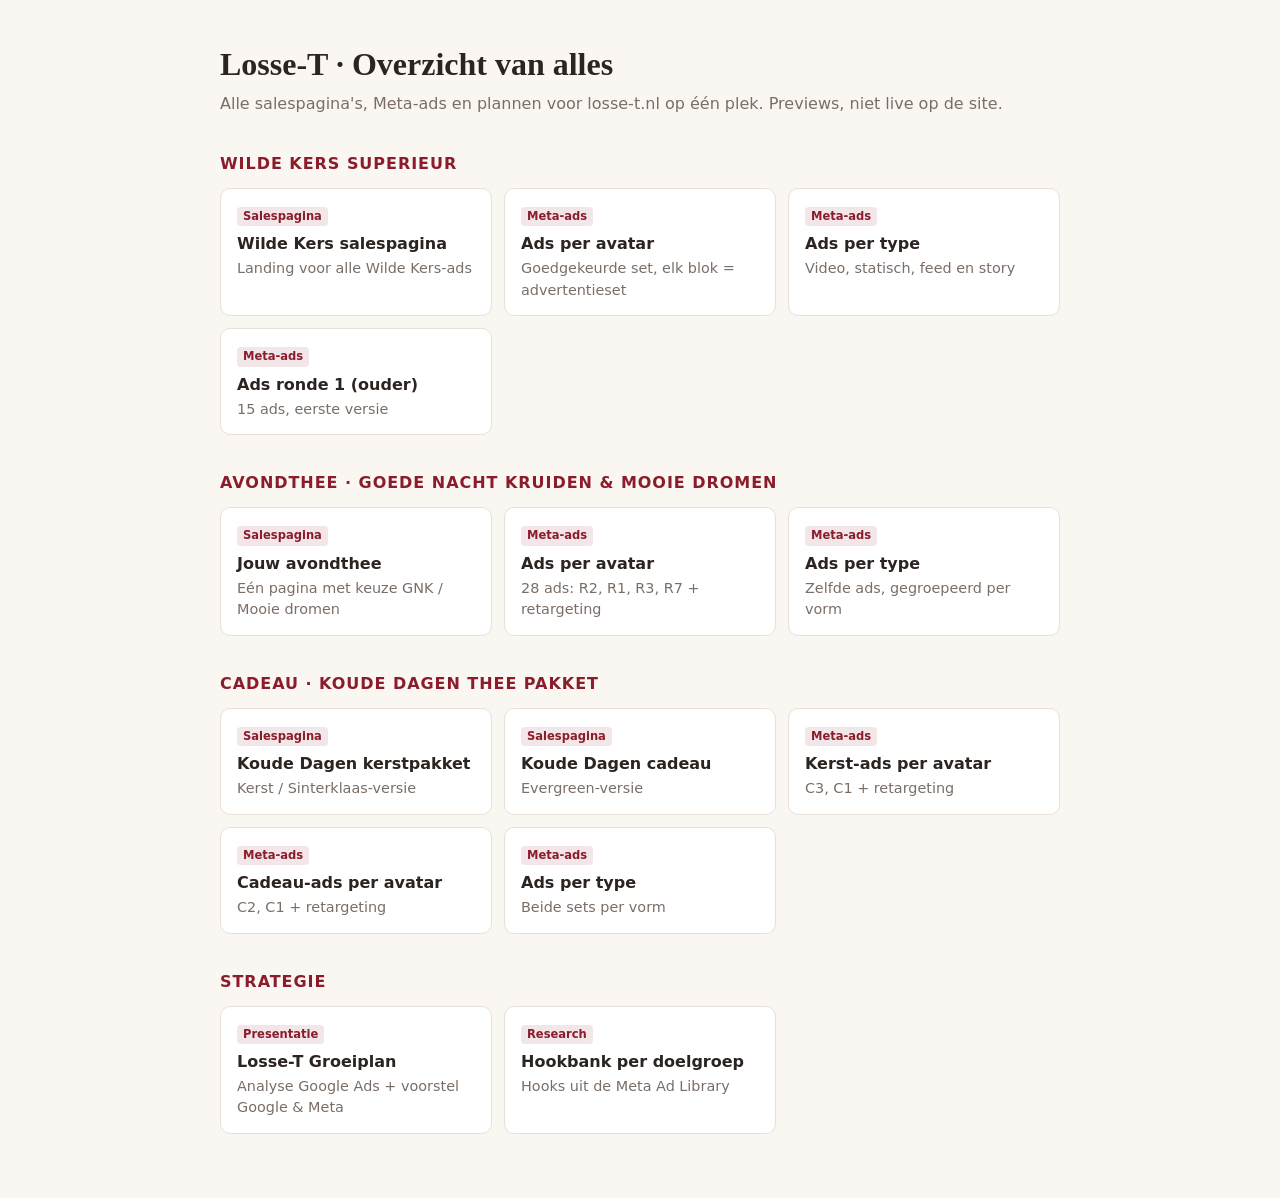
<file: index.html>
<!DOCTYPE html>
<meta name="robots" content="noindex,nofollow">
<html lang="nl">
<head>
<meta charset="utf-8">
<meta name="viewport" content="width=device-width, initial-scale=1">
<title>Losse-T · Overzicht van alles</title>
<style>
  :root{--ink:#2b2420;--muted:#7a6e66;--bg:#faf7f2;--card:#fff;--line:#e8e0d6;--accent:#8a1c2b}
  *{box-sizing:border-box}
  body{margin:0;font-family:system-ui,-apple-system,Segoe UI,Roboto,sans-serif;background:var(--bg);color:var(--ink);line-height:1.5}
  main{max-width:880px;margin:0 auto;padding:40px 20px 64px}
  h1{font-family:Georgia,serif;font-size:2rem;margin:0 0 4px}
  .sub{color:var(--muted);margin:0 0 32px}
  h2{font-size:1rem;text-transform:uppercase;letter-spacing:.06em;color:var(--accent);margin:36px 0 12px}
  .grid{display:grid;grid-template-columns:repeat(auto-fill,minmax(250px,1fr));gap:12px}
  a.card{display:block;background:var(--card);border:1px solid var(--line);border-radius:10px;padding:14px 16px;text-decoration:none;color:inherit;transition:border-color .15s,transform .15s}
  a.card:hover{border-color:var(--accent);transform:translateY(-1px)}
  .t{font-weight:600}
  .d{color:var(--muted);font-size:.9rem;margin-top:2px}
  .tag{display:inline-block;font-size:.72rem;font-weight:600;background:#f3e6e8;color:var(--accent);border-radius:4px;padding:1px 6px;margin-bottom:6px}
</style>
</head>
<body>
<main>
  <h1>Losse-T · Overzicht van alles</h1>
  <p class="sub">Alle salespagina's, Meta-ads en plannen voor losse-t.nl op één plek. Previews, niet live op de site.</p>

  <h2>Wilde Kers Superieur</h2>
  <div class="grid">
    <a class="card" href="/losse-t-preview/wilde-kers/"><span class="tag">Salespagina</span><div class="t">Wilde Kers salespagina</div><div class="d">Landing voor alle Wilde Kers-ads</div></a>
    <a class="card" href="/losse-t-preview/wilde-kers-ads/avatars.html"><span class="tag">Meta-ads</span><div class="t">Ads per avatar</div><div class="d">Goedgekeurde set, elk blok = advertentieset</div></a>
    <a class="card" href="/losse-t-preview/wilde-kers-ads/"><span class="tag">Meta-ads</span><div class="t">Ads per type</div><div class="d">Video, statisch, feed en story</div></a>
    <a class="card" href="https://claude.ai/artifact/VpKfRWcE4uWRPJuhxUkmTd"><span class="tag">Meta-ads</span><div class="t">Ads ronde 1 (ouder)</div><div class="d">15 ads, eerste versie</div></a>
  </div>

  <h2>Avondthee · Goede Nacht Kruiden &amp; Mooie dromen</h2>
  <div class="grid">
    <a class="card" href="/losse-t-preview/avondthee/"><span class="tag">Salespagina</span><div class="t">Jouw avondthee</div><div class="d">Eén pagina met keuze GNK / Mooie dromen</div></a>
    <a class="card" href="/losse-t-preview/avondthee-ads/avatars.html"><span class="tag">Meta-ads</span><div class="t">Ads per avatar</div><div class="d">28 ads: R2, R1, R3, R7 + retargeting</div></a>
    <a class="card" href="/losse-t-preview/avondthee-ads/"><span class="tag">Meta-ads</span><div class="t">Ads per type</div><div class="d">Zelfde ads, gegroepeerd per vorm</div></a>
  </div>

  <h2>Cadeau · Koude Dagen thee pakket</h2>
  <div class="grid">
    <a class="card" href="/losse-t-preview/koude-dagen/kerst.html"><span class="tag">Salespagina</span><div class="t">Koude Dagen kerstpakket</div><div class="d">Kerst / Sinterklaas-versie</div></a>
    <a class="card" href="/losse-t-preview/koude-dagen/"><span class="tag">Salespagina</span><div class="t">Koude Dagen cadeau</div><div class="d">Evergreen-versie</div></a>
    <a class="card" href="/losse-t-preview/koude-dagen-ads/kerst.html"><span class="tag">Meta-ads</span><div class="t">Kerst-ads per avatar</div><div class="d">C3, C1 + retargeting</div></a>
    <a class="card" href="/losse-t-preview/koude-dagen-ads/evergreen.html"><span class="tag">Meta-ads</span><div class="t">Cadeau-ads per avatar</div><div class="d">C2, C1 + retargeting</div></a>
    <a class="card" href="/losse-t-preview/koude-dagen-ads/"><span class="tag">Meta-ads</span><div class="t">Ads per type</div><div class="d">Beide sets per vorm</div></a>
  </div>

  <h2>Strategie</h2>
  <div class="grid">
    <a class="card" href="/losse-t-preview/groeiplan/"><span class="tag">Presentatie</span><div class="t">Losse-T Groeiplan</div><div class="d">Analyse Google Ads + voorstel Google &amp; Meta</div></a>
    <a class="card" href="/losse-t-preview/hookbank/"><span class="tag">Research</span><div class="t">Hookbank per doelgroep</div><div class="d">Hooks uit de Meta Ad Library</div></a>
  </div>
</main>
</body>
</html>
</file>
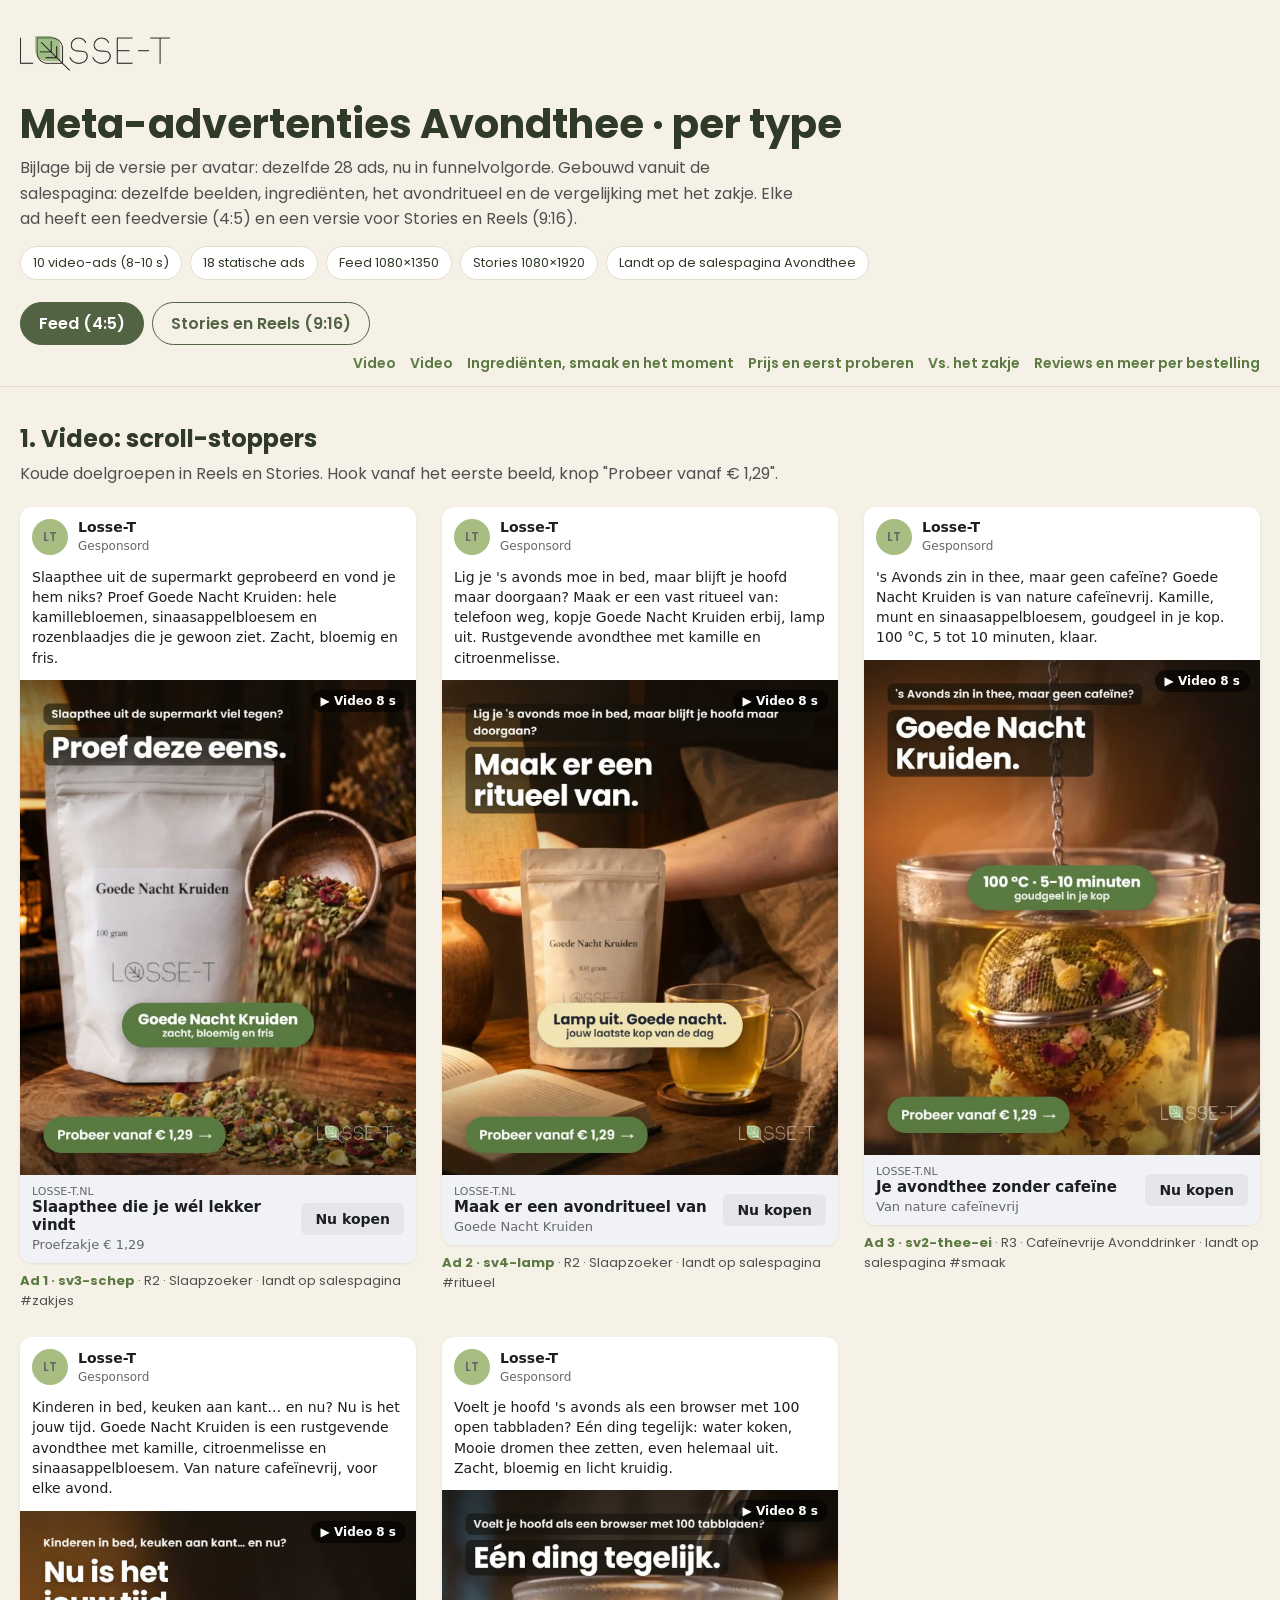
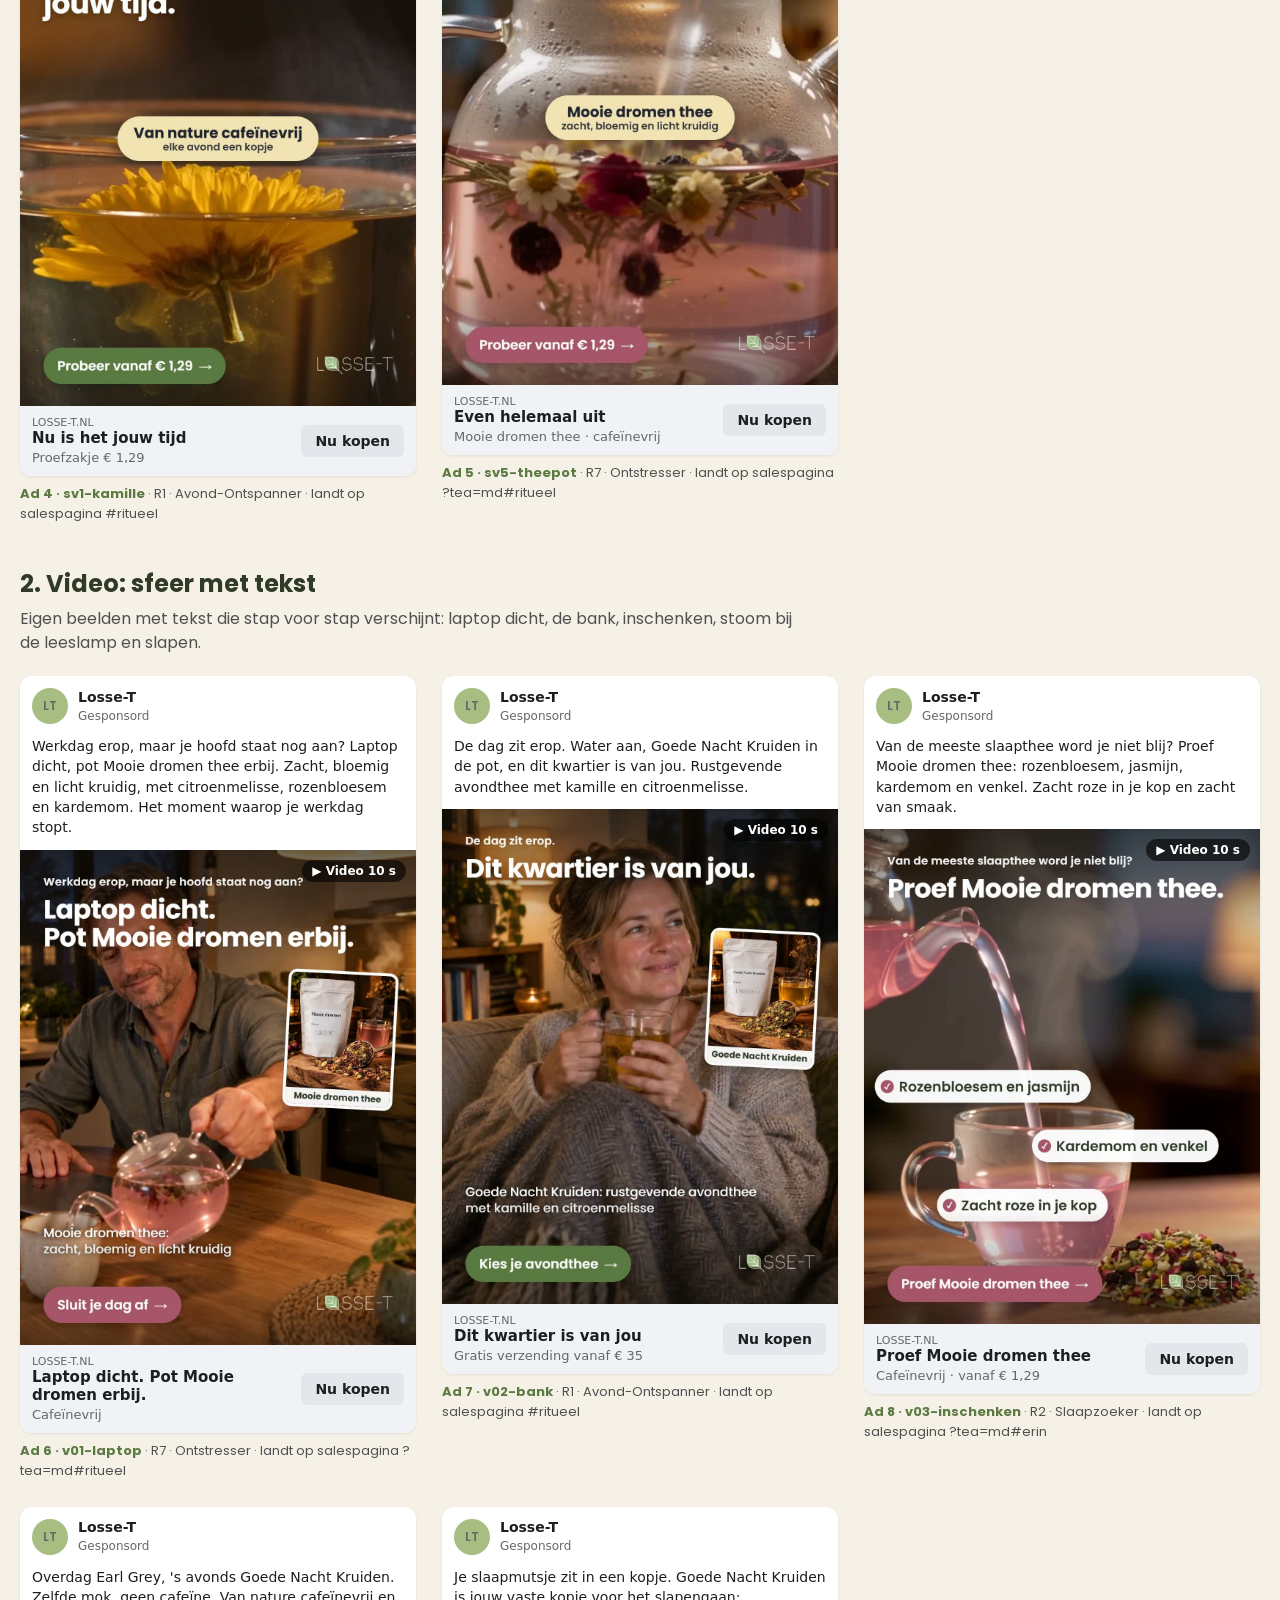
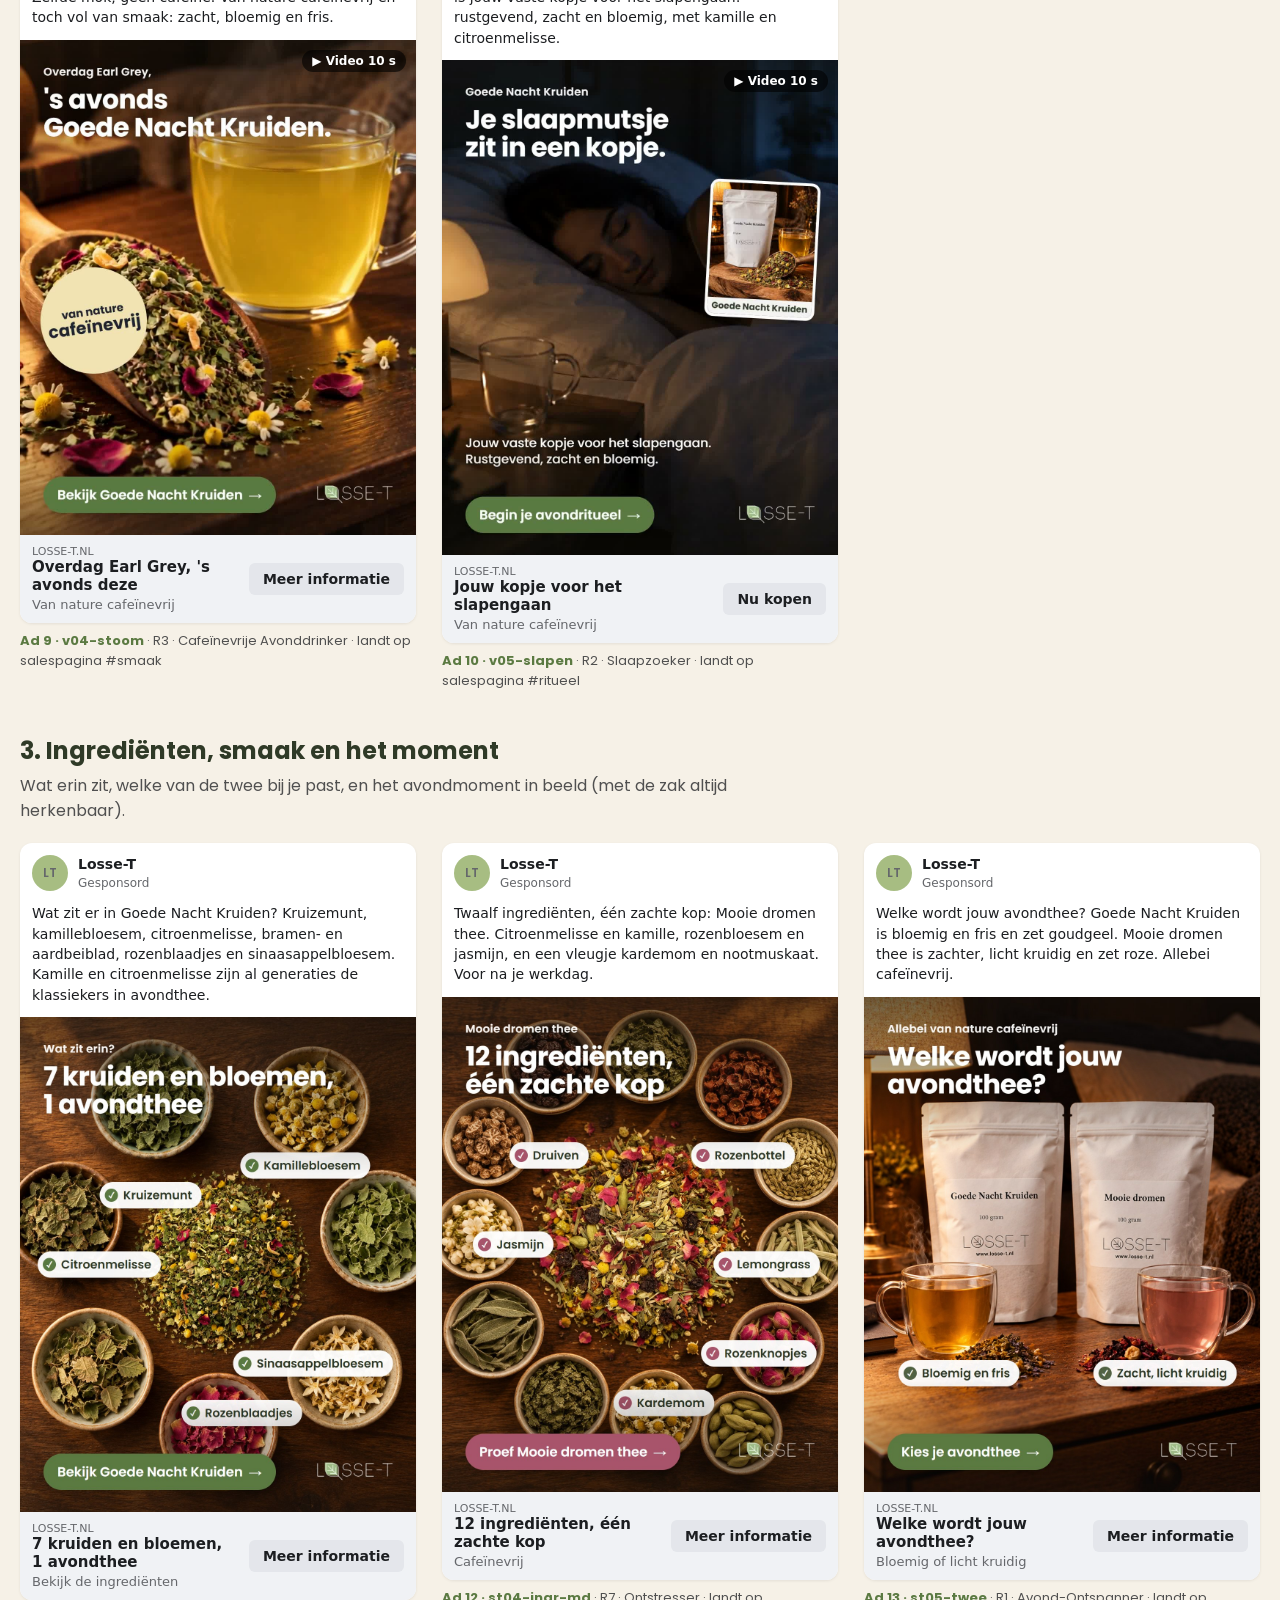
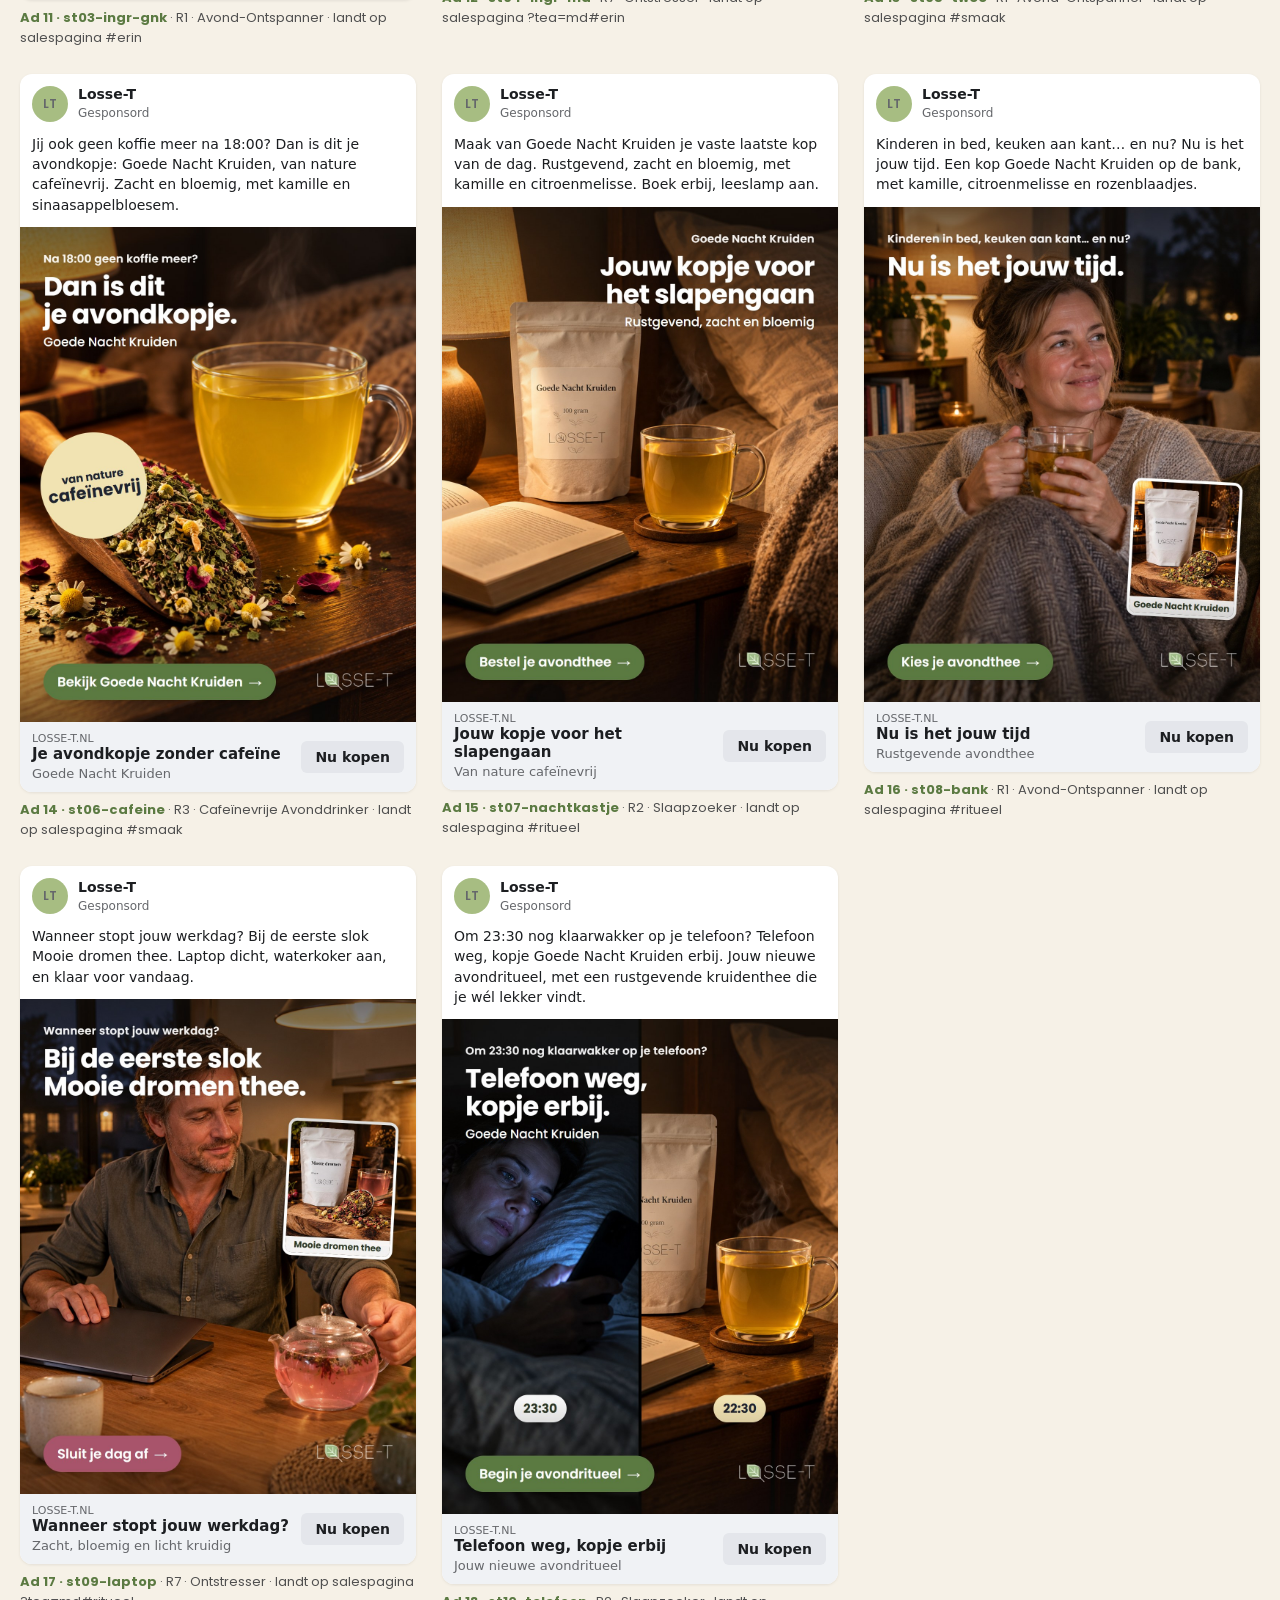
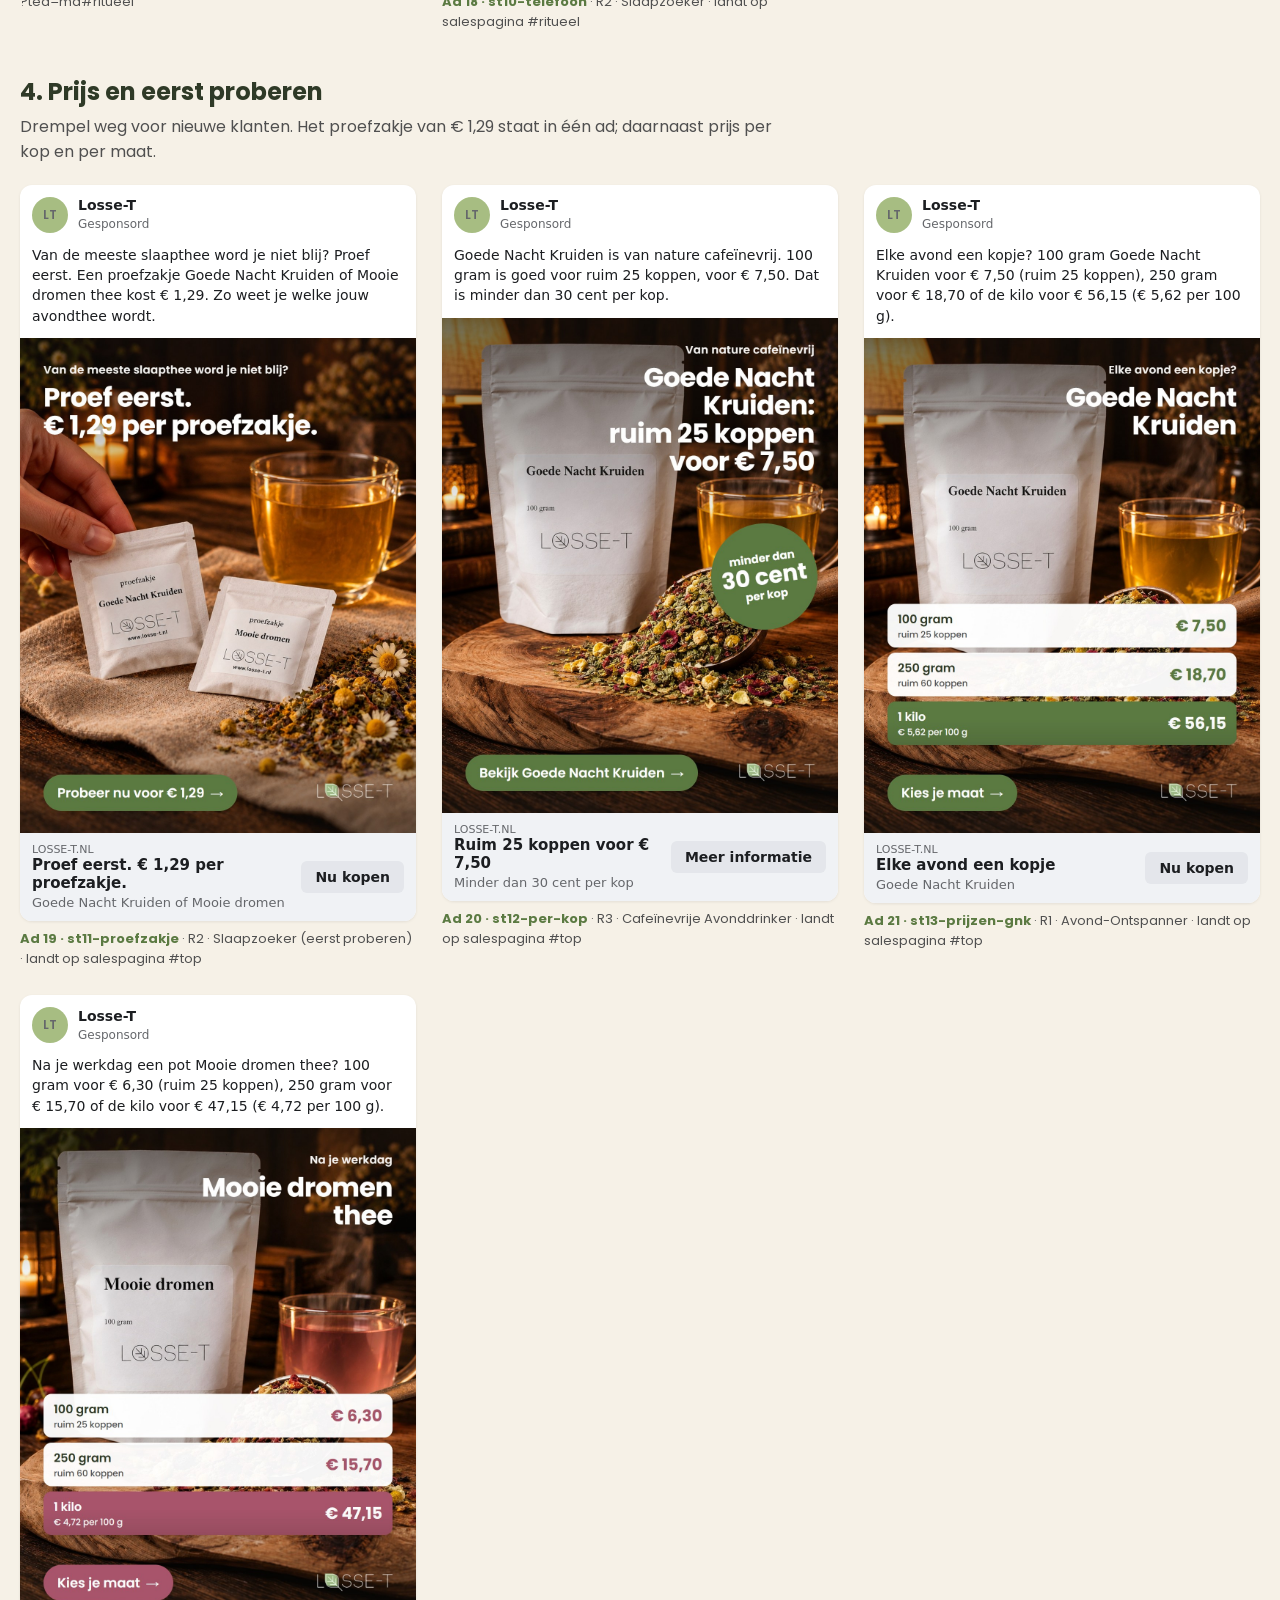
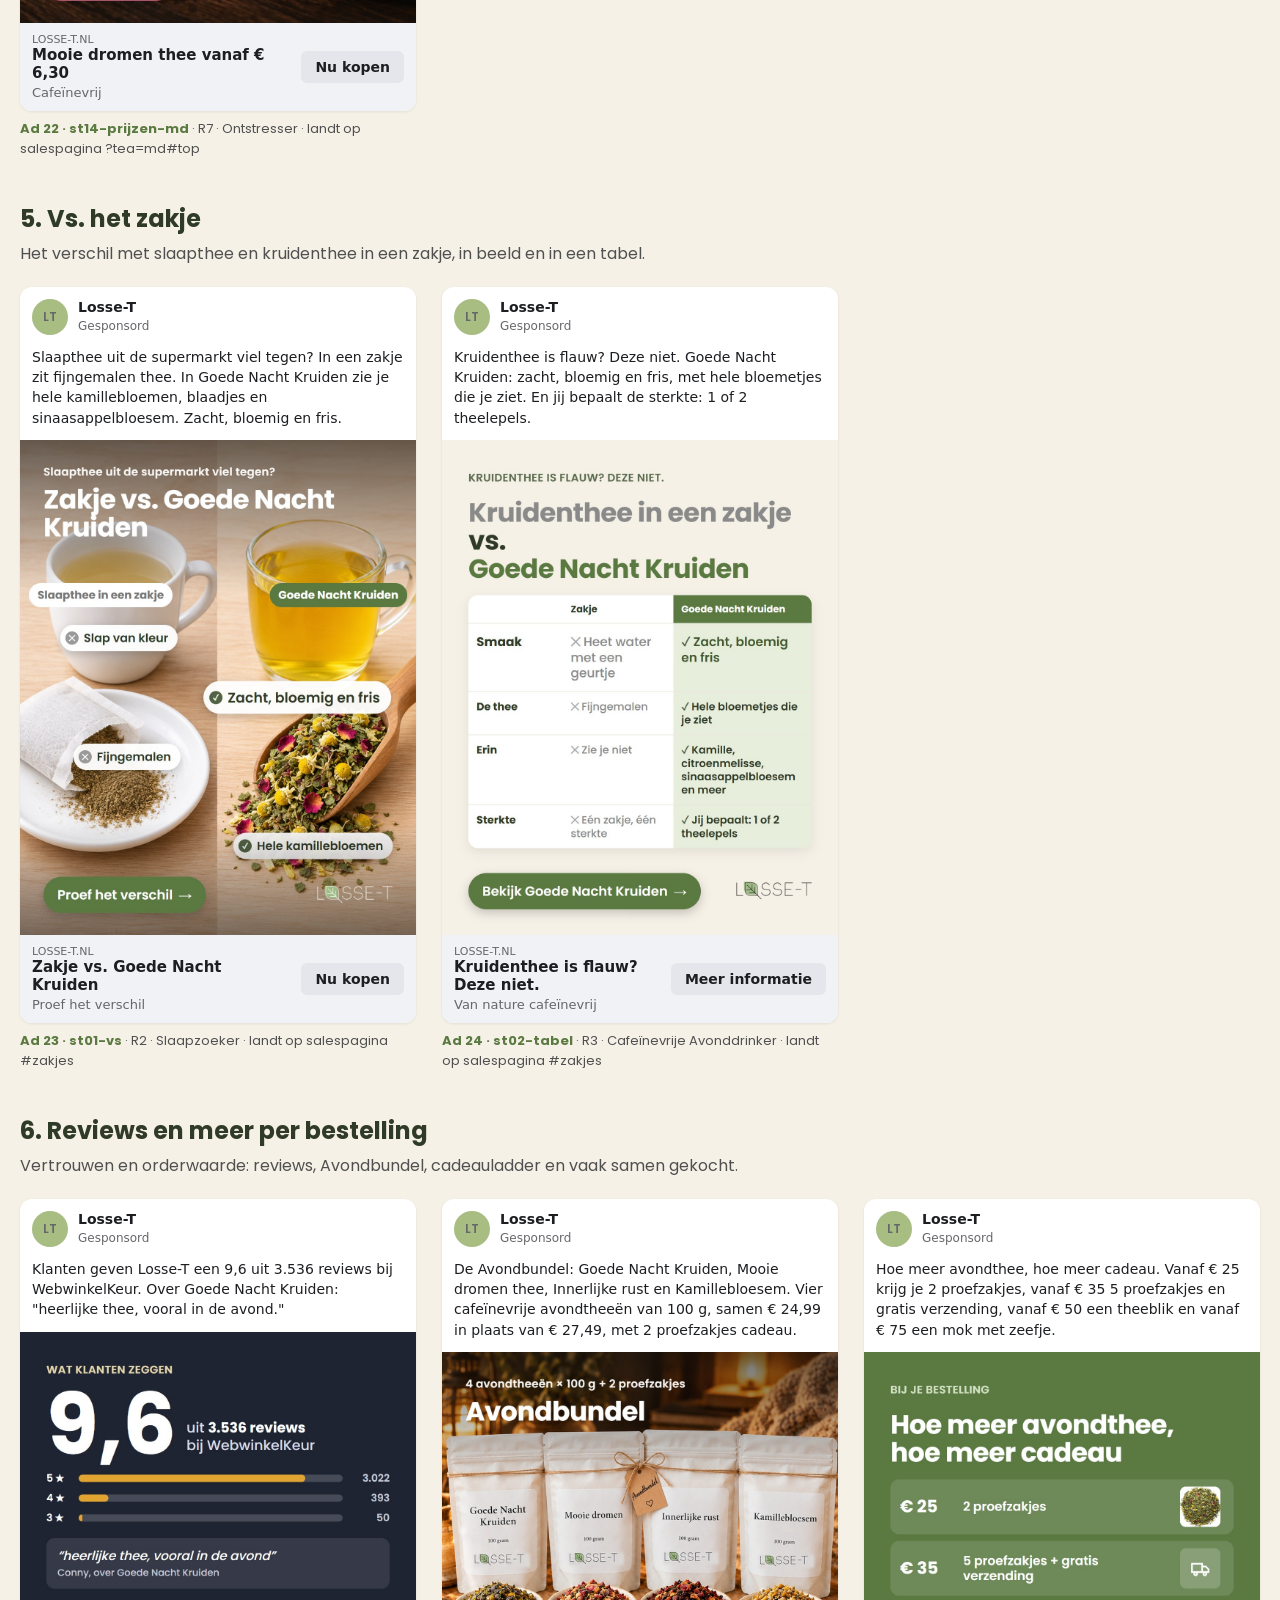
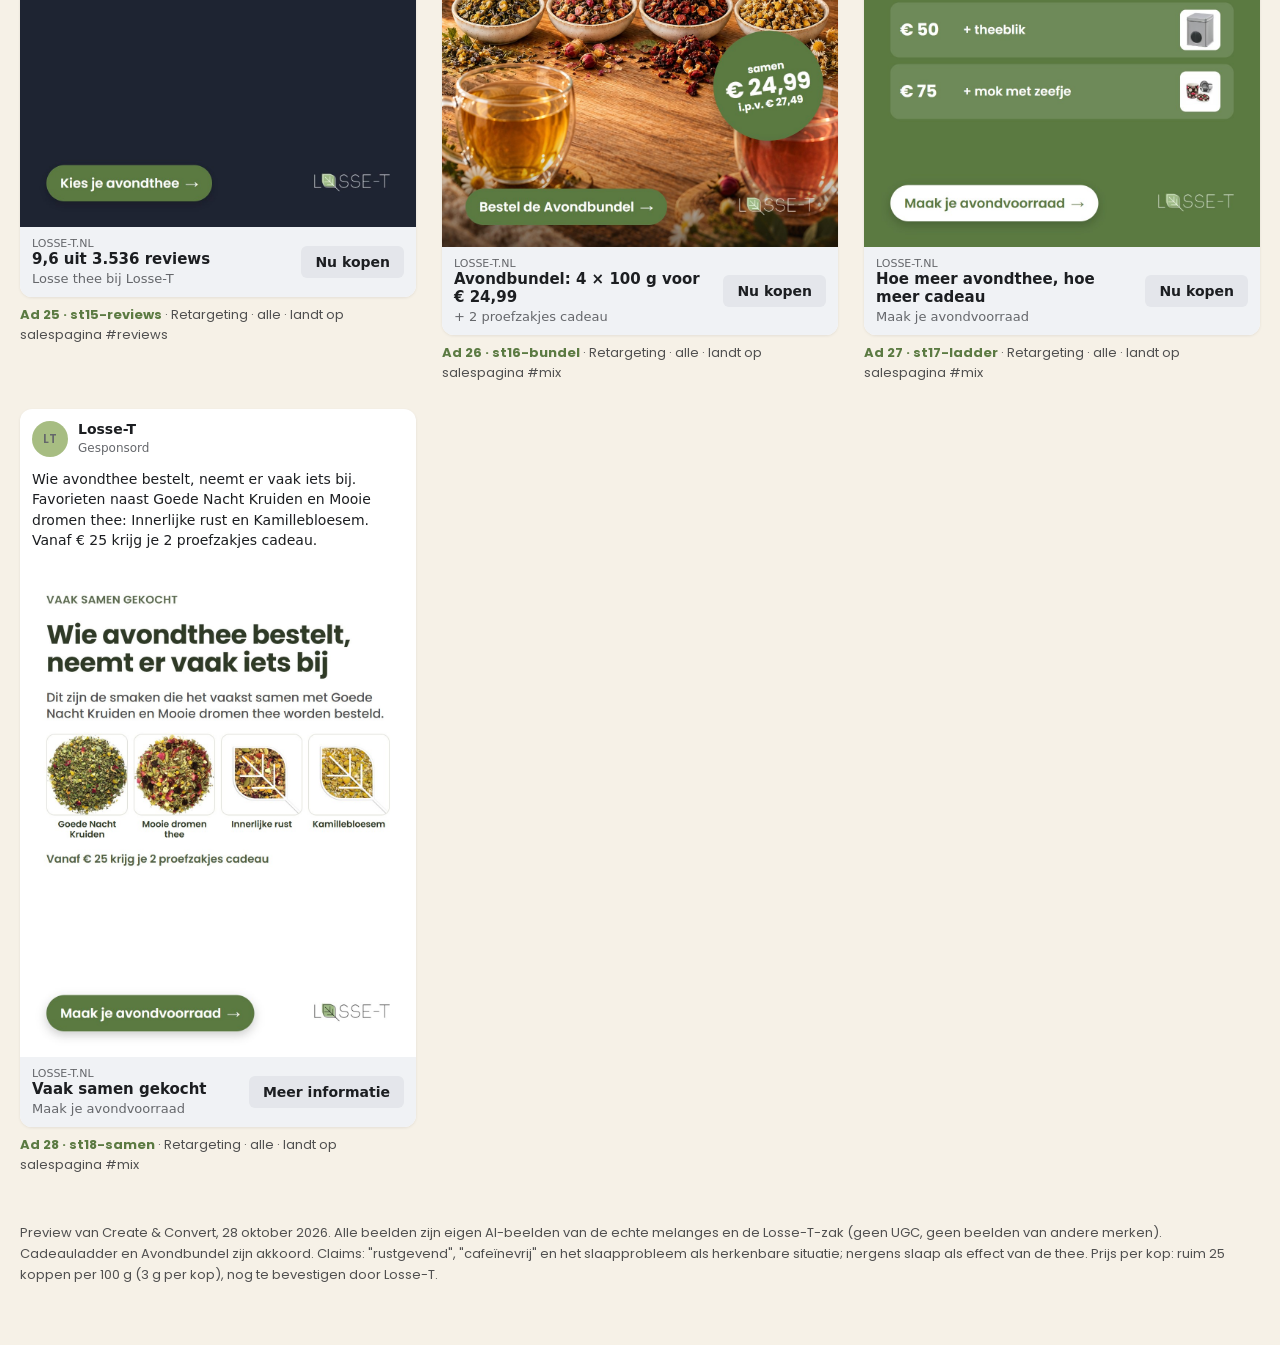
<file: avondthee-ads/index.html>
<!DOCTYPE html>
<meta name="robots" content="noindex,nofollow">
<meta name="viewport" content="width=device-width, initial-scale=1">
<meta charset="utf-8">
<title>Avondthee ads per type</title>
<meta name="claude:viewport-fit-sides" content="cover">
<link rel="stylesheet" href="https://fonts.googleapis.com/css2?family=Poppins:wght@400;500;600;700&display=swap">
<style>
:root{color-scheme:light;--room:#F6F1E7;--bos:#526344;--salie:#A7BD82;--antraciet:#505050;--kers:#5B7A42;--inkt:#2F3A27;--line:#e4dccd;--nacht:#1F2433}
*{box-sizing:border-box}
body{margin:0;font-family:Poppins,system-ui,sans-serif;background:var(--room);color:var(--antraciet);-webkit-font-smoothing:antialiased}
.gutter{padding-left:max(16px,env(safe-area-inset-left,0px));padding-right:max(16px,env(safe-area-inset-right,0px))}
.wrap{max-width:1240px;margin:0 auto}
header{padding-block:36px 10px}
header img{height:38px}
h1{font-size:clamp(26px,4vw,40px);font-weight:700;color:var(--inkt);margin:20px 0 8px;line-height:1.15;text-wrap:balance}
header p{max-width:780px;line-height:1.6;margin:0}
.wat{display:flex;flex-wrap:wrap;gap:8px;margin-top:14px}
.wat span{background:#fff;border:1px solid var(--line);border-radius:999px;padding:6px 12px;font-size:13px;color:var(--inkt)}
.schakel{position:sticky;top:env(safe-area-inset-top,0px);z-index:5;background:var(--room);border-bottom:1px solid var(--line);padding-block:12px}
body::before{content:"";position:fixed;inset:0 0 auto;height:env(safe-area-inset-top,0px);z-index:10;background:var(--room)}
.schakel .wrap{display:flex;gap:8px;flex-wrap:wrap;align-items:center}
.schakel button{font:inherit;font-weight:600;border:1.5px solid var(--bos);background:transparent;color:var(--bos);padding:8px 18px;border-radius:999px;cursor:pointer;min-height:42px}
.schakel button[aria-pressed=true]{background:var(--bos);color:#fff}
.schakel nav{margin-left:auto;display:flex;flex-wrap:wrap;gap:6px 14px;font-size:14px}
.schakel nav a{color:var(--kers);font-weight:600;text-decoration:none}
section{padding-block:34px 8px}
h2{font-size:24px;font-weight:700;color:var(--inkt);margin:0}
.uitleg{margin:6px 0 20px;max-width:780px;line-height:1.55}
.uitleg b{color:var(--inkt)}
.grid{display:grid;grid-template-columns:repeat(auto-fill,minmax(min(100%,300px),1fr));gap:26px}
.post{background:#fff;border-radius:12px;overflow:hidden;box-shadow:0 1px 3px rgba(0,0,0,.08);font-family:system-ui,-apple-system,"Segoe UI",sans-serif;color:#1c1e21}
.kp{display:flex;gap:10px;align-items:center;padding:12px}
.av{width:36px;height:36px;border-radius:50%;background:var(--salie);color:#fff;display:grid;place-items:center;font:600 13px Poppins,sans-serif}
.kp b{display:block;font-size:14px}.kp span{font-size:12px;color:#65676b}
.prim{font-size:14px;line-height:1.45;padding:0 12px 12px;margin:0}
.media{position:relative}
.media img,.media video{display:block;width:100%;height:auto;aspect-ratio:4/5;object-fit:cover;background:#eee}
body.story .media img,body.story .media video{aspect-ratio:9/16}
html{overflow-anchor:none}
.media .s{display:none}
body.story .media .f{display:none}body.story .media .s{display:block}
body.story .prim,body.story .cta{display:none}
.vtag{position:absolute;right:10px;top:10px;background:rgba(0,0,0,.6);color:#fff;font-size:12px;font-weight:600;padding:4px 10px;border-radius:999px}
.cta{display:flex;justify-content:space-between;align-items:center;gap:12px;padding:10px 12px;background:#f0f2f5}
.cta small{font-size:11px;color:#65676b;display:block}.cta b{font-size:15px;display:block}.cta span{font-size:13px;color:#65676b}
.cta a{flex:none;background:#e4e6eb;border-radius:6px;padding:8px 14px;font-weight:600;font-size:14px}
.meta{font-size:13px;margin:8px 0 0}.meta b{color:var(--kers)}
footer{padding-block:40px 60px;font-size:13px;line-height:1.6}
</style>
<header class="gutter"><div class="wrap">
<img src="logo.png" alt="Losse-T">
<h1>Meta-advertenties Avondthee · per type</h1>
<p>Bijlage bij de versie per avatar: dezelfde 28 ads, nu in funnelvolgorde. Gebouwd vanuit de salespagina: dezelfde beelden, ingrediënten, het avondritueel en de vergelijking met het zakje. Elke ad heeft een feedversie (4:5) en een versie voor Stories en Reels (9:16).</p>
<div class="wat"><span>10 video-ads (8-10 s)</span><span>18 statische ads</span><span>Feed 1080×1350</span><span>Stories 1080×1920</span><span>Landt op de salespagina Avondthee</span></div>
</div></header>
<div class="schakel gutter"><div class="wrap">
<button id="b-feed" aria-pressed="true">Feed (4:5)</button><button id="b-story" aria-pressed="false">Stories en Reels (9:16)</button>
<nav><a href="#stoppers">Video</a><a href="#video">Video</a><a href="#product">Ingrediënten, smaak en het moment</a><a href="#prijs">Prijs en eerst proberen</a><a href="#vs">Vs. het zakje</a><a href="#orderwaarde">Reviews en meer per bestelling</a></nav>
</div></div>
<section class="gutter" id="stoppers"><div class="wrap"><h2>1. Video: scroll-stoppers</h2><p class="uitleg">Koude doelgroepen in Reels en Stories. Hook vanaf het eerste beeld, knop "Probeer vanaf € 1,29".</p><div class="grid"><article class="ad"><div class="post">
 <div class="kp"><span class="av">LT</span><div><b>Losse-T</b><span>Gesponsord</span></div></div>
 <p class="prim">Slaapthee uit de supermarkt geprobeerd en vond je hem niks? Proef Goede Nacht Kruiden: hele kamillebloemen, sinaasappelbloesem en rozenblaadjes die je gewoon ziet. Zacht, bloemig en fris.</p>
 <div class="media"><video class="f" src="ads/sv3-schep-f.mp4" poster="ads/sv3-schep-f.jpg" muted loop playsinline preload="none"></video><video class="s" src="ads/sv3-schep-s.mp4" poster="ads/sv3-schep-s.jpg" muted loop playsinline preload="none"></video><span class="vtag">▶ Video 8 s</span></div>
 <div class="cta"><div><small>LOSSE-T.NL</small><b>Slaapthee die je wél lekker vindt</b><span>Proefzakje € 1,29</span></div><a>Nu kopen</a></div>
</div><p class="meta"><b>Ad 1 · sv3-schep</b> · R2 · Slaapzoeker · landt op salespagina #zakjes</p></article><article class="ad"><div class="post">
 <div class="kp"><span class="av">LT</span><div><b>Losse-T</b><span>Gesponsord</span></div></div>
 <p class="prim">Lig je 's avonds moe in bed, maar blijft je hoofd maar doorgaan? Maak er een vast ritueel van: telefoon weg, kopje Goede Nacht Kruiden erbij, lamp uit. Rustgevende avondthee met kamille en citroenmelisse.</p>
 <div class="media"><video class="f" src="ads/sv4-lamp-f.mp4" poster="ads/sv4-lamp-f.jpg" muted loop playsinline preload="none"></video><video class="s" src="ads/sv4-lamp-s.mp4" poster="ads/sv4-lamp-s.jpg" muted loop playsinline preload="none"></video><span class="vtag">▶ Video 8 s</span></div>
 <div class="cta"><div><small>LOSSE-T.NL</small><b>Maak er een avondritueel van</b><span>Goede Nacht Kruiden</span></div><a>Nu kopen</a></div>
</div><p class="meta"><b>Ad 2 · sv4-lamp</b> · R2 · Slaapzoeker · landt op salespagina #ritueel</p></article><article class="ad"><div class="post">
 <div class="kp"><span class="av">LT</span><div><b>Losse-T</b><span>Gesponsord</span></div></div>
 <p class="prim">'s Avonds zin in thee, maar geen cafeïne? Goede Nacht Kruiden is van nature cafeïnevrij. Kamille, munt en sinaasappelbloesem, goudgeel in je kop. 100 °C, 5 tot 10 minuten, klaar.</p>
 <div class="media"><video class="f" src="ads/sv2-thee-ei-f.mp4" poster="ads/sv2-thee-ei-f.jpg" muted loop playsinline preload="none"></video><video class="s" src="ads/sv2-thee-ei-s.mp4" poster="ads/sv2-thee-ei-s.jpg" muted loop playsinline preload="none"></video><span class="vtag">▶ Video 8 s</span></div>
 <div class="cta"><div><small>LOSSE-T.NL</small><b>Je avondthee zonder cafeïne</b><span>Van nature cafeïnevrij</span></div><a>Nu kopen</a></div>
</div><p class="meta"><b>Ad 3 · sv2-thee-ei</b> · R3 · Cafeïnevrije Avonddrinker · landt op salespagina #smaak</p></article><article class="ad"><div class="post">
 <div class="kp"><span class="av">LT</span><div><b>Losse-T</b><span>Gesponsord</span></div></div>
 <p class="prim">Kinderen in bed, keuken aan kant… en nu? Nu is het jouw tijd. Goede Nacht Kruiden is een rustgevende avondthee met kamille, citroenmelisse en sinaasappelbloesem. Van nature cafeïnevrij, voor elke avond.</p>
 <div class="media"><video class="f" src="ads/sv1-kamille-f.mp4" poster="ads/sv1-kamille-f.jpg" muted loop playsinline preload="none"></video><video class="s" src="ads/sv1-kamille-s.mp4" poster="ads/sv1-kamille-s.jpg" muted loop playsinline preload="none"></video><span class="vtag">▶ Video 8 s</span></div>
 <div class="cta"><div><small>LOSSE-T.NL</small><b>Nu is het jouw tijd</b><span>Proefzakje € 1,29</span></div><a>Nu kopen</a></div>
</div><p class="meta"><b>Ad 4 · sv1-kamille</b> · R1 · Avond-Ontspanner · landt op salespagina #ritueel</p></article><article class="ad"><div class="post">
 <div class="kp"><span class="av">LT</span><div><b>Losse-T</b><span>Gesponsord</span></div></div>
 <p class="prim">Voelt je hoofd 's avonds als een browser met 100 open tabbladen? Eén ding tegelijk: water koken, Mooie dromen thee zetten, even helemaal uit. Zacht, bloemig en licht kruidig.</p>
 <div class="media"><video class="f" src="ads/sv5-theepot-f.mp4" poster="ads/sv5-theepot-f.jpg" muted loop playsinline preload="none"></video><video class="s" src="ads/sv5-theepot-s.mp4" poster="ads/sv5-theepot-s.jpg" muted loop playsinline preload="none"></video><span class="vtag">▶ Video 8 s</span></div>
 <div class="cta"><div><small>LOSSE-T.NL</small><b>Even helemaal uit</b><span>Mooie dromen thee · cafeïnevrij</span></div><a>Nu kopen</a></div>
</div><p class="meta"><b>Ad 5 · sv5-theepot</b> · R7 · Ontstresser · landt op salespagina ?tea=md#ritueel</p></article></div></div></section><section class="gutter" id="video"><div class="wrap"><h2>2. Video: sfeer met tekst</h2><p class="uitleg">Eigen beelden met tekst die stap voor stap verschijnt: laptop dicht, de bank, inschenken, stoom bij de leeslamp en slapen.</p><div class="grid"><article class="ad"><div class="post">
 <div class="kp"><span class="av">LT</span><div><b>Losse-T</b><span>Gesponsord</span></div></div>
 <p class="prim">Werkdag erop, maar je hoofd staat nog aan? Laptop dicht, pot Mooie dromen thee erbij. Zacht, bloemig en licht kruidig, met citroenmelisse, rozenbloesem en kardemom. Het moment waarop je werkdag stopt.</p>
 <div class="media"><video class="f" src="ads/v01-laptop-f.mp4" poster="ads/v01-laptop-f.jpg" muted loop playsinline preload="none"></video><video class="s" src="ads/v01-laptop-s.mp4" poster="ads/v01-laptop-s.jpg" muted loop playsinline preload="none"></video><span class="vtag">▶ Video 10 s</span></div>
 <div class="cta"><div><small>LOSSE-T.NL</small><b>Laptop dicht. Pot Mooie dromen erbij.</b><span>Cafeïnevrij</span></div><a>Nu kopen</a></div>
</div><p class="meta"><b>Ad 6 · v01-laptop</b> · R7 · Ontstresser · landt op salespagina ?tea=md#ritueel</p></article><article class="ad"><div class="post">
 <div class="kp"><span class="av">LT</span><div><b>Losse-T</b><span>Gesponsord</span></div></div>
 <p class="prim">De dag zit erop. Water aan, Goede Nacht Kruiden in de pot, en dit kwartier is van jou. Rustgevende avondthee met kamille en citroenmelisse.</p>
 <div class="media"><video class="f" src="ads/v02-bank-f.mp4" poster="ads/v02-bank-f.jpg" muted loop playsinline preload="none"></video><video class="s" src="ads/v02-bank-s.mp4" poster="ads/v02-bank-s.jpg" muted loop playsinline preload="none"></video><span class="vtag">▶ Video 10 s</span></div>
 <div class="cta"><div><small>LOSSE-T.NL</small><b>Dit kwartier is van jou</b><span>Gratis verzending vanaf € 35</span></div><a>Nu kopen</a></div>
</div><p class="meta"><b>Ad 7 · v02-bank</b> · R1 · Avond-Ontspanner · landt op salespagina #ritueel</p></article><article class="ad"><div class="post">
 <div class="kp"><span class="av">LT</span><div><b>Losse-T</b><span>Gesponsord</span></div></div>
 <p class="prim">Van de meeste slaapthee word je niet blij? Proef Mooie dromen thee: rozenbloesem, jasmijn, kardemom en venkel. Zacht roze in je kop en zacht van smaak.</p>
 <div class="media"><video class="f" src="ads/v03-inschenken-f.mp4" poster="ads/v03-inschenken-f.jpg" muted loop playsinline preload="none"></video><video class="s" src="ads/v03-inschenken-s.mp4" poster="ads/v03-inschenken-s.jpg" muted loop playsinline preload="none"></video><span class="vtag">▶ Video 10 s</span></div>
 <div class="cta"><div><small>LOSSE-T.NL</small><b>Proef Mooie dromen thee</b><span>Cafeïnevrij · vanaf € 1,29</span></div><a>Nu kopen</a></div>
</div><p class="meta"><b>Ad 8 · v03-inschenken</b> · R2 · Slaapzoeker · landt op salespagina ?tea=md#erin</p></article><article class="ad"><div class="post">
 <div class="kp"><span class="av">LT</span><div><b>Losse-T</b><span>Gesponsord</span></div></div>
 <p class="prim">Overdag Earl Grey, 's avonds Goede Nacht Kruiden. Zelfde mok, geen cafeïne. Van nature cafeïnevrij en toch vol van smaak: zacht, bloemig en fris.</p>
 <div class="media"><video class="f" src="ads/v04-stoom-f.mp4" poster="ads/v04-stoom-f.jpg" muted loop playsinline preload="none"></video><video class="s" src="ads/v04-stoom-s.mp4" poster="ads/v04-stoom-s.jpg" muted loop playsinline preload="none"></video><span class="vtag">▶ Video 10 s</span></div>
 <div class="cta"><div><small>LOSSE-T.NL</small><b>Overdag Earl Grey, 's avonds deze</b><span>Van nature cafeïnevrij</span></div><a>Meer informatie</a></div>
</div><p class="meta"><b>Ad 9 · v04-stoom</b> · R3 · Cafeïnevrije Avonddrinker · landt op salespagina #smaak</p></article><article class="ad"><div class="post">
 <div class="kp"><span class="av">LT</span><div><b>Losse-T</b><span>Gesponsord</span></div></div>
 <p class="prim">Je slaapmutsje zit in een kopje. Goede Nacht Kruiden is jouw vaste kopje voor het slapengaan: rustgevend, zacht en bloemig, met kamille en citroenmelisse.</p>
 <div class="media"><video class="f" src="ads/v05-slapen-f.mp4" poster="ads/v05-slapen-f.jpg" muted loop playsinline preload="none"></video><video class="s" src="ads/v05-slapen-s.mp4" poster="ads/v05-slapen-s.jpg" muted loop playsinline preload="none"></video><span class="vtag">▶ Video 10 s</span></div>
 <div class="cta"><div><small>LOSSE-T.NL</small><b>Jouw kopje voor het slapengaan</b><span>Van nature cafeïnevrij</span></div><a>Nu kopen</a></div>
</div><p class="meta"><b>Ad 10 · v05-slapen</b> · R2 · Slaapzoeker · landt op salespagina #ritueel</p></article></div></div></section><section class="gutter" id="product"><div class="wrap"><h2>3. Ingrediënten, smaak en het moment</h2><p class="uitleg">Wat erin zit, welke van de twee bij je past, en het avondmoment in beeld (met de zak altijd herkenbaar).</p><div class="grid"><article class="ad"><div class="post">
 <div class="kp"><span class="av">LT</span><div><b>Losse-T</b><span>Gesponsord</span></div></div>
 <p class="prim">Wat zit er in Goede Nacht Kruiden? Kruizemunt, kamillebloesem, citroenmelisse, bramen- en aardbeiblad, rozenblaadjes en sinaasappelbloesem. Kamille en citroenmelisse zijn al generaties de klassiekers in avondthee.</p>
 <div class="media"><img class="f" src="ads/st03-ingr-gnk-f.jpg" alt="" loading="lazy"><img class="s" src="ads/st03-ingr-gnk-s.jpg" alt="" loading="lazy"></div>
 <div class="cta"><div><small>LOSSE-T.NL</small><b>7 kruiden en bloemen, 1 avondthee</b><span>Bekijk de ingrediënten</span></div><a>Meer informatie</a></div>
</div><p class="meta"><b>Ad 11 · st03-ingr-gnk</b> · R1 · Avond-Ontspanner · landt op salespagina #erin</p></article><article class="ad"><div class="post">
 <div class="kp"><span class="av">LT</span><div><b>Losse-T</b><span>Gesponsord</span></div></div>
 <p class="prim">Twaalf ingrediënten, één zachte kop: Mooie dromen thee. Citroenmelisse en kamille, rozenbloesem en jasmijn, en een vleugje kardemom en nootmuskaat. Voor na je werkdag.</p>
 <div class="media"><img class="f" src="ads/st04-ingr-md-f.jpg" alt="" loading="lazy"><img class="s" src="ads/st04-ingr-md-s.jpg" alt="" loading="lazy"></div>
 <div class="cta"><div><small>LOSSE-T.NL</small><b>12 ingrediënten, één zachte kop</b><span>Cafeïnevrij</span></div><a>Meer informatie</a></div>
</div><p class="meta"><b>Ad 12 · st04-ingr-md</b> · R7 · Ontstresser · landt op salespagina ?tea=md#erin</p></article><article class="ad"><div class="post">
 <div class="kp"><span class="av">LT</span><div><b>Losse-T</b><span>Gesponsord</span></div></div>
 <p class="prim">Welke wordt jouw avondthee? Goede Nacht Kruiden is bloemig en fris en zet goudgeel. Mooie dromen thee is zachter, licht kruidig en zet roze. Allebei cafeïnevrij.</p>
 <div class="media"><img class="f" src="ads/st05-twee-f.jpg" alt="" loading="lazy"><img class="s" src="ads/st05-twee-s.jpg" alt="" loading="lazy"></div>
 <div class="cta"><div><small>LOSSE-T.NL</small><b>Welke wordt jouw avondthee?</b><span>Bloemig of licht kruidig</span></div><a>Meer informatie</a></div>
</div><p class="meta"><b>Ad 13 · st05-twee</b> · R1 · Avond-Ontspanner · landt op salespagina #smaak</p></article><article class="ad"><div class="post">
 <div class="kp"><span class="av">LT</span><div><b>Losse-T</b><span>Gesponsord</span></div></div>
 <p class="prim">Jij ook geen koffie meer na 18:00? Dan is dit je avondkopje: Goede Nacht Kruiden, van nature cafeïnevrij. Zacht en bloemig, met kamille en sinaasappelbloesem.</p>
 <div class="media"><img class="f" src="ads/st06-cafeine-f.jpg" alt="" loading="lazy"><img class="s" src="ads/st06-cafeine-s.jpg" alt="" loading="lazy"></div>
 <div class="cta"><div><small>LOSSE-T.NL</small><b>Je avondkopje zonder cafeïne</b><span>Goede Nacht Kruiden</span></div><a>Nu kopen</a></div>
</div><p class="meta"><b>Ad 14 · st06-cafeine</b> · R3 · Cafeïnevrije Avonddrinker · landt op salespagina #smaak</p></article><article class="ad"><div class="post">
 <div class="kp"><span class="av">LT</span><div><b>Losse-T</b><span>Gesponsord</span></div></div>
 <p class="prim">Maak van Goede Nacht Kruiden je vaste laatste kop van de dag. Rustgevend, zacht en bloemig, met kamille en citroenmelisse. Boek erbij, leeslamp aan.</p>
 <div class="media"><img class="f" src="ads/st07-nachtkastje-f.jpg" alt="" loading="lazy"><img class="s" src="ads/st07-nachtkastje-s.jpg" alt="" loading="lazy"></div>
 <div class="cta"><div><small>LOSSE-T.NL</small><b>Jouw kopje voor het slapengaan</b><span>Van nature cafeïnevrij</span></div><a>Nu kopen</a></div>
</div><p class="meta"><b>Ad 15 · st07-nachtkastje</b> · R2 · Slaapzoeker · landt op salespagina #ritueel</p></article><article class="ad"><div class="post">
 <div class="kp"><span class="av">LT</span><div><b>Losse-T</b><span>Gesponsord</span></div></div>
 <p class="prim">Kinderen in bed, keuken aan kant… en nu? Nu is het jouw tijd. Een kop Goede Nacht Kruiden op de bank, met kamille, citroenmelisse en rozenblaadjes.</p>
 <div class="media"><img class="f" src="ads/st08-bank-f.jpg" alt="" loading="lazy"><img class="s" src="ads/st08-bank-s.jpg" alt="" loading="lazy"></div>
 <div class="cta"><div><small>LOSSE-T.NL</small><b>Nu is het jouw tijd</b><span>Rustgevende avondthee</span></div><a>Nu kopen</a></div>
</div><p class="meta"><b>Ad 16 · st08-bank</b> · R1 · Avond-Ontspanner · landt op salespagina #ritueel</p></article><article class="ad"><div class="post">
 <div class="kp"><span class="av">LT</span><div><b>Losse-T</b><span>Gesponsord</span></div></div>
 <p class="prim">Wanneer stopt jouw werkdag? Bij de eerste slok Mooie dromen thee. Laptop dicht, waterkoker aan, en klaar voor vandaag.</p>
 <div class="media"><img class="f" src="ads/st09-laptop-f.jpg" alt="" loading="lazy"><img class="s" src="ads/st09-laptop-s.jpg" alt="" loading="lazy"></div>
 <div class="cta"><div><small>LOSSE-T.NL</small><b>Wanneer stopt jouw werkdag?</b><span>Zacht, bloemig en licht kruidig</span></div><a>Nu kopen</a></div>
</div><p class="meta"><b>Ad 17 · st09-laptop</b> · R7 · Ontstresser · landt op salespagina ?tea=md#ritueel</p></article><article class="ad"><div class="post">
 <div class="kp"><span class="av">LT</span><div><b>Losse-T</b><span>Gesponsord</span></div></div>
 <p class="prim">Om 23:30 nog klaarwakker op je telefoon? Telefoon weg, kopje Goede Nacht Kruiden erbij. Jouw nieuwe avondritueel, met een rustgevende kruidenthee die je wél lekker vindt.</p>
 <div class="media"><img class="f" src="ads/st10-telefoon-f.jpg" alt="" loading="lazy"><img class="s" src="ads/st10-telefoon-s.jpg" alt="" loading="lazy"></div>
 <div class="cta"><div><small>LOSSE-T.NL</small><b>Telefoon weg, kopje erbij</b><span>Jouw nieuwe avondritueel</span></div><a>Nu kopen</a></div>
</div><p class="meta"><b>Ad 18 · st10-telefoon</b> · R2 · Slaapzoeker · landt op salespagina #ritueel</p></article></div></div></section><section class="gutter" id="prijs"><div class="wrap"><h2>4. Prijs en eerst proberen</h2><p class="uitleg">Drempel weg voor nieuwe klanten. Het proefzakje van € 1,29 staat in één ad; daarnaast prijs per kop en per maat.</p><div class="grid"><article class="ad"><div class="post">
 <div class="kp"><span class="av">LT</span><div><b>Losse-T</b><span>Gesponsord</span></div></div>
 <p class="prim">Van de meeste slaapthee word je niet blij? Proef eerst. Een proefzakje Goede Nacht Kruiden of Mooie dromen thee kost € 1,29. Zo weet je welke jouw avondthee wordt.</p>
 <div class="media"><img class="f" src="ads/st11-proefzakje-f.jpg" alt="" loading="lazy"><img class="s" src="ads/st11-proefzakje-s.jpg" alt="" loading="lazy"></div>
 <div class="cta"><div><small>LOSSE-T.NL</small><b>Proef eerst. € 1,29 per proefzakje.</b><span>Goede Nacht Kruiden of Mooie dromen</span></div><a>Nu kopen</a></div>
</div><p class="meta"><b>Ad 19 · st11-proefzakje</b> · R2 · Slaapzoeker (eerst proberen) · landt op salespagina #top</p></article><article class="ad"><div class="post">
 <div class="kp"><span class="av">LT</span><div><b>Losse-T</b><span>Gesponsord</span></div></div>
 <p class="prim">Goede Nacht Kruiden is van nature cafeïnevrij. 100 gram is goed voor ruim 25 koppen, voor € 7,50. Dat is minder dan 30 cent per kop.</p>
 <div class="media"><img class="f" src="ads/st12-per-kop-f.jpg" alt="" loading="lazy"><img class="s" src="ads/st12-per-kop-s.jpg" alt="" loading="lazy"></div>
 <div class="cta"><div><small>LOSSE-T.NL</small><b>Ruim 25 koppen voor € 7,50</b><span>Minder dan 30 cent per kop</span></div><a>Meer informatie</a></div>
</div><p class="meta"><b>Ad 20 · st12-per-kop</b> · R3 · Cafeïnevrije Avonddrinker · landt op salespagina #top</p></article><article class="ad"><div class="post">
 <div class="kp"><span class="av">LT</span><div><b>Losse-T</b><span>Gesponsord</span></div></div>
 <p class="prim">Elke avond een kopje? 100 gram Goede Nacht Kruiden voor € 7,50 (ruim 25 koppen), 250 gram voor € 18,70 of de kilo voor € 56,15 (€ 5,62 per 100 g).</p>
 <div class="media"><img class="f" src="ads/st13-prijzen-gnk-f.jpg" alt="" loading="lazy"><img class="s" src="ads/st13-prijzen-gnk-s.jpg" alt="" loading="lazy"></div>
 <div class="cta"><div><small>LOSSE-T.NL</small><b>Elke avond een kopje</b><span>Goede Nacht Kruiden</span></div><a>Nu kopen</a></div>
</div><p class="meta"><b>Ad 21 · st13-prijzen-gnk</b> · R1 · Avond-Ontspanner · landt op salespagina #top</p></article><article class="ad"><div class="post">
 <div class="kp"><span class="av">LT</span><div><b>Losse-T</b><span>Gesponsord</span></div></div>
 <p class="prim">Na je werkdag een pot Mooie dromen thee? 100 gram voor € 6,30 (ruim 25 koppen), 250 gram voor € 15,70 of de kilo voor € 47,15 (€ 4,72 per 100 g).</p>
 <div class="media"><img class="f" src="ads/st14-prijzen-md-f.jpg" alt="" loading="lazy"><img class="s" src="ads/st14-prijzen-md-s.jpg" alt="" loading="lazy"></div>
 <div class="cta"><div><small>LOSSE-T.NL</small><b>Mooie dromen thee vanaf € 6,30</b><span>Cafeïnevrij</span></div><a>Nu kopen</a></div>
</div><p class="meta"><b>Ad 22 · st14-prijzen-md</b> · R7 · Ontstresser · landt op salespagina ?tea=md#top</p></article></div></div></section><section class="gutter" id="vs"><div class="wrap"><h2>5. Vs. het zakje</h2><p class="uitleg">Het verschil met slaapthee en kruidenthee in een zakje, in beeld en in een tabel.</p><div class="grid"><article class="ad"><div class="post">
 <div class="kp"><span class="av">LT</span><div><b>Losse-T</b><span>Gesponsord</span></div></div>
 <p class="prim">Slaapthee uit de supermarkt viel tegen? In een zakje zit fijngemalen thee. In Goede Nacht Kruiden zie je hele kamillebloemen, blaadjes en sinaasappelbloesem. Zacht, bloemig en fris.</p>
 <div class="media"><img class="f" src="ads/st01-vs-f.jpg" alt="" loading="lazy"><img class="s" src="ads/st01-vs-s.jpg" alt="" loading="lazy"></div>
 <div class="cta"><div><small>LOSSE-T.NL</small><b>Zakje vs. Goede Nacht Kruiden</b><span>Proef het verschil</span></div><a>Nu kopen</a></div>
</div><p class="meta"><b>Ad 23 · st01-vs</b> · R2 · Slaapzoeker · landt op salespagina #zakjes</p></article><article class="ad"><div class="post">
 <div class="kp"><span class="av">LT</span><div><b>Losse-T</b><span>Gesponsord</span></div></div>
 <p class="prim">Kruidenthee is flauw? Deze niet. Goede Nacht Kruiden: zacht, bloemig en fris, met hele bloemetjes die je ziet. En jij bepaalt de sterkte: 1 of 2 theelepels.</p>
 <div class="media"><img class="f" src="ads/st02-tabel-f.jpg" alt="" loading="lazy"><img class="s" src="ads/st02-tabel-s.jpg" alt="" loading="lazy"></div>
 <div class="cta"><div><small>LOSSE-T.NL</small><b>Kruidenthee is flauw? Deze niet.</b><span>Van nature cafeïnevrij</span></div><a>Meer informatie</a></div>
</div><p class="meta"><b>Ad 24 · st02-tabel</b> · R3 · Cafeïnevrije Avonddrinker · landt op salespagina #zakjes</p></article></div></div></section><section class="gutter" id="orderwaarde"><div class="wrap"><h2>6. Reviews en meer per bestelling</h2><p class="uitleg">Vertrouwen en orderwaarde: reviews, Avondbundel, cadeauladder en vaak samen gekocht.</p><div class="grid"><article class="ad"><div class="post">
 <div class="kp"><span class="av">LT</span><div><b>Losse-T</b><span>Gesponsord</span></div></div>
 <p class="prim">Klanten geven Losse-T een 9,6 uit 3.536 reviews bij WebwinkelKeur. Over Goede Nacht Kruiden: "heerlijke thee, vooral in de avond."</p>
 <div class="media"><img class="f" src="ads/st15-reviews-f.jpg" alt="" loading="lazy"><img class="s" src="ads/st15-reviews-s.jpg" alt="" loading="lazy"></div>
 <div class="cta"><div><small>LOSSE-T.NL</small><b>9,6 uit 3.536 reviews</b><span>Losse thee bij Losse-T</span></div><a>Nu kopen</a></div>
</div><p class="meta"><b>Ad 25 · st15-reviews</b> · Retargeting · alle · landt op salespagina #reviews</p></article><article class="ad"><div class="post">
 <div class="kp"><span class="av">LT</span><div><b>Losse-T</b><span>Gesponsord</span></div></div>
 <p class="prim">De Avondbundel: Goede Nacht Kruiden, Mooie dromen thee, Innerlijke rust en Kamillebloesem. Vier cafeïnevrije avondtheeën van 100 g, samen € 24,99 in plaats van € 27,49, met 2 proefzakjes cadeau.</p>
 <div class="media"><img class="f" src="ads/st16-bundel-f.jpg" alt="" loading="lazy"><img class="s" src="ads/st16-bundel-s.jpg" alt="" loading="lazy"></div>
 <div class="cta"><div><small>LOSSE-T.NL</small><b>Avondbundel: 4 × 100 g voor € 24,99</b><span>+ 2 proefzakjes cadeau</span></div><a>Nu kopen</a></div>
</div><p class="meta"><b>Ad 26 · st16-bundel</b> · Retargeting · alle · landt op salespagina #mix</p></article><article class="ad"><div class="post">
 <div class="kp"><span class="av">LT</span><div><b>Losse-T</b><span>Gesponsord</span></div></div>
 <p class="prim">Hoe meer avondthee, hoe meer cadeau. Vanaf € 25 krijg je 2 proefzakjes, vanaf € 35 5 proefzakjes en gratis verzending, vanaf € 50 een theeblik en vanaf € 75 een mok met zeefje.</p>
 <div class="media"><img class="f" src="ads/st17-ladder-f.jpg" alt="" loading="lazy"><img class="s" src="ads/st17-ladder-s.jpg" alt="" loading="lazy"></div>
 <div class="cta"><div><small>LOSSE-T.NL</small><b>Hoe meer avondthee, hoe meer cadeau</b><span>Maak je avondvoorraad</span></div><a>Nu kopen</a></div>
</div><p class="meta"><b>Ad 27 · st17-ladder</b> · Retargeting · alle · landt op salespagina #mix</p></article><article class="ad"><div class="post">
 <div class="kp"><span class="av">LT</span><div><b>Losse-T</b><span>Gesponsord</span></div></div>
 <p class="prim">Wie avondthee bestelt, neemt er vaak iets bij. Favorieten naast Goede Nacht Kruiden en Mooie dromen thee: Innerlijke rust en Kamillebloesem. Vanaf € 25 krijg je 2 proefzakjes cadeau.</p>
 <div class="media"><img class="f" src="ads/st18-samen-f.jpg" alt="" loading="lazy"><img class="s" src="ads/st18-samen-s.jpg" alt="" loading="lazy"></div>
 <div class="cta"><div><small>LOSSE-T.NL</small><b>Vaak samen gekocht</b><span>Maak je avondvoorraad</span></div><a>Meer informatie</a></div>
</div><p class="meta"><b>Ad 28 · st18-samen</b> · Retargeting · alle · landt op salespagina #mix</p></article></div></div></section><footer class="gutter"><div class="wrap">Preview van Create &amp; Convert, 28 oktober 2026. Alle beelden zijn eigen AI-beelden van de echte melanges en de Losse-T-zak (geen UGC, geen beelden van andere merken). Cadeauladder en Avondbundel zijn akkoord. Claims: "rustgevend", "cafeïnevrij" en het slaapprobleem als herkenbare situatie; nergens slaap als effect van de thee. Prijs per kop: ruim 25 koppen per 100 g (3 g per kop), nog te bevestigen door Losse-T.</div></footer><script>
var bf=document.getElementById('b-feed'),bs=document.getElementById('b-story');
function zet(st){document.body.classList.toggle('story',st);bf.setAttribute('aria-pressed',!st);bs.setAttribute('aria-pressed',st);document.querySelectorAll('video').forEach(function(v){v.pause();io.unobserve(v);io.observe(v);});}
bf.onclick=function(){zet(false)};bs.onclick=function(){zet(true)};
if('scrollRestoration' in history)history.scrollRestoration='manual';
if(!location.hash)window.scrollTo(0,0);
var io=new IntersectionObserver(function(es){es.forEach(function(e){var v=e.target;if(e.isIntersecting&&v.offsetParent){v.play().catch(function(){});}else{v.pause();}});},{rootMargin:'100px'});
document.querySelectorAll('video').forEach(function(v){io.observe(v);});
</script>
</file>
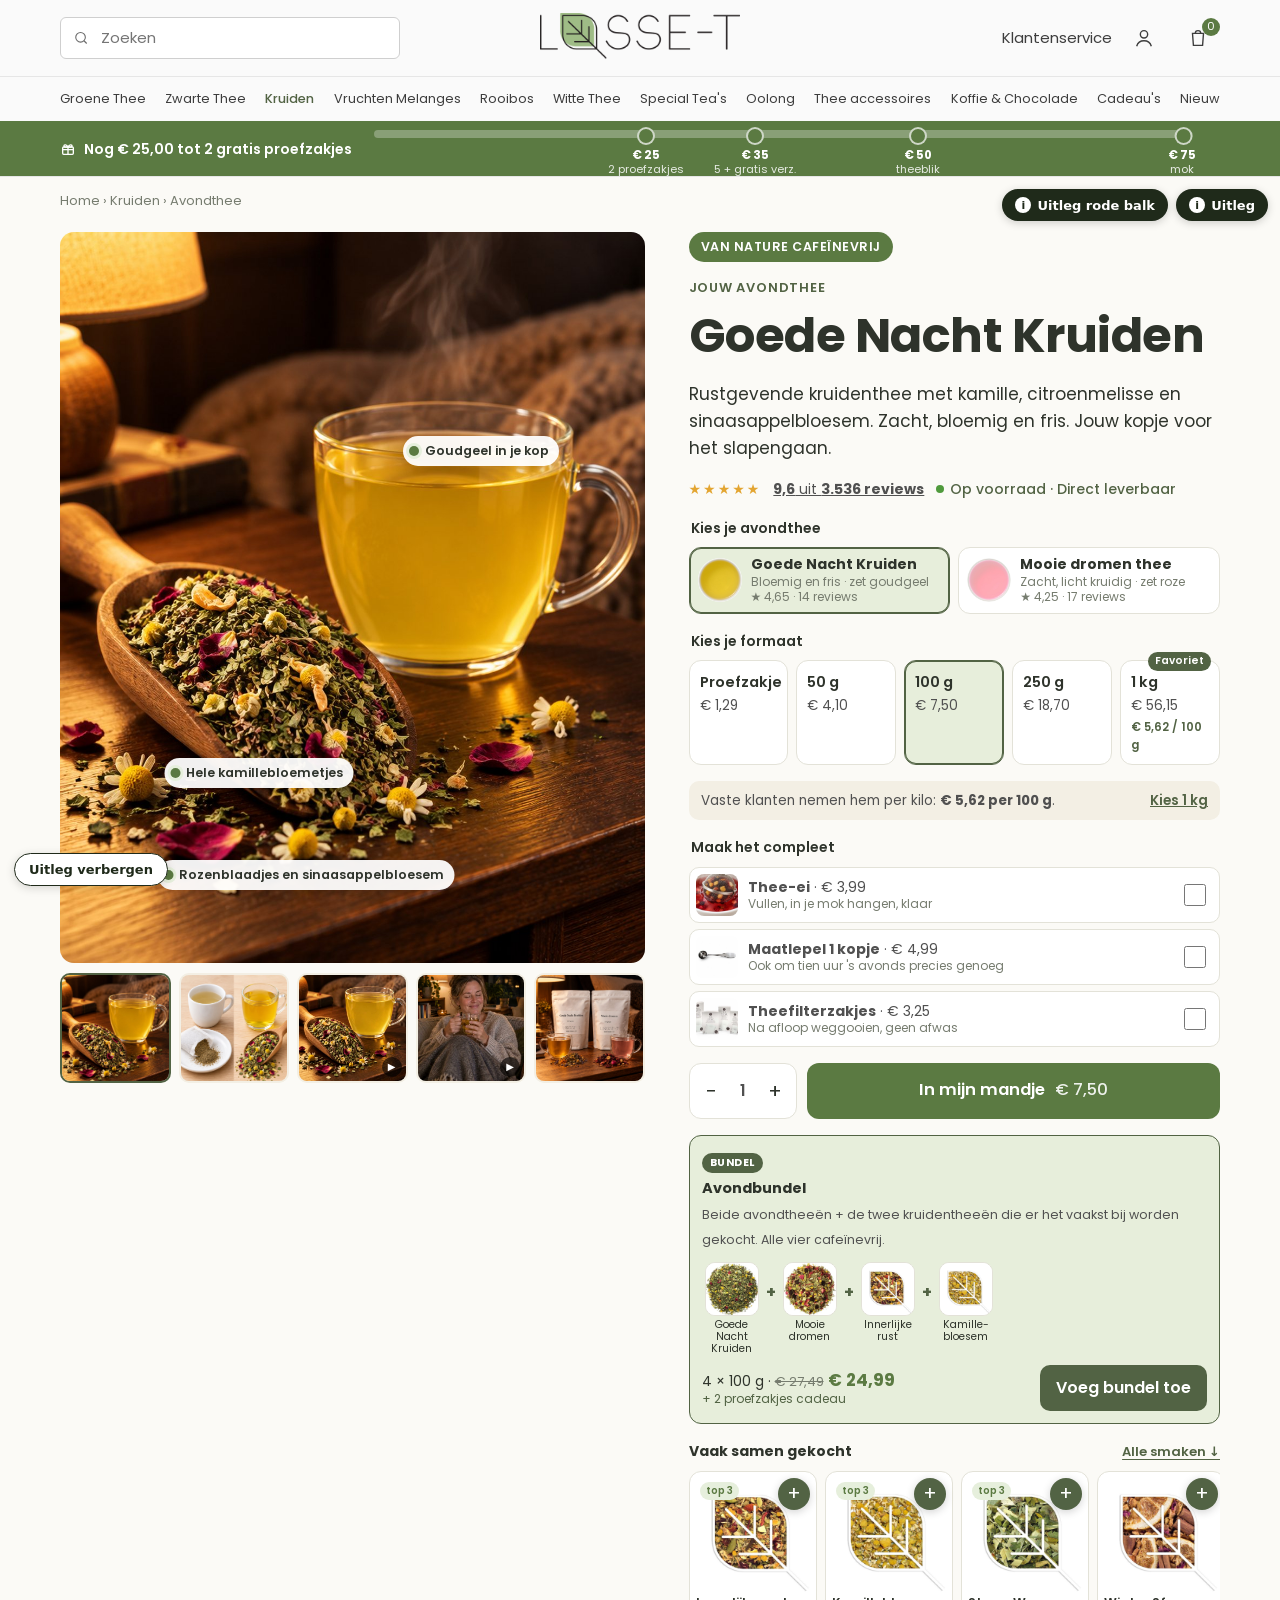
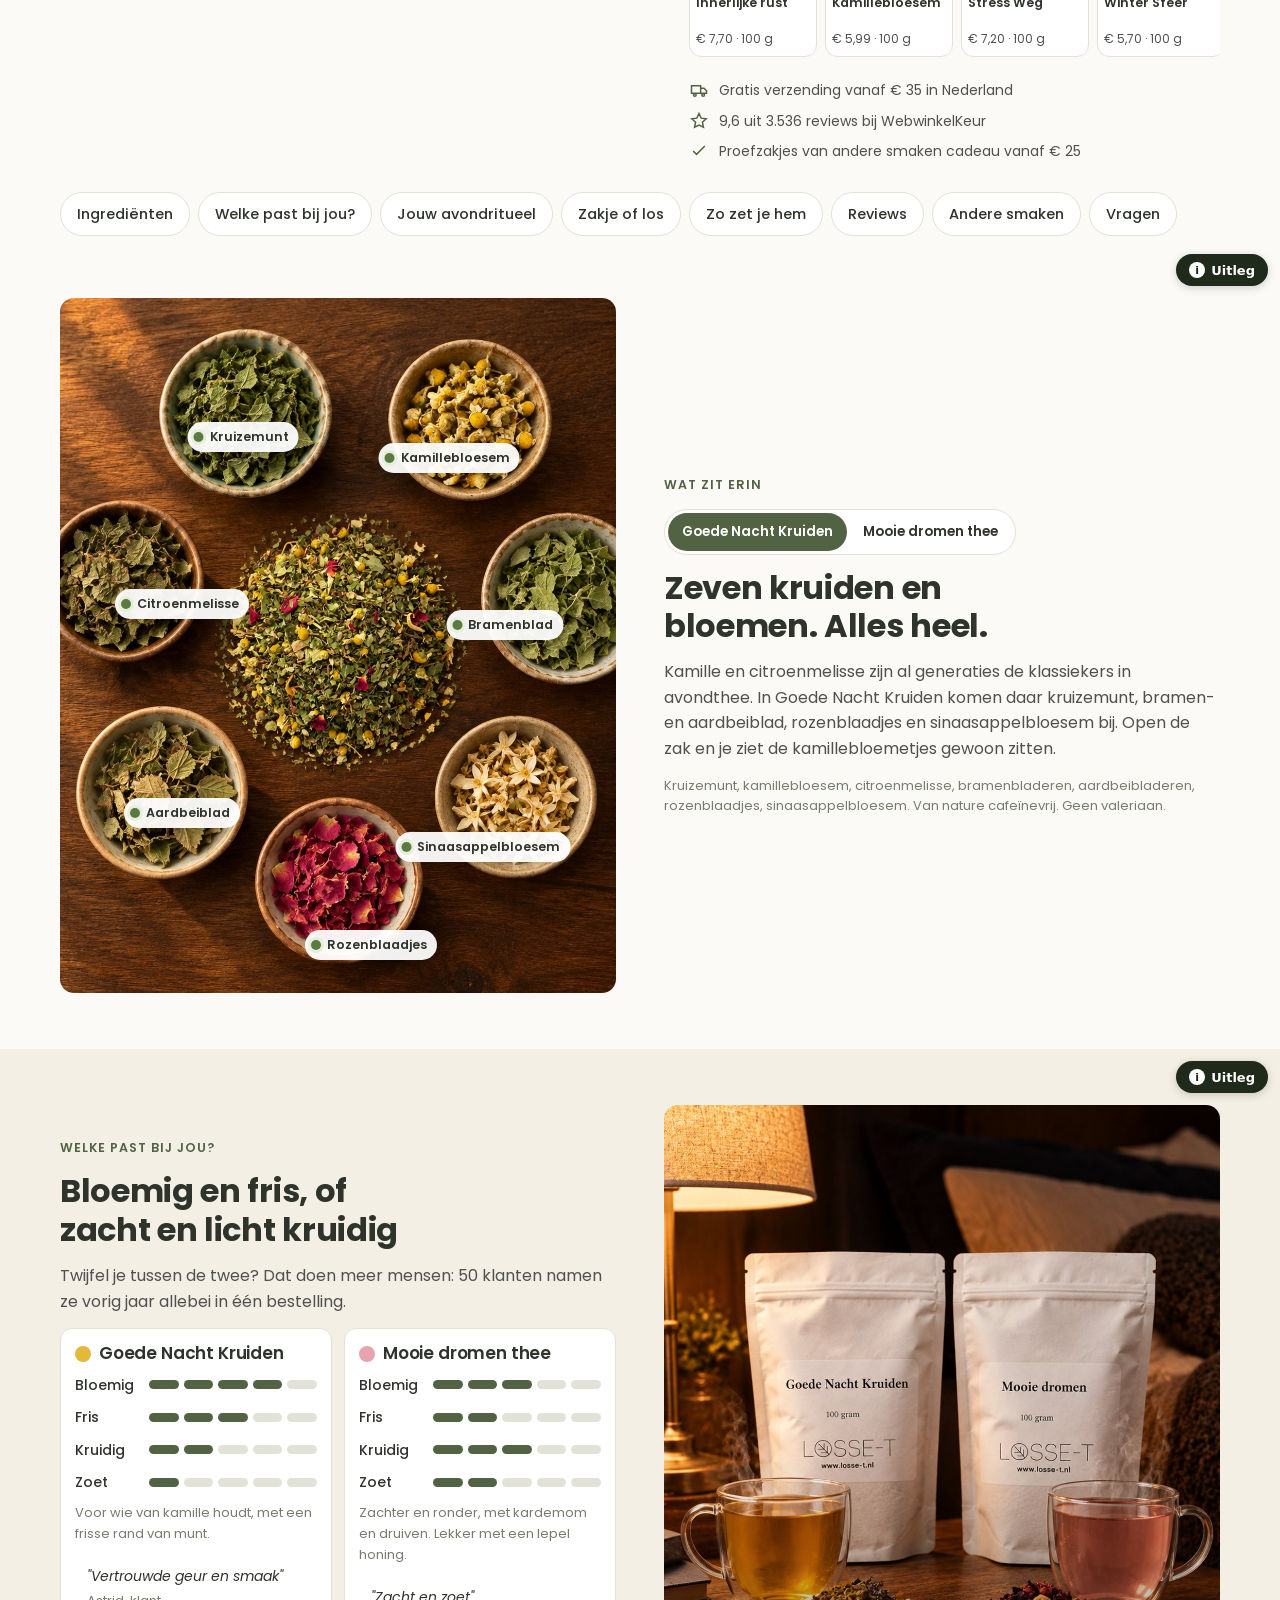
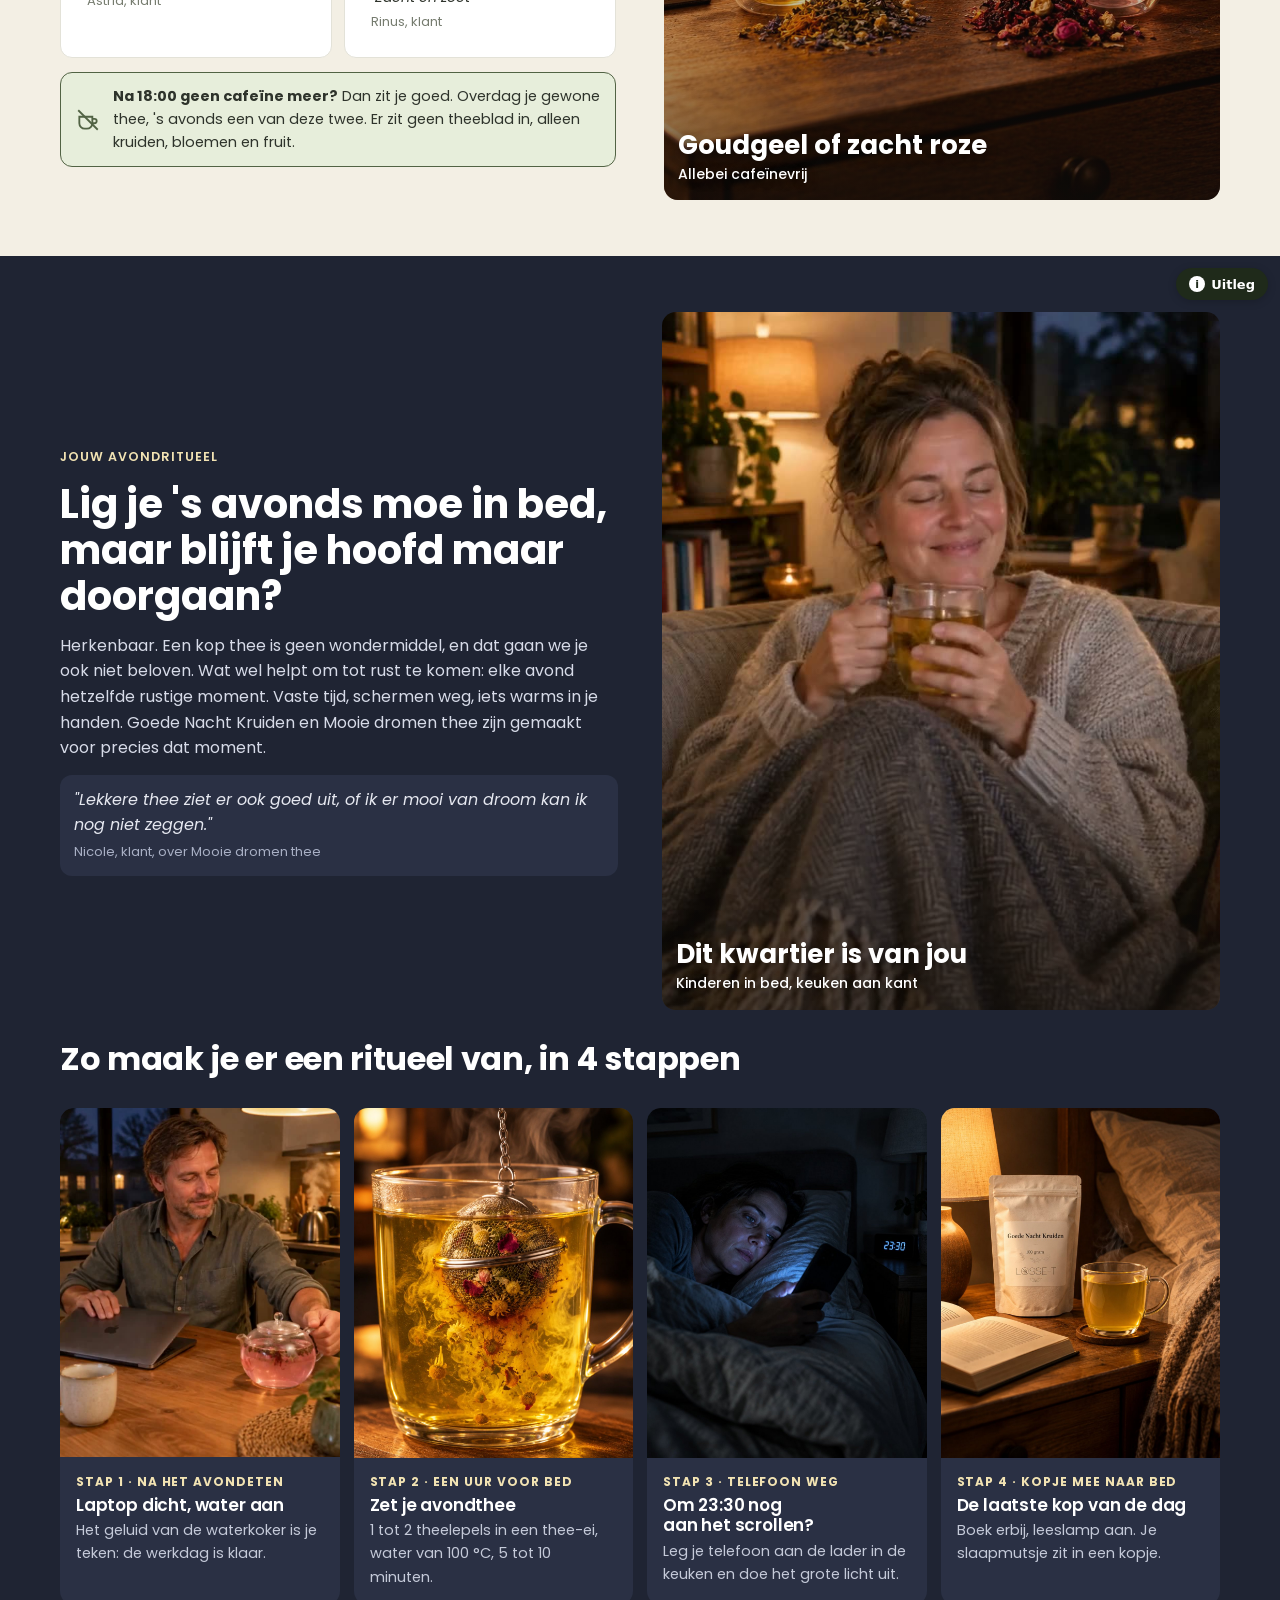
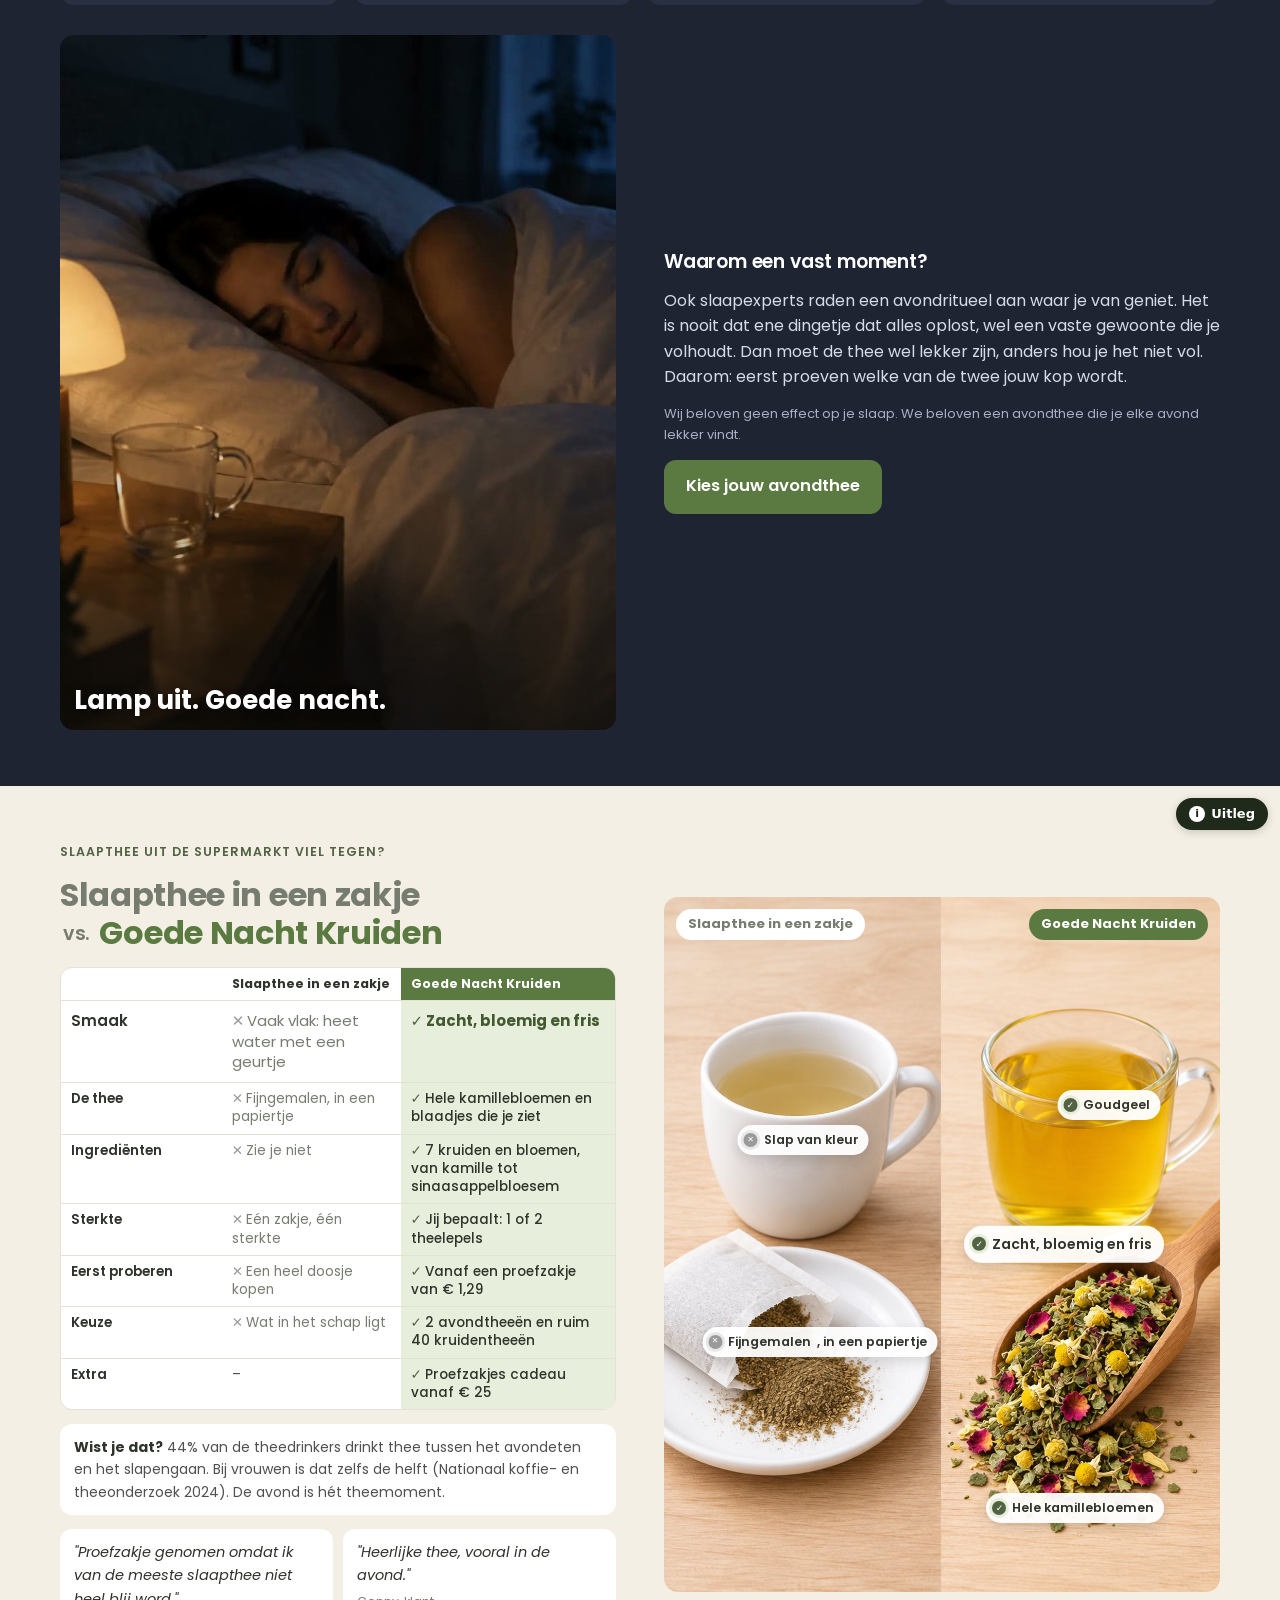
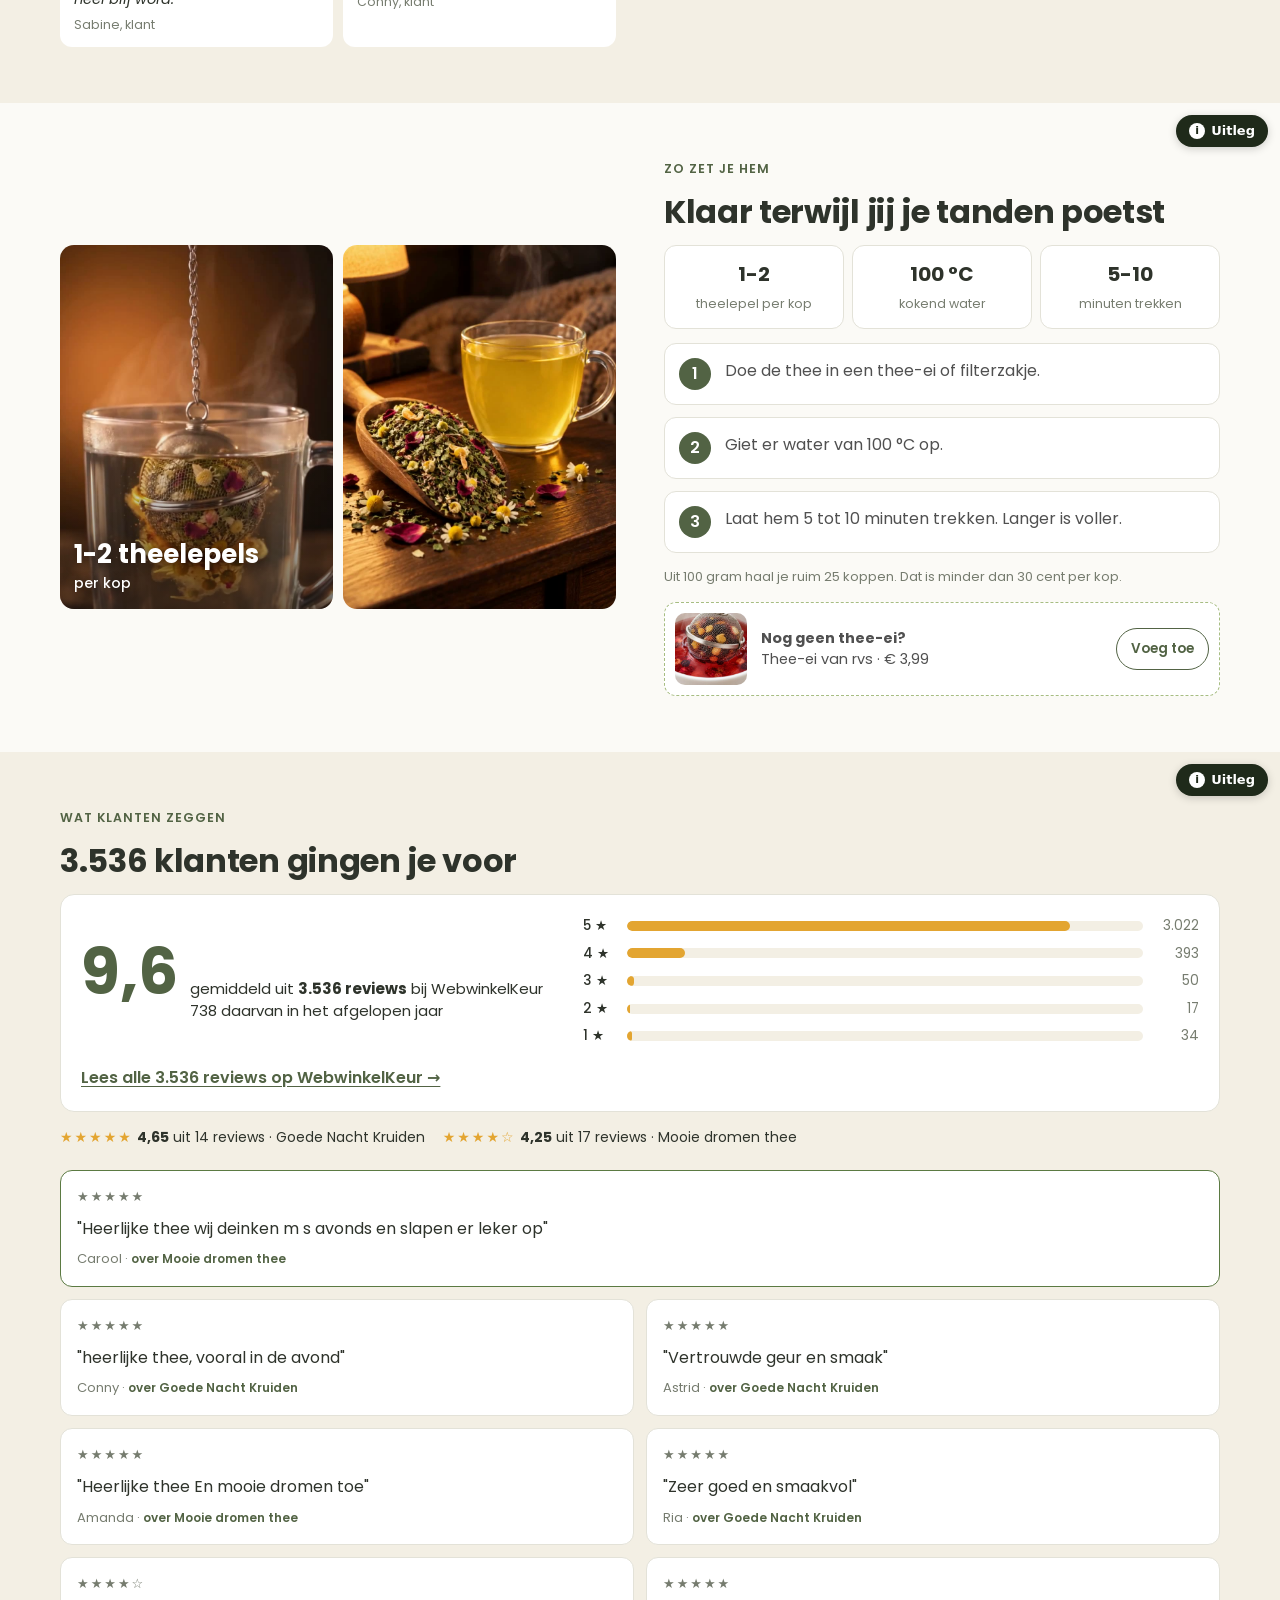
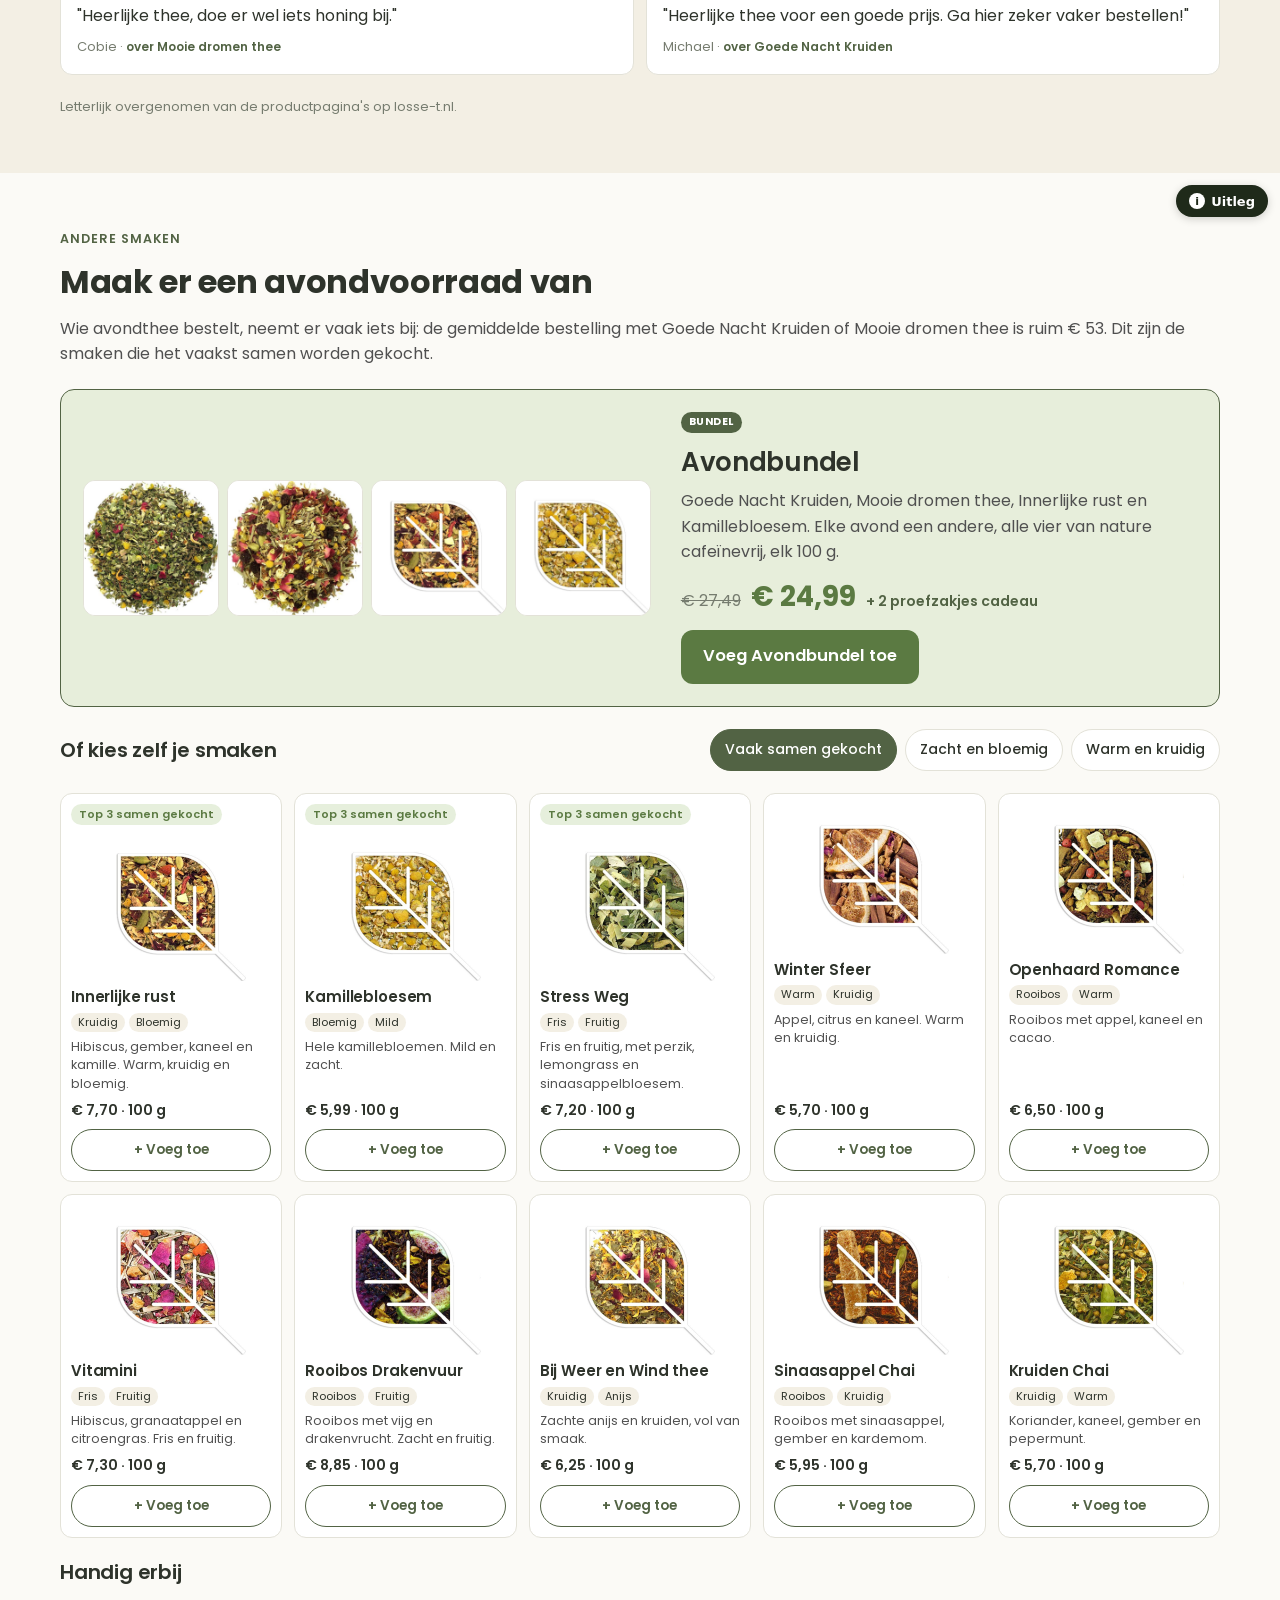
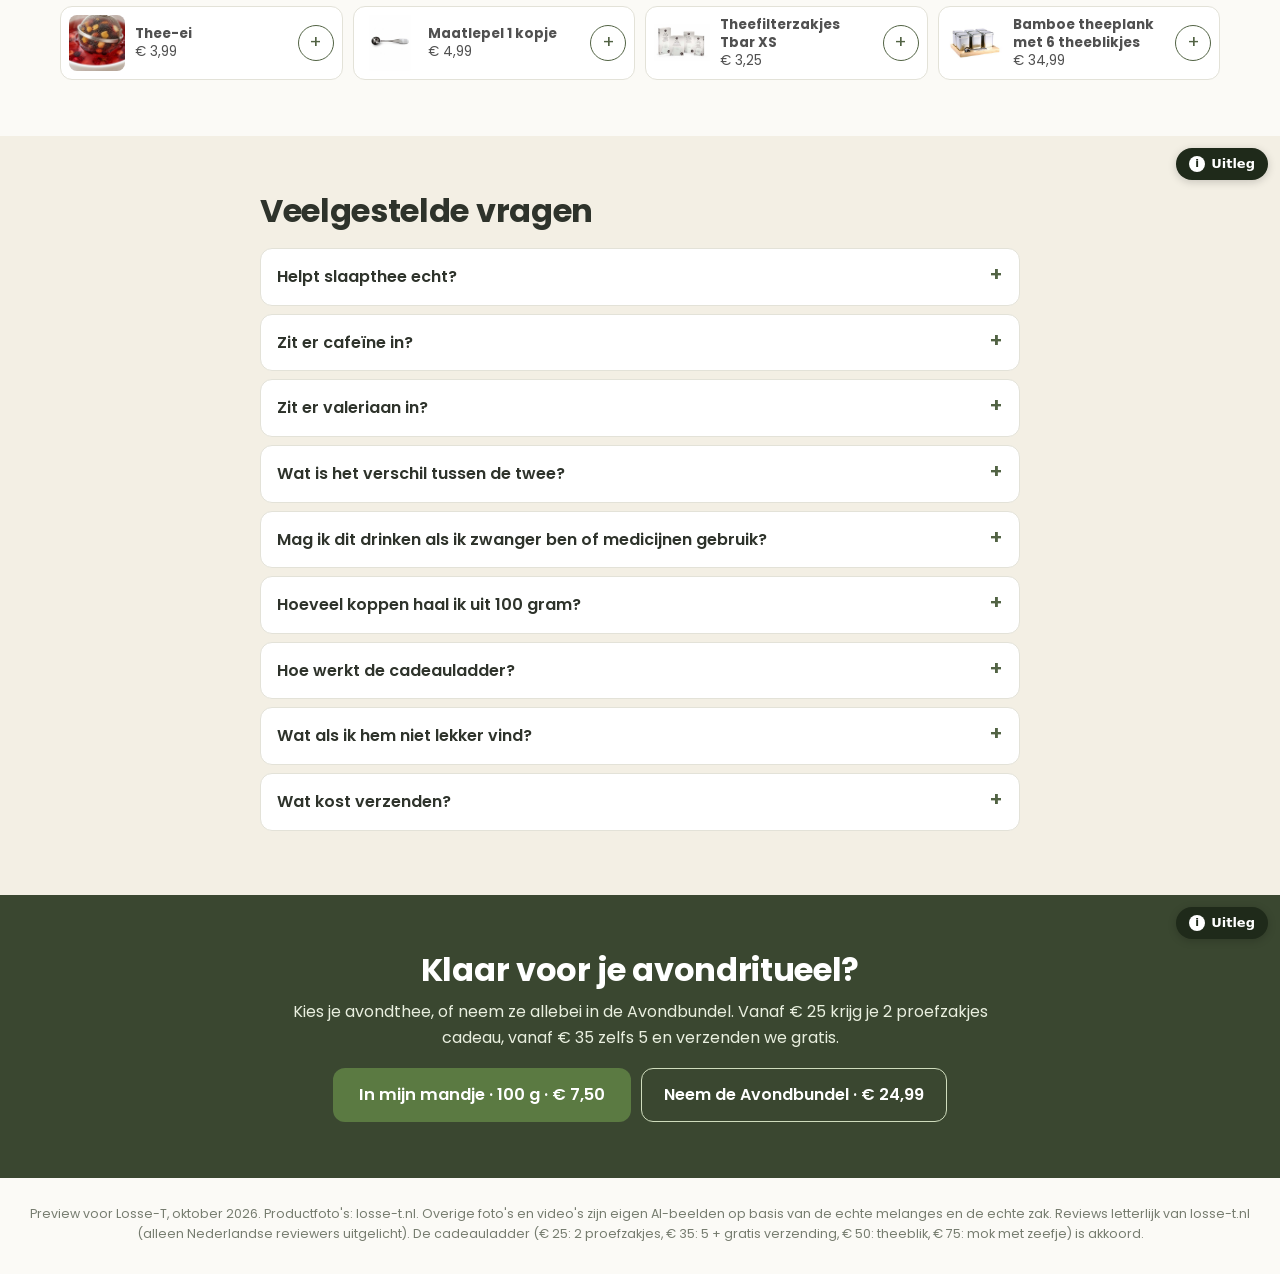
<file: avondthee/index.html>
<!DOCTYPE html>
<meta name="robots" content="noindex,nofollow">
<meta name="viewport" content="width=device-width, initial-scale=1">
<meta charset="utf-8">
<title>Avondthee Salespagina</title>
<meta name="claude:viewport-fit-sides" content="cover">
<link rel="preconnect" href="https://fonts.googleapis.com">
<link rel="stylesheet" href="https://fonts.googleapis.com/css2?family=Poppins:wght@400;500;600;700&display=swap">
<style>
/* Layout: webshop-PDP van Losse-T, mobiel eerst. Header met menu, dealbalk, galerij + koopblok, verhaal-secties, mix-sectie, mandje als zijpaneel, sticky koopbalk op mobiel.
   Bewust één licht thema (de webshop zelf is licht), alle kleuren expliciet. */
:root{
  color-scheme:light;
  --bg:#fbfaf6; --paper:#ffffff; --cream:#f3efe4; --sage:#a7bd82; --sage-soft:#e7eedb;
  --forest:#526344; --forest-deep:#3a4730; --ink:#2e332b; --text:#505050; --muted:#767c6f; --line:#e3e2d8;
  --cherry:#5b7a42; --cherry-deep:#42592f; --cherry-soft:#e6efdc; --gold:#e3a531; /* v02: rood vervangen door het groen van het Losse-T-logo (#9fbc86), verdiept voor witte tekst */
  --ff:"Poppins",system-ui,-apple-system,"Segoe UI",sans-serif;
  --r:14px;
}
*{box-sizing:border-box}
body{margin:0;background:var(--bg);color:var(--text);font-family:var(--ff);font-size:16px;line-height:1.6;-webkit-font-smoothing:antialiased}
body::before{content:"";position:fixed;inset:0 0 auto;height:env(safe-area-inset-top,0px);z-index:60;background:var(--paper)}
img,video{max-width:100%;display:block}
h1,h2,h3{color:var(--ink);line-height:1.2;margin:0;text-wrap:balance;letter-spacing:-.01em}
h2{font-size:clamp(24px,4.4vw,32px);font-weight:700}
h3{font-size:19px;font-weight:600}
p{margin:0}
a{color:var(--forest)}
button{font:inherit;cursor:pointer}
:focus-visible{outline:3px solid var(--sage);outline-offset:2px;border-radius:6px}
.gutter{padding-left:max(16px,env(safe-area-inset-left,0px));padding-right:max(16px,env(safe-area-inset-right,0px))}
.wrap{max-width:1160px;margin:0 auto}
.narrow{max-width:760px;margin:0 auto}

/* preview + header + menu */
.preview{background:#22281e;color:#d9e2cc;font-size:12px;text-align:center;padding-block:6px}
.top{position:sticky;top:env(safe-area-inset-top,0px);z-index:40;background:#fafafa;border-bottom:1px solid #e6e6e6}
.top .bar1{display:grid;grid-template-columns:1fr auto 1fr;align-items:center;gap:12px;height:76px}
.h-left,.h-right{display:flex;align-items:center;gap:10px;min-width:0}
.h-right{justify-content:flex-end}
.logo{display:block;line-height:0}
.logo img{width:clamp(130px,22vw,200px);height:auto}
.iconbtn{display:grid;place-items:center;width:44px;height:44px;border-radius:12px;border:1px solid var(--line);background:var(--paper);color:var(--ink)}
.iconbtn.plain{border:0;background:none;color:#3d3d3d}
.search{display:none;align-items:center;gap:10px;width:min(100%,340px);height:42px;border:1px solid #cfcfcf;border-radius:6px;background:#fff;padding:0 12px;color:#6b6b6b}
.search input{border:0;outline:0;font:inherit;font-size:15px;width:100%;background:none;color:var(--ink)}
.ks{display:none;color:#3d3d3d;text-decoration:none;font-size:15px}
.cartbtn{position:relative}
.cartbtn .n{position:absolute;top:2px;right:0;background:var(--cherry);color:#fff;border-radius:999px;font-size:11px;min-width:18px;height:18px;display:grid;place-items:center;padding:0 5px}
.menu{display:none;border-top:1px solid #e6e6e6;background:#fafafa}
.menu ul{list-style:none;margin:0 auto;padding:0;display:flex;flex-wrap:nowrap;justify-content:center;gap:0;overflow-x:auto;scrollbar-width:none}
.menu ul::-webkit-scrollbar{display:none}
.menu a{display:block;padding:12px clamp(5px,.75vw,12px);font-size:clamp(12.5px,1vw,15px);font-weight:400;color:#3d3d3d;text-decoration:none;white-space:nowrap}
.menu a:hover{color:var(--forest)}
.menu a[aria-current="page"]{color:var(--forest);font-weight:500}
@media(min-width:1080px){.menu{display:block}#menuBtn{display:none}.search{display:flex}.ks{display:inline}}
.mnav{position:fixed;inset:0;z-index:70;background:rgba(20,24,18,.4);display:none}
.mnav.open{display:block}
.mnav .panel{position:absolute;inset:0 auto 0 0;width:min(86vw,340px);background:var(--paper);padding:calc(16px + env(safe-area-inset-top,0px)) 16px 24px max(16px,env(safe-area-inset-left,0px));overflow:auto;display:flex;flex-direction:column;gap:6px}
.mnav .panel a{padding:12px 10px;border-bottom:1px solid var(--line);color:var(--ink);text-decoration:none;font-weight:500}
.mnav .panel a[aria-current="page"]{color:var(--forest);font-weight:700}
.deal{background:var(--cherry);color:#fff;padding-block:9px 8px}
.dealrow{display:grid;grid-template-columns:auto 1fr;align-items:center;gap:6px 22px}
.dtext{display:flex;align-items:center;gap:8px;font-size:14px;font-weight:600;white-space:nowrap}
.dbar{position:relative;height:8px;border-radius:99px;background:rgba(255,255,255,.28);margin-bottom:30px;margin-right:30px}
.dbar i{position:absolute;inset:0;border-radius:99px;background:#fff;transform:scaleX(0);transform-origin:left;transition:transform .45s ease-out}
.dbar em{position:absolute;top:-3px;transform:translateX(-50%);font-style:normal;font-size:11px;line-height:1.15;white-space:nowrap;text-align:center;color:rgba(255,255,255,.85)}
.dbar em::before{content:"";display:block;width:14px;height:14px;margin:0 auto 4px;border-radius:50%;background:var(--cherry);border:2px solid rgba(255,255,255,.7)}
.dbar em b{display:block;font-weight:700;color:#fff;font-size:11.5px}
#m75{transform:translateX(-80%)}#m75::before{margin-left:auto;margin-right:12%}
.dbar em.done::before{background:#fff;border-color:#fff}
@media(max-width:760px){.deal{padding-block:5px 6px}.dealrow{grid-template-columns:1fr;gap:4px}.dtext{justify-content:center;font-size:12.5px}.dtext svg{width:13px;height:13px}.dbar{height:3px;margin:0}.dbar em{display:none}}
.crumbs{font-size:13px;color:var(--muted);padding-top:14px}
.crumbs a{color:var(--muted);text-decoration:none}

/* hero */
.hero{display:grid;gap:22px;padding-block:12px 8px}
@media(min-width:900px){.hero{grid-template-columns:1.1fr 1fr;gap:44px;padding-block:20px 16px;align-items:start}}
.gallery{display:flex;flex-direction:column;gap:10px;min-width:0}
.stage{position:relative;aspect-ratio:4/5;border-radius:var(--r);overflow:hidden;background:var(--cream)}
.stage img,.stage video{width:100%;height:100%;object-fit:cover}
.thumbs{display:grid;grid-template-columns:repeat(5,1fr);gap:8px}
.thumbs button{position:relative;aspect-ratio:1;border:2px solid transparent;border-radius:10px;overflow:hidden;padding:0;background:var(--cream)}
.thumbs button[aria-pressed="true"]{border-color:var(--forest)}
.thumbs img{width:100%;height:100%;object-fit:cover}
.thumbs .play{position:absolute;inset:auto 4px 4px auto;background:rgba(0,0,0,.6);color:#fff;border-radius:999px;width:20px;height:20px;display:grid;place-items:center;font-size:10px}

/* labels op foto's */
.pin{position:absolute;z-index:2;display:flex;align-items:center;gap:6px;background:rgba(255,255,255,.94);color:var(--ink);font-size:12.5px;font-weight:600;padding:5px 10px 5px 6px;border-radius:999px;box-shadow:0 4px 14px rgba(0,0,0,.14);white-space:nowrap;transform:translate(-50%,-50%)}
.pin::before{content:"";width:10px;height:10px;border-radius:50%;background:var(--cherry);box-shadow:0 0 0 3px var(--cherry-soft)}
.cap{position:absolute;z-index:2;left:14px;right:14px;bottom:14px;color:#fff;text-shadow:0 2px 12px rgba(0,0,0,.45)}
.cap b{display:block;font-size:clamp(20px,3.6vw,26px);line-height:1.15;font-weight:700}
.cap span{font-size:14px;font-weight:500}
.shade::after{content:"";position:absolute;inset:auto 0 0 0;height:50%;background:linear-gradient(to top,rgba(20,16,12,.62),transparent);z-index:1;pointer-events:none}
.ref{position:absolute;left:10px;top:10px;background:rgba(20,24,18,.78);color:#fff;font-size:11px;font-weight:500;letter-spacing:.03em;padding:4px 9px;border-radius:999px;z-index:3}
.vslabel{position:absolute;top:12px;z-index:2;background:rgba(255,255,255,.94);color:var(--ink);font-size:13px;font-weight:700;padding:5px 12px;border-radius:999px}

.buy{display:flex;flex-direction:column;gap:16px;min-width:0;scroll-margin-top:132px}
.badge{align-self:flex-start;background:var(--cherry);color:#fff;font-size:12.5px;font-weight:600;letter-spacing:.04em;text-transform:uppercase;padding:5px 12px;border-radius:999px}
.buy h1{font-size:clamp(34px,7vw,48px);font-weight:700}
.sub{font-size:17px;color:var(--ink)}
.rating{display:flex;flex-wrap:wrap;align-items:center;gap:6px 12px;font-size:14px}
.stars{color:var(--gold);letter-spacing:2px}
.stock{color:var(--forest);font-weight:500;display:flex;align-items:center;gap:6px}
.dot{width:8px;height:8px;border-radius:50%;background:#4f9a3c}
fieldset{border:0;margin:0;padding:0}
legend{font-size:14px;font-weight:600;color:var(--ink);margin-bottom:8px}
.sizes{display:grid;grid-template-columns:repeat(auto-fill,minmax(98px,1fr));gap:8px}
.sizes label{position:relative;display:flex;flex-direction:column;gap:1px;border:1.5px solid var(--line);border-radius:12px;padding:10px 10px 9px;background:var(--paper);cursor:pointer;min-height:58px}
.sizes input{position:absolute;opacity:0;pointer-events:none}
.sizes .w{font-weight:600;color:var(--ink);font-size:14.5px}
.sizes .p{font-size:13.5px;font-variant-numeric:tabular-nums}
.sizes .pp{font-size:11.5px;color:var(--forest);font-weight:600}
.sizes .tag{position:absolute;top:-9px;right:8px;background:var(--forest);color:#fff;font-size:10.5px;font-weight:600;padding:1px 7px;border-radius:999px}
.sizes label:has(input:checked){border-color:var(--forest);background:var(--sage-soft);box-shadow:inset 0 0 0 1px var(--forest)}
.sizes label:has(input:focus-visible){outline:3px solid var(--sage);outline-offset:2px}
.nudge{font-size:13.5px;background:var(--cream);border-radius:10px;padding:9px 12px;display:flex;justify-content:space-between;align-items:center;gap:10px}
.nudge button{border:0;background:none;color:var(--forest);font-weight:600;text-decoration:underline;padding:0;font-size:13.5px;flex:none}
.accs{display:flex;flex-direction:column;gap:6px}
.acc{display:flex;align-items:center;gap:10px;border:1px solid var(--line);border-radius:10px;padding:6px 10px 6px 6px;background:var(--paper);cursor:pointer}
.acc:has(input:checked){border-color:var(--forest);background:var(--sage-soft)}
.acc img{width:42px;height:42px;border-radius:8px;object-fit:cover;flex:none;background:#fff}
.acc span{flex:1;min-width:0;font-size:14px;line-height:1.3}
.acc small{display:block;color:var(--muted);font-size:12px}
.acc input{width:22px;height:22px;accent-color:var(--forest);flex:none}
.addon{display:flex;align-items:center;gap:12px;border:1.5px dashed var(--sage);border-radius:12px;padding:8px 12px 8px 8px;background:var(--paper);cursor:pointer}
.addon img{width:56px;height:56px;border-radius:9px;object-fit:cover;flex:none}
.addon .t{flex:1;min-width:0;font-size:14.5px;line-height:1.35}
.addon small{display:block;color:var(--muted);font-size:12.5px}
.addon input{width:22px;height:22px;accent-color:var(--forest);flex:none}
.row{display:flex;gap:10px;align-items:stretch}
.qty{display:flex;align-items:center;border:1.5px solid var(--line);border-radius:12px;background:var(--paper)}
.qty button{width:42px;height:54px;border:0;background:none;font-size:20px;color:var(--ink)}
.qty output{min-width:22px;text-align:center;font-weight:600;font-variant-numeric:tabular-nums}
.cta{flex:1;display:flex;align-items:center;justify-content:center;gap:10px;min-height:54px;border:0;border-radius:12px;background:var(--cherry);color:#fff;font-weight:600;font-size:16.5px;transition:background .2s}
.cta:hover{background:var(--cherry-deep)}
.cta .amt{font-variant-numeric:tabular-nums;opacity:.9;font-weight:500}
.trylink{font-size:14.5px;text-align:center}
.trylink button{background:none;border:0;color:var(--forest);text-decoration:underline;text-underline-offset:3px;font-weight:500;padding:4px}
.dealbox{border:1px solid var(--line);background:var(--paper);border-radius:12px;padding:10px 12px 8px;display:flex;flex-direction:column;gap:7px;font-size:13.5px}
.dealbox .head{color:var(--cherry-deep);font-weight:600}
.bar{height:7px;border-radius:99px;background:var(--cream);overflow:hidden}
.bar i{display:block;height:100%;width:100%;transform:scaleX(0);transform-origin:left;background:linear-gradient(90deg,var(--cherry),var(--cherry-deep));transition:transform .35s ease-out}
.steps3{display:grid;grid-template-columns:repeat(4,1fr);gap:8px}
.st span img{width:26px;height:26px;border-radius:6px;object-fit:cover;display:block;margin-bottom:3px}
.st{display:flex;flex-direction:column;gap:2px;font-size:12px;line-height:1.3;color:var(--muted)}
.st i{display:block;height:6px;border-radius:99px;background:var(--cream);overflow:hidden;margin-bottom:5px}
.st i b{display:block;height:100%;width:100%;transform:scaleX(0);transform-origin:left;background:var(--cherry);transition:transform .35s ease-out}
.st strong{font-size:13px;color:var(--ink)}
.st.done strong{color:var(--cherry-deep)}
.st.done strong::after{content:" ✓"}
.perks{list-style:none;margin:0;padding:0;display:grid;gap:4px;font-size:13.5px}
.perks li{display:flex;gap:8px;align-items:center}
.perks li::before{content:"";width:16px;height:16px;border-radius:50%;border:2px solid var(--cherry);flex:none}
.perks li.done::before{background:var(--cherry) url("data:image/svg+xml,%3Csvg xmlns='http://www.w3.org/2000/svg' viewBox='0 0 16 16'%3E%3Cpath d='M4 8.5l2.5 2.5L12 5.5' fill='none' stroke='white' stroke-width='2'/%3E%3C/svg%3E") center/12px no-repeat}
.dealbox .hint button{background:none;border:0;padding:0;color:var(--cherry-deep);font-weight:600;text-decoration:underline;font-size:13.5px}
.combo{border:1.5px solid var(--forest);background:var(--sage-soft);border-radius:12px;padding:12px;display:flex;flex-direction:column;gap:10px}
.combo .ch b{display:block;color:var(--ink);font-size:14.5px}
.combo .ch span{font-size:12.5px;color:var(--text)}
.combo .ch .btag{color:#fff;font-size:10.5px}
.cimgs{display:flex;align-items:flex-start;gap:4px}
.cimgs figure{margin:0;display:flex;flex-direction:column;align-items:center;gap:3px;width:60px}
.cimgs figcaption{font-size:10.5px;line-height:1.15;text-align:center;color:var(--ink)}
.btag{display:inline-block;background:var(--forest);color:#fff;font-size:10.5px;font-weight:700;letter-spacing:.05em;text-transform:uppercase;padding:2px 8px;border-radius:999px;margin-bottom:4px}
.cimgs img{width:54px;height:54px;object-fit:contain;background:#fff;border-radius:10px;border:1px solid var(--line)}
.cimgs i{font-style:normal;color:var(--forest);font-weight:700;margin-top:18px}
.cfoot{display:flex;align-items:center;justify-content:space-between;gap:10px}
.cfoot span{font-size:14px;color:var(--ink);line-height:1.3}
.cfoot s{color:var(--muted);font-size:13px}
.cfoot .bp{color:var(--cherry);font-size:17px}
.cfoot small{display:block;font-size:12px;color:var(--forest)}
.cfoot button{border:0;background:var(--forest);color:#fff;border-radius:10px;padding:0 16px;min-height:46px;font-weight:600;flex:none}
.cfoot button.added{background:var(--cherry)}
.mini{display:flex;flex-direction:column;gap:8px;min-width:0}
.mini-h{display:flex;align-items:baseline;justify-content:space-between;font-size:14px;color:var(--ink)}
.mini-h button{background:none;border:0;padding:0;color:var(--forest);font-weight:600;font-size:13px;text-decoration:underline;text-underline-offset:3px}
.strip{display:flex;gap:8px;overflow-x:auto;scroll-snap-type:x mandatory;padding-bottom:6px;scrollbar-width:thin;-webkit-overflow-scrolling:touch}
.mc{flex:0 0 128px;scroll-snap-align:start;position:relative;background:var(--paper);border:1px solid var(--line);border-radius:12px;padding:6px 6px 8px;display:flex;flex-direction:column;gap:3px}
.mc img{width:100%;aspect-ratio:1;object-fit:contain;border-radius:8px;background:#fff}
.mc .nm{font-size:12.5px;font-weight:600;color:var(--ink);line-height:1.25;min-height:2.5em}
.mc .pr{font-size:12px;font-variant-numeric:tabular-nums}
.mc button{position:absolute;top:6px;right:6px;width:32px;height:32px;border-radius:50%;border:0;background:var(--forest);color:#fff;font-size:19px;line-height:1;display:grid;place-items:center;box-shadow:0 2px 8px rgba(0,0,0,.18)}
.mc button.added{background:var(--cherry)}
.mc .k{position:absolute;left:10px;top:10px;font-size:10px;font-weight:600;color:var(--cherry);background:var(--cherry-soft);padding:1px 6px;border-radius:999px}
.trust{list-style:none;margin:0;padding:0;display:grid;gap:8px;font-size:14px}
.trust li{display:flex;align-items:center;gap:10px}
.trust svg{flex:none;color:var(--forest)}

.chips{display:flex;flex-wrap:wrap;gap:8px;padding-block:14px 6px}
html{scroll-behavior:smooth}
.sec{scroll-margin-top:150px}
.chips a{text-decoration:none;color:var(--ink);background:var(--paper);border:1.5px solid var(--line);border-radius:999px;padding:9px 16px;font-size:14.5px;font-weight:500;min-height:44px;display:inline-flex;align-items:center}
.chips a:hover{border-color:var(--forest)}

/* secties */
.sec{padding-block:56px}
.sec.alt{background:var(--cream)}
.split{display:grid;gap:26px;align-items:center}
@media(min-width:860px){.split{grid-template-columns:1fr 1fr;gap:48px}.split.flip>.media,.split.flip>.duo{order:2}}
.copy{display:flex;flex-direction:column;gap:14px;min-width:0}
.eyebrow{font-size:12.5px;font-weight:600;letter-spacing:.08em;text-transform:uppercase;color:var(--forest)}
.media{position:relative;border-radius:var(--r);overflow:hidden;background:var(--paper)}
.media img,.media video{width:100%;height:100%;object-fit:cover;aspect-ratio:4/5}
.duo{display:grid;grid-template-columns:1fr 1fr;gap:10px}
.duo .media img,.duo .media video{aspect-ratio:3/4}
.small{font-size:13px;color:var(--muted)}
.quote{background:var(--paper);border-radius:12px;padding:14px 16px;font-style:italic;color:var(--ink)}
.quote cite{display:block;font-style:normal;font-size:13px;color:var(--muted);margin-top:4px}
.taste{display:grid;gap:10px;max-width:360px}
.taste div{display:grid;grid-template-columns:72px 1fr;align-items:center;gap:10px;font-size:14px;font-weight:500;color:var(--ink)}
.pips{display:flex;gap:5px}
.pips i{width:100%;height:9px;border-radius:99px;background:var(--line)}
.pips i.on{background:var(--cherry)}
#zakjes .split{align-items:center}
#zakjes .media{align-self:center}
#zakjes .media img{height:auto;aspect-ratio:auto}
.vslabel.no{background:#fff;color:var(--muted)}
.vslabel.yes{background:var(--cherry);color:#fff}
.pin.no::before{background:#9a9a9a;box-shadow:0 0 0 3px #e8e8e8;content:"✕";color:#fff;font-size:8px;display:grid;place-items:center;width:14px;height:14px}
.pin.big{font-size:14px;padding:7px 12px 7px 8px}
.pin.yes::before{background:var(--forest);box-shadow:0 0 0 3px var(--sage-soft);content:"✓";color:#fff;font-size:9px;display:grid;place-items:center;width:14px;height:14px}
@media(max-width:600px){.pin{font-size:11px;padding:3px 8px 3px 4px;gap:4px}.pin::before{width:8px;height:8px;box-shadow:0 0 0 2px var(--cherry-soft)}.pin.big{font-size:12px;padding:4px 9px 4px 5px}.pin.no::before,.pin.yes::before{width:12px;height:12px}.pin .dl{display:none}.vslabel{font-size:11px!important;padding:5px 9px!important;top:10px!important}}
.vt{display:grid;border:1px solid var(--line);border-radius:12px;overflow:hidden;background:var(--paper);font-size:14px}
.vr{display:grid;grid-template-columns:.9fr 1fr 1.2fr}
.vr>span{padding:7px 10px;border-top:1px solid var(--line);font-size:13.5px;line-height:1.35}
.vr>span:first-child{font-weight:600;color:var(--ink)}
.vh>span{border-top:0;font-weight:700;color:var(--ink);font-size:12.5px;padding-block:8px}
.vh>span:last-child{background:var(--cherry);color:#fff}
.vr>span:last-child{background:var(--sage-soft)}
.vh>span:last-child{background:var(--cherry)}
.vsh .them{color:var(--muted)}
.vsh em{font-style:normal;font-size:.6em;font-weight:600;color:var(--muted);vertical-align:.2em;margin:0 .15em}
.vsh .us{color:var(--cherry)}
.vr.big>span{font-size:15px;padding-block:10px}
.vr.big .v{font-weight:700;color:var(--cherry-deep)}
.vwist{background:var(--paper);border-radius:12px;padding:12px 14px;font-size:14px;color:var(--text)}
.vwist b{color:var(--ink)}
.vq{display:grid;grid-template-columns:1fr 1fr;gap:10px}
.vq p{background:var(--paper);border-radius:12px;padding:12px 14px;font-style:italic;color:var(--ink);font-size:14.5px}
.vq cite{display:block;font-style:normal;font-size:12.5px;color:var(--muted);margin-top:4px}
@media(max-width:480px){.vq{grid-template-columns:1fr}}
.x{color:var(--muted)}.x::before{content:"✕ ";color:#9a9a9a;font-weight:700}
.v{color:var(--ink);font-weight:500}.v::before{content:"✓ ";color:var(--forest);font-weight:700}
@media(max-width:480px){.vr{grid-template-columns:1fr 1fr}.vr>span:first-child{grid-column:1/-1;padding-bottom:0;border-top:1px solid var(--line)}.vr>span:not(:first-child){border-top:0}.vh>span:first-child{display:none}}
.vs{display:grid;grid-template-columns:1fr 1fr;gap:10px}
.vs div{background:var(--paper);border:1px solid var(--line);border-radius:12px;padding:14px;font-size:14.5px}
.vs div:last-child{border-color:var(--forest);background:var(--sage-soft)}
.vs b{display:block;color:var(--ink);margin-bottom:4px}
.steps{list-style:none;margin:0;padding:0;display:grid;gap:12px;counter-reset:s}
.steps li{display:flex;gap:14px;align-items:flex-start;background:var(--paper);border:1px solid var(--line);border-radius:12px;padding:14px;counter-increment:s}
.steps li::before{content:counter(s);flex:none;width:32px;height:32px;border-radius:50%;background:var(--forest);color:#fff;font-weight:600;display:grid;place-items:center}
.eggcard{display:flex;align-items:center;gap:14px;background:var(--paper);border:1.5px dashed var(--sage);border-radius:12px;padding:10px}
.eggcard img{width:72px;height:72px;border-radius:10px;object-fit:cover}
.eggcard div{flex:1;min-width:0;font-size:14.5px;line-height:1.4}
.eggcard button,.pc button{border:1.5px solid var(--forest);background:var(--paper);color:var(--forest);border-radius:999px;padding:6px 14px;font-weight:600;font-size:13.5px;min-height:42px;flex:none}
.eggcard button.added,.pc button.added{background:var(--forest);color:#fff}

/* reviews */
.score{display:flex;align-items:baseline;gap:12px;flex-wrap:wrap}
.score b{font-size:64px;color:var(--forest);line-height:1;font-weight:700}
.score span{font-size:15px;color:var(--ink);line-height:1.45}
.proof{display:grid;gap:18px;background:var(--paper);border:1px solid var(--line);border-radius:var(--r);padding:20px}
@media(min-width:860px){.proof{grid-template-columns:auto 1fr;align-items:center;column-gap:40px}.proof .wwk{grid-column:1/-1}}
.dist{display:grid;gap:6px;min-width:0}
.dist div{display:grid;grid-template-columns:34px 1fr 46px;align-items:center;gap:10px;font-size:13.5px}
.dist span{color:var(--ink);font-weight:500}
.dist i{height:10px;border-radius:99px;background:var(--cream);position:relative;overflow:hidden}
.dist i::after{content:"";position:absolute;inset:0;width:var(--w);background:var(--gold);border-radius:99px}
.dist em{font-style:normal;text-align:right;font-variant-numeric:tabular-nums;color:var(--muted)}
.wwk{justify-self:start;font-weight:600;color:var(--forest);text-underline-offset:3px}
.reviews{display:grid;gap:12px}
@media(min-width:700px){.reviews{grid-template-columns:1fr 1fr}}
.rv{background:var(--paper);border:1px solid var(--line);border-radius:12px;padding:16px;display:flex;flex-direction:column;gap:8px}
.rv p{color:var(--ink)}
.rv span{font-size:13px;color:var(--muted)}
.rv.feature{grid-column:1/-1;border-color:var(--cherry)}
.ugc{display:grid;grid-template-columns:minmax(0,1fr);gap:10px;max-width:340px;margin-inline:auto}
.ugc .media video{aspect-ratio:9/16}

/* mix */
.filters{display:flex;flex-wrap:wrap;gap:8px}
.filters button{border:1.5px solid var(--line);background:var(--paper);color:var(--ink);border-radius:999px;padding:8px 14px;font-size:14px;font-weight:500;min-height:42px}
.filters button[aria-pressed="true"]{background:var(--forest);border-color:var(--forest);color:#fff}
.mix{display:grid;gap:12px;grid-template-columns:repeat(2,minmax(0,1fr))}
@media(min-width:760px){.mix{grid-template-columns:repeat(3,1fr)}}
@media(min-width:1040px){.mix{grid-template-columns:repeat(4,1fr)}}
.pc{background:var(--paper);border:1px solid var(--line);border-radius:12px;padding:10px;display:flex;flex-direction:column;gap:6px;min-width:0}
.pc img{width:100%;aspect-ratio:1;object-fit:contain;background:#fff;border-radius:10px}
.pc h3{font-size:15px;line-height:1.3}
.pc p{font-size:12.5px;line-height:1.45}
.pc .foot{display:flex;flex-direction:column;align-items:stretch;gap:8px;margin-top:auto}
.pc .price{font-weight:600;color:var(--ink);font-variant-numeric:tabular-nums;font-size:14px}
.pc .kers{align-self:flex-start;font-size:11px;font-weight:600;color:var(--cherry);background:var(--cherry-soft);padding:2px 8px;border-radius:999px}
.mixbar{position:relative;display:flex;flex-wrap:wrap;align-items:center;justify-content:space-between;gap:10px;background:var(--forest-deep);color:#e9efdf;border-radius:12px;padding:14px 16px;font-size:14.5px}
.mixbar b{color:#fff}

.feat{display:grid;gap:18px;background:var(--sage-soft);border:1.5px solid var(--forest);border-radius:var(--r);padding:16px;align-items:center}
@media(min-width:860px){.feat{grid-template-columns:1.1fr 1fr;padding:22px;gap:30px}}
.fimgs{display:grid;grid-template-columns:repeat(4,1fr);gap:8px}
.fimgs img{width:100%;aspect-ratio:1;object-fit:contain;background:#fff;border-radius:12px;border:1px solid var(--line)}
.ftxt{display:flex;flex-direction:column;gap:10px}
.ftxt .btag{align-self:flex-start}
.ftxt h3{font-size:26px}
.fprice{display:flex;align-items:baseline;gap:10px;flex-wrap:wrap}
.fprice s{color:var(--muted)}
.fprice b{font-size:28px;color:var(--cherry)}
.fprice span{font-size:14px;color:var(--forest);font-weight:600}
.mixhead{display:flex;flex-wrap:wrap;align-items:center;justify-content:space-between;gap:10px}
.mixhead h3{font-size:20px}
.mix{grid-template-columns:repeat(2,minmax(0,1fr))!important}
@media(min-width:700px){.mix{grid-template-columns:repeat(3,minmax(0,1fr))!important}}
@media(min-width:1000px){.mix{grid-template-columns:repeat(5,minmax(0,1fr))!important}}
.pc img{max-height:150px;margin:0 auto}
.pc{transition:opacity .2s}
.pc.dim{opacity:.4}
.pc .chips2{display:flex;flex-wrap:wrap;gap:4px}
.pc .chips2 i{font-style:normal;font-size:11px;background:var(--cream);color:var(--ink);padding:1px 7px;border-radius:999px}
.accrow{display:grid;grid-template-columns:repeat(2,minmax(0,1fr));gap:10px}
@media(min-width:860px){.accrow{grid-template-columns:repeat(4,1fr)}}
.ac{display:flex;align-items:center;gap:10px;background:var(--paper);border:1px solid var(--line);border-radius:12px;padding:8px}
.ac img{width:56px;height:56px;object-fit:contain;background:#fff;border-radius:8px;flex:none}
.ac span{flex:1;min-width:0;font-size:13.5px;line-height:1.3}
.ac button{border:1.5px solid var(--forest);background:var(--paper);color:var(--forest);border-radius:999px;width:36px;height:36px;font-size:18px;flex:none}
.ac button.added{background:var(--forest);color:#fff}
.tr{display:flex;flex-direction:column;gap:6px;font-size:14px}
.faq details{background:var(--paper);border:1px solid var(--line);border-radius:12px;padding:0 16px;margin-bottom:8px}
.faq summary{cursor:pointer;font-weight:600;color:var(--ink);padding:15px 0;list-style:none;display:flex;justify-content:space-between;gap:12px}
.faq summary::-webkit-details-marker{display:none}
.faq summary::after{content:"+";font-size:20px;color:var(--forest);line-height:1}
.faq details[open] summary::after{content:"–"}
.faq details p{padding:0 0 16px}

.final{background:var(--forest-deep);color:#e9efdf;text-align:center}
.final h2{color:#fff}
.final .btns{display:flex;flex-wrap:wrap;gap:10px;justify-content:center;margin-top:18px}
.ghost{min-height:54px;border-radius:12px;border:1.5px solid #cfdcbd;background:transparent;color:#fff;font-weight:600;padding:0 22px}
footer{font-size:12.5px;color:var(--muted);padding-block:26px 110px;text-align:center}

/* sticky + mandje */
.sticky{position:fixed;left:0;right:0;bottom:0;z-index:35;background:var(--paper);border-top:1px solid var(--line);box-shadow:0 -6px 20px rgba(0,0,0,.06);padding-block:8px calc(8px + env(safe-area-inset-bottom,0px));transform:translateY(110%);transition:transform .25s ease-out}
.sticky.show{transform:none}
.sticky .wrap{display:flex;align-items:center;gap:12px}
.sticky .lbl{flex:1;min-width:0;font-size:13px;line-height:1.3}
.sticky .lbl b{display:block;color:var(--ink);font-size:15px}
.sticky .cta{flex:1;padding:0 18px;min-height:46px;font-size:15px}
@media(min-width:900px){.sticky{display:none}footer{padding-bottom:30px}}
.drawer{position:fixed;inset:0;z-index:80;background:rgba(20,24,18,.4);display:none}
.drawer.open{display:block}
.drawer .panel{position:absolute;inset:0 0 0 auto;width:min(92vw,400px);background:var(--paper);display:flex;flex-direction:column;padding:calc(16px + env(safe-area-inset-top,0px)) max(16px,env(safe-area-inset-right,0px)) calc(16px + env(safe-area-inset-bottom,0px)) 16px;gap:14px}
.drawer .ph{display:flex;align-items:center;justify-content:space-between}
.lines{list-style:none;margin:0;padding:0;overflow:auto;flex:1;display:flex;flex-direction:column;gap:10px}
.lines li{display:flex;justify-content:space-between;gap:10px;font-size:14.5px;border-bottom:1px solid var(--line);padding-bottom:8px}
.lines li.gift{color:var(--cherry-deep);font-weight:500}
.lines .empty{color:var(--muted);border:0}
.ups{max-height:38vh;overflow:auto}
.ups h4{margin:0 0 6px;font-size:14px;color:var(--ink)}
.ups .u{display:flex;align-items:center;gap:10px;padding:6px 0;border-top:1px solid var(--line);font-size:13.5px}
.ups .u img{width:42px;height:42px;object-fit:contain;border-radius:8px;background:#fff;flex:none}
.ups .u span{flex:1;min-width:0;line-height:1.3}
.ups .u button{border:1.5px solid var(--forest);background:var(--paper);color:var(--forest);border-radius:999px;padding:4px 12px;font-weight:600;font-size:13px;min-height:36px}
.ups .u button.added{background:var(--forest);color:#fff}
.tot{display:flex;justify-content:space-between;font-weight:700;color:var(--ink);font-size:16px}
.toast{position:fixed;left:50%;bottom:calc(88px + env(safe-area-inset-bottom,0px));transform:translate(-50%,20px);background:var(--ink);color:#fff;padding:10px 16px;border-radius:10px;font-size:14px;opacity:0;pointer-events:none;transition:.2s ease-out;z-index:90;max-width:calc(100% - 32px)}
.toast.on{opacity:1;transform:translate(-50%,0)}
@media(prefers-reduced-motion:reduce){*{transition:none!important;animation:none!important}}
</style>
<style>
/* avond-aanvullingen: themakeuze, nachtsectie, ritueel */
:root{--night:#1f2433;--night-2:#2a3044;--moon:#f2e3b3;--gnk:#e2b93b;--md:#e7a3ae}
body[data-tea="gnk"] .m, body[data-tea="md"] .g{display:none!important}
.eyebrow2{font-size:13px;font-weight:600;letter-spacing:.06em;text-transform:uppercase;color:var(--forest);margin-bottom:-8px}
.pick{display:grid;grid-template-columns:1fr 1fr;gap:8px}
.pick label{position:relative;display:flex;gap:9px;align-items:center;border:1.5px solid var(--line);border-radius:12px;padding:8px;background:var(--paper);cursor:pointer;min-height:64px}
.pick input{position:absolute;opacity:0;pointer-events:none}
.pick img{width:44px;height:44px;border-radius:50%;object-fit:cover;flex:none}
.pick b{display:block;font-size:14px;line-height:1.25;color:var(--ink)}
.pick small{display:block;font-size:12px;line-height:1.3;color:var(--muted)}
.pick label:has(input:checked){border-color:var(--forest);background:var(--sage-soft);box-shadow:inset 0 0 0 1px var(--forest)}
.pick label:has(input:focus-visible){outline:3px solid var(--sage);outline-offset:2px}
.prate{font-size:13px;color:var(--muted)}
.tt{display:inline-flex;border:1.5px solid var(--line);border-radius:999px;padding:3px;background:var(--paper);gap:2px;align-self:flex-start;max-width:100%}
.tt button{border:0;background:none;border-radius:999px;padding:7px 14px;font-size:13.5px;font-weight:600;color:var(--ink);min-height:38px}
.tt button[aria-pressed="true"]{background:var(--forest);color:#fff}
.two{display:grid;gap:12px}
@media(min-width:640px){.two{grid-template-columns:1fr 1fr}}
.tc{background:var(--paper);border:1px solid var(--line);border-radius:12px;padding:14px;display:flex;flex-direction:column;gap:10px}
.tc h3{display:flex;align-items:center;gap:8px;font-size:17px}
.tc h3 i{width:16px;height:16px;border-radius:50%;flex:none}
.tc .taste div{grid-template-columns:64px 1fr}
.tc .pips i.on{background:var(--forest)}
.caf{display:flex;gap:12px;align-items:center;background:var(--sage-soft);border:1.5px solid var(--forest);border-radius:12px;padding:12px 14px;font-size:14.5px;color:var(--ink)}
.caf svg{flex:none;color:var(--forest)}
.night{background:var(--night);color:#d7dbe8}
.night h2,.night h3{color:#fff}
.night .eyebrow{color:var(--moon)}
.night .small{color:#a9b0c5}
.hookq{font-size:clamp(26px,5vw,40px);font-weight:700;color:#fff;line-height:1.15;max-width:22ch}
.rit{display:grid;gap:14px;grid-template-columns:1fr}
@media(min-width:620px){.rit{grid-template-columns:1fr 1fr}}
@media(min-width:1000px){.rit{grid-template-columns:repeat(4,1fr)}}
.rit article{background:var(--night-2);border-radius:var(--r);overflow:hidden;display:flex;flex-direction:column}
.rit .media{border-radius:0;background:#141824}
.rit .media img,.rit .media video{aspect-ratio:4/5}
.rit .tx{padding:14px 16px 16px;display:flex;flex-direction:column;gap:4px}
.rit .n{font-size:12px;font-weight:700;letter-spacing:.08em;text-transform:uppercase;color:var(--moon)}
.rit h3{font-size:17px}
.rit p{font-size:14.5px;color:#c5cad9}
.nightquote{display:grid;gap:18px;align-items:center}
@media(min-width:860px){.nightquote{grid-template-columns:1fr 1fr;gap:44px}}
.honest{background:var(--night-2);border-radius:12px;padding:12px 14px;font-style:italic;color:#e6e8f0}
.honest .small{font-style:normal}
.zetkaart{display:grid;grid-template-columns:repeat(3,1fr);gap:8px}
.zetkaart div{background:var(--paper);border:1px solid var(--line);border-radius:12px;padding:12px;text-align:center}
.zetkaart b{display:block;font-size:20px;color:var(--ink)}
.zetkaart span{font-size:12.5px;color:var(--muted)}
.pscore{display:flex;flex-wrap:wrap;gap:8px 18px;font-size:14px;color:var(--ink)}
.pscore b{color:var(--ink)}
.rv .ab{font-size:12px;color:var(--forest);font-weight:600}
@media(max-width:600px){.accrow{grid-template-columns:1fr}}
</style>

<header class="top">
  <div class="gutter"><div class="wrap bar1">
    <div class="h-left">
      <button class="iconbtn plain" id="menuBtn" type="button" aria-label="Menu openen" aria-controls="mnav" aria-expanded="false"><svg width="22" height="22" viewBox="0 0 24 24" fill="none" stroke="currentColor" stroke-width="1.6" aria-hidden="true"><path d="M4 7h16M4 12h16M4 17h16"/></svg></button>
      <label class="search"><svg width="18" height="18" viewBox="0 0 24 24" fill="none" stroke="currentColor" stroke-width="1.6" aria-hidden="true"><circle cx="11" cy="11" r="7"/><path d="M20 20l-4-4"/></svg><input type="search" id="q" placeholder="Zoeken" aria-label="Zoeken"></label>
    </div>
    <a class="logo" href="#top" aria-label="Losse-T"><img src="img/logo.png" alt="Losse-T" width="200" height="51"></a>
    <div class="h-right">
      <a class="ks" href="#">Klantenservice</a>
      <button class="iconbtn plain" type="button" aria-label="Account"><svg width="22" height="22" viewBox="0 0 24 24" fill="none" stroke="currentColor" stroke-width="1.5" aria-hidden="true"><circle cx="12" cy="8" r="4"/><path d="M4 21c1.2-4 4.4-6 8-6s6.8 2 8 6"/></svg></button>
      <button class="iconbtn plain cartbtn" type="button" id="cartBtn" aria-controls="drawer" aria-expanded="false" aria-label="Winkelmandje"><svg width="22" height="22" viewBox="0 0 24 24" fill="none" stroke="currentColor" stroke-width="1.5" aria-hidden="true"><path d="M6 7h12l-1 13H7z"/><path d="M9 7a3 3 0 0 1 6 0"/></svg><span class="n" id="cartCount">0</span><span id="cartTotal" hidden>€ 0,00</span></button>
    </div>
  </div></div>
  <nav class="menu gutter" aria-label="Hoofdmenu"><ul>
    <li><a href="#">Groene Thee</a></li><li><a href="#">Zwarte Thee</a></li><li><a href="#" aria-current="page">Kruiden</a></li>
    <li><a href="#">Vruchten Melanges</a></li><li><a href="#">Rooibos</a></li><li><a href="#">Witte Thee</a></li>
    <li><a href="#">Special Tea's</a></li><li><a href="#">Oolong</a></li><li><a href="#">Thee accessoires</a></li>
    <li><a href="#">Koffie &amp; Chocolade</a></li><li><a href="#">Cadeau's</a></li><li><a href="#">Nieuw</a></li>
  </ul></nav>
  <div class="deal gutter" aria-live="polite"><div class="wrap dealrow">
    <span class="dtext"><svg width="16" height="16" viewBox="0 0 24 24" fill="none" stroke="currentColor" stroke-width="2" aria-hidden="true"><rect x="4" y="9" width="16" height="11" rx="1.5"/><path d="M12 9v11M4 13h16M12 9c-2-4-6-4-6-1.5S10 9 12 9c2 0 6 .9 6-1.5S14 5 12 9"/></svg><span id="dealText">Nog € 25,00 tot 2 gratis proefzakjes</span></span>
    <div class="dbar" aria-hidden="true"><i id="dealFill"></i>
      <em id="m25" style="left:33.33%"><b>€ 25</b>2 proefzakjes</em>
      <em id="m35" style="left:46.67%"><b>€ 35</b>5 + gratis verz.</em>
      <em id="m50" style="left:66.67%"><b>€ 50</b>theeblik</em>
      <em id="m75" style="left:100%"><b>€ 75</b>mok</em>
    </div>
  </div></div>
</header>

<div class="mnav" id="mnav"><nav class="panel" aria-label="Menu">
  <button class="iconbtn" type="button" id="menuClose" aria-label="Menu sluiten" style="align-self:flex-end">✕</button>
  <a href="#">Groene Thee</a><a href="#">Zwarte Thee</a><a href="#" aria-current="page">Kruiden</a><a href="#">Vruchten Melanges</a><a href="#">Rooibos</a><a href="#">Witte Thee</a><a href="#">Special Tea's</a><a href="#">Oolong</a><a href="#">Thee accessoires</a><a href="#">Koffie &amp; Chocolade</a><a href="#">Cadeau's</a><a href="#">Nieuw</a>
</nav></div>

<main id="top">
  <section class="gutter">
    <div class="wrap crumbs"><a href="#">Home</a> › <a href="#">Kruiden</a> › Avondthee</div>
    <div class="wrap hero">
      <div class="gallery">
        <div class="stage" id="stage"></div>
        <div class="thumbs" role="group" aria-label="Foto's en video">
          <button type="button" aria-pressed="true" data-i="0" aria-label="De avondthee los en in de kop"><img id="th0" src="img/H01.jpg" alt=""></button>
          <button type="button" aria-pressed="false" data-i="1" aria-label="Slaapthee in een zakje tegenover Goede Nacht Kruiden"><img src="img/H05.jpg" alt=""></button>
          <button type="button" aria-pressed="false" data-i="2" aria-label="Video: je kopje voor het slapengaan"><img id="th2" src="vid/V1-stoom.jpg" alt=""><span class="play" aria-hidden="true">▶</span></button>
          <button type="button" aria-pressed="false" data-i="3" aria-label="Video: even helemaal uit op de bank"><img src="vid/V3-bank.jpg" alt=""><span class="play" aria-hidden="true">▶</span></button>
          <button type="button" aria-pressed="false" data-i="4" aria-label="Goede Nacht Kruiden en Mooie dromen naast elkaar"><img src="img/P4.jpg" alt=""></button>
        </div>
      </div>

      <div class="buy">
        <span class="badge">Van nature cafeïnevrij</span>
        <span class="eyebrow2">Jouw avondthee</span>
        <h1 id="h1">Goede Nacht Kruiden</h1>
        <p class="sub g">Rustgevende kruidenthee met kamille, citroenmelisse en sinaasappelbloesem. Zacht, bloemig en fris. Jouw kopje voor het slapengaan.</p>
        <p class="sub m">Rustgevende kruidenthee met citroenmelisse, rozenbloesem, kamille en een vleugje kardemom. Zacht, bloemig en licht kruidig. Jouw laatste kop van de dag.</p>
        <div class="rating"><span class="stars" aria-hidden="true">★★★★★</span><a href="https://www.webwinkelkeur.nl/webshop/losse-t-nl_1214392" target="_blank" rel="noopener" style="color:inherit"><b>9,6</b> uit <b>3.536 reviews</b></a><span class="stock"><span class="dot"></span>Op voorraad · Direct leverbaar</span></div>

        <fieldset>
          <legend>Kies je avondthee</legend>
          <div class="pick">
            <label><input type="radio" name="tea" value="gnk" checked><img src="img/gnk-3.jpg" alt=""><span><b>Goede Nacht Kruiden</b><small>Bloemig en fris · zet goudgeel</small><small class="prate">★ 4,65 · 14 reviews</small></span></label>
            <label><input type="radio" name="tea" value="md"><img src="img/md-3.jpg" alt=""><span><b>Mooie dromen thee</b><small>Zacht, licht kruidig · zet roze</small><small class="prate">★ 4,25 · 17 reviews</small></span></label>
          </div>
        </fieldset>

        <fieldset>
          <legend>Kies je formaat</legend>
          <div class="sizes" id="sizes"></div>
        </fieldset>
        <div class="nudge" id="nudge"><span>Vaste klanten nemen hem per kilo: <b id="kiloPer">€ 5,62 per 100 g</b>.</span><button type="button" id="toKilo">Kies 1 kg</button></div>

        <fieldset class="accs">
          <legend>Maak het compleet</legend>
          <label class="acc"><img src="img/thee-ei.jpg" alt=""><span><b>Thee-ei</b> · € 3,99<small>Vullen, in je mok hangen, klaar</small></span><input type="checkbox" data-name="Thee-ei" data-price="3.99"></label>
          <label class="acc"><img src="img/u-lepel.jpg" alt=""><span><b>Maatlepel 1 kopje</b> · € 4,99<small>Ook om tien uur 's avonds precies genoeg</small></span><input type="checkbox" data-name="Maatlepel 1 kopje" data-price="4.99"></label>
          <label class="acc"><img src="img/u-filters.jpg" alt=""><span><b>Theefilterzakjes</b> · € 3,25<small>Na afloop weggooien, geen afwas</small></span><input type="checkbox" data-name="Theefilterzakjes Tbar XS" data-price="3.25"></label>
        </fieldset>

        <div class="row">
          <div class="qty" aria-label="Aantal"><button type="button" id="minus" aria-label="Eén minder">−</button><output id="qty">1</output><button type="button" id="plus" aria-label="Eén meer">+</button></div>
          <button class="cta" type="button" id="addBtn">In mijn mandje <span class="amt" id="addAmt">€ 7,50</span></button>
        </div>

        <div class="combo">
          <div class="ch"><span class="btag">Bundel</span><b>Avondbundel</b><span>Beide avondtheeën + de twee kruidentheeën die er het vaakst bij worden gekocht. Alle vier cafeïnevrij.</span></div>
          <div class="cimgs"><figure><img src="img/gnk-2.jpg" alt=""><figcaption>Goede Nacht Kruiden</figcaption></figure><i>+</i><figure><img src="img/md-2.jpg" alt=""><figcaption>Mooie dromen</figcaption></figure><i>+</i><figure><img src="img/m-innerlijke-rust.jpg" alt=""><figcaption>Innerlijke rust</figcaption></figure><i>+</i><figure><img src="img/m-kamillebloesem.jpg" alt=""><figcaption>Kamille&shy;bloesem</figcaption></figure></div>
          <div class="cfoot"><span>4 × 100 g · <s>€ 27,49</s> <b class="bp">€ 24,99</b><small>+ 2 proefzakjes cadeau</small></span><button type="button" id="comboBtn">Voeg bundel toe</button></div>
        </div>

        <div class="mini">
          <div class="mini-h"><b>Vaak samen gekocht</b><button type="button" id="toMix">Alle smaken ↓</button></div>
          <div class="strip" id="strip" role="list" aria-label="Vaak samen gekocht"></div>
        </div>

        <ul class="trust">
          <li><svg width="20" height="20" viewBox="0 0 24 24" fill="none" stroke="currentColor" stroke-width="1.8" aria-hidden="true"><path d="M3 7h11v9H3zM14 10h4l3 3v3h-7z"/><circle cx="7" cy="18" r="1.6"/><circle cx="17" cy="18" r="1.6"/></svg>Gratis verzending vanaf € 35 in Nederland</li>
          <li><svg width="20" height="20" viewBox="0 0 24 24" fill="none" stroke="currentColor" stroke-width="1.8" aria-hidden="true"><path d="M12 3l2.6 5.6 6 .7-4.5 4.1 1.2 6L12 16.8 6.7 19.4l1.2-6L3.4 9.3l6-.7z"/></svg>9,6 uit 3.536 reviews bij WebwinkelKeur</li>
          <li><svg width="20" height="20" viewBox="0 0 24 24" fill="none" stroke="currentColor" stroke-width="1.8" aria-hidden="true"><path d="M5 12l4 4 10-10"/></svg>Proefzakjes van andere smaken cadeau vanaf € 25</li>
        </ul>
      </div>
    </div>

    <nav class="wrap chips" aria-label="Over de avondthee">
      <a href="#erin">Ingrediënten</a>
      <a href="#smaak">Welke past bij jou?</a>
      <a href="#ritueel">Jouw avondritueel</a>
      <a href="#zakjes">Zakje of los</a>
      <a href="#zetten">Zo zet je hem</a>
      <a href="#reviews">Reviews</a>
      <a href="#mix">Andere smaken</a>
      <a href="#faq">Vragen</a>
    </nav>
  </section>

  <section class="sec gutter" id="erin">
    <div class="wrap split">
      <div class="media">
        <div class="g" style="position:relative">
          <img src="img/H03.jpg" alt="De ingrediënten van Goede Nacht Kruiden in losse schaaltjes" loading="lazy">
          <span class="pin" style="left:33%;top:20%">Kruizemunt</span>
          <span class="pin" style="left:70%;top:23%">Kamillebloesem</span>
          <span class="pin" style="left:22%;top:44%">Citroenmelisse</span>
          <span class="pin" style="left:80%;top:47%">Bramenblad</span>
          <span class="pin" style="left:22%;top:74%">Aardbeiblad</span>
          <span class="pin" style="left:56%;top:93%">Rozenblaadjes</span>
          <span class="pin" style="left:76%;top:79%">Sinaasappel&shy;bloesem</span>
        </div>
        <div class="m" style="position:relative">
          <img src="img/H04.jpg" alt="De ingrediënten van Mooie dromen thee in losse schaaltjes" loading="lazy">
          <span class="pin" style="left:27%;top:15%">Druiven</span>
          <span class="pin" style="left:76%;top:18%">Rozenbottel</span>
          <span class="pin" style="left:82%;top:36%">Venkel</span>
          <span class="pin" style="left:18%;top:51%">Jasmijn</span>
          <span class="pin" style="left:82%;top:55%">Lemongrass</span>
          <span class="pin" style="left:18%;top:69%">Salie</span>
          <span class="pin" style="left:80%;top:74%">Rozenknopjes</span>
          <span class="pin" style="left:54%;top:90%">Kamille</span>
          <span class="pin" style="left:78%;top:92%">Kardemom</span>
        </div>
      </div>
      <div class="copy">
        <span class="eyebrow">Wat zit erin</span>
        <div class="tt" role="group" aria-label="Kies een avondthee"><button type="button" data-tea="gnk" aria-pressed="true">Goede Nacht Kruiden</button><button type="button" data-tea="md" aria-pressed="false">Mooie dromen thee</button></div>
        <h2 class="g">Zeven kruiden en bloemen. Alles heel.</h2>
        <h2 class="m">Twaalf ingrediënten, één zachte kop</h2>
        <p class="g">Kamille en citroenmelisse zijn al generaties de klassiekers in avondthee. In Goede Nacht Kruiden komen daar kruizemunt, bramen- en aardbeiblad, rozenblaadjes en sinaasappelbloesem bij. Open de zak en je ziet de kamillebloemetjes gewoon zitten.</p>
        <p class="m">Citroenmelisse en kamille als basis, rozenbloesem en jasmijn voor het bloemige, en venkel, kardemom en een snufje nootmuskaat voor het lichte kruidige. De druiven maken hem zacht van smaak.</p>
        <p class="small g">Kruizemunt, kamillebloesem, citroenmelisse, bramenbladeren, aardbeibladeren, rozenblaadjes, sinaasappelbloesem. Van nature cafeïnevrij. Geen valeriaan.</p>
        <p class="small m">Druiven, citroenmelisse, rozenbottelschil, venkel, lemongrass, rozenbloesem, kardemom, kamillebloesem, pepermuntblaadjes, salieblaadjes, jasmijnbloesem, stukjes nootmuskaat. Cafeïnevrij. Geen valeriaan.</p>
      </div>
    </div>
  </section>

  <section class="sec alt gutter" id="smaak">
    <div class="wrap split flip">
      <div class="media shade"><img src="img/P4.jpg" alt="Goede Nacht Kruiden en Mooie dromen naast elkaar, met een goudgele en een roze kop thee" loading="lazy"><div class="cap"><b>Goudgeel of zacht roze</b><span>Allebei cafeïnevrij</span></div></div>
      <div class="copy">
        <span class="eyebrow">Welke past bij jou?</span>
        <h2>Bloemig en fris, of zacht en licht kruidig</h2>
        <p>Twijfel je tussen de twee? Dat doen meer mensen: 50 klanten namen ze vorig jaar allebei in één bestelling.</p>
        <div class="two">
          <div class="tc"><h3><i style="background:var(--gnk)"></i>Goede Nacht Kruiden</h3>
            <div class="taste" aria-label="Smaakprofiel Goede Nacht Kruiden">
              <div>Bloemig<span class="pips"><i class="on"></i><i class="on"></i><i class="on"></i><i class="on"></i><i></i></span></div>
              <div>Fris<span class="pips"><i class="on"></i><i class="on"></i><i class="on"></i><i></i><i></i></span></div>
              <div>Kruidig<span class="pips"><i class="on"></i><i class="on"></i><i></i><i></i><i></i></span></div>
              <div>Zoet<span class="pips"><i class="on"></i><i></i><i></i><i></i><i></i></span></div>
            </div>
            <p class="small">Voor wie van kamille houdt, met een frisse rand van munt.</p>
            <p class="quote" style="padding:10px 12px;font-size:14px">"Vertrouwde geur en smaak"<cite>Astrid, klant</cite></p>
          </div>
          <div class="tc"><h3><i style="background:var(--md)"></i>Mooie dromen thee</h3>
            <div class="taste" aria-label="Smaakprofiel Mooie dromen thee">
              <div>Bloemig<span class="pips"><i class="on"></i><i class="on"></i><i class="on"></i><i></i><i></i></span></div>
              <div>Fris<span class="pips"><i class="on"></i><i class="on"></i><i></i><i></i><i></i></span></div>
              <div>Kruidig<span class="pips"><i class="on"></i><i class="on"></i><i class="on"></i><i></i><i></i></span></div>
              <div>Zoet<span class="pips"><i class="on"></i><i class="on"></i><i></i><i></i><i></i></span></div>
            </div>
            <p class="small">Zachter en ronder, met kardemom en druiven. Lekker met een lepel honing.</p>
            <p class="quote" style="padding:10px 12px;font-size:14px">"Zacht en zoet"<cite>Rinus, klant</cite></p>
          </div>
        </div>
        <div class="caf"><svg width="26" height="26" viewBox="0 0 24 24" fill="none" stroke="currentColor" stroke-width="1.7" aria-hidden="true"><path d="M4 9h12v6a5 5 0 0 1-5 5H9a5 5 0 0 1-5-5z"/><path d="M16 11h2a2 2 0 0 1 0 4h-2"/><path d="M3 3l18 18"/></svg><span><b>Na 18:00 geen cafeïne meer?</b> Dan zit je goed. Overdag je gewone thee, 's avonds een van deze twee. Er zit geen theeblad in, alleen kruiden, bloemen en fruit.</span></div>
      </div>
    </div>
  </section>

  <section class="sec night gutter" id="ritueel">
    <div class="wrap" style="display:flex;flex-direction:column;gap:30px">
      <div class="nightquote">
        <div class="copy">
          <span class="eyebrow">Jouw avondritueel</span>
          <p class="hookq">Lig je 's avonds moe in bed, maar blijft je hoofd maar doorgaan?</p>
          <p>Herkenbaar. Een kop thee is geen wondermiddel, en dat gaan we je ook niet beloven. Wat wel helpt om tot rust te komen: elke avond hetzelfde rustige moment. Vaste tijd, schermen weg, iets warms in je handen. Goede Nacht Kruiden en Mooie dromen thee zijn gemaakt voor precies dat moment.</p>
          <p class="honest">"Lekkere thee ziet er ook goed uit, of ik er mooi van droom kan ik nog niet zeggen."<br><span class="small">Nicole, klant, over Mooie dromen thee</span></p>
        </div>
        <div class="media shade"><video src="vid/V3-bank.mp4" poster="vid/V3-bank.jpg" autoplay muted loop playsinline aria-label="Vrouw op de bank met een kop avondthee onder een deken"></video><div class="cap"><b>Dit kwartier is van jou</b><span>Kinderen in bed, keuken aan kant</span></div></div>
      </div>
      <h2>Zo maak je er een ritueel van, in 4 stappen</h2>
      <div class="rit">
        <article><div class="media"><video src="vid/V5-laptop.mp4" poster="vid/V5-laptop.jpg" autoplay muted loop playsinline aria-label="Man klapt zijn laptop dicht en schenkt thee in"></video></div><div class="tx"><span class="n">Stap 1 · Na het avondeten</span><h3>Laptop dicht, water aan</h3><p>Het geluid van de waterkoker is je teken: de werkdag is klaar.</p></div></article>
        <article><div class="media"><img src="img/H10.jpg" alt="Thee-ei met Goede Nacht Kruiden kleurt het water goudgeel" loading="lazy"></div><div class="tx"><span class="n">Stap 2 · Een uur voor bed</span><h3>Zet je avondthee</h3><p>1 tot 2 theelepels in een thee-ei, water van 100 °C, 5 tot 10 minuten.</p></div></article>
        <article><div class="media"><img src="img/H11.jpg" alt="Vrouw om 23:30 in bed op haar telefoon" loading="lazy"></div><div class="tx"><span class="n">Stap 3 · Telefoon weg</span><h3>Om 23:30 nog aan het scrollen?</h3><p>Leg je telefoon aan de lader in de keuken en doe het grote licht uit.</p></div></article>
        <article><div class="media"><img src="img/H06.jpg" alt="Nachtkastje met leeslamp, boek, kop thee en de zak Goede Nacht Kruiden" loading="lazy"></div><div class="tx"><span class="n">Stap 4 · Kopje mee naar bed</span><h3>De laatste kop van de dag</h3><p>Boek erbij, leeslamp aan. Je slaapmutsje zit in een kopje.</p></div></article>
      </div>
      <div class="split" style="align-items:center">
        <div class="media shade"><video src="vid/V4-slapen.mp4" poster="vid/V4-slapen.jpg" autoplay muted loop playsinline aria-label="Vrouw slaapt, lege mok op het nachtkastje, het lampje dimt"></video><div class="cap"><b>Lamp uit. Goede nacht.</b></div></div>
        <div class="copy">
          <h3>Waarom een vast moment?</h3>
          <p>Ook slaapexperts raden een avondritueel aan waar je van geniet. Het is nooit dat ene dingetje dat alles oplost, wel een vaste gewoonte die je volhoudt. Dan moet de thee wel lekker zijn, anders hou je het niet vol. Daarom: eerst proeven welke van de twee jouw kop wordt.</p>
          <p class="small">Wij beloven geen effect op je slaap. We beloven een avondthee die je elke avond lekker vindt.</p>
          <button class="cta" type="button" id="ritCta" style="flex:none;align-self:flex-start;padding:0 22px">Kies jouw avondthee</button>
        </div>
      </div>
    </div>
  </section>

  <section class="sec alt gutter" id="zakjes">
    <div class="wrap split flip">
      <div class="media"><img src="img/H05.jpg" alt="Een theezakje uit de supermarkt naast een schep losse Goede Nacht Kruiden" loading="lazy"><span class="vslabel no" style="left:12px">Slaapthee in een zakje</span><span class="vslabel yes" style="right:12px">Goede Nacht Kruiden</span><span class="pin no" style="left:25%;top:35%">Slap van kleur</span><span class="pin no" style="left:28%;top:64%">Fijngemalen<span class="dl">, in een papiertje</span></span><span class="pin yes" style="left:80%;top:30%">Goudgeel</span><span class="pin yes big" style="left:72%;top:50%">Zacht, bloemig en fris</span><span class="pin yes" style="left:74%;top:88%">Hele kamillebloemen</span></div>
      <div class="copy">
        <span class="eyebrow">Slaapthee uit de supermarkt viel tegen?</span>
        <h2 class="vsh"><span class="them">Slaapthee in een zakje</span> <em>vs.</em> <span class="us">Goede Nacht Kruiden</span></h2>
        <div class="vt" role="table" aria-label="Slaapthee in een zakje tegenover Goede Nacht Kruiden">
          <div class="vr vh" role="row"><span></span><span>Slaapthee in een zakje</span><span>Goede Nacht Kruiden</span></div>
          <div class="vr big" role="row"><span>Smaak</span><span class="x">Vaak vlak: heet water met een geurtje</span><span class="v">Zacht, bloemig en fris</span></div>
          <div class="vr" role="row"><span>De thee</span><span class="x">Fijngemalen, in een papiertje</span><span class="v">Hele kamillebloemen en blaadjes die je ziet</span></div>
          <div class="vr" role="row"><span>Ingrediënten</span><span class="x">Zie je niet</span><span class="v">7 kruiden en bloemen, van kamille tot sinaasappelbloesem</span></div>
          <div class="vr" role="row"><span>Sterkte</span><span class="x">Eén zakje, één sterkte</span><span class="v">Jij bepaalt: 1 of 2 theelepels</span></div>
          <div class="vr" role="row"><span>Eerst proberen</span><span class="x">Een heel doosje kopen</span><span class="v">Vanaf een proefzakje van € 1,29</span></div>
          <div class="vr" role="row"><span>Keuze</span><span class="x">Wat in het schap ligt</span><span class="v">2 avondtheeën en ruim 40 kruidentheeën</span></div>
          <div class="vr" role="row"><span>Extra</span><span class="muted">–</span><span class="v">Proefzakjes cadeau vanaf € 25</span></div>
        </div>
        <p class="small vwist"><b>Wist je dat?</b> 44% van de theedrinkers drinkt thee tussen het avondeten en het slapengaan. Bij vrouwen is dat zelfs de helft (Nationaal koffie- en theeonderzoek 2024). De avond is hét theemoment.</p>
        <div class="vq">
          <p>"Proefzakje genomen omdat ik van de meeste slaapthee niet heel blij word."<cite>Sabine, klant</cite></p>
          <p>"Heerlijke thee, vooral in de avond."<cite>Conny, klant</cite></p>
        </div>
      </div>
    </div>
  </section>

  <section class="sec gutter" id="zetten">
    <div class="wrap split">
      <div class="duo">
        <div class="media shade"><video src="vid/SV2-thee-ei.mp4" poster="vid/SV2-thee-ei.jpg" autoplay muted loop playsinline aria-label="Thee-ei met avondthee kleurt het water goudgeel"></video><div class="cap"><b>1-2 theelepels</b><span>per kop</span></div></div>
        <div class="media g"><video src="vid/V1-stoom.mp4" poster="vid/V1-stoom.jpg" autoplay muted loop playsinline aria-label="Dampende kop Goede Nacht Kruiden bij de leeslamp"></video></div>
        <div class="media m"><video src="vid/V2-inschenken.mp4" poster="vid/V2-inschenken.jpg" autoplay muted loop playsinline aria-label="Mooie dromen thee wordt ingeschonken"></video></div>
      </div>
      <div class="copy">
        <span class="eyebrow">Zo zet je hem</span>
        <h2>Klaar terwijl jij je tanden poetst</h2>
        <div class="zetkaart">
          <div><b class="g">1-2</b><b class="m">1</b><span>theelepel per kop</span></div>
          <div><b>100 °C</b><span>kokend water</span></div>
          <div><b>5-10</b><span>minuten trekken</span></div>
        </div>
        <ol class="steps">
          <li>Doe de thee in een thee-ei of filterzakje.</li>
          <li>Giet er water van 100 °C op.</li>
          <li>Laat hem 5 tot 10 minuten trekken. Langer is voller.</li>
        </ol>
        <p class="small">Uit 100 gram haal je ruim 25 koppen. Dat is minder dan 30 cent per kop.</p>
        <div class="eggcard"><img src="img/thee-ei.jpg" alt="Thee-ei van rvs"><div><b>Nog geen thee-ei?</b><br>Thee-ei van rvs · € 3,99</div><button type="button" id="eggInline">Voeg toe</button></div>
      </div>
    </div>
  </section>

  <section class="sec alt gutter" id="reviews">
    <div class="wrap" style="display:flex;flex-direction:column;gap:22px">
      <div class="copy">
        <span class="eyebrow">Wat klanten zeggen</span>
        <h2>3.536 klanten gingen je voor</h2>
        <div class="proof">
          <div class="score"><b>9,6</b><span>gemiddeld uit <strong>3.536 reviews</strong> bij WebwinkelKeur<br>738 daarvan in het afgelopen jaar</span></div>
          <div class="dist" aria-label="Verdeling van de sterren">
            <div><span>5 ★</span><i style="--w:85.9%"></i><em>3.022</em></div>
            <div><span>4 ★</span><i style="--w:11.2%"></i><em>393</em></div>
            <div><span>3 ★</span><i style="--w:1.4%"></i><em>50</em></div>
            <div><span>2 ★</span><i style="--w:0.5%"></i><em>17</em></div>
            <div><span>1 ★</span><i style="--w:1%"></i><em>34</em></div>
          </div>
          <a class="wwk" href="https://www.webwinkelkeur.nl/webshop/losse-t-nl_1214392" target="_blank" rel="noopener">Lees alle 3.536 reviews op WebwinkelKeur →</a>
        </div>
        <div class="pscore"><span><span class="stars">★★★★★</span> <b>4,65</b> uit 14 reviews · Goede Nacht Kruiden</span><span><span class="stars">★★★★☆</span> <b>4,25</b> uit 17 reviews · Mooie dromen thee</span></div>
      </div>
      <div class="reviews">
        <div class="rv feature"><span class="stars" aria-label="5 sterren">★★★★★</span><p>"Heerlijke thee wij deinken m s avonds en slapen er leker op"</p><span>Carool · <span class="ab">over Mooie dromen thee</span></span></div>
        <div class="rv"><span class="stars" aria-label="5 sterren">★★★★★</span><p>"heerlijke thee, vooral in de avond"</p><span>Conny · <span class="ab">over Goede Nacht Kruiden</span></span></div>
        <div class="rv"><span class="stars" aria-label="5 sterren">★★★★★</span><p>"Vertrouwde geur en smaak"</p><span>Astrid · <span class="ab">over Goede Nacht Kruiden</span></span></div>
        <div class="rv"><span class="stars" aria-label="5 sterren">★★★★★</span><p>"Heerlijke thee En mooie dromen toe"</p><span>Amanda · <span class="ab">over Mooie dromen thee</span></span></div>
        <div class="rv"><span class="stars" aria-label="5 sterren">★★★★★</span><p>"Zeer goed en smaakvol"</p><span>Ria · <span class="ab">over Goede Nacht Kruiden</span></span></div>
        <div class="rv"><span class="stars" aria-label="4 sterren">★★★★☆</span><p>"Heerlijke thee, doe er wel iets honing bij."</p><span>Cobie · <span class="ab">over Mooie dromen thee</span></span></div>
        <div class="rv"><span class="stars" aria-label="5 sterren">★★★★★</span><p>"Heerlijke thee voor een goede prijs. Ga hier zeker vaker bestellen!"</p><span>Michael · <span class="ab">over Goede Nacht Kruiden</span></span></div>
      </div>
      <p class="small">Letterlijk overgenomen van de productpagina's op losse-t.nl.</p>
    </div>
  </section>

  <section class="sec gutter" id="mix">
    <div class="wrap" style="display:flex;flex-direction:column;gap:22px">
      <div class="copy">
        <span class="eyebrow">Andere smaken</span>
        <h2>Maak er een avondvoorraad van</h2>
        <p>Wie avondthee bestelt, neemt er vaak iets bij: de gemiddelde bestelling met Goede Nacht Kruiden of Mooie dromen thee is ruim € 53. Dit zijn de smaken die het vaakst samen worden gekocht.</p>
      </div>

      <div class="feat">
        <div class="fimgs"><img src="img/gnk-2.jpg" alt="Goede Nacht Kruiden"><img src="img/md-2.jpg" alt="Mooie dromen thee"><img src="img/m-innerlijke-rust.jpg" alt="Innerlijke rust"><img src="img/m-kamillebloesem.jpg" alt="Kamillebloesem"></div>
        <div class="ftxt">
          <span class="btag">Bundel</span>
          <h3>Avondbundel</h3>
          <p>Goede Nacht Kruiden, Mooie dromen thee, Innerlijke rust en Kamillebloesem. Elke avond een andere, alle vier van nature cafeïnevrij, elk 100 g.</p>
          <div class="fprice"><s>€ 27,49</s> <b>€ 24,99</b><span>+ 2 proefzakjes cadeau</span></div>
          <button class="cta" type="button" id="comboMix" style="flex:none;align-self:flex-start;padding:0 22px">Voeg Avondbundel toe</button>
        </div>
      </div>

      <div class="mixhead"><h3>Of kies zelf je smaken</h3>
        <div class="filters" role="group" aria-label="Filter smaken">
          <button type="button" aria-pressed="true" data-f="samen">Vaak samen gekocht</button>
          <button type="button" aria-pressed="false" data-f="zacht">Zacht en bloemig</button>
          <button type="button" aria-pressed="false" data-f="warm">Warm en kruidig</button>
        </div>
      </div>
      <div class="mix" id="mixGrid"></div>

      <div class="mixhead"><h3>Handig erbij</h3></div>
      <div class="accrow" id="accRow"></div>
    </div>
  </section>

  <section class="sec alt gutter" id="faq">
    <div class="narrow faq">
      <h2 style="margin-bottom:18px">Veelgestelde vragen</h2>
      <details><summary>Helpt slaapthee echt?</summary><p>Eerlijk antwoord: thee is geen wondermiddel, en wij beloven niet dat je er beter van slaapt. Kamille en citroenmelisse zijn al generaties de klassiekers in avondthee. Wat veel mensen helpt om tot rust te komen, is een vast avondritueel: elke avond hetzelfde moment, schermen weg, iets warms. Voor dat moment hebben we deze twee theeën.</p></details>
      <details><summary>Zit er cafeïne in?</summary><p>Nee. Goede Nacht Kruiden is van nature cafeïnevrij, Mooie dromen thee ook. Er zit geen theeblad in, alleen kruiden, bloemen en fruit.</p></details>
      <details><summary>Zit er valeriaan in?</summary><p>Nee, in geen van beide. Bij "Wat zit erin" staan alle ingrediënten.</p></details>
      <details><summary>Wat is het verschil tussen de twee?</summary><p>Goede Nacht Kruiden is bloemig en fris, met kamille en een frisse rand van kruizemunt. Hij zet goudgeel. Mooie dromen thee is zachter en licht kruidig, met kardemom, venkel en druiven. Hij zet zacht roze. Kun je niet kiezen? In de Avondbundel zitten ze allebei.</p></details>
      <details><summary>Mag ik dit drinken als ik zwanger ben of medicijnen gebruik?</summary><p>Twijfel je, overleg dan even met je verloskundige, huisarts of apotheek. Neem de ingrediëntenlijst mee, die staat bij "Wat zit erin".</p></details>
      <details><summary>Hoeveel koppen haal ik uit 100 gram?</summary><p>Ruim 25. Je gebruikt 1 tot 2 theelepels per kop. Dat is minder dan 30 cent per kop.</p></details>
      <details><summary>Hoe werkt de cadeauladder?</summary><p>Vanaf € 25 doen we 2 proefzakjes van andere smaken cadeau. Vanaf € 35 worden het er 5 en verzenden we gratis. Vanaf € 50 krijg je een theeblik om je thee in te bewaren, en vanaf € 75 ook een mok met zeefje.</p></details>
      <details><summary>Wat als ik hem niet lekker vind?</summary><p>Begin met 50 gram of een proefzakje van € 1,29. Dan weet je het zeker voordat je een grotere zak neemt.</p></details>
      <details><summary>Wat kost verzenden?</summary><p>Gratis vanaf € 35 in Nederland, anders € 4,95.</p></details>
    </div>
  </section>

  <section class="sec final gutter">
    <div class="narrow">
      <h2>Klaar voor je avondritueel?</h2>
      <p style="margin-top:10px">Kies je avondthee, of neem ze allebei in de Avondbundel. Vanaf € 25 krijg je 2 proefzakjes cadeau, vanaf € 35 zelfs 5 en verzenden we gratis.</p>
      <div class="btns"><button class="cta" type="button" id="finalBtn" style="flex:none;padding:0 26px">In mijn mandje · 100 g · € 7,50</button><button class="ghost" type="button" id="comboFinal">Neem de Avondbundel · € 24,99</button></div>
    </div>
  </section>
</main>

<footer class="gutter">Preview voor Losse-T, oktober 2026. Productfoto's: losse-t.nl. Overige foto's en video's zijn eigen AI-beelden op basis van de echte melanges en de echte zak. Reviews letterlijk van losse-t.nl (alleen Nederlandse reviewers uitgelicht). De cadeauladder (€ 25: 2 proefzakjes, € 35: 5 + gratis verzending, € 50: theeblik, € 75: mok met zeefje) is akkoord.</footer>

<div class="sticky gutter" id="sticky" aria-hidden="true">
  <div class="wrap">
    <button class="cta" type="button" id="stickyAdd">Kies jouw avondthee</button>
  </div>
</div>

<div class="drawer" id="drawer" role="dialog" aria-modal="true" aria-label="Je mandje"><div class="panel">
  <div class="ph"><h3>Je mandje</h3><button class="iconbtn" type="button" id="drawerClose" aria-label="Mandje sluiten">✕</button></div>
  <ul class="lines" id="lines"></ul>
  <div class="ups"><h4>Vaak samen gekocht</h4><div id="drawerUps"></div></div>
  <div class="dealbox"><div class="head"><span id="drawerDeal">Nog € 25,00 tot 2 gratis proefzakjes</span></div><div class="bar"><i id="drawerBar"></i></div></div>
  <div class="tot"><span>Totaal</span><span id="drawerTot">€ 0,00</span></div>
  <button class="cta" type="button" style="flex:none">Afrekenen</button>
</div></div>
<div class="toast" id="toast" role="status"></div>

<script>
const $=s=>document.querySelector(s), $$=s=>[...document.querySelectorAll(s)];
const eur=v=>"€ "+v.toFixed(2).replace(".",",");
const EGG=3.99, BUNDEL="Avondbundel";
const lines=[]; let qty=1;

/* de twee avondtheeën */
const TEA={
 gnk:{n:"Goede Nacht Kruiden",hero:"img/H01.jpg",vid:"vid/V1-stoom",kilo:"€ 5,62 per 100 g",
   sizes:[["Proefzakje",1.29],["50 g",4.10],["100 g",7.50],["250 g",18.70],["1 kg",56.15,"€ 5,62 / 100 g"]],
   pins:[["Hele kamillebloemetjes",34,74],["Rozenblaadjes en sinaasappelbloesem",42,88],["Goudgeel in je kop",72,30]],
   cap:["Je kopje voor het slapengaan","Zacht, bloemig en fris"]},
 md:{n:"Mooie dromen thee",hero:"img/H02.jpg",vid:"vid/V2-inschenken",kilo:"€ 4,72 per 100 g",
   sizes:[["Proefzakje",1.29],["50 g",3.45],["100 g",6.30],["250 g",15.70],["1 kg",47.15,"€ 4,72 / 100 g"]],
   pins:[["Rozenknopjes en druiven",34,68],["Venkel en kardemom",40,86],["Zacht roze",72,30]],
   cap:["De laatste kop van de dag","Zacht, bloemig en licht kruidig"]}
};
let cur="gnk";
function renderSizes(){
  const t=TEA[cur];
  $("#sizes").innerHTML=t.sizes.map((s,i)=>`<label${s[2]?' class="best"':''}><input type="radio" name="size" value="${s[1]}" data-name="${s[0]}"${i===2?" checked":""}${s[2]?' id="kilo"':''}>${s[2]?'<span class="tag">Favoriet</span>':''}<span class="w">${s[0]}</span><span class="p">${eur(s[1])}</span>${s[2]?`<span class="pp">${s[2]}</span>`:''}</label>`).join("");
  $$('input[name="size"]').forEach(r=>r.addEventListener("change",refreshAmt));
  $("#kiloPer").textContent=t.kilo;
}
function setTea(k){
  cur=k; document.body.dataset.tea=k;
  $("#h1").textContent=TEA[k].n;
  $$('input[name="tea"]').forEach(r=>r.checked=r.value===k);
  $$(".tt button").forEach(b=>b.setAttribute("aria-pressed",b.dataset.tea===k));
  $("#th0").src=TEA[k].hero; $("#th2").src=TEA[k].vid+".jpg";
  $("#finalBtn").textContent=`In mijn mandje · 100 g · ${eur(TEA[k].sizes[2][1])}`;
  renderSizes(); refreshAmt(); show(curSlide);
}

/* galerij met labels */
let curSlide=0;
function slide(i){
  const t=TEA[cur];
  return [
   {img:t.hero,alt:t.n+" los en in de kop",pins:t.pins},
   {img:"img/H05.jpg",alt:"Een theezakje uit de supermarkt naast Goede Nacht Kruiden",vs:true},
   {video:t.vid+".mp4",poster:t.vid+".jpg",cap:t.cap},
   {video:"vid/V3-bank.mp4",poster:"vid/V3-bank.jpg",cap:["Dit kwartier is van jou","Elke avond hetzelfde moment"]},
   {img:"img/P4.jpg",alt:"Goede Nacht Kruiden en Mooie dromen naast elkaar",pins:[["Goudgeel",22,82],["Zacht roze",80,82]]}
  ][i];
}
function show(i){
  curSlide=i; const s=slide(i), st=$("#stage");
  if(s.video){ st.classList.add("shade"); st.innerHTML=`<video src="${s.video}" poster="${s.poster}" autoplay muted loop playsinline></video>`+(s.cap?`<div class="cap"><b>${s.cap[0]}</b><span>${s.cap[1]}</span></div>`:""); return; }
  st.classList.remove("shade");
  st.innerHTML=`<img src="${s.img}" alt="${s.alt}">`+(s.pins||[]).map(p=>`<span class="pin" style="left:${p[1]}%;top:${p[2]}%">${p[0]}</span>`).join("")+
    (s.vs?`<span class="vslabel no" style="left:12px">Slaapthee in een zakje</span><span class="vslabel yes" style="right:12px">Goede Nacht Kruiden</span><span class="pin no" style="left:25%;top:35%">Slap van kleur</span><span class="pin no" style="left:28%;top:64%">Fijngemalen<span class="dl">, in een papiertje</span></span><span class="pin yes" style="left:80%;top:30%">Goudgeel</span><span class="pin yes big" style="left:72%;top:50%">Zacht, bloemig en fris</span><span class="pin yes" style="left:74%;top:88%">Hele kamillebloemen</span>`:"");
}
$$(".thumbs button").forEach(b=>b.onclick=()=>{ $$(".thumbs button").forEach(x=>x.setAttribute("aria-pressed","false")); b.setAttribute("aria-pressed","true"); show(+b.dataset.i); });
$$('input[name="tea"]').forEach(r=>r.addEventListener("change",()=>setTea(r.value)));
$$(".tt button").forEach(b=>b.onclick=()=>setTea(b.dataset.tea));

/* mix-grid (GA4: vaak samen gekocht met Goede Nacht Kruiden en Mooie dromen thee) */
const P=(n,p,img,d,t,f)=>({n,p,img:"img/m-"+img+".jpg",d,t,f:f||[]});
const MIX=[
 P("Innerlijke rust",7.70,"innerlijke-rust","Hibiscus, gember, kaneel en kamille. Warm, kruidig en bloemig.",["Kruidig","Bloemig"],["top","bundel"]),
 P("Kamillebloesem",5.99,"kamillebloesem","Hele kamillebloemen. Mild en zacht.",["Bloemig","Mild"],["top","bundel"]),
 P("Stress Weg",7.20,"stress-weg","Fris en fruitig, met perzik, lemongrass en sinaasappelbloesem.",["Fris","Fruitig"],["top"]),
 P("Winter Sfeer",5.70,"winter-sfeer","Appel, citrus en kaneel. Warm en kruidig.",["Warm","Kruidig"]),
 P("Openhaard Romance",6.50,"openhaard-romance","Rooibos met appel, kaneel en cacao.",["Rooibos","Warm"]),
 P("Vitamini",7.30,"vitamini-thee-kruiden-vruchtenthee","Hibiscus, granaatappel en citroengras. Fris en fruitig.",["Fris","Fruitig"]),
 P("Rooibos Drakenvuur",8.85,"rooibos-drakenvuur","Rooibos met vijg en drakenvrucht. Zacht en fruitig.",["Rooibos","Fruitig"]),
 P("Bij Weer en Wind thee",6.25,"door-weer-en-wind-thee","Zachte anijs en kruiden, vol van smaak.",["Kruidig","Anijs"]),
 P("Sinaasappel Chai",5.95,"sinaasappel-chai","Rooibos met sinaasappel, gember en kardemom.",["Rooibos","Kruidig"]),
 P("Kruiden Chai",5.70,"kruiden-chai","Koriander, kaneel, gember en pepermunt.",["Kruidig","Warm"])
];
const SETS={samen:MIX,
zacht:[MIX[1],
 P("Lavendel",9.45,"lavendel","Puur lavendelbloesem. Bloemig en zacht.",["Bloemig"]),
 P("Verveine Fijn",9.80,"verbena","Hele verveinebladeren met een frisse citrustoets.",["Fris","Citrus"]),
 P("Venkel",3.75,"venkel","Licht zoet en anijsachtig.",["Mild","Anijs"]),
 P("Kruizemunt",5.05,"kruizemunt","Frisse, zachte munt.",["Fris","Munt"]),
 P("Achterhoeks Kruidentuintje",8.10,"achterhoeks-kruidentuintje","Verbena, citroenmelisse en sinaasappel.",["Fris","Bloemig"]),
 P("Citroengras Thee",3.60,"citroengras","Puur citroengras. Fris en zacht.",["Fris"]),
 P("Tovenaarskruiden",5.65,"tovenaarskruiden","Venkel, kamille, citroengras en zoethout.",["Mild","Zoet"]),
 MIX[2],MIX[5]],
warm:[MIX[0],
 P("Sterrenmix",7.80,"sterrenmix","Anijs, venkel en steranijs. Zacht en kruidig.",["Kruidig","Anijs"]),
 MIX[9],MIX[7],
 P("Rooibos Vanille",6.05,"rooibos-vanille","Rooibos met vanille. Zacht en romig.",["Rooibos","Zoet"]),
 P("Rooibos Chai",5.05,"rooibos-chai","Rooibos met kaneel, kardemom en gember.",["Rooibos","Kruidig"]),
 MIX[8],
 P("Rooibos Natural Super Grade",4.55,"rooibos-puur","Pure rooibos. Zacht, vol en licht zoet.",["Rooibos"]),
 MIX[4],MIX[3]]
};
let curSet="samen";
const inCart=n=>lines.some(l=>l.label===n);
const hasBundel=()=>lines.some(l=>l.label.startsWith(BUNDEL));
function renderGrid(){
  const list=SETS[curSet];
  $("#mixGrid").innerHTML=list.map((m,i)=>{ const inB=hasBundel()&&m.f.includes("bundel"); const done=inB||inCart(m.n+" 100 g"); return `<article class="pc">
  ${(curSet==="samen"&&m.f.includes("top"))?'<span class="kers">Top 3 samen gekocht</span>':''}
  <img src="${m.img}" alt="${m.n}"><h3>${m.n}</h3><div class="chips2">${(m.t||[]).map(x=>`<i>${x}</i>`).join("")}</div><p>${m.d}</p>
  <div class="foot"><span class="price">${eur(m.p)} · 100 g</span><button type="button" data-set="${curSet}" data-idx="${i}" class="${done?"added":""}">${inB?"✓ In bundel":done?"✓ Toegevoegd":"+ Voeg toe"}</button></div></article>`; }).join("");
}
function renderStrip(){
  $("#strip").innerHTML=MIX.slice(0,6).map((m,i)=>{ const done=(hasBundel()&&m.f.includes("bundel"))||inCart(m.n+" 100 g"); return `<div class="mc" role="listitem">${m.f.includes("top")?'<span class="k">top 3</span>':''}<img src="${m.img}" alt=""><span class="nm">${m.n}</span><span class="pr">${eur(m.p)} · 100 g</span><button type="button" data-mix="${i}" class="${done?"added":""}" aria-label="${m.n} toevoegen">${done?"✓":"+"}</button></div>`; }).join("");
}
$$(".filters button").forEach(b=>b.onclick=()=>{ $$(".filters button").forEach(x=>x.setAttribute("aria-pressed","false")); b.setAttribute("aria-pressed","true"); curSet=b.dataset.f; renderGrid(); });
$("#mixGrid").addEventListener("click",e=>{ const b=e.target.closest("[data-set]"); if(!b||b.classList.contains("added"))return; const m=SETS[b.dataset.set][+b.dataset.idx]; add(m.n+" 100 g",m.p); });

/* mandje */
const total=()=>lines.reduce((a,l)=>a+l.p,0);
const TIERS=[25,35,50,75];
function nextMsg(t){ let next=TIERS.find(x=>t<x); if(hasBundel()&&next===25) next=35; if(!next) return "Alles binnen: 5 proefzakjes, gratis verzending, theeblik en mok";
  const left=next-t, what= next===25?"2 gratis proefzakjes": next===35?"5 proefzakjes en gratis verzending": next===50?"een gratis theeblik":"een gratis mok met zeefje"; return `Nog ${eur(left)} tot ${what}`; }
const ACC=[{n:"Thee-ei",p:3.99,img:"img/thee-ei.jpg"},{n:"Maatlepel 1 kopje",p:4.99,img:"img/u-lepel.jpg"},{n:"Theefilterzakjes Tbar XS",p:3.25,img:"img/u-filters.jpg"},{n:"Bamboe theeplank met 6 theeblikjes",p:34.99,img:"img/u-plank.jpg"}];
function render(){
  const t=total(), count=lines.reduce((a,l)=>a+l.q,0);
  $("#cartTotal").textContent=eur(t); $("#cartCount").textContent=count;
  const msg=nextMsg(t);
  ["#dealText","#drawerDeal"].forEach(s=>$(s).textContent=msg);
  $("#dealFill").style.transform=`scaleX(${Math.min(1,t/75)})`;
  $("#drawerBar").style.transform=`scaleX(${Math.min(1,t/75)})`;
  TIERS.forEach(x=>$("#m"+x).classList.toggle("done",t>=x||(x===25&&hasBundel())));
  const n= t>=35?5: (t>=25||hasBundel())?2:0;
  const g= n? [`<li class="gift"><span>${n} proefzakjes cadeau</span><span>€ 0,00</span></li>`] : [];
  if(t>=35) g.push('<li class="gift"><span>Verzending</span><span>gratis</span></li>');
  if(t>=50) g.push('<li class="gift"><span>Theeblik cadeau (vanaf € 50)</span><span>€ 0,00</span></li>');
  if(t>=75) g.push('<li class="gift"><span>Mok met zeefje cadeau (vanaf € 75)</span><span>€ 0,00</span></li>');
  $("#lines").innerHTML = lines.length ? lines.map(l=>`<li><span>${l.label}</span><span>${eur(l.p)}</span></li>`).join("")+g.join("") : '<li class="empty">Je mandje is nog leeg.</li>';
  $("#drawerTot").textContent=eur(t);
  const other=cur==="gnk"?"md":"gnk", o=TEA[other];
  const ups=[{n:o.n,p:o.sizes[2][1],img:other==="gnk"?"img/gnk-2.jpg":"img/md-2.jpg",d:"Ook proberen?"},...MIX.slice(0,3),...ACC].filter(u=>!inCart(u.n+" 100 g")&&!inCart(u.n)&&!(hasBundel()&&(u.f||[]).includes("bundel"))&&!(hasBundel()&&u.n===o.n));
  $("#drawerUps").innerHTML = ups.slice(0,5).map(u=>{ const tea=!!u.t||u.d==="Ook proberen?"; return `<div class="u"><img src="${u.img}" alt=""><span><b>${u.n}</b><br>${u.d&&!u.t?u.d+" · ":""}${eur(u.p)}${tea?" · 100 g":""}</span><button type="button" data-up="${u.n}" data-p="${u.p}" data-tea="${tea?1:""}">+ Voeg toe</button></div>`; }).join("");
  renderStrip(); renderGrid();
  $$("#accRow [data-acc]").forEach(b=>{ const d=inCart(b.dataset.acc); b.classList.toggle("added",d); b.textContent=d?"✓":"+"; });
}
let tt; function toast(t){ const el=$("#toast"); el.textContent=t; el.classList.add("on"); clearTimeout(tt); tt=setTimeout(()=>el.classList.remove("on"),2000); }
function add(label,p,q=1){ lines.push({label,p,q}); render(); toast(label+" toegevoegd · "+nextMsg(total()).toLowerCase()); }
const openCart=()=>setTimeout(()=>panel($("#drawer"),$("#cartBtn"),true),350);

const sizeEl=()=>$('input[name="size"]:checked');
const accSum=()=>$$(".acc input:checked").reduce((a,c)=>a+ +c.dataset.price,0);
function refreshAmt(){ $("#addAmt").textContent=eur(+sizeEl().value*qty+accSum()); $("#nudge").hidden = sizeEl().id==="kilo"; }
$$(".acc input").forEach(c=>c.addEventListener("change",refreshAmt));
$("#toKilo").onclick=()=>{ $("#kilo").checked=true; refreshAmt(); };
$("#plus").onclick=()=>{qty=Math.min(20,qty+1);$("#qty").textContent=qty;refreshAmt()};
$("#minus").onclick=()=>{qty=Math.max(1,qty-1);$("#qty").textContent=qty;refreshAmt()};
function addMain(){ const s=sizeEl(); add(qty+"× "+TEA[cur].n+" "+s.dataset.name,+s.value*qty,qty); $$(".acc input:checked").forEach(c=>{ add(c.dataset.name,+c.dataset.price); c.checked=false; }); refreshAmt(); openCart(); }
const rm=matchMedia("(prefers-reduced-motion: reduce)").matches;
const toBuy=()=>document.querySelector(".buy").scrollIntoView({behavior:rm?"auto":"smooth",block:"start"});
$("#addBtn").onclick=addMain; $("#stickyAdd").onclick=toBuy; $("#ritCta").onclick=toBuy;
$("#eggInline").onclick=e=>{ if(inCart("Thee-ei"))return; add("Thee-ei",EGG); e.target.textContent="Toegevoegd"; e.target.classList.add("added"); };
function addCombo(btn){ if(hasBundel()){ openCart(); return; } add(BUNDEL+" (4 × 100 g)",24.99,4); ["#comboBtn","#comboMix","#comboFinal"].forEach(s=>{ const b=$(s); b.textContent="✓ Avondbundel in je mandje"; b.classList.add("added"); }); openCart(); }
$("#comboBtn").onclick=addCombo; $("#comboFinal").onclick=addCombo; $("#comboMix").onclick=addCombo;
$("#toMix").onclick=()=>$("#mix").scrollIntoView({behavior:rm?"auto":"smooth"});
$("#strip").addEventListener("click",e=>{ const b=e.target.closest("[data-mix]"); if(!b||b.classList.contains("added"))return; const m=MIX[+b.dataset.mix]; add(m.n+" 100 g",m.p); });
$("#drawerUps").addEventListener("click",e=>{ const b=e.target.closest("[data-up]"); if(!b)return; add(b.dataset.up+(b.dataset.tea?" 100 g":""),+b.dataset.p); });
$("#finalBtn").onclick=()=>{ add("1× "+TEA[cur].n+" 100 g",TEA[cur].sizes[2][1]); openCart(); };

/* panelen */
function panel(el,btn,open){ el.classList.toggle("open",open); btn&&btn.setAttribute("aria-expanded",open); }
$("#cartBtn").onclick=()=>panel($("#drawer"),$("#cartBtn"),true);
$("#accRow").innerHTML=ACC.map(a=>`<div class="ac"><img src="${a.img}" alt=""><span><b>${a.n}</b><br>${eur(a.p)}</span><button type="button" data-acc="${a.n}" data-p="${a.p}" aria-label="${a.n} toevoegen">+</button></div>`).join("");
$("#accRow").addEventListener("click",e=>{ const b=e.target.closest("[data-acc]"); if(!b||b.classList.contains("added"))return; add(b.dataset.acc,+b.dataset.p); });
$("#drawerClose").onclick=()=>panel($("#drawer"),$("#cartBtn"),false);
$("#drawer").onclick=e=>{ if(e.target.id==="drawer") panel($("#drawer"),$("#cartBtn"),false); };
$("#menuBtn").onclick=()=>panel($("#mnav"),$("#menuBtn"),true);
$("#menuClose").onclick=()=>panel($("#mnav"),$("#menuBtn"),false);
$("#mnav").onclick=e=>{ if(e.target.id==="mnav") panel($("#mnav"),$("#menuBtn"),false); };
document.addEventListener("keydown",e=>{ if(e.key==="Escape"){ panel($("#drawer"),$("#cartBtn"),false); panel($("#mnav"),$("#menuBtn"),false);} });

/* landingsanker uit de ad: #md kiest Mooie dromen thee */
const startTea=/(^|[#&?])md\b|tea=md/.test(location.hash+location.search)?"md":"gnk";

/* sticky balk + video's alleen afspelen in beeld */
const sticky=$("#sticky");
new IntersectionObserver(([e])=>{ const show=!e.isIntersecting && e.boundingClientRect.top<0; sticky.classList.toggle("show",show); sticky.setAttribute("aria-hidden",!show); }).observe($("#addBtn"));
const vo=new IntersectionObserver(es=>es.forEach(e=>{const v=e.target; if(rm){v.pause();return} e.isIntersecting?v.play().catch(()=>{}):v.pause();}));
function watchVideos(){ $$("video[autoplay]").forEach(v=>vo.observe(v)); }
new MutationObserver(watchVideos).observe($("#stage"),{childList:true});
setTea(startTea); render(); watchVideos();
</script>
<!--uitleg--><style>
.ux-btn{position:absolute;top:12px;right:12px;z-index:30;display:inline-flex;align-items:center;gap:6px;font:600 13px/1 system-ui,-apple-system,"Segoe UI",sans-serif;background:#1f2a1a;color:#fff;border:0;border-radius:999px;padding:8px 13px;cursor:pointer;box-shadow:0 2px 8px rgba(0,0,0,.18)}
.ux-btn:hover{background:#3a4a30}
.ux-btn .i{display:inline-grid;place-items:center;width:16px;height:16px;border-radius:50%;background:#fff;color:#1f2a1a;font-size:11px;font-weight:700}
.ux-panel{position:absolute;top:50px;right:12px;z-index:31;width:min(380px,calc(100% - 24px));background:#fff;color:#1f2a1a;border:1px solid #d9dccf;border-left:4px solid #a3263a;border-radius:10px;padding:14px 16px;box-shadow:0 10px 30px rgba(0,0,0,.18);font:14px/1.5 system-ui,-apple-system,"Segoe UI",sans-serif;text-align:left}
.ux-panel[hidden]{display:none}
.ux-panel h4{margin:0 0 8px;font-size:15px;font-weight:700}
.ux-panel dl{margin:0;display:grid;gap:8px}
.ux-panel dt{font-size:11.5px;font-weight:700;letter-spacing:.04em;text-transform:uppercase;color:#a3263a}
.ux-panel dd{margin:2px 0 0}
.ux-all{position:fixed;left:14px;bottom:14px;z-index:60;font:600 13px system-ui,-apple-system,"Segoe UI",sans-serif;background:#fff;color:#1f2a1a;border:1px solid #1f2a1a;border-radius:999px;padding:8px 14px;cursor:pointer;box-shadow:0 2px 10px rgba(0,0,0,.15)}
body.ux-off .ux-btn,body.ux-off .ux-panel{display:none!important}
</style><script>
(function(){
  var D = {"top": {"titel": "Cadeauladder in de bovenbalk", "waarom": "De rode balk vult zich terwijl het mandje groeit: € 25 twee proefzakjes, € 35 vijf plus gratis verzending, € 50 theeblik, € 75 mok met zeefje.", "voorwie": "Iedereen die iets in het mandje legt", "oplevert": "De gemiddelde bestelling is € 42. De balk laat steeds zien hoeveel er nog nodig is voor het volgende cadeautje, zodat mensen net iets meer bijpakken. Goedgekeurd door de klant op 28-10."}, "hero": {"titel": "Productblok bovenaan", "waarom": "Eén pagina voor allebei de avondtheeën, met een keuzeknop tussen Goede Nacht Kruiden en Mooie dromen. \"Van nature cafeïnevrij\" staat bovenaan.", "voorwie": "Avond-Ontspanner (R1), Cafeïnevrije Avonddrinker (R3), Slaapzoeker (R2), Ontstresser (R7)", "oplevert": "Iedereen landt op dezelfde pagina; met ?tea=md opent hij direct op Mooie dromen. Zo hoeven we maar één pagina te onderhouden."}, "erin": {"titel": "Wat zit erin", "waarom": "Alle kruiden en bloemen los in beeld. Je ziet hele kamillebloemen in plaats van gruis.", "voorwie": "Slaapzoeker (R2): vond slaapthee uit de supermarkt slap", "oplevert": "Laat zien waarom dit anders smaakt dan een zakje."}, "smaak": {"titel": "Welke past bij jou?", "waarom": "Vergelijkt de twee theeën naast elkaar: bloemig en fris tegenover zacht en licht kruidig.", "voorwie": "Wie twijfelt tussen de twee", "oplevert": "50 klanten namen ze vorig jaar allebei. Dat duwt richting twee zakken of de Avondbundel."}, "ritueel": {"titel": "Jouw avondritueel", "waarom": "Laat het moment zien in vier stappen: laptop dicht, thee zetten, telefoon weg, laatste kop. Eerlijk: thee is geen wondermiddel.", "voorwie": "Ontstresser (R7) en Avond-Ontspanner (R1)", "oplevert": "We verkopen het ritueel en de rust van het moment, niet een slaapeffect. Zo blijft de pagina binnen de regels voor claims."}, "zakjes": {"titel": "Slaapthee in een zakje vs. Goede Nacht Kruiden", "waarom": "Zet de supermarktversie naast onze thee: slap en fijngemalen tegenover hele bloemen.", "voorwie": "Slaapzoeker (R2)", "oplevert": "Geeft een concrete reden om over te stappen."}, "zetten": {"titel": "Zo zet je hem", "waarom": "Simpele stappen: klaar terwijl je je tanden poetst.", "voorwie": "Wie nog nooit losse thee heeft gezet", "oplevert": "Neemt \"losse thee is gedoe\" weg. Thee-ei erbij als upsell."}, "reviews": {"titel": "Reviews", "waarom": "Echte reviews, ook over slapen, volledig getoond. Plus het cijfer van WebwinkelKeur.", "voorwie": "Twijfelaars", "oplevert": "Vertrouwen. De klant zegt hier wat wij zelf niet mogen beloven."}, "mix": {"titel": "Avondbundel en andere smaken", "waarom": "De Avondbundel van 4 cafeïnevrije theeën voor € 24,99, plus de smaken die klanten er echt bij kopen (GA4).", "voorwie": "Wie al besloten heeft", "oplevert": "Bestellingen met avondthee zijn gemiddeld € 53, tegen € 42 in de hele winkel. Deze blokken houden dat vast."}, "faq": {"titel": "Veelgestelde vragen", "waarom": "Met het eerlijke antwoord op \"Helpt slaapthee echt?\", plus cafeïne, valeriaan, zwangerschap of medicijnen, en verzending.", "voorwie": "Wie nog twijfelt, vooral de Slaapzoeker", "oplevert": "Eerlijkheid wekt vertrouwen en houdt ons uit de verboden gezondheidsclaims."}, "final": {"titel": "Laatste oproep", "waarom": "Kies je thee of neem de Avondbundel, met de cadeauladder erbij.", "voorwie": "Wie de hele pagina heeft gelezen", "oplevert": "Laatste duwtje naar het mandje, met de bundel als grotere keuze."}};
  function el(key){
    if(key==='top') return document.querySelector('section.gutter:not(.sec)');
    if(key==='hero') return document.querySelector('section.gutter:not(.sec)');
    if(key==='final') return document.querySelector('section.sec.final');
    return document.getElementById(key);
  }
  Object.keys(D).forEach(function(key){
    var host = el(key); if(!host) return;
    var d = D[key];
    if(getComputedStyle(host).position==='static') host.style.position='relative';
    var b = document.createElement('button'); b.type='button'; b.className='ux-btn';
    b.innerHTML='<span class="i">i</span>Uitleg';
    var p = document.createElement('div'); p.className='ux-panel'; p.hidden=true;
    p.innerHTML='<h4></h4><dl><div><dt>Waarom dit blok</dt><dd class="a"></dd></div><div><dt>Voor wie</dt><dd class="b"></dd></div><div><dt>Wat het oplevert</dt><dd class="c"></dd></div></dl>';
    p.querySelector('h4').textContent=d.titel;
    p.querySelector('.a').textContent=d.waarom;
    p.querySelector('.b').textContent=d.voorwie;
    p.querySelector('.c').textContent=d.oplevert;
    if(key==='top'){ b.style.right='112px'; b.innerHTML='<span class="i">i</span>Uitleg rode balk'; }
    b.addEventListener('click', function(e){
      e.stopPropagation();
      var open = p.hidden;
      document.querySelectorAll('.ux-panel').forEach(function(x){ x.hidden=true; });
      p.hidden = !open;
    });
    p.addEventListener('click', function(e){ e.stopPropagation(); });
    host.appendChild(b); host.appendChild(p);
  });
  document.addEventListener('click', function(){ document.querySelectorAll('.ux-panel').forEach(function(x){ x.hidden=true; }); });
  var t = document.createElement('button'); t.type='button'; t.className='ux-all'; t.textContent='Uitleg verbergen';
  t.addEventListener('click', function(e){ e.stopPropagation(); var off=document.body.classList.toggle('ux-off'); t.textContent = off ? 'Uitleg tonen' : 'Uitleg verbergen'; });
  document.body.appendChild(t);
})();
</script><!--/uitleg-->
</file>
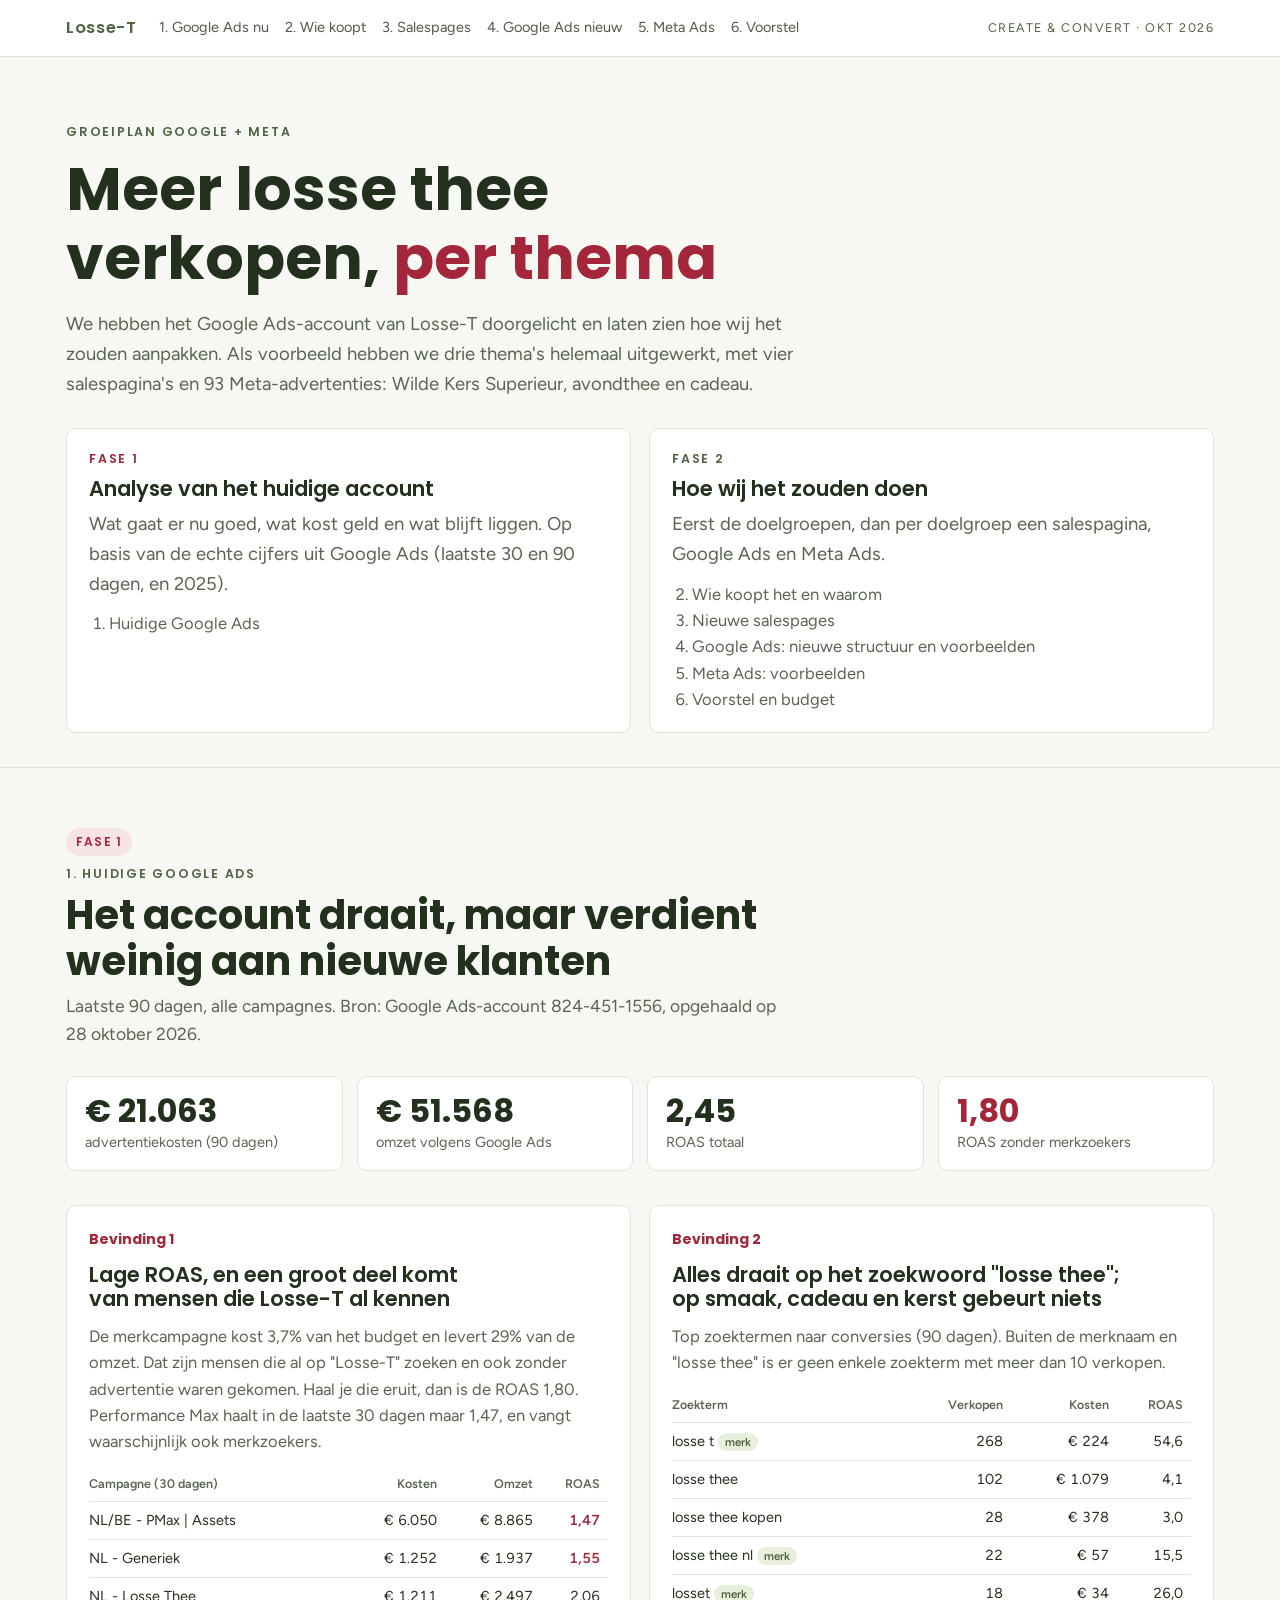
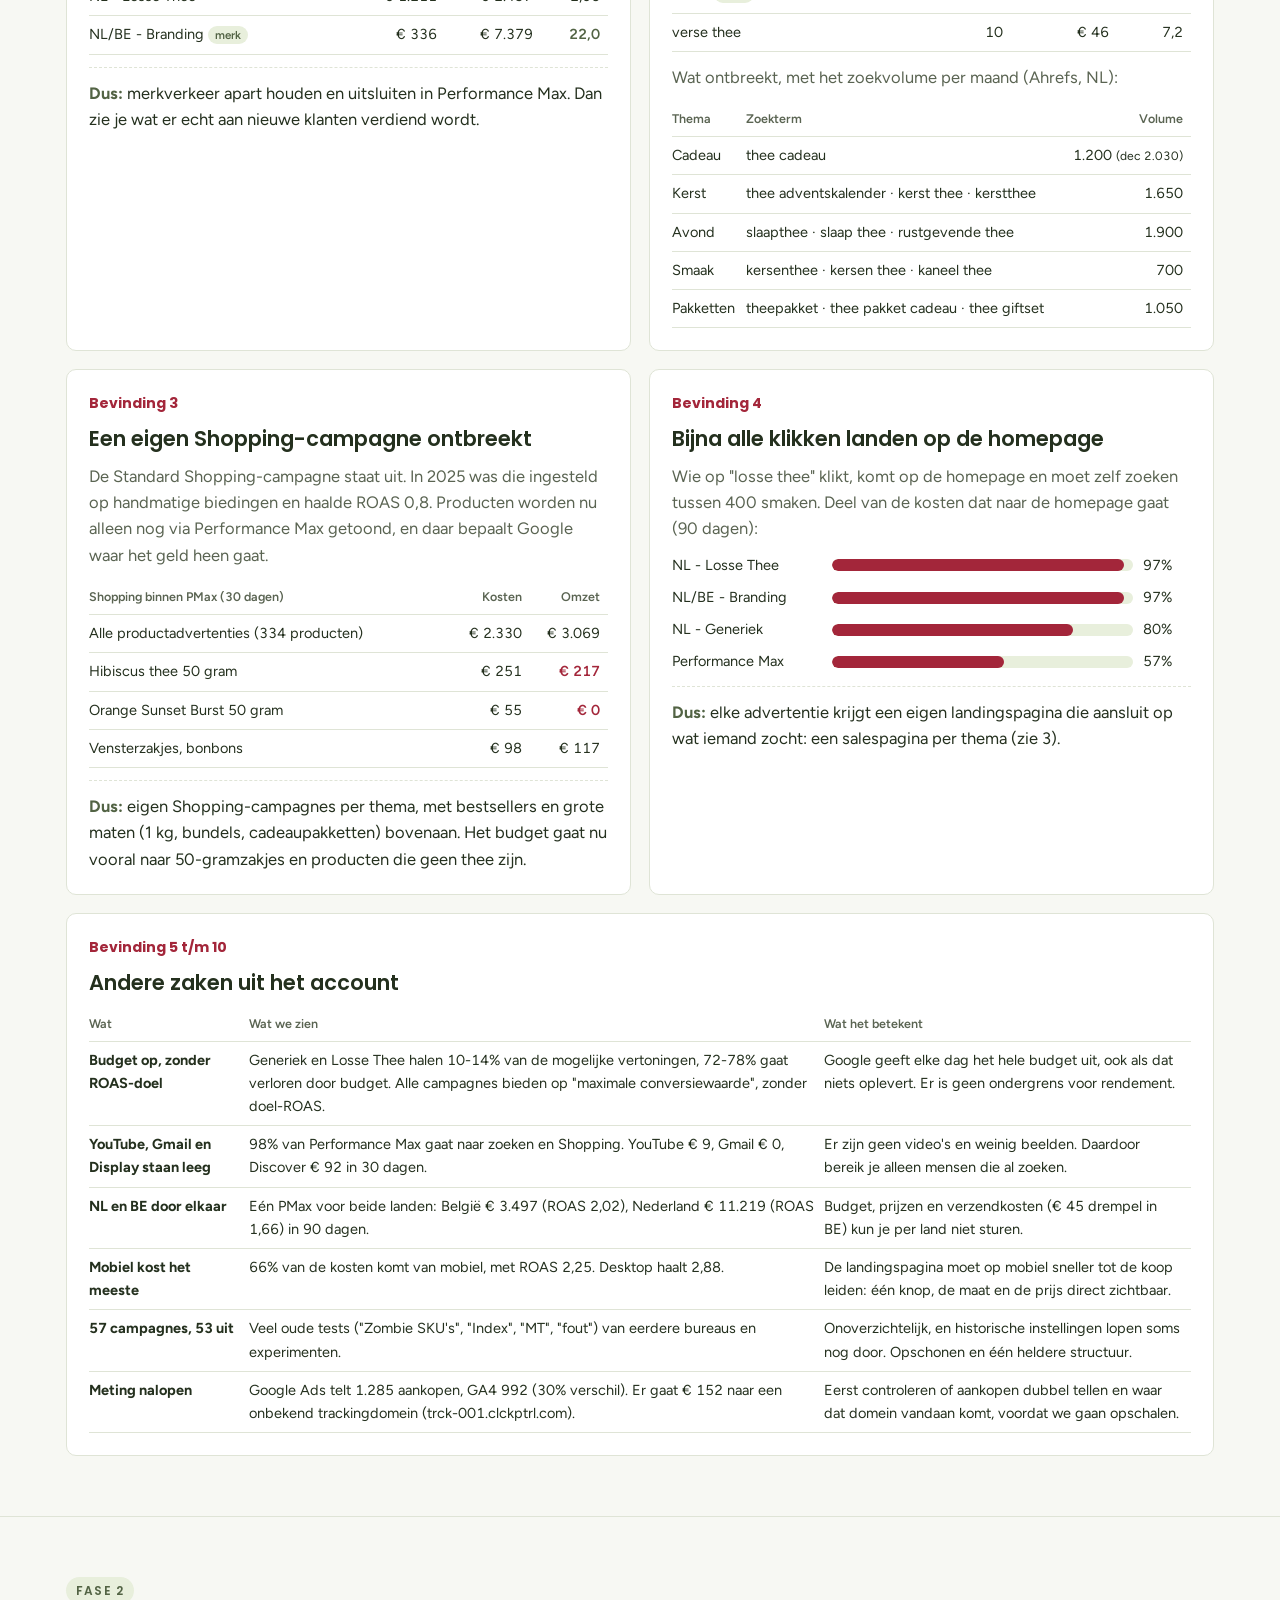
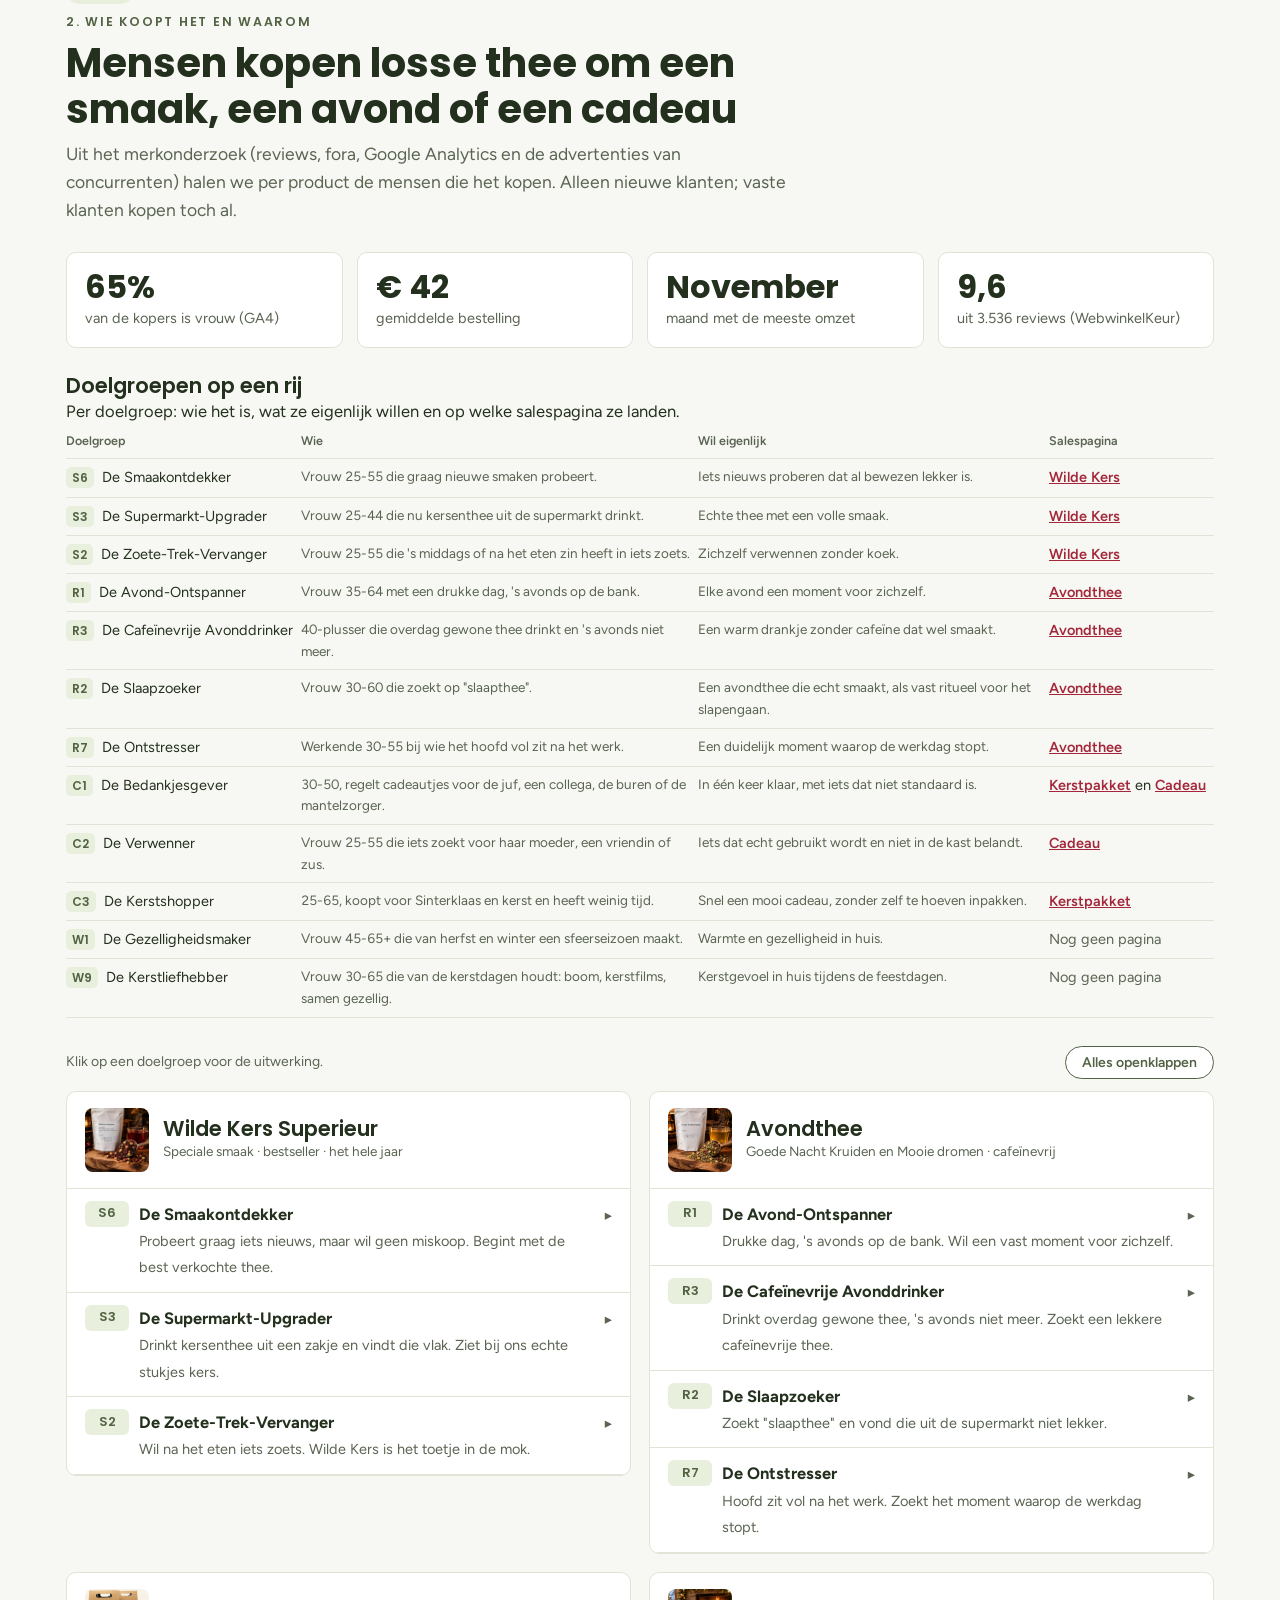
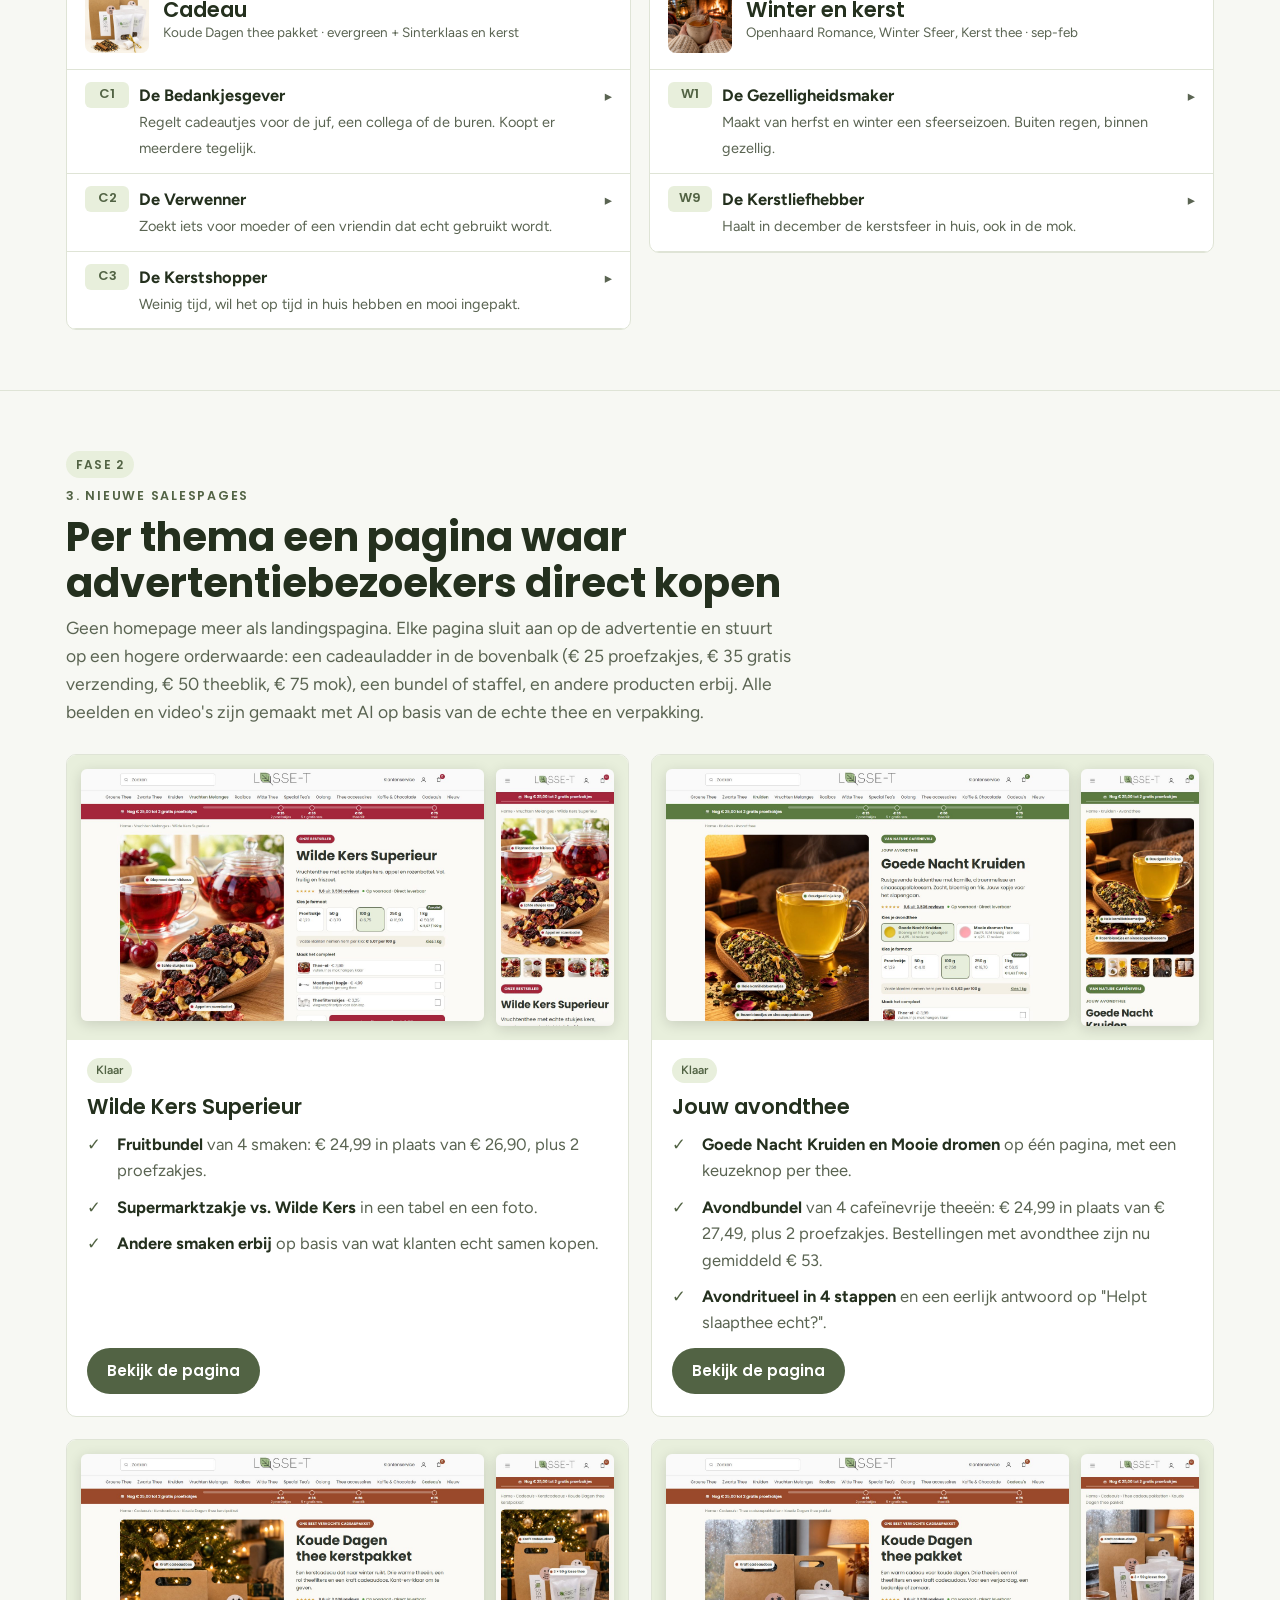
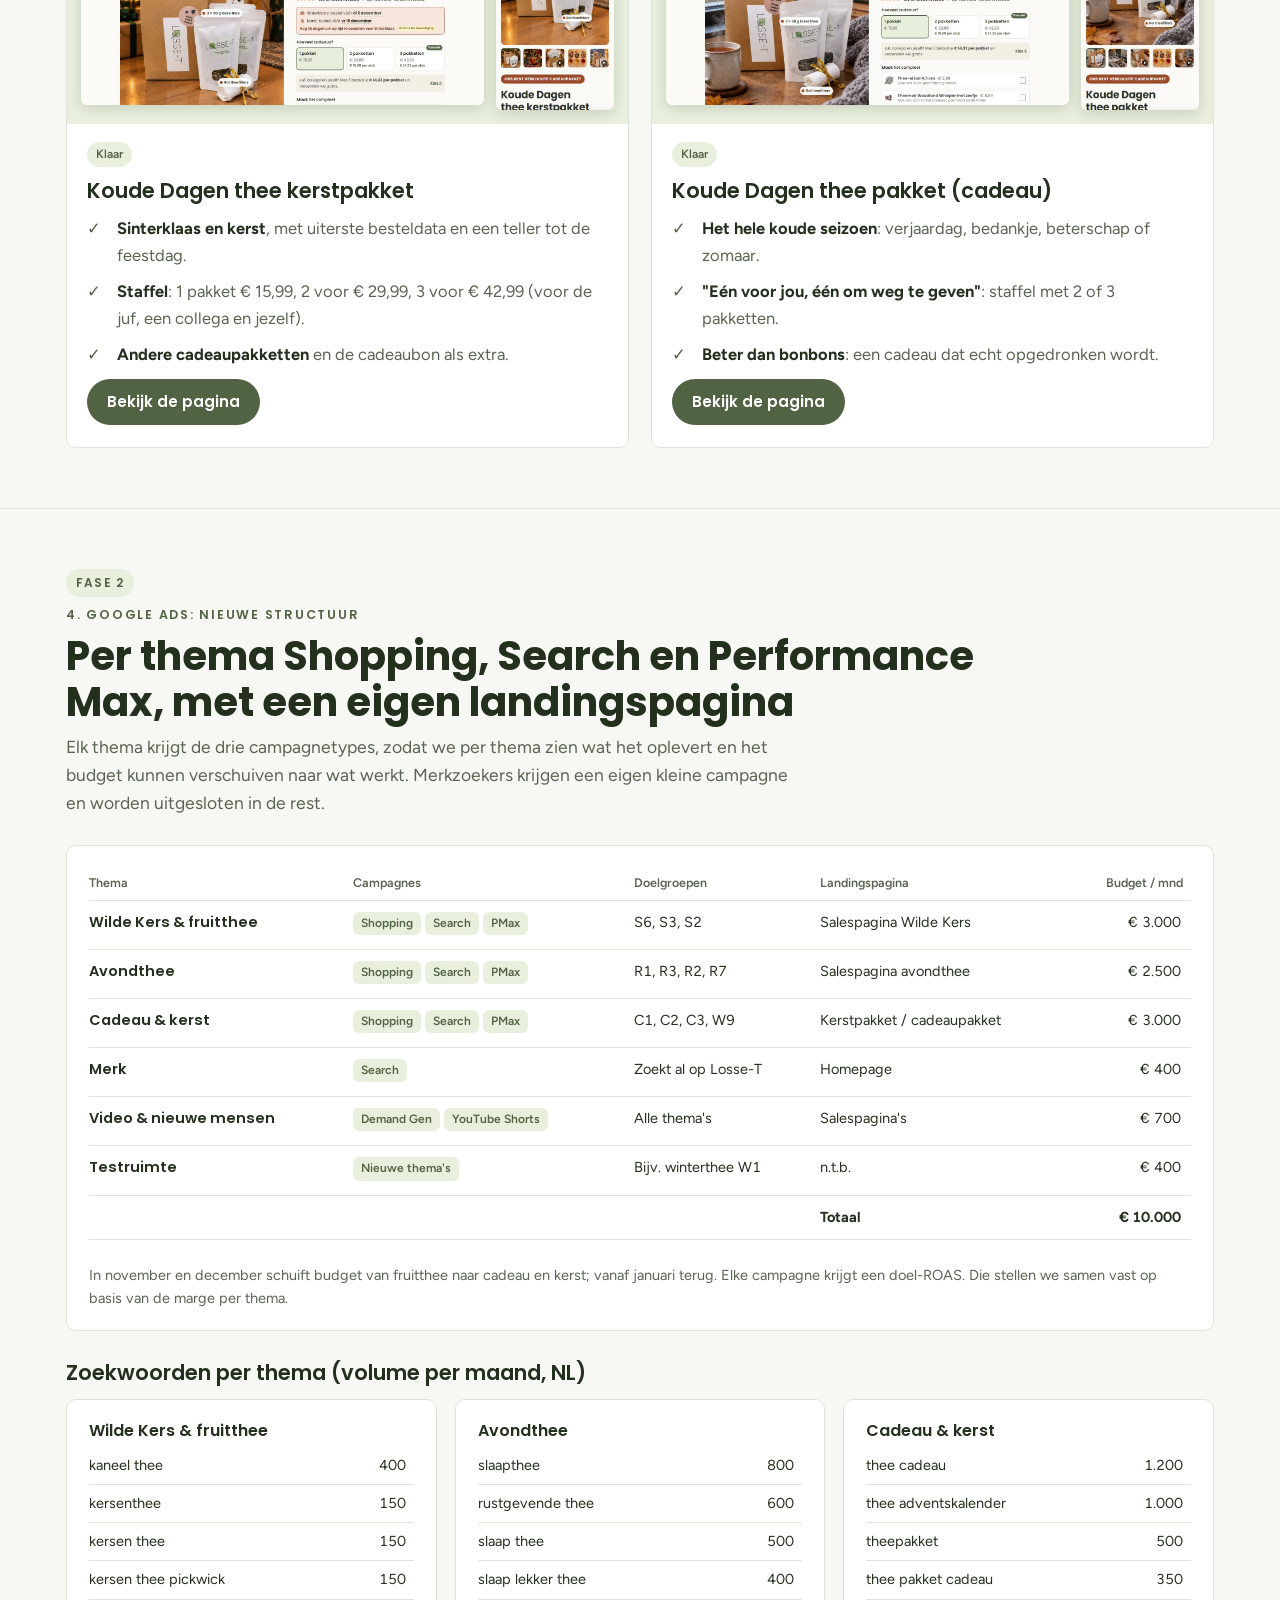
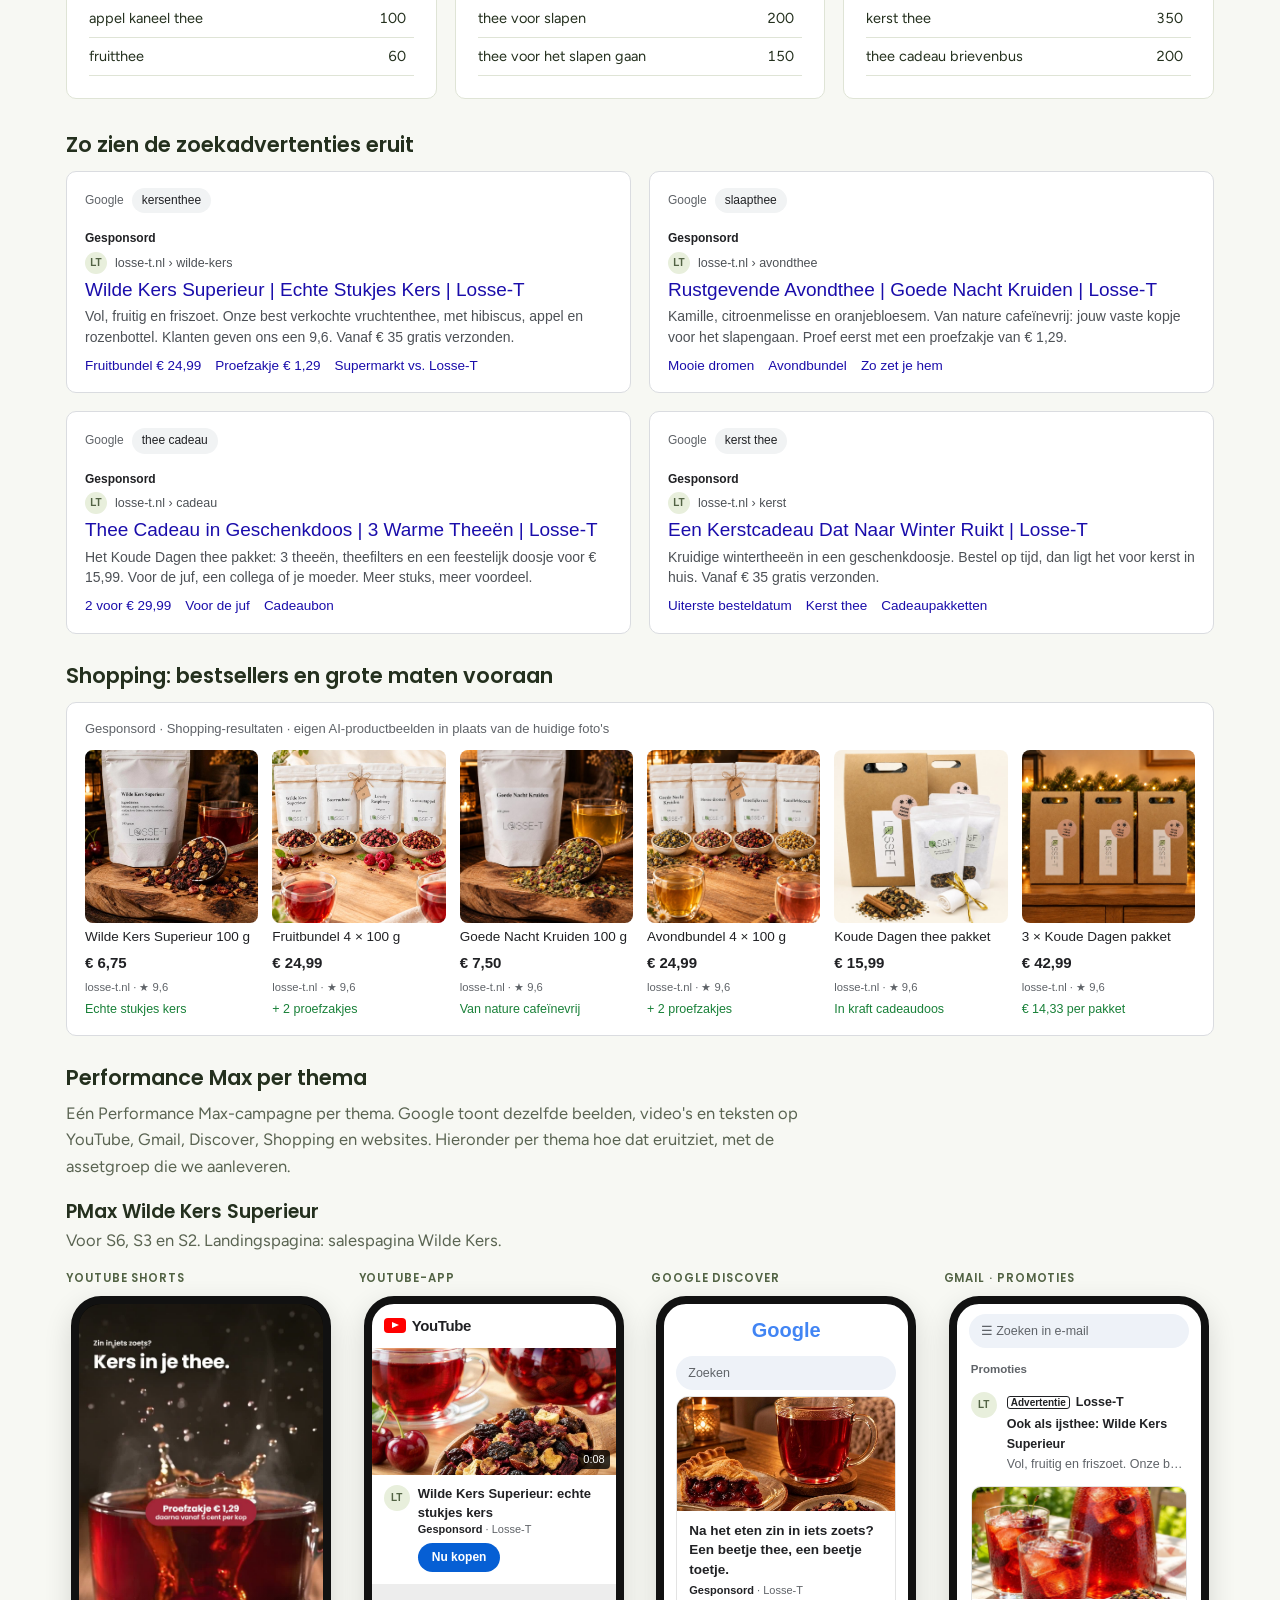
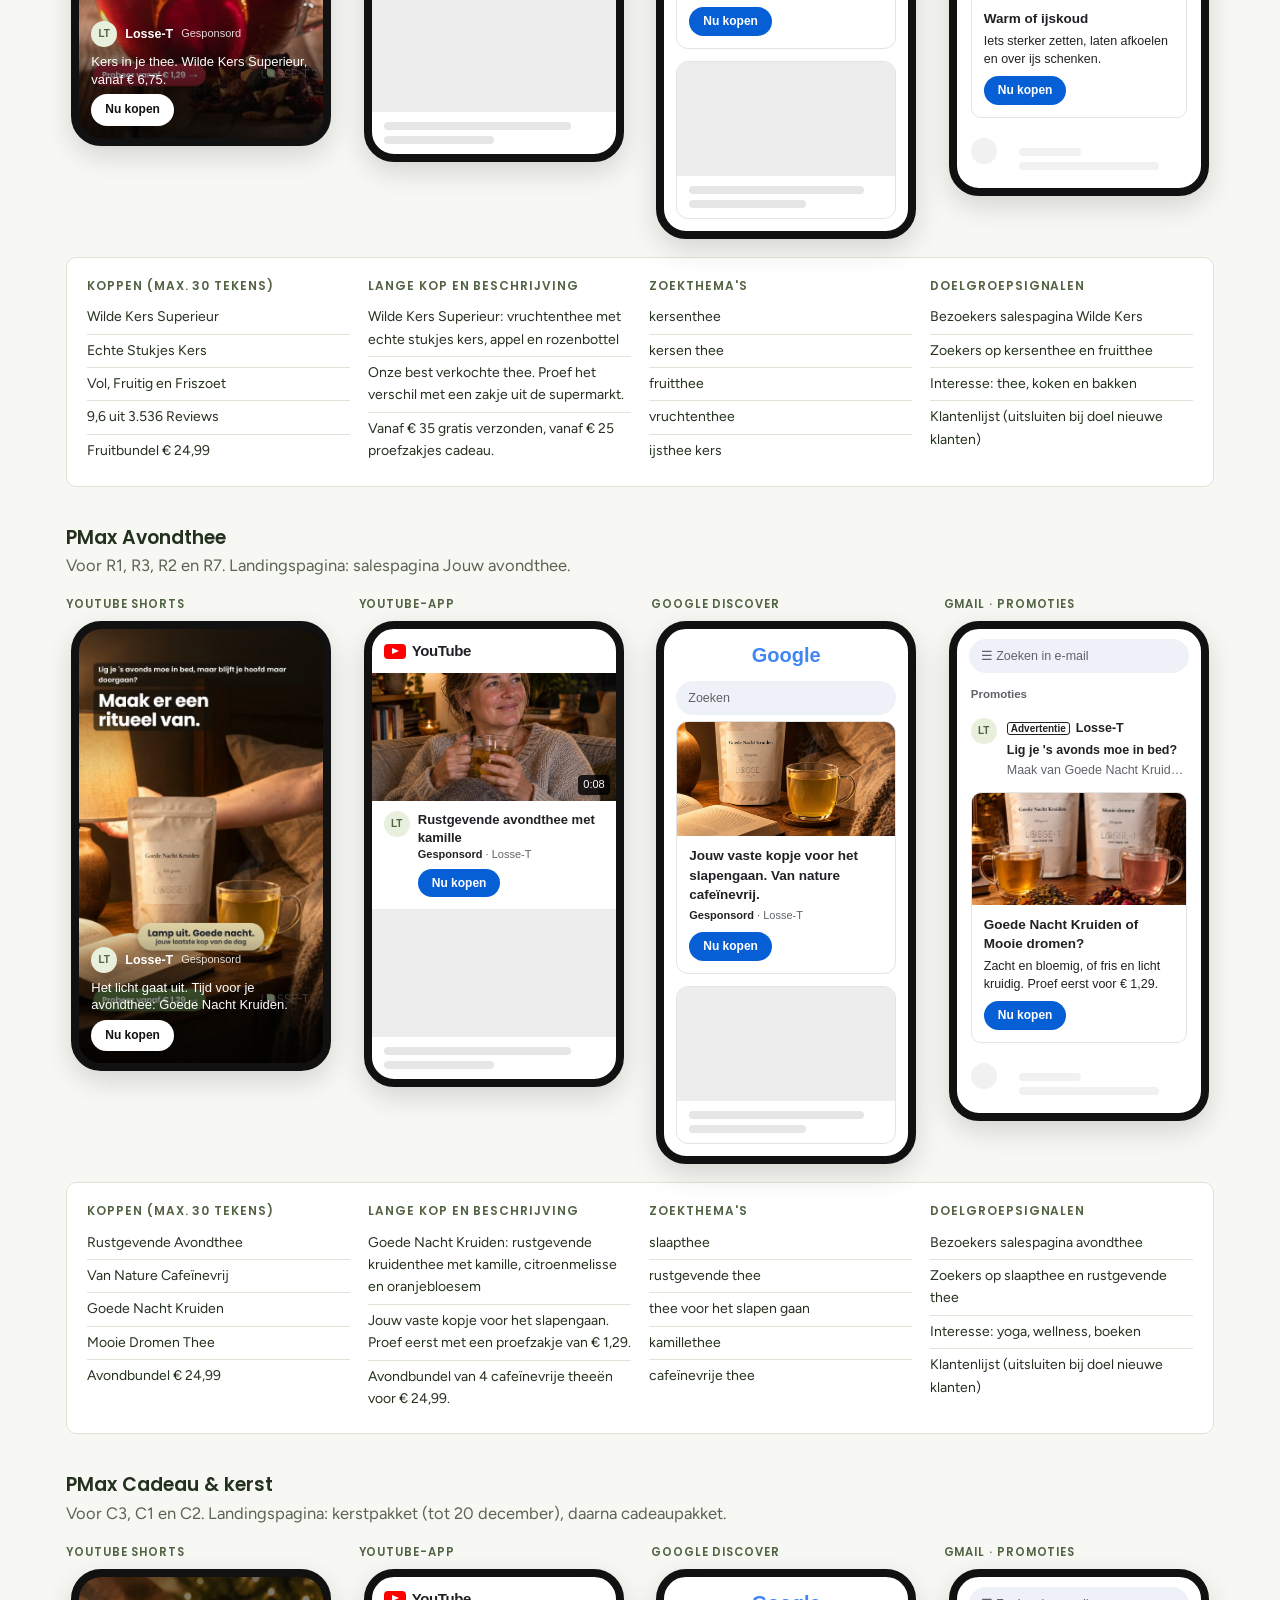
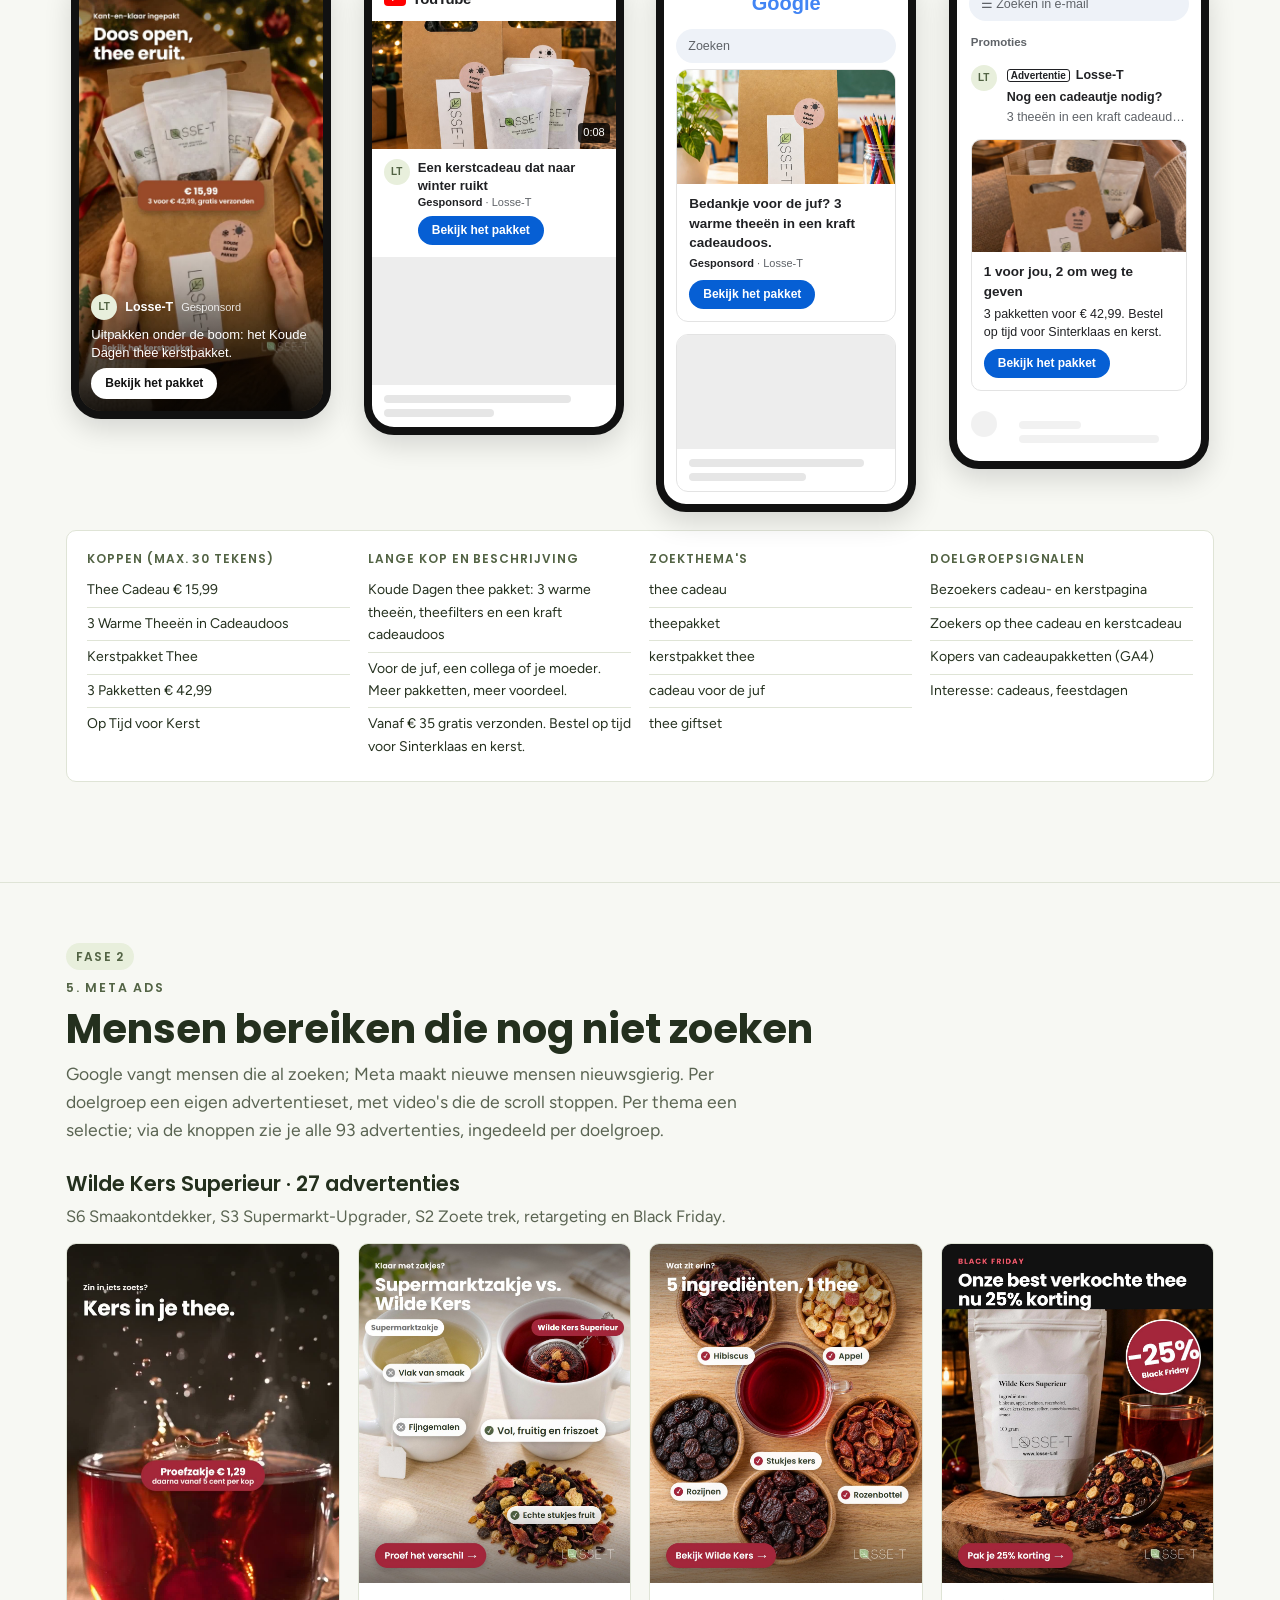
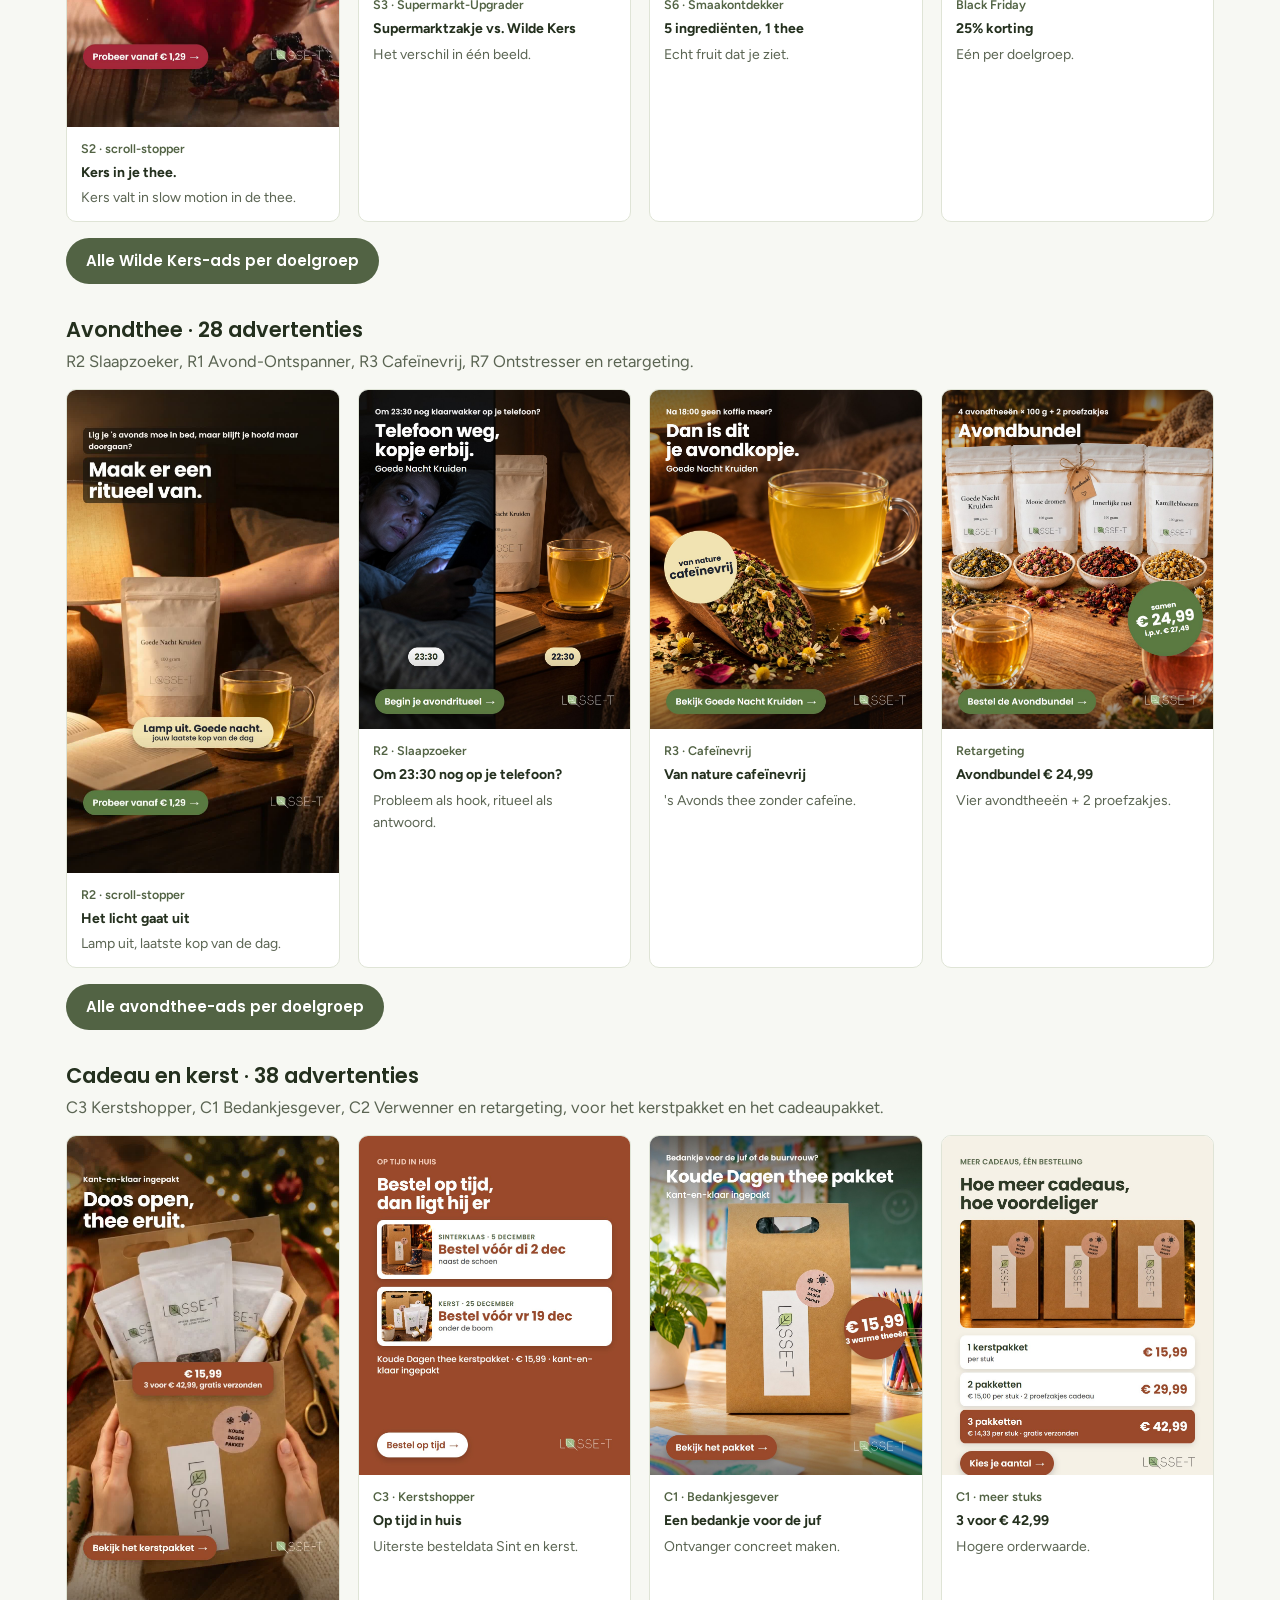
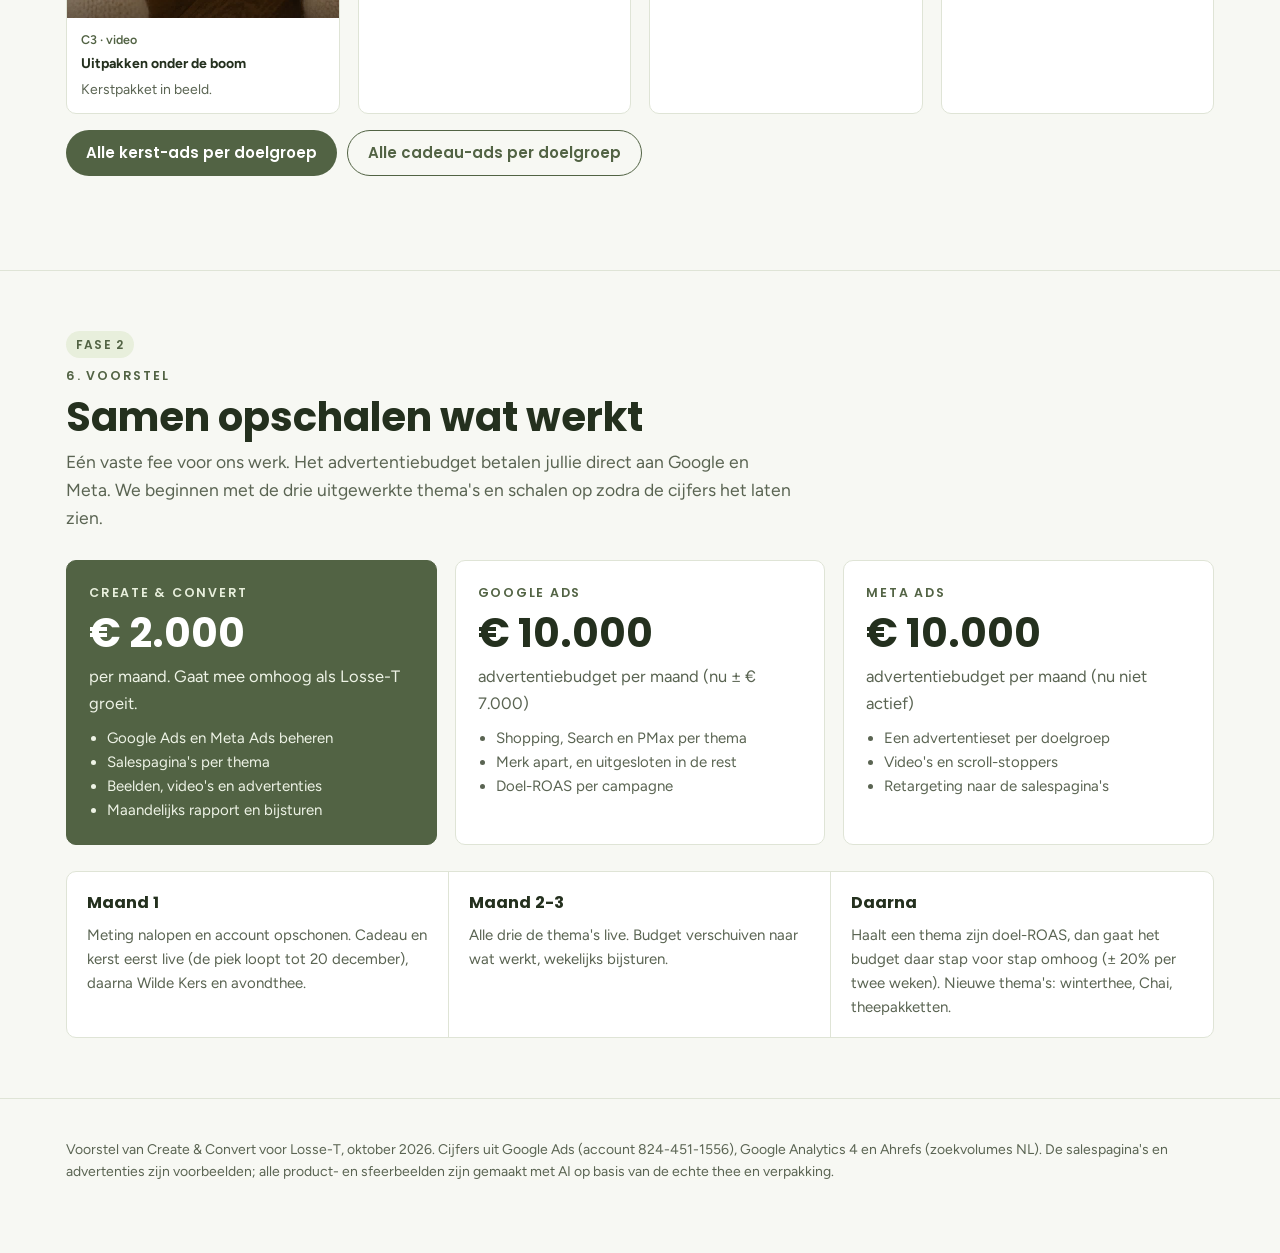
<file: groeiplan/index.html>
<!DOCTYPE html>
<meta name="robots" content="noindex,nofollow">
<meta name="viewport" content="width=device-width, initial-scale=1">
<meta charset="utf-8">
<title>Losse-T Groeiplan</title>
<meta name="claude:viewport-fit-sides" content="cover">
<link rel="preconnect" href="https://fonts.googleapis.com">
<link rel="preconnect" href="https://fonts.gstatic.com" crossorigin>
<link rel="stylesheet" href="https://fonts.googleapis.com/css2?family=Poppins:wght@500;600;700&family=Figtree:wght@400;500;600&display=swap">
<style>
/* Lange scrollpagina met vaste navigatie: fase 1 = analyse van nu, fase 2 = onze aanpak (2 t/m 6). Huisstijl Losse-T. */
:root{
  color-scheme:light;
  --papier:#F7F8F3; --kaart:#FFFFFF; --inkt:#24301E; --zacht:#5A6452; --lijn:#DFE4D6;
  --bos:#526344; --salie:#A7BD82; --saliezacht:#E8EFDC; --kers:#A3263A; --kerszacht:#F6E3E6; --goud:#B7791F;
  --balk:#FFFFFF; --balktekst:#24301E;
  --display:Poppins,"Segoe UI",system-ui,sans-serif; --body:Figtree,"Segoe UI",system-ui,sans-serif;
}
*{box-sizing:border-box}
html{scroll-behavior:smooth}
body{margin:0;background:var(--papier);color:var(--inkt);font-family:var(--body);font-size:16.5px;line-height:1.6;-webkit-font-smoothing:antialiased}
body::before{content:"";position:fixed;inset:0 0 auto;height:env(safe-area-inset-top,0px);z-index:30;background:var(--balk)}
img,video{display:block;max-width:100%}
a{color:inherit}
.wrap{max-width:1180px;margin:0 auto;padding-left:max(16px,env(safe-area-inset-left,0px));padding-right:max(16px,env(safe-area-inset-right,0px))}
h1,h2,h3,h4{font-family:var(--display);line-height:1.15;text-wrap:balance;margin:0}
h2{font-size:clamp(28px,3.6vw,40px);font-weight:700}
h3{font-size:21px;font-weight:600}
h4{font-size:16px;font-weight:600}
p{margin:0}
.label{font-family:var(--display);font-weight:600;font-size:12.5px;letter-spacing:.14em;text-transform:uppercase;color:var(--bos)}
.num{font-variant-numeric:tabular-nums}
/* navigatie */
.top{position:sticky;top:env(safe-area-inset-top,0px);z-index:20;background:var(--balk);color:var(--balktekst);border-bottom:1px solid var(--lijn)}
.top .wrap{display:flex;align-items:center;gap:22px;min-height:56px;flex-wrap:wrap;padding-block:6px}
.top b{color:var(--bos);font-family:var(--display);font-weight:600;letter-spacing:.04em}
.top nav{display:flex;gap:16px;flex-wrap:wrap;font-size:14.5px}
.top nav a{text-decoration:none;opacity:.8;padding:6px 0}
.top nav a:hover,.top nav a:focus-visible{opacity:1}
.top .fase{margin-left:auto;font-size:12.5px;letter-spacing:.12em;text-transform:uppercase;color:var(--bos)}
/* opening */
header.held{padding-block:60px 34px}
header.held h1{font-size:clamp(34px,5.4vw,60px);font-weight:700;margin:12px 0 16px;max-width:17ch}
header.held h1 em{font-style:normal;color:var(--kers)}
header.held p{max-width:62ch;color:var(--zacht);font-size:18.5px}
.fases{display:grid;grid-template-columns:1fr 1fr;gap:18px;margin-top:30px}
.fasekaart{background:var(--kaart);border:1px solid var(--lijn);border-radius:10px;padding:20px 22px;display:flex;flex-direction:column;gap:8px}
.fasekaart .label{color:var(--kers)}
.fasekaart.twee .label{color:var(--bos)}
.fasekaart ol{margin:4px 0 0;padding-left:20px;color:var(--zacht)}
/* secties */
section{padding-block:60px;border-top:1px solid var(--lijn);scroll-margin-top:60px}
.kop{display:flex;flex-direction:column;gap:8px;margin-bottom:28px}
.kop .intro{color:var(--zacht);max-width:66ch;font-size:17.5px}
.fasetag{align-self:flex-start;font-family:var(--display);font-size:12px;font-weight:600;letter-spacing:.1em;text-transform:uppercase;padding:4px 10px;border-radius:999px;background:var(--kerszacht);color:var(--kers)}
.fasetag.f2{background:var(--saliezacht);color:var(--bos)}
/* kpi */
.kpis{display:grid;grid-template-columns:repeat(4,minmax(0,1fr));gap:14px;margin-bottom:34px}
.kpi{background:var(--kaart);border:1px solid var(--lijn);border-radius:10px;padding:16px 18px}
.kpi b{display:block;font-family:var(--display);font-weight:700;font-size:32px;line-height:1.1;font-variant-numeric:tabular-nums}
.kpi span{color:var(--zacht);font-size:14.5px}
.kpi.slecht b{color:var(--kers)}
/* bevindingen */
.bev{display:grid;grid-template-columns:repeat(2,minmax(0,1fr));gap:18px}
.b{background:var(--kaart);border:1px solid var(--lijn);border-radius:10px;padding:22px;display:flex;flex-direction:column;gap:12px;min-width:0}
.b.breed{grid-column:1/-1}
.b .nr{font-family:var(--display);font-weight:700;color:var(--kers);font-size:14px}
.b p{color:var(--zacht)}
.b .dus{border-top:1px dashed var(--lijn);padding-top:12px;color:var(--inkt)}
.b .dus b{color:var(--bos)}
.tabel{overflow-x:auto}
table{width:100%;border-collapse:collapse;font-size:14.5px;font-variant-numeric:tabular-nums}
th{font-weight:600;font-size:12.5px;color:var(--zacht);text-align:left;padding:7px 8px 7px 0;border-bottom:1px solid var(--lijn);white-space:nowrap}
td{padding:7px 8px 7px 0;border-bottom:1px solid var(--lijn);vertical-align:top}
td.r,th.r{text-align:right}
td.rood{color:var(--kers);font-weight:600}
td.groen{color:var(--bos);font-weight:600}
.merk{font-size:11.5px;font-weight:600;padding:2px 7px;border-radius:99px;background:var(--saliezacht);color:var(--bos);white-space:nowrap}
.bar{display:grid;grid-template-columns:150px 1fr 48px;gap:10px;align-items:center;font-size:14.5px}
.bar i{display:block;height:12px;border-radius:99px;background:var(--saliezacht);position:relative;overflow:hidden}
.bar i::after{content:"";position:absolute;inset:0;width:var(--w);background:var(--kers);border-radius:99px}
.bars{display:grid;gap:9px}
/* doelgroepen */
.groepen{display:grid;grid-template-columns:repeat(2,minmax(0,1fr));gap:18px}
.groep{background:var(--kaart);border:1px solid var(--lijn);border-radius:10px;overflow:hidden;display:flex;flex-direction:column}
.groep .gk{display:flex;gap:14px;align-items:center;padding:16px 18px;border-bottom:1px solid var(--lijn)}
.groep .gk img{width:64px;height:64px;object-fit:cover;border-radius:8px;flex:none}
.groep .gk small{display:block;color:var(--zacht);font-size:13.5px}
.avs{display:grid;gap:0}
.av{display:grid;grid-template-columns:44px 1fr;gap:10px;padding:12px 18px;border-bottom:1px solid var(--lijn)}
.av:last-child{border-bottom:0}
.av code{font-family:var(--display);font-weight:600;font-size:13px;color:var(--bos);background:var(--saliezacht);border-radius:6px;height:26px;display:grid;place-items:center}
.av b{display:block}
.av span{color:var(--zacht);font-size:14.5px}
.feiten{display:grid;grid-template-columns:repeat(4,minmax(0,1fr));gap:14px;margin-bottom:26px}
/* salespages */
.lp{display:grid;grid-template-columns:1.25fr 1fr;gap:26px;align-items:start}
.shots{display:grid;grid-template-columns:3.4fr 1fr;gap:12px;background:var(--saliezacht);padding:14px;border-radius:10px}
.shots img{width:100%;border-radius:6px;box-shadow:0 3px 14px rgba(0,0,0,.14);aspect-ratio:16/10;object-fit:cover;object-position:top}
.shots img.mob{aspect-ratio:390/844}
.lijst{display:grid;gap:10px;margin:0;padding:0;list-style:none}
.lijst li{display:grid;grid-template-columns:22px 1fr;gap:8px;color:var(--zacht)}
.lijst li::before{content:"✓";color:var(--bos);font-weight:700}
.lijst li b{color:var(--inkt)}
.btn{display:inline-flex;align-items:center;gap:8px;min-height:46px;padding:0 20px;border-radius:999px;background:var(--bos);color:#fff;text-decoration:none;font-weight:600;font-family:var(--display);font-size:15px;align-self:flex-start}
.btn:focus-visible,.top nav a:focus-visible{outline:2px solid var(--salie);outline-offset:3px}
.volgt{display:grid;grid-template-columns:repeat(2,minmax(0,1fr));gap:18px;margin-top:22px}
.volgt .b{flex-direction:row;align-items:center}
.volgt img{width:84px;height:84px;object-fit:cover;border-radius:8px;flex:none}
.status{font-size:12px;font-weight:600;padding:3px 9px;border-radius:99px;background:var(--saliezacht);color:var(--bos);align-self:flex-start}
.lps{display:grid;grid-template-columns:repeat(2,minmax(0,1fr));gap:22px}
.lpk{background:var(--kaart);border:1px solid var(--lijn);border-radius:10px;overflow:hidden;display:flex;flex-direction:column;min-width:0}
.lpk .shots{border-radius:0}
.lpk .tx{padding:18px 20px 22px;display:flex;flex-direction:column;gap:12px;flex:1}
.lpk .btn{margin-top:auto}
.thema{margin-bottom:34px}
.thema h3{margin-bottom:6px}
.thema .sub{color:var(--zacht);margin-bottom:14px}
.knoppen{display:flex;gap:10px;flex-wrap:wrap;margin-top:16px}
.btn.licht{background:transparent;color:var(--bos);border:1.5px solid var(--bos)}
/* PMax-voorbeelden: telefoons met YouTube Shorts, YouTube-app, Discover en Gmail */
.pmthema{margin-bottom:40px}
.pmthema>h4{font-size:19px;margin-bottom:4px}
.pmthema>.sub{color:var(--zacht);margin-bottom:16px}
.pm2{display:grid;grid-template-columns:repeat(4,minmax(0,1fr));gap:22px;align-items:start;margin-bottom:18px}
.pmv{display:flex;flex-direction:column;gap:8px;min-width:0}
.pmv .wat{font-family:var(--display);font-size:11.5px;font-weight:600;color:var(--bos);text-transform:uppercase;letter-spacing:.08em}
.phone{width:100%;max-width:260px;margin:0 auto;border:8px solid #111;border-radius:30px;background:#fff;overflow:hidden;font-family:Arial,Helvetica,sans-serif;color:#202124;font-size:12.5px;box-shadow:0 10px 28px rgba(0,0,0,.14)}
.phone.zwart{background:#000;color:#fff}
.short{position:relative}
.short video{width:100%;aspect-ratio:9/16;object-fit:cover;display:block}
.short .info{position:absolute;left:0;right:0;bottom:0;padding:40px 12px 12px;background:linear-gradient(transparent,rgba(0,0,0,.75));display:flex;flex-direction:column;gap:6px}
.kanaal{display:flex;align-items:center;gap:8px;font-weight:700;font-size:12.5px}
.kanaal em{font-style:normal;font-weight:400;font-size:11px;opacity:.85}
.fav{width:26px;height:26px;border-radius:50%;background:#E8EFDC;color:#526344;display:grid;place-items:center;font-weight:700;font-size:10px;flex:none}
.short .titel{font-size:13px;line-height:1.35}
.cta{align-self:flex-start;background:#fff;color:#111;border-radius:999px;padding:6px 14px;font-weight:700;font-size:12px}
.cta.blauw{background:#065FD4;color:#fff}
.ytbar{display:flex;align-items:center;gap:6px;padding:10px 12px;font-weight:700;font-size:15px;letter-spacing:-.4px}
.ytbar i{width:22px;height:15px;border-radius:4px;background:#FF0000;position:relative;display:block}
.ytbar i::after{content:"";position:absolute;left:8px;top:4px;border-left:7px solid #fff;border-top:3.5px solid transparent;border-bottom:3.5px solid transparent}
.ytk img,.dck img,.gmo img{width:100%;aspect-ratio:1.91/1;object-fit:cover;display:block}
.ytk .yt{position:relative}
.ytk .dur{position:absolute;right:6px;bottom:6px;background:rgba(0,0,0,.8);color:#fff;font-size:11px;padding:1px 5px;border-radius:4px}
.ytm{display:flex;gap:8px;padding:10px 12px 12px;line-height:1.4}
.ytm b{display:block;font-size:13px}
.gs{font-size:11px;color:#5F6368}.gs strong{color:#202124}
.leeg .vlak{aspect-ratio:1.91/1;background:#EDEDED}
.leeg .lijnen{padding:10px 12px;display:grid;gap:6px}
.lijnen i{display:block;height:8px;border-radius:4px;background:#E6E6E6}
.zoek{display:flex;align-items:center;gap:8px;background:#EEF2F8;border-radius:999px;padding:7px 12px;color:#5F6368;margin:10px 12px 6px}
.dcg{font-size:20px;font-weight:700;text-align:center;padding-top:10px;color:#4285F4}
.dck{margin:6px 12px 12px;border:1px solid #E3E3E3;border-radius:12px;overflow:hidden}
.dck .tx,.gmo .tx{padding:10px 12px 12px;line-height:1.45}
.dck .tx b,.gmo .tx b{display:block;font-size:13.5px;margin-bottom:3px}
.gmtab{padding:6px 14px;font-size:11.5px;color:#5F6368;font-weight:700}
.gmr{display:flex;gap:10px;padding:8px 14px;align-items:flex-start}
.gmr>div{min-width:0}
.gmv{font-weight:700}.gmv .bd{font-size:10px;font-weight:700;border:1px solid #202124;border-radius:3px;padding:0 3px;margin-right:6px}
.gmon{font-weight:700;margin-top:2px}.gmsn{color:#5F6368;white-space:nowrap;overflow:hidden;text-overflow:ellipsis}
.gmo{margin:4px 14px 12px;border:1px solid #E3E3E3;border-radius:10px;overflow:hidden}
.gmr.leeg{opacity:.55}
.assetgroep{display:grid;grid-template-columns:repeat(4,minmax(0,1fr));gap:18px;background:var(--kaart);border:1px solid var(--lijn);border-radius:10px;padding:18px 20px}
.assetgroep h5{font-family:var(--display);font-size:12px;font-weight:600;letter-spacing:.08em;text-transform:uppercase;color:var(--bos);margin:0 0 6px}
.assetgroep ul{margin:0;padding:0;list-style:none;font-size:14px}
.assetgroep li{padding:5px 0;border-bottom:1px solid var(--lijn)}
.assetgroep li:last-child{border-bottom:0}
@media(max-width:1000px){.pm2,.assetgroep{grid-template-columns:repeat(2,minmax(0,1fr))}}
@media(max-width:560px){.pm2,.assetgroep{grid-template-columns:minmax(0,1fr)}}
/* structuur */
.struct{overflow-x:auto;margin-bottom:30px}
.struct table td{padding:10px 10px 10px 0}
.struct td:first-child{font-weight:600;font-family:var(--display);white-space:nowrap}
.type{display:inline-block;font-size:12px;font-weight:600;padding:2px 8px;border-radius:6px;margin:0 4px 4px 0;background:var(--saliezacht);color:var(--bos);white-space:nowrap}
.kw{display:grid;grid-template-columns:repeat(3,minmax(0,1fr));gap:18px;margin-bottom:34px}
.kw .b{gap:6px}
/* serp */
.serp{display:grid;grid-template-columns:repeat(2,minmax(0,1fr));gap:18px;margin-bottom:30px}
.g{background:#fff;color:#202124;border:1px solid #dadce0;border-radius:10px;padding:16px 18px;font-family:Arial,Helvetica,sans-serif;min-width:0}
.g .q{font-size:12px;color:#5f6368;margin-bottom:10px;display:flex;gap:8px;align-items:center}
.g .q b{background:#f1f3f4;border-radius:99px;padding:3px 10px;font-weight:400;color:#202124}
.g .sp{font-size:12px;font-weight:700;color:#202124}
.g .url{font-size:12.5px;color:#4d5156;margin:2px 0 4px;display:flex;gap:8px;align-items:center}
.g .url i{width:22px;height:22px;border-radius:50%;background:#E8EFDC;display:grid;place-items:center;font-style:normal;font-size:10px;font-weight:700;color:#526344}
.g .h{font-size:19px;color:#1a0dab;line-height:1.3}
.g .d{font-size:14px;color:#4d5156;margin-top:4px;line-height:1.45}
.g .sl{display:flex;gap:14px;flex-wrap:wrap;margin-top:8px;font-size:13.5px;color:#1a0dab}
.shopping{background:#fff;color:#202124;border:1px solid #dadce0;border-radius:10px;padding:16px 18px;font-family:Arial,Helvetica,sans-serif;margin-bottom:30px}
.shoprij{display:grid;grid-template-columns:repeat(6,minmax(0,1fr));gap:14px;margin-top:10px}
.pr{display:flex;flex-direction:column;gap:3px;font-size:13.5px;min-width:0}
.pr img{width:100%;aspect-ratio:1;object-fit:cover;border-radius:8px;background:#f1f3f4}
.pr b{font-size:15px}
.pr small{color:#5f6368}
.pr .st{color:#188038;font-size:12.5px}
.pmax{display:grid;grid-template-columns:repeat(3,minmax(0,1fr));gap:18px;margin-bottom:30px}
.pmax .b{gap:8px}
.pmax .thumbs{display:grid;grid-template-columns:repeat(3,1fr);gap:6px}
.pmax .thumbs img{aspect-ratio:1;object-fit:cover;border-radius:6px;width:100%}
.pmax ul{margin:0;padding-left:18px;color:var(--zacht);font-size:14.5px}
/* meta */
.ads{display:grid;grid-template-columns:repeat(4,minmax(0,1fr));gap:18px}
.ad{background:var(--kaart);border:1px solid var(--lijn);border-radius:10px;overflow:hidden;display:flex;flex-direction:column;min-width:0}
.ad img,.ad video{width:100%;aspect-ratio:4/5;object-fit:cover;background:var(--saliezacht)}
.ad video.story{aspect-ratio:9/16}
.ad .t{padding:12px 14px;display:flex;flex-direction:column;gap:3px;font-size:14px}
.ad .t small{color:var(--bos);font-weight:600;font-size:12.5px}
.ad .t span{color:var(--zacht)}
/* voorstel */
.voorstel{display:grid;grid-template-columns:repeat(3,minmax(0,1fr));gap:18px;margin-bottom:26px}
.prijs{background:var(--kaart);border:1px solid var(--lijn);border-radius:10px;padding:22px;display:flex;flex-direction:column;gap:10px}
.prijs.fee{background:var(--bos);color:#fff;border-color:var(--bos)}
.prijs.fee .label{color:#E8EFDC}
.prijs.fee p,.prijs.fee li{color:#EEF3E6}
.prijs b.groot{font-family:var(--display);font-weight:700;font-size:40px;line-height:1;font-variant-numeric:tabular-nums}
.prijs ul{margin:0;padding-left:18px;color:var(--zacht);font-size:15px}
.schaal{display:grid;grid-template-columns:repeat(3,minmax(0,1fr));gap:0;border:1px solid var(--lijn);border-radius:10px;overflow:hidden;background:var(--kaart)}
.schaal div{padding:18px 20px;border-right:1px solid var(--lijn);display:flex;flex-direction:column;gap:6px}
.schaal div:last-child{border-right:0}
.schaal b{font-family:var(--display)}
.schaal span{color:var(--zacht);font-size:15px}
footer{padding-block:40px 70px;color:var(--zacht);font-size:14px;border-top:1px solid var(--lijn)}
@media(max-width:980px){
  .lps{grid-template-columns:minmax(0,1fr)}
  .kpis,.feiten{grid-template-columns:repeat(2,minmax(0,1fr))}
  .bev,.groepen,.lp,.serp,.volgt,.fases{grid-template-columns:minmax(0,1fr)}
  .kw,.pmax,.voorstel,.schaal{grid-template-columns:minmax(0,1fr)}
  .schaal div{border-right:0;border-bottom:1px solid var(--lijn)}
  .ads{grid-template-columns:repeat(2,minmax(0,1fr))}.shoprij{grid-template-columns:repeat(3,minmax(0,1fr))}
}
@media(max-width:520px){.bar{grid-template-columns:110px 1fr 40px}.top .fase{display:none}}
@media(prefers-reduced-motion:reduce){html{scroll-behavior:auto}}

.avd{border-bottom:1px solid var(--lijn)}
.avd>summary{list-style:none;cursor:pointer;grid-template-columns:44px 1fr auto;border-bottom:0}
.avd>summary::-webkit-details-marker{display:none}
.avd>summary:hover{background:var(--papier)}
.avscore{font-family:var(--display);font-weight:600;font-size:13px;color:var(--bos);white-space:nowrap;align-self:start;padding-top:3px}
.avscore.nieuw{color:var(--goud)}
.avscore::after{content:" \25B8";color:var(--zacht)}
.avd[open] .avscore::after{content:" \25BE"}
.avbody{padding:2px 18px 16px 72px}
.avbase{font-size:13px;color:var(--goud);margin:0 0 8px}
.avhook{margin:0 0 12px;padding:12px 14px;background:var(--saliezacht);border-left:3px solid var(--bos);border-radius:6px;font-family:var(--display);font-weight:500;font-size:15px;line-height:1.45}
.avrows{margin:0;display:grid;gap:6px}
.avrows div{display:grid;grid-template-columns:100px 1fr;gap:10px;font-size:14px}
.avrows dt{font-weight:600;color:var(--bos)}
.avrows dd{margin:0;color:var(--inkt)}
.avtools{display:flex;justify-content:space-between;align-items:center;gap:12px;margin:0 0 12px}
.avtools p{margin:0;color:var(--zacht);font-size:14px}
.avtoggle{font:600 14px var(--body);border:1px solid var(--bos);color:var(--bos);background:#fff;border-radius:999px;padding:7px 16px;cursor:pointer}
.avtoggle:hover{background:var(--saliezacht)}
.groepen{align-items:start}
.avscorecard{margin:8px 0 28px}
.avscorecard td.ww{font-size:13.5px;color:var(--zacht);min-width:180px}
.avscorecard td:first-child{white-space:nowrap}
.avscorecard td code{font-family:var(--display);font-weight:600;font-size:12px;color:var(--bos);background:var(--saliezacht);border-radius:5px;padding:2px 6px;margin-right:4px}
.avscorecard tr.nieuw td{color:var(--zacht)}
.avscorecard td.pg{white-space:nowrap}
.avscorecard td.pg a{color:var(--kers);font-weight:600}
.avscorecard td.pg .nog{color:var(--zacht)}
@media (max-width:700px){.avbody{padding-left:18px}.avrows div{grid-template-columns:1fr;gap:0}}
</style>

<div class="top"><div class="wrap">
  <b>Losse-T</b>
  <nav aria-label="Inhoud">
    <a href="#nu">1. Google Ads nu</a><a href="#wie">2. Wie koopt</a><a href="#pages">3. Salespages</a><a href="#google">4. Google Ads nieuw</a><a href="#meta">5. Meta Ads</a><a href="#voorstel">6. Voorstel</a>
  </nav>
  <span class="fase">Create &amp; Convert · okt 2026</span>
</div></div>

<header class="held"><div class="wrap">
  <span class="label">Groeiplan Google + Meta</span>
  <h1>Meer losse thee verkopen, <em>per thema</em></h1>
  <p>We hebben het Google Ads-account van Losse-T doorgelicht en laten zien hoe wij het zouden aanpakken. Als voorbeeld hebben we drie thema's helemaal uitgewerkt, met vier salespagina's en 93 Meta-advertenties: Wilde Kers Superieur, avondthee en cadeau.</p>
  <div class="fases">
    <div class="fasekaart"><span class="label">Fase 1</span><h3>Analyse van het huidige account</h3><p style="color:var(--zacht)">Wat gaat er nu goed, wat kost geld en wat blijft liggen. Op basis van de echte cijfers uit Google Ads (laatste 30 en 90 dagen, en 2025).</p><ol><li>Huidige Google Ads</li></ol></div>
    <div class="fasekaart twee"><span class="label">Fase 2</span><h3>Hoe wij het zouden doen</h3><p style="color:var(--zacht)">Eerst de doelgroepen, dan per doelgroep een salespagina, Google Ads en Meta Ads.</p><ol start="2"><li>Wie koopt het en waarom</li><li>Nieuwe salespages</li><li>Google Ads: nieuwe structuur en voorbeelden</li><li>Meta Ads: voorbeelden</li><li>Voorstel en budget</li></ol></div>
  </div>
</div></header>

<!-- 1 ============================================================ -->
<section id="nu"><div class="wrap">
  <div class="kop">
    <span class="fasetag">Fase 1</span>
    <span class="label">1. Huidige Google Ads</span>
    <h2>Het account draait, maar verdient weinig aan nieuwe klanten</h2>
    <p class="intro">Laatste 90 dagen, alle campagnes. Bron: Google Ads-account 824-451-1556, opgehaald op 28 oktober 2026.</p>
  </div>
  <div class="kpis">
    <div class="kpi"><b>€ 21.063</b><span>advertentiekosten (90 dagen)</span></div>
    <div class="kpi"><b>€ 51.568</b><span>omzet volgens Google Ads</span></div>
    <div class="kpi"><b>2,45</b><span>ROAS totaal</span></div>
    <div class="kpi slecht"><b>1,80</b><span>ROAS zonder merkzoekers</span></div>
  </div>

  <div class="bev">
    <div class="b">
      <span class="nr">Bevinding 1</span>
      <h3>Lage ROAS, en een groot deel komt van mensen die Losse-T al kennen</h3>
      <p>De merkcampagne kost 3,7% van het budget en levert 29% van de omzet. Dat zijn mensen die al op "Losse-T" zoeken en ook zonder advertentie waren gekomen. Haal je die eruit, dan is de ROAS 1,80. Performance Max haalt in de laatste 30 dagen maar 1,47, en vangt waarschijnlijk ook merkzoekers.</p>
      <div class="tabel"><table>
        <thead><tr><th>Campagne (30 dagen)</th><th class="r">Kosten</th><th class="r">Omzet</th><th class="r">ROAS</th></tr></thead>
        <tbody>
          <tr><td>NL/BE - PMax | Assets</td><td class="r">€ 6.050</td><td class="r">€ 8.865</td><td class="r rood">1,47</td></tr>
          <tr><td>NL - Generiek</td><td class="r">€ 1.252</td><td class="r">€ 1.937</td><td class="r rood">1,55</td></tr>
          <tr><td>NL - Losse Thee</td><td class="r">€ 1.211</td><td class="r">€ 2.497</td><td class="r">2,06</td></tr>
          <tr><td>NL/BE - Branding <span class="merk">merk</span></td><td class="r">€ 336</td><td class="r">€ 7.379</td><td class="r groen">22,0</td></tr>
        </tbody></table></div>
      <p class="dus"><b>Dus:</b> merkverkeer apart houden en uitsluiten in Performance Max. Dan zie je wat er echt aan nieuwe klanten verdiend wordt.</p>
    </div>

    <div class="b">
      <span class="nr">Bevinding 2</span>
      <h3>Alles draait op het zoekwoord "losse thee"; op smaak, cadeau en kerst gebeurt niets</h3>
      <p>Top zoektermen naar conversies (90 dagen). Buiten de merknaam en "losse thee" is er geen enkele zoekterm met meer dan 10 verkopen.</p>
      <div class="tabel"><table>
        <thead><tr><th>Zoekterm</th><th class="r">Verkopen</th><th class="r">Kosten</th><th class="r">ROAS</th></tr></thead>
        <tbody>
          <tr><td>losse t <span class="merk">merk</span></td><td class="r">268</td><td class="r">€ 224</td><td class="r">54,6</td></tr>
          <tr><td>losse thee</td><td class="r">102</td><td class="r">€ 1.079</td><td class="r">4,1</td></tr>
          <tr><td>losse thee kopen</td><td class="r">28</td><td class="r">€ 378</td><td class="r">3,0</td></tr>
          <tr><td>losse thee nl <span class="merk">merk</span></td><td class="r">22</td><td class="r">€ 57</td><td class="r">15,5</td></tr>
          <tr><td>losset <span class="merk">merk</span></td><td class="r">18</td><td class="r">€ 34</td><td class="r">26,0</td></tr>
          <tr><td>verse thee</td><td class="r">10</td><td class="r">€ 46</td><td class="r">7,2</td></tr>
        </tbody></table></div>
      <p>Wat ontbreekt, met het zoekvolume per maand (Ahrefs, NL):</p>
      <div class="tabel"><table>
        <thead><tr><th>Thema</th><th>Zoekterm</th><th class="r">Volume</th></tr></thead>
        <tbody>
          <tr><td>Cadeau</td><td>thee cadeau</td><td class="r">1.200 <small>(dec 2.030)</small></td></tr>
          <tr><td>Kerst</td><td>thee adventskalender · kerst thee · kerstthee</td><td class="r">1.650</td></tr>
          <tr><td>Avond</td><td>slaapthee · slaap thee · rustgevende thee</td><td class="r">1.900</td></tr>
          <tr><td>Smaak</td><td>kersenthee · kersen thee · kaneel thee</td><td class="r">700</td></tr>
          <tr><td>Pakketten</td><td>theepakket · thee pakket cadeau · thee giftset</td><td class="r">1.050</td></tr>
        </tbody></table></div>
    </div>

    <div class="b">
      <span class="nr">Bevinding 3</span>
      <h3>Een eigen Shopping-campagne ontbreekt</h3>
      <p>De Standard Shopping-campagne staat uit. In 2025 was die ingesteld op handmatige biedingen en haalde ROAS 0,8. Producten worden nu alleen nog via Performance Max getoond, en daar bepaalt Google waar het geld heen gaat.</p>
      <div class="tabel"><table>
        <thead><tr><th>Shopping binnen PMax (30 dagen)</th><th class="r">Kosten</th><th class="r">Omzet</th></tr></thead>
        <tbody>
          <tr><td>Alle productadvertenties (334 producten)</td><td class="r">€ 2.330</td><td class="r">€ 3.069</td></tr>
          <tr><td>Hibiscus thee 50 gram</td><td class="r">€ 251</td><td class="r rood">€ 217</td></tr>
          <tr><td>Orange Sunset Burst 50 gram</td><td class="r">€ 55</td><td class="r rood">€ 0</td></tr>
          <tr><td>Vensterzakjes, bonbons</td><td class="r">€ 98</td><td class="r">€ 117</td></tr>
        </tbody></table></div>
      <p class="dus"><b>Dus:</b> eigen Shopping-campagnes per thema, met bestsellers en grote maten (1 kg, bundels, cadeaupakketten) bovenaan. Het budget gaat nu vooral naar 50-gramzakjes en producten die geen thee zijn.</p>
    </div>

    <div class="b">
      <span class="nr">Bevinding 4</span>
      <h3>Bijna alle klikken landen op de homepage</h3>
      <p>Wie op "losse thee" klikt, komt op de homepage en moet zelf zoeken tussen 400 smaken. Deel van de kosten dat naar de homepage gaat (90 dagen):</p>
      <div class="bars">
        <div class="bar"><span>NL - Losse Thee</span><i style="--w:97%"></i><span class="num">97%</span></div>
        <div class="bar"><span>NL/BE - Branding</span><i style="--w:97%"></i><span class="num">97%</span></div>
        <div class="bar"><span>NL - Generiek</span><i style="--w:80%"></i><span class="num">80%</span></div>
        <div class="bar"><span>Performance Max</span><i style="--w:57%"></i><span class="num">57%</span></div>
      </div>
      <p class="dus"><b>Dus:</b> elke advertentie krijgt een eigen landingspagina die aansluit op wat iemand zocht: een salespagina per thema (zie 3).</p>
    </div>

    <div class="b breed">
      <span class="nr">Bevinding 5 t/m 10</span>
      <h3>Andere zaken uit het account</h3>
      <div class="tabel"><table>
        <thead><tr><th>Wat</th><th>Wat we zien</th><th>Wat het betekent</th></tr></thead>
        <tbody>
          <tr><td><b>Budget op, zonder ROAS-doel</b></td><td>Generiek en Losse Thee halen 10-14% van de mogelijke vertoningen, 72-78% gaat verloren door budget. Alle campagnes bieden op "maximale conversiewaarde", zonder doel-ROAS.</td><td>Google geeft elke dag het hele budget uit, ook als dat niets oplevert. Er is geen ondergrens voor rendement.</td></tr>
          <tr><td><b>YouTube, Gmail en Display staan leeg</b></td><td>98% van Performance Max gaat naar zoeken en Shopping. YouTube € 9, Gmail € 0, Discover € 92 in 30 dagen.</td><td>Er zijn geen video's en weinig beelden. Daardoor bereik je alleen mensen die al zoeken.</td></tr>
          <tr><td><b>NL en BE door elkaar</b></td><td>Eén PMax voor beide landen: België € 3.497 (ROAS 2,02), Nederland € 11.219 (ROAS 1,66) in 90 dagen.</td><td>Budget, prijzen en verzendkosten (€ 45 drempel in BE) kun je per land niet sturen.</td></tr>
          <tr><td><b>Mobiel kost het meeste</b></td><td>66% van de kosten komt van mobiel, met ROAS 2,25. Desktop haalt 2,88.</td><td>De landingspagina moet op mobiel sneller tot de koop leiden: één knop, de maat en de prijs direct zichtbaar.</td></tr>
          <tr><td><b>57 campagnes, 53 uit</b></td><td>Veel oude tests ("Zombie SKU's", "Index", "MT", "fout") van eerdere bureaus en experimenten.</td><td>Onoverzichtelijk, en historische instellingen lopen soms nog door. Opschonen en één heldere structuur.</td></tr>
          <tr><td><b>Meting nalopen</b></td><td>Google Ads telt 1.285 aankopen, GA4 992 (30% verschil). Er gaat € 152 naar een onbekend trackingdomein (trck-001.clckptrl.com).</td><td>Eerst controleren of aankopen dubbel tellen en waar dat domein vandaan komt, voordat we gaan opschalen.</td></tr>
        </tbody></table></div>
    </div>
  </div>
</div></section>

<!-- 2 ============================================================ -->
<section id="wie"><div class="wrap">
  <div class="kop">
    <span class="fasetag f2">Fase 2</span>
    <span class="label">2. Wie koopt het en waarom</span>
    <h2>Mensen kopen losse thee om een smaak, een avond of een cadeau</h2>
    <p class="intro">Uit het merkonderzoek (reviews, fora, Google Analytics en de advertenties van concurrenten) halen we per product de mensen die het kopen. Alleen nieuwe klanten; vaste klanten kopen toch al.</p>
  </div>
  <div class="feiten">
    <div class="kpi"><b>65%</b><span>van de kopers is vrouw (GA4)</span></div>
    <div class="kpi"><b>€ 42</b><span>gemiddelde bestelling</span></div>
    <div class="kpi"><b>November</b><span>maand met de meeste omzet</span></div>
    <div class="kpi"><b>9,6</b><span>uit 3.536 reviews (WebwinkelKeur)</span></div>
  </div>
  <div class="avscorecard"><h3>Doelgroepen op een rij</h3><p class="sub">Per doelgroep: wie het is, wat ze eigenlijk willen en op welke salespagina ze landen.</p><div class="tabel"><table><thead><tr><th>Doelgroep</th><th>Wie</th><th>Wil eigenlijk</th><th>Salespagina</th></tr></thead><tbody><tr><td><code>S6</code> De Smaakontdekker</td><td class="ww">Vrouw 25-55 die graag nieuwe smaken probeert.</td><td class="ww">Iets nieuws proberen dat al bewezen lekker is.</td><td class="pg"><a href="/losse-t-preview/wilde-kers/" target="_blank" rel="noopener">Wilde Kers</a></td></tr><tr><td><code>S3</code> De Supermarkt-Upgrader</td><td class="ww">Vrouw 25-44 die nu kersenthee uit de supermarkt drinkt.</td><td class="ww">Echte thee met een volle smaak.</td><td class="pg"><a href="/losse-t-preview/wilde-kers/" target="_blank" rel="noopener">Wilde Kers</a></td></tr><tr><td><code>S2</code> De Zoete-Trek-Vervanger</td><td class="ww">Vrouw 25-55 die 's middags of na het eten zin heeft in iets zoets.</td><td class="ww">Zichzelf verwennen zonder koek.</td><td class="pg"><a href="/losse-t-preview/wilde-kers/" target="_blank" rel="noopener">Wilde Kers</a></td></tr><tr><td><code>R1</code> De Avond-Ontspanner</td><td class="ww">Vrouw 35-64 met een drukke dag, 's avonds op de bank.</td><td class="ww">Elke avond een moment voor zichzelf.</td><td class="pg"><a href="/losse-t-preview/avondthee/" target="_blank" rel="noopener">Avondthee</a></td></tr><tr><td><code>R3</code> De Cafeïnevrije Avonddrinker</td><td class="ww">40-plusser die overdag gewone thee drinkt en 's avonds niet meer.</td><td class="ww">Een warm drankje zonder cafeïne dat wel smaakt.</td><td class="pg"><a href="/losse-t-preview/avondthee/" target="_blank" rel="noopener">Avondthee</a></td></tr><tr><td><code>R2</code> De Slaapzoeker</td><td class="ww">Vrouw 30-60 die zoekt op "slaapthee".</td><td class="ww">Een avondthee die echt smaakt, als vast ritueel voor het slapengaan.</td><td class="pg"><a href="/losse-t-preview/avondthee/" target="_blank" rel="noopener">Avondthee</a></td></tr><tr><td><code>R7</code> De Ontstresser</td><td class="ww">Werkende 30-55 bij wie het hoofd vol zit na het werk.</td><td class="ww">Een duidelijk moment waarop de werkdag stopt.</td><td class="pg"><a href="/losse-t-preview/avondthee/" target="_blank" rel="noopener">Avondthee</a></td></tr><tr><td><code>C1</code> De Bedankjesgever</td><td class="ww">30-50, regelt cadeautjes voor de juf, een collega, de buren of de mantelzorger.</td><td class="ww">In één keer klaar, met iets dat niet standaard is.</td><td class="pg"><a href="/losse-t-preview/koude-dagen/kerst.html" target="_blank" rel="noopener">Kerstpakket</a> en <a href="/losse-t-preview/koude-dagen/" target="_blank" rel="noopener">Cadeau</a></td></tr><tr><td><code>C2</code> De Verwenner</td><td class="ww">Vrouw 25-55 die iets zoekt voor haar moeder, een vriendin of zus.</td><td class="ww">Iets dat echt gebruikt wordt en niet in de kast belandt.</td><td class="pg"><a href="/losse-t-preview/koude-dagen/" target="_blank" rel="noopener">Cadeau</a></td></tr><tr><td><code>C3</code> De Kerstshopper</td><td class="ww">25-65, koopt voor Sinterklaas en kerst en heeft weinig tijd.</td><td class="ww">Snel een mooi cadeau, zonder zelf te hoeven inpakken.</td><td class="pg"><a href="/losse-t-preview/koude-dagen/kerst.html" target="_blank" rel="noopener">Kerstpakket</a></td></tr><tr><td><code>W1</code> De Gezelligheidsmaker</td><td class="ww">Vrouw 45-65+ die van herfst en winter een sfeerseizoen maakt.</td><td class="ww">Warmte en gezelligheid in huis.</td><td class="pg"><span class="nog">Nog geen pagina</span></td></tr><tr><td><code>W9</code> De Kerstliefhebber</td><td class="ww">Vrouw 30-65 die van de kerstdagen houdt: boom, kerstfilms, samen gezellig.</td><td class="ww">Kerstgevoel in huis tijdens de feestdagen.</td><td class="pg"><span class="nog">Nog geen pagina</span></td></tr></tbody></table></div></div><div class="avtools"><p>Klik op een doelgroep voor de uitwerking.</p><button type="button" class="avtoggle">Alles openklappen</button></div><div class="groepen">
    <div class="groep">
      <div class="gk"><img src="img/p-zak.jpg" alt="Wilde Kers Superieur in de Losse-T-zak"><div><h3>Wilde Kers Superieur</h3><small>Speciale smaak · bestseller · het hele jaar</small></div></div>
      <div class="avs">
        <details class="avd"><summary class="av"><code>S6</code><div><b>De Smaakontdekker</b><span>Probeert graag iets nieuws, maar wil geen miskoop. Begint met de best verkochte thee.</span></div><span class="avscore"></span></summary><div class="avbody"><blockquote class="avhook">Zin in een nieuwe thee? Begin met onze best verkochte: Wilde Kers. Vol en fruitig, met echte stukjes kers. Proefzakje € 1,29.</blockquote><dl class="avrows"><div><dt>Wie</dt><dd>Vrouw 25-55 die graag nieuwe smaken probeert.</dd></div><div><dt>Waarom nu</dt><dd>Ze wil iets nieuws, maar weet bij 400 soorten niet waar ze moet beginnen.</dd></div><div><dt>Bang voor</dt><dd>"Wat als ik hem niet lekker vind?"</dd></div><div><dt>Wil eigenlijk</dt><dd>Iets nieuws proberen dat al bewezen lekker is.</dd></div><div><dt>Belofte</dt><dd>Begin met onze best verkochte thee, met een proefzakje van € 1,29 als eerste stap.</dd></div><div><dt>Kanaal</dt><dd>Meta, e-mail</dd></div><div><dt>Bewijs</dt><dd>Wilde Kers is nummer 1 in omzet (GA4). Reviews: "elke keer weer een feestje".</dd></div></dl></div></details>
        <details class="avd"><summary class="av"><code>S3</code><div><b>De Supermarkt-Upgrader</b><span>Drinkt kersenthee uit een zakje en vindt die vlak. Ziet bij ons echte stukjes kers.</span></div><span class="avscore"></span></summary><div class="avbody"><blockquote class="avhook">Drink je kersenthee uit een zakje? Dit is Wilde Kers: hibiscus, appel, rozenbottel en echte stukjes kers. Dat zie je gewoon in je glas.</blockquote><dl class="avrows"><div><dt>Wie</dt><dd>Vrouw 25-44 die nu kersenthee uit de supermarkt drinkt.</dd></div><div><dt>Waarom nu</dt><dd>De smaak uit het zakje is vlak en ze is erop uitgekeken.</dd></div><div><dt>Bang voor</dt><dd>Losse thee lijkt gedoe, en duurder.</dd></div><div><dt>Wil eigenlijk</dt><dd>Echte thee met een volle smaak.</dd></div><div><dt>Belofte</dt><dd>Hele blaadjes en echte stukjes kers, in plaats van fijngemalen thee in een zakje.</dd></div><div><dt>Kanaal</dt><dd>Meta, Google Shopping</dd></div><div><dt>Bewijs</dt><dd>"kersen thee pickwick": 150 zoekopdrachten per maand (Ahrefs). Forum: "zakjes van afvalthee".</dd></div></dl></div></details>
        <details class="avd"><summary class="av"><code>S2</code><div><b>De Zoete-Trek-Vervanger</b><span>Wil na het eten iets zoets. Wilde Kers is het toetje in de mok.</span></div><span class="avscore"></span></summary><div class="avbody"><blockquote class="avhook">Na het eten zin in iets zoets? Neem een kop Wilde Kers: vol, fruitig en zoet van echte stukjes kers.</blockquote><dl class="avrows"><div><dt>Wie</dt><dd>Vrouw 25-55 die 's middags of na het eten zin heeft in iets zoets.</dd></div><div><dt>Waarom nu</dt><dd>De zoete trek komt elke dag terug, en dan pakt ze een koekje.</dd></div><div><dt>Bang voor</dt><dd>"Is het echt zoet, of toch flauw?"</dd></div><div><dt>Wil eigenlijk</dt><dd>Zichzelf verwennen zonder koek.</dd></div><div><dt>Belofte</dt><dd>Het toetje in je mok.</dd></div><div><dt>Kanaal</dt><dd>Meta, Pinterest</dd></div><div><dt>Bewijs</dt><dd>Review: "neemt de zoete trek in koekjes weg".</dd></div></dl></div></details>
      </div>
    </div>
    <div class="groep">
      <div class="gk"><img src="img/n-avond-gnk.jpg" alt="Goede Nacht Kruiden in de Losse-T-zak"><div><h3>Avondthee</h3><small>Goede Nacht Kruiden en Mooie dromen · cafeïnevrij</small></div></div>
      <div class="avs">
        <details class="avd"><summary class="av"><code>R1</code><div><b>De Avond-Ontspanner</b><span>Drukke dag, 's avonds op de bank. Wil een vast moment voor zichzelf.</span></div><span class="avscore"></span></summary><div class="avbody"><blockquote class="avhook">De dag zit erop. Tijd voor je avondthee: Goede Nacht Kruiden, zacht en bloemig met kamille en oranjebloesem.</blockquote><dl class="avrows"><div><dt>Wie</dt><dd>Vrouw 35-64 met een drukke dag, 's avonds op de bank.</dd></div><div><dt>Waarom nu</dt><dd>Ze heeft geen vast moment waarop de dag echt stopt.</dd></div><div><dt>Bang voor</dt><dd>"Is het niet gewoon thee?"</dd></div><div><dt>Wil eigenlijk</dt><dd>Elke avond een moment voor zichzelf.</dd></div><div><dt>Belofte</dt><dd>Jouw vaste avondritueel.</dd></div><div><dt>Kanaal</dt><dd>Meta en Instagram, SEO</dd></div><div><dt>Bewijs</dt><dd>De avond is het theemoment voor 50% van de vrouwen (theeonderzoek 2024).</dd></div></dl></div></details>
        <details class="avd"><summary class="av"><code>R3</code><div><b>De Cafeïnevrije Avonddrinker</b><span>Drinkt overdag gewone thee, 's avonds niet meer. Zoekt een lekkere cafeïnevrije thee.</span></div><span class="avscore"></span></summary><div class="avbody"><blockquote class="avhook">'s Avonds zin in thee, maar geen cafeïne? Goede Nacht Kruiden is van nature cafeïnevrij.</blockquote><dl class="avrows"><div><dt>Wie</dt><dd>40-plusser die overdag gewone thee drinkt en 's avonds niet meer.</dd></div><div><dt>Waarom nu</dt><dd>Ze weet niet welke thee ze 's avonds kan drinken.</dd></div><div><dt>Bang voor</dt><dd>"Kruidenthee is flauw."</dd></div><div><dt>Wil eigenlijk</dt><dd>Een warm drankje zonder cafeïne dat wel smaakt.</dd></div><div><dt>Belofte</dt><dd>Cafeïnevrij, dus ook 's avonds lekker.</dd></div><div><dt>Kanaal</dt><dd>SEO, Meta</dd></div><div><dt>Bewijs</dt><dd>Forum: "geen cafeïne na 18:00". Zoekvraag "welke thee voor het slapengaan".</dd></div></dl></div></details>
        <details class="avd"><summary class="av"><code>R2</code><div><b>De Slaapzoeker</b><span>Zoekt "slaapthee" en vond die uit de supermarkt niet lekker.</span></div><span class="avscore"></span></summary><div class="avbody"><blockquote class="avhook">Op zoek naar een lekkere thee voor het slapengaan? Proef Goede Nacht Kruiden of Mooie dromen eerst, voor € 1,29 per proefzakje.</blockquote><dl class="avrows"><div><dt>Wie</dt><dd>Vrouw 30-60 die zoekt op "slaapthee".</dd></div><div><dt>Waarom nu</dt><dd>De slaapthee uit de supermarkt vond ze slap en eentonig.</dd></div><div><dt>Bang voor</dt><dd>"Werkt het echt?" en de smaak.</dd></div><div><dt>Wil eigenlijk</dt><dd>Een avondthee die echt smaakt, als vast ritueel voor het slapengaan.</dd></div><div><dt>Belofte</dt><dd>Jouw vaste kopje voor het slapengaan. Eerst proeven, dan kiezen.</dd></div><div><dt>Kanaal</dt><dd>Google "slaapthee" (800 per maand), Meta</dd></div><div><dt>Bewijs</dt><dd>Review: "van de meeste slaapthee niet heel blij". Zoekvolume uit Ahrefs.</dd></div></dl></div></details>
        <details class="avd"><summary class="av"><code>R7</code><div><b>De Ontstresser</b><span>Hoofd zit vol na het werk. Zoekt het moment waarop de werkdag stopt.</span></div><span class="avscore"></span></summary><div class="avbody"><blockquote class="avhook">Werkdag erop, hoofd nog vol? Sluit je dag af met een pot Mooie dromen: zacht, bloemig en licht kruidig.</blockquote><dl class="avrows"><div><dt>Wie</dt><dd>Werkende 30-55 bij wie het hoofd vol zit na het werk.</dd></div><div><dt>Waarom nu</dt><dd>Het werk loopt door in de avond.</dd></div><div><dt>Bang voor</dt><dd>"Thee lost mijn stress niet op."</dd></div><div><dt>Wil eigenlijk</dt><dd>Een duidelijk moment waarop de werkdag stopt.</dd></div><div><dt>Belofte</dt><dd>Het moment waarop je werkdag stopt.</dd></div><div><dt>Kanaal</dt><dd>Meta, LinkedIn</dd></div><div><dt>Bewijs</dt><dd>Stress Weg scoort 4,75 uit 19 reviews ("Stress = weg!").</dd></div></dl></div></details>
      </div>
    </div>
    <div class="groep">
      <div class="gk"><img src="img/n-cadeau.jpg" alt="Koude Dagen thee pakket in kraft cadeaudoos"><div><h3>Cadeau</h3><small>Koude Dagen thee pakket · evergreen + Sinterklaas en kerst</small></div></div>
      <div class="avs">
        <details class="avd"><summary class="av"><code>C1</code><div><b>De Bedankjesgever</b><span>Regelt cadeautjes voor de juf, een collega of de buren. Koopt er meerdere tegelijk.</span></div><span class="avscore"></span></summary><div class="avbody"><p class="avbase">Afgesplitst van de Cadeaugever</p><blockquote class="avhook">Nog een bedankje voor de juf? Het Koude Dagen thee kerstpakket: 3 warme theeën in een cadeaudoos. Iets dat echt wordt opgedronken.</blockquote><dl class="avrows"><div><dt>Wie</dt><dd>30-50, regelt cadeautjes voor de juf, een collega, de buren of de mantelzorger.</dd></div><div><dt>Waarom nu</dt><dd>Einde schooljaar, Sinterklaas of kerst: er moeten meerdere bedankjes tegelijk komen.</dd></div><div><dt>Bang voor</dt><dd>"Welk budget?" en verzendkosten op kleine cadeautjes.</dd></div><div><dt>Wil eigenlijk</dt><dd>In één keer klaar, met iets dat niet standaard is.</dd></div><div><dt>Belofte</dt><dd>Alles in één bestelling, mooi ingepakt, vanaf € 35 gratis verzonden.</dd></div><div><dt>Kanaal</dt><dd>Meta, Google "thee cadeau juf" en "collega"</dd></div><div><dt>Bewijs</dt><dd>Google-suggesties "thee cadeau juf / collega / bedankt". GA4: grote bestellingen van 8, 11 en 29 pakketten.</dd></div></dl></div></details>
        <details class="avd"><summary class="av"><code>C2</code><div><b>De Verwenner</b><span>Zoekt iets voor moeder of een vriendin dat echt gebruikt wordt.</span></div><span class="avscore"></span></summary><div class="avbody"><p class="avbase">Afgesplitst van de Cadeaugever</p><blockquote class="avhook">Cadeau voor je moeder dat ze echt gebruikt? Het Koude Dagen thee pakket: 3 warme theeën en een rol theefilters in een cadeaudoos.</blockquote><dl class="avrows"><div><dt>Wie</dt><dd>Vrouw 25-55 die iets zoekt voor haar moeder, een vriendin of zus.</dd></div><div><dt>Waarom nu</dt><dd>Een verjaardag, beterschap of gewoon zomaar.</dd></div><div><dt>Bang voor</dt><dd>"Lust ze dit?" en "is thee niet te klein als cadeau?"</dd></div><div><dt>Wil eigenlijk</dt><dd>Iets dat echt gebruikt wordt en niet in de kast belandt.</dd></div><div><dt>Belofte</dt><dd>3 smaken in een geschenkdoos: altijd raak, en het wordt echt opgedronken.</dd></div><div><dt>Kanaal</dt><dd>Meta, Google "thee cadeau moeder"</dd></div><div><dt>Bewijs</dt><dd>Google-suggestie "thee cadeau moeder". Koude Dagen is het best verkochte cadeaupakket (76 stuks sinds september 2025, GA4).</dd></div></dl></div></details>
        <details class="avd"><summary class="av"><code>C3</code><div><b>De Kerstshopper</b><span>Weinig tijd, wil het op tijd in huis hebben en mooi ingepakt.</span></div><span class="avscore"></span></summary><div class="avbody"><p class="avbase">De Cadeaugever in het seizoen</p><blockquote class="avhook">Nog 3 weken tot Sinterklaas. Regel je cadeaus vandaag: het Koude Dagen thee kerstpakket, kant-en-klaar ingepakt.</blockquote><dl class="avrows"><div><dt>Wie</dt><dd>25-65, koopt voor Sinterklaas en kerst en heeft weinig tijd.</dd></div><div><dt>Waarom nu</dt><dd>De feestdagen komen eraan en de cadeaus zijn nog niet geregeld.</dd></div><div><dt>Bang voor</dt><dd>"Komt het op tijd?" en "ziet het er feestelijk uit?"</dd></div><div><dt>Wil eigenlijk</dt><dd>Snel een mooi cadeau, zonder zelf te hoeven inpakken.</dd></div><div><dt>Belofte</dt><dd>Een cadeau dat naar kerst ruikt, op tijd in huis.</dd></div><div><dt>Kanaal</dt><dd>Google "thee cadeau", Meta (half oktober tot 20 december)</dd></div><div><dt>Bewijs</dt><dd>"thee cadeau": 1.200 zoekopdrachten per maand, piek 2.030 in december (Ahrefs).</dd></div></dl></div></details>
      </div>
    </div>
    <div class="groep">
      <div class="gk"><img src="img/n-winter.jpg" alt="Warme winterthee bij de haard"><div><h3>Winter en kerst</h3><small>Openhaard Romance, Winter Sfeer, Kerst thee · sep-feb</small></div></div>
      <div class="avs">
        <details class="avd"><summary class="av"><code>W1</code><div><b>De Gezelligheidsmaker</b><span>Maakt van herfst en winter een sfeerseizoen. Buiten regen, binnen gezellig.</span></div><span class="avscore"></span></summary><div class="avbody"><blockquote class="avhook">Buiten regen, binnen Openhaard Romance: kruidige winterthee met kaneel.</blockquote><dl class="avrows"><div><dt>Wie</dt><dd>Vrouw 45-65+ die van herfst en winter een sfeerseizoen maakt.</dd></div><div><dt>Waarom nu</dt><dd>De donkere, natte maanden beginnen.</dd></div><div><dt>Bang voor</dt><dd>"Is hij niet te zoet?"</dd></div><div><dt>Wil eigenlijk</dt><dd>Warmte en gezelligheid in huis.</dd></div><div><dt>Belofte</dt><dd>Buiten regen, binnen gezellig.</dd></div><div><dt>Kanaal</dt><dd>Meta en Instagram (september tot februari)</dd></div><div><dt>Bewijs</dt><dd>Reviews: "een gezellige thee", "voor koude en regenachtige dagen".</dd></div></dl></div></details>
        <details class="avd"><summary class="av"><code>W9</code><div><b>De Kerstliefhebber</b><span>Haalt in december de kerstsfeer in huis, ook in de mok.</span></div><span class="avscore"></span></summary><div class="avbody"><blockquote class="avhook">Kerst in je kopje: Kerst thee met kaneel, sinaasappelschil en anijs.</blockquote><dl class="avrows"><div><dt>Wie</dt><dd>Vrouw 30-65 die van de kerstdagen houdt: boom, kerstfilms, samen gezellig.</dd></div><div><dt>Waarom nu</dt><dd>December: ze wil dat de feestdagen echt als kerst voelen.</dd></div><div><dt>Bang voor</dt><dd>"Is kerstthee niet gewoon kaneel?"</dd></div><div><dt>Wil eigenlijk</dt><dd>Kerstgevoel in huis tijdens de feestdagen.</dd></div><div><dt>Belofte</dt><dd>Kerstsfeer in je kopje.</dd></div><div><dt>Kanaal</dt><dd>Meta en Instagram (december), Google "kerstthee" (piek 1.355 in december)</dd></div><div><dt>Bewijs</dt><dd>Review: "Je krijgt er direct een kerstgevoel van! … onder een dekentje, een kerstfilm opzetten".</dd></div></dl></div></details>
      </div>
    </div>
  </div>
</div></section>

<!-- 3 ============================================================ -->
<section id="pages"><div class="wrap">
  <div class="kop">
    <span class="fasetag f2">Fase 2</span>
    <span class="label">3. Nieuwe salespages</span>
    <h2>Per thema een pagina waar advertentiebezoekers direct kopen</h2>
    <p class="intro">Geen homepage meer als landingspagina. Elke pagina sluit aan op de advertentie en stuurt op een hogere orderwaarde: een cadeauladder in de bovenbalk (€ 25 proefzakjes, € 35 gratis verzending, € 50 theeblik, € 75 mok), een bundel of staffel, en andere producten erbij. Alle beelden en video's zijn gemaakt met AI op basis van de echte thee en verpakking.</p>
  </div>
  <div class="lps">
    <div class="lpk">
      <div class="shots"><img src="img/lp-desktop.jpg" alt="Salespagina Wilde Kers Superieur op desktop"><img class="mob" src="img/lp-mobiel.jpg" alt="Salespagina Wilde Kers Superieur op mobiel"></div>
      <div class="tx"><span class="status">Klaar</span><h3>Wilde Kers Superieur</h3>
        <ul class="lijst">
          <li><span><b>Fruitbundel</b> van 4 smaken: € 24,99 in plaats van € 26,90, plus 2 proefzakjes.</span></li>
          <li><span><b>Supermarktzakje vs. Wilde Kers</b> in een tabel en een foto.</span></li>
          <li><span><b>Andere smaken erbij</b> op basis van wat klanten echt samen kopen.</span></li>
        </ul>
        <a class="btn" href="/losse-t-preview/wilde-kers/" target="_blank" rel="noopener">Bekijk de pagina</a></div>
    </div>
    <div class="lpk">
      <div class="shots"><img src="img/lp-avond-desktop.jpg" alt="Salespagina avondthee op desktop"><img class="mob" src="img/lp-avond-mobiel.jpg" alt="Salespagina avondthee op mobiel"></div>
      <div class="tx"><span class="status">Klaar</span><h3>Jouw avondthee</h3>
        <ul class="lijst">
          <li><span><b>Goede Nacht Kruiden en Mooie dromen</b> op één pagina, met een keuzeknop per thee.</span></li>
          <li><span><b>Avondbundel</b> van 4 cafeïnevrije theeën: € 24,99 in plaats van € 27,49, plus 2 proefzakjes. Bestellingen met avondthee zijn nu gemiddeld € 53.</span></li>
          <li><span><b>Avondritueel in 4 stappen</b> en een eerlijk antwoord op "Helpt slaapthee echt?".</span></li>
        </ul>
        <a class="btn" href="/losse-t-preview/avondthee/" target="_blank" rel="noopener">Bekijk de pagina</a></div>
    </div>
    <div class="lpk">
      <div class="shots"><img src="img/lp-kerst-desktop.jpg" alt="Salespagina kerstpakket op desktop"><img class="mob" src="img/lp-kerst-mobiel.jpg" alt="Salespagina kerstpakket op mobiel"></div>
      <div class="tx"><span class="status">Klaar</span><h3>Koude Dagen thee kerstpakket</h3>
        <ul class="lijst">
          <li><span><b>Sinterklaas en kerst</b>, met uiterste besteldata en een teller tot de feestdag.</span></li>
          <li><span><b>Staffel</b>: 1 pakket € 15,99, 2 voor € 29,99, 3 voor € 42,99 (voor de juf, een collega en jezelf).</span></li>
          <li><span><b>Andere cadeaupakketten</b> en de cadeaubon als extra.</span></li>
        </ul>
        <a class="btn" href="/losse-t-preview/koude-dagen/kerst.html" target="_blank" rel="noopener">Bekijk de pagina</a></div>
    </div>
    <div class="lpk">
      <div class="shots"><img src="img/lp-evergreen-desktop.jpg" alt="Salespagina cadeaupakket op desktop"><img class="mob" src="img/lp-evergreen-mobiel.jpg" alt="Salespagina cadeaupakket op mobiel"></div>
      <div class="tx"><span class="status">Klaar</span><h3>Koude Dagen thee pakket (cadeau)</h3>
        <ul class="lijst">
          <li><span><b>Het hele koude seizoen</b>: verjaardag, bedankje, beterschap of zomaar.</span></li>
          <li><span><b>"Eén voor jou, één om weg te geven"</b>: staffel met 2 of 3 pakketten.</span></li>
          <li><span><b>Beter dan bonbons</b>: een cadeau dat echt opgedronken wordt.</span></li>
        </ul>
        <a class="btn" href="/losse-t-preview/koude-dagen/" target="_blank" rel="noopener">Bekijk de pagina</a></div>
    </div>
  </div>
</div></section>

<!-- 4 ============================================================ -->
<section id="google"><div class="wrap">
  <div class="kop">
    <span class="fasetag f2">Fase 2</span>
    <span class="label">4. Google Ads: nieuwe structuur</span>
    <h2>Per thema Shopping, Search en Performance Max, met een eigen landingspagina</h2>
    <p class="intro">Elk thema krijgt de drie campagnetypes, zodat we per thema zien wat het oplevert en het budget kunnen verschuiven naar wat werkt. Merkzoekers krijgen een eigen kleine campagne en worden uitgesloten in de rest.</p>
  </div>

  <div class="struct b" style="padding:20px 22px">
    <table>
      <thead><tr><th>Thema</th><th>Campagnes</th><th>Doelgroepen</th><th>Landingspagina</th><th class="r">Budget / mnd</th></tr></thead>
      <tbody>
        <tr><td>Wilde Kers &amp; fruitthee</td><td><span class="type">Shopping</span><span class="type">Search</span><span class="type">PMax</span></td><td>S6, S3, S2</td><td>Salespagina Wilde Kers</td><td class="r">€ 3.000</td></tr>
        <tr><td>Avondthee</td><td><span class="type">Shopping</span><span class="type">Search</span><span class="type">PMax</span></td><td>R1, R3, R2, R7</td><td>Salespagina avondthee</td><td class="r">€ 2.500</td></tr>
        <tr><td>Cadeau &amp; kerst</td><td><span class="type">Shopping</span><span class="type">Search</span><span class="type">PMax</span></td><td>C1, C2, C3, W9</td><td>Kerstpakket / cadeaupakket</td><td class="r">€ 3.000</td></tr>
        <tr><td>Merk</td><td><span class="type">Search</span></td><td>Zoekt al op Losse-T</td><td>Homepage</td><td class="r">€ 400</td></tr>
        <tr><td>Video &amp; nieuwe mensen</td><td><span class="type">Demand Gen</span><span class="type">YouTube Shorts</span></td><td>Alle thema's</td><td>Salespagina's</td><td class="r">€ 700</td></tr>
        <tr><td>Testruimte</td><td><span class="type">Nieuwe thema's</span></td><td>Bijv. winterthee W1</td><td>n.t.b.</td><td class="r">€ 400</td></tr>
        <tr><td></td><td></td><td></td><td><b>Totaal</b></td><td class="r"><b>€ 10.000</b></td></tr>
      </tbody>
    </table>
    <p style="color:var(--zacht);margin-top:12px;font-size:14.5px">In november en december schuift budget van fruitthee naar cadeau en kerst; vanaf januari terug. Elke campagne krijgt een doel-ROAS. Die stellen we samen vast op basis van de marge per thema.</p>
  </div>

  <h3 style="margin-bottom:14px">Zoekwoorden per thema (volume per maand, NL)</h3>
  <div class="kw">
    <div class="b"><h4>Wilde Kers &amp; fruitthee</h4><div class="tabel"><table><tbody>
      <tr><td>kaneel thee</td><td class="r">400</td></tr><tr><td>kersenthee</td><td class="r">150</td></tr><tr><td>kersen thee</td><td class="r">150</td></tr><tr><td>kersen thee pickwick</td><td class="r">150</td></tr><tr><td>appel kaneel thee</td><td class="r">100</td></tr><tr><td>fruitthee</td><td class="r">60</td></tr>
    </tbody></table></div></div>
    <div class="b"><h4>Avondthee</h4><div class="tabel"><table><tbody>
      <tr><td>slaapthee</td><td class="r">800</td></tr><tr><td>rustgevende thee</td><td class="r">600</td></tr><tr><td>slaap thee</td><td class="r">500</td></tr><tr><td>slaap lekker thee</td><td class="r">400</td></tr><tr><td>thee voor slapen</td><td class="r">200</td></tr><tr><td>thee voor het slapen gaan</td><td class="r">150</td></tr>
    </tbody></table></div></div>
    <div class="b"><h4>Cadeau &amp; kerst</h4><div class="tabel"><table><tbody>
      <tr><td>thee cadeau</td><td class="r">1.200</td></tr><tr><td>thee adventskalender</td><td class="r">1.000</td></tr><tr><td>theepakket</td><td class="r">500</td></tr><tr><td>thee pakket cadeau</td><td class="r">350</td></tr><tr><td>kerst thee</td><td class="r">350</td></tr><tr><td>thee cadeau brievenbus</td><td class="r">200</td></tr>
    </tbody></table></div></div>
  </div>

  <h3 style="margin-bottom:14px">Zo zien de zoekadvertenties eruit</h3>
  <div class="serp">
    <div class="g"><div class="q">Google <b>kersenthee</b></div><span class="sp">Gesponsord</span><div class="url"><i>LT</i>losse-t.nl › wilde-kers</div><div class="h">Wilde Kers Superieur | Echte Stukjes Kers | Losse-T</div><div class="d">Vol, fruitig en friszoet. Onze best verkochte vruchtenthee, met hibiscus, appel en rozenbottel. Klanten geven ons een 9,6. Vanaf € 35 gratis verzonden.</div><div class="sl"><span>Fruitbundel € 24,99</span><span>Proefzakje € 1,29</span><span>Supermarkt vs. Losse-T</span></div></div>
    <div class="g"><div class="q">Google <b>slaapthee</b></div><span class="sp">Gesponsord</span><div class="url"><i>LT</i>losse-t.nl › avondthee</div><div class="h">Rustgevende Avondthee | Goede Nacht Kruiden | Losse-T</div><div class="d">Kamille, citroenmelisse en oranjebloesem. Van nature cafeïnevrij: jouw vaste kopje voor het slapengaan. Proef eerst met een proefzakje van € 1,29.</div><div class="sl"><span>Mooie dromen</span><span>Avondbundel</span><span>Zo zet je hem</span></div></div>
    <div class="g"><div class="q">Google <b>thee cadeau</b></div><span class="sp">Gesponsord</span><div class="url"><i>LT</i>losse-t.nl › cadeau</div><div class="h">Thee Cadeau in Geschenkdoos | 3 Warme Theeën | Losse-T</div><div class="d">Het Koude Dagen thee pakket: 3 theeën, theefilters en een feestelijk doosje voor € 15,99. Voor de juf, een collega of je moeder. Meer stuks, meer voordeel.</div><div class="sl"><span>2 voor € 29,99</span><span>Voor de juf</span><span>Cadeaubon</span></div></div>
    <div class="g"><div class="q">Google <b>kerst thee</b></div><span class="sp">Gesponsord</span><div class="url"><i>LT</i>losse-t.nl › kerst</div><div class="h">Een Kerstcadeau Dat Naar Winter Ruikt | Losse-T</div><div class="d">Kruidige wintertheeën in een geschenkdoosje. Bestel op tijd, dan ligt het voor kerst in huis. Vanaf € 35 gratis verzonden.</div><div class="sl"><span>Uiterste besteldatum</span><span>Kerst thee</span><span>Cadeaupakketten</span></div></div>
  </div>

  <h3 style="margin-bottom:14px">Shopping: bestsellers en grote maten vooraan</h3>
  <div class="shopping">
    <div style="font-size:13px;color:#5f6368">Gesponsord · Shopping-resultaten · eigen AI-productbeelden in plaats van de huidige foto's</div>
    <div class="shoprij">
      <div class="pr"><img src="img/p-zak.jpg" alt=""><span>Wilde Kers Superieur 100 g</span><b>€ 6,75</b><small>losse-t.nl · ★ 9,6</small><span class="st">Echte stukjes kers</span></div>
      <div class="pr"><img src="img/p-bundel.jpg" alt=""><span>Fruitbundel 4 × 100 g</span><b>€ 24,99</b><small>losse-t.nl · ★ 9,6</small><span class="st">+ 2 proefzakjes</span></div>
      <div class="pr"><img src="img/n-avond-gnk.jpg" alt=""><span>Goede Nacht Kruiden 100 g</span><b>€ 7,50</b><small>losse-t.nl · ★ 9,6</small><span class="st">Van nature cafeïnevrij</span></div>
      <div class="pr"><img src="img/n-avond-bundel.jpg" alt=""><span>Avondbundel 4 × 100 g</span><b>€ 24,99</b><small>losse-t.nl · ★ 9,6</small><span class="st">+ 2 proefzakjes</span></div>
      <div class="pr"><img src="img/n-cadeau.jpg" alt=""><span>Koude Dagen thee pakket</span><b>€ 15,99</b><small>losse-t.nl · ★ 9,6</small><span class="st">In kraft cadeaudoos</span></div>
      <div class="pr"><img src="img/n-cadeau-drie.jpg" alt=""><span>3 × Koude Dagen pakket</span><b>€ 42,99</b><small>losse-t.nl · ★ 9,6</small><span class="st">€ 14,33 per pakket</span></div>
    </div>
  </div>

  <h3 style="margin-bottom:14px">Performance Max per thema</h3>
  <p style="color:var(--zacht);margin:-4px 0 22px;max-width:70ch">Eén Performance Max-campagne per thema. Google toont dezelfde beelden, video's en teksten op YouTube, Gmail, Discover, Shopping en websites. Hieronder per thema hoe dat eruitziet, met de assetgroep die we aanleveren.</p>
<div class="pmthema">
    <h4>PMax Wilde Kers Superieur</h4><p class="sub">Voor S6, S3 en S2. Landingspagina: salespagina Wilde Kers.</p>
    <div class="pm2">
      <div class="pmv"><span class="wat">YouTube Shorts</span>
        <div class="phone zwart"><div class="short"><video src="img/ad-sv2-kers-s.mp4" poster="img/ad-sv2-kers-s.jpg" muted loop playsinline autoplay preload="metadata"></video>
          <div class="info"><div class="kanaal"><span class="fav">LT</span>Losse-T <em>Gesponsord</em></div><div class="titel">Kers in je thee. Wilde Kers Superieur, vanaf € 6,75.</div><span class="cta">Nu kopen</span></div></div></div></div>
      <div class="pmv"><span class="wat">YouTube-app</span>
        <div class="phone"><div class="ytbar"><i></i>YouTube</div>
          <div class="ytk"><div class="yt"><img src="img/pm-wk-1.jpg" alt=""><span class="dur">0:08</span></div>
            <div class="ytm"><span class="fav">LT</span><div><b>Wilde Kers Superieur: echte stukjes kers</b><div class="gs"><strong>Gesponsord</strong> · Losse-T</div><span class="cta blauw" style="margin-top:6px;display:inline-block">Nu kopen</span></div></div></div>
          <div class="leeg"><div class="vlak"></div><div class="lijnen"><i style="width:85%"></i><i style="width:50%"></i></div></div></div></div>
      <div class="pmv"><span class="wat">Google Discover</span>
        <div class="phone"><div class="dcg">Google</div><div class="zoek">Zoeken</div>
          <div class="dck"><img src="img/pm-wk-2.jpg" alt=""><div class="tx"><b>Na het eten zin in iets zoets? Een beetje thee, een beetje toetje.</b><div class="gs"><strong>Gesponsord</strong> · Losse-T</div><span class="cta blauw" style="margin-top:8px;display:inline-block">Nu kopen</span></div></div>
          <div class="dck leeg"><div class="vlak"></div><div class="lijnen"><i style="width:90%"></i><i style="width:60%"></i></div></div></div></div>
      <div class="pmv"><span class="wat">Gmail · Promoties</span>
        <div class="phone"><div class="zoek">☰ Zoeken in e-mail</div><div class="gmtab">Promoties</div>
          <div class="gmr"><span class="fav">LT</span><div><div class="gmv"><span class="bd">Advertentie</span>Losse-T</div><div class="gmon">Ook als ijsthee: Wilde Kers Superieur</div><div class="gmsn">Vol, fruitig en friszoet. Onze best verkochte thee.</div></div></div>
          <div class="gmo"><img src="img/pm-wk-3.jpg" alt=""><div class="tx"><b>Warm of ijskoud</b>Iets sterker zetten, laten afkoelen en over ijs schenken.<br><span class="cta blauw" style="margin-top:8px;display:inline-block">Nu kopen</span></div></div>
          <div class="gmr leeg"><span class="fav" style="background:#E6E6E6"></span><div class="lijnen" style="flex:1"><i style="width:40%"></i><i style="width:90%"></i></div></div></div></div>
    </div>
    <div class="assetgroep">
      <div><h5>Koppen (max. 30 tekens)</h5><ul><li>Wilde Kers Superieur</li><li>Echte Stukjes Kers</li><li>Vol, Fruitig en Friszoet</li><li>9,6 uit 3.536 Reviews</li><li>Fruitbundel € 24,99</li></ul></div>
      <div><h5>Lange kop en beschrijving</h5><ul><li>Wilde Kers Superieur: vruchtenthee met echte stukjes kers, appel en rozenbottel</li><li>Onze best verkochte thee. Proef het verschil met een zakje uit de supermarkt.</li><li>Vanaf € 35 gratis verzonden, vanaf € 25 proefzakjes cadeau.</li></ul></div>
      <div><h5>Zoekthema's</h5><ul><li>kersenthee</li><li>kersen thee</li><li>fruitthee</li><li>vruchtenthee</li><li>ijsthee kers</li></ul></div>
      <div><h5>Doelgroepsignalen</h5><ul><li>Bezoekers salespagina Wilde Kers</li><li>Zoekers op kersenthee en fruitthee</li><li>Interesse: thee, koken en bakken</li><li>Klantenlijst (uitsluiten bij doel nieuwe klanten)</li></ul></div>
    </div>
  </div>
<div class="pmthema">
    <h4>PMax Avondthee</h4><p class="sub">Voor R1, R3, R2 en R7. Landingspagina: salespagina Jouw avondthee.</p>
    <div class="pm2">
      <div class="pmv"><span class="wat">YouTube Shorts</span>
        <div class="phone zwart"><div class="short"><video src="img/av-sv4-lamp-s.mp4" poster="img/av-sv4-lamp-s.jpg" muted loop playsinline autoplay preload="metadata"></video>
          <div class="info"><div class="kanaal"><span class="fav">LT</span>Losse-T <em>Gesponsord</em></div><div class="titel">Het licht gaat uit. Tijd voor je avondthee: Goede Nacht Kruiden.</div><span class="cta">Nu kopen</span></div></div></div></div>
      <div class="pmv"><span class="wat">YouTube-app</span>
        <div class="phone"><div class="ytbar"><i></i>YouTube</div>
          <div class="ytk"><div class="yt"><img src="img/pm-av-1.jpg" alt=""><span class="dur">0:08</span></div>
            <div class="ytm"><span class="fav">LT</span><div><b>Rustgevende avondthee met kamille</b><div class="gs"><strong>Gesponsord</strong> · Losse-T</div><span class="cta blauw" style="margin-top:6px;display:inline-block">Nu kopen</span></div></div></div>
          <div class="leeg"><div class="vlak"></div><div class="lijnen"><i style="width:85%"></i><i style="width:50%"></i></div></div></div></div>
      <div class="pmv"><span class="wat">Google Discover</span>
        <div class="phone"><div class="dcg">Google</div><div class="zoek">Zoeken</div>
          <div class="dck"><img src="img/pm-av-2.jpg" alt=""><div class="tx"><b>Jouw vaste kopje voor het slapengaan. Van nature cafeïnevrij.</b><div class="gs"><strong>Gesponsord</strong> · Losse-T</div><span class="cta blauw" style="margin-top:8px;display:inline-block">Nu kopen</span></div></div>
          <div class="dck leeg"><div class="vlak"></div><div class="lijnen"><i style="width:90%"></i><i style="width:60%"></i></div></div></div></div>
      <div class="pmv"><span class="wat">Gmail · Promoties</span>
        <div class="phone"><div class="zoek">☰ Zoeken in e-mail</div><div class="gmtab">Promoties</div>
          <div class="gmr"><span class="fav">LT</span><div><div class="gmv"><span class="bd">Advertentie</span>Losse-T</div><div class="gmon">Lig je 's avonds moe in bed?</div><div class="gmsn">Maak van Goede Nacht Kruiden je laatste kop van de dag.</div></div></div>
          <div class="gmo"><img src="img/pm-av-3.jpg" alt=""><div class="tx"><b>Goede Nacht Kruiden of Mooie dromen?</b>Zacht en bloemig, of fris en licht kruidig. Proef eerst voor € 1,29.<br><span class="cta blauw" style="margin-top:8px;display:inline-block">Nu kopen</span></div></div>
          <div class="gmr leeg"><span class="fav" style="background:#E6E6E6"></span><div class="lijnen" style="flex:1"><i style="width:40%"></i><i style="width:90%"></i></div></div></div></div>
    </div>
    <div class="assetgroep">
      <div><h5>Koppen (max. 30 tekens)</h5><ul><li>Rustgevende Avondthee</li><li>Van Nature Cafeïnevrij</li><li>Goede Nacht Kruiden</li><li>Mooie Dromen Thee</li><li>Avondbundel € 24,99</li></ul></div>
      <div><h5>Lange kop en beschrijving</h5><ul><li>Goede Nacht Kruiden: rustgevende kruidenthee met kamille, citroenmelisse en oranjebloesem</li><li>Jouw vaste kopje voor het slapengaan. Proef eerst met een proefzakje van € 1,29.</li><li>Avondbundel van 4 cafeïnevrije theeën voor € 24,99.</li></ul></div>
      <div><h5>Zoekthema's</h5><ul><li>slaapthee</li><li>rustgevende thee</li><li>thee voor het slapen gaan</li><li>kamillethee</li><li>cafeïnevrije thee</li></ul></div>
      <div><h5>Doelgroepsignalen</h5><ul><li>Bezoekers salespagina avondthee</li><li>Zoekers op slaapthee en rustgevende thee</li><li>Interesse: yoga, wellness, boeken</li><li>Klantenlijst (uitsluiten bij doel nieuwe klanten)</li></ul></div>
    </div>
  </div>
<div class="pmthema">
    <h4>PMax Cadeau &amp; kerst</h4><p class="sub">Voor C3, C1 en C2. Landingspagina: kerstpakket (tot 20 december), daarna cadeaupakket.</p>
    <div class="pm2">
      <div class="pmv"><span class="wat">YouTube Shorts</span>
        <div class="phone zwart"><div class="short"><video src="img/cd-kv2-uitpakken-s.mp4" poster="img/cd-kv2-uitpakken-s.jpg" muted loop playsinline autoplay preload="metadata"></video>
          <div class="info"><div class="kanaal"><span class="fav">LT</span>Losse-T <em>Gesponsord</em></div><div class="titel">Uitpakken onder de boom: het Koude Dagen thee kerstpakket.</div><span class="cta">Bekijk het pakket</span></div></div></div></div>
      <div class="pmv"><span class="wat">YouTube-app</span>
        <div class="phone"><div class="ytbar"><i></i>YouTube</div>
          <div class="ytk"><div class="yt"><img src="img/pm-cd-1.jpg" alt=""><span class="dur">0:08</span></div>
            <div class="ytm"><span class="fav">LT</span><div><b>Een kerstcadeau dat naar winter ruikt</b><div class="gs"><strong>Gesponsord</strong> · Losse-T</div><span class="cta blauw" style="margin-top:6px;display:inline-block">Bekijk het pakket</span></div></div></div>
          <div class="leeg"><div class="vlak"></div><div class="lijnen"><i style="width:85%"></i><i style="width:50%"></i></div></div></div></div>
      <div class="pmv"><span class="wat">Google Discover</span>
        <div class="phone"><div class="dcg">Google</div><div class="zoek">Zoeken</div>
          <div class="dck"><img src="img/pm-cd-2.jpg" alt=""><div class="tx"><b>Bedankje voor de juf? 3 warme theeën in een kraft cadeaudoos.</b><div class="gs"><strong>Gesponsord</strong> · Losse-T</div><span class="cta blauw" style="margin-top:8px;display:inline-block">Bekijk het pakket</span></div></div>
          <div class="dck leeg"><div class="vlak"></div><div class="lijnen"><i style="width:90%"></i><i style="width:60%"></i></div></div></div></div>
      <div class="pmv"><span class="wat">Gmail · Promoties</span>
        <div class="phone"><div class="zoek">☰ Zoeken in e-mail</div><div class="gmtab">Promoties</div>
          <div class="gmr"><span class="fav">LT</span><div><div class="gmv"><span class="bd">Advertentie</span>Losse-T</div><div class="gmon">Nog een cadeautje nodig?</div><div class="gmsn">3 theeën in een kraft cadeaudoos voor € 15,99.</div></div></div>
          <div class="gmo"><img src="img/pm-cd-3.jpg" alt=""><div class="tx"><b>1 voor jou, 2 om weg te geven</b>3 pakketten voor € 42,99. Bestel op tijd voor Sinterklaas en kerst.<br><span class="cta blauw" style="margin-top:8px;display:inline-block">Bekijk het pakket</span></div></div>
          <div class="gmr leeg"><span class="fav" style="background:#E6E6E6"></span><div class="lijnen" style="flex:1"><i style="width:40%"></i><i style="width:90%"></i></div></div></div></div>
    </div>
    <div class="assetgroep">
      <div><h5>Koppen (max. 30 tekens)</h5><ul><li>Thee Cadeau € 15,99</li><li>3 Warme Theeën in Cadeaudoos</li><li>Kerstpakket Thee</li><li>3 Pakketten € 42,99</li><li>Op Tijd voor Kerst</li></ul></div>
      <div><h5>Lange kop en beschrijving</h5><ul><li>Koude Dagen thee pakket: 3 warme theeën, theefilters en een kraft cadeaudoos</li><li>Voor de juf, een collega of je moeder. Meer pakketten, meer voordeel.</li><li>Vanaf € 35 gratis verzonden. Bestel op tijd voor Sinterklaas en kerst.</li></ul></div>
      <div><h5>Zoekthema's</h5><ul><li>thee cadeau</li><li>theepakket</li><li>kerstpakket thee</li><li>cadeau voor de juf</li><li>thee giftset</li></ul></div>
      <div><h5>Doelgroepsignalen</h5><ul><li>Bezoekers cadeau- en kerstpagina</li><li>Zoekers op thee cadeau en kerstcadeau</li><li>Kopers van cadeaupakketten (GA4)</li><li>Interesse: cadeaus, feestdagen</li></ul></div>
    </div>
  </div>
</div></section>

<!-- 5 ============================================================ -->
<section id="meta"><div class="wrap">
  <div class="kop">
    <span class="fasetag f2">Fase 2</span>
    <span class="label">5. Meta Ads</span>
    <h2>Mensen bereiken die nog niet zoeken</h2>
    <p class="intro">Google vangt mensen die al zoeken; Meta maakt nieuwe mensen nieuwsgierig. Per doelgroep een eigen advertentieset, met video's die de scroll stoppen. Per thema een selectie; via de knoppen zie je alle 93 advertenties, ingedeeld per doelgroep.</p>
  </div>
  <div class="thema">
    <h3>Wilde Kers Superieur · 27 advertenties</h3><p class="sub">S6 Smaakontdekker, S3 Supermarkt-Upgrader, S2 Zoete trek, retargeting en Black Friday.</p>
    <div class="ads">
      <div class="ad"><video class="story" src="img/ad-sv2-kers-s.mp4" poster="img/ad-sv2-kers-s.jpg" muted loop playsinline autoplay preload="metadata"></video><div class="t"><small>S2 · scroll-stopper</small><b>Kers in je thee.</b><span>Kers valt in slow motion in de thee.</span></div></div>
      <div class="ad"><img src="img/ad-st01-vs-f.jpg" alt="Advertentie supermarktzakje vs. Wilde Kers"><div class="t"><small>S3 · Supermarkt-Upgrader</small><b>Supermarktzakje vs. Wilde Kers</b><span>Het verschil in één beeld.</span></div></div>
      <div class="ad"><img src="img/ad-st13-kommetjes-f.jpg" alt="Advertentie met de ingrediënten"><div class="t"><small>S6 · Smaakontdekker</small><b>5 ingrediënten, 1 thee</b><span>Echt fruit dat je ziet.</span></div></div>
      <div class="ad"><img src="img/ad-bf1-s6-f.jpg" alt="Black Friday-advertentie"><div class="t"><small>Black Friday</small><b>25% korting</b><span>Eén per doelgroep.</span></div></div>
    </div>
    <div class="knoppen"><a class="btn" href="/losse-t-preview/wilde-kers-ads/avatars.html" target="_blank" rel="noopener">Alle Wilde Kers-ads per doelgroep</a></div>
  </div>
  <div class="thema">
    <h3>Avondthee · 28 advertenties</h3><p class="sub">R2 Slaapzoeker, R1 Avond-Ontspanner, R3 Cafeïnevrij, R7 Ontstresser en retargeting.</p>
    <div class="ads">
      <div class="ad"><video class="story" src="img/av-sv4-lamp-s.mp4" poster="img/av-sv4-lamp-s.jpg" muted loop playsinline autoplay preload="metadata"></video><div class="t"><small>R2 · scroll-stopper</small><b>Het licht gaat uit</b><span>Lamp uit, laatste kop van de dag.</span></div></div>
      <div class="ad"><img src="img/av-st10-telefoon-f.jpg" alt="Advertentie telefoon om half twaalf"><div class="t"><small>R2 · Slaapzoeker</small><b>Om 23:30 nog op je telefoon?</b><span>Probleem als hook, ritueel als antwoord.</span></div></div>
      <div class="ad"><img src="img/av-st06-cafeine-f.jpg" alt="Advertentie cafeïnevrij"><div class="t"><small>R3 · Cafeïnevrij</small><b>Van nature cafeïnevrij</b><span>'s Avonds thee zonder cafeïne.</span></div></div>
      <div class="ad"><img src="img/av-st16-bundel-f.jpg" alt="Advertentie Avondbundel"><div class="t"><small>Retargeting</small><b>Avondbundel € 24,99</b><span>Vier avondtheeën + 2 proefzakjes.</span></div></div>
    </div>
    <div class="knoppen"><a class="btn" href="/losse-t-preview/avondthee-ads/avatars.html" target="_blank" rel="noopener">Alle avondthee-ads per doelgroep</a></div>
  </div>
  <div class="thema">
    <h3>Cadeau en kerst · 38 advertenties</h3><p class="sub">C3 Kerstshopper, C1 Bedankjesgever, C2 Verwenner en retargeting, voor het kerstpakket en het cadeaupakket.</p>
    <div class="ads">
      <div class="ad"><video class="story" src="img/cd-kv2-uitpakken-s.mp4" poster="img/cd-kv2-uitpakken-s.jpg" muted loop playsinline autoplay preload="metadata"></video><div class="t"><small>C3 · video</small><b>Uitpakken onder de boom</b><span>Kerstpakket in beeld.</span></div></div>
      <div class="ad"><img src="img/cd-k03-besteldata-f.jpg" alt="Advertentie uiterste besteldata"><div class="t"><small>C3 · Kerstshopper</small><b>Op tijd in huis</b><span>Uiterste besteldata Sint en kerst.</span></div></div>
      <div class="ad"><img src="img/cd-e06-juf-f.jpg" alt="Advertentie cadeau voor de juf"><div class="t"><small>C1 · Bedankjesgever</small><b>Een bedankje voor de juf</b><span>Ontvanger concreet maken.</span></div></div>
      <div class="ad"><img src="img/cd-k07-staffel-f.jpg" alt="Advertentie staffel"><div class="t"><small>C1 · meer stuks</small><b>3 voor € 42,99</b><span>Hogere orderwaarde.</span></div></div>
    </div>
    <div class="knoppen"><a class="btn" href="/losse-t-preview/koude-dagen-ads/kerst.html" target="_blank" rel="noopener">Alle kerst-ads per doelgroep</a><a class="btn licht" href="/losse-t-preview/koude-dagen-ads/evergreen.html" target="_blank" rel="noopener">Alle cadeau-ads per doelgroep</a></div>
  </div>
</div></section>

<!-- 6 ============================================================ -->
<section id="voorstel"><div class="wrap">
  <div class="kop">
    <span class="fasetag f2">Fase 2</span>
    <span class="label">6. Voorstel</span>
    <h2>Samen opschalen wat werkt</h2>
    <p class="intro">Eén vaste fee voor ons werk. Het advertentiebudget betalen jullie direct aan Google en Meta. We beginnen met de drie uitgewerkte thema's en schalen op zodra de cijfers het laten zien.</p>
  </div>
  <div class="voorstel">
    <div class="prijs fee"><span class="label">Create &amp; Convert</span><b class="groot">€ 2.000</b><p>per maand. Gaat mee omhoog als Losse-T groeit.</p><ul><li>Google Ads en Meta Ads beheren</li><li>Salespagina's per thema</li><li>Beelden, video's en advertenties</li><li>Maandelijks rapport en bijsturen</li></ul></div>
    <div class="prijs"><span class="label">Google Ads</span><b class="groot">€ 10.000</b><p style="color:var(--zacht)">advertentiebudget per maand (nu ± € 7.000)</p><ul><li>Shopping, Search en PMax per thema</li><li>Merk apart, en uitgesloten in de rest</li><li>Doel-ROAS per campagne</li></ul></div>
    <div class="prijs"><span class="label">Meta Ads</span><b class="groot">€ 10.000</b><p style="color:var(--zacht)">advertentiebudget per maand (nu niet actief)</p><ul><li>Een advertentieset per doelgroep</li><li>Video's en scroll-stoppers</li><li>Retargeting naar de salespagina's</li></ul></div>
  </div>
  <div class="schaal">
    <div><b>Maand 1</b><span>Meting nalopen en account opschonen. Cadeau en kerst eerst live (de piek loopt tot 20 december), daarna Wilde Kers en avondthee.</span></div>
    <div><b>Maand 2-3</b><span>Alle drie de thema's live. Budget verschuiven naar wat werkt, wekelijks bijsturen.</span></div>
    <div><b>Daarna</b><span>Haalt een thema zijn doel-ROAS, dan gaat het budget daar stap voor stap omhoog (± 20% per twee weken). Nieuwe thema's: winterthee, Chai, theepakketten.</span></div>
  </div>
</div></section>

<footer><div class="wrap">
  Voorstel van Create &amp; Convert voor Losse-T, oktober 2026. Cijfers uit Google Ads (account 824-451-1556), Google Analytics 4 en Ahrefs (zoekvolumes NL). De salespagina's en advertenties zijn voorbeelden; alle product- en sfeerbeelden zijn gemaakt met AI op basis van de echte thee en verpakking.
</div></footer>
</file>
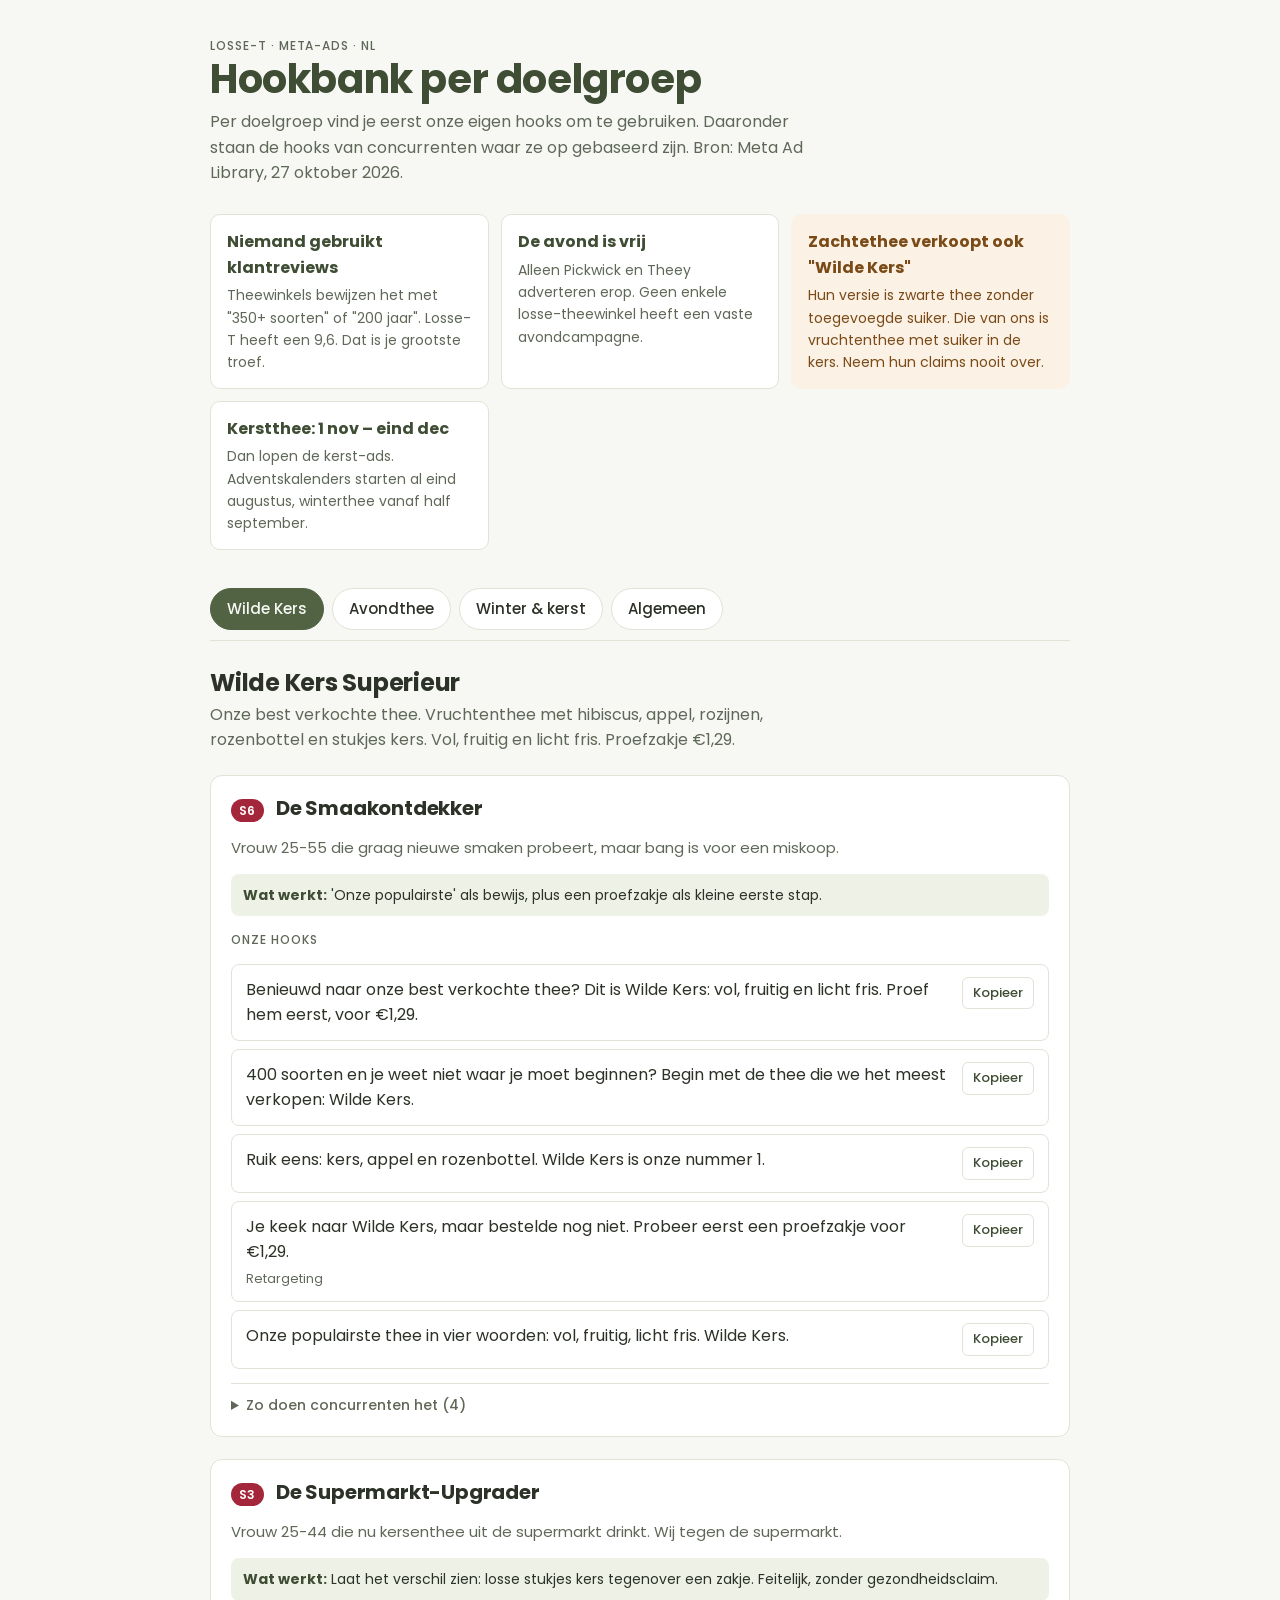
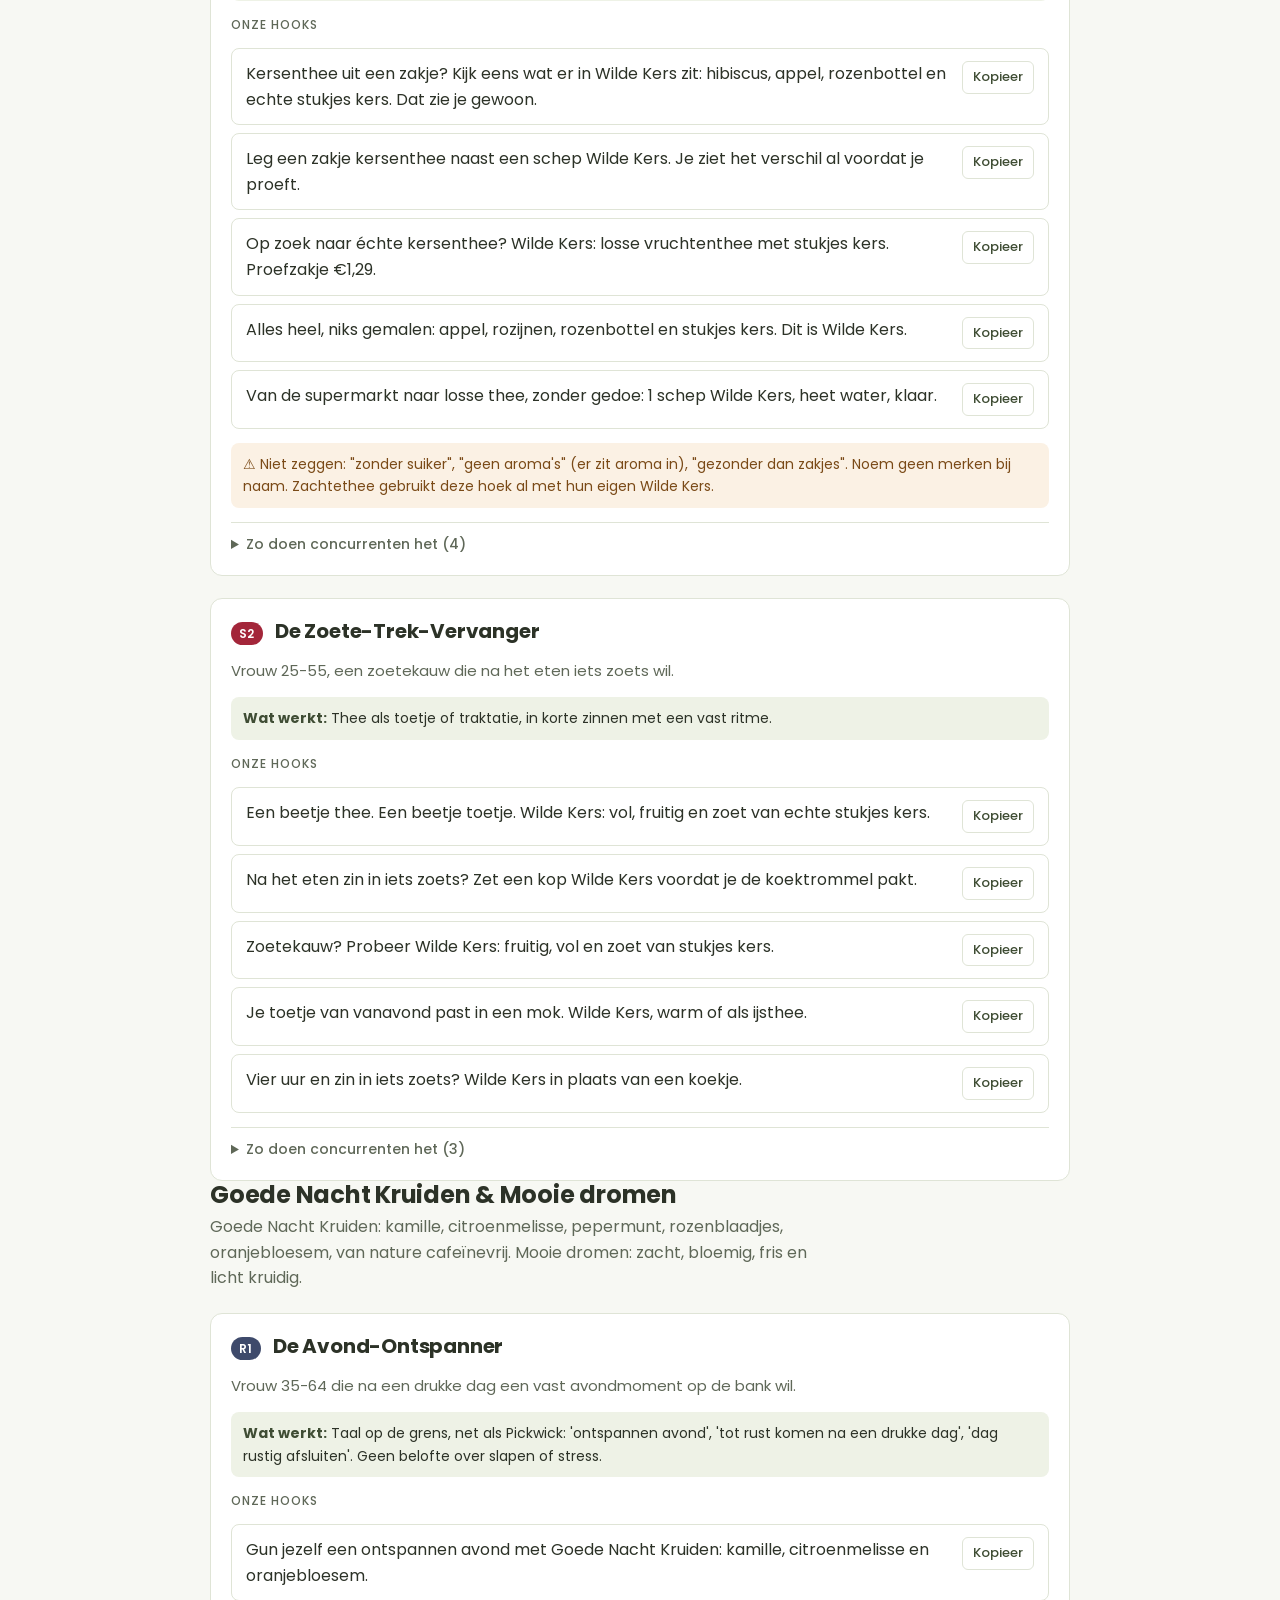
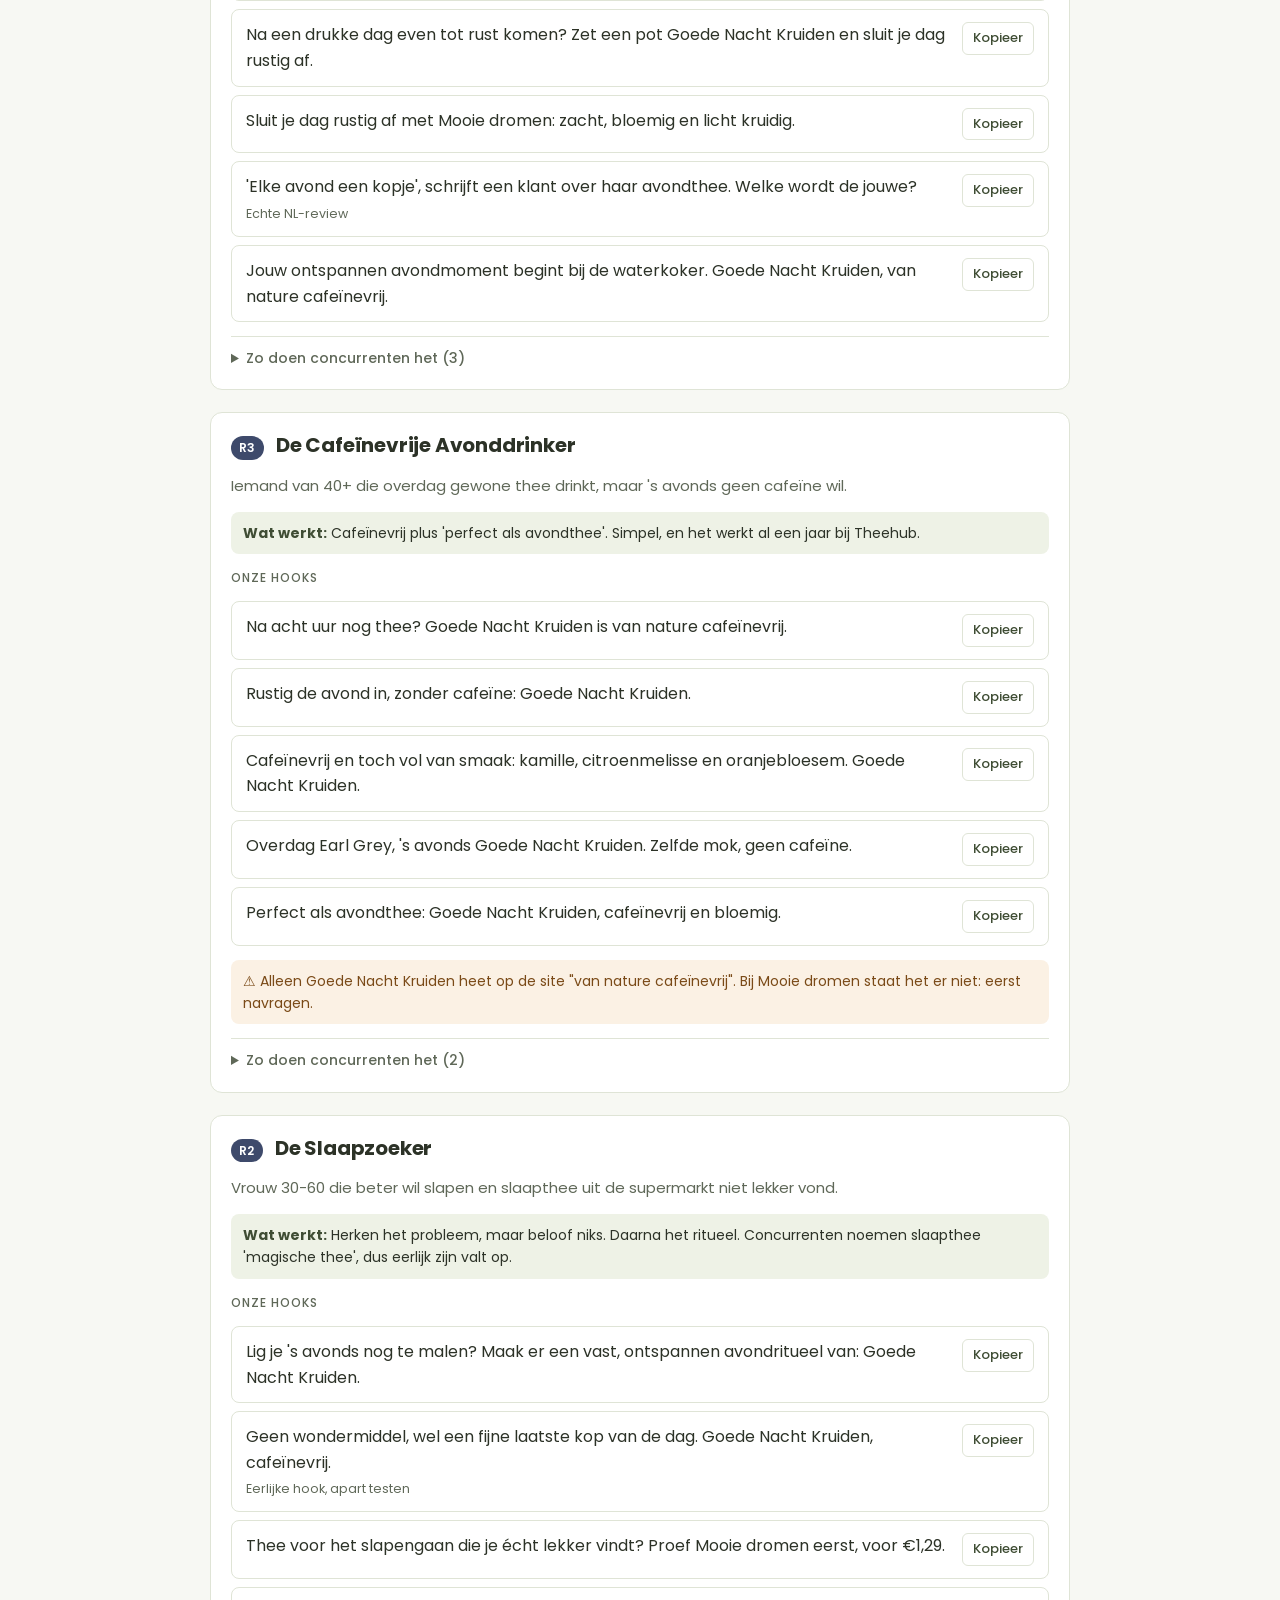
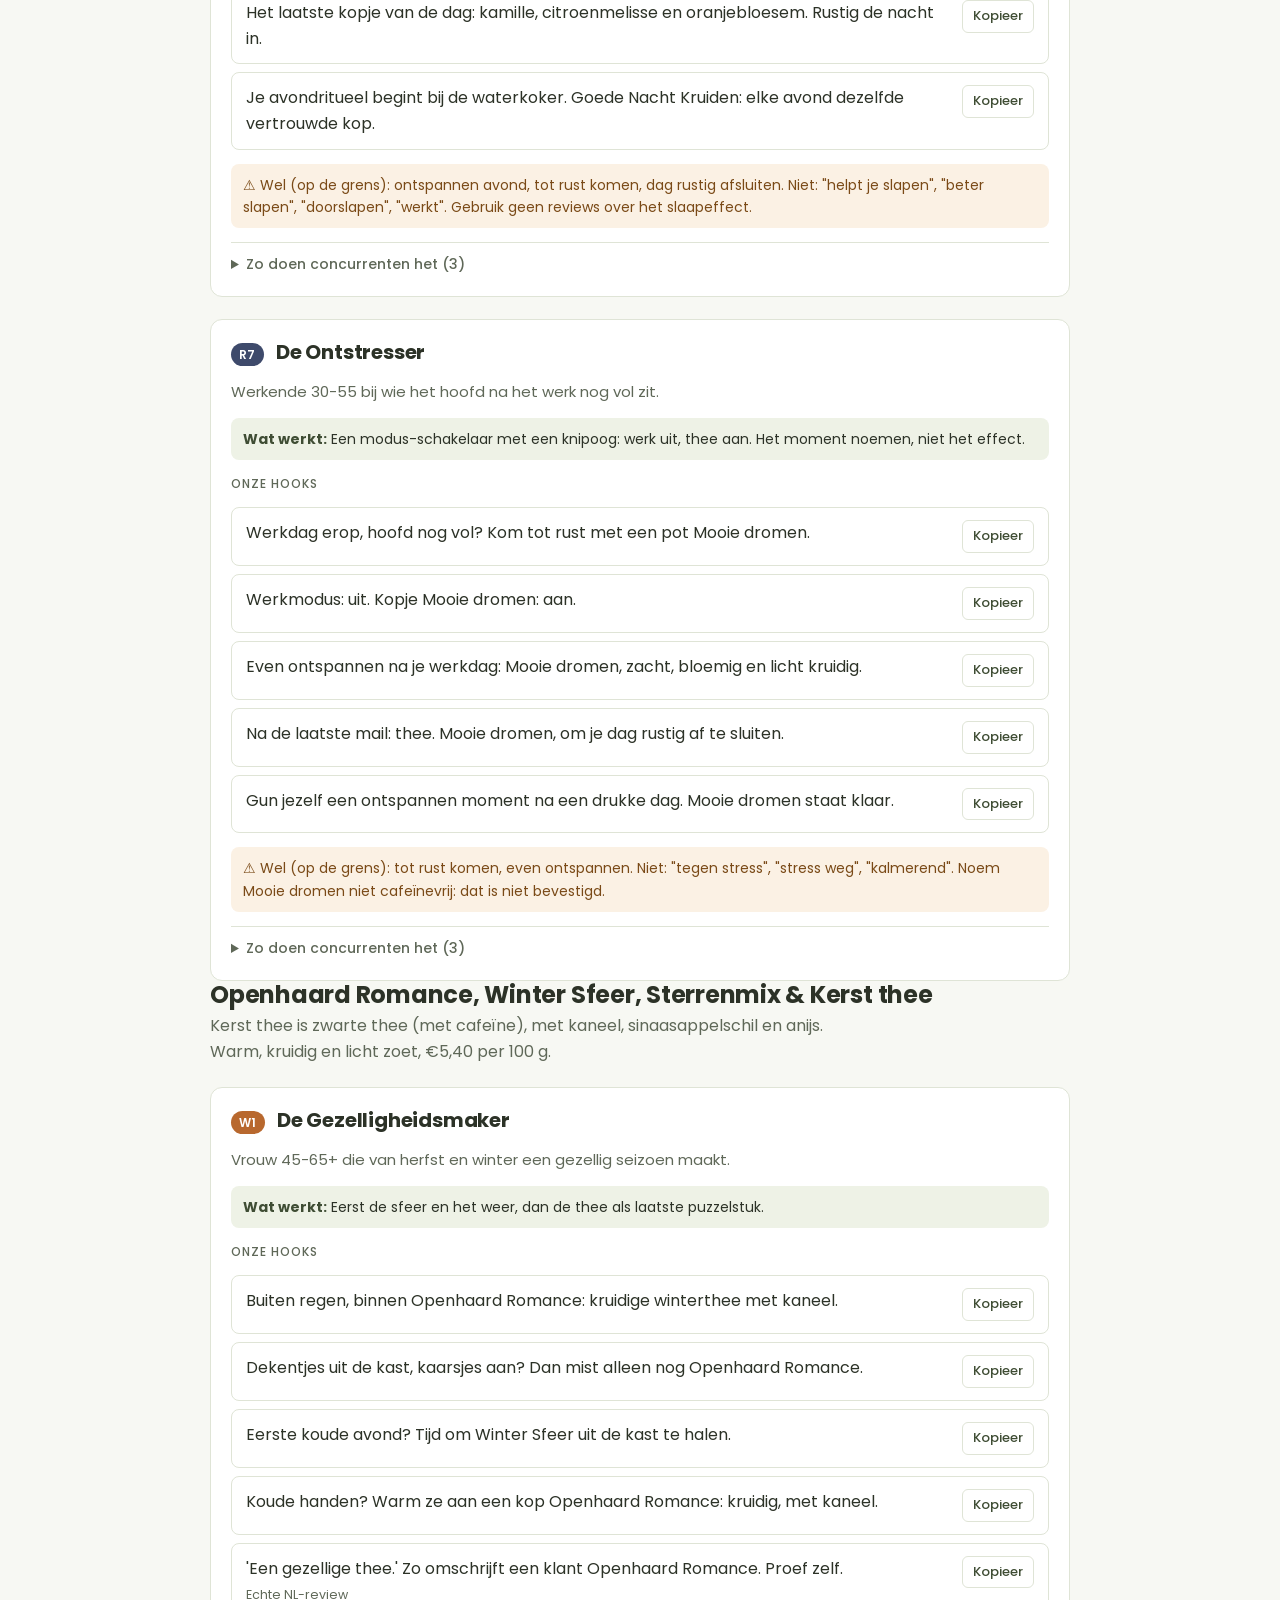
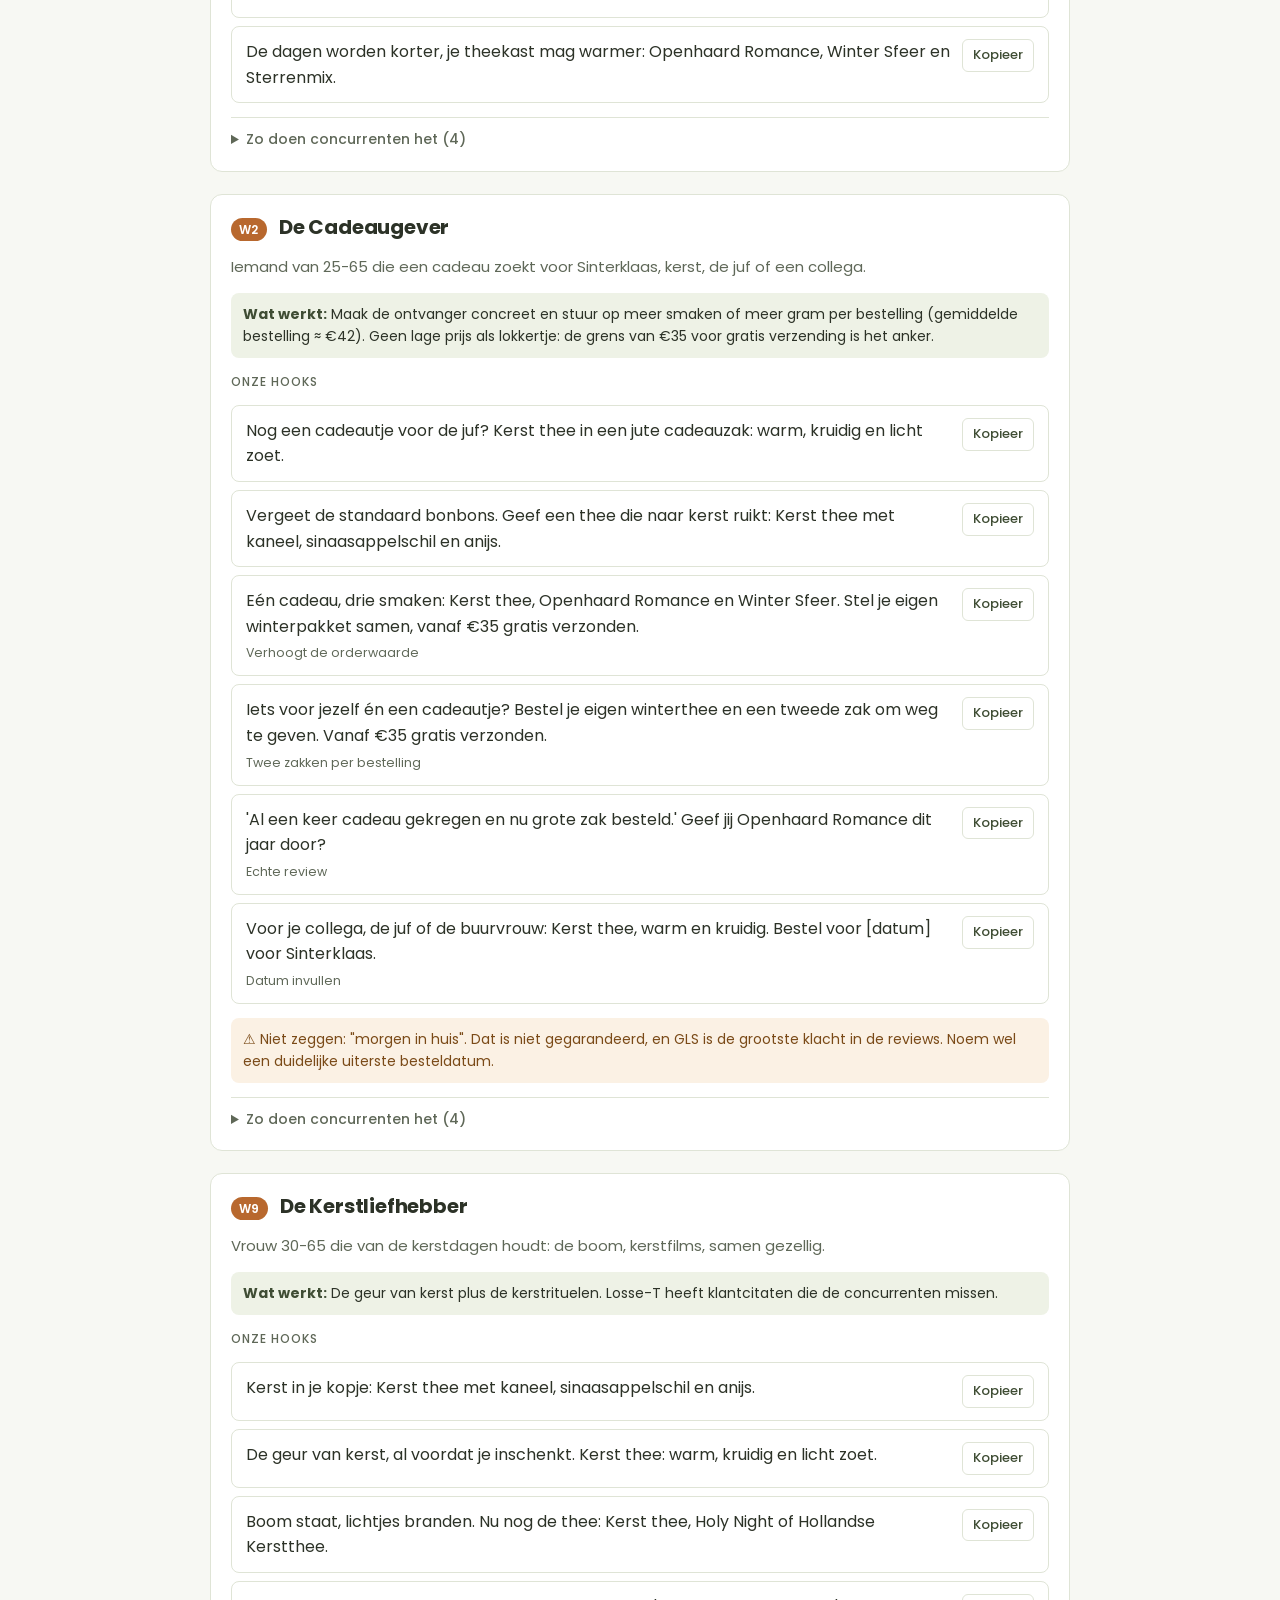
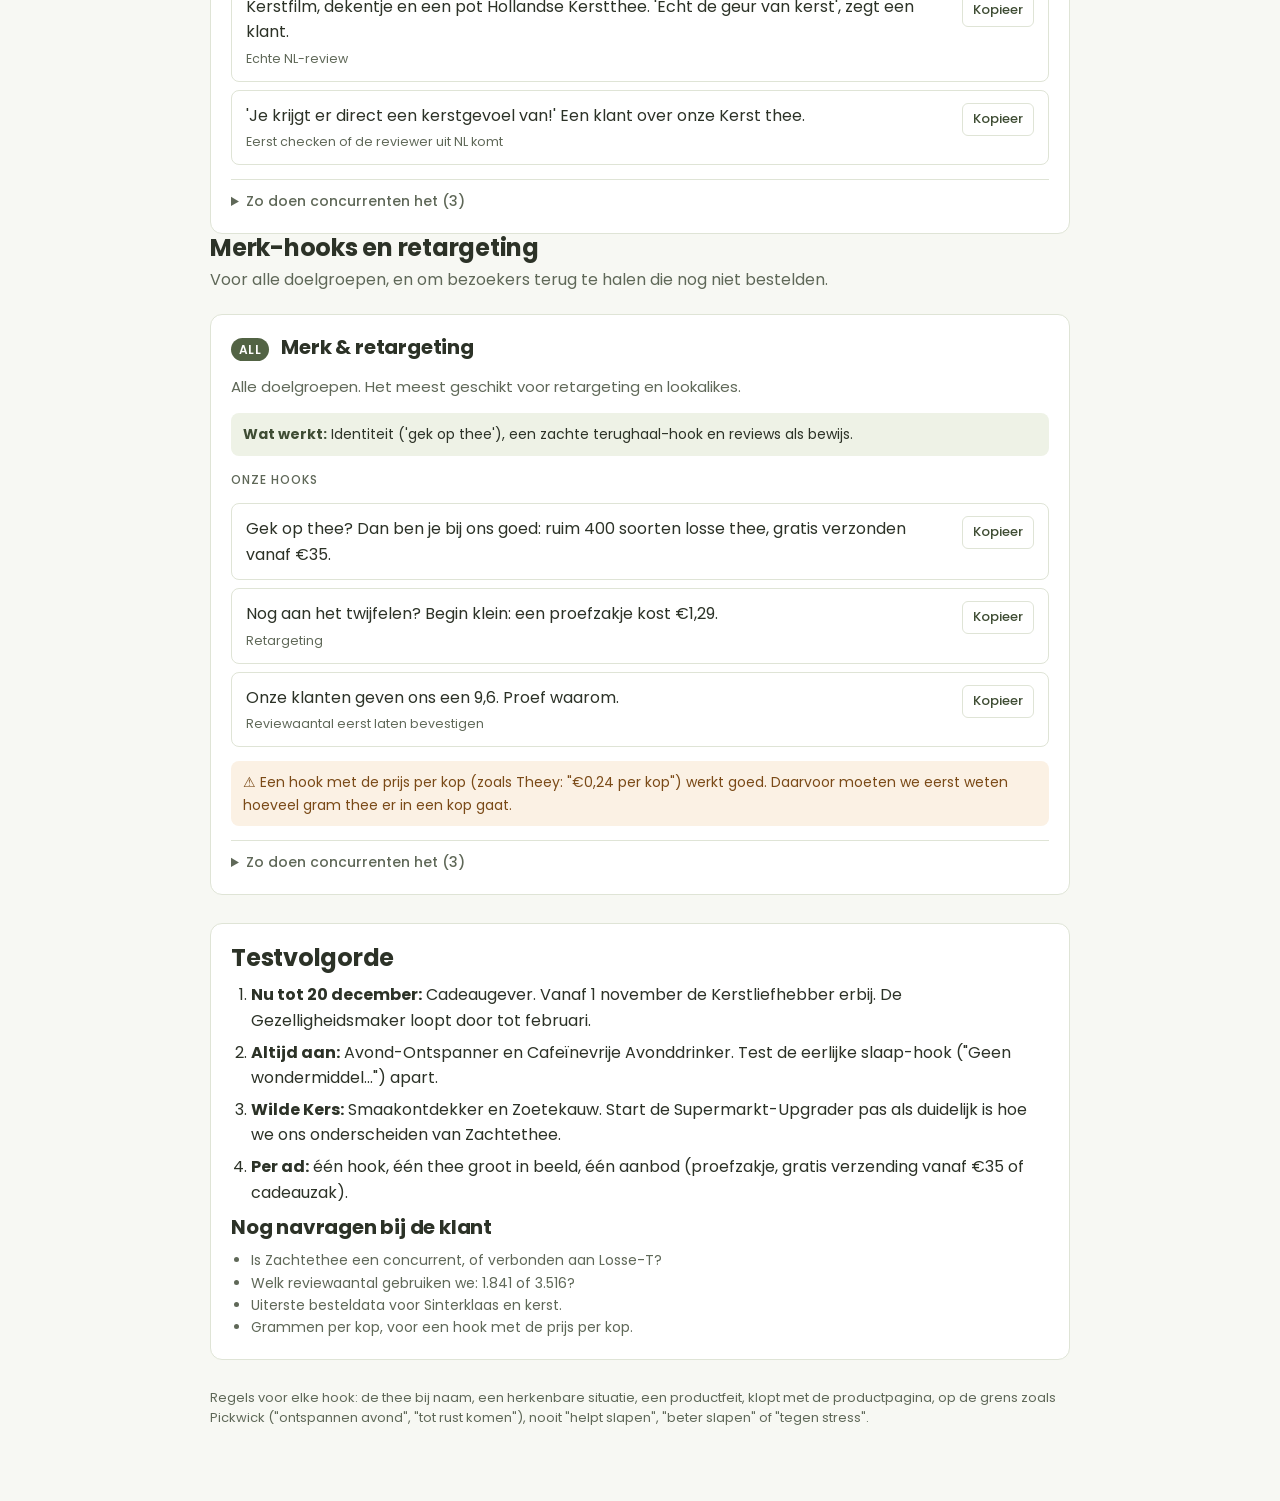
<file: hookbank/index.html>
<!DOCTYPE html>
<meta name="robots" content="noindex,nofollow">
<meta name="viewport" content="width=device-width, initial-scale=1">
<title>Losse-T Hookbank</title>
<meta name="claude:viewport-fit-sides" content="cover">
<link rel="preconnect" href="https://fonts.googleapis.com">
<link rel="stylesheet" href="https://fonts.googleapis.com/css2?family=Poppins:wght@400;500;600;700&display=swap">
<style>
/* Layout: smalle leeskolom, tabbalk per thee, per avatar een blok met eigen hooks (groot) en concurrenten (inklapbaar) */
:root{
  --bg:#f7f8f3; --surface:#ffffff; --fg:#2c3227; --muted:#5f6858; --line:#dfe4d6;
  --sage:#a7bd82; --forest:#526344; --forest-ink:#3f4d34;
  --cherry:#a3263a; --night:#3e4a6b; --amber:#b8682e;
  --warn-bg:#fbf1e4; --warn-fg:#7a4a17; --tint:#eef2e6;
  --display:"Poppins",system-ui,-apple-system,"Segoe UI",sans-serif;
  --body:"Poppins",system-ui,-apple-system,"Segoe UI",sans-serif;
}
@media (prefers-color-scheme:dark){:root:not([data-theme="light"]){
  --bg:#161a14; --surface:#1f251c; --fg:#e8ecdf; --muted:#a5ae9a; --line:#323a2c;
  --sage:#b6cc90; --forest:#a7bd82; --forest-ink:#cfe0b2;
  --cherry:#e0707f; --night:#9fb0dc; --amber:#e3a06a;
  --warn-bg:#33281a; --warn-fg:#f0c48f; --tint:#262e22; color-scheme:dark}}
:root[data-theme="dark"]{
  --bg:#161a14; --surface:#1f251c; --fg:#e8ecdf; --muted:#a5ae9a; --line:#323a2c;
  --sage:#b6cc90; --forest:#a7bd82; --forest-ink:#cfe0b2;
  --cherry:#e0707f; --night:#9fb0dc; --amber:#e3a06a;
  --warn-bg:#33281a; --warn-fg:#f0c48f; --tint:#262e22; color-scheme:dark}
*{box-sizing:border-box}
body{background:var(--bg);color:var(--fg);font-family:var(--body);font-size:16px;line-height:1.6;
  padding-left:max(16px,env(safe-area-inset-left,0px));padding-right:max(16px,env(safe-area-inset-right,0px));padding-block:28px 64px}
.wrap{max-width:860px;margin:0 auto;display:flex;flex-direction:column;gap:28px}
h1,h2,h3{font-family:var(--display);font-weight:700;letter-spacing:-.01em;line-height:1.2;text-wrap:balance;margin:0}
h1{font-size:clamp(28px,5vw,40px);color:var(--forest-ink)}
h2{font-size:24px}
h3{font-size:20px}
.lead{color:var(--muted);margin:6px 0 0;max-width:62ch}
.eyebrow{font-size:12px;letter-spacing:.08em;text-transform:uppercase;color:var(--muted);font-weight:500}

.insights{display:grid;grid-template-columns:repeat(auto-fit,minmax(240px,1fr));gap:12px}
.ins{background:var(--surface);border:1px solid var(--line);border-radius:10px;padding:14px 16px;min-width:0}
.ins b{display:block;margin-bottom:4px;color:var(--forest-ink)}
.ins p{margin:0;font-size:14px;color:var(--muted)}
.ins.alert{background:var(--warn-bg);border-color:transparent}
.ins.alert b,.ins.alert p{color:var(--warn-fg)}

.tabs{display:flex;flex-wrap:wrap;gap:8px;position:sticky;top:env(safe-area-inset-top,0px);background:var(--bg);padding-block:10px;z-index:5;border-bottom:1px solid var(--line)}
body::before{content:"";position:fixed;inset:0 0 auto;height:env(safe-area-inset-top,0px);z-index:10;background:var(--bg)}
.tab{font:inherit;font-size:15px;font-weight:500;border:1px solid var(--line);background:var(--surface);color:var(--fg);padding:8px 16px;border-radius:999px;cursor:pointer}
.tab[aria-selected="true"]{background:var(--forest);border-color:var(--forest);color:var(--bg)}
.tab:focus-visible,.copy:focus-visible,summary:focus-visible{outline:2px solid var(--sage);outline-offset:2px}

.panel{display:flex;flex-direction:column;gap:22px}
.tea-intro{display:flex;flex-direction:column;gap:4px}
.tea-intro p{margin:0;color:var(--muted);max-width:62ch}
.avatar{background:var(--surface);border:1px solid var(--line);border-radius:12px;padding:20px;display:flex;flex-direction:column;gap:14px}
.av-head{display:flex;flex-wrap:wrap;align-items:baseline;gap:4px 12px}
.code{font-size:12px;font-weight:600;color:var(--surface);background:var(--c);letter-spacing:.04em;padding:2px 8px;border-radius:999px}
.comp a{color:var(--forest-ink)}
.who{margin:0;color:var(--muted);font-size:15px}
.mech{margin:0;font-size:14px;background:var(--tint);padding:10px 12px;border-radius:8px}
.mech b{color:var(--forest-ink)}
.hooks{list-style:none;margin:0;padding:0;display:flex;flex-direction:column;gap:8px}
.hook{display:flex;gap:12px;align-items:flex-start;padding:12px 14px;border:1px solid var(--line);border-radius:8px}
.hook p{margin:0;flex:1;min-width:0;font-size:16px}
.hook small{display:block;color:var(--muted);font-size:12.5px;margin-top:4px}
.copy{flex:none;font:inherit;font-size:13px;font-weight:500;border:1px solid var(--line);background:transparent;color:var(--forest-ink);padding:5px 10px;border-radius:6px;cursor:pointer}
.copy.done{background:var(--forest);color:var(--bg);border-color:var(--forest)}
.warn{margin:0;font-size:14px;background:var(--warn-bg);color:var(--warn-fg);padding:10px 12px;border-radius:8px}
details{border-top:1px solid var(--line);padding-top:10px}
summary{cursor:pointer;font-size:14px;font-weight:500;color:var(--muted)}
.comp{list-style:none;margin:10px 0 0;padding:0;display:flex;flex-direction:column;gap:8px}
.comp li{font-size:14px;display:grid;grid-template-columns:1fr auto;gap:2px 12px}
.comp q{font-style:italic}
.comp .src{color:var(--muted);font-size:12.5px;text-align:right}
@media (max-width:560px){.comp li{grid-template-columns:1fr}.comp .src{text-align:left}.hook{flex-direction:column}.copy{align-self:flex-start}}

.plan{background:var(--surface);border:1px solid var(--line);border-radius:12px;padding:20px;display:flex;flex-direction:column;gap:10px}
.plan ol{margin:0;padding-left:20px;display:flex;flex-direction:column;gap:6px}
.plan ul{margin:0;padding-left:20px;color:var(--muted);font-size:14px}
footer{font-size:13px;color:var(--muted)}
@media (prefers-reduced-motion:reduce){*{transition:none!important}}
</style>

<div class="wrap">
  <header>
    <div class="eyebrow">Losse-T · Meta-ads · NL</div>
    <h1>Hookbank per doelgroep</h1>
    <p class="lead">Per doelgroep vind je eerst onze eigen hooks om te gebruiken. Daaronder staan de hooks van concurrenten waar ze op gebaseerd zijn. Bron: Meta Ad Library, 27 oktober 2026.</p>
  </header>

  <section class="insights" aria-label="Belangrijkste inzichten">
    <div class="ins"><b>Niemand gebruikt klantreviews</b><p>Theewinkels bewijzen het met "350+ soorten" of "200 jaar". Losse-T heeft een 9,6. Dat is je grootste troef.</p></div>
    <div class="ins"><b>De avond is vrij</b><p>Alleen Pickwick en Theey adverteren erop. Geen enkele losse-theewinkel heeft een vaste avondcampagne.</p></div>
    <div class="ins alert"><b>Zachtethee verkoopt ook "Wilde Kers"</b><p>Hun versie is zwarte thee zonder toegevoegde suiker. Die van ons is vruchtenthee met suiker in de kers. Neem hun claims nooit over.</p></div>
    <div class="ins"><b>Kerstthee: 1 nov – eind dec</b><p>Dan lopen de kerst-ads. Adventskalenders starten al eind augustus, winterthee vanaf half september.</p></div>
  </section>

  <nav class="tabs" role="tablist" aria-label="Kies een thee" id="tabs"></nav>
  <main id="panels"></main>

  <section class="plan" aria-labelledby="plan-h">
    <h2 id="plan-h">Testvolgorde</h2>
    <ol>
      <li><b>Nu tot 20 december:</b> Cadeaugever. Vanaf 1 november de Kerstliefhebber erbij. De Gezelligheidsmaker loopt door tot februari.</li>
      <li><b>Altijd aan:</b> Avond-Ontspanner en Cafeïnevrije Avonddrinker. Test de eerlijke slaap-hook ("Geen wondermiddel…") apart.</li>
      <li><b>Wilde Kers:</b> Smaakontdekker en Zoetekauw. Start de Supermarkt-Upgrader pas als duidelijk is hoe we ons onderscheiden van Zachtethee.</li>
      <li><b>Per ad:</b> één hook, één thee groot in beeld, één aanbod (proefzakje, gratis verzending vanaf €35 of cadeauzak).</li>
    </ol>
    <h3>Nog navragen bij de klant</h3>
    <ul>
      <li>Is Zachtethee een concurrent, of verbonden aan Losse-T?</li>
      <li>Welk reviewaantal gebruiken we: 1.841 of 3.516?</li>
      <li>Uiterste besteldata voor Sinterklaas en kerst.</li>
      <li>Grammen per kop, voor een hook met de prijs per kop.</li>
    </ul>
  </section>

  <footer>Regels voor elke hook: de thee bij naam, een herkenbare situatie, een productfeit, klopt met de productpagina, op de grens zoals Pickwick ("ontspannen avond", "tot rust komen"), nooit "helpt slapen", "beter slapen" of "tegen stress".</footer>
</div>

<script>
const DATA=[
 {id:"wilde-kers",tab:"Wilde Kers",color:"var(--cherry)",title:"Wilde Kers Superieur",
  intro:"Onze best verkochte thee. Vruchtenthee met hibiscus, appel, rozijnen, rozenbottel en stukjes kers. Vol, fruitig en licht fris. Proefzakje €1,29.",
  avatars:[
  {code:"S6",name:"De Smaakontdekker",who:"Vrouw 25-55 die graag nieuwe smaken probeert, maar bang is voor een miskoop.",
   mech:"'Onze populairste' als bewijs, plus een proefzakje als kleine eerste stap.",
   hooks:[
    ["Benieuwd naar onze best verkochte thee? Dit is Wilde Kers: vol, fruitig en licht fris. Proef hem eerst, voor €1,29."],
    ["400 soorten en je weet niet waar je moet beginnen? Begin met de thee die we het meest verkopen: Wilde Kers."],
    ["Ruik eens: kers, appel en rozenbottel. Wilde Kers is onze nummer 1."],
    ["Je keek naar Wilde Kers, maar bestelde nog niet. Probeer eerst een proefzakje voor €1,29.","Retargeting"],
    ["Onze populairste thee in vier woorden: vol, fruitig, licht fris. Wilde Kers."]],
   comp:[["Onze populairste theeblends morgen in je brievenbus🍃","Thee.be · 15 maanden","2174521403087206"],
    ["Welke mix past bij jou? Probeer ze allemaal en word verliefd op je nieuwe favoriete thee!","Besser im Glas · proefpakket -18%","1982722958943856"],
    ["Kun je niet kiezen welke smaak jouw favoriet wordt? Geen stress!","Passie voor Thee · 5 weken","1795814708535946"],
    ["Je snuffelde rond in ons theewalhalla… maar liep met lege handen weg.","Van Bruggen · 13 maanden","3213686435472774"]]},
  {code:"S3",name:"De Supermarkt-Upgrader",who:"Vrouw 25-44 die nu kersenthee uit de supermarkt drinkt. Wij tegen de supermarkt.",
   mech:"Laat het verschil zien: losse stukjes kers tegenover een zakje. Feitelijk, zonder gezondheidsclaim.",
   hooks:[
    ["Kersenthee uit een zakje? Kijk eens wat er in Wilde Kers zit: hibiscus, appel, rozenbottel en echte stukjes kers. Dat zie je gewoon."],
    ["Leg een zakje kersenthee naast een schep Wilde Kers. Je ziet het verschil al voordat je proeft."],
    ["Op zoek naar échte kersenthee? Wilde Kers: losse vruchtenthee met stukjes kers. Proefzakje €1,29."],
    ["Alles heel, niks gemalen: appel, rozijnen, rozenbottel en stukjes kers. Dit is Wilde Kers."],
    ["Van de supermarkt naar losse thee, zonder gedoe: 1 schep Wilde Kers, heet water, klaar."]],
   warn:"Niet zeggen: \"zonder suiker\", \"geen aroma's\" (er zit aroma in), \"gezonder dan zakjes\". Noem geen merken bij naam. Zachtethee gebruikt deze hoek al met hun eigen Wilde Kers.",
   comp:[["De kers zit op het doosje. Niet in het zakje.","Zachtethee · actief","1795000228376431"],
    ["De meeste \"kersenthee\" smaakt naar snoepjes uit een fabriek. Deze niet.","Zachtethee · 7 weken","989916043787983"],
    ["STOP met theezakjes! ❌","Natuurproduct.com · 5,5 maanden (met gezondheidsclaim)","1314642350152654"],
    ["Op zoek naar échte thee? 🍃","Thee.be · 6 maanden","923477360014823"]]},
  {code:"S2",name:"De Zoete-Trek-Vervanger",who:"Vrouw 25-55, een zoetekauw die na het eten iets zoets wil.",
   mech:"Thee als toetje of traktatie, in korte zinnen met een vast ritme.",
   hooks:[
    ["Een beetje thee. Een beetje toetje. Wilde Kers: vol, fruitig en zoet van echte stukjes kers."],
    ["Na het eten zin in iets zoets? Zet een kop Wilde Kers voordat je de koektrommel pakt."],
    ["Zoetekauw? Probeer Wilde Kers: fruitig, vol en zoet van stukjes kers."],
    ["Je toetje van vanavond past in een mok. Wilde Kers, warm of als ijsthee."],
    ["Vier uur en zin in iets zoets? Wilde Kers in plaats van een koekje."]],
   comp:[["Een beetje koffie. Een beetje dessert.","Simon Lévelt · actief","993263720468650"],
    ["🍮 Rooibos Caramel Crumble – Zoet, Warm & Pure Verwennerij!","Theehub · 3 kopieën","4174271402840752"],
    ["…stukje gevulde speculaas of chocolade erbij 🍫 en een heerlijke kop winterthee","Tijd voor Thee","714415444489154"]]}
 ]},
 {id:"avondthee",tab:"Avondthee",color:"var(--night)",title:"Goede Nacht Kruiden & Mooie dromen",
  intro:"Goede Nacht Kruiden: kamille, citroenmelisse, pepermunt, rozenblaadjes, oranjebloesem, van nature cafeïnevrij. Mooie dromen: zacht, bloemig, fris en licht kruidig.",
  avatars:[
  {code:"R1",name:"De Avond-Ontspanner",who:"Vrouw 35-64 die na een drukke dag een vast avondmoment op de bank wil.",
   mech:"Taal op de grens, net als Pickwick: 'ontspannen avond', 'tot rust komen na een drukke dag', 'dag rustig afsluiten'. Geen belofte over slapen of stress.",
   hooks:[["Gun jezelf een ontspannen avond met Goede Nacht Kruiden: kamille, citroenmelisse en oranjebloesem."],
    ["Na een drukke dag even tot rust komen? Zet een pot Goede Nacht Kruiden en sluit je dag rustig af."],
    ["Sluit je dag rustig af met Mooie dromen: zacht, bloemig en licht kruidig."],
    ["'Elke avond een kopje', schrijft een klant over haar avondthee. Welke wordt de jouwe?", "Echte NL-review"],
    ["Jouw ontspannen avondmoment begint bij de waterkoker. Goede Nacht Kruiden, van nature cafeïnevrij."]],
   comp:[["Unwind met Pickwick Evening Blend 🧘 … om jouw dag rustig af te sluiten.","Pickwick · nov–apr","1654923809027946"],
    ["Sluit je dag rustig af. ☕","Theehub","1003301819425683"],
    ["Een vast avondritueel waar inmiddels duizenden klanten voor kiezen om de dag rustig af te sluiten.","Theey · actief sinds aug","27598016473182419"]]},
  {code:"R3",name:"De Cafeïnevrije Avonddrinker",who:"Iemand van 40+ die overdag gewone thee drinkt, maar 's avonds geen cafeïne wil.",
   mech:"Cafeïnevrij plus 'perfect als avondthee'. Simpel, en het werkt al een jaar bij Theehub.",
   hooks:[["Na acht uur nog thee? Goede Nacht Kruiden is van nature cafeïnevrij."],
    ["Rustig de avond in, zonder cafeïne: Goede Nacht Kruiden."],
    ["Cafeïnevrij en toch vol van smaak: kamille, citroenmelisse en oranjebloesem. Goede Nacht Kruiden."],
    ["Overdag Earl Grey, 's avonds Goede Nacht Kruiden. Zelfde mok, geen cafeïne."],
    ["Perfect als avondthee: Goede Nacht Kruiden, cafeïnevrij en bloemig."]],
   warn:"Alleen Goede Nacht Kruiden heet op de site \"van nature cafeïnevrij\". Bij Mooie dromen staat het er niet: eerst navragen.",
   comp:[["Ontdek de pure smaak van rooibos – een zachte, cafeïnevrije thee die altijd en overal past. … Perfect als avondthee","Theehub · bijna 1 jaar, 8 kopieën","775014098693232"],
    ["Kies uit 16+ biologische blends met en zonder cafeïne.","De Theeplantage","1724423478692446"]]},
  {code:"R2",name:"De Slaapzoeker",who:"Vrouw 30-60 die beter wil slapen en slaapthee uit de supermarkt niet lekker vond.",
   mech:"Herken het probleem, maar beloof niks. Daarna het ritueel. Concurrenten noemen slaapthee 'magische thee', dus eerlijk zijn valt op.",
   hooks:[["Lig je 's avonds nog te malen? Maak er een vast, ontspannen avondritueel van: Goede Nacht Kruiden."],
    ["Geen wondermiddel, wel een fijne laatste kop van de dag. Goede Nacht Kruiden, cafeïnevrij.", "Eerlijke hook, apart testen"],
    ["Thee voor het slapengaan die je écht lekker vindt? Proef Mooie dromen eerst, voor €1,29."],
    ["Het laatste kopje van de dag: kamille, citroenmelisse en oranjebloesem. Rustig de nacht in."],
    ["Je avondritueel begint bij de waterkoker. Goede Nacht Kruiden: elke avond dezelfde vertrouwde kop."]],
   warn:"Wel (op de grens): ontspannen avond, tot rust komen, dag rustig afsluiten. Niet: \"helpt je slapen\", \"beter slapen\", \"doorslapen\", \"werkt\". Gebruik geen reviews over het slaapeffect.",
   comp:[["Lig je 's avonds uitgeput in bed, maar blijf je toch wakker liggen?","Theey · actief","27598016473182419"],
    ["Wat je nodig hebt, is geen kussen met verkoelende gel of magische thee.","Slaapcoach · maakt slaapthee belachelijk","866629766346899"],
    ["Schaapjes tellen is verleden tijd met Clipper Snore & Peace.","Clipper · claim, niet overnemen","1296757995629560"]]},
  {code:"R7",name:"De Ontstresser",who:"Werkende 30-55 bij wie het hoofd na het werk nog vol zit.",
   mech:"Een modus-schakelaar met een knipoog: werk uit, thee aan. Het moment noemen, niet het effect.",
   hooks:[["Werkdag erop, hoofd nog vol? Kom tot rust met een pot Mooie dromen."],
    ["Werkmodus: uit. Kopje Mooie dromen: aan."],
    ["Even ontspannen na je werkdag: Mooie dromen, zacht, bloemig en licht kruidig."],
    ["Na de laatste mail: thee. Mooie dromen, om je dag rustig af te sluiten."],
    ["Gun jezelf een ontspannen moment na een drukke dag. Mooie dromen staat klaar."]],
   warn:"Wel (op de grens): tot rust komen, even ontspannen. Niet: \"tegen stress\", \"stress weg\", \"kalmerend\". Noem Mooie dromen niet cafeïnevrij: dat is niet bevestigd.",
   comp:[["🦹‍♀️Supermom-modus: aan! Tijd voor een momentje van rust en kalmte met 100% Kamille, of in elk geval een slokje daarvan. 😅","Zonnatura","1346343020262952"],
    ["In een wereld die steeds sneller draait, vergeten we vaak even stil te staan.","Koffie Loods · 8 maanden","820682767157413"],
    ["Midden in Amsterdam. Even weg van de drukte. Tijd voor thee","Het Kleinste Huis · 8 maanden","1137115058387986"]]}
 ]},
 {id:"winter",tab:"Winter & kerst",color:"var(--amber)",title:"Openhaard Romance, Winter Sfeer, Sterrenmix & Kerst thee",
  intro:"Kerst thee is zwarte thee (met cafeïne), met kaneel, sinaasappelschil en anijs. Warm, kruidig en licht zoet, €5,40 per 100 g.",
  avatars:[
  {code:"W1",name:"De Gezelligheidsmaker",who:"Vrouw 45-65+ die van herfst en winter een gezellig seizoen maakt.",
   mech:"Eerst de sfeer en het weer, dan de thee als laatste puzzelstuk.",
   hooks:[
    ["Buiten regen, binnen Openhaard Romance: kruidige winterthee met kaneel."],
    ["Dekentjes uit de kast, kaarsjes aan? Dan mist alleen nog Openhaard Romance."],
    ["Eerste koude avond? Tijd om Winter Sfeer uit de kast te halen."],
    ["Koude handen? Warm ze aan een kop Openhaard Romance: kruidig, met kaneel."],
    ["'Een gezellige thee.' Zo omschrijft een klant Openhaard Romance. Proef zelf.","Echte NL-review"],
    ["De dagen worden korter, je theekast mag warmer: Openhaard Romance, Winter Sfeer en Sterrenmix."]],
   comp:[["Regen tegen het raam, kop warme kersenthee in je handen.","Zachtethee · 8 weken","881044641033344"],
    ["Het cozy seizoen staat weer voor de deur! 🍂✨ … Dan ontbreekt er nog maar één ding","Passie voor Thee · 5 weken","1795814708535946"],
    ["Winter Chai is de thee die je in november opzet en pas in maart weer wegzet","Ave Teas · 5 weken","1857120145668103"],
    ["De dagen worden korter en knusser… (verkoopt ook Open Haard Romance)","Theewinkel Stadskanaal","2271669860225409"]]},
  {code:"W2",name:"De Cadeaugever",who:"Iemand van 25-65 die een cadeau zoekt voor Sinterklaas, kerst, de juf of een collega.",
   mech:"Maak de ontvanger concreet en stuur op meer smaken of meer gram per bestelling (gemiddelde bestelling ≈ €42). Geen lage prijs als lokkertje: de grens van €35 voor gratis verzending is het anker.",
   hooks:[
    ["Nog een cadeautje voor de juf? Kerst thee in een jute cadeauzak: warm, kruidig en licht zoet."],
    ["Vergeet de standaard bonbons. Geef een thee die naar kerst ruikt: Kerst thee met kaneel, sinaasappelschil en anijs."],
    ["Eén cadeau, drie smaken: Kerst thee, Openhaard Romance en Winter Sfeer. Stel je eigen winterpakket samen, vanaf €35 gratis verzonden.","Verhoogt de orderwaarde"],
    ["Iets voor jezelf én een cadeautje? Bestel je eigen winterthee en een tweede zak om weg te geven. Vanaf €35 gratis verzonden.","Twee zakken per bestelling"],
    ["'Al een keer cadeau gekregen en nu grote zak besteld.' Geef jij Openhaard Romance dit jaar door?","Echte review"],
    ["Voor je collega, de juf of de buurvrouw: Kerst thee, warm en kruidig. Bestel voor [datum] voor Sinterklaas.","Datum invullen"]],
   warn:"Niet zeggen: \"morgen in huis\". Dat is niet gegarandeerd, en GLS is de grootste klacht in de reviews. Noem wel een duidelijke uiterste besteldatum.",
   comp:[["Thee is altijd een goed idee – voor jezelf of een ander!","Van Bruggen · 13 maanden","2186409305170886"],
    ["Geef een cadeau dat naar meer smaakt.","Simon Lévelt · actief, 7 kopieën","1083993620908885"],
    ["Vind je perfecte cadeautjes onder €20.","Simon Lévelt · actief","2952279818461191"],
    ["Verras de juf met een bijzonder thee cadeau!","Tuindreef","1478099666918836"]]},
  {code:"W9",name:"De Kerstliefhebber",who:"Vrouw 30-65 die van de kerstdagen houdt: de boom, kerstfilms, samen gezellig.",
   mech:"De geur van kerst plus de kerstrituelen. Losse-T heeft klantcitaten die de concurrenten missen.",
   hooks:[
    ["Kerst in je kopje: Kerst thee met kaneel, sinaasappelschil en anijs."],
    ["De geur van kerst, al voordat je inschenkt. Kerst thee: warm, kruidig en licht zoet."],
    ["Boom staat, lichtjes branden. Nu nog de thee: Kerst thee, Holy Night of Hollandse Kerstthee."],
    ["Kerstfilm, dekentje en een pot Hollandse Kerstthee. 'Echt de geur van kerst', zegt een klant.","Echte NL-review"],
    ["'Je krijgt er direct een kerstgevoel van!' Een klant over onze Kerst thee.","Eerst checken of de reviewer uit NL komt"]],
   comp:[["De magie van kerst begint in jouw kopje.","The Blue Barn","1191898932808934"],
    ["De geur van kerst vult het huis. Kaneel, sinaasappel en een vleugje magie","The Blue Barn","812448531632448"],
    ["Warm de winter op met ons kerst theepakket … Kerst Thee, Holy Night en Hollandse Kerstthee","Passie voor Thee · dezelfde thees als Losse-T","872801658569592"]]}
 ]},
 {id:"algemeen",tab:"Algemeen",color:"var(--forest)",title:"Merk-hooks en retargeting",
  intro:"Voor alle doelgroepen, en om bezoekers terug te halen die nog niet bestelden.",
  avatars:[
  {code:"ALL",name:"Merk & retargeting",who:"Alle doelgroepen. Het meest geschikt voor retargeting en lookalikes.",
   mech:"Identiteit ('gek op thee'), een zachte terughaal-hook en reviews als bewijs.",
   hooks:[
    ["Gek op thee? Dan ben je bij ons goed: ruim 400 soorten losse thee, gratis verzonden vanaf €35."],
    ["Nog aan het twijfelen? Begin klein: een proefzakje kost €1,29.","Retargeting"],
    ["Onze klanten geven ons een 9,6. Proef waarom.","Reviewaantal eerst laten bevestigen"]],
   warn:"Een hook met de prijs per kop (zoals Theey: \"€0,24 per kop\") werkt goed. Daarvoor moeten we eerst weten hoeveel gram thee er in een kop gaat.",
   comp:[["Als jij, net als wij, gek bent op thee, dan ben je hier aan het juiste adres 🍃","Thee.be · sinds juni 2025","1134387872874667"],
    ["Je snuffelde rond in ons theewalhalla… maar liep met lege handen weg.","Van Bruggen · 13 maanden","3213686435472774"],
    ["4,4/5 sterren uit 880+ reviews","Theey","27598016473182419"]]}
 ]}
];

const tabs=document.getElementById("tabs"),panels=document.getElementById("panels");
const esc=s=>s.replace(/[&<>"]/g,c=>({"&":"&amp;","<":"&lt;",">":"&gt;",'"':"&quot;"}[c]));
DATA.forEach(t=>{
  const b=document.createElement("button");
  b.className="tab";b.id="tab-"+t.id;b.setAttribute("role","tab");b.setAttribute("aria-controls","p-"+t.id);b.textContent=t.tab;
  b.addEventListener("click",()=>{location.hash=t.id});
  tabs.appendChild(b);
  const p=document.createElement("section");
  p.className="panel";p.id="p-"+t.id;p.setAttribute("role","tabpanel");p.setAttribute("aria-labelledby","tab-"+t.id);
  p.innerHTML=`<div class="tea-intro"><h2>${esc(t.title)}</h2><p>${esc(t.intro)}</p></div>`+
   t.avatars.map(a=>`<article class="avatar" style="--c:${t.color}">
     <div class="av-head"><span class="code">${a.code}</span><h3>${esc(a.name)}</h3></div>
     <p class="who">${esc(a.who)}</p>
     <p class="mech"><b>Wat werkt:</b> ${esc(a.mech)}</p>
     <div class="eyebrow">Onze hooks</div>
     <ul class="hooks">${a.hooks.map(h=>`<li class="hook"><p>${esc(h[0])}${h[1]?`<small>${esc(h[1])}</small>`:""}</p><button class="copy" type="button" data-t="${esc(h[0])}">Kopieer</button></li>`).join("")}</ul>
     ${a.warn?`<p class="warn">⚠️ ${esc(a.warn)}</p>`:""}
     <details><summary>Zo doen concurrenten het (${a.comp.length})</summary>
       <ul class="comp">${a.comp.map(c=>`<li><q>${esc(c[0])}</q><span class="src">${esc(c[1])}${c[2]?` · <a href="https://www.facebook.com/ads/library/?id=${c[2]}" target="_blank" rel="noopener">bekijk ad</a>`:""}</span></li>`).join("")}</ul></details>
   </article>`).join("");
  panels.appendChild(p);
});
function show(){
  const id=(location.hash||"").slice(1);const cur=DATA.some(t=>t.id===id)?id:DATA[0].id;
  DATA.forEach(t=>{const on=t.id===cur;document.getElementById("p-"+t.id).hidden=!on;document.getElementById("tab-"+t.id).setAttribute("aria-selected",on)});
}
window.addEventListener("hashchange",show);show();
panels.addEventListener("click",e=>{
  const b=e.target.closest(".copy");if(!b)return;
  const done=()=>{b.textContent="Gekopieerd";b.classList.add("done");setTimeout(()=>{b.textContent="Kopieer";b.classList.remove("done")},1500)};
  const fallback=()=>{const r=document.createRange();r.selectNodeContents(b.previousElementSibling);const s=getSelection();s.removeAllRanges();s.addRange(r)};
  try{navigator.clipboard.writeText(b.dataset.t).then(done,fallback)}catch(err){fallback()}
});
</script>
</file>
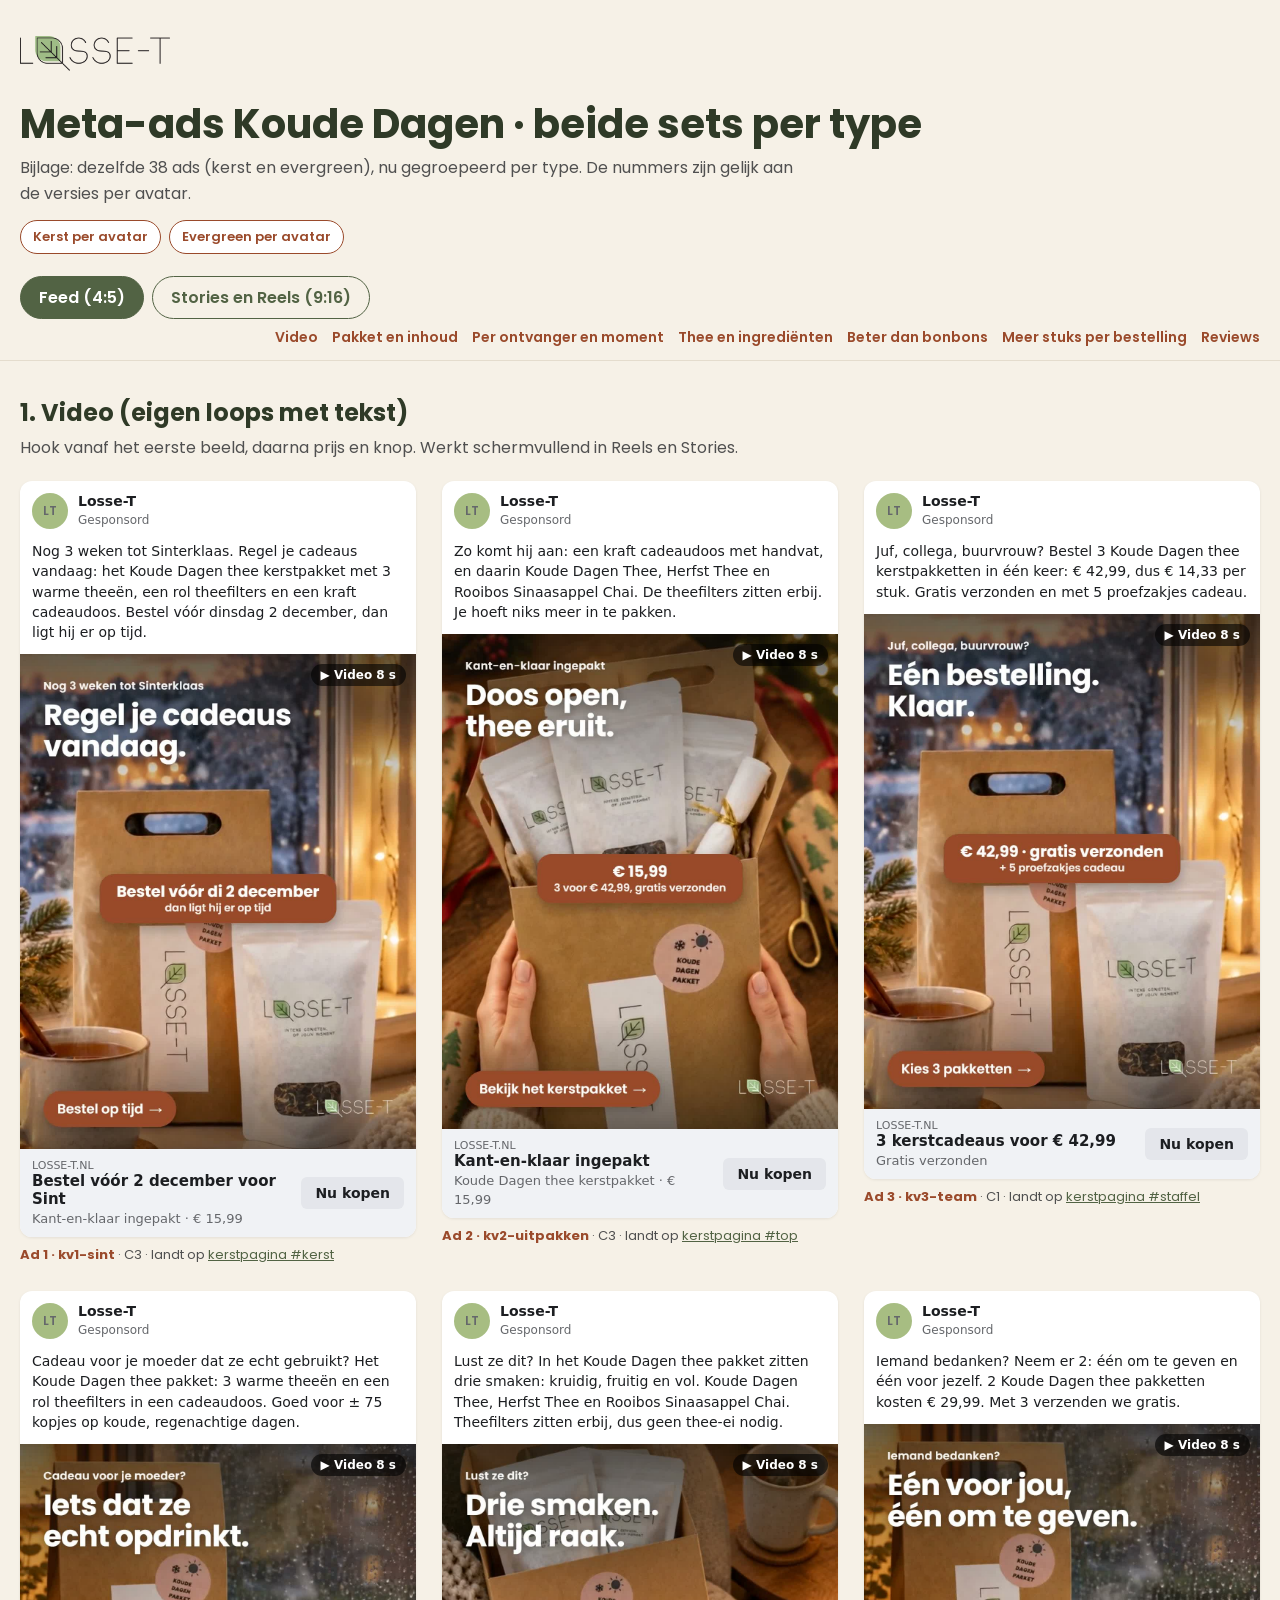
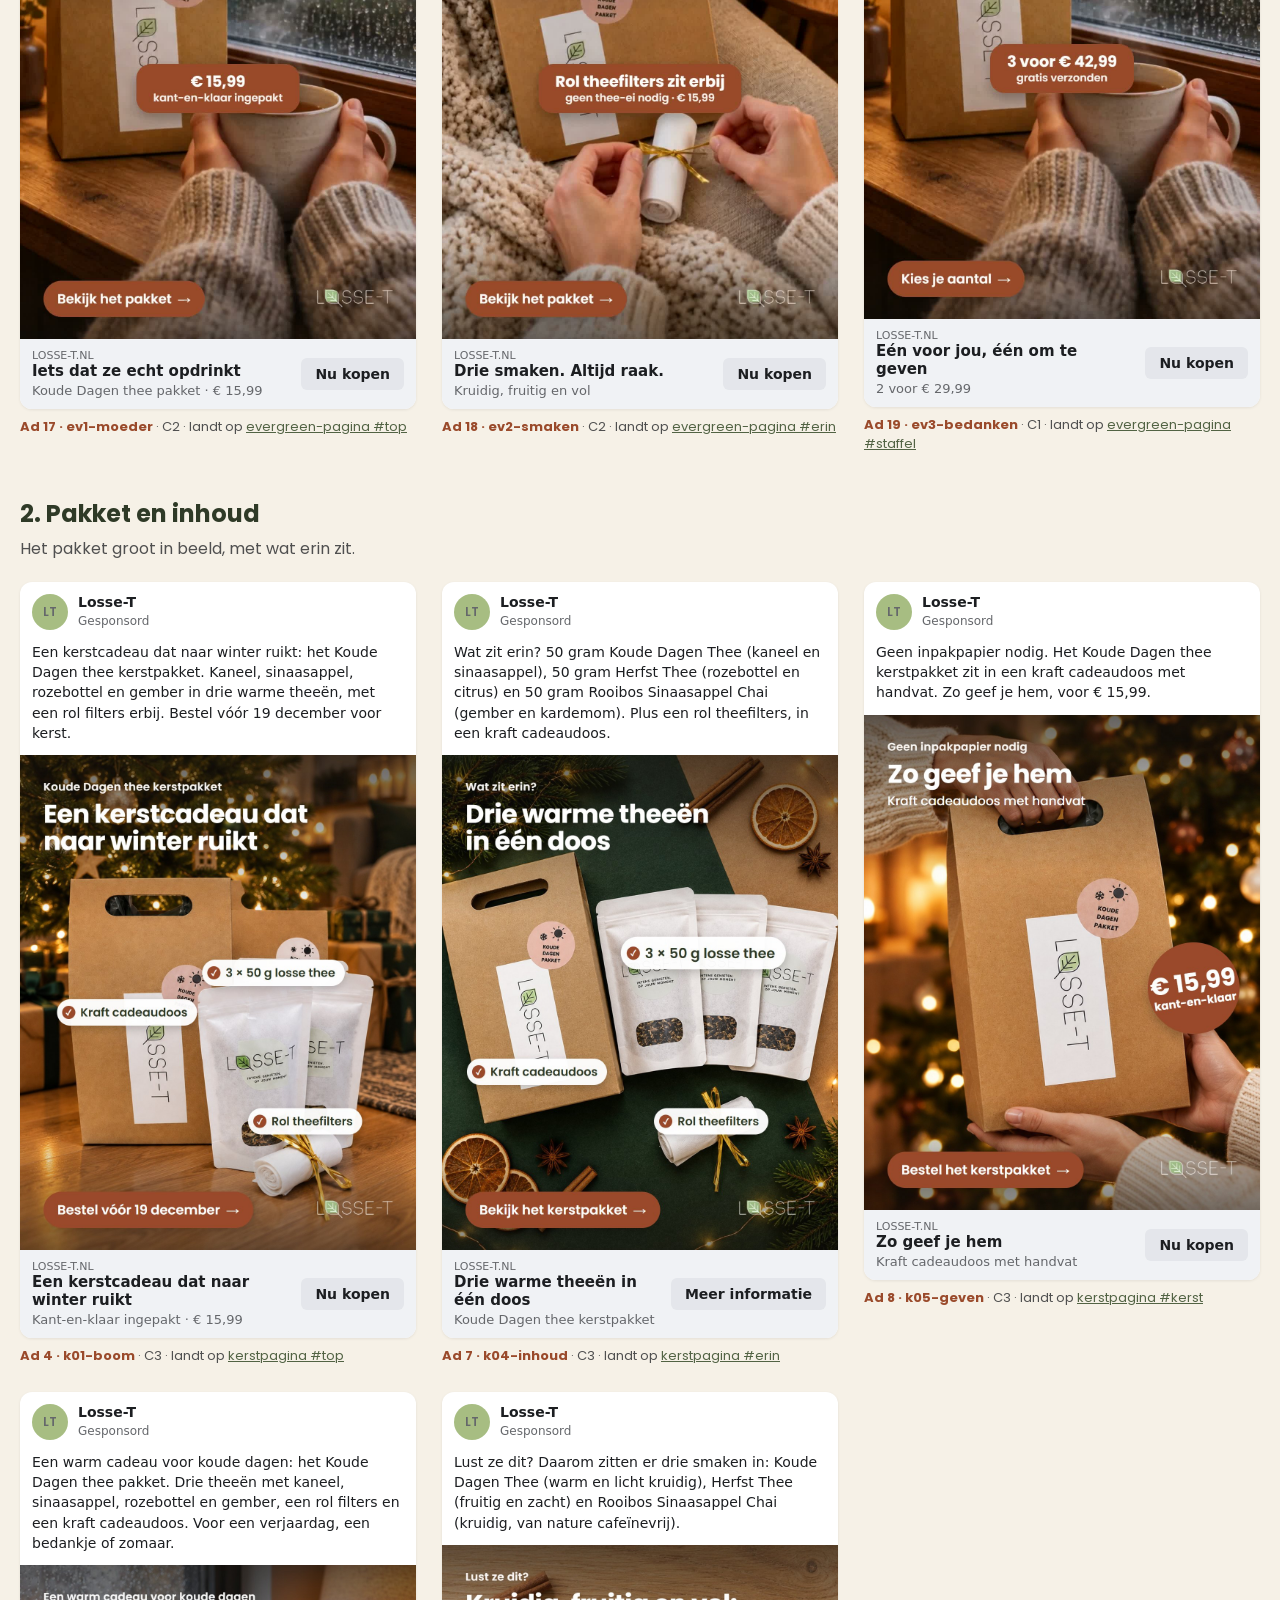
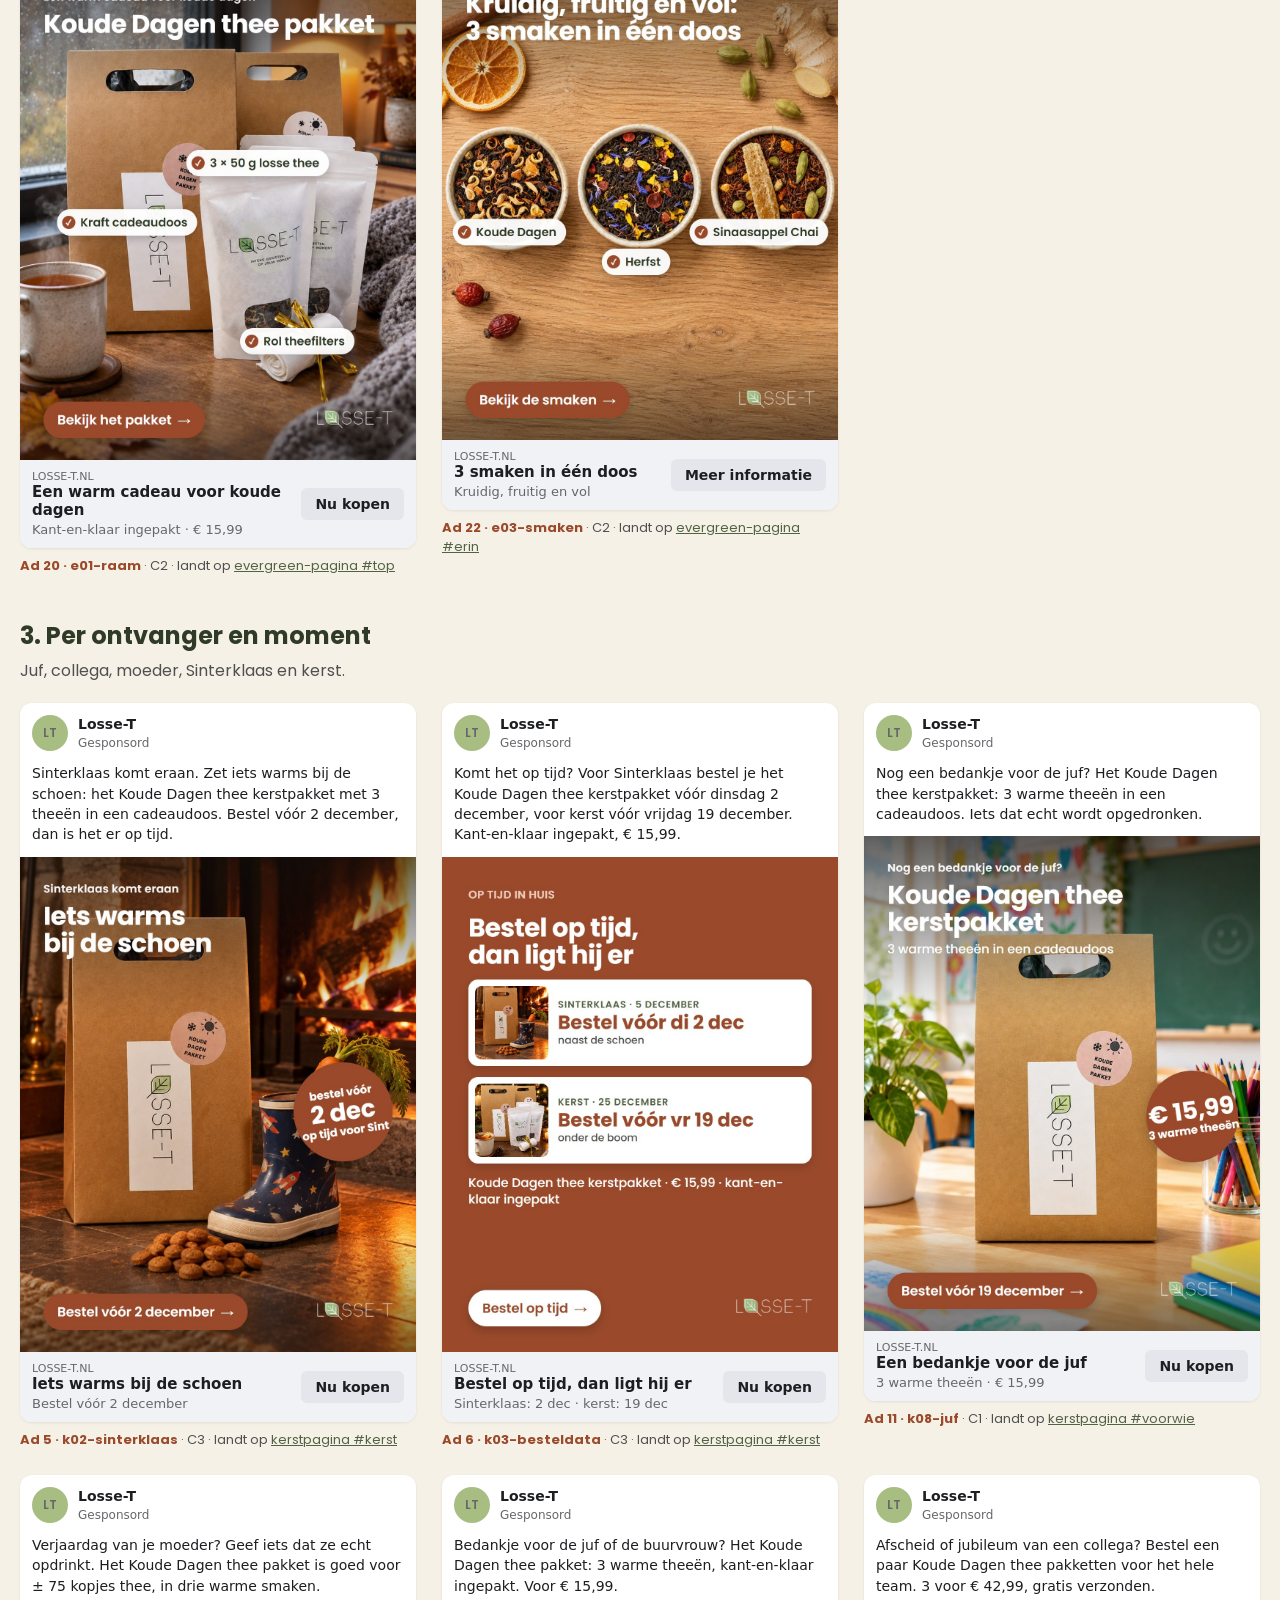
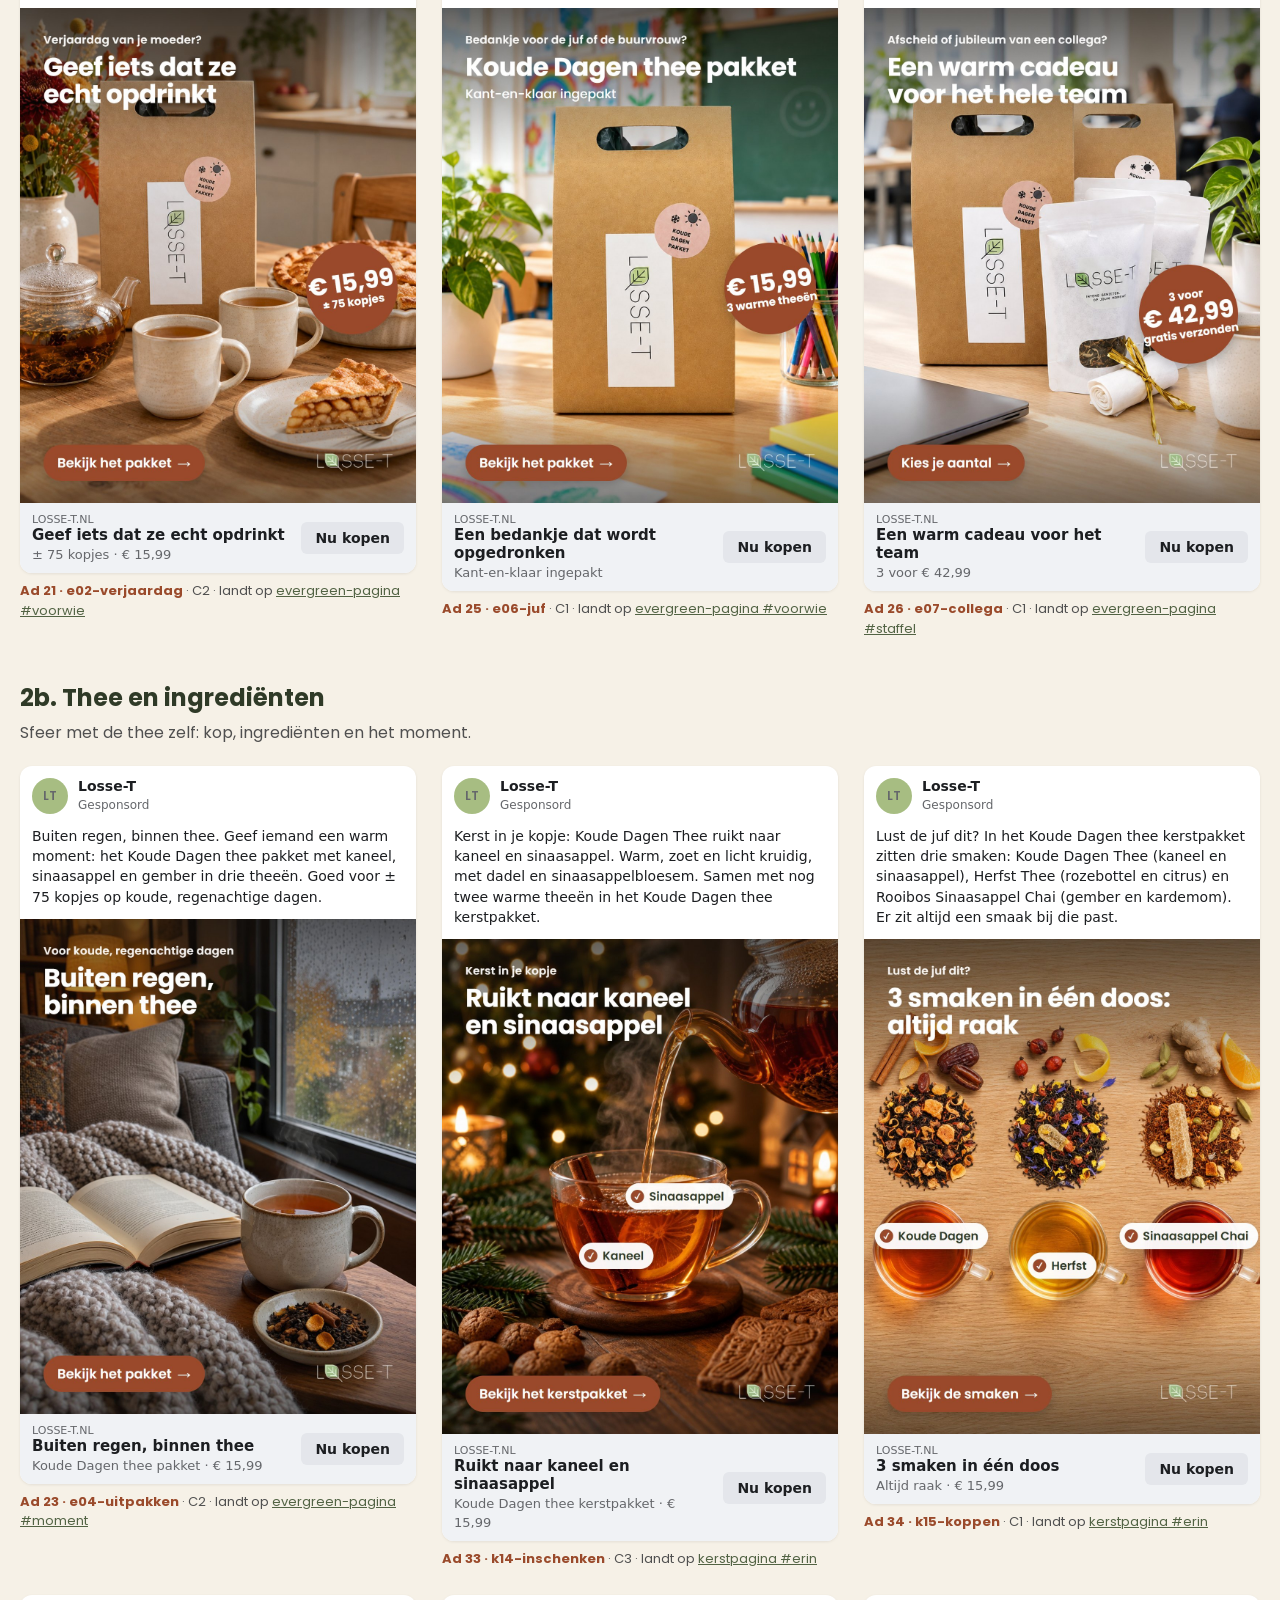
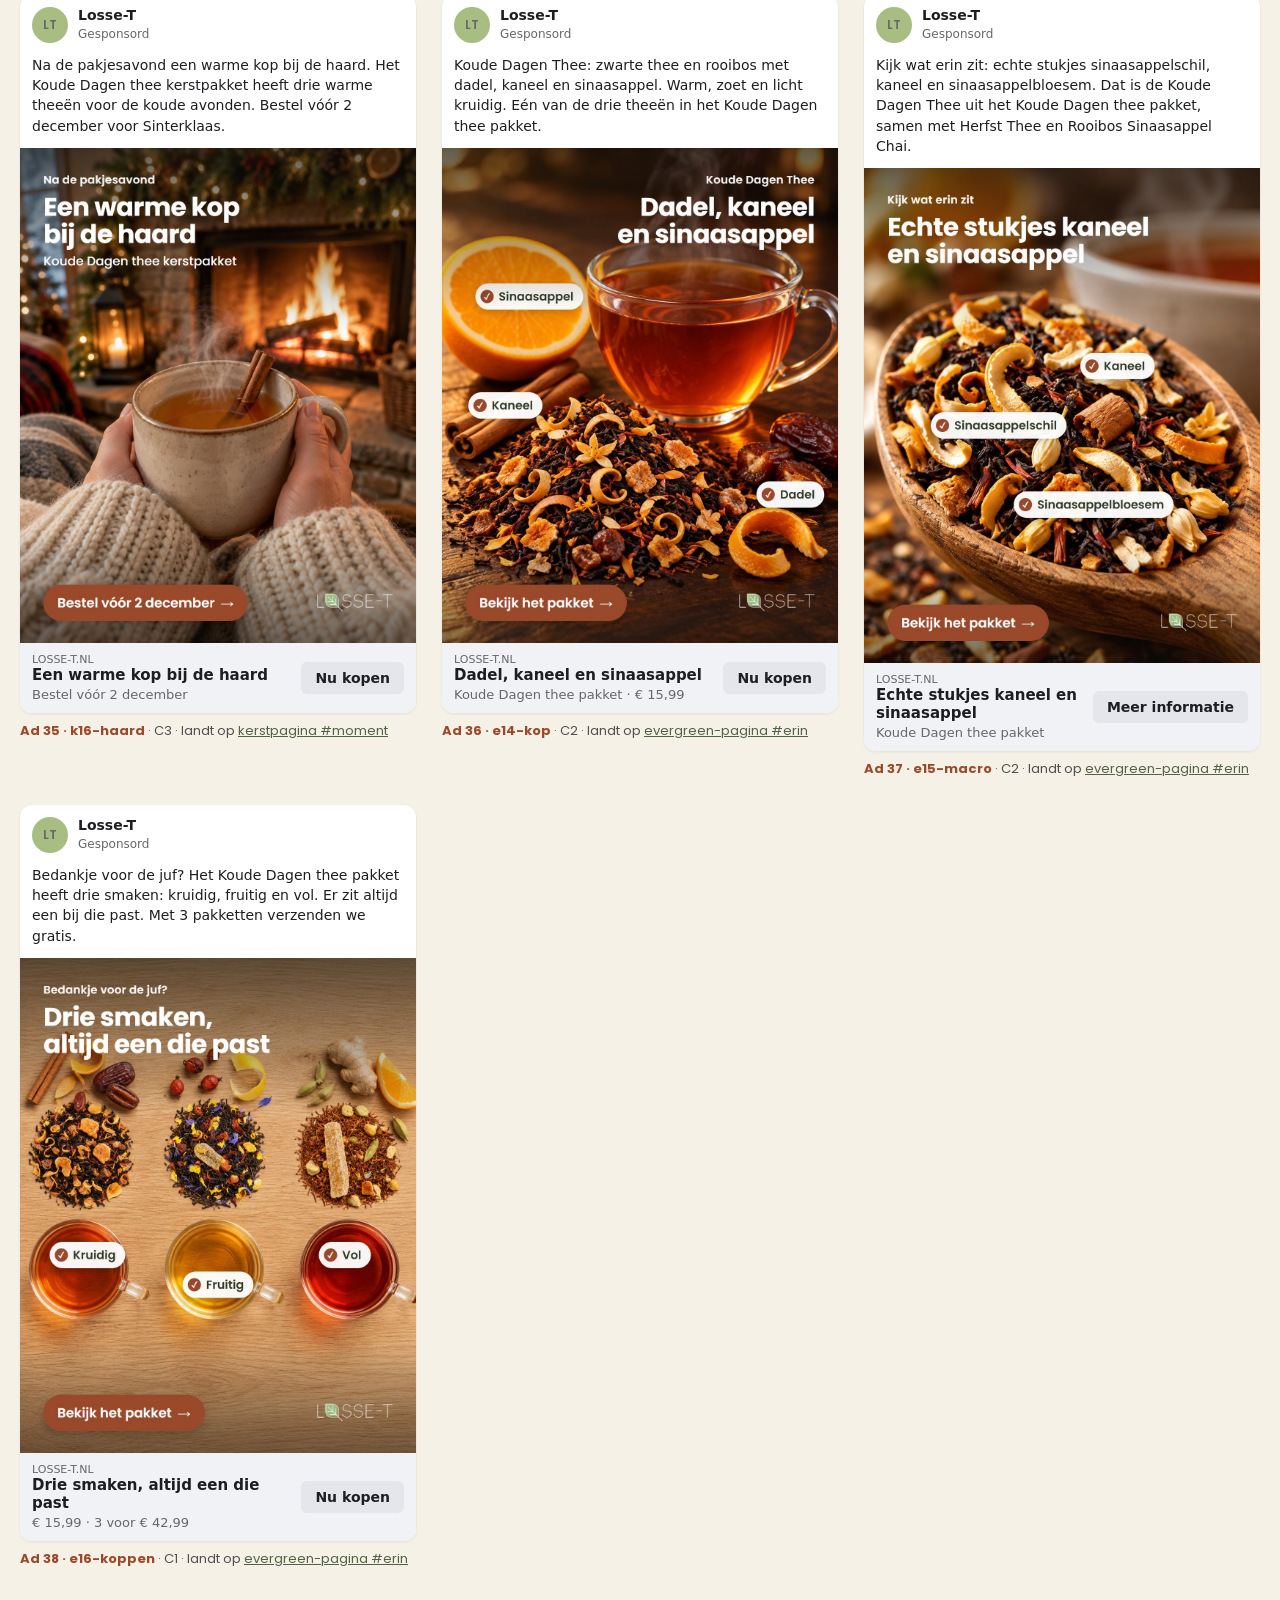
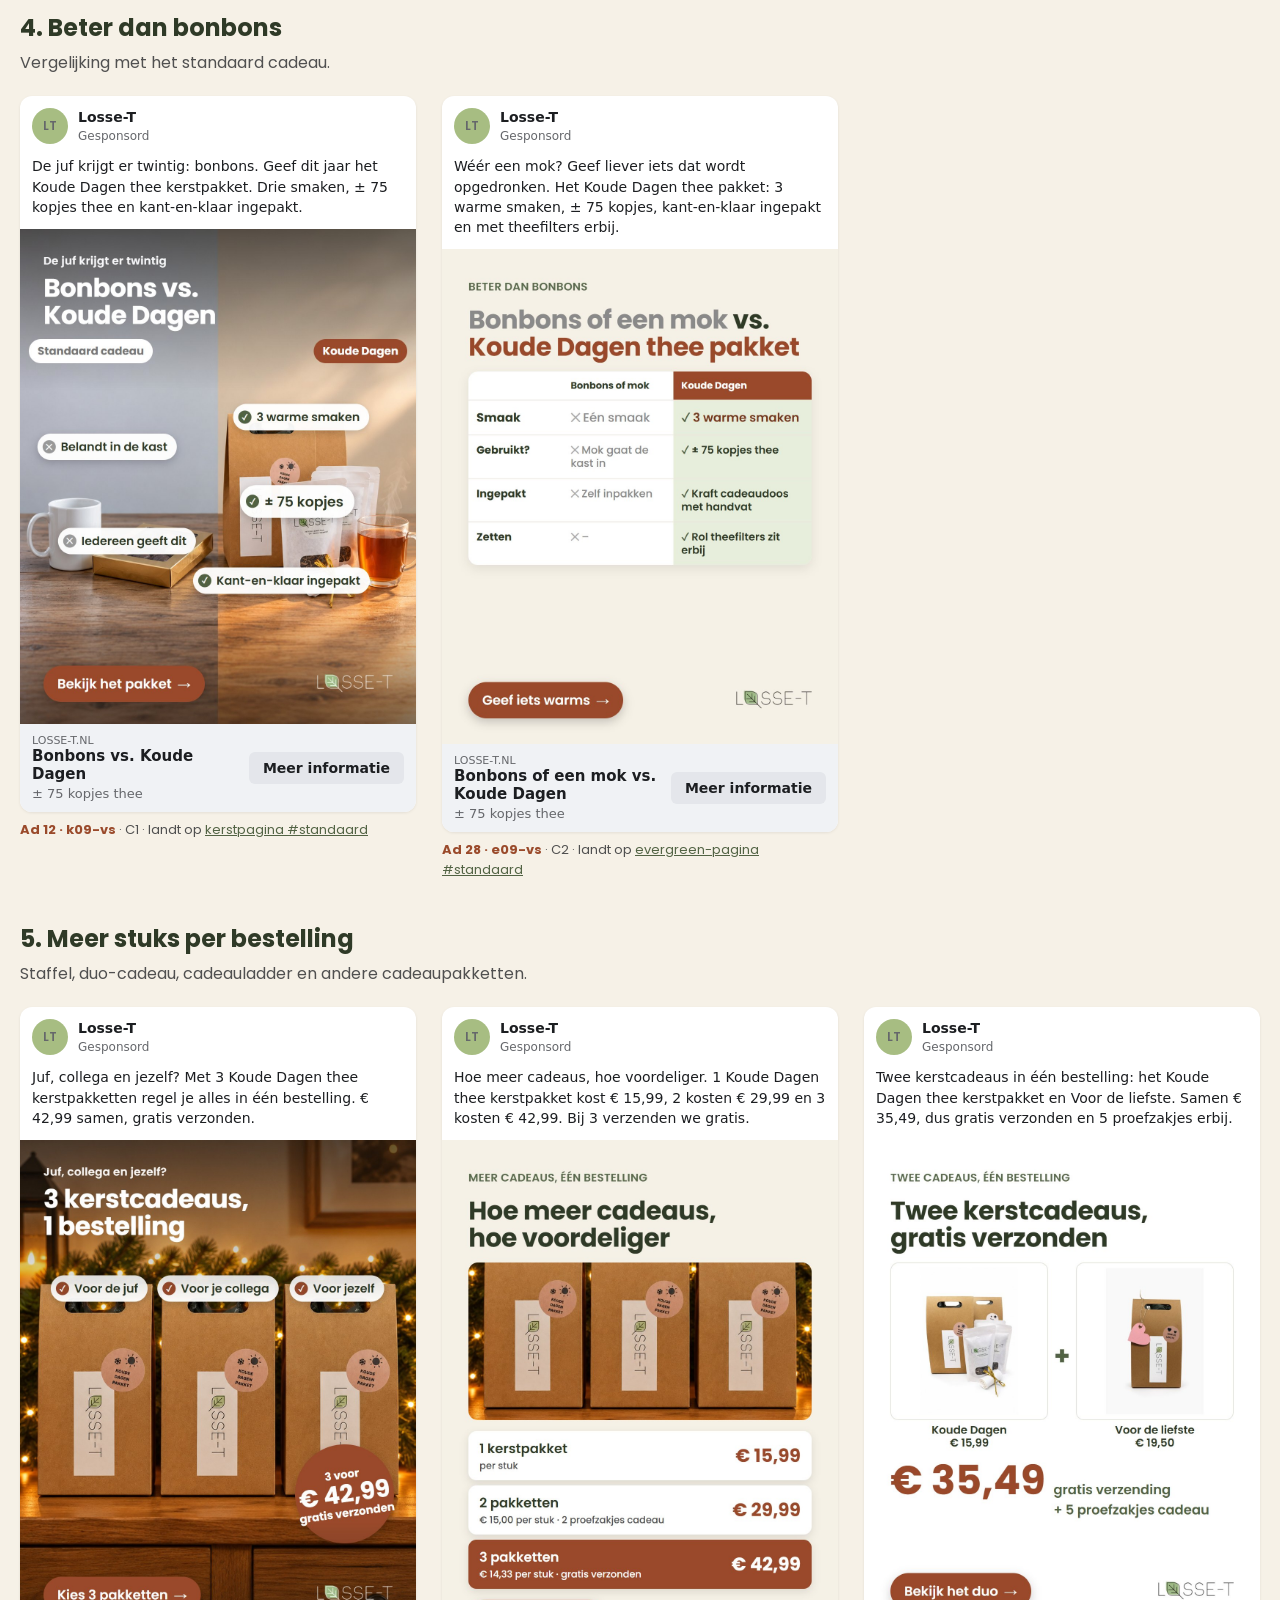
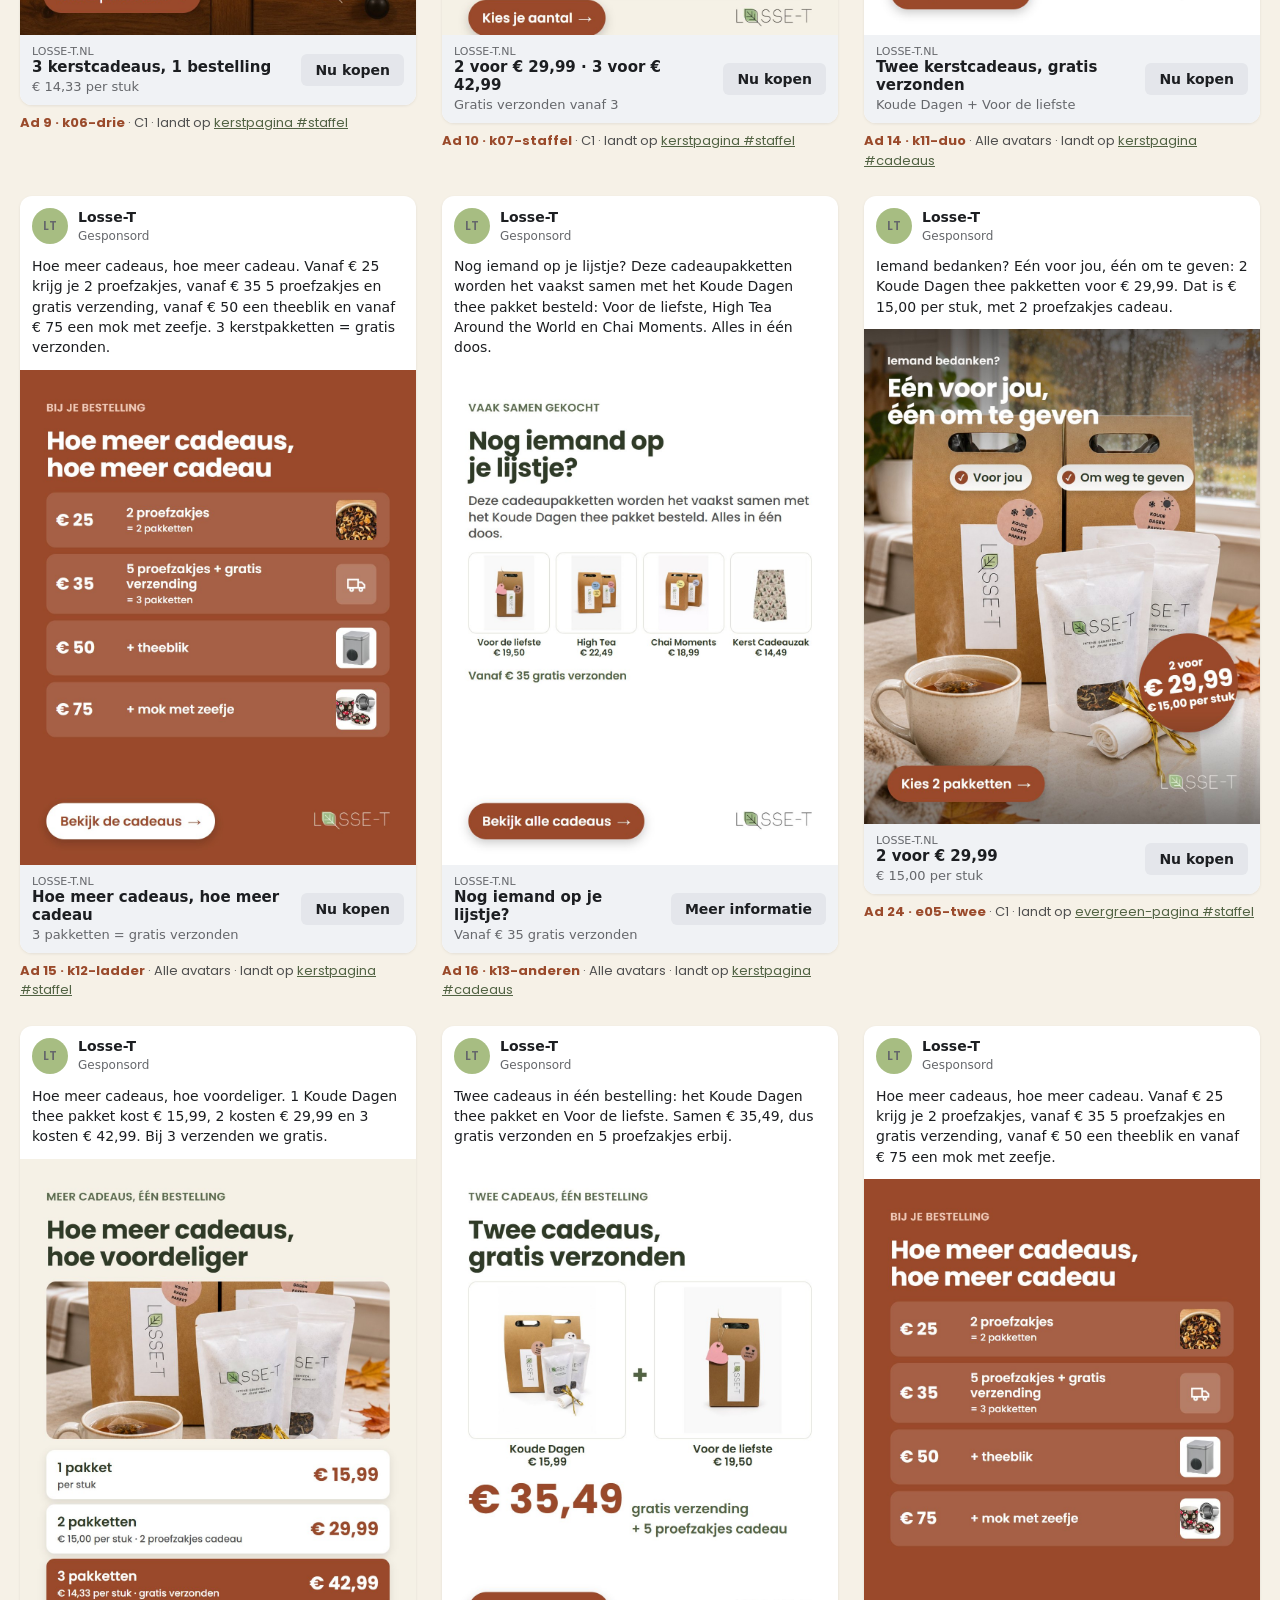
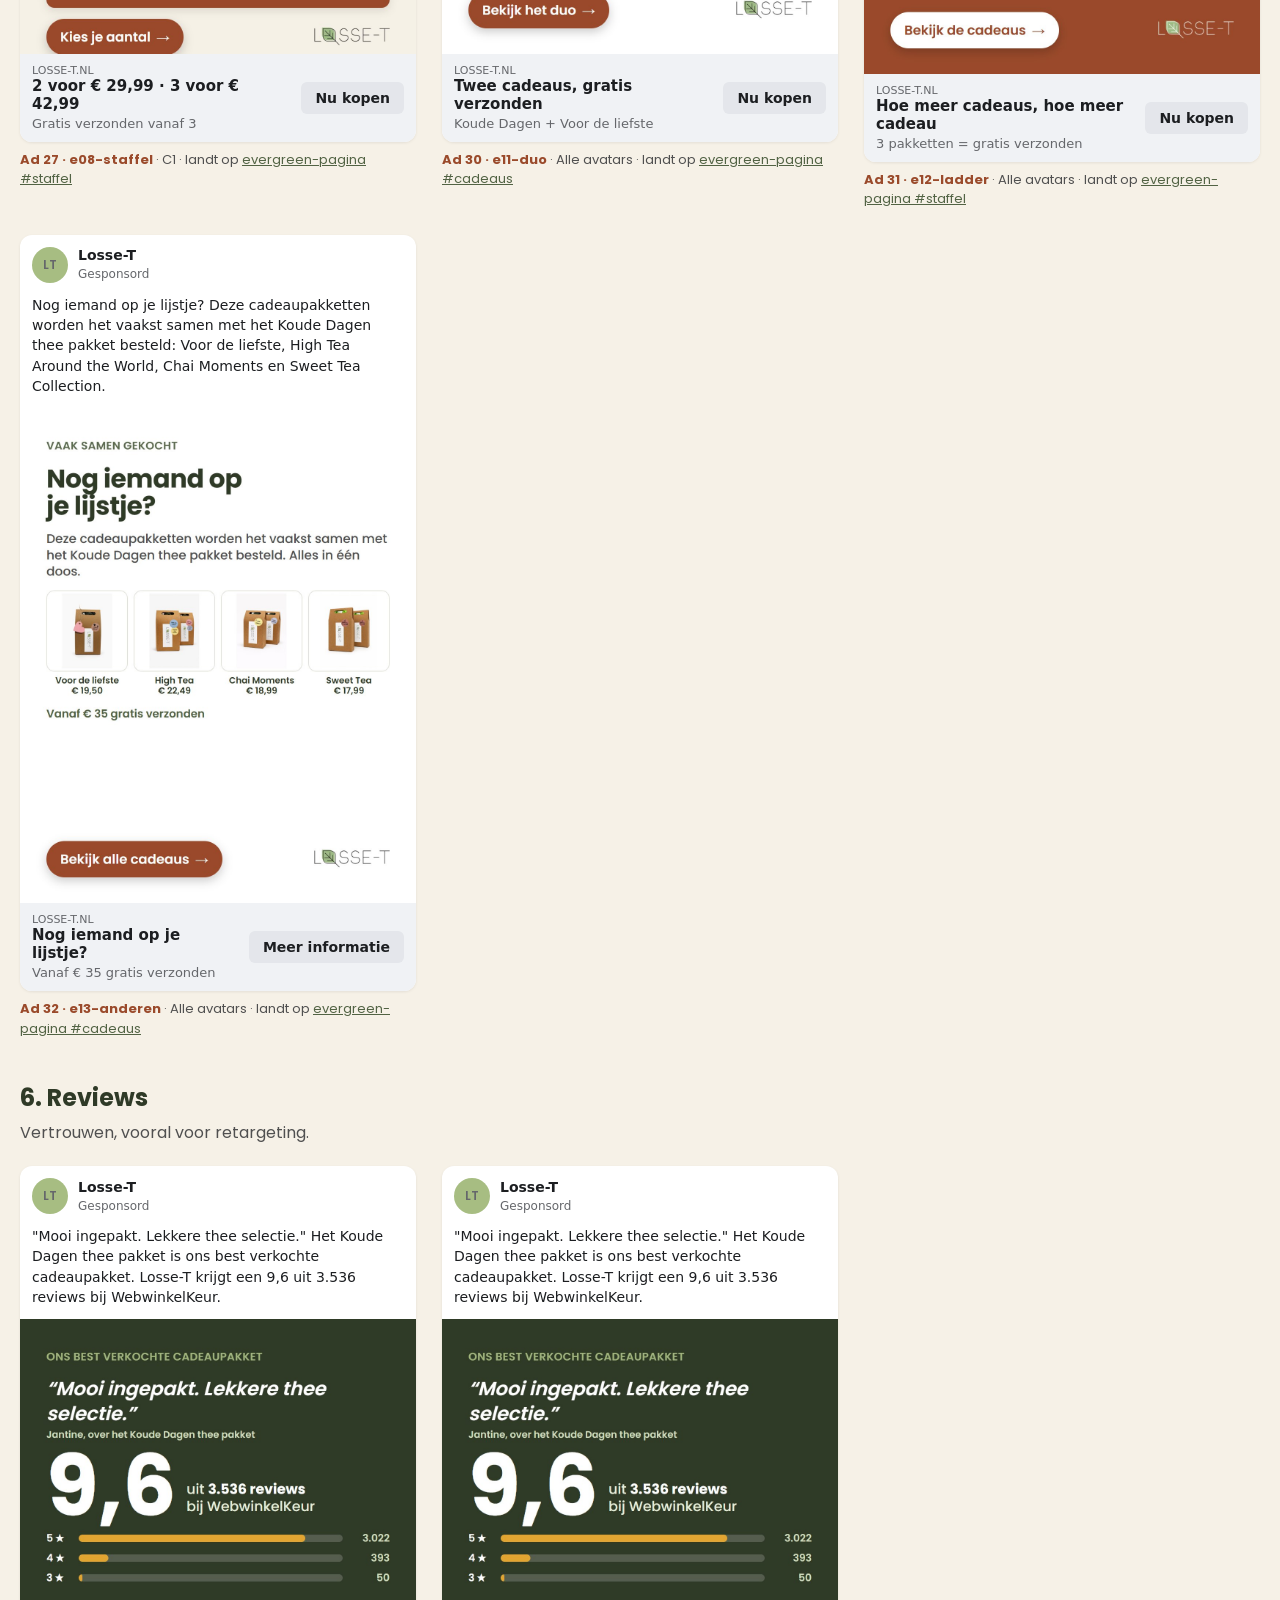
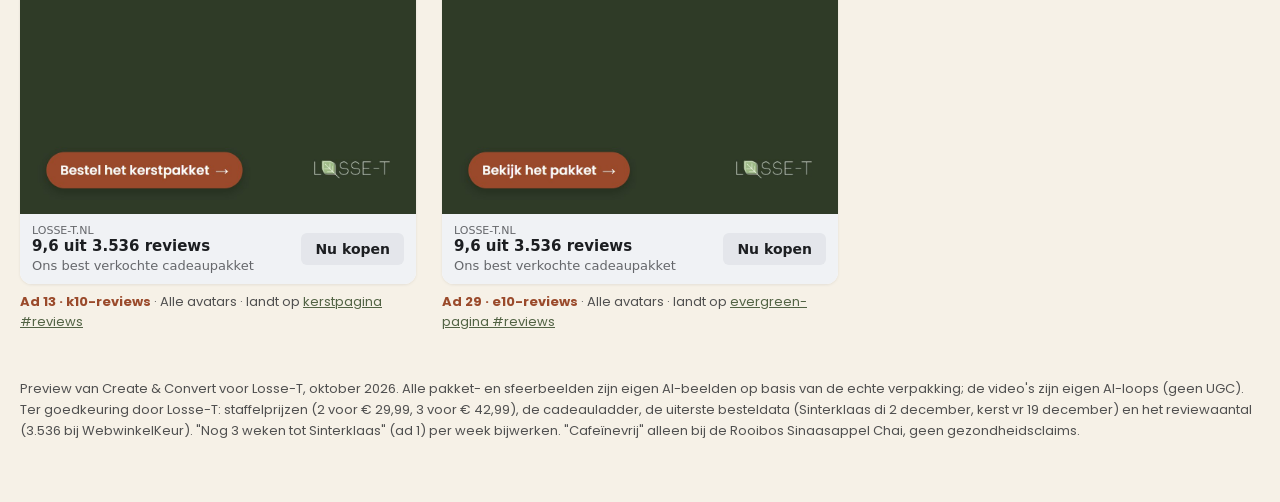
<file: koude-dagen-ads/index.html>
<!DOCTYPE html>
<meta name="robots" content="noindex,nofollow">
<meta name="viewport" content="width=device-width, initial-scale=1">
<title>Koude Dagen Ads per type</title>
<meta name="claude:viewport-fit-sides" content="cover">
<link rel="stylesheet" href="https://fonts.googleapis.com/css2?family=Poppins:wght@400;500;600;700&display=swap">
<style>
:root{color-scheme:light;--room:#F6F1E7;--bos:#526344;--salie:#A7BD82;--antraciet:#505050;--kers:#9A4A2B;--inkt:#2F3A27;--line:#e4dccd}
*{box-sizing:border-box}
body{margin:0;font-family:Poppins,system-ui,sans-serif;background:var(--room);color:var(--antraciet);-webkit-font-smoothing:antialiased}
body::before{content:"";position:fixed;inset:0 0 auto;height:env(safe-area-inset-top,0px);z-index:10;background:var(--room)}
.gutter{padding-left:max(16px,env(safe-area-inset-left,0px));padding-right:max(16px,env(safe-area-inset-right,0px))}
.wrap{max-width:1240px;margin:0 auto}
header{padding-block:36px 10px}
header img{height:38px}
h1{font-size:clamp(26px,4vw,40px);font-weight:700;color:var(--inkt);margin:20px 0 8px;line-height:1.15;text-wrap:balance}
header p{max-width:780px;line-height:1.6;margin:0}
header a{color:var(--kers);font-weight:600}
.wat{display:flex;flex-wrap:wrap;gap:8px;margin-top:14px}
.wat span,.wat a{background:#fff;border:1px solid var(--line);border-radius:999px;padding:6px 12px;font-size:13px;color:var(--inkt);text-decoration:none}
.wat a{border-color:var(--kers);color:var(--kers);font-weight:600}
.schakel{position:sticky;top:env(safe-area-inset-top,0px);z-index:5;background:var(--room);border-bottom:1px solid var(--line);padding-block:12px}
.schakel .wrap{display:flex;gap:8px;flex-wrap:wrap;align-items:center}
.schakel button{font:inherit;font-weight:600;border:1.5px solid var(--bos);background:transparent;color:var(--bos);padding:8px 18px;border-radius:999px;cursor:pointer;min-height:42px}
.schakel button[aria-pressed=true]{background:var(--bos);color:#fff}
.schakel nav{margin-left:auto;display:flex;gap:14px;flex-wrap:wrap;font-size:14px}
.schakel nav a{color:var(--kers);font-weight:600;text-decoration:none}
section{padding-block:34px 8px}
h2{font-size:24px;font-weight:700;color:var(--inkt);margin:0}
.uitleg{margin:6px 0 20px;max-width:780px;line-height:1.55}
.grid{display:grid;grid-template-columns:repeat(auto-fill,minmax(min(100%,300px),1fr));gap:26px}
.post{background:#fff;border-radius:12px;overflow:hidden;box-shadow:0 1px 3px rgba(0,0,0,.08);font-family:system-ui,-apple-system,"Segoe UI",sans-serif;color:#1c1e21}
.kp{display:flex;gap:10px;align-items:center;padding:12px}
.av{width:36px;height:36px;border-radius:50%;background:var(--salie);color:#fff;display:grid;place-items:center;font:600 13px Poppins,sans-serif}
.kp b{display:block;font-size:14px}.kp span{font-size:12px;color:#65676b}
.prim{font-size:14px;line-height:1.45;padding:0 12px 12px;margin:0}
.media{position:relative}
.media img,.media video{display:block;width:100%;height:auto;aspect-ratio:4/5;object-fit:cover;background:#eee}
body.story .media img,body.story .media video{aspect-ratio:9/16}
html{overflow-anchor:none}
.media .s{display:none}
body.story .media .f{display:none}body.story .media .s{display:block}
body.story .prim,body.story .cta{display:none}
.vtag{position:absolute;right:10px;top:10px;background:rgba(0,0,0,.6);color:#fff;font-size:12px;font-weight:600;padding:4px 10px;border-radius:999px}
.cta{display:flex;justify-content:space-between;align-items:center;gap:12px;padding:10px 12px;background:#f0f2f5}
.cta small{font-size:11px;color:#65676b;display:block}.cta b{font-size:15px;display:block}.cta span{font-size:13px;color:#65676b}
.cta a{flex:none;background:#e4e6eb;border-radius:6px;padding:8px 14px;font-weight:600;font-size:14px}
.meta{font-size:13px;margin:8px 0 0;line-height:1.5}.meta b{color:var(--kers)}.meta a{color:var(--bos)}
footer{padding-block:40px 60px;font-size:13px;line-height:1.6}
</style>
<header class="gutter"><div class="wrap">
<img src="logo.png" alt="Losse-T">
<h1>Meta-ads Koude Dagen · beide sets per type</h1>
<p>Bijlage: dezelfde 38 ads (kerst en evergreen), nu gegroepeerd per type. De nummers zijn gelijk aan de versies per avatar.</p>
<div class="wat"><a href="/losse-t-preview/koude-dagen-ads/kerst.html" target="_blank" rel="noopener">Kerst per avatar</a><a href="/losse-t-preview/koude-dagen-ads/evergreen.html" target="_blank" rel="noopener">Evergreen per avatar</a></div>
</div></header>
<div class="schakel gutter"><div class="wrap">
<button id="b-feed" aria-pressed="true">Feed (4:5)</button><button id="b-story" aria-pressed="false">Stories en Reels (9:16)</button>
<nav><a href="#video">Video</a><a href="#product">Pakket en inhoud</a><a href="#ontvanger">Per ontvanger en moment</a><a href="#sfeer">Thee en ingrediënten</a><a href="#vs">Beter dan bonbons</a><a href="#staffel">Meer stuks per bestelling</a><a href="#reviews">Reviews</a></nav>
</div></div>
<section class="gutter" id="video"><div class="wrap"><h2>1. Video (eigen loops met tekst)</h2><p class="uitleg">Hook vanaf het eerste beeld, daarna prijs en knop. Werkt schermvullend in Reels en Stories.</p><div class="grid"><article class="ad"><div class="post">
 <div class="kp"><span class="av">LT</span><div><b>Losse-T</b><span>Gesponsord</span></div></div>
 <p class="prim">Nog 3 weken tot Sinterklaas. Regel je cadeaus vandaag: het Koude Dagen thee kerstpakket met 3 warme theeën, een rol theefilters en een kraft cadeaudoos. Bestel vóór dinsdag 2 december, dan ligt hij er op tijd.</p>
 <div class="media"><video class="f" src="ads/kv1-sint-f.mp4" poster="ads/kv1-sint-f.jpg" muted loop playsinline preload="none"></video><video class="s" src="ads/kv1-sint-s.mp4" poster="ads/kv1-sint-s.jpg" muted loop playsinline preload="none"></video><span class="vtag">▶ Video 8 s</span></div>
 <div class="cta"><div><small>LOSSE-T.NL</small><b>Bestel vóór 2 december voor Sint</b><span>Kant-en-klaar ingepakt · € 15,99</span></div><a>Nu kopen</a></div>
</div><p class="meta"><b>Ad 1 · kv1-sint</b> · C3 · landt op <a href="/losse-t-preview/koude-dagen/kerst.html" target="_blank" rel="noopener">kerstpagina #kerst</a></p></article><article class="ad"><div class="post">
 <div class="kp"><span class="av">LT</span><div><b>Losse-T</b><span>Gesponsord</span></div></div>
 <p class="prim">Zo komt hij aan: een kraft cadeaudoos met handvat, en daarin Koude Dagen Thee, Herfst Thee en Rooibos Sinaasappel Chai. De theefilters zitten erbij. Je hoeft niks meer in te pakken.</p>
 <div class="media"><video class="f" src="ads/kv2-uitpakken-f.mp4" poster="ads/kv2-uitpakken-f.jpg" muted loop playsinline preload="none"></video><video class="s" src="ads/kv2-uitpakken-s.mp4" poster="ads/kv2-uitpakken-s.jpg" muted loop playsinline preload="none"></video><span class="vtag">▶ Video 8 s</span></div>
 <div class="cta"><div><small>LOSSE-T.NL</small><b>Kant-en-klaar ingepakt</b><span>Koude Dagen thee kerstpakket · € 15,99</span></div><a>Nu kopen</a></div>
</div><p class="meta"><b>Ad 2 · kv2-uitpakken</b> · C3 · landt op <a href="/losse-t-preview/koude-dagen/kerst.html" target="_blank" rel="noopener">kerstpagina #top</a></p></article><article class="ad"><div class="post">
 <div class="kp"><span class="av">LT</span><div><b>Losse-T</b><span>Gesponsord</span></div></div>
 <p class="prim">Juf, collega, buurvrouw? Bestel 3 Koude Dagen thee kerstpakketten in één keer: € 42,99, dus € 14,33 per stuk. Gratis verzonden en met 5 proefzakjes cadeau.</p>
 <div class="media"><video class="f" src="ads/kv3-team-f.mp4" poster="ads/kv3-team-f.jpg" muted loop playsinline preload="none"></video><video class="s" src="ads/kv3-team-s.mp4" poster="ads/kv3-team-s.jpg" muted loop playsinline preload="none"></video><span class="vtag">▶ Video 8 s</span></div>
 <div class="cta"><div><small>LOSSE-T.NL</small><b>3 kerstcadeaus voor € 42,99</b><span>Gratis verzonden</span></div><a>Nu kopen</a></div>
</div><p class="meta"><b>Ad 3 · kv3-team</b> · C1 · landt op <a href="/losse-t-preview/koude-dagen/kerst.html" target="_blank" rel="noopener">kerstpagina #staffel</a></p></article><article class="ad"><div class="post">
 <div class="kp"><span class="av">LT</span><div><b>Losse-T</b><span>Gesponsord</span></div></div>
 <p class="prim">Cadeau voor je moeder dat ze echt gebruikt? Het Koude Dagen thee pakket: 3 warme theeën en een rol theefilters in een cadeaudoos. Goed voor ± 75 kopjes op koude, regenachtige dagen.</p>
 <div class="media"><video class="f" src="ads/ev1-moeder-f.mp4" poster="ads/ev1-moeder-f.jpg" muted loop playsinline preload="none"></video><video class="s" src="ads/ev1-moeder-s.mp4" poster="ads/ev1-moeder-s.jpg" muted loop playsinline preload="none"></video><span class="vtag">▶ Video 8 s</span></div>
 <div class="cta"><div><small>LOSSE-T.NL</small><b>Iets dat ze echt opdrinkt</b><span>Koude Dagen thee pakket · € 15,99</span></div><a>Nu kopen</a></div>
</div><p class="meta"><b>Ad 17 · ev1-moeder</b> · C2 · landt op <a href="/losse-t-preview/koude-dagen/" target="_blank" rel="noopener">evergreen-pagina #top</a></p></article><article class="ad"><div class="post">
 <div class="kp"><span class="av">LT</span><div><b>Losse-T</b><span>Gesponsord</span></div></div>
 <p class="prim">Lust ze dit? In het Koude Dagen thee pakket zitten drie smaken: kruidig, fruitig en vol. Koude Dagen Thee, Herfst Thee en Rooibos Sinaasappel Chai. Theefilters zitten erbij, dus geen thee-ei nodig.</p>
 <div class="media"><video class="f" src="ads/ev2-smaken-f.mp4" poster="ads/ev2-smaken-f.jpg" muted loop playsinline preload="none"></video><video class="s" src="ads/ev2-smaken-s.mp4" poster="ads/ev2-smaken-s.jpg" muted loop playsinline preload="none"></video><span class="vtag">▶ Video 8 s</span></div>
 <div class="cta"><div><small>LOSSE-T.NL</small><b>Drie smaken. Altijd raak.</b><span>Kruidig, fruitig en vol</span></div><a>Nu kopen</a></div>
</div><p class="meta"><b>Ad 18 · ev2-smaken</b> · C2 · landt op <a href="/losse-t-preview/koude-dagen/" target="_blank" rel="noopener">evergreen-pagina #erin</a></p></article><article class="ad"><div class="post">
 <div class="kp"><span class="av">LT</span><div><b>Losse-T</b><span>Gesponsord</span></div></div>
 <p class="prim">Iemand bedanken? Neem er 2: één om te geven en één voor jezelf. 2 Koude Dagen thee pakketten kosten € 29,99. Met 3 verzenden we gratis.</p>
 <div class="media"><video class="f" src="ads/ev3-bedanken-f.mp4" poster="ads/ev3-bedanken-f.jpg" muted loop playsinline preload="none"></video><video class="s" src="ads/ev3-bedanken-s.mp4" poster="ads/ev3-bedanken-s.jpg" muted loop playsinline preload="none"></video><span class="vtag">▶ Video 8 s</span></div>
 <div class="cta"><div><small>LOSSE-T.NL</small><b>Eén voor jou, één om te geven</b><span>2 voor € 29,99</span></div><a>Nu kopen</a></div>
</div><p class="meta"><b>Ad 19 · ev3-bedanken</b> · C1 · landt op <a href="/losse-t-preview/koude-dagen/" target="_blank" rel="noopener">evergreen-pagina #staffel</a></p></article></div></div></section><section class="gutter" id="product"><div class="wrap"><h2>2. Pakket en inhoud</h2><p class="uitleg">Het pakket groot in beeld, met wat erin zit.</p><div class="grid"><article class="ad"><div class="post">
 <div class="kp"><span class="av">LT</span><div><b>Losse-T</b><span>Gesponsord</span></div></div>
 <p class="prim">Een kerstcadeau dat naar winter ruikt: het Koude Dagen thee kerstpakket. Kaneel, sinaasappel, rozebottel en gember in drie warme theeën, met een rol filters erbij. Bestel vóór 19 december voor kerst.</p>
 <div class="media"><img class="f" src="ads/k01-boom-f.jpg" alt="" loading="lazy"><img class="s" src="ads/k01-boom-s.jpg" alt="" loading="lazy"></div>
 <div class="cta"><div><small>LOSSE-T.NL</small><b>Een kerstcadeau dat naar winter ruikt</b><span>Kant-en-klaar ingepakt · € 15,99</span></div><a>Nu kopen</a></div>
</div><p class="meta"><b>Ad 4 · k01-boom</b> · C3 · landt op <a href="/losse-t-preview/koude-dagen/kerst.html" target="_blank" rel="noopener">kerstpagina #top</a></p></article><article class="ad"><div class="post">
 <div class="kp"><span class="av">LT</span><div><b>Losse-T</b><span>Gesponsord</span></div></div>
 <p class="prim">Wat zit erin? 50 gram Koude Dagen Thee (kaneel en sinaasappel), 50 gram Herfst Thee (rozebottel en citrus) en 50 gram Rooibos Sinaasappel Chai (gember en kardemom). Plus een rol theefilters, in een kraft cadeaudoos.</p>
 <div class="media"><img class="f" src="ads/k04-inhoud-f.jpg" alt="" loading="lazy"><img class="s" src="ads/k04-inhoud-s.jpg" alt="" loading="lazy"></div>
 <div class="cta"><div><small>LOSSE-T.NL</small><b>Drie warme theeën in één doos</b><span>Koude Dagen thee kerstpakket</span></div><a>Meer informatie</a></div>
</div><p class="meta"><b>Ad 7 · k04-inhoud</b> · C3 · landt op <a href="/losse-t-preview/koude-dagen/kerst.html" target="_blank" rel="noopener">kerstpagina #erin</a></p></article><article class="ad"><div class="post">
 <div class="kp"><span class="av">LT</span><div><b>Losse-T</b><span>Gesponsord</span></div></div>
 <p class="prim">Geen inpakpapier nodig. Het Koude Dagen thee kerstpakket zit in een kraft cadeaudoos met handvat. Zo geef je hem, voor € 15,99.</p>
 <div class="media"><img class="f" src="ads/k05-geven-f.jpg" alt="" loading="lazy"><img class="s" src="ads/k05-geven-s.jpg" alt="" loading="lazy"></div>
 <div class="cta"><div><small>LOSSE-T.NL</small><b>Zo geef je hem</b><span>Kraft cadeaudoos met handvat</span></div><a>Nu kopen</a></div>
</div><p class="meta"><b>Ad 8 · k05-geven</b> · C3 · landt op <a href="/losse-t-preview/koude-dagen/kerst.html" target="_blank" rel="noopener">kerstpagina #kerst</a></p></article><article class="ad"><div class="post">
 <div class="kp"><span class="av">LT</span><div><b>Losse-T</b><span>Gesponsord</span></div></div>
 <p class="prim">Een warm cadeau voor koude dagen: het Koude Dagen thee pakket. Drie theeën met kaneel, sinaasappel, rozebottel en gember, een rol filters en een kraft cadeaudoos. Voor een verjaardag, een bedankje of zomaar.</p>
 <div class="media"><img class="f" src="ads/e01-raam-f.jpg" alt="" loading="lazy"><img class="s" src="ads/e01-raam-s.jpg" alt="" loading="lazy"></div>
 <div class="cta"><div><small>LOSSE-T.NL</small><b>Een warm cadeau voor koude dagen</b><span>Kant-en-klaar ingepakt · € 15,99</span></div><a>Nu kopen</a></div>
</div><p class="meta"><b>Ad 20 · e01-raam</b> · C2 · landt op <a href="/losse-t-preview/koude-dagen/" target="_blank" rel="noopener">evergreen-pagina #top</a></p></article><article class="ad"><div class="post">
 <div class="kp"><span class="av">LT</span><div><b>Losse-T</b><span>Gesponsord</span></div></div>
 <p class="prim">Lust ze dit? Daarom zitten er drie smaken in: Koude Dagen Thee (warm en licht kruidig), Herfst Thee (fruitig en zacht) en Rooibos Sinaasappel Chai (kruidig, van nature cafeïnevrij).</p>
 <div class="media"><img class="f" src="ads/e03-smaken-f.jpg" alt="" loading="lazy"><img class="s" src="ads/e03-smaken-s.jpg" alt="" loading="lazy"></div>
 <div class="cta"><div><small>LOSSE-T.NL</small><b>3 smaken in één doos</b><span>Kruidig, fruitig en vol</span></div><a>Meer informatie</a></div>
</div><p class="meta"><b>Ad 22 · e03-smaken</b> · C2 · landt op <a href="/losse-t-preview/koude-dagen/" target="_blank" rel="noopener">evergreen-pagina #erin</a></p></article></div></div></section><section class="gutter" id="ontvanger"><div class="wrap"><h2>3. Per ontvanger en moment</h2><p class="uitleg">Juf, collega, moeder, Sinterklaas en kerst.</p><div class="grid"><article class="ad"><div class="post">
 <div class="kp"><span class="av">LT</span><div><b>Losse-T</b><span>Gesponsord</span></div></div>
 <p class="prim">Sinterklaas komt eraan. Zet iets warms bij de schoen: het Koude Dagen thee kerstpakket met 3 theeën in een cadeaudoos. Bestel vóór 2 december, dan is het er op tijd.</p>
 <div class="media"><img class="f" src="ads/k02-sinterklaas-f.jpg" alt="" loading="lazy"><img class="s" src="ads/k02-sinterklaas-s.jpg" alt="" loading="lazy"></div>
 <div class="cta"><div><small>LOSSE-T.NL</small><b>Iets warms bij de schoen</b><span>Bestel vóór 2 december</span></div><a>Nu kopen</a></div>
</div><p class="meta"><b>Ad 5 · k02-sinterklaas</b> · C3 · landt op <a href="/losse-t-preview/koude-dagen/kerst.html" target="_blank" rel="noopener">kerstpagina #kerst</a></p></article><article class="ad"><div class="post">
 <div class="kp"><span class="av">LT</span><div><b>Losse-T</b><span>Gesponsord</span></div></div>
 <p class="prim">Komt het op tijd? Voor Sinterklaas bestel je het Koude Dagen thee kerstpakket vóór dinsdag 2 december, voor kerst vóór vrijdag 19 december. Kant-en-klaar ingepakt, € 15,99.</p>
 <div class="media"><img class="f" src="ads/k03-besteldata-f.jpg" alt="" loading="lazy"><img class="s" src="ads/k03-besteldata-s.jpg" alt="" loading="lazy"></div>
 <div class="cta"><div><small>LOSSE-T.NL</small><b>Bestel op tijd, dan ligt hij er</b><span>Sinterklaas: 2 dec · kerst: 19 dec</span></div><a>Nu kopen</a></div>
</div><p class="meta"><b>Ad 6 · k03-besteldata</b> · C3 · landt op <a href="/losse-t-preview/koude-dagen/kerst.html" target="_blank" rel="noopener">kerstpagina #kerst</a></p></article><article class="ad"><div class="post">
 <div class="kp"><span class="av">LT</span><div><b>Losse-T</b><span>Gesponsord</span></div></div>
 <p class="prim">Nog een bedankje voor de juf? Het Koude Dagen thee kerstpakket: 3 warme theeën in een cadeaudoos. Iets dat echt wordt opgedronken.</p>
 <div class="media"><img class="f" src="ads/k08-juf-f.jpg" alt="" loading="lazy"><img class="s" src="ads/k08-juf-s.jpg" alt="" loading="lazy"></div>
 <div class="cta"><div><small>LOSSE-T.NL</small><b>Een bedankje voor de juf</b><span>3 warme theeën · € 15,99</span></div><a>Nu kopen</a></div>
</div><p class="meta"><b>Ad 11 · k08-juf</b> · C1 · landt op <a href="/losse-t-preview/koude-dagen/kerst.html" target="_blank" rel="noopener">kerstpagina #voorwie</a></p></article><article class="ad"><div class="post">
 <div class="kp"><span class="av">LT</span><div><b>Losse-T</b><span>Gesponsord</span></div></div>
 <p class="prim">Verjaardag van je moeder? Geef iets dat ze echt opdrinkt. Het Koude Dagen thee pakket is goed voor ± 75 kopjes thee, in drie warme smaken.</p>
 <div class="media"><img class="f" src="ads/e02-verjaardag-f.jpg" alt="" loading="lazy"><img class="s" src="ads/e02-verjaardag-s.jpg" alt="" loading="lazy"></div>
 <div class="cta"><div><small>LOSSE-T.NL</small><b>Geef iets dat ze echt opdrinkt</b><span>± 75 kopjes · € 15,99</span></div><a>Nu kopen</a></div>
</div><p class="meta"><b>Ad 21 · e02-verjaardag</b> · C2 · landt op <a href="/losse-t-preview/koude-dagen/" target="_blank" rel="noopener">evergreen-pagina #voorwie</a></p></article><article class="ad"><div class="post">
 <div class="kp"><span class="av">LT</span><div><b>Losse-T</b><span>Gesponsord</span></div></div>
 <p class="prim">Bedankje voor de juf of de buurvrouw? Het Koude Dagen thee pakket: 3 warme theeën, kant-en-klaar ingepakt. Voor € 15,99.</p>
 <div class="media"><img class="f" src="ads/e06-juf-f.jpg" alt="" loading="lazy"><img class="s" src="ads/e06-juf-s.jpg" alt="" loading="lazy"></div>
 <div class="cta"><div><small>LOSSE-T.NL</small><b>Een bedankje dat wordt opgedronken</b><span>Kant-en-klaar ingepakt</span></div><a>Nu kopen</a></div>
</div><p class="meta"><b>Ad 25 · e06-juf</b> · C1 · landt op <a href="/losse-t-preview/koude-dagen/" target="_blank" rel="noopener">evergreen-pagina #voorwie</a></p></article><article class="ad"><div class="post">
 <div class="kp"><span class="av">LT</span><div><b>Losse-T</b><span>Gesponsord</span></div></div>
 <p class="prim">Afscheid of jubileum van een collega? Bestel een paar Koude Dagen thee pakketten voor het hele team. 3 voor € 42,99, gratis verzonden.</p>
 <div class="media"><img class="f" src="ads/e07-collega-f.jpg" alt="" loading="lazy"><img class="s" src="ads/e07-collega-s.jpg" alt="" loading="lazy"></div>
 <div class="cta"><div><small>LOSSE-T.NL</small><b>Een warm cadeau voor het team</b><span>3 voor € 42,99</span></div><a>Nu kopen</a></div>
</div><p class="meta"><b>Ad 26 · e07-collega</b> · C1 · landt op <a href="/losse-t-preview/koude-dagen/" target="_blank" rel="noopener">evergreen-pagina #staffel</a></p></article></div></div></section><section class="gutter" id="sfeer"><div class="wrap"><h2>2b. Thee en ingrediënten</h2><p class="uitleg">Sfeer met de thee zelf: kop, ingrediënten en het moment.</p><div class="grid"><article class="ad"><div class="post">
 <div class="kp"><span class="av">LT</span><div><b>Losse-T</b><span>Gesponsord</span></div></div>
 <p class="prim">Buiten regen, binnen thee. Geef iemand een warm moment: het Koude Dagen thee pakket met kaneel, sinaasappel en gember in drie theeën. Goed voor ± 75 kopjes op koude, regenachtige dagen.</p>
 <div class="media"><img class="f" src="ads/e04-uitpakken-f.jpg" alt="" loading="lazy"><img class="s" src="ads/e04-uitpakken-s.jpg" alt="" loading="lazy"></div>
 <div class="cta"><div><small>LOSSE-T.NL</small><b>Buiten regen, binnen thee</b><span>Koude Dagen thee pakket · € 15,99</span></div><a>Nu kopen</a></div>
</div><p class="meta"><b>Ad 23 · e04-uitpakken</b> · C2 · landt op <a href="/losse-t-preview/koude-dagen/" target="_blank" rel="noopener">evergreen-pagina #moment</a></p></article><article class="ad"><div class="post">
 <div class="kp"><span class="av">LT</span><div><b>Losse-T</b><span>Gesponsord</span></div></div>
 <p class="prim">Kerst in je kopje: Koude Dagen Thee ruikt naar kaneel en sinaasappel. Warm, zoet en licht kruidig, met dadel en sinaasappelbloesem. Samen met nog twee warme theeën in het Koude Dagen thee kerstpakket.</p>
 <div class="media"><img class="f" src="ads/k14-inschenken-f.jpg" alt="" loading="lazy"><img class="s" src="ads/k14-inschenken-s.jpg" alt="" loading="lazy"></div>
 <div class="cta"><div><small>LOSSE-T.NL</small><b>Ruikt naar kaneel en sinaasappel</b><span>Koude Dagen thee kerstpakket · € 15,99</span></div><a>Nu kopen</a></div>
</div><p class="meta"><b>Ad 33 · k14-inschenken</b> · C3 · landt op <a href="/losse-t-preview/koude-dagen/kerst.html" target="_blank" rel="noopener">kerstpagina #erin</a></p></article><article class="ad"><div class="post">
 <div class="kp"><span class="av">LT</span><div><b>Losse-T</b><span>Gesponsord</span></div></div>
 <p class="prim">Lust de juf dit? In het Koude Dagen thee kerstpakket zitten drie smaken: Koude Dagen Thee (kaneel en sinaasappel), Herfst Thee (rozebottel en citrus) en Rooibos Sinaasappel Chai (gember en kardemom). Er zit altijd een smaak bij die past.</p>
 <div class="media"><img class="f" src="ads/k15-koppen-f.jpg" alt="" loading="lazy"><img class="s" src="ads/k15-koppen-s.jpg" alt="" loading="lazy"></div>
 <div class="cta"><div><small>LOSSE-T.NL</small><b>3 smaken in één doos</b><span>Altijd raak · € 15,99</span></div><a>Nu kopen</a></div>
</div><p class="meta"><b>Ad 34 · k15-koppen</b> · C1 · landt op <a href="/losse-t-preview/koude-dagen/kerst.html" target="_blank" rel="noopener">kerstpagina #erin</a></p></article><article class="ad"><div class="post">
 <div class="kp"><span class="av">LT</span><div><b>Losse-T</b><span>Gesponsord</span></div></div>
 <p class="prim">Na de pakjesavond een warme kop bij de haard. Het Koude Dagen thee kerstpakket heeft drie warme theeën voor de koude avonden. Bestel vóór 2 december voor Sinterklaas.</p>
 <div class="media"><img class="f" src="ads/k16-haard-f.jpg" alt="" loading="lazy"><img class="s" src="ads/k16-haard-s.jpg" alt="" loading="lazy"></div>
 <div class="cta"><div><small>LOSSE-T.NL</small><b>Een warme kop bij de haard</b><span>Bestel vóór 2 december</span></div><a>Nu kopen</a></div>
</div><p class="meta"><b>Ad 35 · k16-haard</b> · C3 · landt op <a href="/losse-t-preview/koude-dagen/kerst.html" target="_blank" rel="noopener">kerstpagina #moment</a></p></article><article class="ad"><div class="post">
 <div class="kp"><span class="av">LT</span><div><b>Losse-T</b><span>Gesponsord</span></div></div>
 <p class="prim">Koude Dagen Thee: zwarte thee en rooibos met dadel, kaneel en sinaasappel. Warm, zoet en licht kruidig. Eén van de drie theeën in het Koude Dagen thee pakket.</p>
 <div class="media"><img class="f" src="ads/e14-kop-f.jpg" alt="" loading="lazy"><img class="s" src="ads/e14-kop-s.jpg" alt="" loading="lazy"></div>
 <div class="cta"><div><small>LOSSE-T.NL</small><b>Dadel, kaneel en sinaasappel</b><span>Koude Dagen thee pakket · € 15,99</span></div><a>Nu kopen</a></div>
</div><p class="meta"><b>Ad 36 · e14-kop</b> · C2 · landt op <a href="/losse-t-preview/koude-dagen/" target="_blank" rel="noopener">evergreen-pagina #erin</a></p></article><article class="ad"><div class="post">
 <div class="kp"><span class="av">LT</span><div><b>Losse-T</b><span>Gesponsord</span></div></div>
 <p class="prim">Kijk wat erin zit: echte stukjes sinaasappelschil, kaneel en sinaasappelbloesem. Dat is de Koude Dagen Thee uit het Koude Dagen thee pakket, samen met Herfst Thee en Rooibos Sinaasappel Chai.</p>
 <div class="media"><img class="f" src="ads/e15-macro-f.jpg" alt="" loading="lazy"><img class="s" src="ads/e15-macro-s.jpg" alt="" loading="lazy"></div>
 <div class="cta"><div><small>LOSSE-T.NL</small><b>Echte stukjes kaneel en sinaasappel</b><span>Koude Dagen thee pakket</span></div><a>Meer informatie</a></div>
</div><p class="meta"><b>Ad 37 · e15-macro</b> · C2 · landt op <a href="/losse-t-preview/koude-dagen/" target="_blank" rel="noopener">evergreen-pagina #erin</a></p></article><article class="ad"><div class="post">
 <div class="kp"><span class="av">LT</span><div><b>Losse-T</b><span>Gesponsord</span></div></div>
 <p class="prim">Bedankje voor de juf? Het Koude Dagen thee pakket heeft drie smaken: kruidig, fruitig en vol. Er zit altijd een bij die past. Met 3 pakketten verzenden we gratis.</p>
 <div class="media"><img class="f" src="ads/e16-koppen-f.jpg" alt="" loading="lazy"><img class="s" src="ads/e16-koppen-s.jpg" alt="" loading="lazy"></div>
 <div class="cta"><div><small>LOSSE-T.NL</small><b>Drie smaken, altijd een die past</b><span>€ 15,99 · 3 voor € 42,99</span></div><a>Nu kopen</a></div>
</div><p class="meta"><b>Ad 38 · e16-koppen</b> · C1 · landt op <a href="/losse-t-preview/koude-dagen/" target="_blank" rel="noopener">evergreen-pagina #erin</a></p></article></div></div></section><section class="gutter" id="vs"><div class="wrap"><h2>4. Beter dan bonbons</h2><p class="uitleg">Vergelijking met het standaard cadeau.</p><div class="grid"><article class="ad"><div class="post">
 <div class="kp"><span class="av">LT</span><div><b>Losse-T</b><span>Gesponsord</span></div></div>
 <p class="prim">De juf krijgt er twintig: bonbons. Geef dit jaar het Koude Dagen thee kerstpakket. Drie smaken, ± 75 kopjes thee en kant-en-klaar ingepakt.</p>
 <div class="media"><img class="f" src="ads/k09-vs-f.jpg" alt="" loading="lazy"><img class="s" src="ads/k09-vs-s.jpg" alt="" loading="lazy"></div>
 <div class="cta"><div><small>LOSSE-T.NL</small><b>Bonbons vs. Koude Dagen</b><span>± 75 kopjes thee</span></div><a>Meer informatie</a></div>
</div><p class="meta"><b>Ad 12 · k09-vs</b> · C1 · landt op <a href="/losse-t-preview/koude-dagen/kerst.html" target="_blank" rel="noopener">kerstpagina #standaard</a></p></article><article class="ad"><div class="post">
 <div class="kp"><span class="av">LT</span><div><b>Losse-T</b><span>Gesponsord</span></div></div>
 <p class="prim">Wéér een mok? Geef liever iets dat wordt opgedronken. Het Koude Dagen thee pakket: 3 warme smaken, ± 75 kopjes, kant-en-klaar ingepakt en met theefilters erbij.</p>
 <div class="media"><img class="f" src="ads/e09-vs-f.jpg" alt="" loading="lazy"><img class="s" src="ads/e09-vs-s.jpg" alt="" loading="lazy"></div>
 <div class="cta"><div><small>LOSSE-T.NL</small><b>Bonbons of een mok vs. Koude Dagen</b><span>± 75 kopjes thee</span></div><a>Meer informatie</a></div>
</div><p class="meta"><b>Ad 28 · e09-vs</b> · C2 · landt op <a href="/losse-t-preview/koude-dagen/" target="_blank" rel="noopener">evergreen-pagina #standaard</a></p></article></div></div></section><section class="gutter" id="staffel"><div class="wrap"><h2>5. Meer stuks per bestelling</h2><p class="uitleg">Staffel, duo-cadeau, cadeauladder en andere cadeaupakketten.</p><div class="grid"><article class="ad"><div class="post">
 <div class="kp"><span class="av">LT</span><div><b>Losse-T</b><span>Gesponsord</span></div></div>
 <p class="prim">Juf, collega en jezelf? Met 3 Koude Dagen thee kerstpakketten regel je alles in één bestelling. € 42,99 samen, gratis verzonden.</p>
 <div class="media"><img class="f" src="ads/k06-drie-f.jpg" alt="" loading="lazy"><img class="s" src="ads/k06-drie-s.jpg" alt="" loading="lazy"></div>
 <div class="cta"><div><small>LOSSE-T.NL</small><b>3 kerstcadeaus, 1 bestelling</b><span>€ 14,33 per stuk</span></div><a>Nu kopen</a></div>
</div><p class="meta"><b>Ad 9 · k06-drie</b> · C1 · landt op <a href="/losse-t-preview/koude-dagen/kerst.html" target="_blank" rel="noopener">kerstpagina #staffel</a></p></article><article class="ad"><div class="post">
 <div class="kp"><span class="av">LT</span><div><b>Losse-T</b><span>Gesponsord</span></div></div>
 <p class="prim">Hoe meer cadeaus, hoe voordeliger. 1 Koude Dagen thee kerstpakket kost € 15,99, 2 kosten € 29,99 en 3 kosten € 42,99. Bij 3 verzenden we gratis.</p>
 <div class="media"><img class="f" src="ads/k07-staffel-f.jpg" alt="" loading="lazy"><img class="s" src="ads/k07-staffel-s.jpg" alt="" loading="lazy"></div>
 <div class="cta"><div><small>LOSSE-T.NL</small><b>2 voor € 29,99 · 3 voor € 42,99</b><span>Gratis verzonden vanaf 3</span></div><a>Nu kopen</a></div>
</div><p class="meta"><b>Ad 10 · k07-staffel</b> · C1 · landt op <a href="/losse-t-preview/koude-dagen/kerst.html" target="_blank" rel="noopener">kerstpagina #staffel</a></p></article><article class="ad"><div class="post">
 <div class="kp"><span class="av">LT</span><div><b>Losse-T</b><span>Gesponsord</span></div></div>
 <p class="prim">Twee kerstcadeaus in één bestelling: het Koude Dagen thee kerstpakket en Voor de liefste. Samen € 35,49, dus gratis verzonden en 5 proefzakjes erbij.</p>
 <div class="media"><img class="f" src="ads/k11-duo-f.jpg" alt="" loading="lazy"><img class="s" src="ads/k11-duo-s.jpg" alt="" loading="lazy"></div>
 <div class="cta"><div><small>LOSSE-T.NL</small><b>Twee kerstcadeaus, gratis verzonden</b><span>Koude Dagen + Voor de liefste</span></div><a>Nu kopen</a></div>
</div><p class="meta"><b>Ad 14 · k11-duo</b> · Alle avatars · landt op <a href="/losse-t-preview/koude-dagen/kerst.html" target="_blank" rel="noopener">kerstpagina #cadeaus</a></p></article><article class="ad"><div class="post">
 <div class="kp"><span class="av">LT</span><div><b>Losse-T</b><span>Gesponsord</span></div></div>
 <p class="prim">Hoe meer cadeaus, hoe meer cadeau. Vanaf € 25 krijg je 2 proefzakjes, vanaf € 35 5 proefzakjes en gratis verzending, vanaf € 50 een theeblik en vanaf € 75 een mok met zeefje. 3 kerstpakketten = gratis verzonden.</p>
 <div class="media"><img class="f" src="ads/k12-ladder-f.jpg" alt="" loading="lazy"><img class="s" src="ads/k12-ladder-s.jpg" alt="" loading="lazy"></div>
 <div class="cta"><div><small>LOSSE-T.NL</small><b>Hoe meer cadeaus, hoe meer cadeau</b><span>3 pakketten = gratis verzonden</span></div><a>Nu kopen</a></div>
</div><p class="meta"><b>Ad 15 · k12-ladder</b> · Alle avatars · landt op <a href="/losse-t-preview/koude-dagen/kerst.html" target="_blank" rel="noopener">kerstpagina #staffel</a></p></article><article class="ad"><div class="post">
 <div class="kp"><span class="av">LT</span><div><b>Losse-T</b><span>Gesponsord</span></div></div>
 <p class="prim">Nog iemand op je lijstje? Deze cadeaupakketten worden het vaakst samen met het Koude Dagen thee pakket besteld: Voor de liefste, High Tea Around the World en Chai Moments. Alles in één doos.</p>
 <div class="media"><img class="f" src="ads/k13-anderen-f.jpg" alt="" loading="lazy"><img class="s" src="ads/k13-anderen-s.jpg" alt="" loading="lazy"></div>
 <div class="cta"><div><small>LOSSE-T.NL</small><b>Nog iemand op je lijstje?</b><span>Vanaf € 35 gratis verzonden</span></div><a>Meer informatie</a></div>
</div><p class="meta"><b>Ad 16 · k13-anderen</b> · Alle avatars · landt op <a href="/losse-t-preview/koude-dagen/kerst.html" target="_blank" rel="noopener">kerstpagina #cadeaus</a></p></article><article class="ad"><div class="post">
 <div class="kp"><span class="av">LT</span><div><b>Losse-T</b><span>Gesponsord</span></div></div>
 <p class="prim">Iemand bedanken? Eén voor jou, één om te geven: 2 Koude Dagen thee pakketten voor € 29,99. Dat is € 15,00 per stuk, met 2 proefzakjes cadeau.</p>
 <div class="media"><img class="f" src="ads/e05-twee-f.jpg" alt="" loading="lazy"><img class="s" src="ads/e05-twee-s.jpg" alt="" loading="lazy"></div>
 <div class="cta"><div><small>LOSSE-T.NL</small><b>2 voor € 29,99</b><span>€ 15,00 per stuk</span></div><a>Nu kopen</a></div>
</div><p class="meta"><b>Ad 24 · e05-twee</b> · C1 · landt op <a href="/losse-t-preview/koude-dagen/" target="_blank" rel="noopener">evergreen-pagina #staffel</a></p></article><article class="ad"><div class="post">
 <div class="kp"><span class="av">LT</span><div><b>Losse-T</b><span>Gesponsord</span></div></div>
 <p class="prim">Hoe meer cadeaus, hoe voordeliger. 1 Koude Dagen thee pakket kost € 15,99, 2 kosten € 29,99 en 3 kosten € 42,99. Bij 3 verzenden we gratis.</p>
 <div class="media"><img class="f" src="ads/e08-staffel-f.jpg" alt="" loading="lazy"><img class="s" src="ads/e08-staffel-s.jpg" alt="" loading="lazy"></div>
 <div class="cta"><div><small>LOSSE-T.NL</small><b>2 voor € 29,99 · 3 voor € 42,99</b><span>Gratis verzonden vanaf 3</span></div><a>Nu kopen</a></div>
</div><p class="meta"><b>Ad 27 · e08-staffel</b> · C1 · landt op <a href="/losse-t-preview/koude-dagen/" target="_blank" rel="noopener">evergreen-pagina #staffel</a></p></article><article class="ad"><div class="post">
 <div class="kp"><span class="av">LT</span><div><b>Losse-T</b><span>Gesponsord</span></div></div>
 <p class="prim">Twee cadeaus in één bestelling: het Koude Dagen thee pakket en Voor de liefste. Samen € 35,49, dus gratis verzonden en 5 proefzakjes erbij.</p>
 <div class="media"><img class="f" src="ads/e11-duo-f.jpg" alt="" loading="lazy"><img class="s" src="ads/e11-duo-s.jpg" alt="" loading="lazy"></div>
 <div class="cta"><div><small>LOSSE-T.NL</small><b>Twee cadeaus, gratis verzonden</b><span>Koude Dagen + Voor de liefste</span></div><a>Nu kopen</a></div>
</div><p class="meta"><b>Ad 30 · e11-duo</b> · Alle avatars · landt op <a href="/losse-t-preview/koude-dagen/" target="_blank" rel="noopener">evergreen-pagina #cadeaus</a></p></article><article class="ad"><div class="post">
 <div class="kp"><span class="av">LT</span><div><b>Losse-T</b><span>Gesponsord</span></div></div>
 <p class="prim">Hoe meer cadeaus, hoe meer cadeau. Vanaf € 25 krijg je 2 proefzakjes, vanaf € 35 5 proefzakjes en gratis verzending, vanaf € 50 een theeblik en vanaf € 75 een mok met zeefje.</p>
 <div class="media"><img class="f" src="ads/e12-ladder-f.jpg" alt="" loading="lazy"><img class="s" src="ads/e12-ladder-s.jpg" alt="" loading="lazy"></div>
 <div class="cta"><div><small>LOSSE-T.NL</small><b>Hoe meer cadeaus, hoe meer cadeau</b><span>3 pakketten = gratis verzonden</span></div><a>Nu kopen</a></div>
</div><p class="meta"><b>Ad 31 · e12-ladder</b> · Alle avatars · landt op <a href="/losse-t-preview/koude-dagen/" target="_blank" rel="noopener">evergreen-pagina #staffel</a></p></article><article class="ad"><div class="post">
 <div class="kp"><span class="av">LT</span><div><b>Losse-T</b><span>Gesponsord</span></div></div>
 <p class="prim">Nog iemand op je lijstje? Deze cadeaupakketten worden het vaakst samen met het Koude Dagen thee pakket besteld: Voor de liefste, High Tea Around the World, Chai Moments en Sweet Tea Collection.</p>
 <div class="media"><img class="f" src="ads/e13-anderen-f.jpg" alt="" loading="lazy"><img class="s" src="ads/e13-anderen-s.jpg" alt="" loading="lazy"></div>
 <div class="cta"><div><small>LOSSE-T.NL</small><b>Nog iemand op je lijstje?</b><span>Vanaf € 35 gratis verzonden</span></div><a>Meer informatie</a></div>
</div><p class="meta"><b>Ad 32 · e13-anderen</b> · Alle avatars · landt op <a href="/losse-t-preview/koude-dagen/" target="_blank" rel="noopener">evergreen-pagina #cadeaus</a></p></article></div></div></section><section class="gutter" id="reviews"><div class="wrap"><h2>6. Reviews</h2><p class="uitleg">Vertrouwen, vooral voor retargeting.</p><div class="grid"><article class="ad"><div class="post">
 <div class="kp"><span class="av">LT</span><div><b>Losse-T</b><span>Gesponsord</span></div></div>
 <p class="prim">"Mooi ingepakt. Lekkere thee selectie." Het Koude Dagen thee pakket is ons best verkochte cadeaupakket. Losse-T krijgt een 9,6 uit 3.536 reviews bij WebwinkelKeur.</p>
 <div class="media"><img class="f" src="ads/k10-reviews-f.jpg" alt="" loading="lazy"><img class="s" src="ads/k10-reviews-s.jpg" alt="" loading="lazy"></div>
 <div class="cta"><div><small>LOSSE-T.NL</small><b>9,6 uit 3.536 reviews</b><span>Ons best verkochte cadeaupakket</span></div><a>Nu kopen</a></div>
</div><p class="meta"><b>Ad 13 · k10-reviews</b> · Alle avatars · landt op <a href="/losse-t-preview/koude-dagen/kerst.html" target="_blank" rel="noopener">kerstpagina #reviews</a></p></article><article class="ad"><div class="post">
 <div class="kp"><span class="av">LT</span><div><b>Losse-T</b><span>Gesponsord</span></div></div>
 <p class="prim">"Mooi ingepakt. Lekkere thee selectie." Het Koude Dagen thee pakket is ons best verkochte cadeaupakket. Losse-T krijgt een 9,6 uit 3.536 reviews bij WebwinkelKeur.</p>
 <div class="media"><img class="f" src="ads/e10-reviews-f.jpg" alt="" loading="lazy"><img class="s" src="ads/e10-reviews-s.jpg" alt="" loading="lazy"></div>
 <div class="cta"><div><small>LOSSE-T.NL</small><b>9,6 uit 3.536 reviews</b><span>Ons best verkochte cadeaupakket</span></div><a>Nu kopen</a></div>
</div><p class="meta"><b>Ad 29 · e10-reviews</b> · Alle avatars · landt op <a href="/losse-t-preview/koude-dagen/" target="_blank" rel="noopener">evergreen-pagina #reviews</a></p></article></div></div></section><footer class="gutter"><div class="wrap">Preview van Create &amp; Convert voor Losse-T, oktober 2026. Alle pakket- en sfeerbeelden zijn eigen AI-beelden op basis van de echte verpakking; de video's zijn eigen AI-loops (geen UGC). Ter goedkeuring door Losse-T: staffelprijzen (2 voor € 29,99, 3 voor € 42,99), de cadeauladder, de uiterste besteldata (Sinterklaas di 2 december, kerst vr 19 december) en het reviewaantal (3.536 bij WebwinkelKeur). "Nog 3 weken tot Sinterklaas" (ad 1) per week bijwerken. "Cafeïnevrij" alleen bij de Rooibos Sinaasappel Chai, geen gezondheidsclaims.</div></footer><script>
var bf=document.getElementById('b-feed'),bs=document.getElementById('b-story');
function zet(st){document.body.classList.toggle('story',st);bf.setAttribute('aria-pressed',!st);bs.setAttribute('aria-pressed',st);document.querySelectorAll('video').forEach(function(v){v.pause();io.unobserve(v);io.observe(v);});}
bf.onclick=function(){zet(false)};bs.onclick=function(){zet(true)};
if('scrollRestoration' in history)history.scrollRestoration='manual';
if(!location.hash)window.scrollTo(0,0);
var io=new IntersectionObserver(function(es){es.forEach(function(e){var v=e.target;if(e.isIntersecting&&v.offsetParent){v.play().catch(function(){});}else{v.pause();}});},{rootMargin:'100px'});
document.querySelectorAll('video').forEach(function(v){io.observe(v);});
</script>
</file>
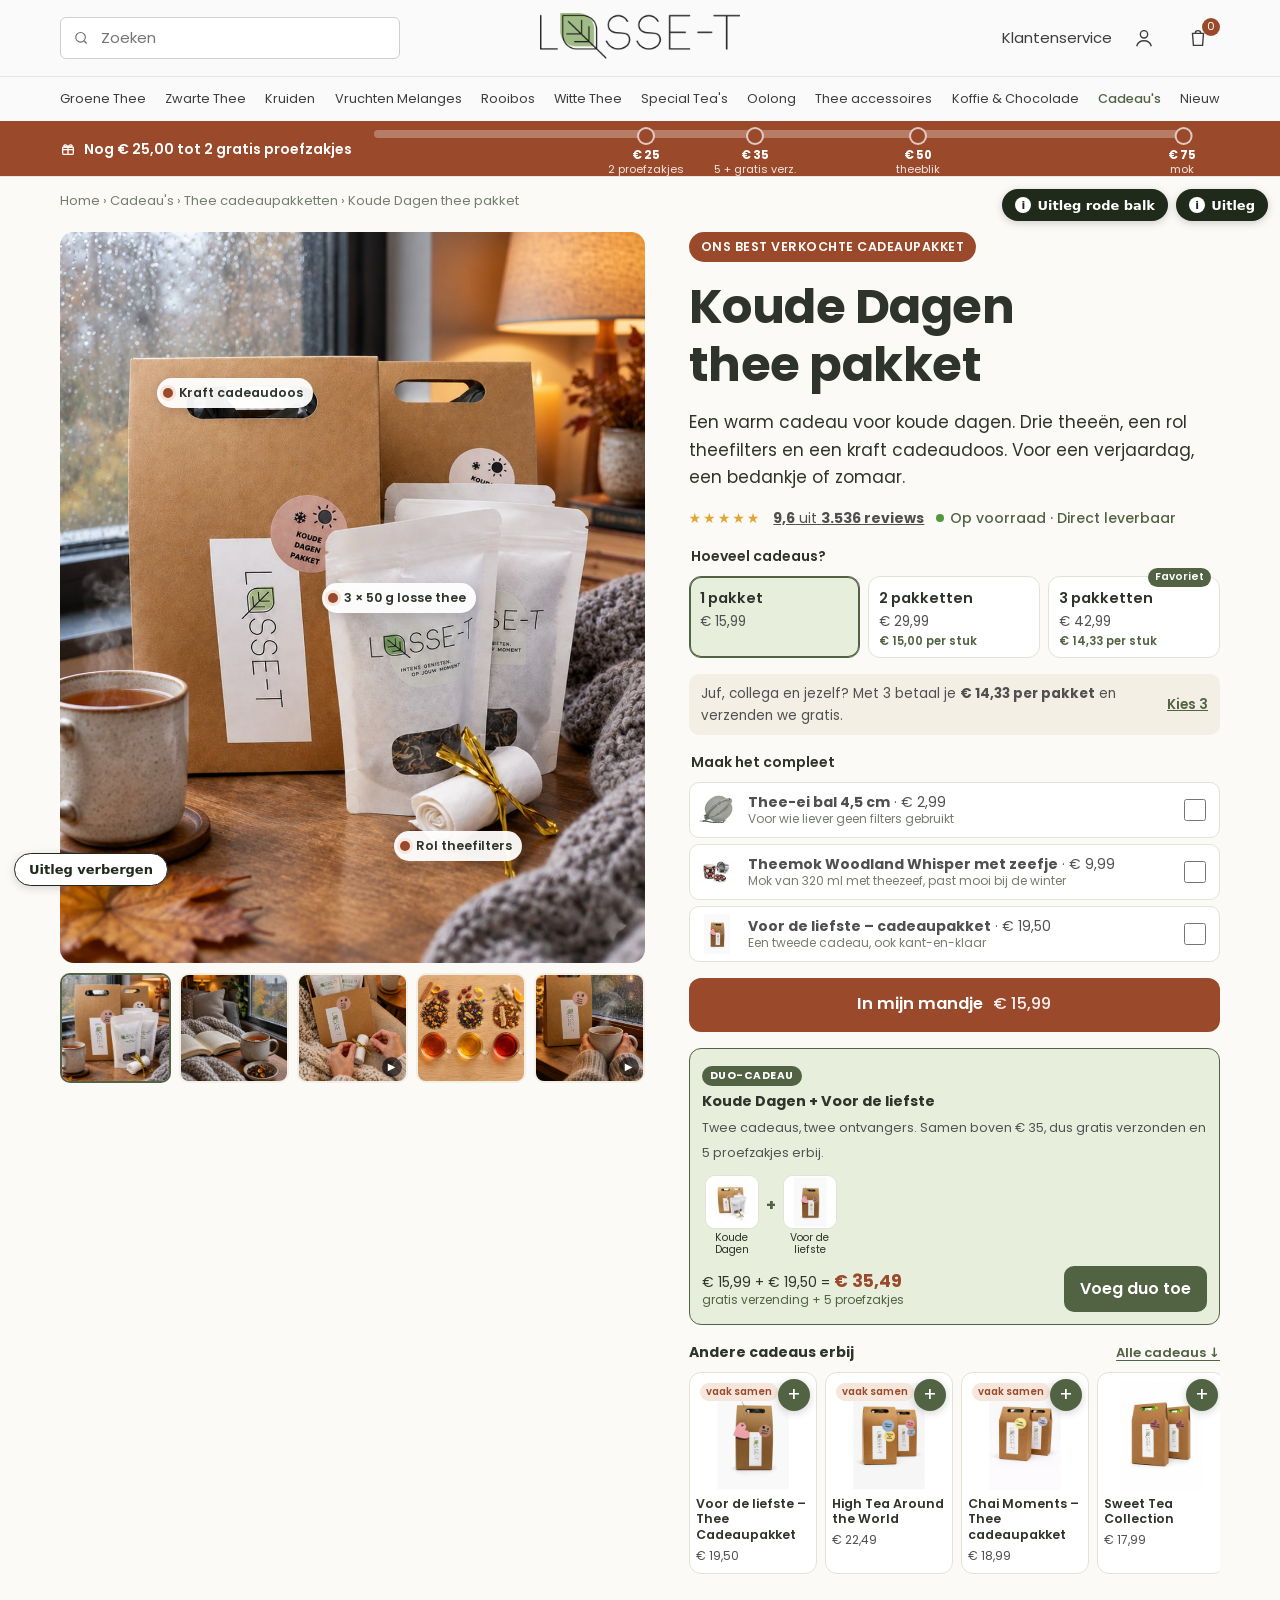
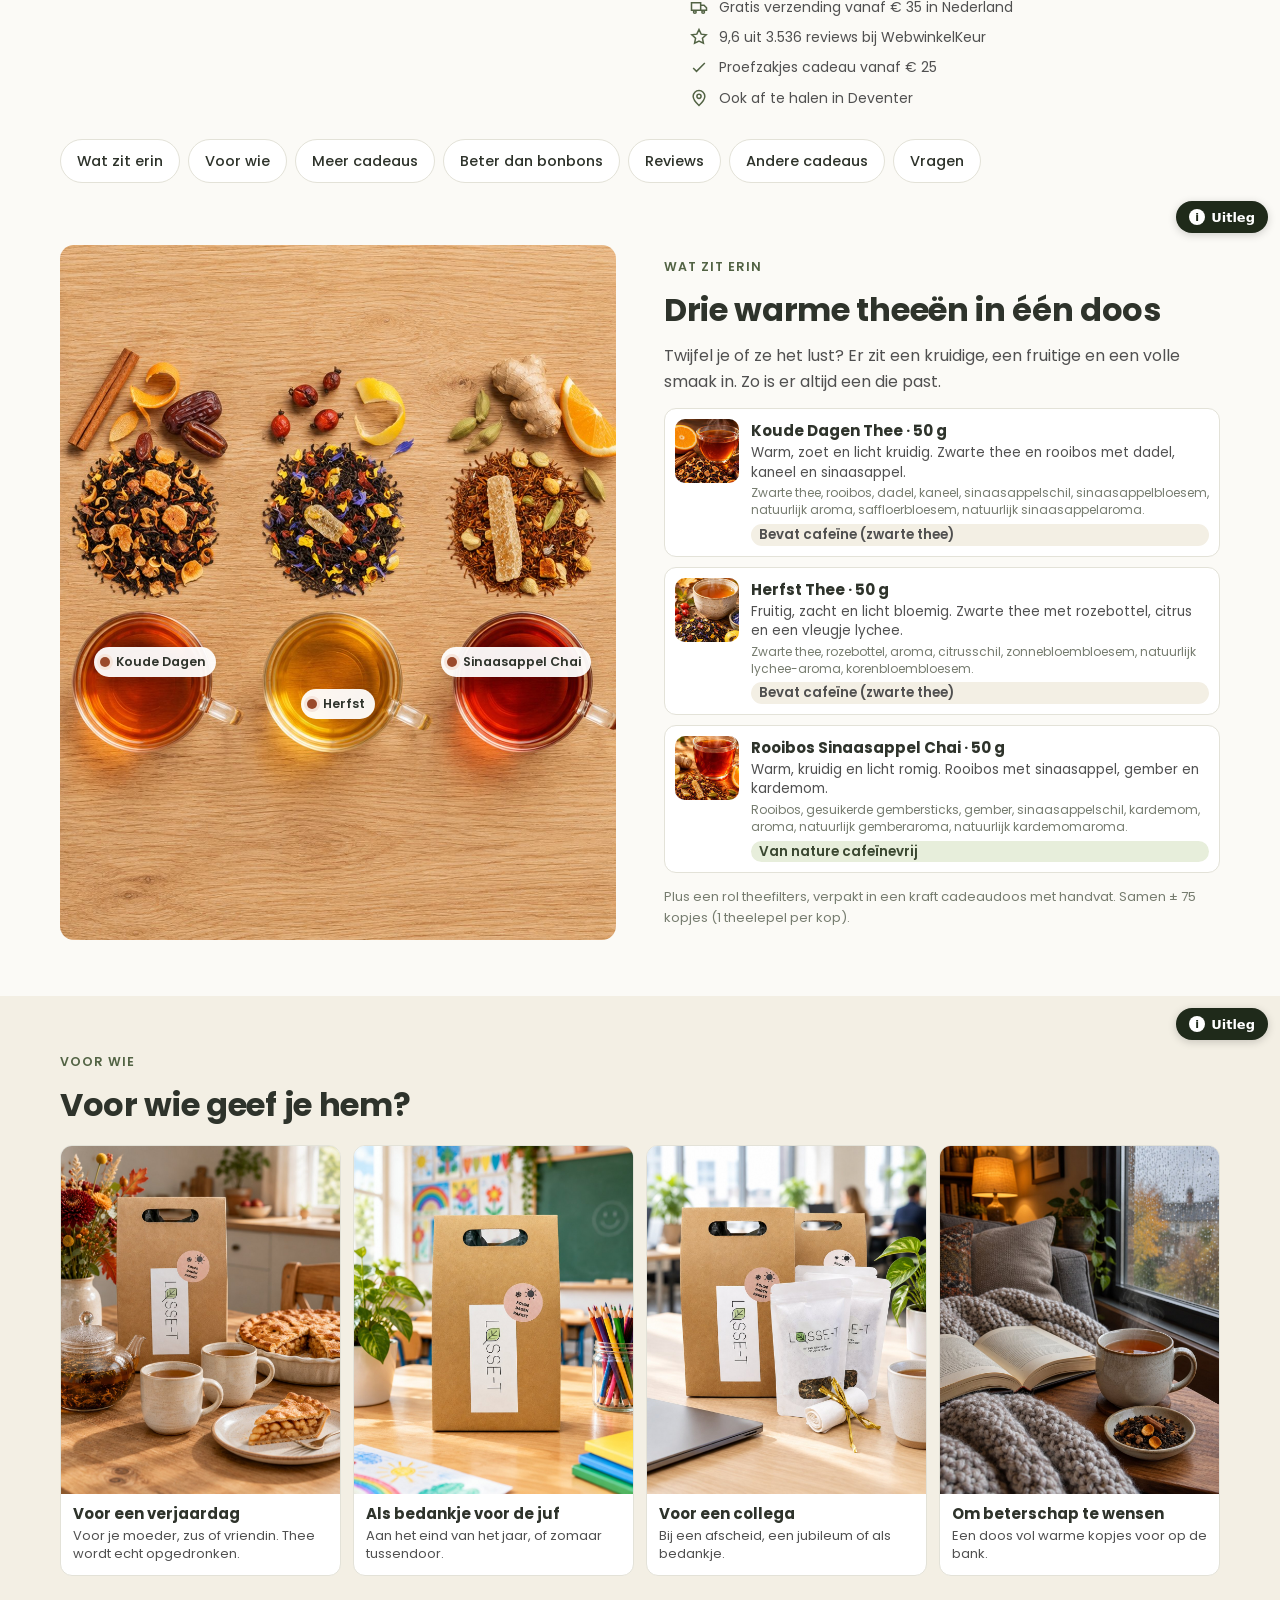
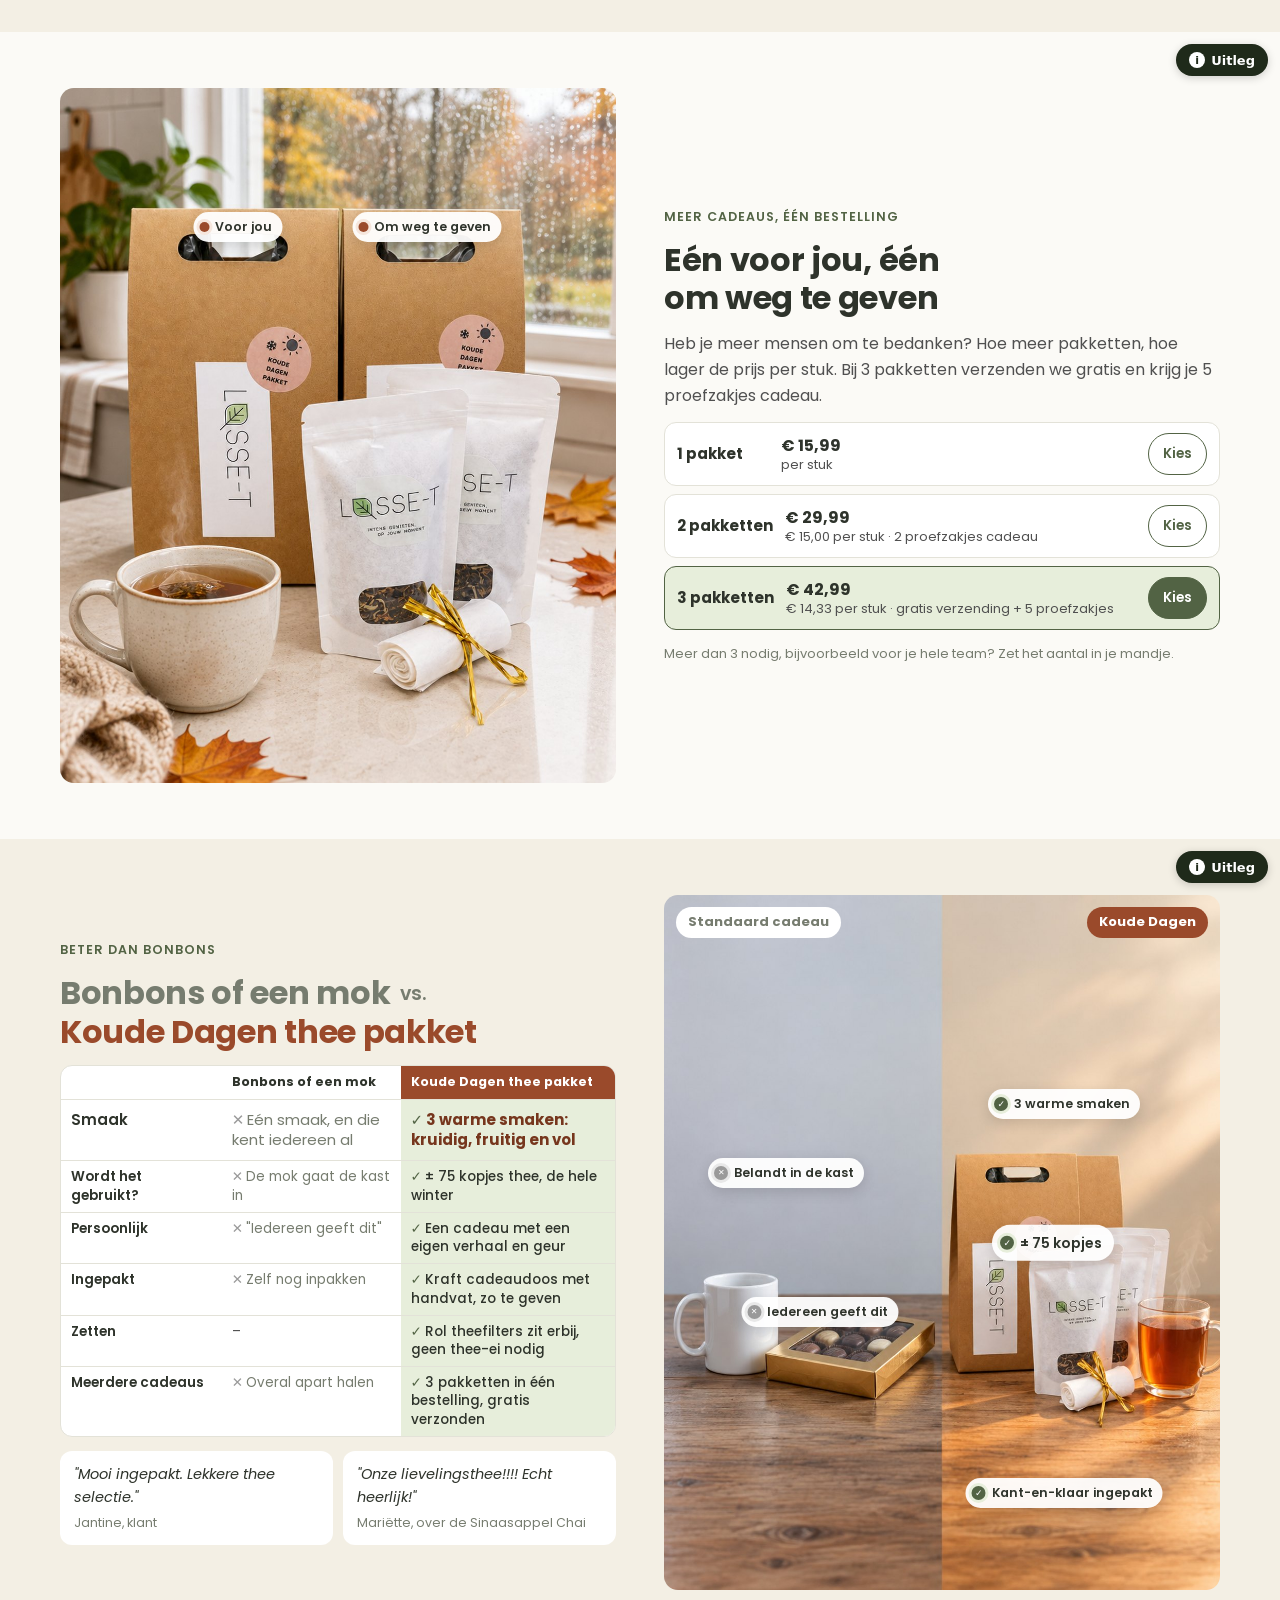
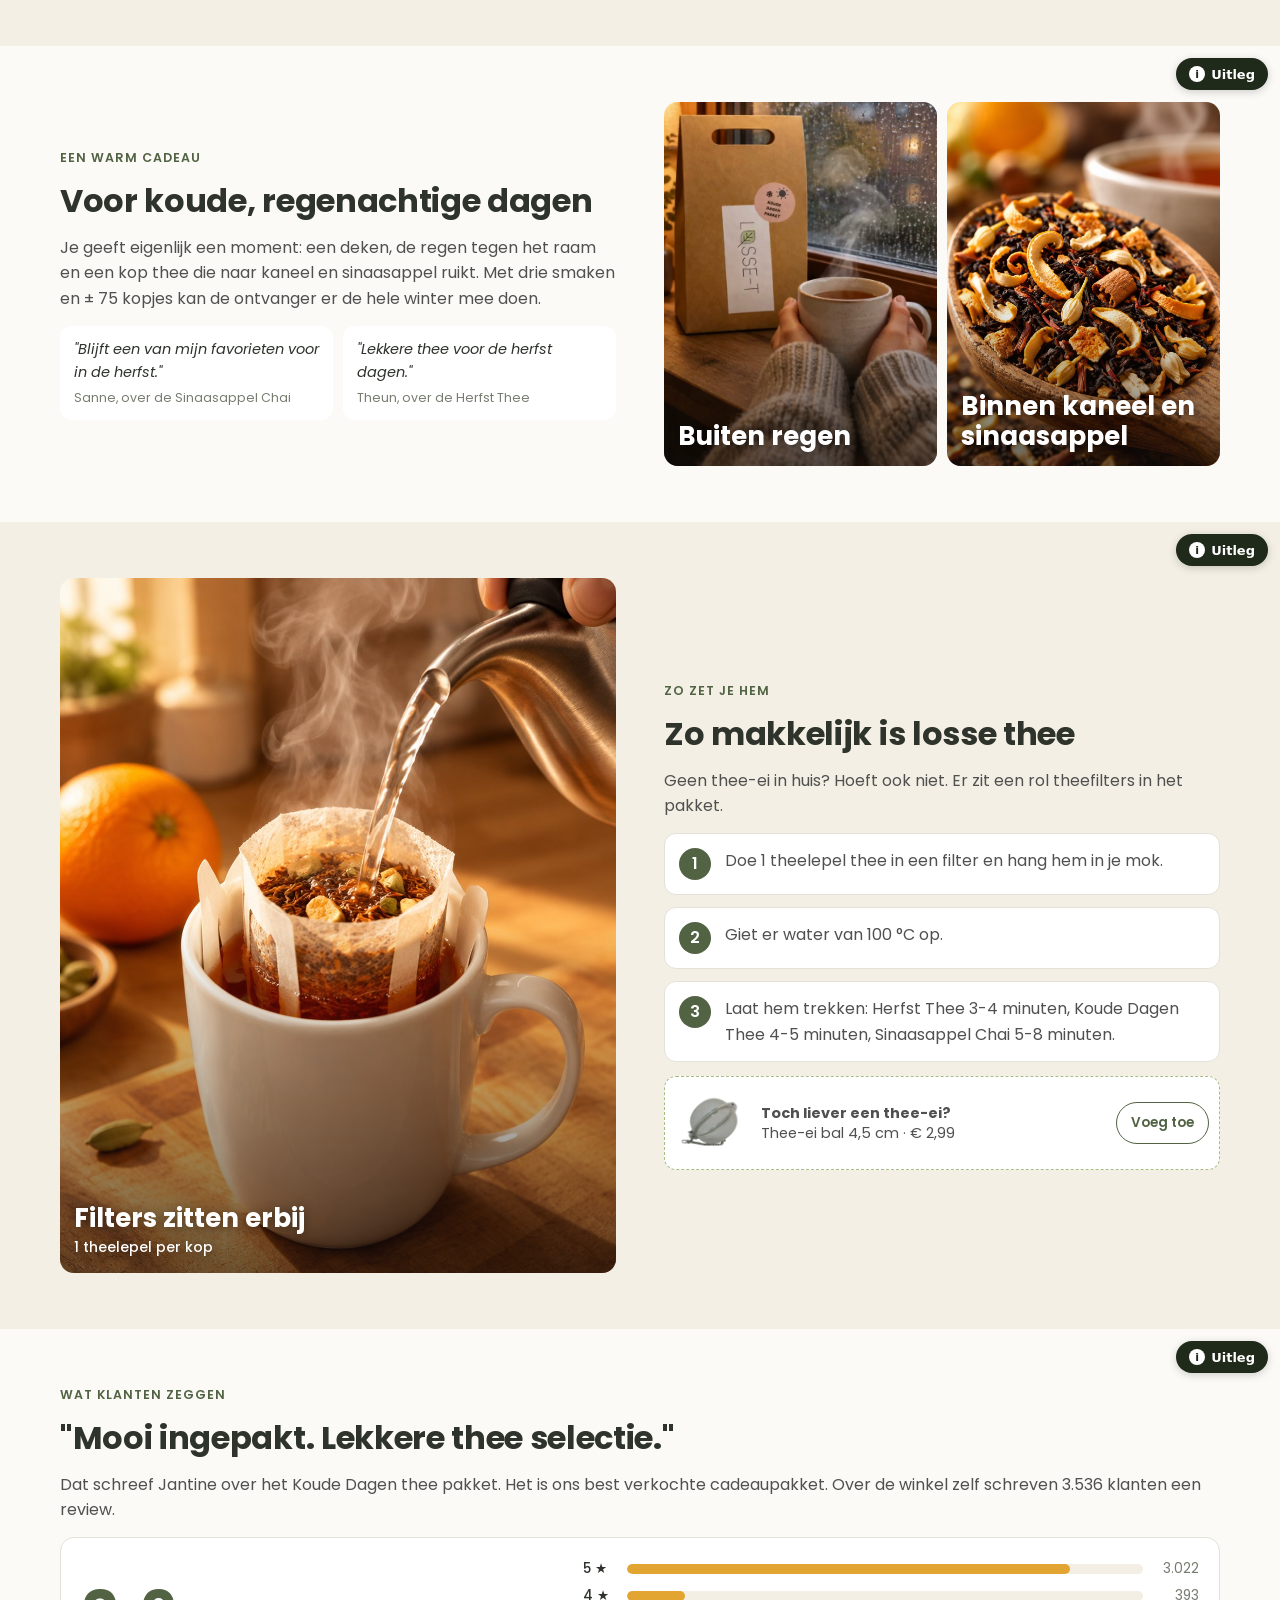
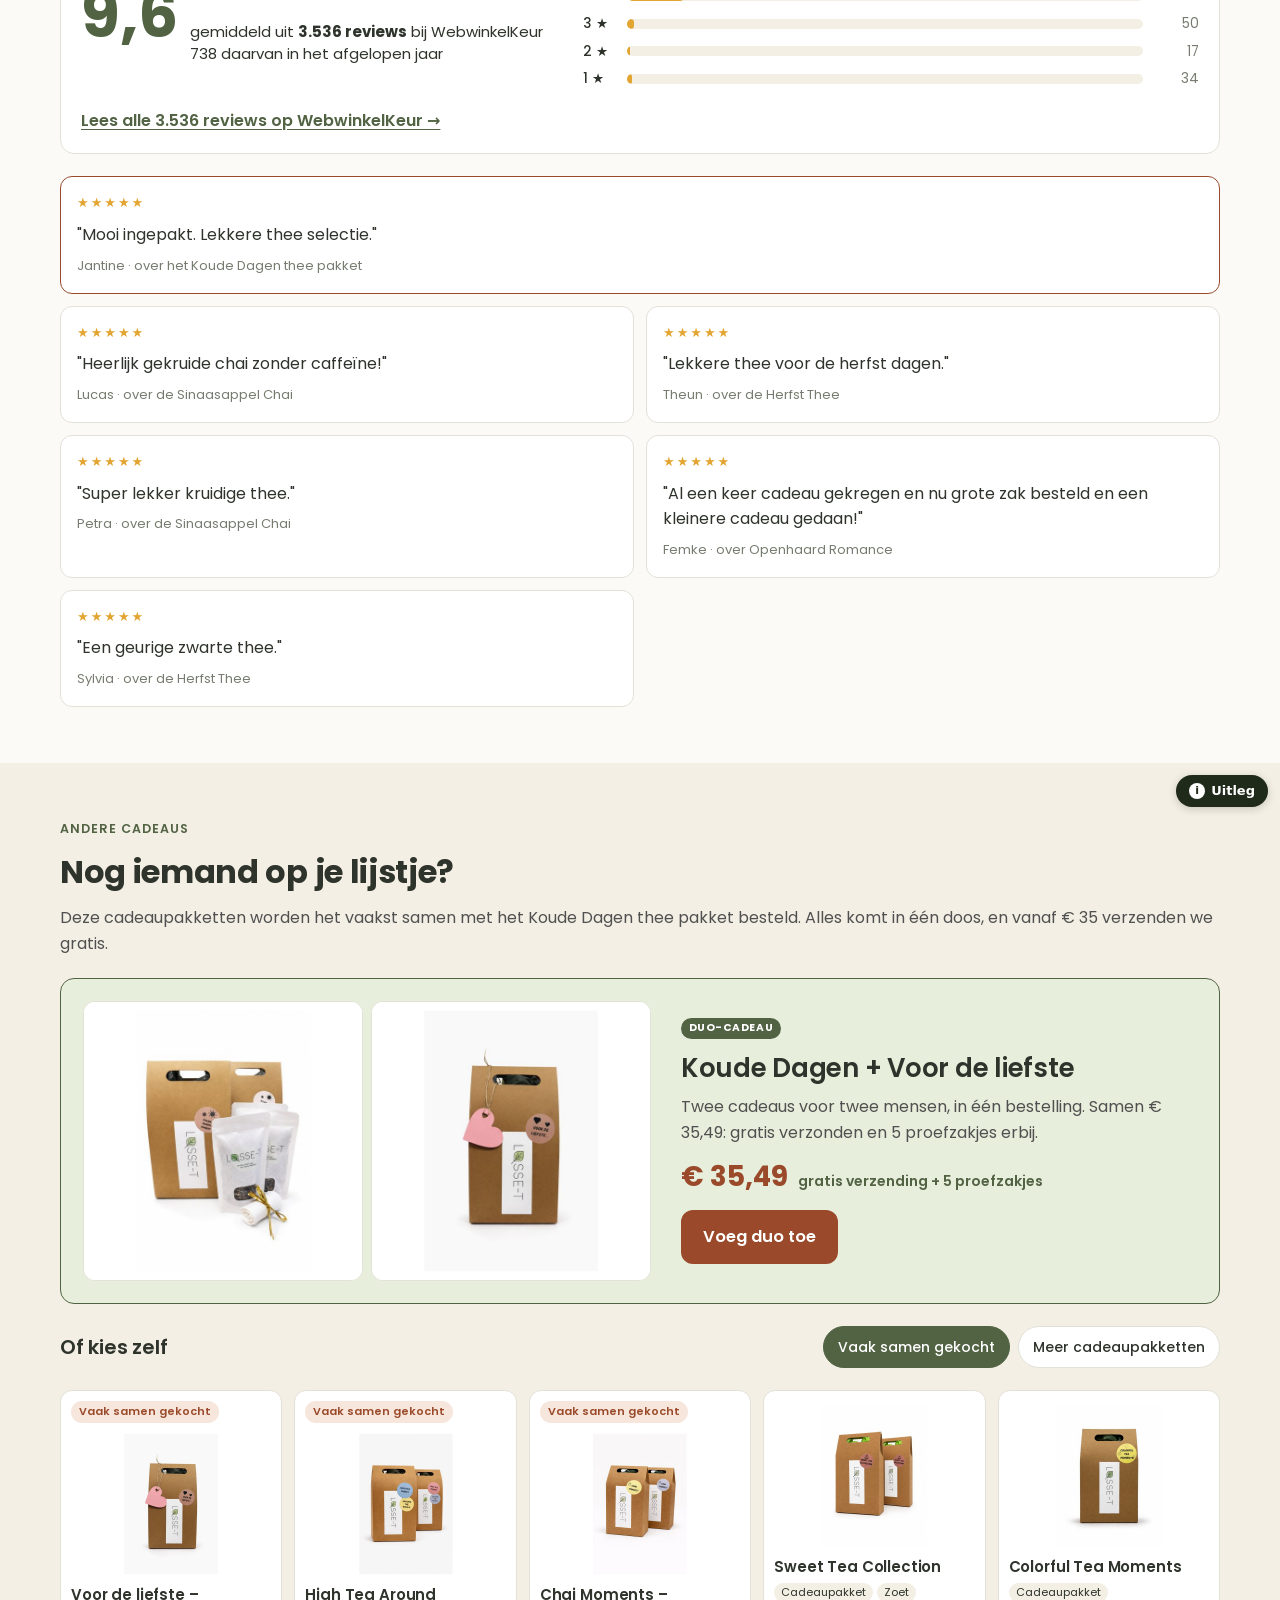
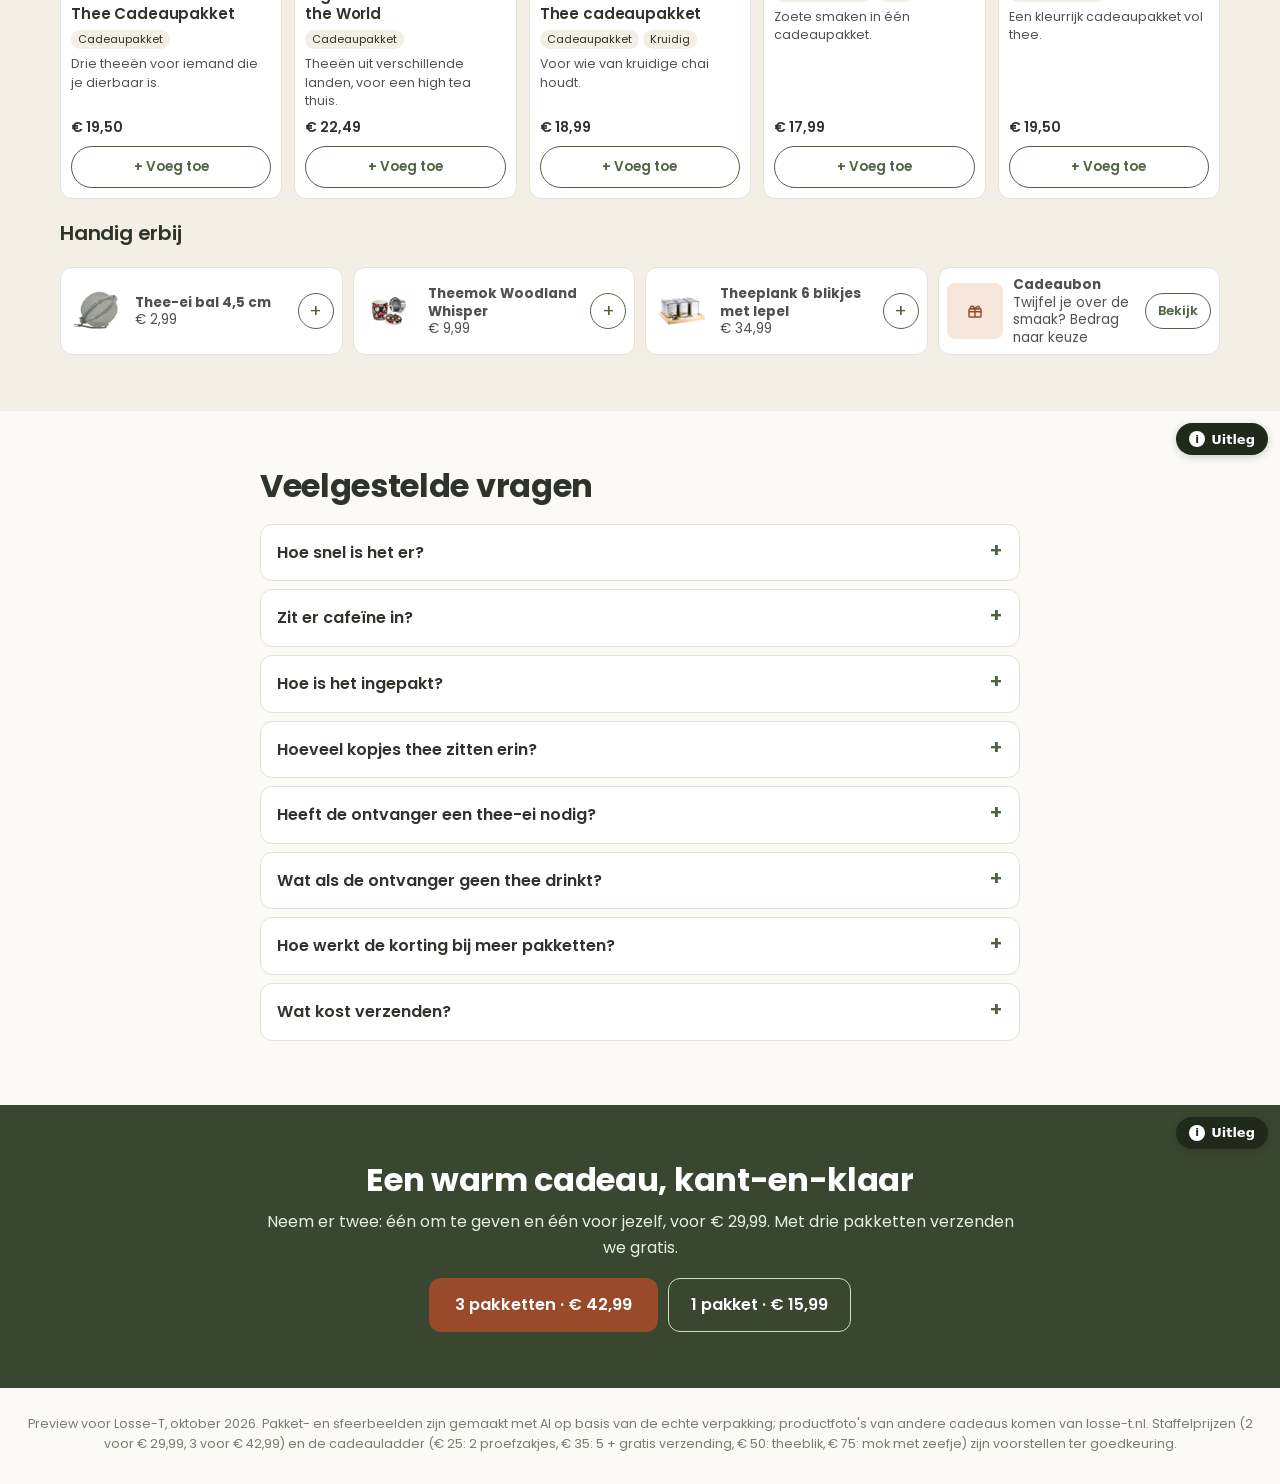
<file: koude-dagen/index.html>
<!DOCTYPE html>
<meta name="robots" content="noindex,nofollow">
<meta name="viewport" content="width=device-width, initial-scale=1">
<!-- Preview: cadeau-salespagina Koude Dagen thee pakket (evergreen), Losse-T, gebouwd met build.py op 2026-10-28. -->
<meta charset="utf-8">
<title>Koude Dagen Cadeau</title>
<meta name="claude:viewport-fit-sides" content="cover">
<link rel="preconnect" href="https://fonts.googleapis.com">
<link rel="stylesheet" href="https://fonts.googleapis.com/css2?family=Poppins:wght@400;500;600;700&display=swap">
<style>
/* Layout: webshop-PDP van Losse-T, mobiel eerst. Header met menu, dealbalk, galerij + koopblok, verhaal-secties, mix-sectie, mandje als zijpaneel, sticky koopbalk op mobiel.
   Bewust één licht thema (de webshop zelf is licht), alle kleuren expliciet. */
:root{
  color-scheme:light;
  --bg:#fbfaf6; --paper:#ffffff; --cream:#f3efe4; --sage:#a7bd82; --sage-soft:#e7eedb;
  --forest:#526344; --forest-deep:#3a4730; --ink:#2e332b; --text:#505050; --muted:#767c6f; --line:#e3e2d8;
  --cherry:#a3263a; --cherry-deep:#7d1a2b; --cherry-soft:#f7e6e8; --gold:#e3a531;
  --ff:"Poppins",system-ui,-apple-system,"Segoe UI",sans-serif;
  --r:14px;
}
*{box-sizing:border-box}
body{margin:0;background:var(--bg);color:var(--text);font-family:var(--ff);font-size:16px;line-height:1.6;-webkit-font-smoothing:antialiased}
body::before{content:"";position:fixed;inset:0 0 auto;height:env(safe-area-inset-top,0px);z-index:60;background:var(--paper)}
img,video{max-width:100%;display:block}
h1,h2,h3{color:var(--ink);line-height:1.2;margin:0;text-wrap:balance;letter-spacing:-.01em}
h2{font-size:clamp(24px,4.4vw,32px);font-weight:700}
h3{font-size:19px;font-weight:600}
p{margin:0}
a{color:var(--forest)}
button{font:inherit;cursor:pointer}
:focus-visible{outline:3px solid var(--sage);outline-offset:2px;border-radius:6px}
.gutter{padding-left:max(16px,env(safe-area-inset-left,0px));padding-right:max(16px,env(safe-area-inset-right,0px))}
.wrap{max-width:1160px;margin:0 auto}
.narrow{max-width:760px;margin:0 auto}

/* preview + header + menu */
.preview{background:#22281e;color:#d9e2cc;font-size:12px;text-align:center;padding-block:6px}
.top{position:sticky;top:env(safe-area-inset-top,0px);z-index:40;background:#fafafa;border-bottom:1px solid #e6e6e6}
.top .bar1{display:grid;grid-template-columns:1fr auto 1fr;align-items:center;gap:12px;height:76px}
.h-left,.h-right{display:flex;align-items:center;gap:10px;min-width:0}
.h-right{justify-content:flex-end}
.logo{display:block;line-height:0}
.logo img{width:clamp(130px,22vw,200px);height:auto}
.iconbtn{display:grid;place-items:center;width:44px;height:44px;border-radius:12px;border:1px solid var(--line);background:var(--paper);color:var(--ink)}
.iconbtn.plain{border:0;background:none;color:#3d3d3d}
.search{display:none;align-items:center;gap:10px;width:min(100%,340px);height:42px;border:1px solid #cfcfcf;border-radius:6px;background:#fff;padding:0 12px;color:#6b6b6b}
.search input{border:0;outline:0;font:inherit;font-size:15px;width:100%;background:none;color:var(--ink)}
.ks{display:none;color:#3d3d3d;text-decoration:none;font-size:15px}
.cartbtn{position:relative}
.cartbtn .n{position:absolute;top:2px;right:0;background:var(--cherry);color:#fff;border-radius:999px;font-size:11px;min-width:18px;height:18px;display:grid;place-items:center;padding:0 5px}
.menu{display:none;border-top:1px solid #e6e6e6;background:#fafafa}
.menu ul{list-style:none;margin:0 auto;padding:0;display:flex;flex-wrap:nowrap;justify-content:center;gap:0;overflow-x:auto;scrollbar-width:none}
.menu ul::-webkit-scrollbar{display:none}
.menu a{display:block;padding:12px clamp(5px,.75vw,12px);font-size:clamp(12.5px,1vw,15px);font-weight:400;color:#3d3d3d;text-decoration:none;white-space:nowrap}
.menu a:hover{color:var(--forest)}
.menu a[aria-current="page"]{color:var(--forest);font-weight:500}
@media(min-width:1080px){.menu{display:block}#menuBtn{display:none}.search{display:flex}.ks{display:inline}}
.mnav{position:fixed;inset:0;z-index:70;background:rgba(20,24,18,.4);display:none}
.mnav.open{display:block}
.mnav .panel{position:absolute;inset:0 auto 0 0;width:min(86vw,340px);background:var(--paper);padding:calc(16px + env(safe-area-inset-top,0px)) 16px 24px max(16px,env(safe-area-inset-left,0px));overflow:auto;display:flex;flex-direction:column;gap:6px}
.mnav .panel a{padding:12px 10px;border-bottom:1px solid var(--line);color:var(--ink);text-decoration:none;font-weight:500}
.mnav .panel a[aria-current="page"]{color:var(--forest);font-weight:700}
.deal{background:var(--cherry);color:#fff;padding-block:9px 8px}
.dealrow{display:grid;grid-template-columns:auto 1fr;align-items:center;gap:6px 22px}
.dtext{display:flex;align-items:center;gap:8px;font-size:14px;font-weight:600;white-space:nowrap}
.dbar{position:relative;height:8px;border-radius:99px;background:rgba(255,255,255,.28);margin-bottom:30px;margin-right:30px}
.dbar i{position:absolute;inset:0;border-radius:99px;background:#fff;transform:scaleX(0);transform-origin:left;transition:transform .45s ease-out}
.dbar em{position:absolute;top:-3px;transform:translateX(-50%);font-style:normal;font-size:11px;line-height:1.15;white-space:nowrap;text-align:center;color:rgba(255,255,255,.85)}
.dbar em::before{content:"";display:block;width:14px;height:14px;margin:0 auto 4px;border-radius:50%;background:var(--cherry);border:2px solid rgba(255,255,255,.7)}
.dbar em b{display:block;font-weight:700;color:#fff;font-size:11.5px}
#m75{transform:translateX(-80%)}#m75::before{margin-left:auto;margin-right:12%}
.dbar em.done::before{background:#fff;border-color:#fff}
@media(max-width:760px){.deal{padding-block:5px 6px}.dealrow{grid-template-columns:1fr;gap:4px}.dtext{justify-content:center;font-size:12.5px}.dtext svg{width:13px;height:13px}.dbar{height:3px;margin:0}.dbar em{display:none}}
.crumbs{font-size:13px;color:var(--muted);padding-top:14px}
.crumbs a{color:var(--muted);text-decoration:none}

/* hero */
.hero{display:grid;gap:22px;padding-block:12px 8px}
@media(min-width:900px){.hero{grid-template-columns:1.1fr 1fr;gap:44px;padding-block:20px 16px;align-items:start}}
.gallery{display:flex;flex-direction:column;gap:10px;min-width:0}
.stage{position:relative;aspect-ratio:4/5;border-radius:var(--r);overflow:hidden;background:var(--cream)}
.stage img,.stage video{width:100%;height:100%;object-fit:cover}
.thumbs{display:grid;grid-template-columns:repeat(5,1fr);gap:8px}
.thumbs button{position:relative;aspect-ratio:1;border:2px solid transparent;border-radius:10px;overflow:hidden;padding:0;background:var(--cream)}
.thumbs button[aria-pressed="true"]{border-color:var(--forest)}
.thumbs img{width:100%;height:100%;object-fit:cover}
.thumbs .play{position:absolute;inset:auto 4px 4px auto;background:rgba(0,0,0,.6);color:#fff;border-radius:999px;width:20px;height:20px;display:grid;place-items:center;font-size:10px}

/* labels op foto's */
.pin{position:absolute;z-index:2;display:flex;align-items:center;gap:6px;background:rgba(255,255,255,.94);color:var(--ink);font-size:12.5px;font-weight:600;padding:5px 10px 5px 6px;border-radius:999px;box-shadow:0 4px 14px rgba(0,0,0,.14);white-space:nowrap;transform:translate(-50%,-50%)}
.pin::before{content:"";width:10px;height:10px;border-radius:50%;background:var(--cherry);box-shadow:0 0 0 3px var(--cherry-soft)}
.cap{position:absolute;z-index:2;left:14px;right:14px;bottom:14px;color:#fff;text-shadow:0 2px 12px rgba(0,0,0,.45)}
.cap b{display:block;font-size:clamp(20px,3.6vw,26px);line-height:1.15;font-weight:700}
.cap span{font-size:14px;font-weight:500}
.shade::after{content:"";position:absolute;inset:auto 0 0 0;height:50%;background:linear-gradient(to top,rgba(20,16,12,.62),transparent);z-index:1;pointer-events:none}
.ref{position:absolute;left:10px;top:10px;background:rgba(20,24,18,.78);color:#fff;font-size:11px;font-weight:500;letter-spacing:.03em;padding:4px 9px;border-radius:999px;z-index:3}
.vslabel{position:absolute;top:12px;z-index:2;background:rgba(255,255,255,.94);color:var(--ink);font-size:13px;font-weight:700;padding:5px 12px;border-radius:999px}

.buy{display:flex;flex-direction:column;gap:16px;min-width:0;scroll-margin-top:132px}
.badge{align-self:flex-start;background:var(--cherry);color:#fff;font-size:12.5px;font-weight:600;letter-spacing:.04em;text-transform:uppercase;padding:5px 12px;border-radius:999px}
.buy h1{font-size:clamp(34px,7vw,48px);font-weight:700}
.sub{font-size:17px;color:var(--ink)}
.rating{display:flex;flex-wrap:wrap;align-items:center;gap:6px 12px;font-size:14px}
.stars{color:var(--gold);letter-spacing:2px}
.stock{color:var(--forest);font-weight:500;display:flex;align-items:center;gap:6px}
.dot{width:8px;height:8px;border-radius:50%;background:#4f9a3c}
fieldset{border:0;margin:0;padding:0}
legend{font-size:14px;font-weight:600;color:var(--ink);margin-bottom:8px}
.sizes{display:grid;grid-template-columns:repeat(auto-fill,minmax(98px,1fr));gap:8px}
.sizes label{position:relative;display:flex;flex-direction:column;gap:1px;border:1.5px solid var(--line);border-radius:12px;padding:10px 10px 9px;background:var(--paper);cursor:pointer;min-height:58px}
.sizes input{position:absolute;opacity:0;pointer-events:none}
.sizes .w{font-weight:600;color:var(--ink);font-size:14.5px}
.sizes .p{font-size:13.5px;font-variant-numeric:tabular-nums}
.sizes .pp{font-size:11.5px;color:var(--forest);font-weight:600}
.sizes .tag{position:absolute;top:-9px;right:8px;background:var(--forest);color:#fff;font-size:10.5px;font-weight:600;padding:1px 7px;border-radius:999px}
.sizes label:has(input:checked){border-color:var(--forest);background:var(--sage-soft);box-shadow:inset 0 0 0 1px var(--forest)}
.sizes label:has(input:focus-visible){outline:3px solid var(--sage);outline-offset:2px}
.nudge{font-size:13.5px;background:var(--cream);border-radius:10px;padding:9px 12px;display:flex;justify-content:space-between;align-items:center;gap:10px}
.nudge button{border:0;background:none;color:var(--forest);font-weight:600;text-decoration:underline;padding:0;font-size:13.5px;flex:none}
.accs{display:flex;flex-direction:column;gap:6px}
.acc{display:flex;align-items:center;gap:10px;border:1px solid var(--line);border-radius:10px;padding:6px 10px 6px 6px;background:var(--paper);cursor:pointer}
.acc:has(input:checked){border-color:var(--forest);background:var(--sage-soft)}
.acc img{width:42px;height:42px;border-radius:8px;object-fit:cover;flex:none;background:#fff}
.acc span{flex:1;min-width:0;font-size:14px;line-height:1.3}
.acc small{display:block;color:var(--muted);font-size:12px}
.acc input{width:22px;height:22px;accent-color:var(--forest);flex:none}
.addon{display:flex;align-items:center;gap:12px;border:1.5px dashed var(--sage);border-radius:12px;padding:8px 12px 8px 8px;background:var(--paper);cursor:pointer}
.addon img{width:56px;height:56px;border-radius:9px;object-fit:cover;flex:none}
.addon .t{flex:1;min-width:0;font-size:14.5px;line-height:1.35}
.addon small{display:block;color:var(--muted);font-size:12.5px}
.addon input{width:22px;height:22px;accent-color:var(--forest);flex:none}
.row{display:flex;gap:10px;align-items:stretch}
.qty{display:flex;align-items:center;border:1.5px solid var(--line);border-radius:12px;background:var(--paper)}
.qty button{width:42px;height:54px;border:0;background:none;font-size:20px;color:var(--ink)}
.qty output{min-width:22px;text-align:center;font-weight:600;font-variant-numeric:tabular-nums}
.cta{flex:1;display:flex;align-items:center;justify-content:center;gap:10px;min-height:54px;border:0;border-radius:12px;background:var(--cherry);color:#fff;font-weight:600;font-size:16.5px;transition:background .2s}
.cta:hover{background:var(--cherry-deep)}
.cta .amt{font-variant-numeric:tabular-nums;opacity:.9;font-weight:500}
.trylink{font-size:14.5px;text-align:center}
.trylink button{background:none;border:0;color:var(--forest);text-decoration:underline;text-underline-offset:3px;font-weight:500;padding:4px}
.dealbox{border:1px solid var(--line);background:var(--paper);border-radius:12px;padding:10px 12px 8px;display:flex;flex-direction:column;gap:7px;font-size:13.5px}
.dealbox .head{color:var(--cherry-deep);font-weight:600}
.bar{height:7px;border-radius:99px;background:var(--cream);overflow:hidden}
.bar i{display:block;height:100%;width:100%;transform:scaleX(0);transform-origin:left;background:linear-gradient(90deg,var(--cherry),var(--cherry-deep));transition:transform .35s ease-out}
.steps3{display:grid;grid-template-columns:repeat(4,1fr);gap:8px}
.st span img{width:26px;height:26px;border-radius:6px;object-fit:cover;display:block;margin-bottom:3px}
.st{display:flex;flex-direction:column;gap:2px;font-size:12px;line-height:1.3;color:var(--muted)}
.st i{display:block;height:6px;border-radius:99px;background:var(--cream);overflow:hidden;margin-bottom:5px}
.st i b{display:block;height:100%;width:100%;transform:scaleX(0);transform-origin:left;background:var(--cherry);transition:transform .35s ease-out}
.st strong{font-size:13px;color:var(--ink)}
.st.done strong{color:var(--cherry-deep)}
.st.done strong::after{content:" ✓"}
.perks{list-style:none;margin:0;padding:0;display:grid;gap:4px;font-size:13.5px}
.perks li{display:flex;gap:8px;align-items:center}
.perks li::before{content:"";width:16px;height:16px;border-radius:50%;border:2px solid var(--cherry);flex:none}
.perks li.done::before{background:var(--cherry) url("data:image/svg+xml,%3Csvg xmlns='http://www.w3.org/2000/svg' viewBox='0 0 16 16'%3E%3Cpath d='M4 8.5l2.5 2.5L12 5.5' fill='none' stroke='white' stroke-width='2'/%3E%3C/svg%3E") center/12px no-repeat}
.dealbox .hint button{background:none;border:0;padding:0;color:var(--cherry-deep);font-weight:600;text-decoration:underline;font-size:13.5px}
.combo{border:1.5px solid var(--forest);background:var(--sage-soft);border-radius:12px;padding:12px;display:flex;flex-direction:column;gap:10px}
.combo .ch b{display:block;color:var(--ink);font-size:14.5px}
.combo .ch span{font-size:12.5px;color:var(--text)}
.combo .ch .btag{color:#fff;font-size:10.5px}
.cimgs{display:flex;align-items:flex-start;gap:4px}
.cimgs figure{margin:0;display:flex;flex-direction:column;align-items:center;gap:3px;width:60px}
.cimgs figcaption{font-size:10.5px;line-height:1.15;text-align:center;color:var(--ink)}
.btag{display:inline-block;background:var(--forest);color:#fff;font-size:10.5px;font-weight:700;letter-spacing:.05em;text-transform:uppercase;padding:2px 8px;border-radius:999px;margin-bottom:4px}
.cimgs img{width:54px;height:54px;object-fit:contain;background:#fff;border-radius:10px;border:1px solid var(--line)}
.cimgs i{font-style:normal;color:var(--forest);font-weight:700;margin-top:18px}
.cfoot{display:flex;align-items:center;justify-content:space-between;gap:10px}
.cfoot span{font-size:14px;color:var(--ink);line-height:1.3}
.cfoot s{color:var(--muted);font-size:13px}
.cfoot .bp{color:var(--cherry);font-size:17px}
.cfoot small{display:block;font-size:12px;color:var(--forest)}
.cfoot button{border:0;background:var(--forest);color:#fff;border-radius:10px;padding:0 16px;min-height:46px;font-weight:600;flex:none}
.cfoot button.added{background:var(--cherry)}
.mini{display:flex;flex-direction:column;gap:8px;min-width:0}
.mini-h{display:flex;align-items:baseline;justify-content:space-between;font-size:14px;color:var(--ink)}
.mini-h button{background:none;border:0;padding:0;color:var(--forest);font-weight:600;font-size:13px;text-decoration:underline;text-underline-offset:3px}
.strip{display:flex;gap:8px;overflow-x:auto;scroll-snap-type:x mandatory;padding-bottom:6px;scrollbar-width:thin;-webkit-overflow-scrolling:touch}
.mc{flex:0 0 128px;scroll-snap-align:start;position:relative;background:var(--paper);border:1px solid var(--line);border-radius:12px;padding:6px 6px 8px;display:flex;flex-direction:column;gap:3px}
.mc img{width:100%;aspect-ratio:1;object-fit:contain;border-radius:8px;background:#fff}
.mc .nm{font-size:12.5px;font-weight:600;color:var(--ink);line-height:1.25;min-height:2.5em}
.mc .pr{font-size:12px;font-variant-numeric:tabular-nums}
.mc button{position:absolute;top:6px;right:6px;width:32px;height:32px;border-radius:50%;border:0;background:var(--forest);color:#fff;font-size:19px;line-height:1;display:grid;place-items:center;box-shadow:0 2px 8px rgba(0,0,0,.18)}
.mc button.added{background:var(--cherry)}
.mc .k{position:absolute;left:10px;top:10px;font-size:10px;font-weight:600;color:var(--cherry);background:var(--cherry-soft);padding:1px 6px;border-radius:999px}
.trust{list-style:none;margin:0;padding:0;display:grid;gap:8px;font-size:14px}
.trust li{display:flex;align-items:center;gap:10px}
.trust svg{flex:none;color:var(--forest)}

.chips{display:flex;flex-wrap:wrap;gap:8px;padding-block:14px 6px}
html{scroll-behavior:smooth}
.sec{scroll-margin-top:150px}
.chips a{text-decoration:none;color:var(--ink);background:var(--paper);border:1.5px solid var(--line);border-radius:999px;padding:9px 16px;font-size:14.5px;font-weight:500;min-height:44px;display:inline-flex;align-items:center}
.chips a:hover{border-color:var(--forest)}

/* secties */
.sec{padding-block:56px}
.sec.alt{background:var(--cream)}
.split{display:grid;gap:26px;align-items:center}
@media(min-width:860px){.split{grid-template-columns:1fr 1fr;gap:48px}.split.flip>.media,.split.flip>.duo{order:2}}
.copy{display:flex;flex-direction:column;gap:14px;min-width:0}
.eyebrow{font-size:12.5px;font-weight:600;letter-spacing:.08em;text-transform:uppercase;color:var(--forest)}
.media{position:relative;border-radius:var(--r);overflow:hidden;background:var(--paper)}
.media img,.media video{width:100%;height:100%;object-fit:cover;aspect-ratio:4/5}
.duo{display:grid;grid-template-columns:1fr 1fr;gap:10px}
.duo .media img,.duo .media video{aspect-ratio:3/4}
.small{font-size:13px;color:var(--muted)}
.quote{background:var(--paper);border-radius:12px;padding:14px 16px;font-style:italic;color:var(--ink)}
.quote cite{display:block;font-style:normal;font-size:13px;color:var(--muted);margin-top:4px}
.taste{display:grid;gap:10px;max-width:360px}
.taste div{display:grid;grid-template-columns:72px 1fr;align-items:center;gap:10px;font-size:14px;font-weight:500;color:var(--ink)}
.pips{display:flex;gap:5px}
.pips i{width:100%;height:9px;border-radius:99px;background:var(--line)}
.pips i.on{background:var(--cherry)}
#zakjes .split{align-items:center}
#zakjes .media{align-self:center}
#zakjes .media img{height:auto;aspect-ratio:auto}
.vslabel.no{background:#fff;color:var(--muted)}
.vslabel.yes{background:var(--cherry);color:#fff}
.pin.no::before{background:#9a9a9a;box-shadow:0 0 0 3px #e8e8e8;content:"✕";color:#fff;font-size:8px;display:grid;place-items:center;width:14px;height:14px}
.pin.big{font-size:14px;padding:7px 12px 7px 8px}
.pin.yes::before{background:var(--forest);box-shadow:0 0 0 3px var(--sage-soft);content:"✓";color:#fff;font-size:9px;display:grid;place-items:center;width:14px;height:14px}
@media(max-width:600px){.pin{font-size:11px;padding:3px 8px 3px 4px;gap:4px}.pin::before{width:8px;height:8px;box-shadow:0 0 0 2px var(--cherry-soft)}.pin.big{font-size:12px;padding:4px 9px 4px 5px}.pin.no::before,.pin.yes::before{width:12px;height:12px}.pin .dl{display:none}.vslabel{font-size:11px!important;padding:5px 9px!important;top:10px!important}}
.vt{display:grid;border:1px solid var(--line);border-radius:12px;overflow:hidden;background:var(--paper);font-size:14px}
.vr{display:grid;grid-template-columns:.9fr 1fr 1.2fr}
.vr>span{padding:7px 10px;border-top:1px solid var(--line);font-size:13.5px;line-height:1.35}
.vr>span:first-child{font-weight:600;color:var(--ink)}
.vh>span{border-top:0;font-weight:700;color:var(--ink);font-size:12.5px;padding-block:8px}
.vh>span:last-child{background:var(--cherry);color:#fff}
.vr>span:last-child{background:var(--sage-soft)}
.vh>span:last-child{background:var(--cherry)}
.vsh .them{color:var(--muted)}
.vsh em{font-style:normal;font-size:.6em;font-weight:600;color:var(--muted);vertical-align:.2em;margin:0 .15em}
.vsh .us{color:var(--cherry)}
.vr.big>span{font-size:15px;padding-block:10px}
.vr.big .v{font-weight:700;color:var(--cherry-deep)}
.vwist{background:var(--paper);border-radius:12px;padding:12px 14px;font-size:14px;color:var(--text)}
.vwist b{color:var(--ink)}
.vq{display:grid;grid-template-columns:1fr 1fr;gap:10px}
.vq p{background:var(--paper);border-radius:12px;padding:12px 14px;font-style:italic;color:var(--ink);font-size:14.5px}
.vq cite{display:block;font-style:normal;font-size:12.5px;color:var(--muted);margin-top:4px}
@media(max-width:480px){.vq{grid-template-columns:1fr}}
.x{color:var(--muted)}.x::before{content:"✕ ";color:#9a9a9a;font-weight:700}
.v{color:var(--ink);font-weight:500}.v::before{content:"✓ ";color:var(--forest);font-weight:700}
@media(max-width:480px){.vr{grid-template-columns:1fr 1fr}.vr>span:first-child{grid-column:1/-1;padding-bottom:0;border-top:1px solid var(--line)}.vr>span:not(:first-child){border-top:0}.vh>span:first-child{display:none}}
.vs{display:grid;grid-template-columns:1fr 1fr;gap:10px}
.vs div{background:var(--paper);border:1px solid var(--line);border-radius:12px;padding:14px;font-size:14.5px}
.vs div:last-child{border-color:var(--forest);background:var(--sage-soft)}
.vs b{display:block;color:var(--ink);margin-bottom:4px}
.steps{list-style:none;margin:0;padding:0;display:grid;gap:12px;counter-reset:s}
.steps li{display:flex;gap:14px;align-items:flex-start;background:var(--paper);border:1px solid var(--line);border-radius:12px;padding:14px;counter-increment:s}
.steps li::before{content:counter(s);flex:none;width:32px;height:32px;border-radius:50%;background:var(--forest);color:#fff;font-weight:600;display:grid;place-items:center}
.eggcard{display:flex;align-items:center;gap:14px;background:var(--paper);border:1.5px dashed var(--sage);border-radius:12px;padding:10px}
.eggcard img{width:72px;height:72px;border-radius:10px;object-fit:cover}
.eggcard div{flex:1;min-width:0;font-size:14.5px;line-height:1.4}
.eggcard button,.pc button{border:1.5px solid var(--forest);background:var(--paper);color:var(--forest);border-radius:999px;padding:6px 14px;font-weight:600;font-size:13.5px;min-height:42px;flex:none}
.eggcard button.added,.pc button.added{background:var(--forest);color:#fff}

/* reviews */
.score{display:flex;align-items:baseline;gap:12px;flex-wrap:wrap}
.score b{font-size:64px;color:var(--forest);line-height:1;font-weight:700}
.score span{font-size:15px;color:var(--ink);line-height:1.45}
.proof{display:grid;gap:18px;background:var(--paper);border:1px solid var(--line);border-radius:var(--r);padding:20px}
@media(min-width:860px){.proof{grid-template-columns:auto 1fr;align-items:center;column-gap:40px}.proof .wwk{grid-column:1/-1}}
.dist{display:grid;gap:6px;min-width:0}
.dist div{display:grid;grid-template-columns:34px 1fr 46px;align-items:center;gap:10px;font-size:13.5px}
.dist span{color:var(--ink);font-weight:500}
.dist i{height:10px;border-radius:99px;background:var(--cream);position:relative;overflow:hidden}
.dist i::after{content:"";position:absolute;inset:0;width:var(--w);background:var(--gold);border-radius:99px}
.dist em{font-style:normal;text-align:right;font-variant-numeric:tabular-nums;color:var(--muted)}
.wwk{justify-self:start;font-weight:600;color:var(--forest);text-underline-offset:3px}
.reviews{display:grid;gap:12px}
@media(min-width:700px){.reviews{grid-template-columns:1fr 1fr}}
.rv{background:var(--paper);border:1px solid var(--line);border-radius:12px;padding:16px;display:flex;flex-direction:column;gap:8px}
.rv p{color:var(--ink)}
.rv span{font-size:13px;color:var(--muted)}
.rv.feature{grid-column:1/-1;border-color:var(--cherry)}
.ugc{display:grid;grid-template-columns:minmax(0,1fr);gap:10px;max-width:340px;margin-inline:auto}
.ugc .media video{aspect-ratio:9/16}

/* mix */
.filters{display:flex;flex-wrap:wrap;gap:8px}
.filters button{border:1.5px solid var(--line);background:var(--paper);color:var(--ink);border-radius:999px;padding:8px 14px;font-size:14px;font-weight:500;min-height:42px}
.filters button[aria-pressed="true"]{background:var(--forest);border-color:var(--forest);color:#fff}
.mix{display:grid;gap:12px;grid-template-columns:repeat(2,minmax(0,1fr))}
@media(min-width:760px){.mix{grid-template-columns:repeat(3,1fr)}}
@media(min-width:1040px){.mix{grid-template-columns:repeat(4,1fr)}}
.pc{background:var(--paper);border:1px solid var(--line);border-radius:12px;padding:10px;display:flex;flex-direction:column;gap:6px;min-width:0}
.pc img{width:100%;aspect-ratio:1;object-fit:contain;background:#fff;border-radius:10px}
.pc h3{font-size:15px;line-height:1.3}
.pc p{font-size:12.5px;line-height:1.45}
.pc .foot{display:flex;flex-direction:column;align-items:stretch;gap:8px;margin-top:auto}
.pc .price{font-weight:600;color:var(--ink);font-variant-numeric:tabular-nums;font-size:14px}
.pc .kers{align-self:flex-start;font-size:11px;font-weight:600;color:var(--cherry);background:var(--cherry-soft);padding:2px 8px;border-radius:999px}
.mixbar{position:relative;display:flex;flex-wrap:wrap;align-items:center;justify-content:space-between;gap:10px;background:var(--forest-deep);color:#e9efdf;border-radius:12px;padding:14px 16px;font-size:14.5px}
.mixbar b{color:#fff}

.feat{display:grid;gap:18px;background:var(--sage-soft);border:1.5px solid var(--forest);border-radius:var(--r);padding:16px;align-items:center}
@media(min-width:860px){.feat{grid-template-columns:1.1fr 1fr;padding:22px;gap:30px}}
.fimgs{display:grid;grid-template-columns:repeat(4,1fr);gap:8px}
.fimgs img{width:100%;aspect-ratio:1;object-fit:contain;background:#fff;border-radius:12px;border:1px solid var(--line)}
.ftxt{display:flex;flex-direction:column;gap:10px}
.ftxt .btag{align-self:flex-start}
.ftxt h3{font-size:26px}
.fprice{display:flex;align-items:baseline;gap:10px;flex-wrap:wrap}
.fprice s{color:var(--muted)}
.fprice b{font-size:28px;color:var(--cherry)}
.fprice span{font-size:14px;color:var(--forest);font-weight:600}
.mixhead{display:flex;flex-wrap:wrap;align-items:center;justify-content:space-between;gap:10px}
.mixhead h3{font-size:20px}
.mix{grid-template-columns:repeat(2,minmax(0,1fr))!important}
@media(min-width:700px){.mix{grid-template-columns:repeat(3,minmax(0,1fr))!important}}
@media(min-width:1000px){.mix{grid-template-columns:repeat(5,minmax(0,1fr))!important}}
.pc img{max-height:150px;margin:0 auto}
.pc{transition:opacity .2s}
.pc.dim{opacity:.4}
.pc .chips2{display:flex;flex-wrap:wrap;gap:4px}
.pc .chips2 i{font-style:normal;font-size:11px;background:var(--cream);color:var(--ink);padding:1px 7px;border-radius:999px}
.accrow{display:grid;grid-template-columns:repeat(2,minmax(0,1fr));gap:10px}
@media(min-width:860px){.accrow{grid-template-columns:repeat(4,1fr)}}
.ac{display:flex;align-items:center;gap:10px;background:var(--paper);border:1px solid var(--line);border-radius:12px;padding:8px}
.ac img{width:56px;height:56px;object-fit:contain;background:#fff;border-radius:8px;flex:none}
.ac span{flex:1;min-width:0;font-size:13.5px;line-height:1.3}
.ac button{border:1.5px solid var(--forest);background:var(--paper);color:var(--forest);border-radius:999px;width:36px;height:36px;font-size:18px;flex:none}
.ac button.added{background:var(--forest);color:#fff}
.tr{display:flex;flex-direction:column;gap:6px;font-size:14px}
.faq details{background:var(--paper);border:1px solid var(--line);border-radius:12px;padding:0 16px;margin-bottom:8px}
.faq summary{cursor:pointer;font-weight:600;color:var(--ink);padding:15px 0;list-style:none;display:flex;justify-content:space-between;gap:12px}
.faq summary::-webkit-details-marker{display:none}
.faq summary::after{content:"+";font-size:20px;color:var(--forest);line-height:1}
.faq details[open] summary::after{content:"–"}
.faq details p{padding:0 0 16px}

.final{background:var(--forest-deep);color:#e9efdf;text-align:center}
.final h2{color:#fff}
.final .btns{display:flex;flex-wrap:wrap;gap:10px;justify-content:center;margin-top:18px}
.ghost{min-height:54px;border-radius:12px;border:1.5px solid #cfdcbd;background:transparent;color:#fff;font-weight:600;padding:0 22px}
footer{font-size:12.5px;color:var(--muted);padding-block:26px 110px;text-align:center}

/* sticky + mandje */
.sticky{position:fixed;left:0;right:0;bottom:0;z-index:35;background:var(--paper);border-top:1px solid var(--line);box-shadow:0 -6px 20px rgba(0,0,0,.06);padding-block:8px calc(8px + env(safe-area-inset-bottom,0px));transform:translateY(110%);transition:transform .25s ease-out}
.sticky.show{transform:none}
.sticky .wrap{display:flex;align-items:center;gap:12px}
.sticky .lbl{flex:1;min-width:0;font-size:13px;line-height:1.3}
.sticky .lbl b{display:block;color:var(--ink);font-size:15px}
.sticky .cta{flex:1;padding:0 18px;min-height:46px;font-size:15px}
@media(min-width:900px){.sticky{display:none}footer{padding-bottom:30px}}
.drawer{position:fixed;inset:0;z-index:80;background:rgba(20,24,18,.4);display:none}
.drawer.open{display:block}
.drawer .panel{position:absolute;inset:0 0 0 auto;width:min(92vw,400px);background:var(--paper);display:flex;flex-direction:column;padding:calc(16px + env(safe-area-inset-top,0px)) max(16px,env(safe-area-inset-right,0px)) calc(16px + env(safe-area-inset-bottom,0px)) 16px;gap:14px}
.drawer .ph{display:flex;align-items:center;justify-content:space-between}
.lines{list-style:none;margin:0;padding:0;overflow:auto;flex:1;display:flex;flex-direction:column;gap:10px}
.lines li{display:flex;justify-content:space-between;gap:10px;font-size:14.5px;border-bottom:1px solid var(--line);padding-bottom:8px}
.lines li.gift{color:var(--cherry-deep);font-weight:500}
.lines .empty{color:var(--muted);border:0}
.ups{max-height:38vh;overflow:auto}
.ups h4{margin:0 0 6px;font-size:14px;color:var(--ink)}
.ups .u{display:flex;align-items:center;gap:10px;padding:6px 0;border-top:1px solid var(--line);font-size:13.5px}
.ups .u img{width:42px;height:42px;object-fit:contain;border-radius:8px;background:#fff;flex:none}
.ups .u span{flex:1;min-width:0;line-height:1.3}
.ups .u button{border:1.5px solid var(--forest);background:var(--paper);color:var(--forest);border-radius:999px;padding:4px 12px;font-weight:600;font-size:13px;min-height:36px}
.ups .u button.added{background:var(--forest);color:#fff}
.tot{display:flex;justify-content:space-between;font-weight:700;color:var(--ink);font-size:16px}
.toast{position:fixed;left:50%;bottom:calc(88px + env(safe-area-inset-bottom,0px));transform:translate(-50%,20px);background:var(--ink);color:#fff;padding:10px 16px;border-radius:10px;font-size:14px;opacity:0;pointer-events:none;transition:.2s ease-out;z-index:90;max-width:calc(100% - 32px)}
.toast.on{opacity:1;transform:translate(-50%,0)}
@media(prefers-reduced-motion:reduce){*{transition:none!important;animation:none!important}}


/* accent van dit product: kaneel/roest (kraft doos, kaneel en sinaasappel) i.p.v. het kersenrood van Wilde Kers */
:root{--cherry:#9a4a2b;--cherry-deep:#76361d;--cherry-soft:#f6e6dc}
.ph{border-bottom:1.5px dashed currentColor;white-space:nowrap}
.phtag{display:inline-block;font-size:10.5px;line-height:1.4;background:#fff3cd;color:#7a5b00;border-radius:999px;padding:1px 7px;font-weight:600;vertical-align:middle;letter-spacing:0;text-transform:none}
.dlbox{border:1.5px solid var(--cherry);background:var(--cherry-soft);border-radius:12px;padding:10px 12px;display:grid;gap:6px;font-size:14px;color:var(--ink)}
.dlbox .r{display:flex;align-items:center;gap:8px;flex-wrap:wrap}
.dlbox svg{flex:none;color:var(--cherry)}
.dlbox .cd{font-size:12.5px;color:var(--cherry-deep);font-weight:600}
.sizes{grid-template-columns:repeat(3,minmax(0,1fr))}
.sizes .pp{white-space:nowrap}
.teas{display:grid;gap:10px}
.tea{display:grid;grid-template-columns:64px 1fr;gap:12px;align-items:start;background:var(--paper);border:1px solid var(--line);border-radius:12px;padding:10px}
.tea img{width:64px;height:64px;object-fit:cover;border-radius:10px}
.tea b{color:var(--ink);display:block;font-size:15px}
.tea span{font-size:13.5px;display:block;line-height:1.45}
.tea small{display:block;font-size:12px;color:var(--muted);margin-top:3px;line-height:1.4}
.caf{display:inline-block;font-size:11px;font-weight:600;border-radius:999px;padding:1px 8px;margin-top:5px}
.caf.no{background:var(--sage-soft);color:var(--forest-deep)}
.caf.yes{background:var(--cream);color:var(--text)}
.two{display:grid;gap:14px}
@media(min-width:760px){.two{grid-template-columns:1fr 1fr}}
.xc{background:var(--paper);border:1px solid var(--line);border-radius:var(--r);overflow:hidden;display:flex;flex-direction:column}
.xc img,.xc video{width:100%;aspect-ratio:4/3;object-fit:cover}
.xc .b{padding:16px;display:flex;flex-direction:column;gap:6px}
.xc .when{font-size:13px;font-weight:600;color:var(--forest);letter-spacing:.06em;text-transform:uppercase}
.xc .date{font-size:22px;font-weight:700;color:var(--cherry);line-height:1.2}
.who{display:grid;grid-template-columns:repeat(2,minmax(0,1fr));gap:12px}
@media(min-width:900px){.who{grid-template-columns:repeat(4,minmax(0,1fr))}}
.wc{background:var(--paper);border:1px solid var(--line);border-radius:12px;overflow:hidden;display:flex;flex-direction:column}
.wc img{width:100%;aspect-ratio:4/5;object-fit:cover}
.wc div{padding:10px 12px 12px;display:flex;flex-direction:column;gap:3px}
.wc b{color:var(--ink);font-size:15px;line-height:1.3}
.wc span{font-size:13px;line-height:1.4}
.stf{display:grid;gap:8px}
.sr{display:grid;grid-template-columns:auto 1fr auto;gap:12px;align-items:center;background:var(--paper);border:1.5px solid var(--line);border-radius:12px;padding:10px 12px}
.sr.fav{border-color:var(--forest);background:var(--sage-soft)}
.sr .n{font-weight:700;color:var(--ink);font-size:15px;min-width:92px}
.sr .w{font-size:13px;line-height:1.35}
.sr .w b{display:block;color:var(--ink);font-size:16px;font-variant-numeric:tabular-nums}
.sr button{border:1.5px solid var(--forest);background:var(--paper);color:var(--forest);border-radius:999px;padding:6px 14px;font-weight:600;font-size:13.5px;min-height:42px}
.sr.fav button{background:var(--forest);color:#fff}
.sr button.added{background:var(--cherry);border-color:var(--cherry);color:#fff}
@media(max-width:480px){.sr{grid-template-columns:1fr auto}.sr .n{grid-column:1/-1;min-width:0}}
.fact{background:var(--paper);border-left:4px solid var(--cherry);border-radius:10px;padding:10px 14px;font-size:14px;color:var(--ink)}
.ac button.link{width:auto;border-radius:999px;padding:0 12px;font-size:13px;font-weight:600}
.ac .ico{width:56px;height:56px;border-radius:8px;background:var(--cherry-soft);color:var(--cherry);display:grid;place-items:center;flex:none}
@media(max-width:600px){.accrow{grid-template-columns:1fr}}
.rv .stars{color:var(--gold)}
.sizes .pp{white-space:normal;line-height:1.25}
.bp,.fprice b{white-space:nowrap}

</style>

<header class="top">
  <div class="gutter"><div class="wrap bar1">
    <div class="h-left">
      <button class="iconbtn plain" id="menuBtn" type="button" aria-label="Menu openen" aria-controls="mnav" aria-expanded="false"><svg width="22" height="22" viewBox="0 0 24 24" fill="none" stroke="currentColor" stroke-width="1.6" aria-hidden="true"><path d="M4 7h16M4 12h16M4 17h16"/></svg></button>
      <label class="search"><svg width="18" height="18" viewBox="0 0 24 24" fill="none" stroke="currentColor" stroke-width="1.6" aria-hidden="true"><circle cx="11" cy="11" r="7"/><path d="M20 20l-4-4"/></svg><input type="search" id="q" placeholder="Zoeken" aria-label="Zoeken"></label>
    </div>
    <a class="logo" href="#top" aria-label="Losse-T"><img src="img/logo.png" alt="Losse-T" width="200" height="51"></a>
    <div class="h-right">
      <a class="ks" href="#">Klantenservice</a>
      <button class="iconbtn plain" type="button" aria-label="Account"><svg width="22" height="22" viewBox="0 0 24 24" fill="none" stroke="currentColor" stroke-width="1.5" aria-hidden="true"><circle cx="12" cy="8" r="4"/><path d="M4 21c1.2-4 4.4-6 8-6s6.8 2 8 6"/></svg></button>
      <button class="iconbtn plain cartbtn" type="button" id="cartBtn" aria-controls="drawer" aria-expanded="false" aria-label="Winkelmandje"><svg width="22" height="22" viewBox="0 0 24 24" fill="none" stroke="currentColor" stroke-width="1.5" aria-hidden="true"><path d="M6 7h12l-1 13H7z"/><path d="M9 7a3 3 0 0 1 6 0"/></svg><span class="n" id="cartCount">0</span><span id="cartTotal" hidden>€ 0,00</span></button>
    </div>
  </div></div>
  <nav class="menu gutter" aria-label="Hoofdmenu"><ul>
    <li><a href="#">Groene Thee</a></li><li><a href="#">Zwarte Thee</a></li><li><a href="#">Kruiden</a></li>
    <li><a href="#">Vruchten Melanges</a></li><li><a href="#">Rooibos</a></li><li><a href="#">Witte Thee</a></li>
    <li><a href="#">Special Tea's</a></li><li><a href="#">Oolong</a></li><li><a href="#">Thee accessoires</a></li>
    <li><a href="#">Koffie &amp; Chocolade</a></li><li><a href="#" aria-current="page">Cadeau's</a></li><li><a href="#">Nieuw</a></li>
  </ul></nav>
  <div class="deal gutter" aria-live="polite"><div class="wrap dealrow">
    <span class="dtext"><svg width="16" height="16" viewBox="0 0 24 24" fill="none" stroke="currentColor" stroke-width="2" aria-hidden="true"><rect x="4" y="9" width="16" height="11" rx="1.5"/><path d="M12 9v11M4 13h16M12 9c-2-4-6-4-6-1.5S10 9 12 9c2 0 6 .9 6-1.5S14 5 12 9"/></svg><span id="dealText">Nog € 25,00 tot 2 gratis proefzakjes</span></span>
    <div class="dbar" aria-hidden="true"><i id="dealFill"></i>
      <em id="m25" style="left:33.33%"><b>€ 25</b>2 proefzakjes</em>
      <em id="m35" style="left:46.67%"><b>€ 35</b>5 + gratis verz.</em>
      <em id="m50" style="left:66.67%"><b>€ 50</b>theeblik</em>
      <em id="m75" style="left:100%"><b>€ 75</b>mok</em>
    </div>
  </div></div>
</header>

<div class="mnav" id="mnav"><nav class="panel" aria-label="Menu">
  <button class="iconbtn" type="button" id="menuClose" aria-label="Menu sluiten" style="align-self:flex-end">✕</button>
  <a href="#">Groene Thee</a><a href="#">Zwarte Thee</a><a href="#">Kruiden</a><a href="#">Vruchten Melanges</a><a href="#">Rooibos</a><a href="#">Witte Thee</a><a href="#">Special Tea's</a><a href="#">Oolong</a><a href="#">Thee accessoires</a><a href="#">Koffie &amp; Chocolade</a><a href="#" aria-current="page">Cadeau's</a><a href="#">Nieuw</a>
</nav></div>

<main id="top">
  <section class="gutter">
    <div class="wrap crumbs"><a href="#">Home</a> › <a href="#">Cadeau's</a> › <a href="#">Thee cadeaupakketten</a> › Koude Dagen thee pakket</div>
    <div class="wrap hero">
      <div class="gallery">
        <div class="stage" id="stage"></div>
        <div class="thumbs" role="group" aria-label="Foto's en video">
          <button type="button" aria-pressed="true" data-i="0" aria-label="Het pakket op tafel bij het raam"><img src="img/E01.jpg" alt=""></button>
          <button type="button" aria-pressed="false" data-i="1" aria-label="Thee en een boek op de bank, regen op het raam"><img src="img/T07.jpg" alt=""></button>
          <button type="button" aria-pressed="false" data-i="2" aria-label="Video: het strikje gaat eraf"><img src="vid/L4.jpg" alt=""><span class="play" aria-hidden="true">▶</span></button>
          <button type="button" aria-pressed="false" data-i="3" aria-label="De drie theeën met hun ingrediënten"><img src="img/T08.jpg" alt=""></button>
          <button type="button" aria-pressed="false" data-i="4" aria-label="Video: regen op het raam, thee in je handen"><img src="vid/L3.jpg" alt=""><span class="play" aria-hidden="true">▶</span></button>
        </div>
      </div>

      <div class="buy">
        <span class="badge">Ons best verkochte cadeaupakket</span>
        <h1>Koude Dagen thee pakket</h1>
        <p class="sub">Een warm cadeau voor koude dagen. Drie theeën, een rol theefilters en een kraft cadeaudoos. Voor een verjaardag, een bedankje of zomaar.</p>
        <div class="rating"><span class="stars" aria-hidden="true">★★★★★</span><a href="https://www.webwinkelkeur.nl/webshop/losse-t-nl_1214392" target="_blank" rel="noopener" style="color:inherit"><b>9,6</b> uit <b>3.536 reviews</b></a><span class="stock"><span class="dot"></span>Op voorraad · Direct leverbaar</span></div>
        
        <fieldset>
          <legend>Hoeveel cadeaus?</legend>
          <div class="sizes" id="sizes">
            <label><input type="radio" name="size" value="15.99" data-n="1" checked><span class="w">1 pakket</span><span class="p">€ 15,99</span></label>
            <label><input type="radio" name="size" value="29.99" data-n="2"><span class="w">2 pakketten</span><span class="p">€ 29,99</span><span class="pp">€ 15,00 per stuk</span></label>
            <label class="best"><input type="radio" name="size" value="42.99" data-n="3" id="drie"><span class="tag">Favoriet</span><span class="w">3 pakketten</span><span class="p">€ 42,99</span><span class="pp">€ 14,33 per stuk</span></label>
          </div>
        </fieldset>
        <div class="nudge" id="nudge"><span>Juf, collega en jezelf? Met 3 betaal je <b>€ 14,33 per pakket</b> en verzenden we gratis.</span><button type="button" id="toDrie">Kies 3</button></div>

        <fieldset class="accs">
          <legend>Maak het compleet</legend>
          <label class="acc"><img src="img/c-thee-ei.jpg" alt=""><span><b>Thee-ei bal 4,5 cm</b> · € 2,99<small>Voor wie liever geen filters gebruikt</small></span><input type="checkbox" data-name="Thee-ei bal 4,5 cm" data-price="2.99"></label>
          <label class="acc"><img src="img/c-theemok.jpg" alt=""><span><b>Theemok Woodland Whisper met zeefje</b> · € 9,99<small>Mok van 320 ml met theezeef, past mooi bij de winter</small></span><input type="checkbox" data-name="Theemok Woodland Whisper" data-price="9.99"></label>
          <label class="acc"><img src="img/c-voor-de-liefste-thee-cadeaupakket.jpg" alt=""><span><b>Voor de liefste – cadeaupakket</b> · € 19,50<small>Een tweede cadeau, ook kant-en-klaar</small></span><input type="checkbox" data-name="Voor de liefste – Thee Cadeaupakket" data-price="19.50"></label>
        </fieldset>

        <button class="cta" type="button" id="addBtn">In mijn mandje <span class="amt" id="addAmt">€ 15,99</span></button>

        <div class="combo">
          <div class="ch"><span class="btag">Duo-cadeau</span><b>Koude Dagen + Voor de liefste</b><span>Twee cadeaus, twee ontvangers. Samen boven € 35, dus gratis verzonden en 5 proefzakjes erbij.</span></div>
          <div class="cimgs"><figure><img src="img/c-koude-dagen-thee-pakket.jpg" alt=""><figcaption>Koude Dagen</figcaption></figure><i>+</i><figure><img src="img/c-voor-de-liefste-thee-cadeaupakket.jpg" alt=""><figcaption>Voor de liefste</figcaption></figure></div>
          <div class="cfoot"><span>€ 15,99 + € 19,50 = <b class="bp">€ 35,49</b><small>gratis verzending + 5 proefzakjes</small></span><button type="button" id="comboBtn">Voeg duo toe</button></div>
        </div>

        <div class="mini">
          <div class="mini-h"><b>Andere cadeaus erbij</b><button type="button" id="toMix">Alle cadeaus ↓</button></div>
          <div class="strip" id="strip" role="list" aria-label="Andere cadeaus"></div>
        </div>

        <ul class="trust">
          <li><svg width="20" height="20" viewBox="0 0 24 24" fill="none" stroke="currentColor" stroke-width="1.8" aria-hidden="true"><path d="M3 7h11v9H3zM14 10h4l3 3v3h-7z"/><circle cx="7" cy="18" r="1.6"/><circle cx="17" cy="18" r="1.6"/></svg>Gratis verzending vanaf € 35 in Nederland</li>
          <li><svg width="20" height="20" viewBox="0 0 24 24" fill="none" stroke="currentColor" stroke-width="1.8" aria-hidden="true"><path d="M12 3l2.6 5.6 6 .7-4.5 4.1 1.2 6L12 16.8 6.7 19.4l1.2-6L3.4 9.3l6-.7z"/></svg>9,6 uit 3.536 reviews bij WebwinkelKeur</li>
          <li><svg width="20" height="20" viewBox="0 0 24 24" fill="none" stroke="currentColor" stroke-width="1.8" aria-hidden="true"><path d="M5 12l4 4 10-10"/></svg>Proefzakjes cadeau vanaf € 25</li>
          <li><svg width="20" height="20" viewBox="0 0 24 24" fill="none" stroke="currentColor" stroke-width="1.8" aria-hidden="true"><path d="M12 21s-7-6.2-7-11a7 7 0 0 1 14 0c0 4.8-7 11-7 11z"/><circle cx="12" cy="10" r="2.5"/></svg>Ook af te halen in Deventer</li>
        </ul>
      </div>
    </div>

    <nav class="wrap chips" aria-label="Over het Koude Dagen thee pakket">
      <a href="#erin">Wat zit erin</a>
      <a href="#voorwie">Voor wie</a>
      <a href="#staffel">Meer cadeaus</a>
      <a href="#standaard">Beter dan bonbons</a>
      <a href="#reviews">Reviews</a>
      <a href="#cadeaus">Andere cadeaus</a>
      <a href="#faq">Vragen</a>
    </nav>
  </section>

  <section class="sec gutter" id="erin">
    <div class="wrap split">
      <div class="media">
        <img src="img/T08.jpg" alt="De drie theeën uit het pakket, elk met een kop en de eigen ingrediënten" loading="lazy">
        <span class="pin" style="left:17%;top:60%">Koude Dagen</span><span class="pin" style="left:50%;top:66%">Herfst</span><span class="pin" style="left:82%;top:60%">Sinaasappel Chai</span>
      </div>
      <div class="copy">
        <span class="eyebrow">Wat zit erin</span>
        <h2>Drie warme theeën in één doos</h2>
        <p>Twijfel je of ze het lust? Er zit een kruidige, een fruitige en een volle smaak in. Zo is er altijd een die past.</p>
        <div class="teas">
          <div class="tea"><img src="img/thee-koude-dagen-thee.jpg" alt="Losse Koude Dagen Thee"><div><b>Koude Dagen Thee · 50 g</b><span>Warm, zoet en licht kruidig. Zwarte thee en rooibos met dadel, kaneel en sinaasappel.</span><small>Zwarte thee, rooibos, dadel, kaneel, sinaasappelschil, sinaasappelbloesem, natuurlijk aroma, saffloerbloesem, natuurlijk sinaasappelaroma.</small><span class="caf yes">Bevat cafeïne (zwarte thee)</span></div></div>
          <div class="tea"><img src="img/thee-herfst-thee.jpg" alt="Losse Herfst Thee"><div><b>Herfst Thee · 50 g</b><span>Fruitig, zacht en licht bloemig. Zwarte thee met rozebottel, citrus en een vleugje lychee.</span><small>Zwarte thee, rozebottel, aroma, citrusschil, zonnebloembloesem, natuurlijk lychee-aroma, korenbloembloesem.</small><span class="caf yes">Bevat cafeïne (zwarte thee)</span></div></div>
          <div class="tea"><img src="img/thee-sinaasappel-chai.jpg" alt="Losse Rooibos Sinaasappel Chai"><div><b>Rooibos Sinaasappel Chai · 50 g</b><span>Warm, kruidig en licht romig. Rooibos met sinaasappel, gember en kardemom.</span><small>Rooibos, gesuikerde gembersticks, gember, sinaasappelschil, kardemom, aroma, natuurlijk gemberaroma, natuurlijk kardemomaroma.</small><span class="caf no">Van nature cafeïnevrij</span></div></div>
        </div>
        <p class="small">Plus een rol theefilters, verpakt in een kraft cadeaudoos met handvat. Samen ± 75 kopjes (1 theelepel per kop).</p>
      </div>
    </div>
  </section>

  <section class="sec alt gutter" id="voorwie">
    <div class="wrap" style="display:flex;flex-direction:column;gap:20px">
      <div class="copy" style="max-width:720px">
        <span class="eyebrow">Voor wie</span>
        <h2>Voor wie geef je hem?</h2>
      </div>
      <div class="who">
        <article class="wc"><img src="img/E05.jpg" alt="" loading="lazy"><div><b>Voor een verjaardag</b><span>Voor je moeder, zus of vriendin. Thee wordt echt opgedronken.</span></div></article>
        <article class="wc"><img src="img/E03.jpg" alt="" loading="lazy"><div><b>Als bedankje voor de juf</b><span>Aan het eind van het jaar, of zomaar tussendoor.</span></div></article>
        <article class="wc"><img src="img/E04.jpg" alt="" loading="lazy"><div><b>Voor een collega</b><span>Bij een afscheid, een jubileum of als bedankje.</span></div></article>
        <article class="wc"><img src="img/T07.jpg" alt="" loading="lazy"><div><b>Om beterschap te wensen</b><span>Een doos vol warme kopjes voor op de bank.</span></div></article>
      </div>
    </div>
  </section>

  <section class="sec gutter" id="staffel">
    <div class="wrap split">
      <div class="media"><img src="img/E06.jpg" alt="Twee Koude Dagen thee pakketten naast elkaar" loading="lazy"><span class="pin" style="left:32%;top:20%">Voor jou</span><span class="pin" style="left:66%;top:20%">Om weg te geven</span></div>
      <div class="copy">
        <span class="eyebrow">Meer cadeaus, één bestelling</span>
        <h2>Eén voor jou, één om weg te geven</h2>
        <p>Heb je meer mensen om te bedanken? Hoe meer pakketten, hoe lager de prijs per stuk. Bij 3 pakketten verzenden we gratis en krijg je 5 proefzakjes cadeau.</p>
        <div class="stf">
          <div class="sr"><span class="n">1 pakket</span><span class="w"><b>€ 15,99</b>per stuk</span><button type="button" data-st="1">Kies</button></div>
          <div class="sr"><span class="n">2 pakketten</span><span class="w"><b>€ 29,99</b>€ 15,00 per stuk · 2 proefzakjes cadeau</span><button type="button" data-st="2">Kies</button></div>
          <div class="sr fav"><span class="n">3 pakketten</span><span class="w"><b>€ 42,99</b>€ 14,33 per stuk · gratis verzending + 5 proefzakjes</span><button type="button" data-st="3">Kies</button></div>
        </div>
        <p class="small">Meer dan 3 nodig, bijvoorbeeld voor je hele team? Zet het aantal in je mandje.</p>
      </div>
    </div>
  </section>

  <section class="sec alt gutter" id="standaard">
    <div class="wrap split flip">
      <div class="media"><img src="img/S03.jpg" alt="Een mok en bonbons naast het Koude Dagen thee pakket" loading="lazy"><span class="vslabel no" style="left:12px">Standaard cadeau</span><span class="vslabel yes" style="right:12px">Koude Dagen</span><span class="pin no" style="left:22%;top:40%">Belandt in de kast</span><span class="pin no" style="left:28%;top:60%">Iedereen geeft dit</span><span class="pin yes" style="left:72%;top:30%">3 warme smaken</span><span class="pin yes big" style="left:70%;top:50%">± 75 kopjes</span><span class="pin yes" style="left:72%;top:86%">Kant-en-klaar ingepakt</span></div>
      <div class="copy">
        <span class="eyebrow">Beter dan bonbons</span>
        <h2 class="vsh"><span class="them">Bonbons of een mok</span> <em>vs.</em> <span class="us">Koude Dagen thee pakket</span></h2>
        <div class="vt" role="table" aria-label="Bonbons of een mok tegenover het Koude Dagen thee pakket">
          <div class="vr vh" role="row"><span></span><span>Bonbons of een mok</span><span>Koude Dagen thee pakket</span></div>
          <div class="vr big" role="row"><span>Smaak</span><span class="x">Eén smaak, en die kent iedereen al</span><span class="v">3 warme smaken: kruidig, fruitig en vol</span></div>
          <div class="vr" role="row"><span>Wordt het gebruikt?</span><span class="x">De mok gaat de kast in</span><span class="v">± 75 kopjes thee, de hele winter</span></div>
          <div class="vr" role="row"><span>Persoonlijk</span><span class="x">"Iedereen geeft dit"</span><span class="v">Een cadeau met een eigen verhaal en geur</span></div>
          <div class="vr" role="row"><span>Ingepakt</span><span class="x">Zelf nog inpakken</span><span class="v">Kraft cadeaudoos met handvat, zo te geven</span></div>
          <div class="vr" role="row"><span>Zetten</span><span class="muted">–</span><span class="v">Rol theefilters zit erbij, geen thee-ei nodig</span></div>
          <div class="vr" role="row"><span>Meerdere cadeaus</span><span class="x">Overal apart halen</span><span class="v">3 pakketten in één bestelling, gratis verzonden</span></div>
        </div>
        <div class="vq">
          <p>"Mooi ingepakt. Lekkere thee selectie."<cite>Jantine, klant</cite></p>
          <p>"Onze lievelingsthee!!!! Echt heerlijk!"<cite>Mariëtte, over de Sinaasappel Chai</cite></p>
        </div>
      </div>
    </div>
  </section>

  <section class="sec gutter" id="moment">
    <div class="wrap split flip">
      <div class="duo"><div class="media shade"><video src="vid/L3-45.mp4" poster="vid/L3.jpg" autoplay muted loop playsinline aria-label="Handen om een dampende mok bij een raam met regen"></video><div class="cap"><b>Buiten regen</b></div></div><div class="media shade"><img src="img/T04.jpg" alt="Close-up van losse Koude Dagen Thee met sinaasappelschil en kaneel" loading="lazy"><div class="cap"><b>Binnen kaneel en sinaasappel</b></div></div></div>
      <div class="copy">
        <span class="eyebrow">Een warm cadeau</span>
        <h2>Voor koude, regenachtige dagen</h2>
        <p>Je geeft eigenlijk een moment: een deken, de regen tegen het raam en een kop thee die naar kaneel en sinaasappel ruikt. Met drie smaken en ± 75 kopjes kan de ontvanger er de hele winter mee doen.</p>
        <div class="vq">
          <p>"Blijft een van mijn favorieten voor in de herfst."<cite>Sanne, over de Sinaasappel Chai</cite></p>
          <p>"Lekkere thee voor de herfst dagen."<cite>Theun, over de Herfst Thee</cite></p>
        </div>
      </div>
    </div>
  </section>
  <section class="sec alt gutter" id="zetten">
    <div class="wrap split">
      <div class="media shade"><img src="img/T10.jpg" alt="Heet water op de Sinaasappel Chai in een theefilter" loading="lazy"><div class="cap"><b>Filters zitten erbij</b><span>1 theelepel per kop</span></div></div>
      <div class="copy">
        <span class="eyebrow">Zo zet je hem</span>
        <h2>Zo makkelijk is losse thee</h2>
        <p>Geen thee-ei in huis? Hoeft ook niet. Er zit een rol theefilters in het pakket.</p>
        <ol class="steps">
          <li>Doe 1 theelepel thee in een filter en hang hem in je mok.</li>
          <li>Giet er water van 100 °C op.</li>
          <li>Laat hem trekken: Herfst Thee 3-4 minuten, Koude Dagen Thee 4-5 minuten, Sinaasappel Chai 5-8 minuten.</li>
        </ol>
        <div class="eggcard"><img src="img/c-thee-ei.jpg" alt="Thee-ei bal 4,5 cm"><div><b>Toch liever een thee-ei?</b><br>Thee-ei bal 4,5 cm · € 2,99</div><button type="button" id="eggInline">Voeg toe</button></div>
      </div>
    </div>
  </section>

  <section class="sec gutter" id="reviews">
    <div class="wrap" style="display:flex;flex-direction:column;gap:22px">
      <div class="copy">
        <span class="eyebrow">Wat klanten zeggen</span>
        <h2>"Mooi ingepakt. Lekkere thee selectie."</h2>
        <p>Dat schreef Jantine over het Koude Dagen thee pakket. Het is ons best verkochte cadeaupakket. Over de winkel zelf schreven 3.536 klanten een review.</p>
        <div class="proof">
          <div class="score"><b>9,6</b><span>gemiddeld uit <strong>3.536 reviews</strong> bij WebwinkelKeur<br>738 daarvan in het afgelopen jaar</span></div>
          <div class="dist" aria-label="Verdeling van de sterren">
            <div><span>5 ★</span><i style="--w:85.9%"></i><em>3.022</em></div>
            <div><span>4 ★</span><i style="--w:11.2%"></i><em>393</em></div>
            <div><span>3 ★</span><i style="--w:1.4%"></i><em>50</em></div>
            <div><span>2 ★</span><i style="--w:0.5%"></i><em>17</em></div>
            <div><span>1 ★</span><i style="--w:1%"></i><em>34</em></div>
          </div>
          <a class="wwk" href="https://www.webwinkelkeur.nl/webshop/losse-t-nl_1214392" target="_blank" rel="noopener">Lees alle 3.536 reviews op WebwinkelKeur →</a>
        </div>
      </div>
      <div class="reviews">
        <div class="rv feature"><span class="stars" aria-label="5 sterren">★★★★★</span><p>"Mooi ingepakt. Lekkere thee selectie."</p><span>Jantine · over het Koude Dagen thee pakket</span></div>
        <div class="rv"><span class="stars" aria-label="5 sterren">★★★★★</span><p>"Heerlijk gekruide chai zonder caffeïne!"</p><span>Lucas · over de Sinaasappel Chai</span></div>
        <div class="rv"><span class="stars" aria-label="5 sterren">★★★★★</span><p>"Lekkere thee voor de herfst dagen."</p><span>Theun · over de Herfst Thee</span></div>
        <div class="rv"><span class="stars" aria-label="5 sterren">★★★★★</span><p>"Super lekker kruidige thee."</p><span>Petra · over de Sinaasappel Chai</span></div>
        <div class="rv"><span class="stars" aria-label="5 sterren">★★★★★</span><p>"Al een keer cadeau gekregen en nu grote zak besteld en een kleinere cadeau gedaan!"</p><span>Femke · over Openhaard Romance</span></div>
        <div class="rv"><span class="stars" aria-label="5 sterren">★★★★★</span><p>"Een geurige zwarte thee."</p><span>Sylvia · over de Herfst Thee</span></div>
      </div>
    </div>
  </section>

  <section class="sec alt gutter" id="cadeaus">
    <div class="wrap" style="display:flex;flex-direction:column;gap:22px">
      <div class="copy">
        <span class="eyebrow">Andere cadeaus</span>
        <h2>Nog iemand op je lijstje?</h2>
        <p>Deze cadeaupakketten worden het vaakst samen met het Koude Dagen thee pakket besteld. Alles komt in één doos, en vanaf € 35 verzenden we gratis.</p>
      </div>
      <div class="feat">
        <div class="fimgs" style="grid-template-columns:repeat(2,1fr)"><img src="img/c-koude-dagen-thee-pakket.jpg" alt="Koude Dagen thee pakket"><img src="img/c-voor-de-liefste-thee-cadeaupakket.jpg" alt="Voor de liefste cadeaupakket"></div>
        <div class="ftxt">
          <span class="btag">Duo-cadeau</span>
          <h3>Koude Dagen + Voor de liefste</h3>
          <p>Twee cadeaus voor twee mensen, in één bestelling. Samen € 35,49: gratis verzonden en 5 proefzakjes erbij.</p>
          <div class="fprice"><b>€ 35,49</b><span>gratis verzending + 5 proefzakjes</span></div>
          <button class="cta" type="button" id="comboMix" style="flex:none;align-self:flex-start;padding:0 22px">Voeg duo toe</button>
        </div>
      </div>
      <div class="mixhead"><h3>Of kies zelf</h3>
        <div class="filters" role="group" aria-label="Filter cadeaus">
          <button type="button" aria-pressed="true" data-f="samen">Vaak samen gekocht</button>
          <button type="button" aria-pressed="false" data-f="meer">Meer cadeaupakketten</button>
        </div>
      </div>
      <div class="mix" id="mixGrid"></div>
      <div class="mixhead"><h3>Handig erbij</h3></div>
      <div class="accrow" id="accRow"></div>
    </div>
  </section>

  <section class="sec gutter" id="faq">
    <div class="narrow faq">
      <h2 style="margin-bottom:18px">Veelgestelde vragen</h2>
      <details><summary>Hoe snel is het er?</summary><p>Het pakket is op voorraad en direct leverbaar. Wil je het dezelfde dag hebben? Je kunt je bestelling ook ophalen in Deventer.</p></details>
      <details><summary>Zit er cafeïne in?</summary><p>De Koude Dagen Thee en de Herfst Thee zijn gemaakt met zwarte thee, daar zit cafeïne in. De Rooibos Sinaasappel Chai is van nature cafeïnevrij, dus fijn voor de avond.</p></details>
      <details><summary>Hoe is het ingepakt?</summary><p>In een kraft cadeaudoos met handvat, met het LOSSE-T-etiket en de sticker "Koude Dagen Pakket". De drie theeën zitten in witte zakjes en de rol filters is dichtgebonden met een gouden strikje. Je kunt hem zo geven.</p></details>
      <details><summary>Hoeveel kopjes thee zitten erin?</summary><p>Ongeveer 75. Er zit 50 gram van elke thee in, en je gebruikt ongeveer 1 theelepel (± 2 gram) per kop.</p></details>
      <details><summary>Heeft de ontvanger een thee-ei nodig?</summary><p>Nee. Er zit een rol theefilters bij. Wil je er toch een thee-ei bij geven? Die kost € 2,99.</p></details>
      <details><summary>Wat als de ontvanger geen thee drinkt?</summary><p>Geef dan een cadeaubon van Losse-T. Daarmee kiest de ontvanger zelf uit ruim 400 soorten thee.</p></details>
      <details><summary>Hoe werkt de korting bij meer pakketten?</summary><p>2 pakketten kosten € 29,99 en 3 pakketten € 42,99. Met 3 pakketten zit je boven € 35, dus verzenden we gratis en krijg je 5 proefzakjes cadeau.</p></details>
      <details><summary>Wat kost verzenden?</summary><p>Gratis vanaf € 35 in Nederland, anders € 4,95. Ophalen in Deventer kan ook.</p></details>
    </div>
  </section>

  <section class="sec final gutter">
    <div class="narrow">
      <h2>Een warm cadeau, kant-en-klaar</h2>
      <p style="margin-top:10px">Neem er twee: één om te geven en één voor jezelf, voor € 29,99. Met drie pakketten verzenden we gratis.</p>
      <div class="btns"><button class="cta" type="button" data-st="3" style="flex:none;padding:0 26px">3 pakketten · € 42,99</button><button class="ghost" type="button" data-st="1">1 pakket · € 15,99</button></div>
    </div>
  </section>
</main>

<footer class="gutter">Preview voor Losse-T, oktober 2026. Pakket- en sfeerbeelden zijn gemaakt met AI op basis van de echte verpakking; productfoto's van andere cadeaus komen van losse-t.nl. Staffelprijzen (2 voor € 29,99, 3 voor € 42,99) en de cadeauladder (€ 25: 2 proefzakjes, € 35: 5 + gratis verzending, € 50: theeblik, € 75: mok met zeefje) zijn voorstellen ter goedkeuring.</footer>

<div class="sticky gutter" id="sticky" aria-hidden="true">
  <div class="wrap">
    <button class="cta" type="button" id="stickyAdd">Bestel het Koude Dagen thee pakket</button>
  </div>
</div>

<div class="drawer" id="drawer" role="dialog" aria-modal="true" aria-label="Je mandje"><div class="panel">
  <div class="ph"><h3>Je mandje</h3><button class="iconbtn" type="button" id="drawerClose" aria-label="Mandje sluiten">✕</button></div>
  <ul class="lines" id="lines"></ul>
  <div class="ups"><h4>Vaak samen gekocht</h4><div id="drawerUps"></div></div>
  <div class="dealbox"><div class="head"><span id="drawerDeal">Nog € 25,00 tot 2 gratis proefzakjes</span></div><div class="bar"><i id="drawerBar"></i></div></div>
  <div class="tot"><span>Totaal</span><span id="drawerTot">€ 0,00</span></div>
  <button class="cta" type="button" style="flex:none">Afrekenen</button>
</div></div>
<div class="toast" id="toast" role="status"></div>

<script>
const $=s=>document.querySelector(s), $$=s=>[...document.querySelectorAll(s)];
const eur=v=>"€ "+v.toFixed(2).replace(".",",");
const STAF={1:15.99,2:29.99,3:42.99};
const lines=[];
const SLIDES=[{"img": "img/E01.jpg", "alt": "Koude Dagen thee pakket op tafel bij een regenachtig raam", "pins": [["Kraft cadeaudoos", 30, 22], ["3 × 50 g losse thee", 58, 50], ["Rol theefilters", 68, 84]]}, {"img": "img/T07.jpg", "alt": "Een mok thee en een boek op de bank, regen op het raam", "cap": ["Buiten regen, binnen thee", "Voor koude, regenachtige dagen"]}, {"video": "vid/L4-45.mp4", "poster": "vid/L4.jpg", "cap": ["Strikje eraf, thee erin", "Een rol filters zit erbij"]}, {"img": "img/T08.jpg", "alt": "De drie theeën uit het pakket met hun ingrediënten", "pins": [["Koude Dagen", 17, 60], ["Herfst", 50, 66], ["Sinaasappel Chai", 82, 60]]}, {"video": "vid/L3-45.mp4", "poster": "vid/L3.jpg", "cap": ["Warm in je handen", "± 75 kopjes thee"]}];
const VS=`<span class="vslabel no" style="left:12px">Standaard cadeau</span><span class="vslabel yes" style="right:12px">Koude Dagen</span><span class="pin no" style="left:22%;top:40%">Belandt in de kast</span><span class="pin no" style="left:28%;top:60%">Iedereen geeft dit</span><span class="pin yes" style="left:72%;top:30%">3 warme smaken</span><span class="pin yes big" style="left:70%;top:50%">± 75 kopjes</span><span class="pin yes" style="left:72%;top:86%">Kant-en-klaar ingepakt</span>`;
function show(i){
  const s=SLIDES[i], st=$("#stage");
  if(s.video){ st.classList.add("shade"); st.innerHTML=`<video src="${s.video}" poster="${s.poster}" autoplay muted loop playsinline></video>`+(s.cap?`<div class="cap"><b>${s.cap[0]}</b><span>${s.cap[1]}</span></div>`:""); return; }
  st.classList.toggle("shade",!!s.cap);
  st.innerHTML=`<img src="${s.img}" alt="${s.alt}">`+(s.pins||[]).map(p=>`<span class="pin" style="left:${p[1]}%;top:${p[2]}%">${p[0]}</span>`).join("")+(s.cap?`<div class="cap"><b>${s.cap[0]}</b><span>${s.cap[1]}</span></div>`:"")+(s.vs?VS:"");
}
$$(".thumbs button").forEach(b=>b.onclick=()=>{ $$(".thumbs button").forEach(x=>x.setAttribute("aria-pressed","false")); b.setAttribute("aria-pressed","true"); show(+b.dataset.i); });
show(0);

/* aftellen naar de (placeholder) besteldata */
const days=t=>Math.max(0,Math.ceil((new Date(t+"T23:59:00")-new Date())/864e5));
if($("#cdText")){ const s=days("2026-12-02"), k=days("2026-12-19");
  $("#cdText").textContent = s>0 ? `Nog ${s} dagen om op tijd te bestellen voor Sinterklaas` : `Nog ${k} dagen om op tijd te bestellen voor kerst`;
  if($("#cdS")) $("#cdS").textContent = s>0 ? `Nog ${s} dagen.` : "Te laat voor Sinterklaas, wel op tijd voor kerst.";
  if($("#cdK")) $("#cdK").textContent = `Nog ${k} dagen.`; }

/* andere cadeaus */
const SETS={"samen": [{"n": "Voor de liefste – Thee Cadeaupakket", "p": 19.5, "img": "img/c-voor-de-liefste-thee-cadeaupakket.jpg", "d": "Drie theeën voor iemand die je dierbaar is.", "t": ["Cadeaupakket"]}, {"n": "High Tea Around the World", "p": 22.49, "img": "img/c-high-tea-around-the-world-thee-cadeaupakket.jpg", "d": "Theeën uit verschillende landen, voor een high tea thuis.", "t": ["Cadeaupakket"]}, {"n": "Chai Moments – Thee cadeaupakket", "p": 18.99, "img": "img/c-chai-moments-thee-cadeaupakket.jpg", "d": "Voor wie van kruidige chai houdt.", "t": ["Cadeaupakket", "Kruidig"]}, {"n": "Sweet Tea Collection", "p": 17.99, "img": "img/c-sweet-tea-collection-thee-cadeaupakket.jpg", "d": "Zoete smaken in één cadeaupakket.", "t": ["Cadeaupakket", "Zoet"]}, {"n": "Colorful Tea Moments", "p": 19.5, "img": "img/c-colorful-tea-moments-thee-cadeaupakket.jpg", "d": "Een kleurrijk cadeaupakket vol thee.", "t": ["Cadeaupakket"]}], "meer": [{"n": "Pure Groene Thee pakket", "p": 17.95, "img": "img/c-pure-groene-thee-pakket.jpg", "d": "Voor de liefhebber van groene thee.", "t": ["Cadeaupakket", "Groen"]}, {"n": "Blooming Tea Moments", "p": 9.99, "img": "img/c-blooming-tea-moments.jpg", "d": "Theebloemen die in je glas opengaan.", "t": ["Theebloemen"]}, {"n": "Warme Dagen Thee pakket", "p": 15.99, "img": "img/c-warme-dagen-thee-pakket.jpg", "d": "Het zomerse broertje van dit pakket.", "t": ["Cadeaupakket"]}, {"n": "Matcha Set Cherry Blossom", "p": 36.99, "img": "img/c-matcha-set-cherry-blossom.jpg", "d": "Een complete matchaset als groot cadeau.", "t": ["Matcha"]}, {"n": "Matcha Set Royal Blue", "p": 36.99, "img": "img/c-matcha-set-royal-blue.jpg", "d": "Een complete matchaset als groot cadeau.", "t": ["Matcha"]}, {"n": "Theeplank 6 blikjes met lepel", "p": 34.99, "img": "img/c-theeplank-6-blikjes-met-lepel.jpg", "d": "Voor wie zijn thee mooi wil bewaren.", "t": ["Cadeau"]}]};
const STRIP=[{"n": "Voor de liefste – Thee Cadeaupakket", "p": 19.5, "img": "img/c-voor-de-liefste-thee-cadeaupakket.jpg", "d": "Drie theeën voor iemand die je dierbaar is.", "t": ["Cadeaupakket"]}, {"n": "High Tea Around the World", "p": 22.49, "img": "img/c-high-tea-around-the-world-thee-cadeaupakket.jpg", "d": "Theeën uit verschillende landen, voor een high tea thuis.", "t": ["Cadeaupakket"]}, {"n": "Chai Moments – Thee cadeaupakket", "p": 18.99, "img": "img/c-chai-moments-thee-cadeaupakket.jpg", "d": "Voor wie van kruidige chai houdt.", "t": ["Cadeaupakket", "Kruidig"]}, {"n": "Sweet Tea Collection", "p": 17.99, "img": "img/c-sweet-tea-collection-thee-cadeaupakket.jpg", "d": "Zoete smaken in één cadeaupakket.", "t": ["Cadeaupakket", "Zoet"]}, {"n": "Colorful Tea Moments", "p": 19.5, "img": "img/c-colorful-tea-moments-thee-cadeaupakket.jpg", "d": "Een kleurrijk cadeaupakket vol thee.", "t": ["Cadeaupakket"]}, {"n": "Pure Groene Thee pakket", "p": 17.95, "img": "img/c-pure-groene-thee-pakket.jpg", "d": "Voor de liefhebber van groene thee.", "t": ["Cadeaupakket", "Groen"]}, {"n": "Blooming Tea Moments", "p": 9.99, "img": "img/c-blooming-tea-moments.jpg", "d": "Theebloemen die in je glas opengaan.", "t": ["Theebloemen"]}];
let curSet=Object.keys(SETS)[0];
const inCart=n=>lines.some(l=>l.label===n);
function renderGrid(){
  $("#mixGrid").innerHTML=SETS[curSet].map((m,i)=>{ const done=inCart(m.n); return `<article class="pc">
  ${(curSet==="samen"&&i<3)?'<span class="kers">Vaak samen gekocht</span>':''}
  <img src="${m.img}" alt="${m.n}"><h3>${m.n}</h3><div class="chips2">${(m.t||[]).map(x=>`<i>${x}</i>`).join("")}</div><p>${m.d}</p>
  <div class="foot"><span class="price">${eur(m.p)}</span><button type="button" data-set="${curSet}" data-idx="${i}" class="${done?"added":""}">${done?"✓ Toegevoegd":"+ Voeg toe"}</button></div></article>`; }).join("");
}
renderGrid();
$("#strip").innerHTML=STRIP.map((m,i)=>`<div class="mc" role="listitem">${i<3?'<span class="k">vaak samen</span>':''}<img src="${m.img}" alt=""><span class="nm">${m.n}</span><span class="pr">${eur(m.p)}</span><button type="button" data-strip="${i}" aria-label="${m.n} toevoegen">+</button></div>`).join("");
$$(".filters button").forEach(b=>b.onclick=()=>{ $$(".filters button").forEach(x=>x.setAttribute("aria-pressed","false")); b.setAttribute("aria-pressed","true"); curSet=b.dataset.f; renderGrid(); });
$("#mixGrid").addEventListener("click",e=>{ const b=e.target.closest("[data-set]"); if(!b)return; const m=SETS[b.dataset.set][+b.dataset.idx]; add(m.n,m.p); b.classList.add("added"); b.textContent="✓ Toegevoegd"; });
$("#strip").addEventListener("click",e=>{ const b=e.target.closest("[data-strip]"); if(!b)return; const m=STRIP[+b.dataset.strip]; add(m.n,m.p); b.classList.add("added"); b.textContent="✓"; });

/* mandje + cadeauladder */
const total=()=>lines.reduce((a,l)=>a+l.p,0);
const TIERS=[25,35,50,75];
function nextMsg(t){ const next=TIERS.find(x=>t<x); if(!next) return "Alles binnen: 5 proefzakjes, gratis verzending, theeblik en mok";
  const what= next===25?"2 gratis proefzakjes": next===35?"5 proefzakjes en gratis verzending": next===50?"een gratis theeblik":"een gratis mok met zeefje"; return `Nog ${eur(next-t)} tot ${what}`; }
const UPS=[{n:"Voor de liefste – Thee Cadeaupakket",p:19.50,img:"img/c-voor-de-liefste-thee-cadeaupakket.jpg"},{n:"High Tea Around the World",p:22.49,img:"img/c-high-tea-around-the-world-thee-cadeaupakket.jpg"},{n:"Chai Moments – Thee cadeaupakket",p:18.99,img:"img/c-chai-moments-thee-cadeaupakket.jpg"},{n:"Thee-ei bal 4,5 cm",p:2.99,img:"img/c-thee-ei.jpg"},{n:"Theemok Woodland Whisper",p:9.99,img:"img/c-theemok.jpg"}];
function render(){
  const t=total(), count=lines.reduce((a,l)=>a+l.q,0);
  $("#cartTotal").textContent=eur(t); $("#cartCount").textContent=count;
  const msg=nextMsg(t);
  ["#dealText","#drawerDeal"].forEach(s=>$(s).textContent=msg);
  $("#dealFill").style.transform=`scaleX(${Math.min(1,t/75)})`;
  $("#drawerBar").style.transform=`scaleX(${Math.min(1,t/75)})`;
  TIERS.forEach(x=>$("#m"+x).classList.toggle("done",t>=x));
  const n= t>=35?5: t>=25?2:0;
  const g= n? [`<li class="gift"><span>${n} proefzakjes cadeau</span><span>€ 0,00</span></li>`] : [];
  if(t>=35) g.push('<li class="gift"><span>Verzending</span><span>gratis</span></li>');
  if(t>=50) g.push('<li class="gift"><span>Theeblik cadeau (vanaf € 50)</span><span>€ 0,00</span></li>');
  if(t>=75) g.push('<li class="gift"><span>Mok met zeefje cadeau (vanaf € 75)</span><span>€ 0,00</span></li>');
  $("#lines").innerHTML = lines.length ? lines.map(l=>`<li><span>${l.label}</span><span>${eur(l.p)}</span></li>`).join("")+g.join("") : '<li class="empty">Je mandje is nog leeg.</li>';
  $("#drawerTot").textContent=eur(t);
  $("#drawerUps").innerHTML = UPS.filter(u=>!inCart(u.n)).map(u=>`<div class="u"><img src="${u.img}" alt=""><span><b>${u.n}</b><br>${eur(u.p)}</span><button type="button" data-acc="${u.n}" data-p="${u.p}">+ Voeg toe</button></div>`).join("");
}
let tt; function toast(t){ const el=$("#toast"); el.textContent=t; el.classList.add("on"); clearTimeout(tt); tt=setTimeout(()=>el.classList.remove("on"),2200); }
function add(label,p,q=1){ lines.push({label,p,q}); render(); toast(label+" toegevoegd · "+nextMsg(total()).toLowerCase()); }
const openCart=()=>setTimeout(()=>panel($("#drawer"),$("#cartBtn"),true),350);
function addPack(n){ add(n+"× Koude Dagen thee pakket",STAF[n],n); }

const sizeEl=()=>$('input[name="size"]:checked');
const accSum=()=>$$(".acc input:checked").reduce((a,c)=>a+ +c.dataset.price,0);
function refreshAmt(){ $("#addAmt").textContent=eur(+sizeEl().value+accSum()); $("#nudge").hidden = sizeEl().id==="drie"; }
$$('input[name="size"]').forEach(r=>r.addEventListener("change",refreshAmt));
$$(".acc input").forEach(c=>c.addEventListener("change",refreshAmt));
$("#toDrie").onclick=()=>{ $("#drie").checked=true; refreshAmt(); };
function addMain(){ addPack(+sizeEl().dataset.n); $$(".acc input:checked").forEach(c=>{ add(c.dataset.name,+c.dataset.price); c.checked=false; }); refreshAmt(); openCart(); }
const rm=matchMedia("(prefers-reduced-motion: reduce)").matches;
$("#addBtn").onclick=addMain;
$("#stickyAdd").onclick=()=>document.querySelector(".buy").scrollIntoView({behavior:rm?"auto":"smooth",block:"start"});
$$("[data-st]").forEach(b=>b.onclick=()=>{ addPack(+b.dataset.st); if(b.closest(".sr")){ b.textContent="✓ In mandje"; b.classList.add("added"); } openCart(); });
$("#eggInline").onclick=e=>{ add("Thee-ei bal 4,5 cm",2.99); e.target.textContent="Toegevoegd"; e.target.classList.add("added"); };
function addDuo(btn){ add("Koude Dagen thee pakket",15.99); add("Voor de liefste – Thee Cadeaupakket",19.50); if(btn){btn.textContent="✓ Toegevoegd";btn.classList.add("added");} renderGrid(); openCart(); }
$("#comboBtn").onclick=e=>addDuo(e.currentTarget); $("#comboMix").onclick=e=>addDuo(e.currentTarget);
$("#toMix").onclick=()=>$("#cadeaus").scrollIntoView({behavior:rm?"auto":"smooth"});
$("#drawerUps").addEventListener("click",e=>{ const g=e.target.closest("[data-acc]"); if(g) add(g.dataset.acc,+g.dataset.p); });

/* panelen */
function panel(el,btn,open){ el.classList.toggle("open",open); btn&&btn.setAttribute("aria-expanded",open); }
$("#cartBtn").onclick=()=>panel($("#drawer"),$("#cartBtn"),true);
const ACC=[{n:"Thee-ei bal 4,5 cm",p:2.99,img:"img/c-thee-ei.jpg"},{n:"Theemok Woodland Whisper",p:9.99,img:"img/c-theemok.jpg"},{n:"Theeplank 6 blikjes met lepel",p:34.99,img:"img/c-theeplank-6-blikjes-met-lepel.jpg"}];
$("#accRow").innerHTML=ACC.map(a=>`<div class="ac"><img src="${a.img}" alt=""><span><b>${a.n}</b><br>${eur(a.p)}</span><button type="button" data-acc="${a.n}" data-p="${a.p}" aria-label="${a.n} toevoegen">+</button></div>`).join("")
  +`<div class="ac"><span class="ico"><svg width="18" height="18" viewBox="0 0 24 24" fill="none" stroke="currentColor" stroke-width="2" aria-hidden="true"><rect x="4" y="9" width="16" height="11" rx="1.5"/><path d="M12 9v11M4 13h16M12 9c-2-4-6-4-6-1.5S10 9 12 9c2 0 6 .9 6-1.5S14 5 12 9"/></svg></span><span><b>Cadeaubon</b><br>Twijfel je over de smaak? Bedrag naar keuze</span><button type="button" class="link" id="bon">Bekijk</button></div>`;
$("#accRow").addEventListener("click",e=>{ const b=e.target.closest("[data-acc]"); if(b){ add(b.dataset.acc,+b.dataset.p); b.textContent="✓"; b.classList.add("added"); } if(e.target.closest("#bon")) toast("In de live versie gaat deze knop naar de cadeaubonpagina"); });
$("#drawerClose").onclick=()=>panel($("#drawer"),$("#cartBtn"),false);
$("#drawer").onclick=e=>{ if(e.target.id==="drawer") panel($("#drawer"),$("#cartBtn"),false); };
$("#menuBtn").onclick=()=>panel($("#mnav"),$("#menuBtn"),true);
$("#menuClose").onclick=()=>panel($("#mnav"),$("#menuBtn"),false);
$("#mnav").onclick=e=>{ if(e.target.id==="mnav") panel($("#mnav"),$("#menuBtn"),false); };
document.addEventListener("keydown",e=>{ if(e.key==="Escape"){ panel($("#drawer"),$("#cartBtn"),false); panel($("#mnav"),$("#menuBtn"),false);} });

/* sticky balk + video's alleen in beeld */
const sticky=$("#sticky");
new IntersectionObserver(([e])=>{ const show=!e.isIntersecting && e.boundingClientRect.top<0; sticky.classList.toggle("show",show); sticky.setAttribute("aria-hidden",!show); }).observe($("#addBtn"));
const vo=new IntersectionObserver(es=>es.forEach(e=>{const v=e.target; if(rm){v.pause();return} e.isIntersecting?v.play().catch(()=>{}):v.pause();}));
$$("video[autoplay]").forEach(v=>vo.observe(v));
new MutationObserver(()=>$$("#stage video").forEach(v=>vo.observe(v))).observe($("#stage"),{childList:true});
refreshAmt(); render();
</script>
<!--uitleg--><style>
.ux-btn{position:absolute;top:12px;right:12px;z-index:30;display:inline-flex;align-items:center;gap:6px;font:600 13px/1 system-ui,-apple-system,"Segoe UI",sans-serif;background:#1f2a1a;color:#fff;border:0;border-radius:999px;padding:8px 13px;cursor:pointer;box-shadow:0 2px 8px rgba(0,0,0,.18)}
.ux-btn:hover{background:#3a4a30}
.ux-btn .i{display:inline-grid;place-items:center;width:16px;height:16px;border-radius:50%;background:#fff;color:#1f2a1a;font-size:11px;font-weight:700}
.ux-panel{position:absolute;top:50px;right:12px;z-index:31;width:min(380px,calc(100% - 24px));background:#fff;color:#1f2a1a;border:1px solid #d9dccf;border-left:4px solid #a3263a;border-radius:10px;padding:14px 16px;box-shadow:0 10px 30px rgba(0,0,0,.18);font:14px/1.5 system-ui,-apple-system,"Segoe UI",sans-serif;text-align:left}
.ux-panel[hidden]{display:none}
.ux-panel h4{margin:0 0 8px;font-size:15px;font-weight:700}
.ux-panel dl{margin:0;display:grid;gap:8px}
.ux-panel dt{font-size:11.5px;font-weight:700;letter-spacing:.04em;text-transform:uppercase;color:#a3263a}
.ux-panel dd{margin:2px 0 0}
.ux-all{position:fixed;left:14px;bottom:14px;z-index:60;font:600 13px system-ui,-apple-system,"Segoe UI",sans-serif;background:#fff;color:#1f2a1a;border:1px solid #1f2a1a;border-radius:999px;padding:8px 14px;cursor:pointer;box-shadow:0 2px 10px rgba(0,0,0,.15)}
body.ux-off .ux-btn,body.ux-off .ux-panel{display:none!important}
</style><script>
(function(){
  var D = {"top": {"titel": "Cadeauladder in de bovenbalk", "waarom": "De rode balk vult zich terwijl het mandje groeit: € 25 twee proefzakjes, € 35 vijf plus gratis verzending, € 50 theeblik, € 75 mok met zeefje.", "voorwie": "Iedereen die iets in het mandje legt", "oplevert": "De gemiddelde bestelling is € 42. De balk laat steeds zien hoeveel er nog nodig is voor het volgende cadeautje, zodat mensen net iets meer bijpakken. Goedgekeurd door de klant op 28-10."}, "hero": {"titel": "Productblok bovenaan", "waarom": "Het pakket groot in beeld, met prijs en staffel. Zonder kerst, zodat de pagina het hele jaar werkt.", "voorwie": "Verwenner (C2) en Bedankjesgever (C1)", "oplevert": "De staffel staat meteen bij de knop. Het pakket kost € 15,99, ver onder de gemiddelde bestelling van € 42."}, "erin": {"titel": "Wat zit erin", "waarom": "Drie theeën met een kruidige, een fruitige en een volle smaak. Plus een rol theefilters.", "voorwie": "Verwenner (C2): \"lust ze dit?\"", "oplevert": "Er zit altijd een smaak bij die past. Dat haalt de twijfel weg."}, "voorwie": {"titel": "Voor wie geef je hem?", "waarom": "Verjaardag, bedankje voor de juf, collega die afscheid neemt.", "voorwie": "Verwenner (C2) en Bedankjesgever (C1)", "oplevert": "Geeft meerdere redenen om te geven, en daarmee om er meer te kopen."}, "staffel": {"titel": "Eén voor jou, één om weg te geven", "waarom": "Hoe meer pakketten, hoe lager de prijs per stuk: 2 voor € 29,99, 3 voor € 42,99 met gratis verzending.", "voorwie": "Iedereen die er één koopt", "oplevert": "Het belangrijkste blok voor de orderwaarde: van € 15,99 naar € 29,99 of € 42,99."}, "standaard": {"titel": "Bonbons of een mok vs. Koude Dagen", "waarom": "Zet het standaardcadeau naast ons pakket: belandt in de kast tegenover ± 75 kopjes die echt worden opgedronken.", "voorwie": "Verwenner (C2): \"is thee niet te klein als cadeau?\"", "oplevert": "Laat zien dat thee juist het cadeau is dat gebruikt wordt."}, "moment": {"titel": "Voor koude, regenachtige dagen", "waarom": "Een deken, regen tegen het raam en een kop thee met kaneel en sinaasappel.", "voorwie": "Verwenner (C2)", "oplevert": "Je geeft een moment in plaats van een product. Dat maakt het persoonlijk."}, "zetten": {"titel": "Zo makkelijk is losse thee", "waarom": "Filters zitten erbij, dus de ontvanger hoeft niets te kopen.", "voorwie": "Gevers die bang zijn dat losse thee gedoe is", "oplevert": "Haalt de drempel weg om losse thee cadeau te geven."}, "reviews": {"titel": "Reviews", "waarom": "Een echte review over dit pakket (\"Mooi ingepakt\") en het cijfer van de winkel.", "voorwie": "Twijfelaars", "oplevert": "Vertrouwen. Het is het best verkochte cadeaupakket."}, "cadeaus": {"titel": "Nog iemand op je lijstje?", "waarom": "De cadeaupakketten die het vaakst samen met Koude Dagen worden besteld, plus het duo-cadeau.", "voorwie": "Wie meerdere cadeaus zoekt", "oplevert": "Tweede cadeau in dezelfde doos: hogere bestelling, één keer verzenden."}, "faq": {"titel": "Veelgestelde vragen", "waarom": "Levertijd, hoe het is ingepakt, of de ontvanger een thee-ei nodig heeft, en wat als die geen thee drinkt.", "voorwie": "Wie nog twijfelt", "oplevert": "Minder afhakers op het laatste moment."}, "final": {"titel": "Laatste oproep", "waarom": "Neem er twee: één om te geven en één voor jezelf, voor € 29,99.", "voorwie": "Wie de hele pagina heeft gelezen", "oplevert": "Stuurt op 2 of 3 stuks in plaats van 1."}};
  function el(key){
    if(key==='top') return document.querySelector('section.gutter:not(.sec)');
    if(key==='hero') return document.querySelector('section.gutter:not(.sec)');
    if(key==='final') return document.querySelector('section.sec.final');
    return document.getElementById(key);
  }
  Object.keys(D).forEach(function(key){
    var host = el(key); if(!host) return;
    var d = D[key];
    if(getComputedStyle(host).position==='static') host.style.position='relative';
    var b = document.createElement('button'); b.type='button'; b.className='ux-btn';
    b.innerHTML='<span class="i">i</span>Uitleg';
    var p = document.createElement('div'); p.className='ux-panel'; p.hidden=true;
    p.innerHTML='<h4></h4><dl><div><dt>Waarom dit blok</dt><dd class="a"></dd></div><div><dt>Voor wie</dt><dd class="b"></dd></div><div><dt>Wat het oplevert</dt><dd class="c"></dd></div></dl>';
    p.querySelector('h4').textContent=d.titel;
    p.querySelector('.a').textContent=d.waarom;
    p.querySelector('.b').textContent=d.voorwie;
    p.querySelector('.c').textContent=d.oplevert;
    if(key==='top'){ b.style.right='112px'; b.innerHTML='<span class="i">i</span>Uitleg rode balk'; }
    b.addEventListener('click', function(e){
      e.stopPropagation();
      var open = p.hidden;
      document.querySelectorAll('.ux-panel').forEach(function(x){ x.hidden=true; });
      p.hidden = !open;
    });
    p.addEventListener('click', function(e){ e.stopPropagation(); });
    host.appendChild(b); host.appendChild(p);
  });
  document.addEventListener('click', function(){ document.querySelectorAll('.ux-panel').forEach(function(x){ x.hidden=true; }); });
  var t = document.createElement('button'); t.type='button'; t.className='ux-all'; t.textContent='Uitleg verbergen';
  t.addEventListener('click', function(e){ e.stopPropagation(); var off=document.body.classList.toggle('ux-off'); t.textContent = off ? 'Uitleg tonen' : 'Uitleg verbergen'; });
  document.body.appendChild(t);
})();
</script><!--/uitleg-->
</file>
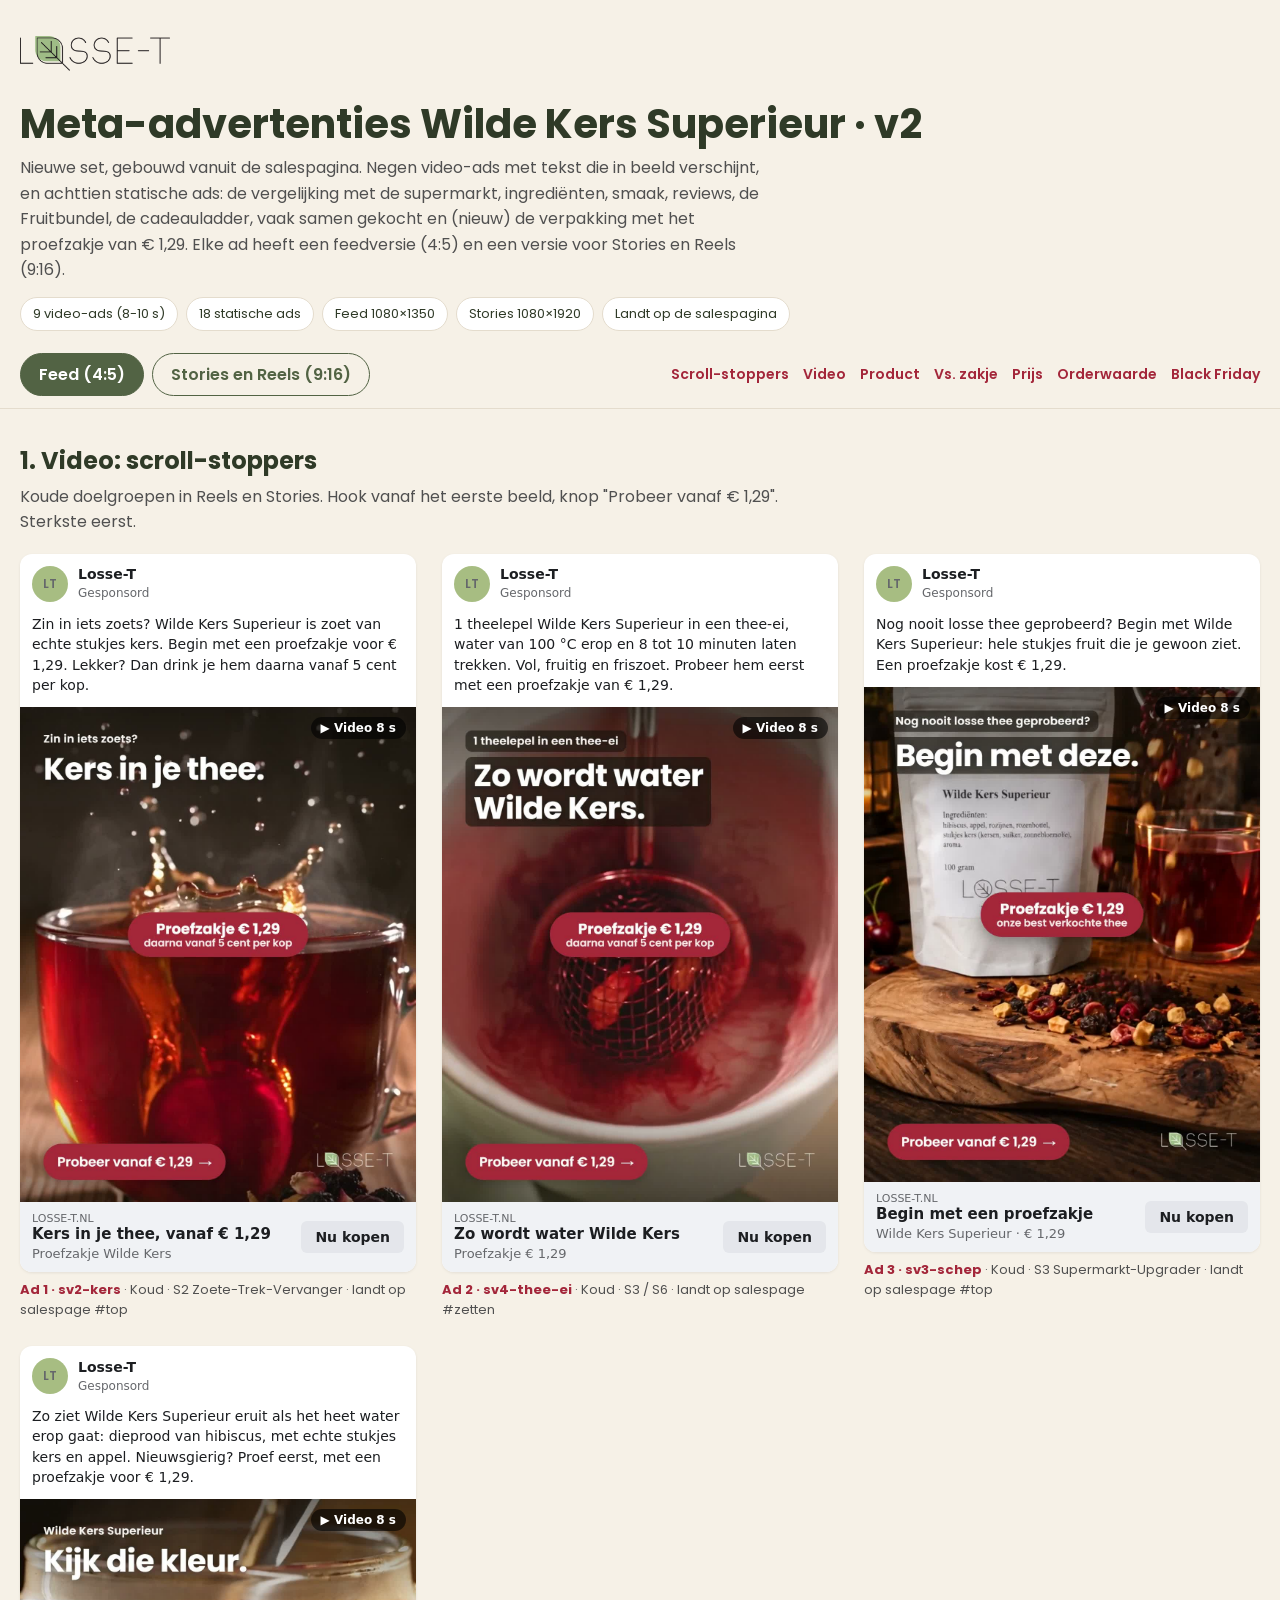
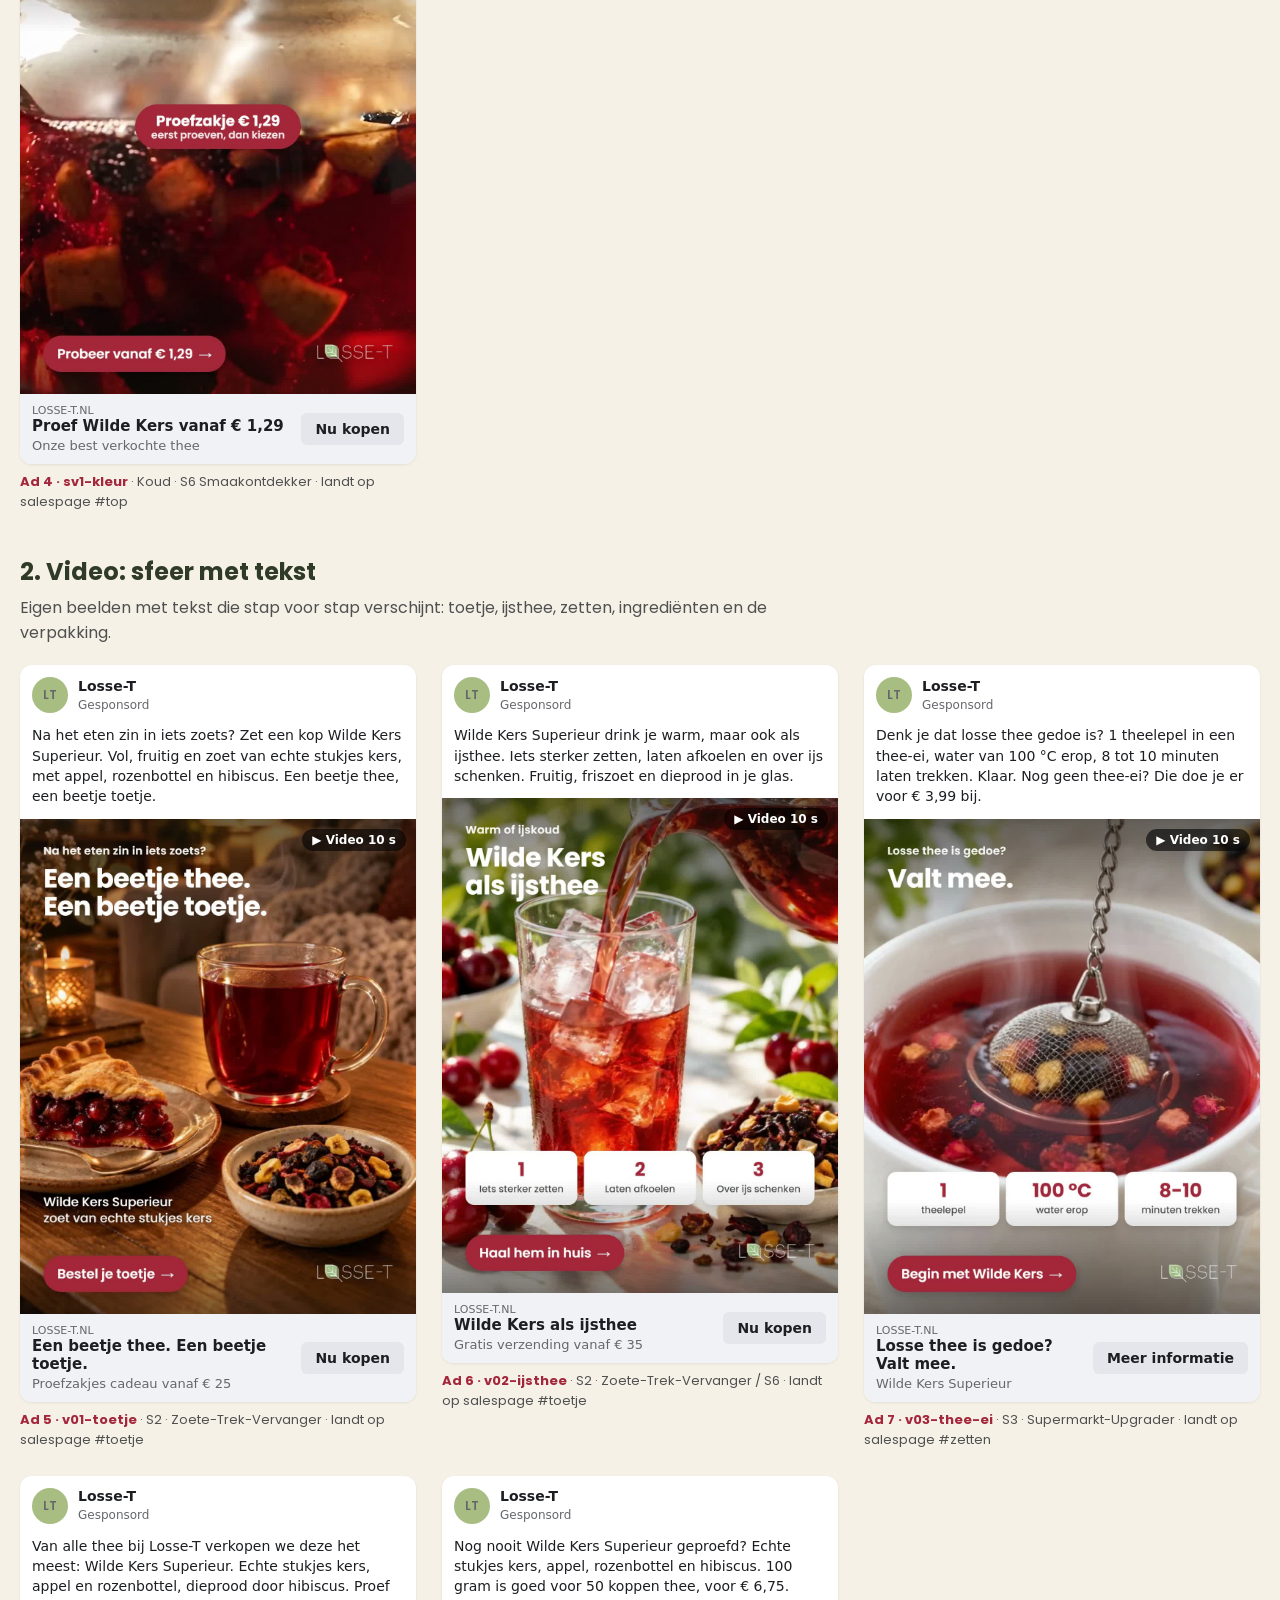
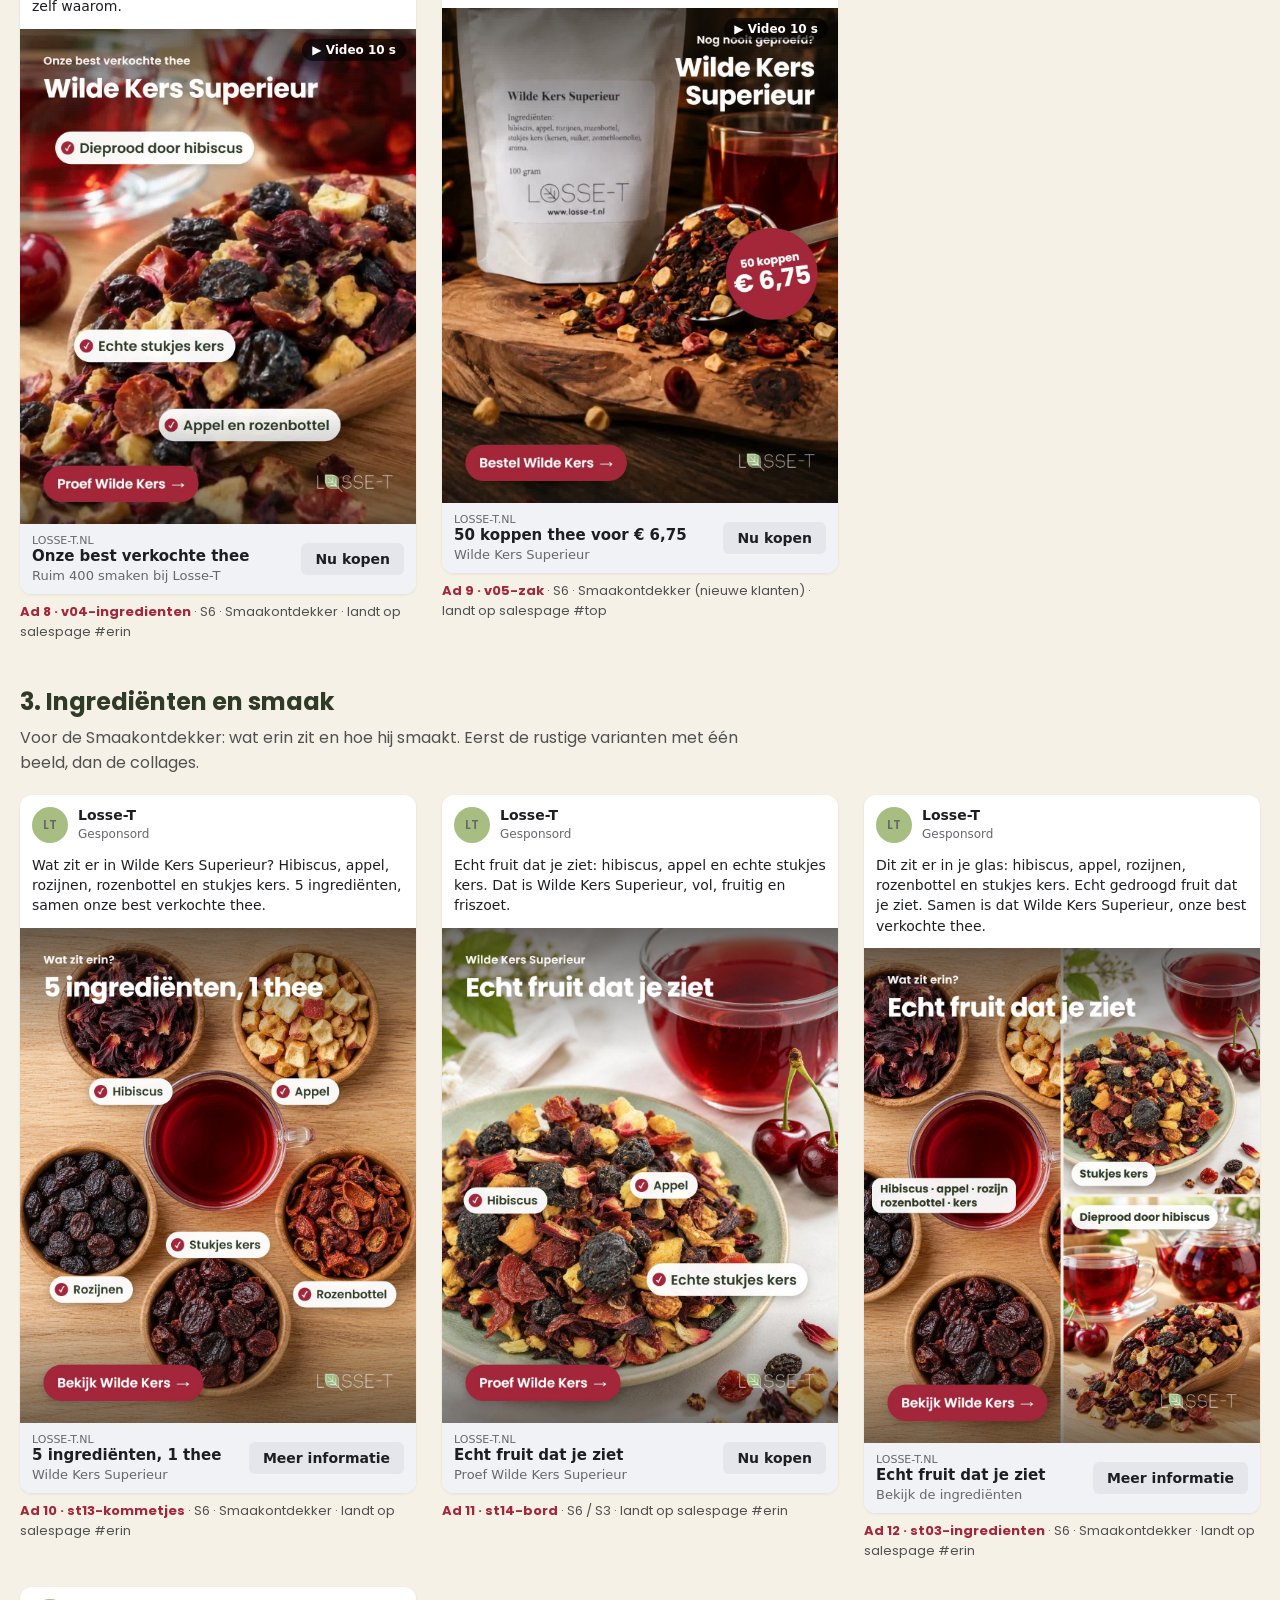
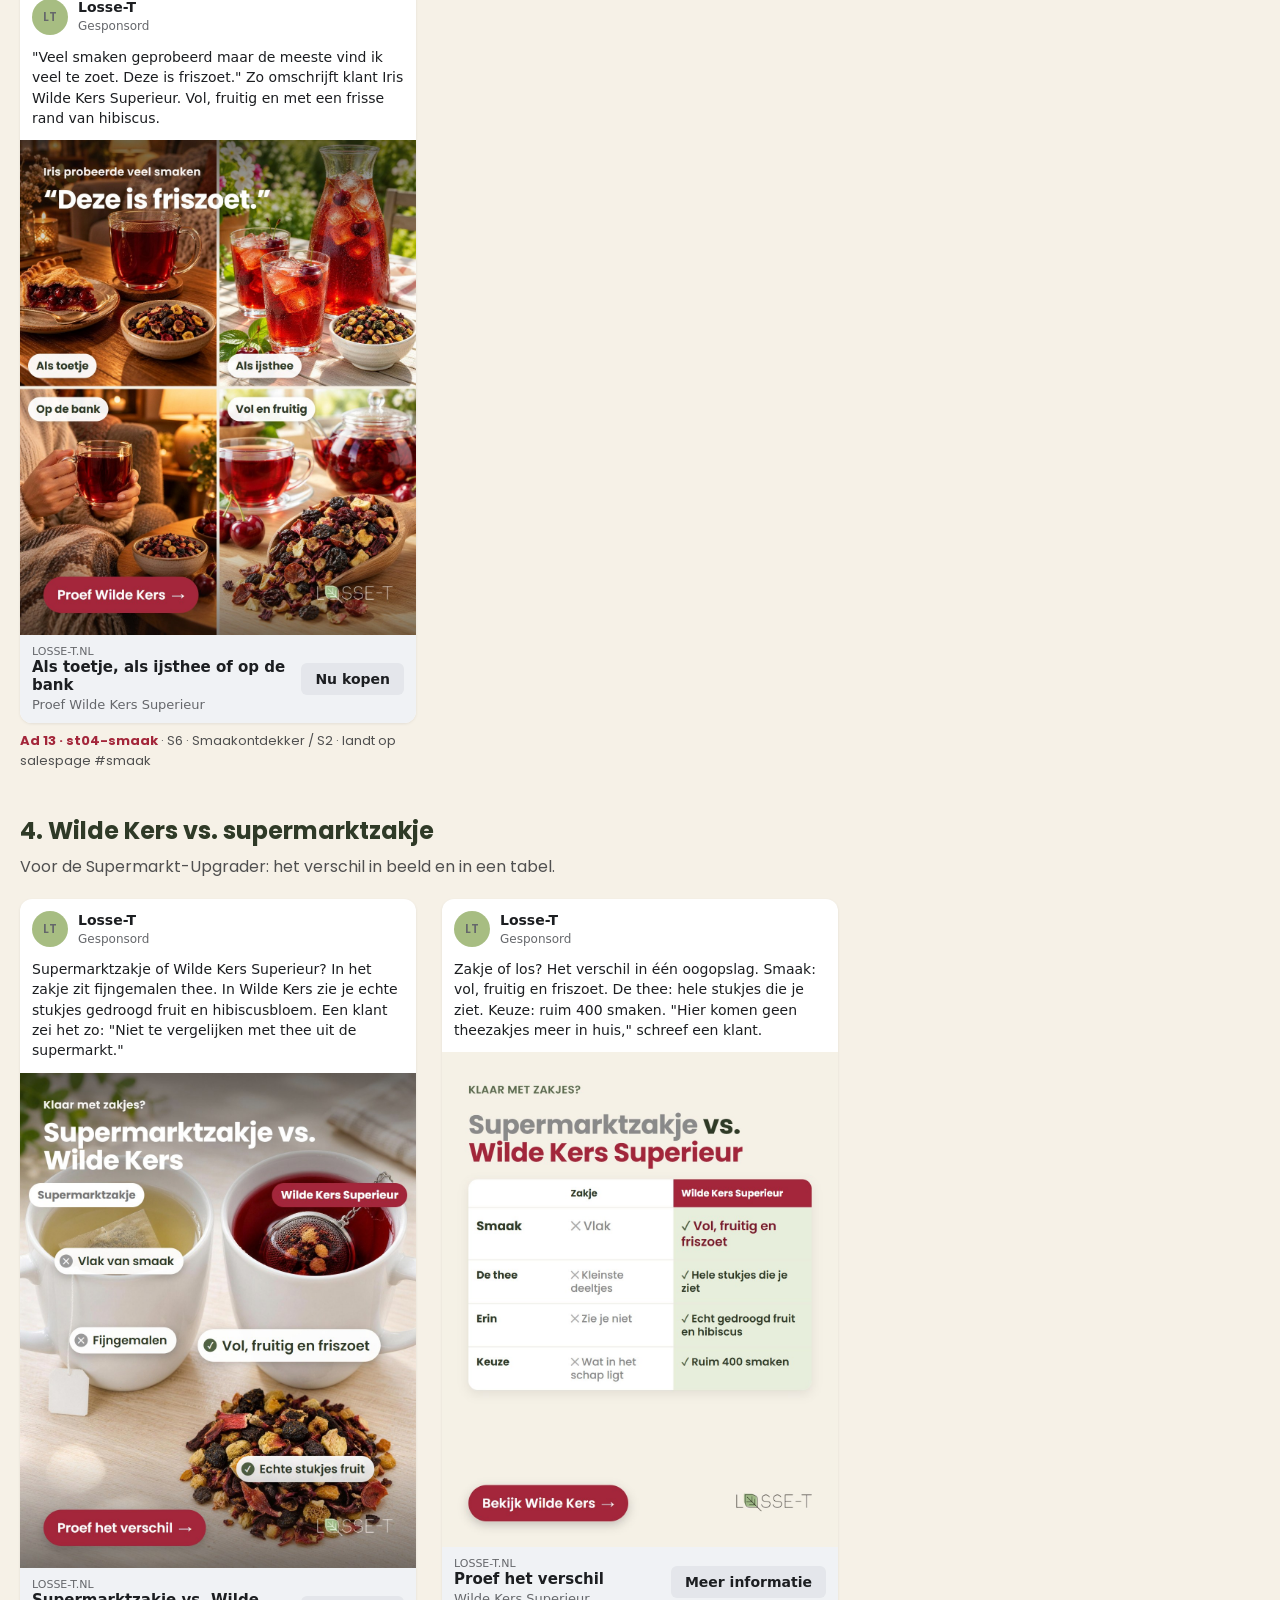
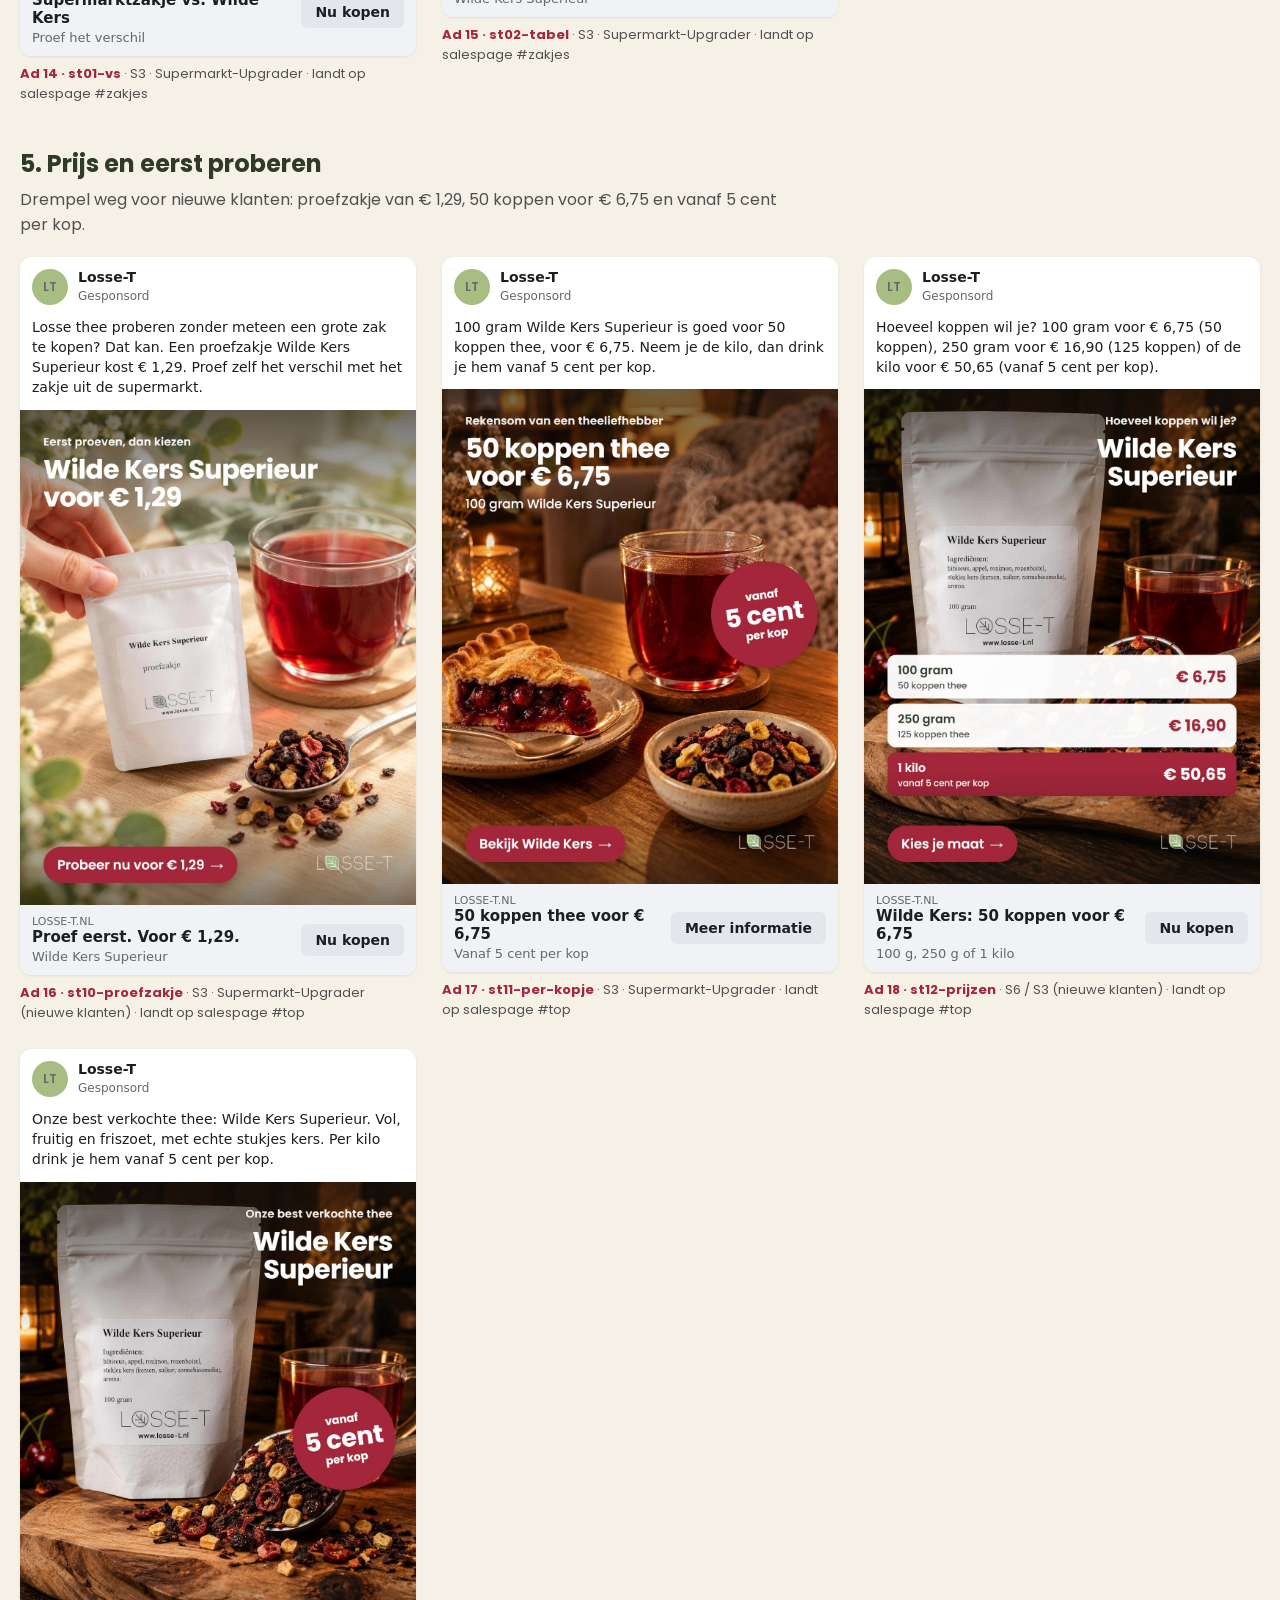
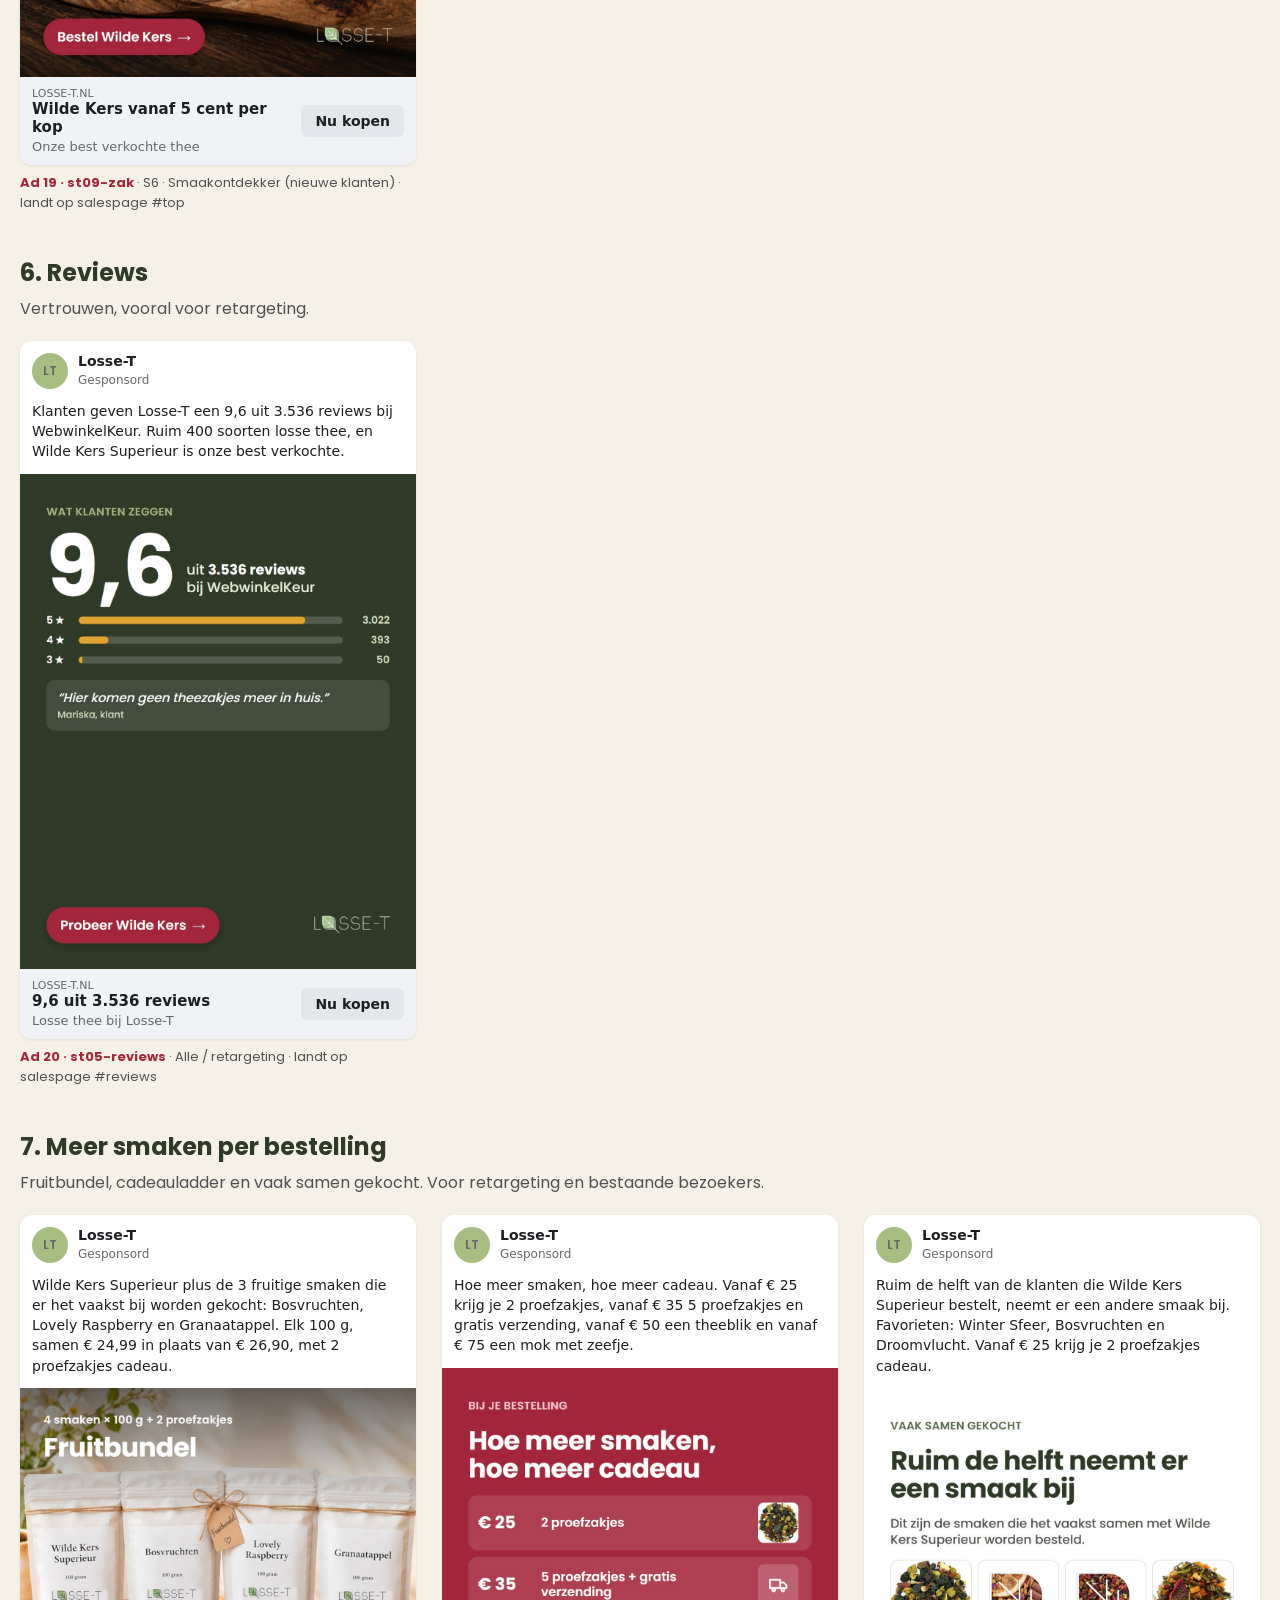
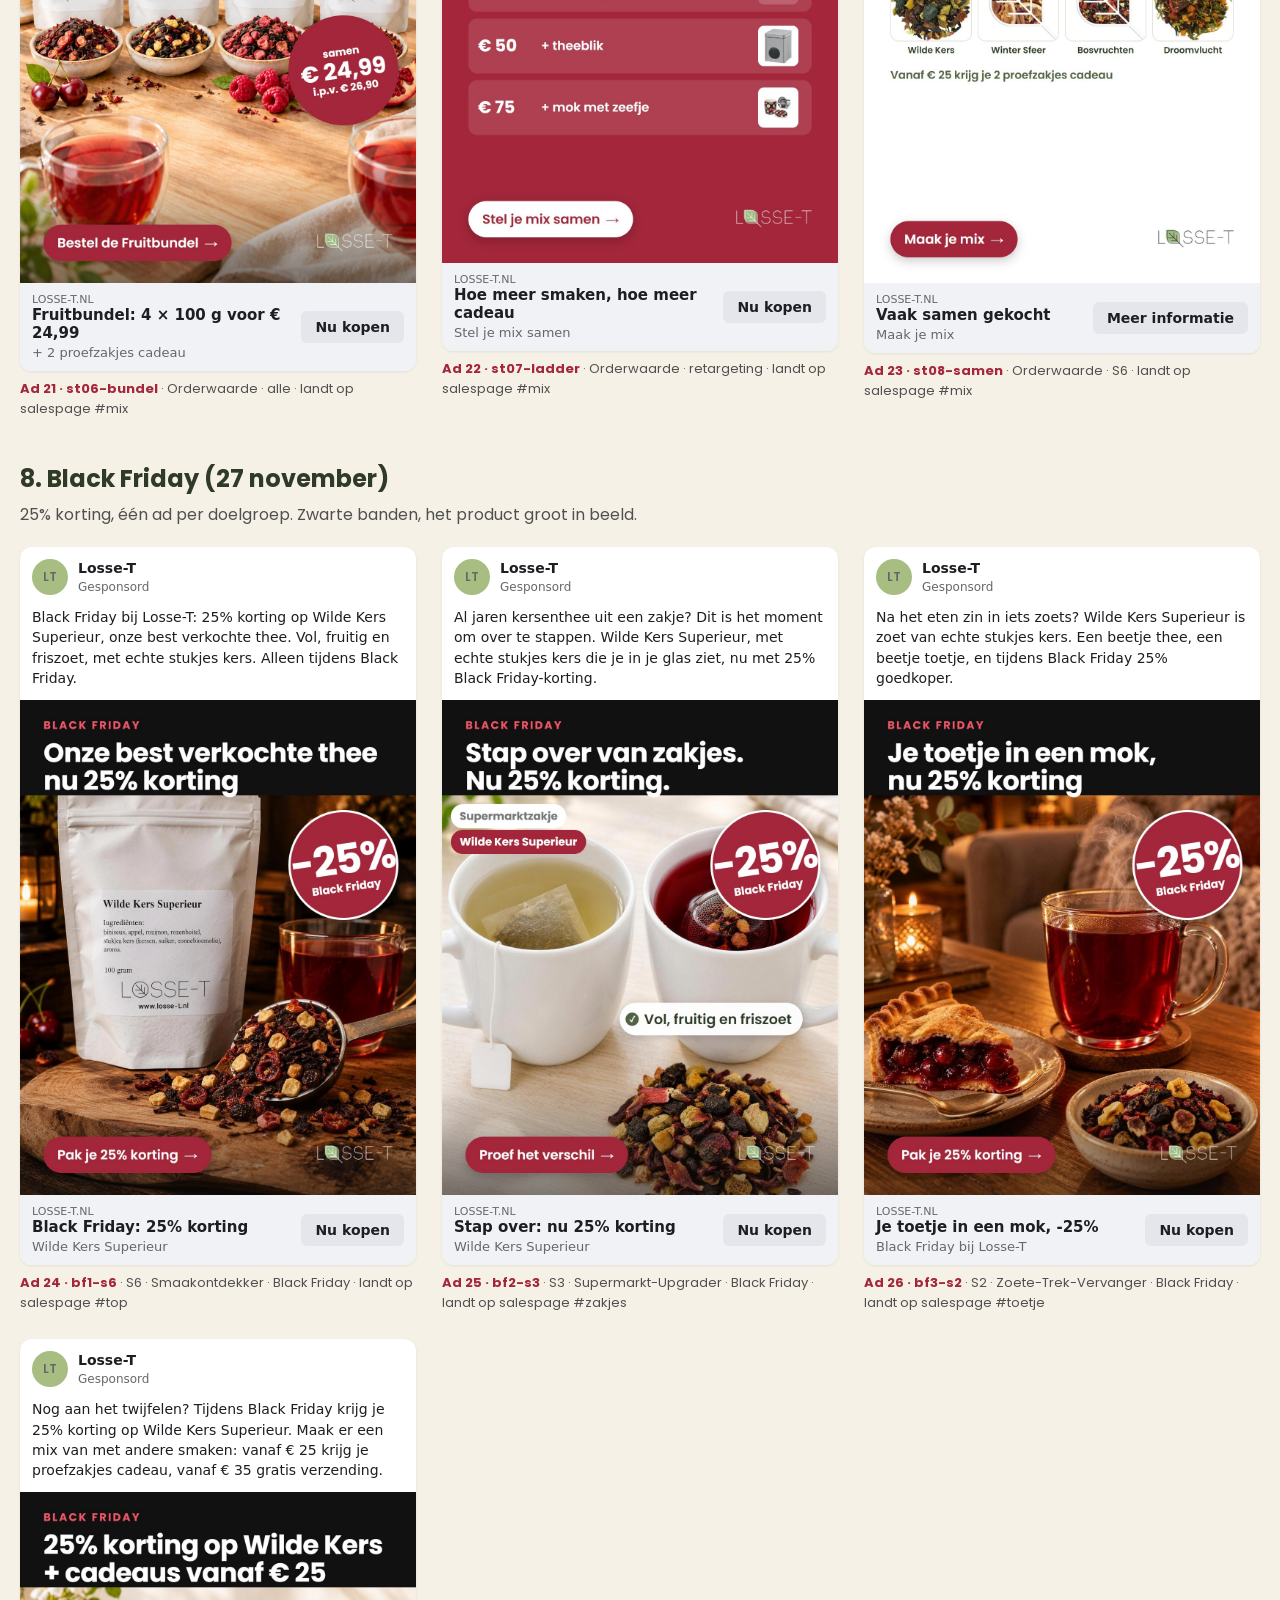
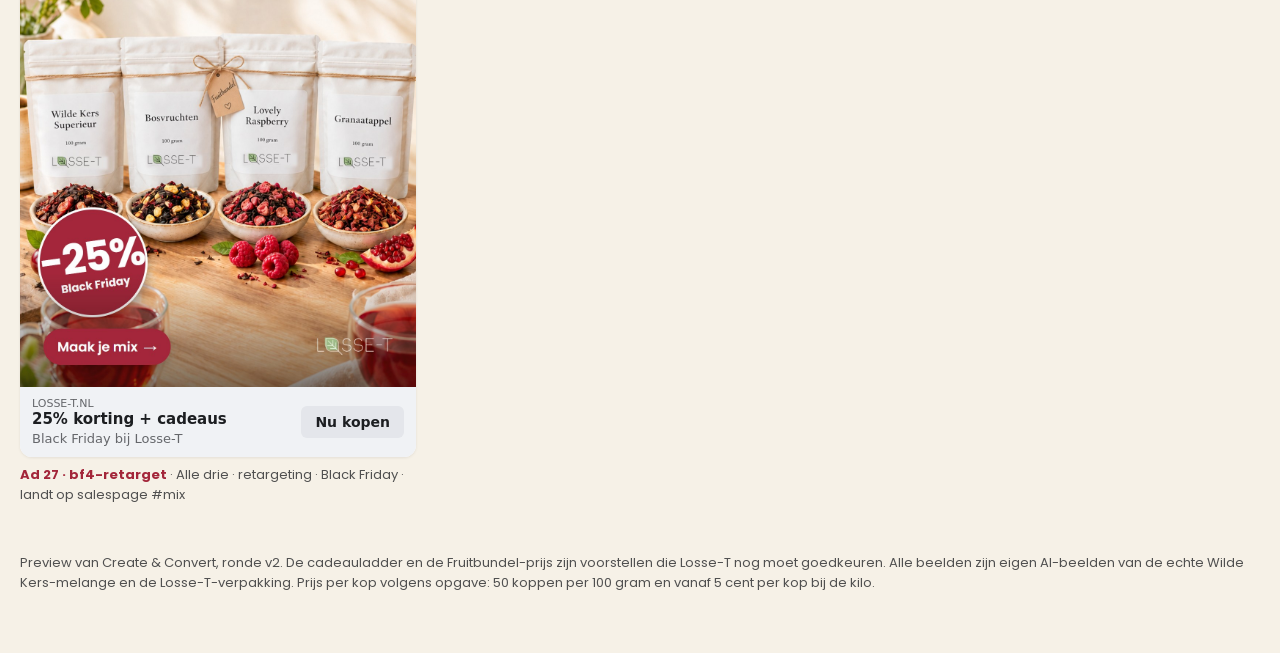
<file: wilde-kers-ads/index.html>
<!DOCTYPE html>
<meta name="robots" content="noindex,nofollow">
<meta name="viewport" content="width=device-width, initial-scale=1">
<title>Wilde Kers Ads v2</title>
<meta name="claude:viewport-fit-sides" content="cover">
<link rel="stylesheet" href="https://fonts.googleapis.com/css2?family=Poppins:wght@400;500;600;700&display=swap">
<style>
:root{color-scheme:light;--room:#F6F1E7;--bos:#526344;--salie:#A7BD82;--antraciet:#505050;--kers:#A3263A;--inkt:#2F3A27;--line:#e4dccd}
*{box-sizing:border-box}
body{margin:0;font-family:Poppins,system-ui,sans-serif;background:var(--room);color:var(--antraciet);-webkit-font-smoothing:antialiased}
.gutter{padding-left:max(16px,env(safe-area-inset-left,0px));padding-right:max(16px,env(safe-area-inset-right,0px))}
.wrap{max-width:1240px;margin:0 auto}
header{padding-block:36px 10px}
header img{height:38px}
h1{font-size:clamp(26px,4vw,40px);font-weight:700;color:var(--inkt);margin:20px 0 8px;line-height:1.15;text-wrap:balance}
header p{max-width:760px;line-height:1.6;margin:0}
.wat{display:flex;flex-wrap:wrap;gap:8px;margin-top:14px}
.wat span{background:#fff;border:1px solid var(--line);border-radius:999px;padding:6px 12px;font-size:13px;color:var(--inkt)}
.schakel{position:sticky;top:env(safe-area-inset-top,0px);z-index:5;background:var(--room);border-bottom:1px solid var(--line);padding-block:12px}
body::before{content:"";position:fixed;inset:0 0 auto;height:env(safe-area-inset-top,0px);z-index:10;background:var(--room)}
.schakel .wrap{display:flex;gap:8px;flex-wrap:wrap;align-items:center}
.schakel button{font:inherit;font-weight:600;border:1.5px solid var(--bos);background:transparent;color:var(--bos);padding:8px 18px;border-radius:999px;cursor:pointer;min-height:42px}
.schakel button[aria-pressed=true]{background:var(--bos);color:#fff}
.schakel nav{margin-left:auto;display:flex;gap:14px;font-size:14px}
.schakel nav a{color:var(--kers);font-weight:600;text-decoration:none}
section{padding-block:34px 8px}
h2{font-size:24px;font-weight:700;color:var(--inkt);margin:0}
.uitleg{margin:6px 0 20px;max-width:760px}
.grid{display:grid;grid-template-columns:repeat(auto-fill,minmax(min(100%,300px),1fr));gap:26px}
.post{background:#fff;border-radius:12px;overflow:hidden;box-shadow:0 1px 3px rgba(0,0,0,.08);font-family:system-ui,-apple-system,"Segoe UI",sans-serif;color:#1c1e21}
.kp{display:flex;gap:10px;align-items:center;padding:12px}
.av{width:36px;height:36px;border-radius:50%;background:var(--salie);color:#fff;display:grid;place-items:center;font:600 13px Poppins,sans-serif}
.kp b{display:block;font-size:14px}.kp span{font-size:12px;color:#65676b}
.prim{font-size:14px;line-height:1.45;padding:0 12px 12px;margin:0}
.media{position:relative}
.media img,.media video{display:block;width:100%;height:auto;aspect-ratio:4/5;object-fit:cover;background:#eee}
body.story .media img,body.story .media video{aspect-ratio:9/16}
html{overflow-anchor:none}
.media .s{display:none}
body.story .media .f{display:none}body.story .media .s{display:block}
body.story .prim,body.story .cta{display:none}
.vtag{position:absolute;right:10px;top:10px;background:rgba(0,0,0,.6);color:#fff;font-size:12px;font-weight:600;padding:4px 10px;border-radius:999px}
.cta{display:flex;justify-content:space-between;align-items:center;gap:12px;padding:10px 12px;background:#f0f2f5}
.cta small{font-size:11px;color:#65676b;display:block}.cta b{font-size:15px;display:block}.cta span{font-size:13px;color:#65676b}
.cta a{flex:none;background:#e4e6eb;border-radius:6px;padding:8px 14px;font-weight:600;font-size:14px}
.meta{font-size:13px;margin:8px 0 0}.meta b{color:var(--kers)}
footer{padding-block:40px 60px;font-size:13px}
</style>
<header class="gutter"><div class="wrap">
<img src="logo.png" alt="Losse-T">
<h1>Meta-advertenties Wilde Kers Superieur · v2</h1>
<p>Nieuwe set, gebouwd vanuit de salespagina. Negen video-ads met tekst die in beeld verschijnt, en achttien statische ads: de vergelijking met de supermarkt, ingrediënten, smaak, reviews, de Fruitbundel, de cadeauladder, vaak samen gekocht en (nieuw) de verpakking met het proefzakje van € 1,29. Elke ad heeft een feedversie (4:5) en een versie voor Stories en Reels (9:16).</p>
<div class="wat"><span>9 video-ads (8-10 s)</span><span>18 statische ads</span><span>Feed 1080×1350</span><span>Stories 1080×1920</span><span>Landt op de salespagina</span></div>
</div></header>
<div class="schakel gutter"><div class="wrap">
<button id="b-feed" aria-pressed="true">Feed (4:5)</button><button id="b-story" aria-pressed="false">Stories en Reels (9:16)</button>
<nav><a href="#stoppers">Scroll-stoppers</a><a href="#video">Video</a><a href="#product">Product</a><a href="#vs">Vs. zakje</a><a href="#prijs">Prijs</a><a href="#orderwaarde">Orderwaarde</a><a href="#blackfriday">Black Friday</a></nav>
</div></div>
<section class="gutter" id="stoppers"><div class="wrap"><h2>1. Video: scroll-stoppers</h2><p class="uitleg">Koude doelgroepen in Reels en Stories. Hook vanaf het eerste beeld, knop "Probeer vanaf € 1,29". Sterkste eerst.</p><div class="grid"><article class="ad"><div class="post">
 <div class="kp"><span class="av">LT</span><div><b>Losse-T</b><span>Gesponsord</span></div></div>
 <p class="prim">Zin in iets zoets? Wilde Kers Superieur is zoet van echte stukjes kers. Begin met een proefzakje voor € 1,29. Lekker? Dan drink je hem daarna vanaf 5 cent per kop.</p>
 <div class="media"><video class="f" src="ads/sv2-kers-f.mp4" poster="ads/sv2-kers-f.jpg" muted loop playsinline preload="none"></video><video class="s" src="ads/sv2-kers-s.mp4" poster="ads/sv2-kers-s.jpg" muted loop playsinline preload="none"></video><span class="vtag">▶ Video 8 s</span></div>
 <div class="cta"><div><small>LOSSE-T.NL</small><b>Kers in je thee, vanaf € 1,29</b><span>Proefzakje Wilde Kers</span></div><a>Nu kopen</a></div>
</div><p class="meta"><b>Ad 1 · sv2-kers</b> · Koud · S2 Zoete-Trek-Vervanger · landt op salespage #top</p></article><article class="ad"><div class="post">
 <div class="kp"><span class="av">LT</span><div><b>Losse-T</b><span>Gesponsord</span></div></div>
 <p class="prim">1 theelepel Wilde Kers Superieur in een thee-ei, water van 100 °C erop en 8 tot 10 minuten laten trekken. Vol, fruitig en friszoet. Probeer hem eerst met een proefzakje van € 1,29.</p>
 <div class="media"><video class="f" src="ads/sv4-thee-ei-f.mp4" poster="ads/sv4-thee-ei-f.jpg" muted loop playsinline preload="none"></video><video class="s" src="ads/sv4-thee-ei-s.mp4" poster="ads/sv4-thee-ei-s.jpg" muted loop playsinline preload="none"></video><span class="vtag">▶ Video 8 s</span></div>
 <div class="cta"><div><small>LOSSE-T.NL</small><b>Zo wordt water Wilde Kers</b><span>Proefzakje € 1,29</span></div><a>Nu kopen</a></div>
</div><p class="meta"><b>Ad 2 · sv4-thee-ei</b> · Koud · S3 / S6 · landt op salespage #zetten</p></article><article class="ad"><div class="post">
 <div class="kp"><span class="av">LT</span><div><b>Losse-T</b><span>Gesponsord</span></div></div>
 <p class="prim">Nog nooit losse thee geprobeerd? Begin met Wilde Kers Superieur: hele stukjes fruit die je gewoon ziet. Een proefzakje kost € 1,29.</p>
 <div class="media"><video class="f" src="ads/sv3-schep-f.mp4" poster="ads/sv3-schep-f.jpg" muted loop playsinline preload="none"></video><video class="s" src="ads/sv3-schep-s.mp4" poster="ads/sv3-schep-s.jpg" muted loop playsinline preload="none"></video><span class="vtag">▶ Video 8 s</span></div>
 <div class="cta"><div><small>LOSSE-T.NL</small><b>Begin met een proefzakje</b><span>Wilde Kers Superieur · € 1,29</span></div><a>Nu kopen</a></div>
</div><p class="meta"><b>Ad 3 · sv3-schep</b> · Koud · S3 Supermarkt-Upgrader · landt op salespage #top</p></article><article class="ad"><div class="post">
 <div class="kp"><span class="av">LT</span><div><b>Losse-T</b><span>Gesponsord</span></div></div>
 <p class="prim">Zo ziet Wilde Kers Superieur eruit als het heet water erop gaat: dieprood van hibiscus, met echte stukjes kers en appel. Nieuwsgierig? Proef eerst, met een proefzakje voor € 1,29.</p>
 <div class="media"><video class="f" src="ads/sv1-kleur-f.mp4" poster="ads/sv1-kleur-f.jpg" muted loop playsinline preload="none"></video><video class="s" src="ads/sv1-kleur-s.mp4" poster="ads/sv1-kleur-s.jpg" muted loop playsinline preload="none"></video><span class="vtag">▶ Video 8 s</span></div>
 <div class="cta"><div><small>LOSSE-T.NL</small><b>Proef Wilde Kers vanaf € 1,29</b><span>Onze best verkochte thee</span></div><a>Nu kopen</a></div>
</div><p class="meta"><b>Ad 4 · sv1-kleur</b> · Koud · S6 Smaakontdekker · landt op salespage #top</p></article></div></div></section><section class="gutter" id="video"><div class="wrap"><h2>2. Video: sfeer met tekst</h2><p class="uitleg">Eigen beelden met tekst die stap voor stap verschijnt: toetje, ijsthee, zetten, ingrediënten en de verpakking.</p><div class="grid"><article class="ad"><div class="post">
 <div class="kp"><span class="av">LT</span><div><b>Losse-T</b><span>Gesponsord</span></div></div>
 <p class="prim">Na het eten zin in iets zoets? Zet een kop Wilde Kers Superieur. Vol, fruitig en zoet van echte stukjes kers, met appel, rozenbottel en hibiscus. Een beetje thee, een beetje toetje.</p>
 <div class="media"><video class="f" src="ads/v01-toetje-f.mp4" poster="ads/v01-toetje-f.jpg" muted loop playsinline preload="none"></video><video class="s" src="ads/v01-toetje-s.mp4" poster="ads/v01-toetje-s.jpg" muted loop playsinline preload="none"></video><span class="vtag">▶ Video 10 s</span></div>
 <div class="cta"><div><small>LOSSE-T.NL</small><b>Een beetje thee. Een beetje toetje.</b><span>Proefzakjes cadeau vanaf € 25</span></div><a>Nu kopen</a></div>
</div><p class="meta"><b>Ad 5 · v01-toetje</b> · S2 · Zoete-Trek-Vervanger · landt op salespage #toetje</p></article><article class="ad"><div class="post">
 <div class="kp"><span class="av">LT</span><div><b>Losse-T</b><span>Gesponsord</span></div></div>
 <p class="prim">Wilde Kers Superieur drink je warm, maar ook als ijsthee. Iets sterker zetten, laten afkoelen en over ijs schenken. Fruitig, friszoet en dieprood in je glas.</p>
 <div class="media"><video class="f" src="ads/v02-ijsthee-f.mp4" poster="ads/v02-ijsthee-f.jpg" muted loop playsinline preload="none"></video><video class="s" src="ads/v02-ijsthee-s.mp4" poster="ads/v02-ijsthee-s.jpg" muted loop playsinline preload="none"></video><span class="vtag">▶ Video 10 s</span></div>
 <div class="cta"><div><small>LOSSE-T.NL</small><b>Wilde Kers als ijsthee</b><span>Gratis verzending vanaf € 35</span></div><a>Nu kopen</a></div>
</div><p class="meta"><b>Ad 6 · v02-ijsthee</b> · S2 · Zoete-Trek-Vervanger / S6 · landt op salespage #toetje</p></article><article class="ad"><div class="post">
 <div class="kp"><span class="av">LT</span><div><b>Losse-T</b><span>Gesponsord</span></div></div>
 <p class="prim">Denk je dat losse thee gedoe is? 1 theelepel in een thee-ei, water van 100 °C erop, 8 tot 10 minuten laten trekken. Klaar. Nog geen thee-ei? Die doe je er voor € 3,99 bij.</p>
 <div class="media"><video class="f" src="ads/v03-thee-ei-f.mp4" poster="ads/v03-thee-ei-f.jpg" muted loop playsinline preload="none"></video><video class="s" src="ads/v03-thee-ei-s.mp4" poster="ads/v03-thee-ei-s.jpg" muted loop playsinline preload="none"></video><span class="vtag">▶ Video 10 s</span></div>
 <div class="cta"><div><small>LOSSE-T.NL</small><b>Losse thee is gedoe? Valt mee.</b><span>Wilde Kers Superieur</span></div><a>Meer informatie</a></div>
</div><p class="meta"><b>Ad 7 · v03-thee-ei</b> · S3 · Supermarkt-Upgrader · landt op salespage #zetten</p></article><article class="ad"><div class="post">
 <div class="kp"><span class="av">LT</span><div><b>Losse-T</b><span>Gesponsord</span></div></div>
 <p class="prim">Van alle thee bij Losse-T verkopen we deze het meest: Wilde Kers Superieur. Echte stukjes kers, appel en rozenbottel, dieprood door hibiscus. Proef zelf waarom.</p>
 <div class="media"><video class="f" src="ads/v04-ingredienten-f.mp4" poster="ads/v04-ingredienten-f.jpg" muted loop playsinline preload="none"></video><video class="s" src="ads/v04-ingredienten-s.mp4" poster="ads/v04-ingredienten-s.jpg" muted loop playsinline preload="none"></video><span class="vtag">▶ Video 10 s</span></div>
 <div class="cta"><div><small>LOSSE-T.NL</small><b>Onze best verkochte thee</b><span>Ruim 400 smaken bij Losse-T</span></div><a>Nu kopen</a></div>
</div><p class="meta"><b>Ad 8 · v04-ingredienten</b> · S6 · Smaakontdekker · landt op salespage #erin</p></article><article class="ad"><div class="post">
 <div class="kp"><span class="av">LT</span><div><b>Losse-T</b><span>Gesponsord</span></div></div>
 <p class="prim">Nog nooit Wilde Kers Superieur geproefd? Echte stukjes kers, appel, rozenbottel en hibiscus. 100 gram is goed voor 50 koppen thee, voor € 6,75.</p>
 <div class="media"><video class="f" src="ads/v05-zak-f.mp4" poster="ads/v05-zak-f.jpg" muted loop playsinline preload="none"></video><video class="s" src="ads/v05-zak-s.mp4" poster="ads/v05-zak-s.jpg" muted loop playsinline preload="none"></video><span class="vtag">▶ Video 10 s</span></div>
 <div class="cta"><div><small>LOSSE-T.NL</small><b>50 koppen thee voor € 6,75</b><span>Wilde Kers Superieur</span></div><a>Nu kopen</a></div>
</div><p class="meta"><b>Ad 9 · v05-zak</b> · S6 · Smaakontdekker (nieuwe klanten) · landt op salespage #top</p></article></div></div></section><section class="gutter" id="product"><div class="wrap"><h2>3. Ingrediënten en smaak</h2><p class="uitleg">Voor de Smaakontdekker: wat erin zit en hoe hij smaakt. Eerst de rustige varianten met één beeld, dan de collages.</p><div class="grid"><article class="ad"><div class="post">
 <div class="kp"><span class="av">LT</span><div><b>Losse-T</b><span>Gesponsord</span></div></div>
 <p class="prim">Wat zit er in Wilde Kers Superieur? Hibiscus, appel, rozijnen, rozenbottel en stukjes kers. 5 ingrediënten, samen onze best verkochte thee.</p>
 <div class="media"><img class="f" src="ads/st13-kommetjes-f.jpg" alt="" loading="lazy"><img class="s" src="ads/st13-kommetjes-s.jpg" alt="" loading="lazy"></div>
 <div class="cta"><div><small>LOSSE-T.NL</small><b>5 ingrediënten, 1 thee</b><span>Wilde Kers Superieur</span></div><a>Meer informatie</a></div>
</div><p class="meta"><b>Ad 10 · st13-kommetjes</b> · S6 · Smaakontdekker · landt op salespage #erin</p></article><article class="ad"><div class="post">
 <div class="kp"><span class="av">LT</span><div><b>Losse-T</b><span>Gesponsord</span></div></div>
 <p class="prim">Echt fruit dat je ziet: hibiscus, appel en echte stukjes kers. Dat is Wilde Kers Superieur, vol, fruitig en friszoet.</p>
 <div class="media"><img class="f" src="ads/st14-bord-f.jpg" alt="" loading="lazy"><img class="s" src="ads/st14-bord-s.jpg" alt="" loading="lazy"></div>
 <div class="cta"><div><small>LOSSE-T.NL</small><b>Echt fruit dat je ziet</b><span>Proef Wilde Kers Superieur</span></div><a>Nu kopen</a></div>
</div><p class="meta"><b>Ad 11 · st14-bord</b> · S6 / S3 · landt op salespage #erin</p></article><article class="ad"><div class="post">
 <div class="kp"><span class="av">LT</span><div><b>Losse-T</b><span>Gesponsord</span></div></div>
 <p class="prim">Dit zit er in je glas: hibiscus, appel, rozijnen, rozenbottel en stukjes kers. Echt gedroogd fruit dat je ziet. Samen is dat Wilde Kers Superieur, onze best verkochte thee.</p>
 <div class="media"><img class="f" src="ads/st03-ingredienten-f.jpg" alt="" loading="lazy"><img class="s" src="ads/st03-ingredienten-s.jpg" alt="" loading="lazy"></div>
 <div class="cta"><div><small>LOSSE-T.NL</small><b>Echt fruit dat je ziet</b><span>Bekijk de ingrediënten</span></div><a>Meer informatie</a></div>
</div><p class="meta"><b>Ad 12 · st03-ingredienten</b> · S6 · Smaakontdekker · landt op salespage #erin</p></article><article class="ad"><div class="post">
 <div class="kp"><span class="av">LT</span><div><b>Losse-T</b><span>Gesponsord</span></div></div>
 <p class="prim">"Veel smaken geprobeerd maar de meeste vind ik veel te zoet. Deze is friszoet." Zo omschrijft klant Iris Wilde Kers Superieur. Vol, fruitig en met een frisse rand van hibiscus.</p>
 <div class="media"><img class="f" src="ads/st04-smaak-f.jpg" alt="" loading="lazy"><img class="s" src="ads/st04-smaak-s.jpg" alt="" loading="lazy"></div>
 <div class="cta"><div><small>LOSSE-T.NL</small><b>Als toetje, als ijsthee of op de bank</b><span>Proef Wilde Kers Superieur</span></div><a>Nu kopen</a></div>
</div><p class="meta"><b>Ad 13 · st04-smaak</b> · S6 · Smaakontdekker / S2 · landt op salespage #smaak</p></article></div></div></section><section class="gutter" id="vs"><div class="wrap"><h2>4. Wilde Kers vs. supermarktzakje</h2><p class="uitleg">Voor de Supermarkt-Upgrader: het verschil in beeld en in een tabel.</p><div class="grid"><article class="ad"><div class="post">
 <div class="kp"><span class="av">LT</span><div><b>Losse-T</b><span>Gesponsord</span></div></div>
 <p class="prim">Supermarktzakje of Wilde Kers Superieur? In het zakje zit fijngemalen thee. In Wilde Kers zie je echte stukjes gedroogd fruit en hibiscusbloem. Een klant zei het zo: "Niet te vergelijken met thee uit de supermarkt."</p>
 <div class="media"><img class="f" src="ads/st01-vs-f.jpg" alt="" loading="lazy"><img class="s" src="ads/st01-vs-s.jpg" alt="" loading="lazy"></div>
 <div class="cta"><div><small>LOSSE-T.NL</small><b>Supermarktzakje vs. Wilde Kers</b><span>Proef het verschil</span></div><a>Nu kopen</a></div>
</div><p class="meta"><b>Ad 14 · st01-vs</b> · S3 · Supermarkt-Upgrader · landt op salespage #zakjes</p></article><article class="ad"><div class="post">
 <div class="kp"><span class="av">LT</span><div><b>Losse-T</b><span>Gesponsord</span></div></div>
 <p class="prim">Zakje of los? Het verschil in één oogopslag. Smaak: vol, fruitig en friszoet. De thee: hele stukjes die je ziet. Keuze: ruim 400 smaken. "Hier komen geen theezakjes meer in huis," schreef een klant.</p>
 <div class="media"><img class="f" src="ads/st02-tabel-f.jpg" alt="" loading="lazy"><img class="s" src="ads/st02-tabel-s.jpg" alt="" loading="lazy"></div>
 <div class="cta"><div><small>LOSSE-T.NL</small><b>Proef het verschil</b><span>Wilde Kers Superieur</span></div><a>Meer informatie</a></div>
</div><p class="meta"><b>Ad 15 · st02-tabel</b> · S3 · Supermarkt-Upgrader · landt op salespage #zakjes</p></article></div></div></section><section class="gutter" id="prijs"><div class="wrap"><h2>5. Prijs en eerst proberen</h2><p class="uitleg">Drempel weg voor nieuwe klanten: proefzakje van € 1,29, 50 koppen voor € 6,75 en vanaf 5 cent per kop.</p><div class="grid"><article class="ad"><div class="post">
 <div class="kp"><span class="av">LT</span><div><b>Losse-T</b><span>Gesponsord</span></div></div>
 <p class="prim">Losse thee proberen zonder meteen een grote zak te kopen? Dat kan. Een proefzakje Wilde Kers Superieur kost € 1,29. Proef zelf het verschil met het zakje uit de supermarkt.</p>
 <div class="media"><img class="f" src="ads/st10-proefzakje-f.jpg" alt="" loading="lazy"><img class="s" src="ads/st10-proefzakje-s.jpg" alt="" loading="lazy"></div>
 <div class="cta"><div><small>LOSSE-T.NL</small><b>Proef eerst. Voor € 1,29.</b><span>Wilde Kers Superieur</span></div><a>Nu kopen</a></div>
</div><p class="meta"><b>Ad 16 · st10-proefzakje</b> · S3 · Supermarkt-Upgrader (nieuwe klanten) · landt op salespage #top</p></article><article class="ad"><div class="post">
 <div class="kp"><span class="av">LT</span><div><b>Losse-T</b><span>Gesponsord</span></div></div>
 <p class="prim">100 gram Wilde Kers Superieur is goed voor 50 koppen thee, voor € 6,75. Neem je de kilo, dan drink je hem vanaf 5 cent per kop.</p>
 <div class="media"><img class="f" src="ads/st11-per-kopje-f.jpg" alt="" loading="lazy"><img class="s" src="ads/st11-per-kopje-s.jpg" alt="" loading="lazy"></div>
 <div class="cta"><div><small>LOSSE-T.NL</small><b>50 koppen thee voor € 6,75</b><span>Vanaf 5 cent per kop</span></div><a>Meer informatie</a></div>
</div><p class="meta"><b>Ad 17 · st11-per-kopje</b> · S3 · Supermarkt-Upgrader · landt op salespage #top</p></article><article class="ad"><div class="post">
 <div class="kp"><span class="av">LT</span><div><b>Losse-T</b><span>Gesponsord</span></div></div>
 <p class="prim">Hoeveel koppen wil je? 100 gram voor € 6,75 (50 koppen), 250 gram voor € 16,90 (125 koppen) of de kilo voor € 50,65 (vanaf 5 cent per kop).</p>
 <div class="media"><img class="f" src="ads/st12-prijzen-f.jpg" alt="" loading="lazy"><img class="s" src="ads/st12-prijzen-s.jpg" alt="" loading="lazy"></div>
 <div class="cta"><div><small>LOSSE-T.NL</small><b>Wilde Kers: 50 koppen voor € 6,75</b><span>100 g, 250 g of 1 kilo</span></div><a>Nu kopen</a></div>
</div><p class="meta"><b>Ad 18 · st12-prijzen</b> · S6 / S3 (nieuwe klanten) · landt op salespage #top</p></article><article class="ad"><div class="post">
 <div class="kp"><span class="av">LT</span><div><b>Losse-T</b><span>Gesponsord</span></div></div>
 <p class="prim">Onze best verkochte thee: Wilde Kers Superieur. Vol, fruitig en friszoet, met echte stukjes kers. Per kilo drink je hem vanaf 5 cent per kop.</p>
 <div class="media"><img class="f" src="ads/st09-zak-f.jpg" alt="" loading="lazy"><img class="s" src="ads/st09-zak-s.jpg" alt="" loading="lazy"></div>
 <div class="cta"><div><small>LOSSE-T.NL</small><b>Wilde Kers vanaf 5 cent per kop</b><span>Onze best verkochte thee</span></div><a>Nu kopen</a></div>
</div><p class="meta"><b>Ad 19 · st09-zak</b> · S6 · Smaakontdekker (nieuwe klanten) · landt op salespage #top</p></article></div></div></section><section class="gutter" id="reviews"><div class="wrap"><h2>6. Reviews</h2><p class="uitleg">Vertrouwen, vooral voor retargeting.</p><div class="grid"><article class="ad"><div class="post">
 <div class="kp"><span class="av">LT</span><div><b>Losse-T</b><span>Gesponsord</span></div></div>
 <p class="prim">Klanten geven Losse-T een 9,6 uit 3.536 reviews bij WebwinkelKeur. Ruim 400 soorten losse thee, en Wilde Kers Superieur is onze best verkochte.</p>
 <div class="media"><img class="f" src="ads/st05-reviews-f.jpg" alt="" loading="lazy"><img class="s" src="ads/st05-reviews-s.jpg" alt="" loading="lazy"></div>
 <div class="cta"><div><small>LOSSE-T.NL</small><b>9,6 uit 3.536 reviews</b><span>Losse thee bij Losse-T</span></div><a>Nu kopen</a></div>
</div><p class="meta"><b>Ad 20 · st05-reviews</b> · Alle / retargeting · landt op salespage #reviews</p></article></div></div></section><section class="gutter" id="orderwaarde"><div class="wrap"><h2>7. Meer smaken per bestelling</h2><p class="uitleg">Fruitbundel, cadeauladder en vaak samen gekocht. Voor retargeting en bestaande bezoekers.</p><div class="grid"><article class="ad"><div class="post">
 <div class="kp"><span class="av">LT</span><div><b>Losse-T</b><span>Gesponsord</span></div></div>
 <p class="prim">Wilde Kers Superieur plus de 3 fruitige smaken die er het vaakst bij worden gekocht: Bosvruchten, Lovely Raspberry en Granaatappel. Elk 100 g, samen € 24,99 in plaats van € 26,90, met 2 proefzakjes cadeau.</p>
 <div class="media"><img class="f" src="ads/st06-bundel-f.jpg" alt="" loading="lazy"><img class="s" src="ads/st06-bundel-s.jpg" alt="" loading="lazy"></div>
 <div class="cta"><div><small>LOSSE-T.NL</small><b>Fruitbundel: 4 × 100 g voor € 24,99</b><span>+ 2 proefzakjes cadeau</span></div><a>Nu kopen</a></div>
</div><p class="meta"><b>Ad 21 · st06-bundel</b> · Orderwaarde · alle · landt op salespage #mix</p></article><article class="ad"><div class="post">
 <div class="kp"><span class="av">LT</span><div><b>Losse-T</b><span>Gesponsord</span></div></div>
 <p class="prim">Hoe meer smaken, hoe meer cadeau. Vanaf € 25 krijg je 2 proefzakjes, vanaf € 35 5 proefzakjes en gratis verzending, vanaf € 50 een theeblik en vanaf € 75 een mok met zeefje.</p>
 <div class="media"><img class="f" src="ads/st07-ladder-f.jpg" alt="" loading="lazy"><img class="s" src="ads/st07-ladder-s.jpg" alt="" loading="lazy"></div>
 <div class="cta"><div><small>LOSSE-T.NL</small><b>Hoe meer smaken, hoe meer cadeau</b><span>Stel je mix samen</span></div><a>Nu kopen</a></div>
</div><p class="meta"><b>Ad 22 · st07-ladder</b> · Orderwaarde · retargeting · landt op salespage #mix</p></article><article class="ad"><div class="post">
 <div class="kp"><span class="av">LT</span><div><b>Losse-T</b><span>Gesponsord</span></div></div>
 <p class="prim">Ruim de helft van de klanten die Wilde Kers Superieur bestelt, neemt er een andere smaak bij. Favorieten: Winter Sfeer, Bosvruchten en Droomvlucht. Vanaf € 25 krijg je 2 proefzakjes cadeau.</p>
 <div class="media"><img class="f" src="ads/st08-samen-f.jpg" alt="" loading="lazy"><img class="s" src="ads/st08-samen-s.jpg" alt="" loading="lazy"></div>
 <div class="cta"><div><small>LOSSE-T.NL</small><b>Vaak samen gekocht</b><span>Maak je mix</span></div><a>Meer informatie</a></div>
</div><p class="meta"><b>Ad 23 · st08-samen</b> · Orderwaarde · S6 · landt op salespage #mix</p></article></div></div></section><section class="gutter" id="blackfriday"><div class="wrap"><h2>8. Black Friday (27 november)</h2><p class="uitleg">25% korting, één ad per doelgroep. Zwarte banden, het product groot in beeld.</p><div class="grid"><article class="ad"><div class="post">
 <div class="kp"><span class="av">LT</span><div><b>Losse-T</b><span>Gesponsord</span></div></div>
 <p class="prim">Black Friday bij Losse-T: 25% korting op Wilde Kers Superieur, onze best verkochte thee. Vol, fruitig en friszoet, met echte stukjes kers. Alleen tijdens Black Friday.</p>
 <div class="media"><img class="f" src="ads/bf1-s6-f.jpg" alt="" loading="lazy"><img class="s" src="ads/bf1-s6-s.jpg" alt="" loading="lazy"></div>
 <div class="cta"><div><small>LOSSE-T.NL</small><b>Black Friday: 25% korting</b><span>Wilde Kers Superieur</span></div><a>Nu kopen</a></div>
</div><p class="meta"><b>Ad 24 · bf1-s6</b> · S6 · Smaakontdekker · Black Friday · landt op salespage #top</p></article><article class="ad"><div class="post">
 <div class="kp"><span class="av">LT</span><div><b>Losse-T</b><span>Gesponsord</span></div></div>
 <p class="prim">Al jaren kersenthee uit een zakje? Dit is het moment om over te stappen. Wilde Kers Superieur, met echte stukjes kers die je in je glas ziet, nu met 25% Black Friday-korting.</p>
 <div class="media"><img class="f" src="ads/bf2-s3-f.jpg" alt="" loading="lazy"><img class="s" src="ads/bf2-s3-s.jpg" alt="" loading="lazy"></div>
 <div class="cta"><div><small>LOSSE-T.NL</small><b>Stap over: nu 25% korting</b><span>Wilde Kers Superieur</span></div><a>Nu kopen</a></div>
</div><p class="meta"><b>Ad 25 · bf2-s3</b> · S3 · Supermarkt-Upgrader · Black Friday · landt op salespage #zakjes</p></article><article class="ad"><div class="post">
 <div class="kp"><span class="av">LT</span><div><b>Losse-T</b><span>Gesponsord</span></div></div>
 <p class="prim">Na het eten zin in iets zoets? Wilde Kers Superieur is zoet van echte stukjes kers. Een beetje thee, een beetje toetje, en tijdens Black Friday 25% goedkoper.</p>
 <div class="media"><img class="f" src="ads/bf3-s2-f.jpg" alt="" loading="lazy"><img class="s" src="ads/bf3-s2-s.jpg" alt="" loading="lazy"></div>
 <div class="cta"><div><small>LOSSE-T.NL</small><b>Je toetje in een mok, -25%</b><span>Black Friday bij Losse-T</span></div><a>Nu kopen</a></div>
</div><p class="meta"><b>Ad 26 · bf3-s2</b> · S2 · Zoete-Trek-Vervanger · Black Friday · landt op salespage #toetje</p></article><article class="ad"><div class="post">
 <div class="kp"><span class="av">LT</span><div><b>Losse-T</b><span>Gesponsord</span></div></div>
 <p class="prim">Nog aan het twijfelen? Tijdens Black Friday krijg je 25% korting op Wilde Kers Superieur. Maak er een mix van met andere smaken: vanaf € 25 krijg je proefzakjes cadeau, vanaf € 35 gratis verzending.</p>
 <div class="media"><img class="f" src="ads/bf4-retarget-f.jpg" alt="" loading="lazy"><img class="s" src="ads/bf4-retarget-s.jpg" alt="" loading="lazy"></div>
 <div class="cta"><div><small>LOSSE-T.NL</small><b>25% korting + cadeaus</b><span>Black Friday bij Losse-T</span></div><a>Nu kopen</a></div>
</div><p class="meta"><b>Ad 27 · bf4-retarget</b> · Alle drie · retargeting · Black Friday · landt op salespage #mix</p></article></div></div></section><footer class="gutter"><div class="wrap">Preview van Create &amp; Convert, ronde v2. De cadeauladder en de Fruitbundel-prijs zijn voorstellen die Losse-T nog moet goedkeuren. Alle beelden zijn eigen AI-beelden van de echte Wilde Kers-melange en de Losse-T-verpakking. Prijs per kop volgens opgave: 50 koppen per 100 gram en vanaf 5 cent per kop bij de kilo.</div></footer>
<script>
var bf=document.getElementById('b-feed'),bs=document.getElementById('b-story');
function zet(st){document.body.classList.toggle('story',st);bf.setAttribute('aria-pressed',!st);bs.setAttribute('aria-pressed',st);document.querySelectorAll('video').forEach(function(v){v.pause();io.unobserve(v);io.observe(v);});}
bf.onclick=function(){zet(false)};bs.onclick=function(){zet(true)};
if('scrollRestoration' in history)history.scrollRestoration='manual';
if(!location.hash)window.scrollTo(0,0);
var io=new IntersectionObserver(function(es){es.forEach(function(e){var v=e.target;if(e.isIntersecting&&v.offsetParent){v.play().catch(function(){});}else{v.pause();}});},{rootMargin:'100px'});
document.querySelectorAll('video').forEach(function(v){io.observe(v);});
</script>
</file>
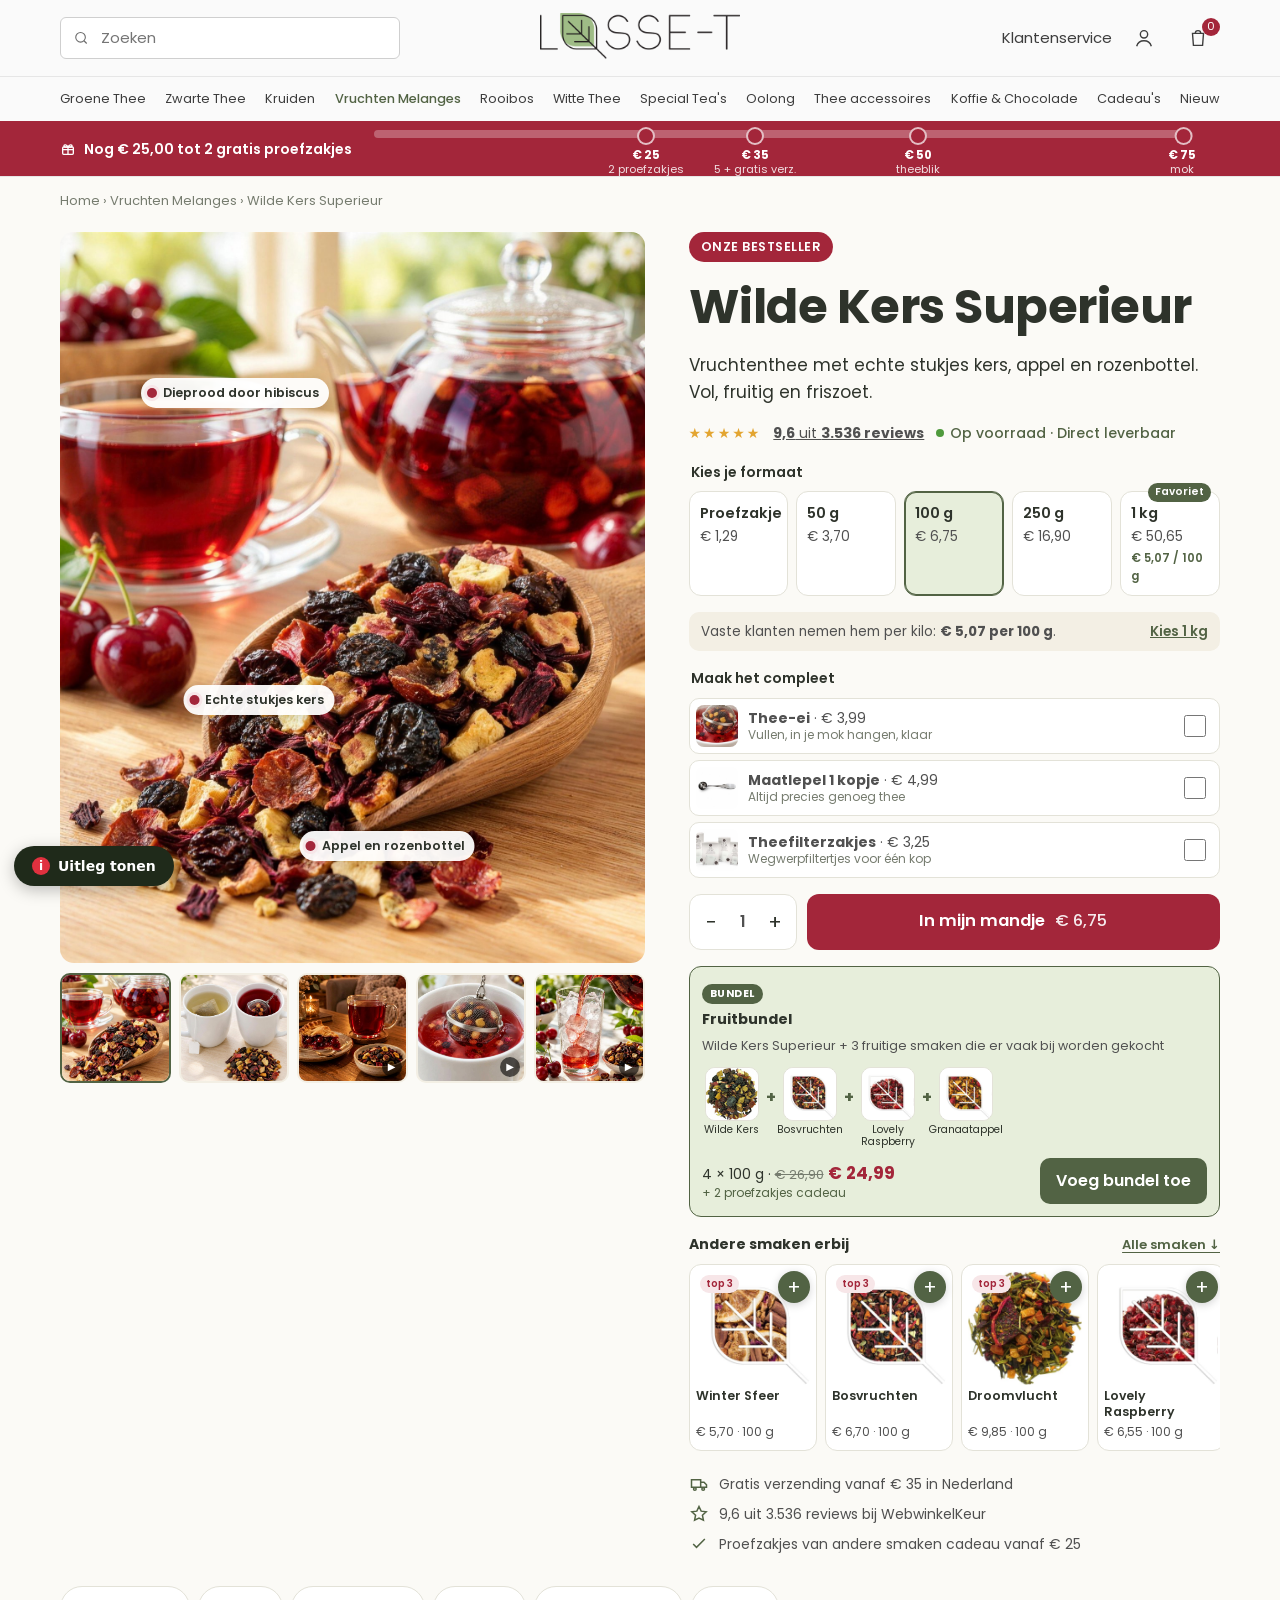
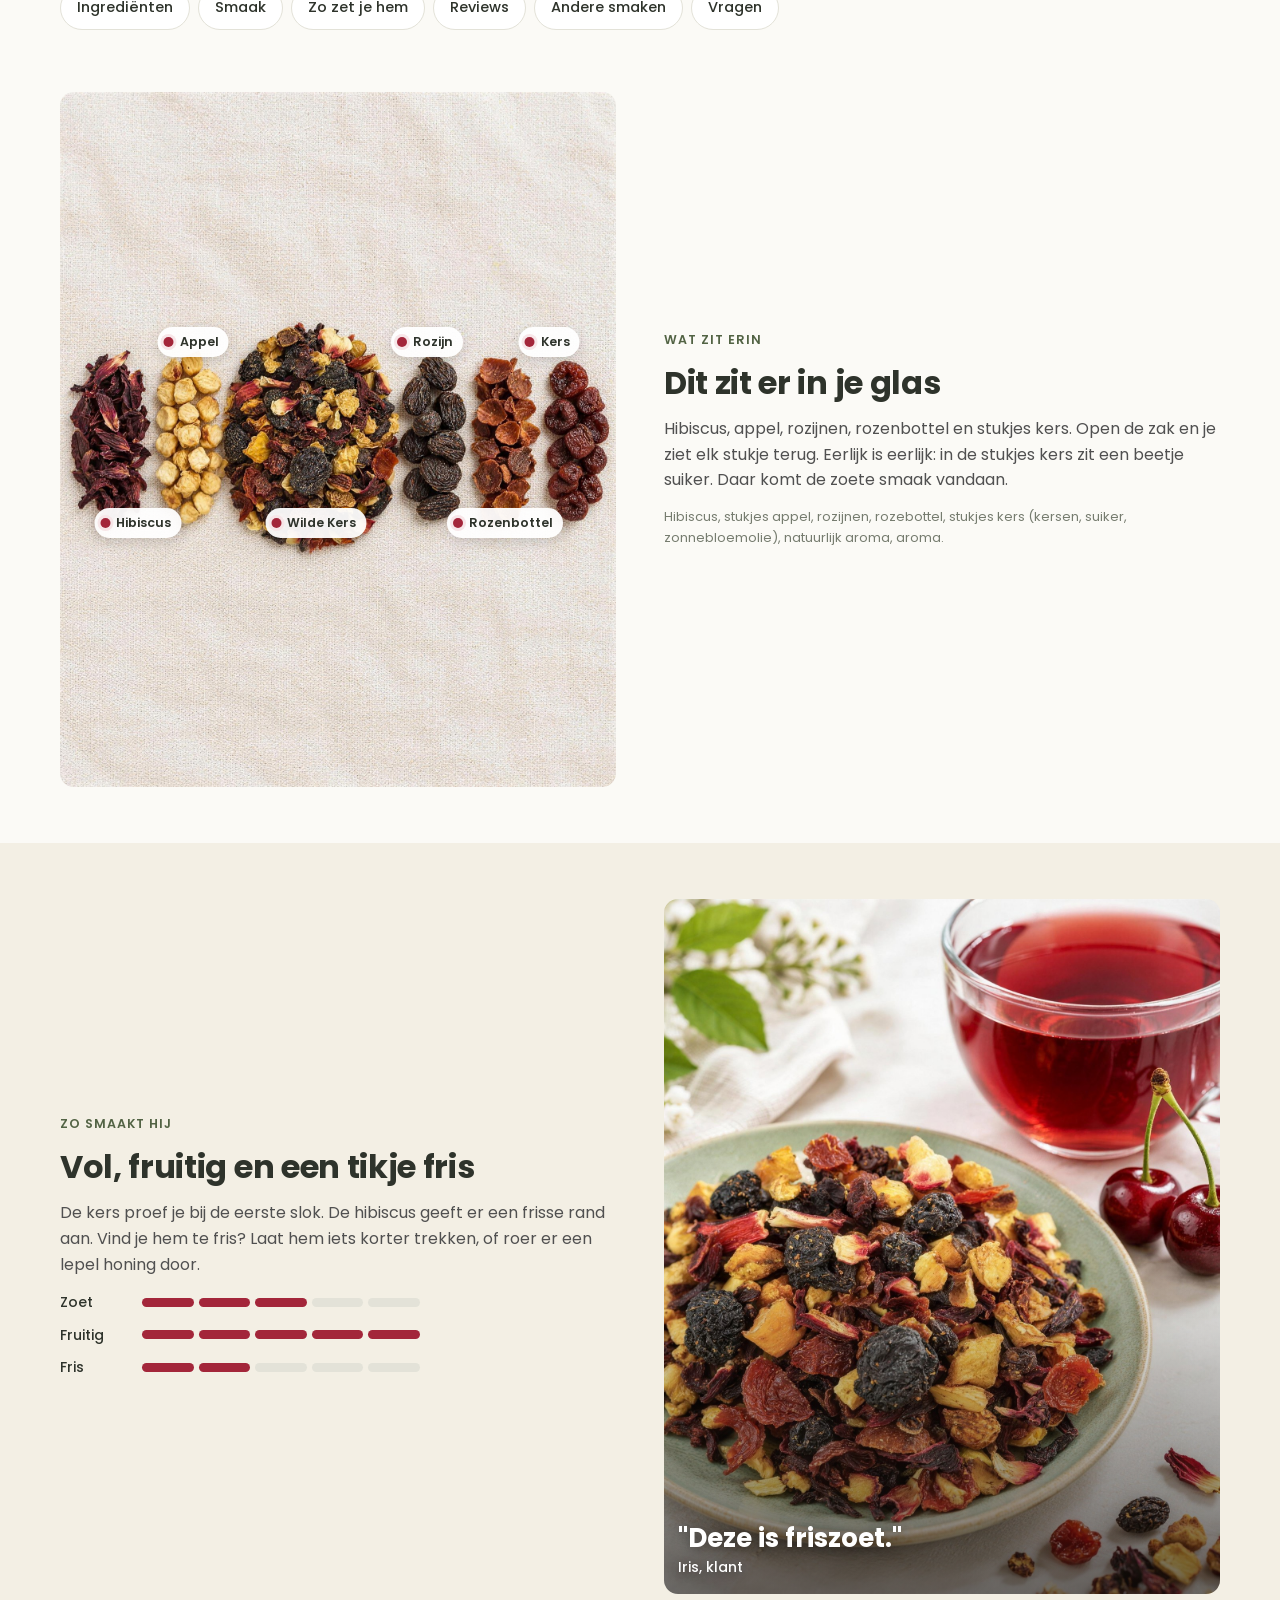
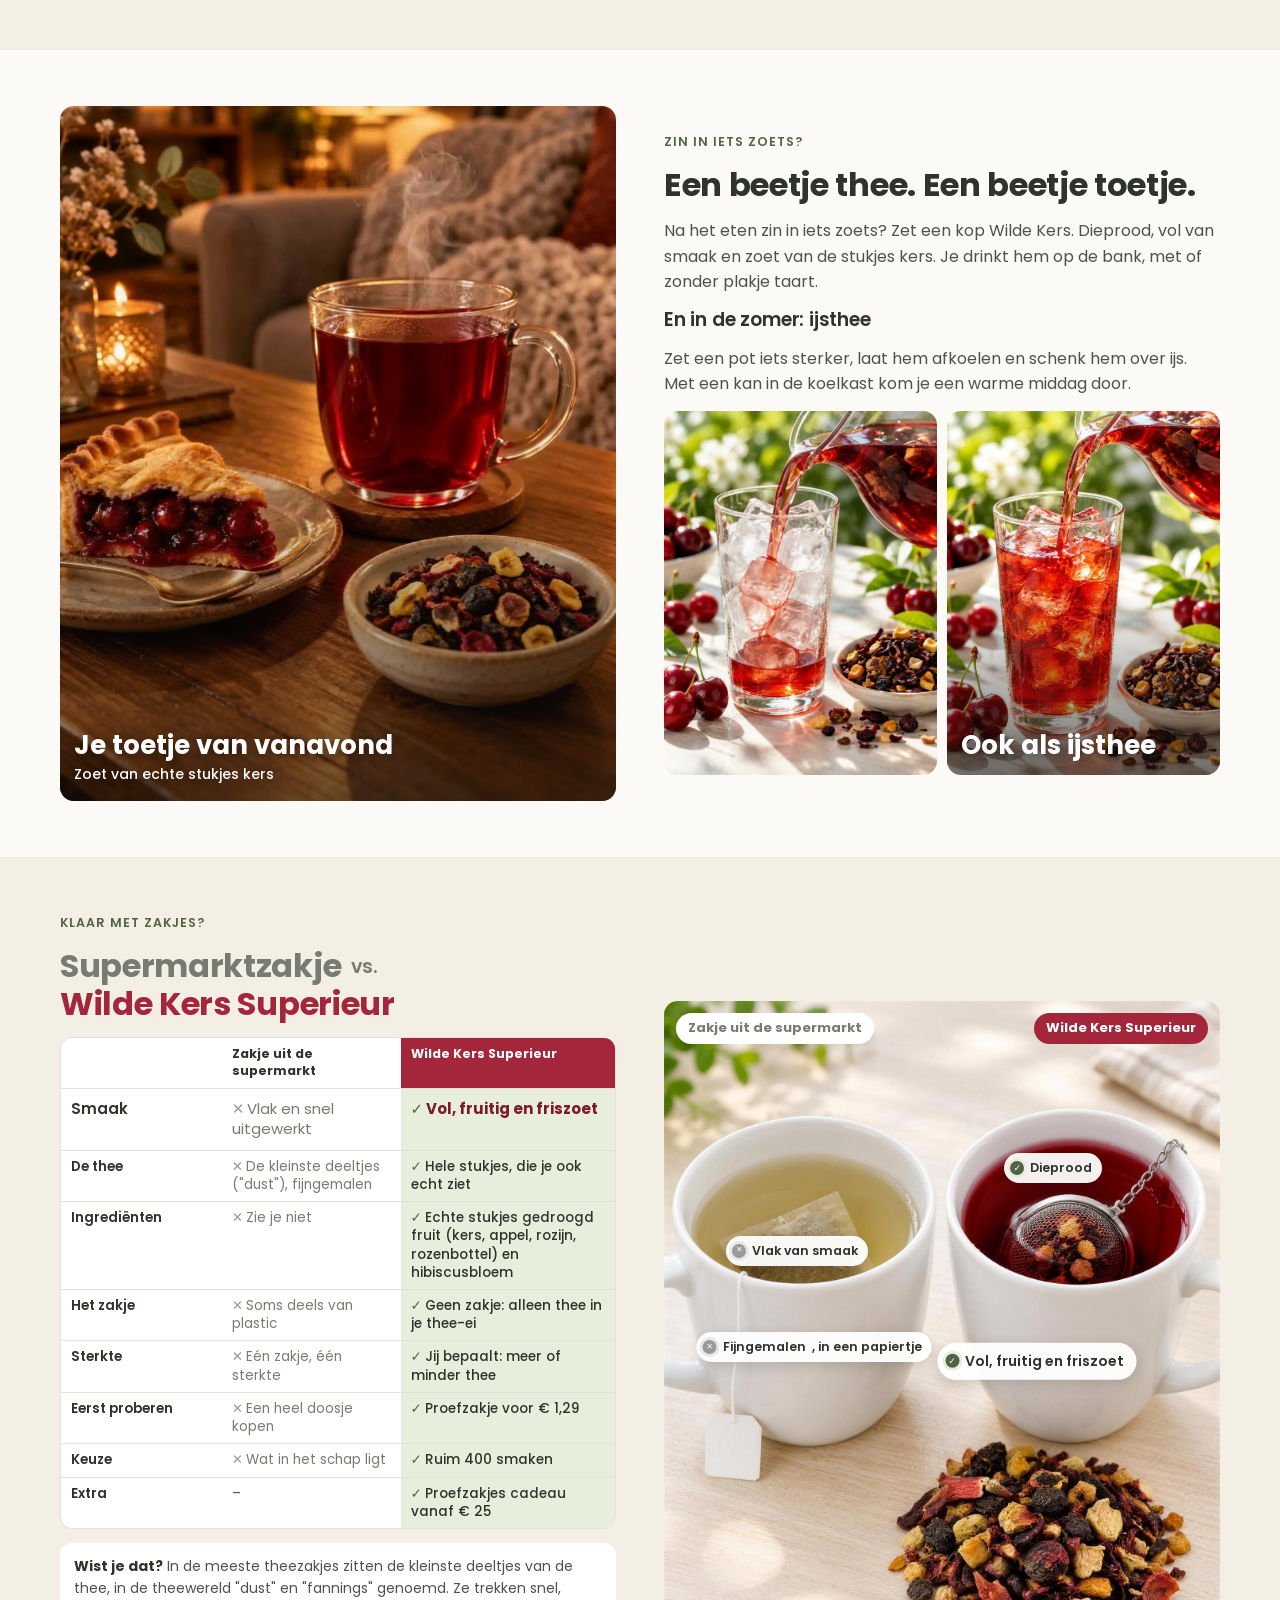
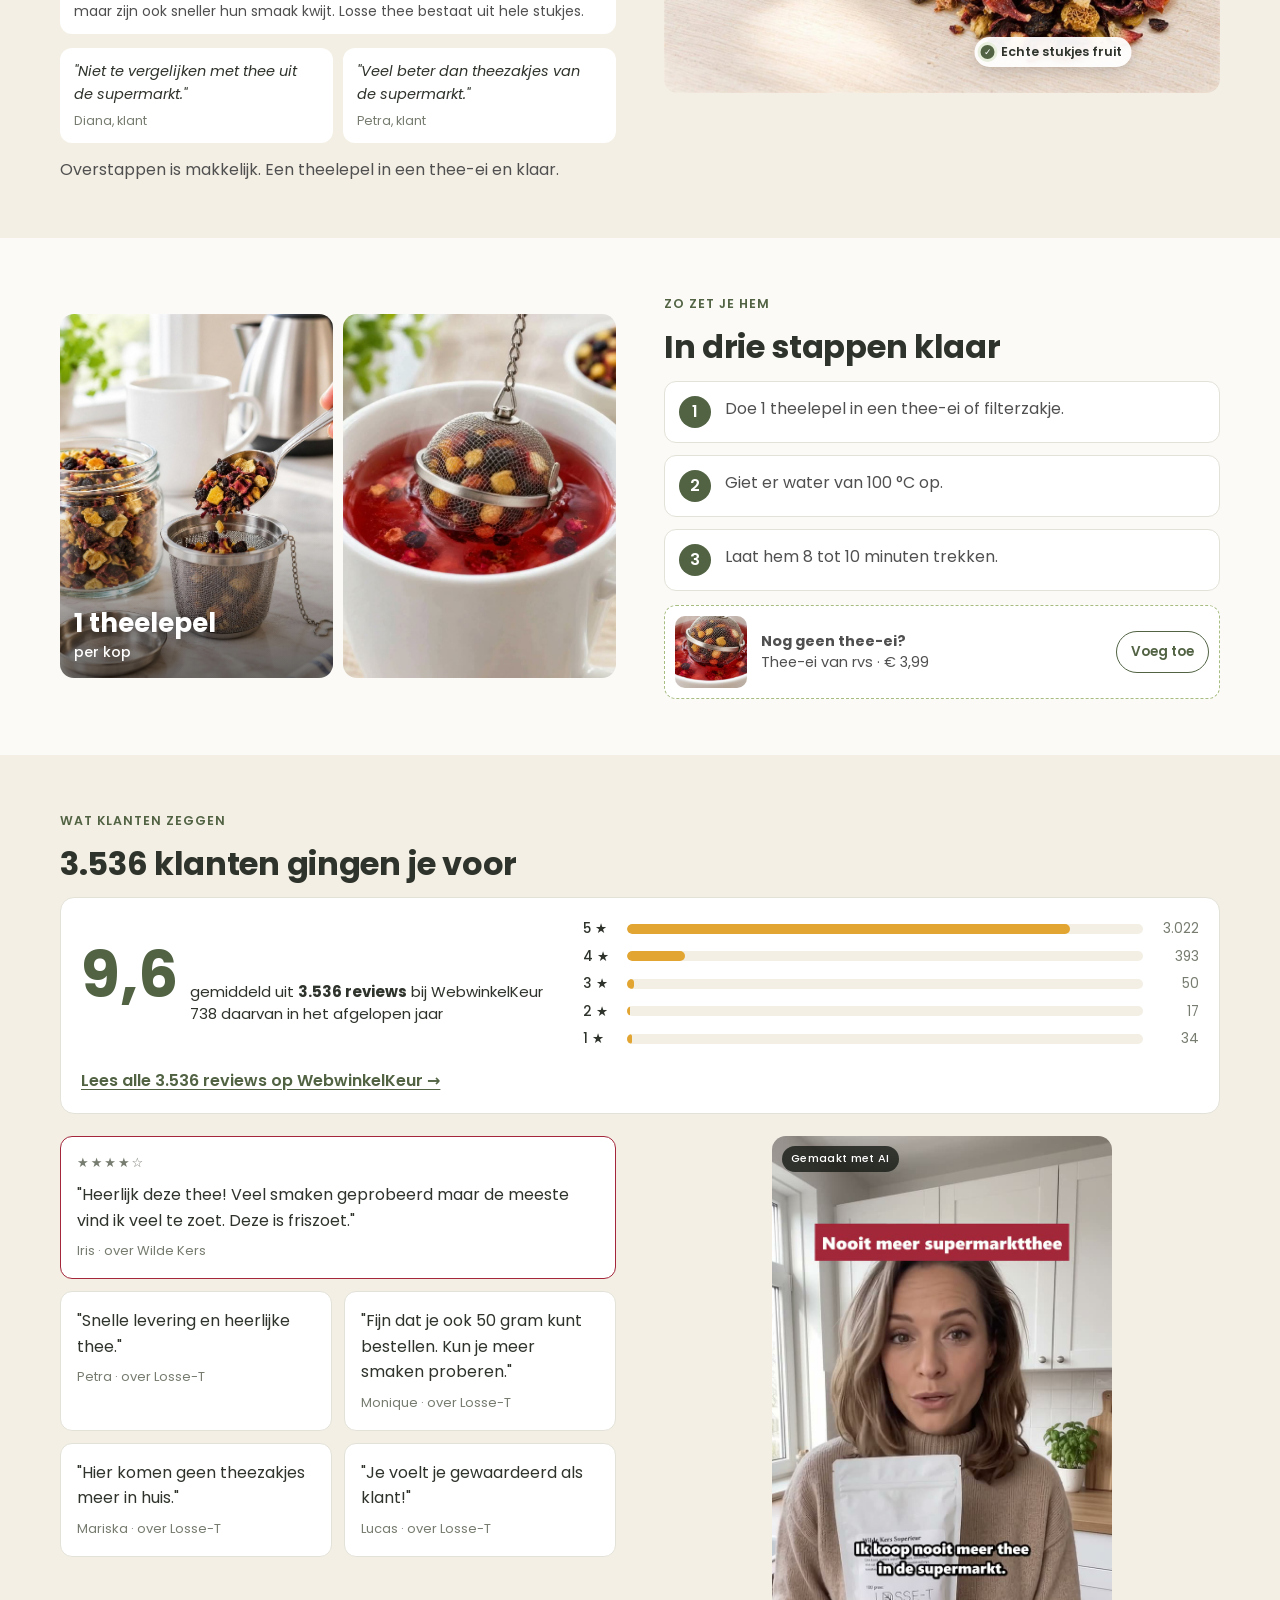
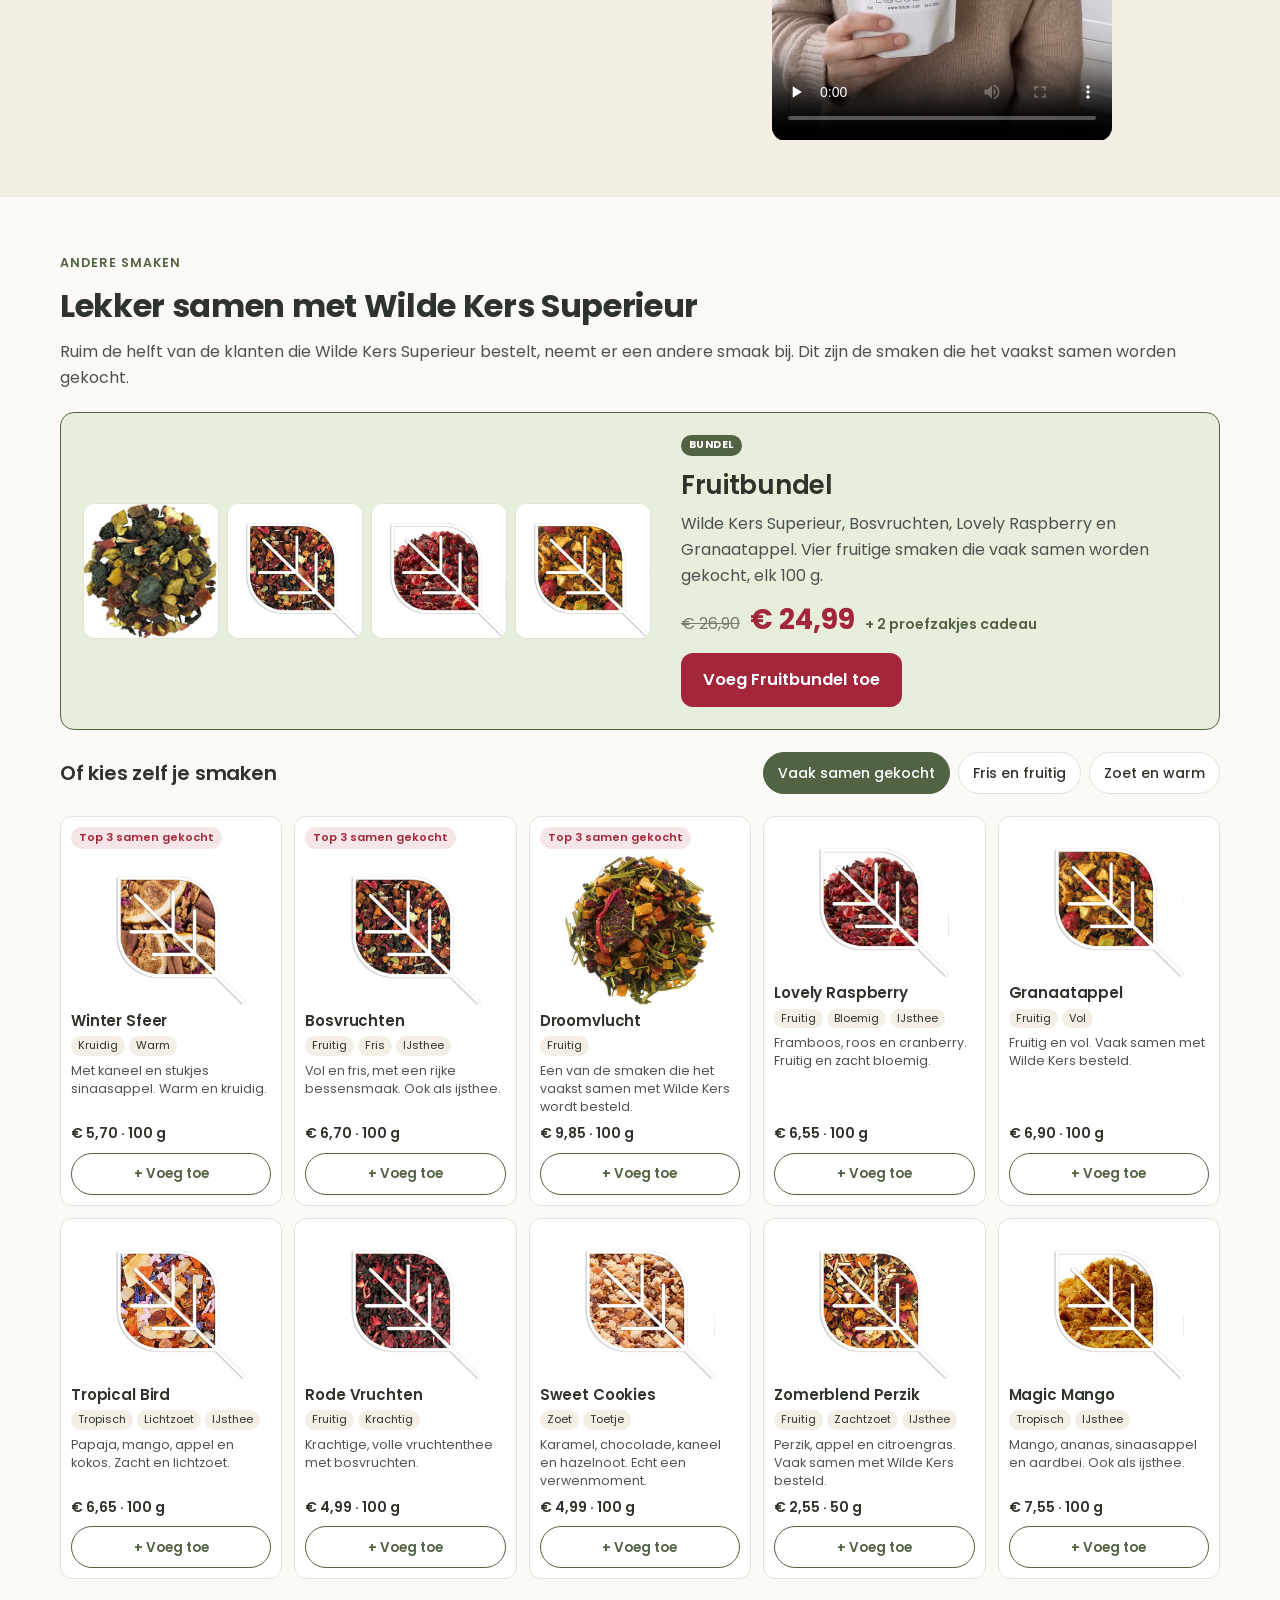
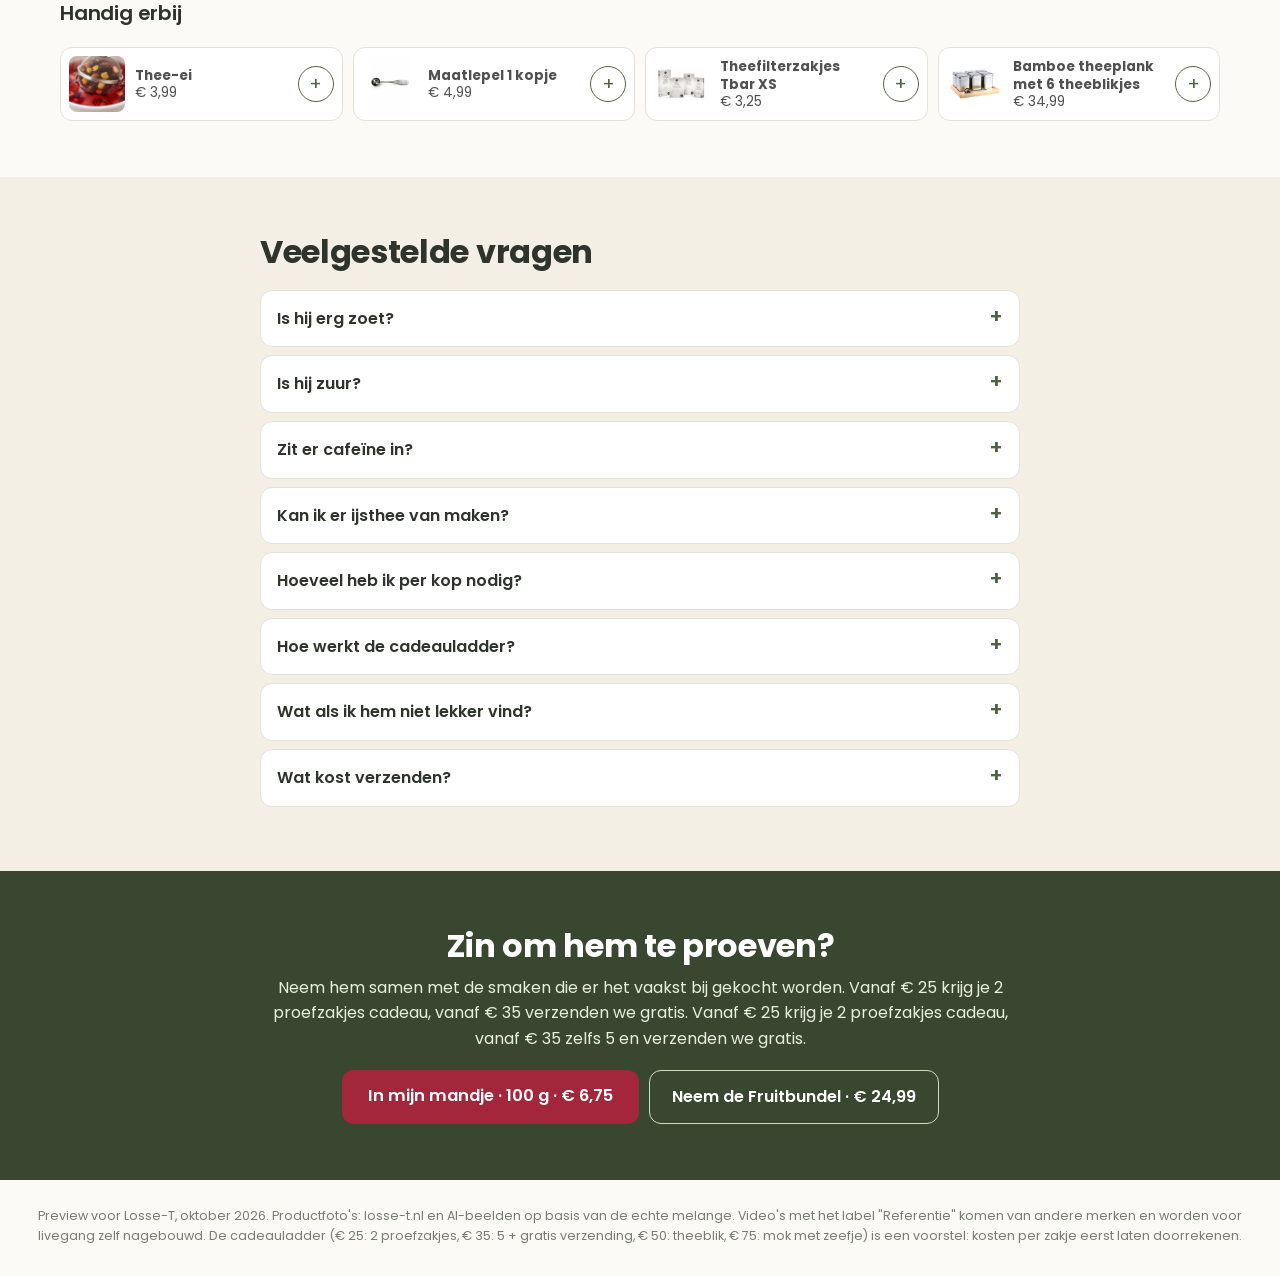
<file: wilde-kers/index.html>
<!DOCTYPE html>
<meta name="robots" content="noindex,nofollow">
<meta name="viewport" content="width=device-width, initial-scale=1">
<meta charset="utf-8">
<title>Wilde Kers Superieur Salespagina</title>
<meta name="claude:viewport-fit-sides" content="cover">
<link rel="preconnect" href="https://fonts.googleapis.com">
<link rel="stylesheet" href="https://fonts.googleapis.com/css2?family=Poppins:wght@400;500;600;700&display=swap">
<style>
/* Layout: webshop-PDP van Losse-T, mobiel eerst. Header met menu, dealbalk, galerij + koopblok, verhaal-secties, mix-sectie, mandje als zijpaneel, sticky koopbalk op mobiel.
   Bewust één licht thema (de webshop zelf is licht), alle kleuren expliciet. */
:root{
  color-scheme:light;
  --bg:#fbfaf6; --paper:#ffffff; --cream:#f3efe4; --sage:#a7bd82; --sage-soft:#e7eedb;
  --forest:#526344; --forest-deep:#3a4730; --ink:#2e332b; --text:#505050; --muted:#767c6f; --line:#e3e2d8;
  --cherry:#a3263a; --cherry-deep:#7d1a2b; --cherry-soft:#f7e6e8; --gold:#e3a531;
  --ff:"Poppins",system-ui,-apple-system,"Segoe UI",sans-serif;
  --r:14px;
}
*{box-sizing:border-box}
body{margin:0;background:var(--bg);color:var(--text);font-family:var(--ff);font-size:16px;line-height:1.6;-webkit-font-smoothing:antialiased}
body::before{content:"";position:fixed;inset:0 0 auto;height:env(safe-area-inset-top,0px);z-index:60;background:var(--paper)}
img,video{max-width:100%;display:block}
h1,h2,h3{color:var(--ink);line-height:1.2;margin:0;text-wrap:balance;letter-spacing:-.01em}
h2{font-size:clamp(24px,4.4vw,32px);font-weight:700}
h3{font-size:19px;font-weight:600}
p{margin:0}
a{color:var(--forest)}
button{font:inherit;cursor:pointer}
:focus-visible{outline:3px solid var(--sage);outline-offset:2px;border-radius:6px}
.gutter{padding-left:max(16px,env(safe-area-inset-left,0px));padding-right:max(16px,env(safe-area-inset-right,0px))}
.wrap{max-width:1160px;margin:0 auto}
.narrow{max-width:760px;margin:0 auto}

/* preview + header + menu */
.preview{background:#22281e;color:#d9e2cc;font-size:12px;text-align:center;padding-block:6px}
.top{position:sticky;top:env(safe-area-inset-top,0px);z-index:40;background:#fafafa;border-bottom:1px solid #e6e6e6}
.top .bar1{display:grid;grid-template-columns:1fr auto 1fr;align-items:center;gap:12px;height:76px}
.h-left,.h-right{display:flex;align-items:center;gap:10px;min-width:0}
.h-right{justify-content:flex-end}
.logo{display:block;line-height:0}
.logo img{width:clamp(130px,22vw,200px);height:auto}
.iconbtn{display:grid;place-items:center;width:44px;height:44px;border-radius:12px;border:1px solid var(--line);background:var(--paper);color:var(--ink)}
.iconbtn.plain{border:0;background:none;color:#3d3d3d}
.search{display:none;align-items:center;gap:10px;width:min(100%,340px);height:42px;border:1px solid #cfcfcf;border-radius:6px;background:#fff;padding:0 12px;color:#6b6b6b}
.search input{border:0;outline:0;font:inherit;font-size:15px;width:100%;background:none;color:var(--ink)}
.ks{display:none;color:#3d3d3d;text-decoration:none;font-size:15px}
.cartbtn{position:relative}
.cartbtn .n{position:absolute;top:2px;right:0;background:var(--cherry);color:#fff;border-radius:999px;font-size:11px;min-width:18px;height:18px;display:grid;place-items:center;padding:0 5px}
.menu{display:none;border-top:1px solid #e6e6e6;background:#fafafa}
.menu ul{list-style:none;margin:0 auto;padding:0;display:flex;flex-wrap:nowrap;justify-content:center;gap:0;overflow-x:auto;scrollbar-width:none}
.menu ul::-webkit-scrollbar{display:none}
.menu a{display:block;padding:12px clamp(5px,.75vw,12px);font-size:clamp(12.5px,1vw,15px);font-weight:400;color:#3d3d3d;text-decoration:none;white-space:nowrap}
.menu a:hover{color:var(--forest)}
.menu a[aria-current="page"]{color:var(--forest);font-weight:500}
@media(min-width:1080px){.menu{display:block}#menuBtn{display:none}.search{display:flex}.ks{display:inline}}
.mnav{position:fixed;inset:0;z-index:70;background:rgba(20,24,18,.4);display:none}
.mnav.open{display:block}
.mnav .panel{position:absolute;inset:0 auto 0 0;width:min(86vw,340px);background:var(--paper);padding:calc(16px + env(safe-area-inset-top,0px)) 16px 24px max(16px,env(safe-area-inset-left,0px));overflow:auto;display:flex;flex-direction:column;gap:6px}
.mnav .panel a{padding:12px 10px;border-bottom:1px solid var(--line);color:var(--ink);text-decoration:none;font-weight:500}
.mnav .panel a[aria-current="page"]{color:var(--forest);font-weight:700}
.deal{background:var(--cherry);color:#fff;padding-block:9px 8px}
.dealrow{display:grid;grid-template-columns:auto 1fr;align-items:center;gap:6px 22px}
.dtext{display:flex;align-items:center;gap:8px;font-size:14px;font-weight:600;white-space:nowrap}
.dbar{position:relative;height:8px;border-radius:99px;background:rgba(255,255,255,.28);margin-bottom:30px;margin-right:30px}
.dbar i{position:absolute;inset:0;border-radius:99px;background:#fff;transform:scaleX(0);transform-origin:left;transition:transform .45s ease-out}
.dbar em{position:absolute;top:-3px;transform:translateX(-50%);font-style:normal;font-size:11px;line-height:1.15;white-space:nowrap;text-align:center;color:rgba(255,255,255,.85)}
.dbar em::before{content:"";display:block;width:14px;height:14px;margin:0 auto 4px;border-radius:50%;background:var(--cherry);border:2px solid rgba(255,255,255,.7)}
.dbar em b{display:block;font-weight:700;color:#fff;font-size:11.5px}
#m75{transform:translateX(-80%)}#m75::before{margin-left:auto;margin-right:12%}
.dbar em.done::before{background:#fff;border-color:#fff}
@media(max-width:760px){.deal{padding-block:5px 6px}.dealrow{grid-template-columns:1fr;gap:4px}.dtext{justify-content:center;font-size:12.5px}.dtext svg{width:13px;height:13px}.dbar{height:3px;margin:0}.dbar em{display:none}}
.crumbs{font-size:13px;color:var(--muted);padding-top:14px}
.crumbs a{color:var(--muted);text-decoration:none}

/* hero */
.hero{display:grid;gap:22px;padding-block:12px 8px}
@media(min-width:900px){.hero{grid-template-columns:1.1fr 1fr;gap:44px;padding-block:20px 16px;align-items:start}}
.gallery{display:flex;flex-direction:column;gap:10px;min-width:0}
.stage{position:relative;aspect-ratio:4/5;border-radius:var(--r);overflow:hidden;background:var(--cream)}
.stage img,.stage video{width:100%;height:100%;object-fit:cover}
.thumbs{display:grid;grid-template-columns:repeat(5,1fr);gap:8px}
.thumbs button{position:relative;aspect-ratio:1;border:2px solid transparent;border-radius:10px;overflow:hidden;padding:0;background:var(--cream)}
.thumbs button[aria-pressed="true"]{border-color:var(--forest)}
.thumbs img{width:100%;height:100%;object-fit:cover}
.thumbs .play{position:absolute;inset:auto 4px 4px auto;background:rgba(0,0,0,.6);color:#fff;border-radius:999px;width:20px;height:20px;display:grid;place-items:center;font-size:10px}

/* labels op foto's */
.pin{position:absolute;z-index:2;display:flex;align-items:center;gap:6px;background:rgba(255,255,255,.94);color:var(--ink);font-size:12.5px;font-weight:600;padding:5px 10px 5px 6px;border-radius:999px;box-shadow:0 4px 14px rgba(0,0,0,.14);white-space:nowrap;transform:translate(-50%,-50%)}
.pin::before{content:"";width:10px;height:10px;border-radius:50%;background:var(--cherry);box-shadow:0 0 0 3px var(--cherry-soft)}
.cap{position:absolute;z-index:2;left:14px;right:14px;bottom:14px;color:#fff;text-shadow:0 2px 12px rgba(0,0,0,.45)}
.cap b{display:block;font-size:clamp(20px,3.6vw,26px);line-height:1.15;font-weight:700}
.cap span{font-size:14px;font-weight:500}
.shade::after{content:"";position:absolute;inset:auto 0 0 0;height:50%;background:linear-gradient(to top,rgba(20,16,12,.62),transparent);z-index:1;pointer-events:none}
.ref{position:absolute;left:10px;top:10px;background:rgba(20,24,18,.78);color:#fff;font-size:11px;font-weight:500;letter-spacing:.03em;padding:4px 9px;border-radius:999px;z-index:3}
.vslabel{position:absolute;top:12px;z-index:2;background:rgba(255,255,255,.94);color:var(--ink);font-size:13px;font-weight:700;padding:5px 12px;border-radius:999px}

.buy{display:flex;flex-direction:column;gap:16px;min-width:0;scroll-margin-top:132px}
.badge{align-self:flex-start;background:var(--cherry);color:#fff;font-size:12.5px;font-weight:600;letter-spacing:.04em;text-transform:uppercase;padding:5px 12px;border-radius:999px}
.buy h1{font-size:clamp(34px,7vw,48px);font-weight:700}
.sub{font-size:17px;color:var(--ink)}
.rating{display:flex;flex-wrap:wrap;align-items:center;gap:6px 12px;font-size:14px}
.stars{color:var(--gold);letter-spacing:2px}
.stock{color:var(--forest);font-weight:500;display:flex;align-items:center;gap:6px}
.dot{width:8px;height:8px;border-radius:50%;background:#4f9a3c}
fieldset{border:0;margin:0;padding:0}
legend{font-size:14px;font-weight:600;color:var(--ink);margin-bottom:8px}
.sizes{display:grid;grid-template-columns:repeat(auto-fill,minmax(98px,1fr));gap:8px}
.sizes label{position:relative;display:flex;flex-direction:column;gap:1px;border:1.5px solid var(--line);border-radius:12px;padding:10px 10px 9px;background:var(--paper);cursor:pointer;min-height:58px}
.sizes input{position:absolute;opacity:0;pointer-events:none}
.sizes .w{font-weight:600;color:var(--ink);font-size:14.5px}
.sizes .p{font-size:13.5px;font-variant-numeric:tabular-nums}
.sizes .pp{font-size:11.5px;color:var(--forest);font-weight:600}
.sizes .tag{position:absolute;top:-9px;right:8px;background:var(--forest);color:#fff;font-size:10.5px;font-weight:600;padding:1px 7px;border-radius:999px}
.sizes label:has(input:checked){border-color:var(--forest);background:var(--sage-soft);box-shadow:inset 0 0 0 1px var(--forest)}
.sizes label:has(input:focus-visible){outline:3px solid var(--sage);outline-offset:2px}
.nudge{font-size:13.5px;background:var(--cream);border-radius:10px;padding:9px 12px;display:flex;justify-content:space-between;align-items:center;gap:10px}
.nudge button{border:0;background:none;color:var(--forest);font-weight:600;text-decoration:underline;padding:0;font-size:13.5px;flex:none}
.accs{display:flex;flex-direction:column;gap:6px}
.acc{display:flex;align-items:center;gap:10px;border:1px solid var(--line);border-radius:10px;padding:6px 10px 6px 6px;background:var(--paper);cursor:pointer}
.acc:has(input:checked){border-color:var(--forest);background:var(--sage-soft)}
.acc img{width:42px;height:42px;border-radius:8px;object-fit:cover;flex:none;background:#fff}
.acc span{flex:1;min-width:0;font-size:14px;line-height:1.3}
.acc small{display:block;color:var(--muted);font-size:12px}
.acc input{width:22px;height:22px;accent-color:var(--forest);flex:none}
.addon{display:flex;align-items:center;gap:12px;border:1.5px dashed var(--sage);border-radius:12px;padding:8px 12px 8px 8px;background:var(--paper);cursor:pointer}
.addon img{width:56px;height:56px;border-radius:9px;object-fit:cover;flex:none}
.addon .t{flex:1;min-width:0;font-size:14.5px;line-height:1.35}
.addon small{display:block;color:var(--muted);font-size:12.5px}
.addon input{width:22px;height:22px;accent-color:var(--forest);flex:none}
.row{display:flex;gap:10px;align-items:stretch}
.qty{display:flex;align-items:center;border:1.5px solid var(--line);border-radius:12px;background:var(--paper)}
.qty button{width:42px;height:54px;border:0;background:none;font-size:20px;color:var(--ink)}
.qty output{min-width:22px;text-align:center;font-weight:600;font-variant-numeric:tabular-nums}
.cta{flex:1;display:flex;align-items:center;justify-content:center;gap:10px;min-height:54px;border:0;border-radius:12px;background:var(--cherry);color:#fff;font-weight:600;font-size:16.5px;transition:background .2s}
.cta:hover{background:var(--cherry-deep)}
.cta .amt{font-variant-numeric:tabular-nums;opacity:.9;font-weight:500}
.trylink{font-size:14.5px;text-align:center}
.trylink button{background:none;border:0;color:var(--forest);text-decoration:underline;text-underline-offset:3px;font-weight:500;padding:4px}
.dealbox{border:1px solid var(--line);background:var(--paper);border-radius:12px;padding:10px 12px 8px;display:flex;flex-direction:column;gap:7px;font-size:13.5px}
.dealbox .head{color:var(--cherry-deep);font-weight:600}
.bar{height:7px;border-radius:99px;background:var(--cream);overflow:hidden}
.bar i{display:block;height:100%;width:100%;transform:scaleX(0);transform-origin:left;background:linear-gradient(90deg,var(--cherry),var(--cherry-deep));transition:transform .35s ease-out}
.steps3{display:grid;grid-template-columns:repeat(4,1fr);gap:8px}
.st span img{width:26px;height:26px;border-radius:6px;object-fit:cover;display:block;margin-bottom:3px}
.st{display:flex;flex-direction:column;gap:2px;font-size:12px;line-height:1.3;color:var(--muted)}
.st i{display:block;height:6px;border-radius:99px;background:var(--cream);overflow:hidden;margin-bottom:5px}
.st i b{display:block;height:100%;width:100%;transform:scaleX(0);transform-origin:left;background:var(--cherry);transition:transform .35s ease-out}
.st strong{font-size:13px;color:var(--ink)}
.st.done strong{color:var(--cherry-deep)}
.st.done strong::after{content:" ✓"}
.perks{list-style:none;margin:0;padding:0;display:grid;gap:4px;font-size:13.5px}
.perks li{display:flex;gap:8px;align-items:center}
.perks li::before{content:"";width:16px;height:16px;border-radius:50%;border:2px solid var(--cherry);flex:none}
.perks li.done::before{background:var(--cherry) url("data:image/svg+xml,%3Csvg xmlns='http://www.w3.org/2000/svg' viewBox='0 0 16 16'%3E%3Cpath d='M4 8.5l2.5 2.5L12 5.5' fill='none' stroke='white' stroke-width='2'/%3E%3C/svg%3E") center/12px no-repeat}
.dealbox .hint button{background:none;border:0;padding:0;color:var(--cherry-deep);font-weight:600;text-decoration:underline;font-size:13.5px}
.combo{border:1.5px solid var(--forest);background:var(--sage-soft);border-radius:12px;padding:12px;display:flex;flex-direction:column;gap:10px}
.combo .ch b{display:block;color:var(--ink);font-size:14.5px}
.combo .ch span{font-size:12.5px;color:var(--text)}
.combo .ch .btag{color:#fff;font-size:10.5px}
.cimgs{display:flex;align-items:flex-start;gap:4px}
.cimgs figure{margin:0;display:flex;flex-direction:column;align-items:center;gap:3px;width:60px}
.cimgs figcaption{font-size:10.5px;line-height:1.15;text-align:center;color:var(--ink)}
.btag{display:inline-block;background:var(--forest);color:#fff;font-size:10.5px;font-weight:700;letter-spacing:.05em;text-transform:uppercase;padding:2px 8px;border-radius:999px;margin-bottom:4px}
.cimgs img{width:54px;height:54px;object-fit:contain;background:#fff;border-radius:10px;border:1px solid var(--line)}
.cimgs i{font-style:normal;color:var(--forest);font-weight:700;margin-top:18px}
.cfoot{display:flex;align-items:center;justify-content:space-between;gap:10px}
.cfoot span{font-size:14px;color:var(--ink);line-height:1.3}
.cfoot s{color:var(--muted);font-size:13px}
.cfoot .bp{color:var(--cherry);font-size:17px}
.cfoot small{display:block;font-size:12px;color:var(--forest)}
.cfoot button{border:0;background:var(--forest);color:#fff;border-radius:10px;padding:0 16px;min-height:46px;font-weight:600;flex:none}
.cfoot button.added{background:var(--cherry)}
.mini{display:flex;flex-direction:column;gap:8px;min-width:0}
.mini-h{display:flex;align-items:baseline;justify-content:space-between;font-size:14px;color:var(--ink)}
.mini-h button{background:none;border:0;padding:0;color:var(--forest);font-weight:600;font-size:13px;text-decoration:underline;text-underline-offset:3px}
.strip{display:flex;gap:8px;overflow-x:auto;scroll-snap-type:x mandatory;padding-bottom:6px;scrollbar-width:thin;-webkit-overflow-scrolling:touch}
.mc{flex:0 0 128px;scroll-snap-align:start;position:relative;background:var(--paper);border:1px solid var(--line);border-radius:12px;padding:6px 6px 8px;display:flex;flex-direction:column;gap:3px}
.mc img{width:100%;aspect-ratio:1;object-fit:contain;border-radius:8px;background:#fff}
.mc .nm{font-size:12.5px;font-weight:600;color:var(--ink);line-height:1.25;min-height:2.5em}
.mc .pr{font-size:12px;font-variant-numeric:tabular-nums}
.mc button{position:absolute;top:6px;right:6px;width:32px;height:32px;border-radius:50%;border:0;background:var(--forest);color:#fff;font-size:19px;line-height:1;display:grid;place-items:center;box-shadow:0 2px 8px rgba(0,0,0,.18)}
.mc button.added{background:var(--cherry)}
.mc .k{position:absolute;left:10px;top:10px;font-size:10px;font-weight:600;color:var(--cherry);background:var(--cherry-soft);padding:1px 6px;border-radius:999px}
.trust{list-style:none;margin:0;padding:0;display:grid;gap:8px;font-size:14px}
.trust li{display:flex;align-items:center;gap:10px}
.trust svg{flex:none;color:var(--forest)}

.chips{display:flex;flex-wrap:wrap;gap:8px;padding-block:14px 6px}
html{scroll-behavior:smooth}
.sec{scroll-margin-top:150px}
.chips a{text-decoration:none;color:var(--ink);background:var(--paper);border:1.5px solid var(--line);border-radius:999px;padding:9px 16px;font-size:14.5px;font-weight:500;min-height:44px;display:inline-flex;align-items:center}
.chips a:hover{border-color:var(--forest)}

/* secties */
.sec{padding-block:56px}
.sec.alt{background:var(--cream)}
.split{display:grid;gap:26px;align-items:center}
@media(min-width:860px){.split{grid-template-columns:1fr 1fr;gap:48px}.split.flip>.media,.split.flip>.duo{order:2}}
.copy{display:flex;flex-direction:column;gap:14px;min-width:0}
.eyebrow{font-size:12.5px;font-weight:600;letter-spacing:.08em;text-transform:uppercase;color:var(--forest)}
.media{position:relative;border-radius:var(--r);overflow:hidden;background:var(--paper)}
.media img,.media video{width:100%;height:100%;object-fit:cover;aspect-ratio:4/5}
.duo{display:grid;grid-template-columns:1fr 1fr;gap:10px}
.duo .media img,.duo .media video{aspect-ratio:3/4}
.small{font-size:13px;color:var(--muted)}
.quote{background:var(--paper);border-radius:12px;padding:14px 16px;font-style:italic;color:var(--ink)}
.quote cite{display:block;font-style:normal;font-size:13px;color:var(--muted);margin-top:4px}
.taste{display:grid;gap:10px;max-width:360px}
.taste div{display:grid;grid-template-columns:72px 1fr;align-items:center;gap:10px;font-size:14px;font-weight:500;color:var(--ink)}
.pips{display:flex;gap:5px}
.pips i{width:100%;height:9px;border-radius:99px;background:var(--line)}
.pips i.on{background:var(--cherry)}
#zakjes .split{align-items:center}
#zakjes .media{align-self:center}
#zakjes .media img{height:auto;aspect-ratio:auto}
.vslabel.no{background:#fff;color:var(--muted)}
.vslabel.yes{background:var(--cherry);color:#fff}
.pin.no::before{background:#9a9a9a;box-shadow:0 0 0 3px #e8e8e8;content:"✕";color:#fff;font-size:8px;display:grid;place-items:center;width:14px;height:14px}
.pin.big{font-size:14px;padding:7px 12px 7px 8px}
.pin.yes::before{background:var(--forest);box-shadow:0 0 0 3px var(--sage-soft);content:"✓";color:#fff;font-size:9px;display:grid;place-items:center;width:14px;height:14px}
@media(max-width:600px){.pin{font-size:11px;padding:3px 8px 3px 4px;gap:4px}.pin::before{width:8px;height:8px;box-shadow:0 0 0 2px var(--cherry-soft)}.pin.big{font-size:12px;padding:4px 9px 4px 5px}.pin.no::before,.pin.yes::before{width:12px;height:12px}.pin .dl{display:none}.vslabel{font-size:11px!important;padding:5px 9px!important;top:10px!important}}
.vt{display:grid;border:1px solid var(--line);border-radius:12px;overflow:hidden;background:var(--paper);font-size:14px}
.vr{display:grid;grid-template-columns:.9fr 1fr 1.2fr}
.vr>span{padding:7px 10px;border-top:1px solid var(--line);font-size:13.5px;line-height:1.35}
.vr>span:first-child{font-weight:600;color:var(--ink)}
.vh>span{border-top:0;font-weight:700;color:var(--ink);font-size:12.5px;padding-block:8px}
.vh>span:last-child{background:var(--cherry);color:#fff}
.vr>span:last-child{background:var(--sage-soft)}
.vh>span:last-child{background:var(--cherry)}
.vsh .them{color:var(--muted)}
.vsh em{font-style:normal;font-size:.6em;font-weight:600;color:var(--muted);vertical-align:.2em;margin:0 .15em}
.vsh .us{color:var(--cherry)}
.vr.big>span{font-size:15px;padding-block:10px}
.vr.big .v{font-weight:700;color:var(--cherry-deep)}
.vwist{background:var(--paper);border-radius:12px;padding:12px 14px;font-size:14px;color:var(--text)}
.vwist b{color:var(--ink)}
.vq{display:grid;grid-template-columns:1fr 1fr;gap:10px}
.vq p{background:var(--paper);border-radius:12px;padding:12px 14px;font-style:italic;color:var(--ink);font-size:14.5px}
.vq cite{display:block;font-style:normal;font-size:12.5px;color:var(--muted);margin-top:4px}
@media(max-width:480px){.vq{grid-template-columns:1fr}}
.x{color:var(--muted)}.x::before{content:"✕ ";color:#9a9a9a;font-weight:700}
.v{color:var(--ink);font-weight:500}.v::before{content:"✓ ";color:var(--forest);font-weight:700}
@media(max-width:480px){.vr{grid-template-columns:1fr 1fr}.vr>span:first-child{grid-column:1/-1;padding-bottom:0;border-top:1px solid var(--line)}.vr>span:not(:first-child){border-top:0}.vh>span:first-child{display:none}}
.vs{display:grid;grid-template-columns:1fr 1fr;gap:10px}
.vs div{background:var(--paper);border:1px solid var(--line);border-radius:12px;padding:14px;font-size:14.5px}
.vs div:last-child{border-color:var(--forest);background:var(--sage-soft)}
.vs b{display:block;color:var(--ink);margin-bottom:4px}
.steps{list-style:none;margin:0;padding:0;display:grid;gap:12px;counter-reset:s}
.steps li{display:flex;gap:14px;align-items:flex-start;background:var(--paper);border:1px solid var(--line);border-radius:12px;padding:14px;counter-increment:s}
.steps li::before{content:counter(s);flex:none;width:32px;height:32px;border-radius:50%;background:var(--forest);color:#fff;font-weight:600;display:grid;place-items:center}
.eggcard{display:flex;align-items:center;gap:14px;background:var(--paper);border:1.5px dashed var(--sage);border-radius:12px;padding:10px}
.eggcard img{width:72px;height:72px;border-radius:10px;object-fit:cover}
.eggcard div{flex:1;min-width:0;font-size:14.5px;line-height:1.4}
.eggcard button,.pc button{border:1.5px solid var(--forest);background:var(--paper);color:var(--forest);border-radius:999px;padding:6px 14px;font-weight:600;font-size:13.5px;min-height:42px;flex:none}
.eggcard button.added,.pc button.added{background:var(--forest);color:#fff}

/* reviews */
.score{display:flex;align-items:baseline;gap:12px;flex-wrap:wrap}
.score b{font-size:64px;color:var(--forest);line-height:1;font-weight:700}
.score span{font-size:15px;color:var(--ink);line-height:1.45}
.proof{display:grid;gap:18px;background:var(--paper);border:1px solid var(--line);border-radius:var(--r);padding:20px}
@media(min-width:860px){.proof{grid-template-columns:auto 1fr;align-items:center;column-gap:40px}.proof .wwk{grid-column:1/-1}}
.dist{display:grid;gap:6px;min-width:0}
.dist div{display:grid;grid-template-columns:34px 1fr 46px;align-items:center;gap:10px;font-size:13.5px}
.dist span{color:var(--ink);font-weight:500}
.dist i{height:10px;border-radius:99px;background:var(--cream);position:relative;overflow:hidden}
.dist i::after{content:"";position:absolute;inset:0;width:var(--w);background:var(--gold);border-radius:99px}
.dist em{font-style:normal;text-align:right;font-variant-numeric:tabular-nums;color:var(--muted)}
.wwk{justify-self:start;font-weight:600;color:var(--forest);text-underline-offset:3px}
.reviews{display:grid;gap:12px}
@media(min-width:700px){.reviews{grid-template-columns:1fr 1fr}}
.rv{background:var(--paper);border:1px solid var(--line);border-radius:12px;padding:16px;display:flex;flex-direction:column;gap:8px}
.rv p{color:var(--ink)}
.rv span{font-size:13px;color:var(--muted)}
.rv.feature{grid-column:1/-1;border-color:var(--cherry)}
.ugc{display:grid;grid-template-columns:minmax(0,1fr);gap:10px;max-width:340px;margin-inline:auto}
.ugc .media video{aspect-ratio:9/16}

/* mix */
.filters{display:flex;flex-wrap:wrap;gap:8px}
.filters button{border:1.5px solid var(--line);background:var(--paper);color:var(--ink);border-radius:999px;padding:8px 14px;font-size:14px;font-weight:500;min-height:42px}
.filters button[aria-pressed="true"]{background:var(--forest);border-color:var(--forest);color:#fff}
.mix{display:grid;gap:12px;grid-template-columns:repeat(2,minmax(0,1fr))}
@media(min-width:760px){.mix{grid-template-columns:repeat(3,1fr)}}
@media(min-width:1040px){.mix{grid-template-columns:repeat(4,1fr)}}
.pc{background:var(--paper);border:1px solid var(--line);border-radius:12px;padding:10px;display:flex;flex-direction:column;gap:6px;min-width:0}
.pc img{width:100%;aspect-ratio:1;object-fit:contain;background:#fff;border-radius:10px}
.pc h3{font-size:15px;line-height:1.3}
.pc p{font-size:12.5px;line-height:1.45}
.pc .foot{display:flex;flex-direction:column;align-items:stretch;gap:8px;margin-top:auto}
.pc .price{font-weight:600;color:var(--ink);font-variant-numeric:tabular-nums;font-size:14px}
.pc .kers{align-self:flex-start;font-size:11px;font-weight:600;color:var(--cherry);background:var(--cherry-soft);padding:2px 8px;border-radius:999px}
.mixbar{position:relative;display:flex;flex-wrap:wrap;align-items:center;justify-content:space-between;gap:10px;background:var(--forest-deep);color:#e9efdf;border-radius:12px;padding:14px 16px;font-size:14.5px}
.mixbar b{color:#fff}

.feat{display:grid;gap:18px;background:var(--sage-soft);border:1.5px solid var(--forest);border-radius:var(--r);padding:16px;align-items:center}
@media(min-width:860px){.feat{grid-template-columns:1.1fr 1fr;padding:22px;gap:30px}}
.fimgs{display:grid;grid-template-columns:repeat(4,1fr);gap:8px}
.fimgs img{width:100%;aspect-ratio:1;object-fit:contain;background:#fff;border-radius:12px;border:1px solid var(--line)}
.ftxt{display:flex;flex-direction:column;gap:10px}
.ftxt .btag{align-self:flex-start}
.ftxt h3{font-size:26px}
.fprice{display:flex;align-items:baseline;gap:10px;flex-wrap:wrap}
.fprice s{color:var(--muted)}
.fprice b{font-size:28px;color:var(--cherry)}
.fprice span{font-size:14px;color:var(--forest);font-weight:600}
.mixhead{display:flex;flex-wrap:wrap;align-items:center;justify-content:space-between;gap:10px}
.mixhead h3{font-size:20px}
.mix{grid-template-columns:repeat(2,minmax(0,1fr))!important}
@media(min-width:700px){.mix{grid-template-columns:repeat(3,minmax(0,1fr))!important}}
@media(min-width:1000px){.mix{grid-template-columns:repeat(5,minmax(0,1fr))!important}}
.pc img{max-height:150px;margin:0 auto}
.pc{transition:opacity .2s}
.pc.dim{opacity:.4}
.pc .chips2{display:flex;flex-wrap:wrap;gap:4px}
.pc .chips2 i{font-style:normal;font-size:11px;background:var(--cream);color:var(--ink);padding:1px 7px;border-radius:999px}
.accrow{display:grid;grid-template-columns:repeat(2,minmax(0,1fr));gap:10px}
@media(min-width:860px){.accrow{grid-template-columns:repeat(4,1fr)}}
.ac{display:flex;align-items:center;gap:10px;background:var(--paper);border:1px solid var(--line);border-radius:12px;padding:8px}
.ac img{width:56px;height:56px;object-fit:contain;background:#fff;border-radius:8px;flex:none}
.ac span{flex:1;min-width:0;font-size:13.5px;line-height:1.3}
.ac button{border:1.5px solid var(--forest);background:var(--paper);color:var(--forest);border-radius:999px;width:36px;height:36px;font-size:18px;flex:none}
.ac button.added{background:var(--forest);color:#fff}
.tr{display:flex;flex-direction:column;gap:6px;font-size:14px}
.faq details{background:var(--paper);border:1px solid var(--line);border-radius:12px;padding:0 16px;margin-bottom:8px}
.faq summary{cursor:pointer;font-weight:600;color:var(--ink);padding:15px 0;list-style:none;display:flex;justify-content:space-between;gap:12px}
.faq summary::-webkit-details-marker{display:none}
.faq summary::after{content:"+";font-size:20px;color:var(--forest);line-height:1}
.faq details[open] summary::after{content:"–"}
.faq details p{padding:0 0 16px}

.final{background:var(--forest-deep);color:#e9efdf;text-align:center}
.final h2{color:#fff}
.final .btns{display:flex;flex-wrap:wrap;gap:10px;justify-content:center;margin-top:18px}
.ghost{min-height:54px;border-radius:12px;border:1.5px solid #cfdcbd;background:transparent;color:#fff;font-weight:600;padding:0 22px}
footer{font-size:12.5px;color:var(--muted);padding-block:26px 110px;text-align:center}

/* sticky + mandje */
.sticky{position:fixed;left:0;right:0;bottom:0;z-index:35;background:var(--paper);border-top:1px solid var(--line);box-shadow:0 -6px 20px rgba(0,0,0,.06);padding-block:8px calc(8px + env(safe-area-inset-bottom,0px));transform:translateY(110%);transition:transform .25s ease-out}
.sticky.show{transform:none}
.sticky .wrap{display:flex;align-items:center;gap:12px}
.sticky .lbl{flex:1;min-width:0;font-size:13px;line-height:1.3}
.sticky .lbl b{display:block;color:var(--ink);font-size:15px}
.sticky .cta{flex:1;padding:0 18px;min-height:46px;font-size:15px}
@media(min-width:900px){.sticky{display:none}footer{padding-bottom:30px}}
.drawer{position:fixed;inset:0;z-index:80;background:rgba(20,24,18,.4);display:none}
.drawer.open{display:block}
.drawer .panel{position:absolute;inset:0 0 0 auto;width:min(92vw,400px);background:var(--paper);display:flex;flex-direction:column;padding:calc(16px + env(safe-area-inset-top,0px)) max(16px,env(safe-area-inset-right,0px)) calc(16px + env(safe-area-inset-bottom,0px)) 16px;gap:14px}
.drawer .ph{display:flex;align-items:center;justify-content:space-between}
.lines{list-style:none;margin:0;padding:0;overflow:auto;flex:1;display:flex;flex-direction:column;gap:10px}
.lines li{display:flex;justify-content:space-between;gap:10px;font-size:14.5px;border-bottom:1px solid var(--line);padding-bottom:8px}
.lines li.gift{color:var(--cherry-deep);font-weight:500}
.lines .empty{color:var(--muted);border:0}
.ups{max-height:38vh;overflow:auto}
.ups h4{margin:0 0 6px;font-size:14px;color:var(--ink)}
.ups .u{display:flex;align-items:center;gap:10px;padding:6px 0;border-top:1px solid var(--line);font-size:13.5px}
.ups .u img{width:42px;height:42px;object-fit:contain;border-radius:8px;background:#fff;flex:none}
.ups .u span{flex:1;min-width:0;line-height:1.3}
.ups .u button{border:1.5px solid var(--forest);background:var(--paper);color:var(--forest);border-radius:999px;padding:4px 12px;font-weight:600;font-size:13px;min-height:36px}
.ups .u button.added{background:var(--forest);color:#fff}
.tot{display:flex;justify-content:space-between;font-weight:700;color:var(--ink);font-size:16px}
.toast{position:fixed;left:50%;bottom:calc(88px + env(safe-area-inset-bottom,0px));transform:translate(-50%,20px);background:var(--ink);color:#fff;padding:10px 16px;border-radius:10px;font-size:14px;opacity:0;pointer-events:none;transition:.2s ease-out;z-index:90;max-width:calc(100% - 32px)}
.toast.on{opacity:1;transform:translate(-50%,0)}
@media(prefers-reduced-motion:reduce){*{transition:none!important;animation:none!important}}
</style>


<header class="top">
  <div class="gutter"><div class="wrap bar1">
    <div class="h-left">
      <button class="iconbtn plain" id="menuBtn" type="button" aria-label="Menu openen" aria-controls="mnav" aria-expanded="false"><svg width="22" height="22" viewBox="0 0 24 24" fill="none" stroke="currentColor" stroke-width="1.6" aria-hidden="true"><path d="M4 7h16M4 12h16M4 17h16"/></svg></button>
      <label class="search"><svg width="18" height="18" viewBox="0 0 24 24" fill="none" stroke="currentColor" stroke-width="1.6" aria-hidden="true"><circle cx="11" cy="11" r="7"/><path d="M20 20l-4-4"/></svg><input type="search" id="q" placeholder="Zoeken" aria-label="Zoeken"></label>
    </div>
    <a class="logo" href="#top" aria-label="Losse-T"><img src="img/logo.png" alt="Losse-T" width="200" height="51"></a>
    <div class="h-right">
      <a class="ks" href="#">Klantenservice</a>
      <button class="iconbtn plain" type="button" aria-label="Account"><svg width="22" height="22" viewBox="0 0 24 24" fill="none" stroke="currentColor" stroke-width="1.5" aria-hidden="true"><circle cx="12" cy="8" r="4"/><path d="M4 21c1.2-4 4.4-6 8-6s6.8 2 8 6"/></svg></button>
      <button class="iconbtn plain cartbtn" type="button" id="cartBtn" aria-controls="drawer" aria-expanded="false" aria-label="Winkelmandje"><svg width="22" height="22" viewBox="0 0 24 24" fill="none" stroke="currentColor" stroke-width="1.5" aria-hidden="true"><path d="M6 7h12l-1 13H7z"/><path d="M9 7a3 3 0 0 1 6 0"/></svg><span class="n" id="cartCount">0</span><span id="cartTotal" hidden>€ 0,00</span></button>
    </div>
  </div></div>
  <nav class="menu gutter" aria-label="Hoofdmenu"><ul>
    <li><a href="#">Groene Thee</a></li><li><a href="#">Zwarte Thee</a></li><li><a href="#">Kruiden</a></li>
    <li><a href="#" aria-current="page">Vruchten Melanges</a></li><li><a href="#">Rooibos</a></li><li><a href="#">Witte Thee</a></li>
    <li><a href="#">Special Tea's</a></li><li><a href="#">Oolong</a></li><li><a href="#">Thee accessoires</a></li>
    <li><a href="#">Koffie &amp; Chocolade</a></li><li><a href="#">Cadeau's</a></li><li><a href="#">Nieuw</a></li>
  </ul></nav>
  <div class="deal gutter" aria-live="polite"><div class="wrap dealrow">
    <span class="dtext"><svg width="16" height="16" viewBox="0 0 24 24" fill="none" stroke="currentColor" stroke-width="2" aria-hidden="true"><rect x="4" y="9" width="16" height="11" rx="1.5"/><path d="M12 9v11M4 13h16M12 9c-2-4-6-4-6-1.5S10 9 12 9c2 0 6 .9 6-1.5S14 5 12 9"/></svg><span id="dealText">Nog € 25,00 tot 2 gratis proefzakjes</span></span>
    <div class="dbar" aria-hidden="true"><i id="dealFill"></i>
      <em id="m25" style="left:33.33%"><b>€ 25</b>2 proefzakjes</em>
      <em id="m35" style="left:46.67%"><b>€ 35</b>5 + gratis verz.</em>
      <em id="m50" style="left:66.67%"><b>€ 50</b>theeblik</em>
      <em id="m75" style="left:100%"><b>€ 75</b>mok</em>
    </div>
  </div></div>
</header>

<div class="mnav" id="mnav"><nav class="panel" aria-label="Menu">
  <button class="iconbtn" type="button" id="menuClose" aria-label="Menu sluiten" style="align-self:flex-end">✕</button>
  <a href="#">Groene Thee</a><a href="#">Zwarte Thee</a><a href="#">Kruiden</a><a href="#" aria-current="page">Vruchten Melanges</a><a href="#">Rooibos</a><a href="#">Witte Thee</a><a href="#">Special Tea's</a><a href="#">Oolong</a><a href="#">Thee accessoires</a><a href="#">Koffie &amp; Chocolade</a><a href="#">Cadeau's</a><a href="#">Nieuw</a>
</nav></div>

<main id="top">
  <section class="gutter">
    <div class="wrap crumbs"><a href="#">Home</a> › <a href="#">Vruchten Melanges</a> › Wilde Kers Superieur</div>
    <div class="wrap hero">
      <div class="gallery">
        <div class="stage" id="stage"></div>
        <div class="thumbs" role="group" aria-label="Foto's en video">
          <button type="button" aria-pressed="true" data-i="0" aria-label="Wilde Kers Superieur"><img src="img/H01.jpg" alt=""></button>
          <button type="button" aria-pressed="false" data-i="1" aria-label="Zakje uit de supermarkt tegenover Wilde Kers"><img src="img/H10.jpg" alt=""></button>
          <button type="button" aria-pressed="false" data-i="2" aria-label="Video: je toetje van vanavond"><img src="vid/V3-stoom-taart.jpg" alt=""><span class="play" aria-hidden="true">▶</span></button>
          <button type="button" aria-pressed="false" data-i="3" aria-label="Video: thee-ei in de mok"><img src="vid/V2-thee-ei.jpg" alt=""><span class="play" aria-hidden="true">▶</span></button>
          <button type="button" aria-pressed="false" data-i="4" aria-label="Video: ook als ijsthee"><img src="vid/V1-ijsthee.jpg" alt=""><span class="play" aria-hidden="true">▶</span></button>
        </div>
      </div>

      <div class="buy">
        <span class="badge">Onze bestseller</span>
        <h1>Wilde Kers Superieur</h1>
        <p class="sub">Vruchtenthee met echte stukjes kers, appel en rozenbottel. Vol, fruitig en friszoet.</p>
        <div class="rating"><span class="stars" aria-hidden="true">★★★★★</span><a href="https://www.webwinkelkeur.nl/webshop/losse-t-nl_1214392" target="_blank" rel="noopener" style="color:inherit"><b>9,6</b> uit <b>3.536 reviews</b></a><span class="stock"><span class="dot"></span>Op voorraad · Direct leverbaar</span></div>

        <fieldset>
          <legend>Kies je formaat</legend>
          <div class="sizes" id="sizes">
            <label><input type="radio" name="size" value="1.29" data-name="Proefzakje"><span class="w">Proefzakje</span><span class="p">€ 1,29</span></label>
            <label><input type="radio" name="size" value="3.70" data-name="50 g"><span class="w">50 g</span><span class="p">€ 3,70</span></label>
            <label><input type="radio" name="size" value="6.75" data-name="100 g" checked><span class="w">100 g</span><span class="p">€ 6,75</span></label>
            <label><input type="radio" name="size" value="16.90" data-name="250 g"><span class="w">250 g</span><span class="p">€ 16,90</span></label>
            <label class="best"><input type="radio" name="size" value="50.65" data-name="1 kg" id="kilo"><span class="tag">Favoriet</span><span class="w">1 kg</span><span class="p">€ 50,65</span><span class="pp">€ 5,07 / 100 g</span></label>
          </div>
        </fieldset>
        <div class="nudge" id="nudge"><span>Vaste klanten nemen hem per kilo: <b>€ 5,07 per 100 g</b>.</span><button type="button" id="toKilo">Kies 1 kg</button></div>

        <fieldset class="accs">
          <legend>Maak het compleet</legend>
          <label class="acc"><img src="img/thee-ei.jpg" alt=""><span><b>Thee-ei</b> · € 3,99<small>Vullen, in je mok hangen, klaar</small></span><input type="checkbox" data-name="Thee-ei" data-price="3.99"></label>
          <label class="acc"><img src="img/u-lepel.jpg" alt=""><span><b>Maatlepel 1 kopje</b> · € 4,99<small>Altijd precies genoeg thee</small></span><input type="checkbox" data-name="Maatlepel 1 kopje" data-price="4.99"></label>
          <label class="acc"><img src="img/u-filters.jpg" alt=""><span><b>Theefilterzakjes</b> · € 3,25<small>Wegwerpfiltertjes voor één kop</small></span><input type="checkbox" data-name="Theefilterzakjes Tbar XS" data-price="3.25"></label>
        </fieldset>

        <div class="row">
          <div class="qty" aria-label="Aantal"><button type="button" id="minus" aria-label="Eén minder">−</button><output id="qty">1</output><button type="button" id="plus" aria-label="Eén meer">+</button></div>
          <button class="cta" type="button" id="addBtn">In mijn mandje <span class="amt" id="addAmt">€ 6,75</span></button>
        </div>

        <div class="combo">
          <div class="ch"><span class="btag">Bundel</span><b>Fruitbundel</b><span>Wilde Kers Superieur + 3 fruitige smaken die er vaak bij worden gekocht</span></div>
          <div class="cimgs"><figure><img src="img/losse-thee.jpg" alt=""><figcaption>Wilde Kers</figcaption></figure><i>+</i><figure><img src="img/m-bosvruchten-thee-114501579.jpg" alt=""><figcaption>Bosvruchten</figcaption></figure><i>+</i><figure><img src="img/m-lovely-raspberry.jpg" alt=""><figcaption>Lovely Raspberry</figcaption></figure><i>+</i><figure><img src="img/m-granaatappel.jpg" alt=""><figcaption>Granaatappel</figcaption></figure></div>
          <div class="cfoot"><span>4 × 100 g · <s>€ 26,90</s> <b class="bp">€ 24,99</b><small>+ 2 proefzakjes cadeau</small></span><button type="button" id="comboBtn">Voeg bundel toe</button></div>
        </div>

        <div class="mini">
          <div class="mini-h"><b>Andere smaken erbij</b><button type="button" id="toMix">Alle smaken ↓</button></div>
          <div class="strip" id="strip" role="list" aria-label="Andere smaken"></div>
        </div>

        <ul class="trust">
          <li><svg width="20" height="20" viewBox="0 0 24 24" fill="none" stroke="currentColor" stroke-width="1.8" aria-hidden="true"><path d="M3 7h11v9H3zM14 10h4l3 3v3h-7z"/><circle cx="7" cy="18" r="1.6"/><circle cx="17" cy="18" r="1.6"/></svg>Gratis verzending vanaf € 35 in Nederland</li>
          <li><svg width="20" height="20" viewBox="0 0 24 24" fill="none" stroke="currentColor" stroke-width="1.8" aria-hidden="true"><path d="M12 3l2.6 5.6 6 .7-4.5 4.1 1.2 6L12 16.8 6.7 19.4l1.2-6L3.4 9.3l6-.7z"/></svg>9,6 uit 3.536 reviews bij WebwinkelKeur</li>
          <li><svg width="20" height="20" viewBox="0 0 24 24" fill="none" stroke="currentColor" stroke-width="1.8" aria-hidden="true"><path d="M5 12l4 4 10-10"/></svg>Proefzakjes van andere smaken cadeau vanaf € 25</li>
        </ul>
      </div>
    </div>

    <nav class="wrap chips" aria-label="Over Wilde Kers">
      <a href="#erin">Ingrediënten</a>
      <a href="#smaak">Smaak</a>
      <a href="#zetten">Zo zet je hem</a>
      <a href="#reviews">Reviews</a>
      <a href="#mix">Andere smaken</a>
      <a href="#faq">Vragen</a>
    </nav>
  </section>

  <section class="sec gutter" id="erin">
    <div class="wrap split">
      <div class="media">
        <img src="img/H03.jpg" alt="De ingrediënten van Wilde Kers naast elkaar" loading="lazy">
        <span class="pin" style="left:14%;top:62%">Hibiscus</span>
        <span class="pin" style="left:24%;top:36%">Appel</span>
        <span class="pin" style="left:46%;top:62%">Wilde Kers</span>
        <span class="pin" style="left:66%;top:36%">Rozijn</span>
        <span class="pin" style="left:80%;top:62%">Rozenbottel</span>
        <span class="pin" style="left:88%;top:36%">Kers</span>
      </div>
      <div class="copy">
        <span class="eyebrow">Wat zit erin</span>
        <h2>Dit zit er in je glas</h2>
        <p>Hibiscus, appel, rozijnen, rozenbottel en stukjes kers. Open de zak en je ziet elk stukje terug. Eerlijk is eerlijk: in de stukjes kers zit een beetje suiker. Daar komt de zoete smaak vandaan.</p>
        <p class="small">Hibiscus, stukjes appel, rozijnen, rozebottel, stukjes kers (kersen, suiker, zonnebloemolie), natuurlijk aroma, aroma.</p>
      </div>
    </div>
  </section>

  <section class="sec alt gutter" id="smaak">
    <div class="wrap split flip">
      <div class="media shade"><img src="img/H02.jpg" alt="Bord met losse Wilde Kers en een glas thee" loading="lazy"><div class="cap"><b>"Deze is friszoet."</b><span>Iris, klant</span></div></div>
      <div class="copy">
        <span class="eyebrow">Zo smaakt hij</span>
        <h2>Vol, fruitig en een tikje fris</h2>
        <p>De kers proef je bij de eerste slok. De hibiscus geeft er een frisse rand aan. Vind je hem te fris? Laat hem iets korter trekken, of roer er een lepel honing door.</p>
        <div class="taste" aria-label="Smaakprofiel">
          <div>Zoet<span class="pips"><i class="on"></i><i class="on"></i><i class="on"></i><i></i><i></i></span></div>
          <div>Fruitig<span class="pips"><i class="on"></i><i class="on"></i><i class="on"></i><i class="on"></i><i class="on"></i></span></div>
          <div>Fris<span class="pips"><i class="on"></i><i class="on"></i><i></i><i></i><i></i></span></div>
        </div>
      </div>
    </div>
  </section>

  <section class="sec gutter" id="toetje">
    <div class="wrap split">
      <div class="media shade"><video src="vid/V3-stoom-taart.mp4" poster="vid/V3-stoom-taart.jpg" autoplay muted loop playsinline aria-label="Dampend glas Wilde Kers met kersentaart"></video><div class="cap"><b>Je toetje van vanavond</b><span>Zoet van echte stukjes kers</span></div></div>
      <div class="copy">
        <span class="eyebrow">Zin in iets zoets?</span>
        <h2>Een beetje thee. Een beetje toetje.</h2>
        <p>Na het eten zin in iets zoets? Zet een kop Wilde Kers. Dieprood, vol van smaak en zoet van de stukjes kers. Je drinkt hem op de bank, met of zonder plakje taart.</p>
        <h3>En in de zomer: ijsthee</h3>
        <p>Zet een pot iets sterker, laat hem afkoelen en schenk hem over ijs. Met een kan in de koelkast kom je een warme middag door.</p>
        <div class="duo">
          <div class="media"><video src="vid/V1-ijsthee.mp4" poster="vid/V1-ijsthee.jpg" autoplay muted loop playsinline aria-label="IJsthee met Wilde Kers inschenken"></video></div>
          <div class="media shade"><img src="img/H08.jpg" alt="IJsthee met Wilde Kers" loading="lazy"><div class="cap"><b>Ook als ijsthee</b></div></div>
        </div>
      </div>
    </div>
  </section>

  <section class="sec alt gutter" id="zakjes">
    <div class="wrap split flip">
      <div class="media"><img src="img/H10.jpg" alt="Mok met zakje naast een mok met Wilde Kers" loading="lazy"><span class="vslabel no" style="left:12px">Zakje uit de supermarkt</span><span class="vslabel yes" style="right:12px">Wilde Kers Superieur</span><span class="pin no" style="left:24%;top:36%">Vlak van smaak</span><span class="pin no" style="left:27%;top:50%">Fijngemalen<span class="dl">, in een papiertje</span></span><span class="pin yes" style="left:70%;top:24%">Dieprood</span><span class="pin yes big" style="left:67%;top:52%">Vol, fruitig en friszoet</span><span class="pin yes" style="left:70%;top:94%">Echte stukjes fruit</span></div>
      <div class="copy">
        <span class="eyebrow">Klaar met zakjes?</span>
        <h2 class="vsh"><span class="them">Supermarktzakje</span> <em>vs.</em> <span class="us">Wilde Kers Superieur</span></h2>
        <div class="vt" role="table" aria-label="Zakje uit de supermarkt tegenover Wilde Kers Superieur">
          <div class="vr vh" role="row"><span></span><span>Zakje uit de supermarkt</span><span>Wilde Kers Superieur</span></div>
          <div class="vr big" role="row"><span>Smaak</span><span class="x">Vlak en snel uitgewerkt</span><span class="v">Vol, fruitig en friszoet</span></div>
          <div class="vr" role="row"><span>De thee</span><span class="x">De kleinste deeltjes ("dust"), fijngemalen</span><span class="v">Hele stukjes, die je ook echt ziet</span></div>
          <div class="vr" role="row"><span>Ingrediënten</span><span class="x">Zie je niet</span><span class="v">Echte stukjes gedroogd fruit (kers, appel, rozijn, rozenbottel) en hibiscusbloem</span></div>
          <div class="vr" role="row"><span>Het zakje</span><span class="x">Soms deels van plastic</span><span class="v">Geen zakje: alleen thee in je thee-ei</span></div>
          <div class="vr" role="row"><span>Sterkte</span><span class="x">Eén zakje, één sterkte</span><span class="v">Jij bepaalt: meer of minder thee</span></div>
          <div class="vr" role="row"><span>Eerst proberen</span><span class="x">Een heel doosje kopen</span><span class="v">Proefzakje voor € 1,29</span></div>
          <div class="vr" role="row"><span>Keuze</span><span class="x">Wat in het schap ligt</span><span class="v">Ruim 400 smaken</span></div>
          <div class="vr" role="row"><span>Extra</span><span class="muted">–</span><span class="v">Proefzakjes cadeau vanaf € 25</span></div>
        </div>
        <p class="small vwist"><b>Wist je dat?</b> In de meeste theezakjes zitten de kleinste deeltjes van de thee, in de theewereld "dust" en "fannings" genoemd. Ze trekken snel, maar zijn ook sneller hun smaak kwijt. Losse thee bestaat uit hele stukjes.</p>
        <div class="vq">
          <p>"Niet te vergelijken met thee uit de supermarkt."<cite>Diana, klant</cite></p>
          <p>"Veel beter dan theezakjes van de supermarkt."<cite>Petra, klant</cite></p>
        </div>
        <p>Overstappen is makkelijk. Een theelepel in een thee-ei en klaar.</p>
      </div>
    </div>
  </section>

  <section class="sec gutter" id="zetten">
    <div class="wrap split">
      <div class="duo">
        <div class="media shade"><img src="img/H12.jpg" alt="Schep Wilde Kers in een thee-ei" loading="lazy"><div class="cap"><b>1 theelepel</b><span>per kop</span></div></div>
        <div class="media"><video src="vid/V2-thee-ei.mp4" poster="vid/V2-thee-ei.jpg" autoplay muted loop playsinline aria-label="Thee-ei met Wilde Kers in een mok"></video></div>
      </div>
      <div class="copy">
        <span class="eyebrow">Zo zet je hem</span>
        <h2>In drie stappen klaar</h2>
        <ol class="steps">
          <li>Doe 1 theelepel in een thee-ei of filterzakje.</li>
          <li>Giet er water van 100 °C op.</li>
          <li>Laat hem 8 tot 10 minuten trekken.</li>
        </ol>
        <div class="eggcard"><img src="img/thee-ei.jpg" alt="Thee-ei van rvs"><div><b>Nog geen thee-ei?</b><br>Thee-ei van rvs · € 3,99</div><button type="button" id="eggInline">Voeg toe</button></div>
      </div>
    </div>
  </section>

  <section class="sec alt gutter" id="reviews">
    <div class="wrap" style="display:flex;flex-direction:column;gap:22px">
      <div class="copy">
        <span class="eyebrow">Wat klanten zeggen</span>
        <h2>3.536 klanten gingen je voor</h2>
        <div class="proof">
          <div class="score"><b>9,6</b><span>gemiddeld uit <strong>3.536 reviews</strong> bij WebwinkelKeur<br>738 daarvan in het afgelopen jaar</span></div>
          <div class="dist" aria-label="Verdeling van de sterren">
            <div><span>5 ★</span><i style="--w:85.9%"></i><em>3.022</em></div>
            <div><span>4 ★</span><i style="--w:11.2%"></i><em>393</em></div>
            <div><span>3 ★</span><i style="--w:1.4%"></i><em>50</em></div>
            <div><span>2 ★</span><i style="--w:0.5%"></i><em>17</em></div>
            <div><span>1 ★</span><i style="--w:1%"></i><em>34</em></div>
          </div>
          <a class="wwk" href="https://www.webwinkelkeur.nl/webshop/losse-t-nl_1214392" target="_blank" rel="noopener">Lees alle 3.536 reviews op WebwinkelKeur →</a>
        </div>
      </div>
      <div class="split" style="align-items:start">
        <div class="reviews">
          <div class="rv feature"><span class="stars" aria-label="4 sterren">★★★★☆</span><p>"Heerlijk deze thee! Veel smaken geprobeerd maar de meeste vind ik veel te zoet. Deze is friszoet."</p><span>Iris · over Wilde Kers</span></div>
          <div class="rv"><p>"Snelle levering en heerlijke thee."</p><span>Petra · over Losse-T</span></div>
          <div class="rv"><p>"Fijn dat je ook 50 gram kunt bestellen. Kun je meer smaken proberen."</p><span>Monique · over Losse-T</span></div>
          <div class="rv"><p>"Hier komen geen theezakjes meer in huis."</p><span>Mariska · over Losse-T</span></div>
          <div class="rv"><p>"Je voelt je gewaardeerd als klant!"</p><span>Lucas · over Losse-T</span></div>
        </div>
        <div class="ugc">
          <div class="media"><span class="ref">Gemaakt met AI</span><video src="vid/ugc-wildekers.mp4" poster="vid/ugc-wildekers.jpg" controls playsinline preload="none" aria-label="Video: Wilde Kers Superieur tegenover een theezakje uit de supermarkt"></video></div>
        </div>
      </div>
    </div>
  </section>

  <section class="sec gutter" id="mix">
    <div class="wrap" style="display:flex;flex-direction:column;gap:22px">
      <div class="copy">
        <span class="eyebrow">Andere smaken</span>
        <h2>Lekker samen met Wilde Kers Superieur</h2>
        <p>Ruim de helft van de klanten die Wilde Kers Superieur bestelt, neemt er een andere smaak bij. Dit zijn de smaken die het vaakst samen worden gekocht.</p>
      </div>

      <div class="feat">
        <div class="fimgs"><img src="img/losse-thee.jpg" alt="Wilde Kers Superieur"><img src="img/m-bosvruchten-thee-114501579.jpg" alt="Bosvruchten"><img src="img/m-lovely-raspberry.jpg" alt="Lovely Raspberry"><img src="img/m-granaatappel.jpg" alt="Granaatappel"></div>
        <div class="ftxt">
          <span class="btag">Bundel</span>
          <h3>Fruitbundel</h3>
          <p>Wilde Kers Superieur, Bosvruchten, Lovely Raspberry en Granaatappel. Vier fruitige smaken die vaak samen worden gekocht, elk 100 g.</p>
          <div class="fprice"><s>€ 26,90</s> <b>€ 24,99</b><span>+ 2 proefzakjes cadeau</span></div>
          <button class="cta" type="button" id="comboMix" style="flex:none;align-self:flex-start;padding:0 22px">Voeg Fruitbundel toe</button>
        </div>
      </div>

      <div class="mixhead"><h3>Of kies zelf je smaken</h3>
        <div class="filters" role="group" aria-label="Filter smaken">
          <button type="button" aria-pressed="true" data-f="samen">Vaak samen gekocht</button>
          <button type="button" aria-pressed="false" data-f="fris">Fris en fruitig</button>
          <button type="button" aria-pressed="false" data-f="warm">Zoet en warm</button>
        </div>
      </div>
      <div class="mix" id="mixGrid"></div>

      <div class="mixhead"><h3>Handig erbij</h3></div>
      <div class="accrow" id="accRow"></div>
    </div>
  </section>

  <section class="sec alt gutter" id="faq">
    <div class="narrow faq">
      <h2 style="margin-bottom:18px">Veelgestelde vragen</h2>
      <details><summary>Is hij erg zoet?</summary><p>Fruitig-zoet, door de stukjes kers. Klanten noemen hem friszoet. In de kers zit een beetje suiker.</p></details>
      <details><summary>Is hij zuur?</summary><p>De hibiscus geeft een frisse rand. Laat hem korter trekken of doe er honing bij als je hem zachter wilt.</p></details>
      <details><summary>Zit er cafeïne in?</summary><p>Nee. Wilde Kers is vruchtenthee zonder theeblad, dus van nature cafeïnevrij. Ook 's avonds lekker.</p></details>
      <details><summary>Kan ik er ijsthee van maken?</summary><p>Ja. Zet hem iets sterker, laat hem afkoelen en schenk hem over ijs.</p></details>
      <details><summary>Hoeveel heb ik per kop nodig?</summary><p>Eén theelepel per kop, 8 tot 10 minuten laten trekken op 100 °C.</p></details>
      <details><summary>Hoe werkt de cadeauladder?</summary><p>Vanaf € 25 doen we 2 proefzakjes van andere smaken cadeau. Vanaf € 35 worden het er 5 en verzenden we gratis. Vanaf € 50 krijg je een theeblik om je thee in te bewaren, en vanaf € 75 ook een mok met zeefje.</p></details>
      <details><summary>Wat als ik hem niet lekker vind?</summary><p>Begin met een proefzakje van € 1,29. Dan weet je het zeker voordat je een grotere zak neemt.</p></details>
      <details><summary>Wat kost verzenden?</summary><p>Gratis vanaf € 35 in Nederland, anders € 4,95.</p></details>
    </div>
  </section>

  <section class="sec final gutter">
    <div class="narrow">
      <h2>Zin om hem te proeven?</h2>
      <p style="margin-top:10px">Neem hem samen met de smaken die er het vaakst bij gekocht worden. Vanaf € 25 krijg je 2 proefzakjes cadeau, vanaf € 35 verzenden we gratis. Vanaf € 25 krijg je 2 proefzakjes cadeau, vanaf € 35 zelfs 5 en verzenden we gratis.</p>
      <div class="btns"><button class="cta" type="button" data-final="6.75" style="flex:none;padding:0 26px">In mijn mandje · 100 g · € 6,75</button><button class="ghost" type="button" id="comboFinal">Neem de Fruitbundel · € 24,99</button></div>
    </div>
  </section>
</main>

<footer class="gutter">Preview voor Losse-T, oktober 2026. Productfoto's: losse-t.nl en AI-beelden op basis van de echte melange. Video's met het label "Referentie" komen van andere merken en worden voor livegang zelf nagebouwd. De cadeauladder (€ 25: 2 proefzakjes, € 35: 5 + gratis verzending, € 50: theeblik, € 75: mok met zeefje) is een voorstel: kosten per zakje eerst laten doorrekenen.</footer>

<div class="sticky gutter" id="sticky" aria-hidden="true">
  <div class="wrap">
    <button class="cta" type="button" id="stickyAdd">Bestel Wilde Kers Superieur</button>
  </div>
</div>

<div class="drawer" id="drawer" role="dialog" aria-modal="true" aria-label="Je mandje"><div class="panel">
  <div class="ph"><h3>Je mandje</h3><button class="iconbtn" type="button" id="drawerClose" aria-label="Mandje sluiten">✕</button></div>
  <ul class="lines" id="lines"></ul>
  <div class="ups"><h4>Vaak samen gekocht</h4><div id="drawerUps"></div></div>
  <div class="dealbox"><div class="head"><span id="drawerDeal">Nog € 25,00 tot 2 gratis proefzakjes</span></div><div class="bar"><i id="drawerBar"></i></div></div>
  <div class="tot"><span>Totaal</span><span id="drawerTot">€ 0,00</span></div>
  <button class="cta" type="button" style="flex:none">Afrekenen</button>
</div></div>
<div class="toast" id="toast" role="status"></div>

<script>
const $=s=>document.querySelector(s), $$=s=>[...document.querySelectorAll(s)];
const eur=v=>"€ "+v.toFixed(2).replace(".",",");
const FREE=35, EGG=3.99;
const lines=[]; let qty=1;

/* galerij met labels */
const SLIDES=[
 {img:"img/H01.jpg",alt:"Schep losse Wilde Kers met een glas rode thee",pins:[["Echte stukjes kers",34,64],["Appel en rozenbottel",56,84],["Dieprood door hibiscus",30,22]]},
 {img:"img/H10.jpg",alt:"Een zakje uit de supermarkt naast Wilde Kers",vs:true},
 {video:"vid/V3-stoom-taart.mp4",poster:"vid/V3-stoom-taart.jpg",cap:["Je toetje van vanavond","Zoet van echte stukjes kers"]},
 {video:"vid/V2-thee-ei.mp4",poster:"vid/V2-thee-ei.jpg",cap:["1 theelepel in een thee-ei","100 °C, 8 tot 10 minuten"]},
 {video:"vid/V1-ijsthee.mp4",poster:"vid/V1-ijsthee.jpg",cap:["Ook als ijsthee","Iets sterker zetten, afkoelen, over ijs"]}
];
function show(i){
  const s=SLIDES[i], st=$("#stage");
  if(s.video){ st.classList.add("shade"); st.innerHTML=`<video src="${s.video}" poster="${s.poster}" autoplay muted loop playsinline></video>`+(s.cap?`<div class="cap"><b>${s.cap[0]}</b><span>${s.cap[1]}</span></div>`:""); return; }
  st.classList.remove("shade");
  st.innerHTML=`<img src="${s.img}" alt="${s.alt}">`+(s.pins||[]).map(p=>`<span class="pin" style="left:${p[1]}%;top:${p[2]}%">${p[0]}</span>`).join("")+
    (s.vs?`<span class="vslabel no" style="left:12px">Zakje uit de supermarkt</span><span class="vslabel yes" style="right:12px">Wilde Kers Superieur</span><span class="pin no" style="left:24%;top:36%">Vlak van smaak</span><span class="pin no" style="left:27%;top:50%">Fijngemalen<span class="dl">, in een papiertje</span></span><span class="pin yes" style="left:70%;top:24%">Dieprood</span><span class="pin yes big" style="left:67%;top:52%">Vol, fruitig en friszoet</span><span class="pin yes" style="left:70%;top:94%">Echte stukjes fruit</span>`:"");
}
$$(".thumbs button").forEach(b=>b.onclick=()=>{ $$(".thumbs button").forEach(x=>x.setAttribute("aria-pressed","false")); b.setAttribute("aria-pressed","true"); show(+b.dataset.i); });
show(0);

/* mix-grid */
const MIX=[
 {n:"Winter Sfeer",t:["Kruidig","Warm"],p:5.70,img:"img/m-winter-sfeer.jpg",d:"Met kaneel en stukjes sinaasappel. Warm en kruidig.",f:["top","samen","warm"]},
 {n:"Bosvruchten",t:["Fruitig","Fris","IJsthee"],p:6.70,img:"img/m-bosvruchten-thee-114501579.jpg",d:"Vol en fris, met een rijke bessensmaak. Ook als ijsthee.",f:["top","samen","fris"]},
 {n:"Droomvlucht",t:["Fruitig"],p:9.85,img:"img/m-droomvlucht.jpg",d:"Een van de smaken die het vaakst samen met Wilde Kers wordt besteld.",f:["top","samen"]},
 {n:"Lovely Raspberry",t:["Fruitig","Bloemig","IJsthee"],p:6.55,img:"img/m-lovely-raspberry.jpg",d:"Framboos, roos en cranberry. Fruitig en zacht bloemig.",f:["samen","fris"]},
 {n:"Granaatappel",t:["Fruitig","Vol"],p:6.90,img:"img/m-granaatappel.jpg",d:"Fruitig en vol. Vaak samen met Wilde Kers besteld.",f:["samen","fris"]},
 {n:"Tropical Bird",t:["Tropisch","Lichtzoet","IJsthee"],p:6.65,img:"img/m-tropical-bird-thee-vruchtenthee.jpg",d:"Papaja, mango, appel en kokos. Zacht en lichtzoet.",f:["samen","fris"]},
 {n:"Rode Vruchten",t:["Fruitig","Krachtig"],p:4.99,img:"img/m-rode-vruchten.jpg",d:"Krachtige, volle vruchtenthee met bosvruchten.",f:["samen","fris"]},
 {n:"Sweet Cookies",t:["Zoet","Toetje"],p:4.99,img:"img/m-sweet-cookies.jpg",d:"Karamel, chocolade, kaneel en hazelnoot. Echt een verwenmoment.",f:["samen","warm"]},
 {n:"Zomerblend Perzik",t:["Fruitig","Zachtzoet","IJsthee"],p:2.55,u:"50 g",img:"img/m-zomerblend-perzik.jpg",d:"Perzik, appel en citroengras. Vaak samen met Wilde Kers besteld.",f:["samen","fris"]},
 {n:"Magic Mango",t:["Tropisch","IJsthee"],p:7.55,img:"img/m-magic-mango-thee.jpg",d:"Mango, ananas, sinaasappel en aardbei. Ook als ijsthee.",f:["samen","fris"]}
];
const SETS={samen:MIX,fris:[
 {"n": "Bosvruchten", "t": ["Fruitig", "Fris", "IJsthee"], "p": 6.7, "u": "100 g", "img": "img/m-bosvruchten-thee-114501579.jpg", "d": "Vol en fris, met een rijke bessensmaak. Ook als ijsthee.", "f": []},
 {"n": "Magic Mango", "t": ["Tropisch", "IJsthee"], "p": 7.55, "u": "100 g", "img": "img/m-magic-mango-thee.jpg", "d": "Mango, ananas, sinaasappel en aardbei. Ook als ijsthee.", "f": []},
 {"n": "Happy Fruit", "t": ["Fruitig"], "p": 6.0, "u": "100 g", "img": "img/m-happy-fruit-vruchten-thee.jpg", "d": "Een van de best verkochte thees van Losse-T.", "f": []},
 {"n": "Sunny Melon", "t": ["Fris", "Munt"], "p": 6.3, "u": "100 g", "img": "img/m-sunny-melon.jpg", "d": "Frisse vruchtenthee met meloen en pepermunt.", "f": []},
 {"n": "Hibiscus thee", "t": ["Fris", "Dieprood"], "p": 3.99, "u": "100 g", "img": "img/m-hibiscus-thee.jpg", "d": "Een van de best verkochte thees van Losse-T.", "f": []},
 {"n": "Rode Vruchten", "t": ["Fruitig", "Krachtig"], "p": 4.99, "u": "100 g", "img": "img/m-rode-vruchten.jpg", "d": "Een van de best verkochte thees van Losse-T.", "f": []},
 {"n": "Droom der Zuidzee", "t": ["Fruitig", "Tropisch"], "p": 4.5, "u": "100 g", "img": "img/m-droom-der-zuidzee.jpg", "d": "Een van de best verkochte thees van Losse-T.", "f": []},
 {"n": "Sweet Passion", "t": ["Fruitig", "Witte thee"], "p": 6.5, "u": "100 g", "img": "img/m-sweet-passion-thee-witte-thee.jpg", "d": "Witte thee met perzik, passievrucht en rozenblaadjes.", "f": []},
 {"n": "Kir Royal", "t": ["Fruitig"], "p": 8.4, "u": "100 g", "img": "img/m-kir-royal.jpg", "d": "Een van de best verkochte thees van Losse-T.", "f": []},
 {"n": "Fata Morgana", "t": ["Fruitig"], "p": 6.7, "u": "100 g", "img": "img/m-fata-morgana.jpg", "d": "Een van de best verkochte thees van Losse-T.", "f": []}
],warm:[
 {"n": "Sinaasappel Chai", "t": ["Kruidig", "Warm"], "p": 5.95, "u": "100 g", "img": "img/m-sinaasappel-chai.jpg", "d": "Een van de best verkochte thees van Losse-T.", "f": []},
 {"n": "Openhaard Romance", "t": ["Kruidig", "Warm"], "p": 6.5, "u": "100 g", "img": "img/m-openhaard-romance.jpg", "d": "Kruidige winterthee met kaneel.", "f": []},
 {"n": "Sterrenmix", "t": ["Zoet", "Kruidig"], "p": 7.8, "u": "100 g", "img": "img/m-sterrenmix.jpg", "d": "Een van de best verkochte thees van Losse-T.", "f": []},
 {"n": "Winter Sfeer", "t": ["Kruidig", "Warm"], "p": 5.7, "u": "100 g", "img": "img/m-winter-sfeer.jpg", "d": "Met kaneel en stukjes sinaasappel. Warm en kruidig.", "f": []},
 {"n": "Rooibos Vanille", "t": ["Zoet", "Rooibos"], "p": 6.05, "u": "100 g", "img": "img/m-rooibos-vanille.jpg", "d": "Een van de best verkochte thees van Losse-T.", "f": []},
 {"n": "Blueberry Muffin", "t": ["Zoet", "Toetje"], "p": 5.4, "u": "100 g", "img": "img/m-blueberry-muffin.jpg", "d": "Een van de best verkochte thees van Losse-T.", "f": []},
 {"n": "Sweet Cookies", "t": ["Zoet", "Toetje"], "p": 4.99, "u": "100 g", "img": "img/m-sweet-cookies.jpg", "d": "Karamel, chocolade, kaneel en hazelnoot. Echt een verwenmoment.", "f": []},
 {"n": "Oma's Appeltaart", "t": ["Zoet", "Toetje"], "p": 5.4, "u": "100 g", "img": "img/m-omas-appeltaart-thee.jpg", "d": "Een van de best verkochte thees van Losse-T.", "f": []},
 {"n": "Appelstrudel", "t": ["Zoet", "Toetje"], "p": 5.7, "u": "100 g", "img": "img/m-appelstrudel.jpg", "d": "Een van de best verkochte thees van Losse-T.", "f": []},
 {"n": "Hazelnoot Brownie", "t": ["Zoet", "Toetje"], "p": 6.05, "u": "100 g", "img": "img/m-hazelnoot-brownie.jpg", "d": "Zwarte thee met chocolade, cacao en hazelnoot.", "f": []}
]};
let curSet="samen";
const unitOf=m=>m.u||"100 g";
function renderGrid(){
  const list=SETS[curSet];
  $("#mixGrid").innerHTML=list.map((m,i)=>{ const done=lines.some(l=>l.label===m.n+" "+unitOf(m)); return `<article class="pc">
  ${(curSet==="samen"&&m.f.includes("top"))?'<span class="kers">Top 3 samen gekocht</span>':''}
  <img src="${m.img}" alt="${m.n}"><h3>${m.n}</h3><div class="chips2">${(m.t||[]).map(x=>`<i>${x}</i>`).join("")}</div><p>${m.d}</p>
  <div class="foot"><span class="price">${eur(m.p)} · ${unitOf(m)}</span><button type="button" data-set="${curSet}" data-idx="${i}" class="${done?"added":""}">${done?"✓ Toegevoegd":"+ Voeg toe"}</button></div></article>`; }).join("");
}
renderGrid();
$("#strip").innerHTML=MIX.map((m,i)=>`<div class="mc" role="listitem">${m.f.includes("top")?'<span class="k">top 3</span>':''}<img src="${m.img}" alt=""><span class="nm">${m.n}</span><span class="pr">${eur(m.p)} · ${unitOf(m)}</span><button type="button" data-mix="${i}" aria-label="${m.n} toevoegen">+</button></div>`).join("");
$$(".filters button").forEach(b=>b.onclick=()=>{ $$(".filters button").forEach(x=>x.setAttribute("aria-pressed","false")); b.setAttribute("aria-pressed","true"); curSet=b.dataset.f; renderGrid(); });
$("#mixGrid").addEventListener("click",e=>{ const b=e.target.closest("[data-set]"); if(!b)return; const m=SETS[b.dataset.set][+b.dataset.idx]; add(m.n+" "+unitOf(m),m.p); b.classList.add("added"); b.textContent="✓ Toegevoegd"; });

/* mandje */
const total=()=>lines.reduce((a,l)=>a+l.p,0);
const TIERS=[25,35,50,75];
function tierInfo(t){ const next=TIERS.find(x=>t<x); return {next, left: next? next-t : 0}; }
function nextMsg(t){ const b=lines.some(l=>l.label.startsWith("Fruitbundel")); let {next,left}=tierInfo(t); if(b&&next===25){ next=35; left=35-t; } if(!next) return "Alles binnen: 5 proefzakjes, gratis verzending, theeblik en mok";
  const what= next===25?"2 gratis proefzakjes": next===35?"5 proefzakjes en gratis verzending": next===50?"een gratis theeblik":"een gratis mok met zeefje"; return `Nog ${eur(left)} tot ${what}`; }
function render(){
  const t=total(), count=lines.reduce((a,l)=>a+l.q,0);
  $("#cartTotal").textContent=eur(t); $("#cartCount").textContent=count;
  const msg=nextMsg(t);
  ["#dealText","#drawerDeal"].forEach(s=>$(s).textContent=msg);
  $("#dealFill").style.transform=`scaleX(${Math.min(1,t/75)})`;
  $("#drawerBar").style.transform=`scaleX(${Math.min(1,t/75)})`;
  [25,35,50,75].forEach(x=>$("#m"+x).classList.toggle("done",t>=x||(x===25&&lines.some(l=>l.label.startsWith("Fruitbundel")))));
  const bundel=lines.some(l=>l.label.startsWith("Fruitbundel"));
  const n= t>=35?5: (t>=25||bundel)?2:0;
  const g= n? [`<li class="gift"><span>${n} proefzakjes cadeau</span><span>€ 0,00</span></li>`] : [];
  if(t>=35) g.push('<li class="gift"><span>Verzending</span><span>gratis</span></li>');
  if(t>=50) g.push('<li class="gift"><span>Theeblik cadeau (vanaf € 50)</span><span>€ 0,00</span></li>');
  if(t>=75) g.push('<li class="gift"><span>Mok met zeefje cadeau (vanaf € 75)</span><span>€ 0,00</span></li>');
  $("#lines").innerHTML = lines.length ? lines.map(l=>`<li><span>${l.label}</span><span>${eur(l.p)}</span></li>`).join("")+g.join("") : '<li class="empty">Je mandje is nog leeg.</li>';
  $("#drawerTot").textContent=eur(t);
  const inCart=n=>lines.some(l=>l.label===n);
  const UPS=[{n:"Thee-ei",p:3.99,img:"img/thee-ei.jpg"},{n:"Maatlepel 1 kopje",p:4.99,img:"img/u-lepel.jpg"},{n:"Permanentfilter Ornament RVS",p:6.99,img:"img/u-ornament.jpg"},{n:"Bamboe theeplank met 6 theeblikjes",p:34.99,img:"img/u-plank.jpg",d:"Voor wie graag mixt"}];
  const smaken=[0,1,2].map(i=>({i,...MIX[i]}));
  $("#drawerUps").innerHTML = smaken.map(u=>{ const done=inCart(u.n+" 100 g"); return `<div class="u"><img src="${u.img}" alt=""><span><b>${u.n}</b><br>${eur(u.p)} · 100 g</span><button type="button" data-mix="${u.i}" class="${done?"added":""}">${done?"✓":"+ Voeg toe"}</button></div>`; }).join("")
    + UPS.filter(u=>!inCart(u.n)).map(u=>`<div class="u"><img src="${u.img}" alt=""><span><b>${u.n}</b><br>${u.d?u.d+" · ":""}${eur(u.p)}</span><button type="button" data-acc="${u.n}" data-p="${u.p}">+ Voeg toe</button></div>`).join("");
}
let tt; function toast(t){ const el=$("#toast"); el.textContent=t; el.classList.add("on"); clearTimeout(tt); tt=setTimeout(()=>el.classList.remove("on"),2000); }
function add(label,p,q=1){ lines.push({label,p,q}); render(); toast(label+" toegevoegd · "+nextMsg(total()).toLowerCase()); }

const sizeEl=()=>$('input[name="size"]:checked');
const accSum=()=>$$(".acc input:checked").reduce((a,c)=>a+ +c.dataset.price,0);
function refreshAmt(){ $("#addAmt").textContent=eur(+sizeEl().value*qty+accSum()); $("#nudge").hidden = sizeEl().id==="kilo"; }
$$('input[name="size"]').forEach(r=>r.addEventListener("change",refreshAmt));
$$(".acc input").forEach(c=>c.addEventListener("change",refreshAmt));
$("#toKilo").onclick=()=>{ $("#kilo").checked=true; refreshAmt(); };
$("#plus").onclick=()=>{qty=Math.min(20,qty+1);$("#qty").textContent=qty;refreshAmt()};
$("#minus").onclick=()=>{qty=Math.max(1,qty-1);$("#qty").textContent=qty;refreshAmt()};
function addMain(){ const s=sizeEl(); add(qty+"× Wilde Kers Superieur "+s.dataset.name,+s.value*qty,qty); $$(".acc input:checked").forEach(c=>{ add(c.dataset.name,+c.dataset.price); c.checked=false; }); refreshAmt(); setTimeout(()=>panel($("#drawer"),$("#cartBtn"),true),350); }
const rm=matchMedia("(prefers-reduced-motion: reduce)").matches;
$("#addBtn").onclick=addMain; $("#stickyAdd").onclick=()=>document.querySelector(".buy").scrollIntoView({behavior:rm?"auto":"smooth",block:"start"});
$("#eggInline").onclick=e=>{ add("Thee-ei",EGG); e.target.textContent="Toegevoegd"; e.target.classList.add("added"); };
function addCombo(btn){ add("Fruitbundel (4 × 100 g)",24.99,4); setTimeout(()=>{ if(curSet==="samen"){ [1,3,4].forEach(i=>{ const c=$$("#mixGrid [data-idx]")[i]; if(c){c.classList.add("added");c.textContent="✓ In bundel";} }); } },0); [1,3,4].forEach(i=>$$(`[data-mix="${i}"]`).forEach(b=>{b.classList.add("added"); b.textContent=b.closest(".mc")?"✓":"✓ Toegevoegd";})); if(btn){btn.textContent="✓ Toegevoegd";btn.classList.add("added");} setTimeout(()=>panel($("#drawer"),$("#cartBtn"),true),350); }
$("#comboBtn").onclick=e=>addCombo(e.currentTarget); $("#comboFinal").onclick=e=>addCombo(e.currentTarget);
$("#toMix").onclick=()=>$("#mix").scrollIntoView({behavior:"smooth"});
function addMix(i){ const m=MIX[i]; add(m.n+" "+(m.u||"100 g"),m.p); if(curSet==="samen") renderGrid();
  $$(`[data-mix="${i}"]`).forEach(b=>{ b.classList.add("added"); b.textContent = b.closest(".mc") ? "✓" : "✓ Toegevoegd"; }); }
["#strip","#drawerUps"].forEach(sel=>$(sel).addEventListener("click",e=>{ const b=e.target.closest("[data-mix]"); if(b) addMix(+b.dataset.mix); const g=e.target.closest("[data-acc]"); if(g) add(g.dataset.acc,+g.dataset.p); }));
$$("[data-final]").forEach(b=>b.onclick=()=>add("1× Wilde Kers Superieur 100 g",+b.dataset.final));

/* panelen */
function panel(el,btn,open){ el.classList.toggle("open",open); btn&&btn.setAttribute("aria-expanded",open); }
$("#cartBtn").onclick=()=>panel($("#drawer"),$("#cartBtn"),true);
const ACC=[{n:"Thee-ei",p:3.99,img:"img/thee-ei.jpg"},{n:"Maatlepel 1 kopje",p:4.99,img:"img/u-lepel.jpg"},{n:"Theefilterzakjes Tbar XS",p:3.25,img:"img/u-filters.jpg"},{n:"Bamboe theeplank met 6 theeblikjes",p:34.99,img:"img/u-plank.jpg"}];
$("#accRow").innerHTML=ACC.map(a=>`<div class="ac"><img src="${a.img}" alt=""><span><b>${a.n}</b><br>${eur(a.p)}</span><button type="button" data-acc="${a.n}" data-p="${a.p}" aria-label="${a.n} toevoegen">+</button></div>`).join("");
$("#accRow").addEventListener("click",e=>{ const b=e.target.closest("[data-acc]"); if(!b)return; add(b.dataset.acc,+b.dataset.p); b.textContent="✓"; b.classList.add("added"); });
$("#comboMix").onclick=e=>addCombo(e.currentTarget);
$("#drawerClose").onclick=()=>panel($("#drawer"),$("#cartBtn"),false);
$("#drawer").onclick=e=>{ if(e.target.id==="drawer") panel($("#drawer"),$("#cartBtn"),false); };
$("#menuBtn").onclick=()=>panel($("#mnav"),$("#menuBtn"),true);
$("#menuClose").onclick=()=>panel($("#mnav"),$("#menuBtn"),false);
$("#mnav").onclick=e=>{ if(e.target.id==="mnav") panel($("#mnav"),$("#menuBtn"),false); };
document.addEventListener("keydown",e=>{ if(e.key==="Escape"){ panel($("#drawer"),$("#cartBtn"),false); panel($("#mnav"),$("#menuBtn"),false);} });

/* sticky balk + video's in beeld */
const sticky=$("#sticky");
new IntersectionObserver(([e])=>{ const show=!e.isIntersecting && e.boundingClientRect.top<0; sticky.classList.toggle("show",show); sticky.setAttribute("aria-hidden",!show); }).observe($("#addBtn"));
const vo=new IntersectionObserver(es=>es.forEach(e=>{const v=e.target; if(rm){v.pause();return} e.isIntersecting?v.play().catch(()=>{}):v.pause();}));
$$("video[autoplay]").forEach(v=>vo.observe(v));
refreshAmt(); render();
</script>
<!--uitleg--><style>
#ux-layer{position:absolute;left:0;top:0;width:0;height:0;z-index:2147483000;pointer-events:none}
#ux-layer *{box-sizing:border-box}
.ux-hl{position:absolute;border:2px dashed #e0313f;border-radius:10px;background:rgba(224,49,63,.04);pointer-events:none;transition:border-color .15s,background .15s}
.ux-hl.on{border-style:solid;border-width:3px;background:rgba(224,49,63,.08)}
.ux-pin{position:absolute;width:30px;height:30px;margin:-12px 0 0 -12px;border-radius:50%;background:#e0313f;color:#fff;font:700 14px/30px system-ui,-apple-system,"Segoe UI",sans-serif;text-align:center;border:2px solid #fff;box-shadow:0 2px 8px rgba(0,0,0,.3);cursor:pointer;pointer-events:auto;padding:0}
.ux-pin:hover,.ux-pin.on{background:#1f2a1a;transform:scale(1.12)}
.ux-svg{position:absolute;left:0;top:0;overflow:visible;pointer-events:none}
.ux-card{position:absolute;width:340px;background:#fff;color:#1f2a1a;border:2px solid #e0313f;border-radius:12px;padding:14px 16px 12px;box-shadow:0 14px 40px rgba(0,0,0,.25);font:14px/1.5 system-ui,-apple-system,"Segoe UI",sans-serif;text-align:left;pointer-events:auto}
.ux-card .nr{display:inline-grid;place-items:center;width:24px;height:24px;border-radius:50%;background:#e0313f;color:#fff;font-weight:700;font-size:12px;margin-right:8px;vertical-align:1px}
.ux-card h4{margin:0 0 6px;font-size:16px;font-weight:700}
.ux-card p{margin:0 0 8px}
.ux-card .wie{font-size:13px;color:#5a6452;border-top:1px solid #eee;padding-top:8px}
.ux-card .wie b{color:#e0313f;font-size:11px;letter-spacing:.05em;text-transform:uppercase;display:block}
.ux-card .nav{display:flex;justify-content:space-between;align-items:center;margin-top:10px;gap:8px}
.ux-card .nav button{font:600 13px system-ui,-apple-system,"Segoe UI",sans-serif;border:1px solid #1f2a1a;background:#fff;color:#1f2a1a;border-radius:999px;padding:6px 12px;cursor:pointer}
.ux-card .nav button:hover{background:#f3f3ee}
.ux-card .nav span{font-size:12px;color:#888}
.ux-card .x{position:absolute;top:6px;right:8px;border:0;background:none;font-size:18px;color:#888;cursor:pointer;line-height:1}
.ux-toggle{position:fixed;left:14px;bottom:14px;z-index:2147483001;font:700 14px system-ui,-apple-system,"Segoe UI",sans-serif;background:#1f2a1a;color:#fff;border:0;border-radius:999px;padding:11px 18px;cursor:pointer;box-shadow:0 4px 16px rgba(0,0,0,.25);display:flex;align-items:center;gap:8px}
.ux-toggle .i{display:inline-grid;place-items:center;width:18px;height:18px;border-radius:50%;background:#e0313f;color:#fff;font-size:12px}
.ux-toggle.on{background:#e0313f}
.ux-toggle.on .i{background:#fff;color:#e0313f}
@media (max-width:640px){.ux-card{width:calc(100vw - 24px)}}
</style><script>
(function(){
  var D = [{"sel": ".deal", "titel": "Cadeauladder", "tekst": "De rode balk vult zich terwijl het mandje groeit: € 25 twee proefzakjes, € 35 vijf plus gratis verzending, € 50 theeblik, € 75 mok met zeefje. Je ziet steeds hoeveel er nog nodig is.", "wie": "Iedereen. De gemiddelde bestelling is € 42: de balk trekt mensen net iets hoger."}, {"sel": "nav.menu", "titel": "Het echte Losse-T-menu", "tekst": "Bovenaan staat het menu van de winkel zelf. De pagina voelt als losse-t.nl, niet als een losse actiepagina.", "wie": "Vertrouwen voor wie via een advertentie binnenkomt."}, {"sel": "#stage", "titel": "Product groot in beeld", "tekst": "De thee zelf, groot, met labels op de foto: dieprood door hibiscus, echte stukjes kers, appel en rozenbottel. In 1 seconde zie je wat er verkocht wordt.", "wie": "Supermarkt-Upgrader (S3): wil zien dat dit geen gruis is."}, {"sel": ".thumbs", "titel": "Meer foto's en video", "tekst": "De zak, de losse thee, het toetje-moment, ijsthee en een video. Elke foto laat een ander voordeel zien.", "wie": "Iedereen die eerst wil kijken voordat hij koopt."}, {"sel": ".buy h1", "titel": "Naam en \"Onze bestseller\"", "tekst": "Producttitel met \"Onze bestseller\" erboven. Wilde Kers is nummer 1 in omzet (GA4).", "wie": "Smaakontdekker (S6): wil iets nieuws dat al bewezen lekker is."}, {"sel": ".buy .sub", "titel": "Smaak in één zin", "tekst": "Vruchtenthee met echte stukjes kers, appel en rozenbottel. Vol, fruitig en friszoet.", "wie": "Iedereen: je weet direct wat je krijgt."}, {"sel": ".rating", "titel": "Reviewcijfer en voorraad", "tekst": "9,6 uit 3.536 reviews en \"Op voorraad, direct leverbaar\", meteen onder de titel.", "wie": "Vertrouwen voordat iemand verder leest."}, {"sel": "#sizes", "titel": "Kies je formaat", "tekst": "Van proefzakje (€ 1,29) tot kilo. 100 gram staat standaard aan: nieuwe klanten kopen geen kilo. De kilo heet \"Favoriet\" omdat vaste klanten die nemen.", "wie": "Smaakontdekker (S6): het proefzakje haalt de angst voor een miskoop weg."}, {"sel": "#nudge", "titel": "Kilo voor vaste klanten", "tekst": "\"Vaste klanten nemen hem per kilo: € 5,07 per 100 g.\" 87% van de verkochte zakken Wilde Kers is 1 kg (GA4).", "wie": "Laat zien dat mensen terugkomen. Bewijs dat hij lekker is."}, {"sel": ".accs", "titel": "Maak het compleet", "tekst": "Thee-ei € 3,99, maatlepel € 4,99 en filterzakjes € 3,25. Alles wat je nodig hebt om losse thee te zetten.", "wie": "Wie nog nooit losse thee heeft gezet. Kleine upsell bij de knop."}, {"sel": "#addBtn", "titel": "Eén duidelijke knop", "tekst": "Aantal kiezen en \"In mijn mandje\" met de prijs erop. Na het klikken opent het mandje met \"Vaak samen gekocht\".", "wie": "Iedereen. Op mobiel moet het snel naar de koop."}, {"sel": ".combo", "titel": "Fruitbundel", "tekst": "Wilde Kers + Bosvruchten + Lovely Raspberry + Granaatappel: 4 × 100 g voor € 24,99 in plaats van € 26,90, plus 2 proefzakjes.", "wie": "Wie meer wil proberen. Tilt de bestelling van € 6,75 naar bijna € 25."}, {"sel": ".mini", "titel": "Andere smaken erbij", "tekst": "Een rij met smaken die klanten echt samen met Wilde Kers kopen (GA4), direct onder de knop.", "wie": "Ruim de helft van de Wilde Kers-kopers neemt een andere smaak mee."}, {"sel": ".trust", "titel": "Zekerheden", "tekst": "Gratis verzending vanaf € 35, 9,6 uit 3.536 reviews, proefzakjes vanaf € 25, afhalen in Deventer.", "wie": "Haalt de laatste twijfels weg vlak bij de knop."}, {"sel": ".chips", "titel": "Snelmenu", "tekst": "Knoppen naar de blokken: ingrediënten, smaak, zo zet je hem, reviews, andere smaken, vragen.", "wie": "Wie direct een antwoord zoekt in plaats van te scrollen."}, {"sel": "#erin .media", "titel": "Foto met ingrediënten", "tekst": "Losse thee met labels bij elk ingrediënt: hibiscus, appel, kers, rozijn, rozenbottel.", "wie": "Supermarkt-Upgrader (S3): je ziet elk stukje terug."}, {"sel": "#erin .copy", "titel": "Wat zit erin, eerlijk", "tekst": "De volledige ingrediëntenlijst, en eerlijk dat er suiker in de stukjes kers zit.", "wie": "Voorkomt teleurstelling en klachten over de zoetheid."}, {"sel": "#smaak .taste", "titel": "Smaakmeter", "tekst": "Zoet, fruitig en fris in balken. Plus de tip: te fris? Laat hem korter trekken.", "wie": "Smaakontdekker (S6): \"wat als ik hem niet lekker vind?\""}, {"sel": "#smaak .cap", "titel": "Klantcitaat op de foto", "tekst": "\"Deze is friszoet.\" Een echte klant beschrijft de smaak.", "wie": "Twijfelaars. Een klant zegt het, niet wij."}, {"sel": "#toetje .copy", "titel": "Een beetje thee, een beetje toetje", "tekst": "Wilde Kers als vervanging van iets zoets na het eten. Dieprood, vol van smaak.", "wie": "Zoete-Trek-Vervanger (S2). Geeft een vast moment, en zo een reden om terug te komen."}, {"sel": "#toetje .duo", "titel": "Ook als ijsthee", "tekst": "Dezelfde thee koud: zo is hij ook in de zomer te verkopen.", "wie": "Het hele jaar omzet in plaats van alleen in de winter."}, {"sel": "#zakjes .media", "titel": "Foto: zakje naast losse thee", "tekst": "Het zakje uit de supermarkt naast Wilde Kers, met labels: fijngemalen tegenover hele stukjes.", "wie": "Supermarkt-Upgrader (S3): in één beeld het verschil."}, {"sel": "#zakjes .vt", "titel": "Vergelijkingstabel", "tekst": "Smaak, thee, ingrediënten, het zakje, sterkte, proberen en keuze naast elkaar. Feitelijk, zonder merken te noemen.", "wie": "Supermarkt-Upgrader (S3). Laat zien waarom losse thee meer kost en waarom dat het waard is."}, {"sel": "#zakjes .vq", "titel": "Klantcitaten", "tekst": "\"Niet te vergelijken met thee uit de supermarkt.\" Echte reviews als bewijs onder de tabel.", "wie": "Twijfelaars."}, {"sel": "#zetten .steps", "titel": "Zo zet je hem", "tekst": "Drie stappen: 1 theelepel, water van 100 °C, 8 tot 10 minuten trekken.", "wie": "Neemt het bezwaar \"losse thee is gedoe\" weg."}, {"sel": "#zetten .eggcard", "titel": "Thee-ei erbij", "tekst": "Nog geen thee-ei? € 3,99, met één klik erbij.", "wie": "Kleine upsell op het moment dat iemand eraan denkt."}, {"sel": "#reviews .proof", "titel": "Het cijfer", "tekst": "9,6 uit 3.536 reviews bij WebwinkelKeur, 738 in het afgelopen jaar, met de verdeling per ster.", "wie": "Echte reviews, niets verzonnen."}, {"sel": "#reviews .reviews", "titel": "Wat klanten zeggen", "tekst": "Een review over Wilde Kers bovenaan, daarna reviews over de winkel (\"Hier komen geen theezakjes meer in huis\").", "wie": "Twijfelaars. Andere klanten zeggen het, niet wij."}, {"sel": "#mix .feat", "titel": "Fruitbundel", "tekst": "De bundel nog een keer, groot: 4 smaken voor € 24,99 plus 2 proefzakjes.", "wie": "Wie halverwege is overtuigd. Tilt de bestelling over € 25."}, {"sel": "#mix .filters", "titel": "Kies zelf je smaken", "tekst": "Filters: vaak samen gekocht, fris en fruitig, zoet en warm, handig erbij. Per filter de top 10.", "wie": "Smaakontdekker (S6): wil nieuwe smaken ontdekken."}, {"sel": "#mixGrid", "titel": "Smaken met één klik", "tekst": "De smaken die het vaakst samen met Wilde Kers worden gekocht (GA4), direct in het mandje te leggen.", "wie": "Richting € 35 voor gratis verzending."}, {"sel": "#faq .faq", "titel": "Veelgestelde vragen", "tekst": "Is hij zoet of zuur, zit er cafeïne in, ijsthee, hoeveel per kop, de cadeauladder, wat als ik hem niet lekker vind, en verzending.", "wie": "De laatste twijfels, zodat niemand afhaakt."}, {"sel": ".final .btns", "titel": "Laatste keuze", "tekst": "Twee knoppen: Wilde Kers in het mandje, of de Fruitbundel voor € 24,99.", "wie": "Wie de hele pagina heeft gelezen. Nog één keer de upsell."}];
  var on = false, cur = -1, items = [];
  var layer = document.createElement('div'); layer.id = 'ux-layer';
  document.body.appendChild(layer);
  var NS = 'http://www.w3.org/2000/svg';
  var svg = document.createElementNS(NS, 'svg'); svg.setAttribute('class', 'ux-svg');
  svg.innerHTML = '<defs><marker id="uxah" markerWidth="12" markerHeight="12" refX="9" refY="6" orient="auto" markerUnits="userSpaceOnUse"><path d="M0,0 L12,6 L0,12 z" fill="#e0313f"/></marker></defs><path id="uxline" fill="none" stroke="#e0313f" stroke-width="3" stroke-linecap="round" marker-end="url(#uxah)"/>';
  var line = svg.querySelector('#uxline');
  var card = document.createElement('div'); card.className = 'ux-card'; card.style.display = 'none';
  card.innerHTML = '<button type="button" class="x" aria-label="Sluiten">×</button><h4><span class="nr"></span><span class="t"></span></h4><p class="tx"></p><div class="wie"><b>Voor wie / waarom</b><span></span></div><div class="nav"><button type="button" class="prev">← Vorige</button><span class="cnt"></span><button type="button" class="next">Volgende →</button></div>';
  var tog = document.createElement('button'); tog.type = 'button'; tog.className = 'ux-toggle';
  tog.innerHTML = '<span class="i">i</span><span class="l">Uitleg tonen</span>';
  document.body.appendChild(tog);

  function visible(el){ var r = el.getBoundingClientRect(); return r.width > 4 && r.height > 4 && getComputedStyle(el).visibility !== 'hidden'; }
  function box(el){ var r = el.getBoundingClientRect(); return {x: r.left + scrollX, y: r.top + scrollY, w: r.width, h: r.height}; }

  function build(){
    layer.innerHTML = ''; items = [];
    layer.appendChild(svg);
    var num = 0;
    D.forEach(function(d){
      var el = document.querySelector(d.sel);
      if(!el || !visible(el)) return;
      num++;
      var hl = document.createElement('div'); hl.className = 'ux-hl';
      var pin = document.createElement('button'); pin.type = 'button'; pin.className = 'ux-pin'; pin.textContent = num;
      var idx = items.length;
      pin.addEventListener('click', function(e){ e.stopPropagation(); open(idx, false); });
      layer.appendChild(hl); layer.appendChild(pin);
      items.push({d: d, el: el, hl: hl, pin: pin, n: num});
    });
    layer.appendChild(card);
    place();
  }
  function place(){
    items.forEach(function(it){
      var b = box(it.el);
      it.hl.style.left = (b.x - 4) + 'px'; it.hl.style.top = (b.y - 4) + 'px';
      it.hl.style.width = (b.w + 8) + 'px'; it.hl.style.height = (b.h + 8) + 'px';
      it.pin.style.left = Math.max(14, b.x) + 'px'; it.pin.style.top = Math.max(14, b.y) + 'px';
    });
    if(cur >= 0) drawCard();
  }
  function drawCard(){
    var it = items[cur]; if(!it) return;
    var b = box(it.el), vw = document.documentElement.clientWidth, cw = Math.min(340, vw - 24);
    card.style.display = 'block';
    var ch = card.offsetHeight, gap = 70, cx, cy, tx, ty, sx, sy;
    var vy = scrollY, vh = innerHeight;
    if(b.x + b.w + gap + cw < vw - 8){            // rechts van het onderdeel
      cx = b.x + b.w + gap; cy = Math.min(Math.max(b.y, vy + 70), vy + vh - ch - 16);
      sx = cx; sy = cy + 36; tx = b.x + b.w + 6; ty = Math.min(Math.max(sy, b.y + 12), b.y + b.h - 12);
    } else if(b.x - gap - cw > 8){                // links
      cx = b.x - gap - cw; cy = Math.min(Math.max(b.y, vy + 70), vy + vh - ch - 16);
      sx = cx + cw; sy = cy + 36; tx = b.x - 6; ty = Math.min(Math.max(sy, b.y + 12), b.y + b.h - 12);
    } else {                                      // eronder of erboven
      cx = Math.min(Math.max(12, b.x + 20), vw - cw - 12);
      var below = b.y + b.h + gap;
      if(below + ch < vy + vh - 8 || b.y - gap - ch < vy + 60){ cy = below; sy = cy; ty = b.y + b.h + 6; }
      else { cy = b.y - gap - ch; sy = cy + ch; ty = b.y - 6; }
      sx = cx + 40; tx = Math.min(Math.max(sx + 30, b.x + 24), b.x + b.w - 24);
    }
    card.style.width = cw + 'px'; card.style.left = cx + 'px'; card.style.top = cy + 'px';
    var mx = (sx + tx) / 2, my = (sy + ty) / 2;
    var dx = tx - sx, dy = ty - sy, bend = 0.18;
    line.setAttribute('d', 'M' + sx + ',' + sy + ' Q' + (mx - dy * bend) + ',' + (my + dx * bend) + ' ' + tx + ',' + ty);
    line.style.display = '';
  }
  function open(i, scroll){
    if(cur >= 0 && items[cur]){ items[cur].hl.classList.remove('on'); items[cur].pin.classList.remove('on'); }
    cur = i; var it = items[i]; if(!it) return;
    it.hl.classList.add('on'); it.pin.classList.add('on');
    card.querySelector('.nr').textContent = it.n;
    card.querySelector('.t').textContent = it.d.titel;
    card.querySelector('.tx').textContent = it.d.tekst;
    card.querySelector('.wie span').textContent = it.d.wie;
    card.querySelector('.wie').style.display = it.d.wie ? '' : 'none';
    card.querySelector('.cnt').textContent = it.n + ' / ' + items.length;
    if(scroll){
      var b = box(it.el);
      var target = b.y - Math.max(90, (innerHeight - Math.min(b.h, innerHeight * .6)) / 3);
      window.scrollTo({top: Math.max(0, target), behavior: 'smooth'});
      setTimeout(drawCard, 450);
    }
    drawCard();
  }
  function close(){
    if(cur >= 0 && items[cur]){ items[cur].hl.classList.remove('on'); items[cur].pin.classList.remove('on'); }
    cur = -1; card.style.display = 'none'; line.style.display = 'none';
  }
  card.addEventListener('click', function(e){ e.stopPropagation(); });
  card.querySelector('.x').addEventListener('click', close);
  card.querySelector('.prev').addEventListener('click', function(){ open((cur - 1 + items.length) % items.length, true); });
  card.querySelector('.next').addEventListener('click', function(){ open((cur + 1) % items.length, true); });
  document.addEventListener('click', function(){ if(on) close(); });
  document.addEventListener('keydown', function(e){
    if(!on) return;
    if(e.key === 'Escape') close();
    if(e.key === 'ArrowRight' && cur >= 0) open((cur + 1) % items.length, true);
    if(e.key === 'ArrowLeft' && cur >= 0) open((cur - 1 + items.length) % items.length, true);
  });
  tog.addEventListener('click', function(e){
    e.stopPropagation();
    on = !on;
    tog.classList.toggle('on', on);
    tog.querySelector('.l').textContent = on ? 'Uitleg uit' : 'Uitleg tonen';
    if(on){ layer.style.display = ''; build(); } else { close(); layer.innerHTML = ''; layer.style.display = 'none'; }
  });
  var t; function re(){ if(!on) return; clearTimeout(t); t = setTimeout(place, 80); }
  addEventListener('resize', re);
  if(window.ResizeObserver){ new ResizeObserver(re).observe(document.body); }
  layer.style.display = 'none';
})();
</script><!--/uitleg-->
</file>
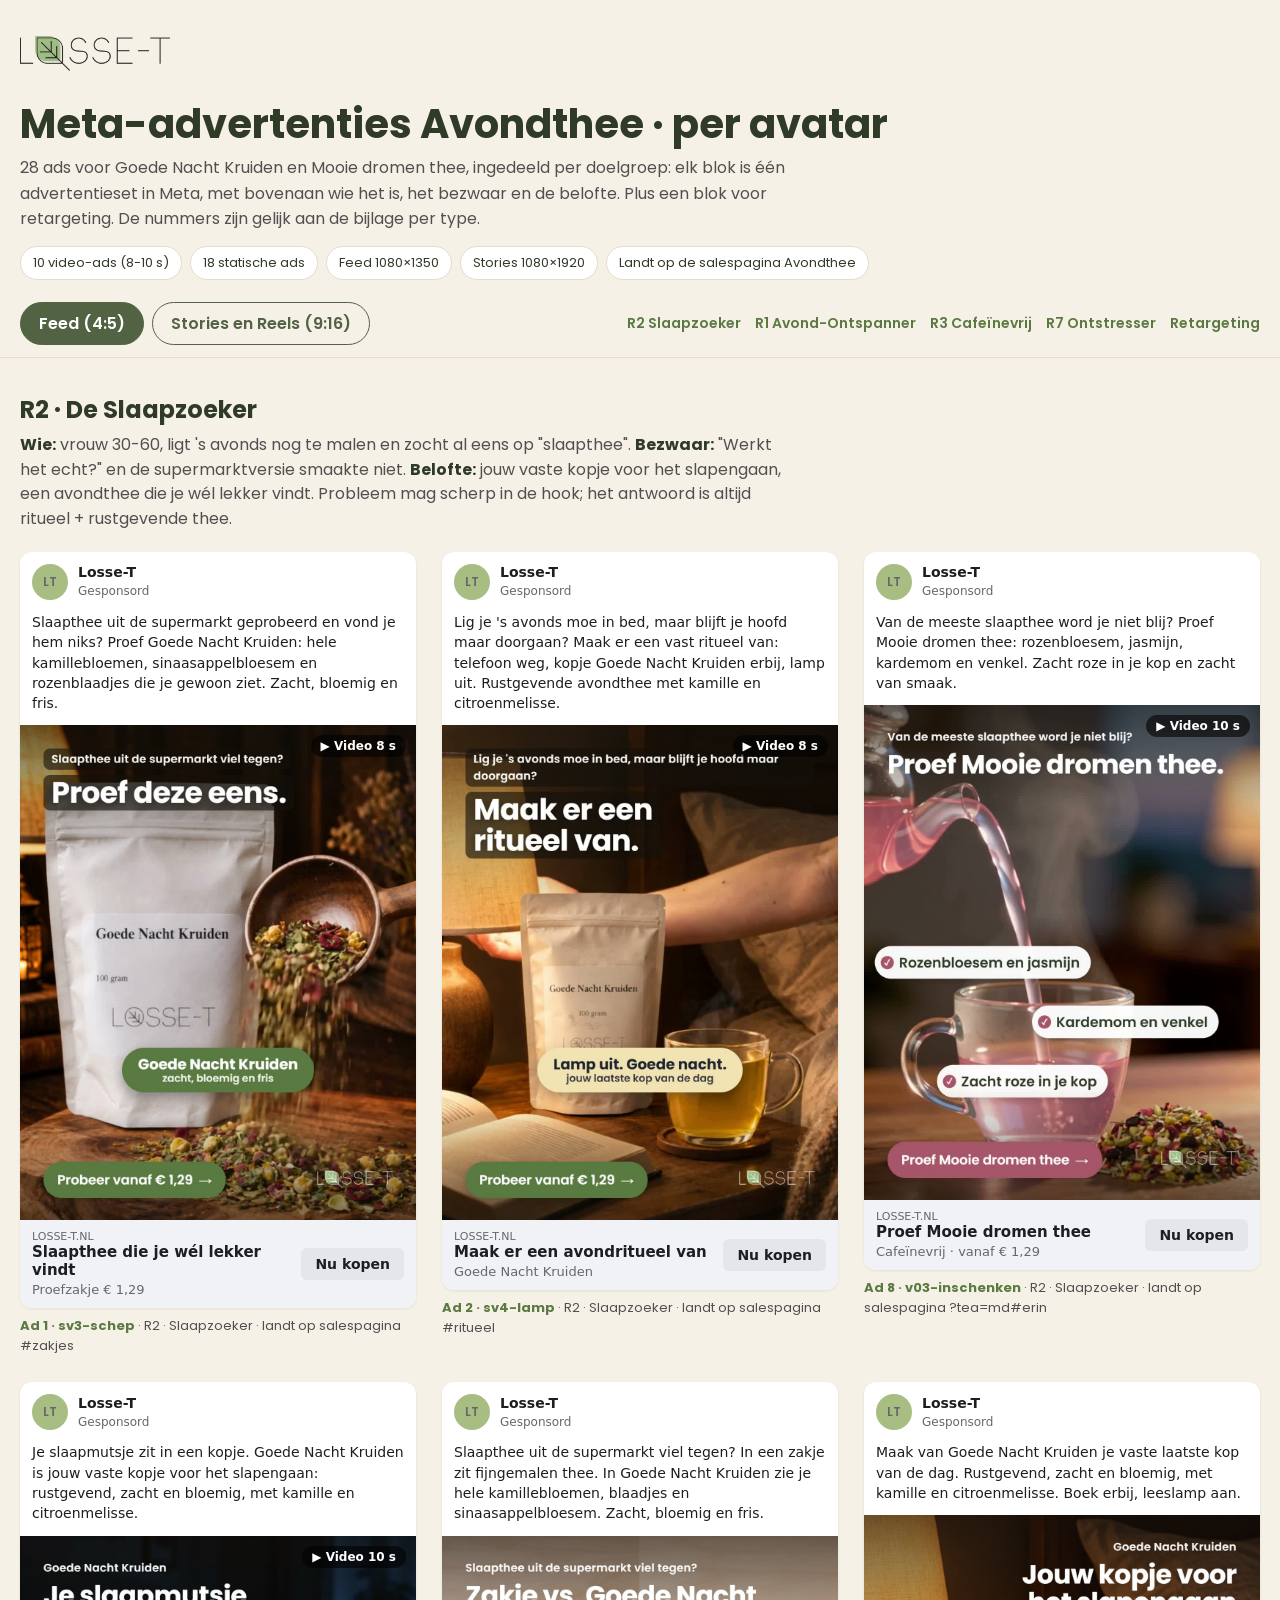
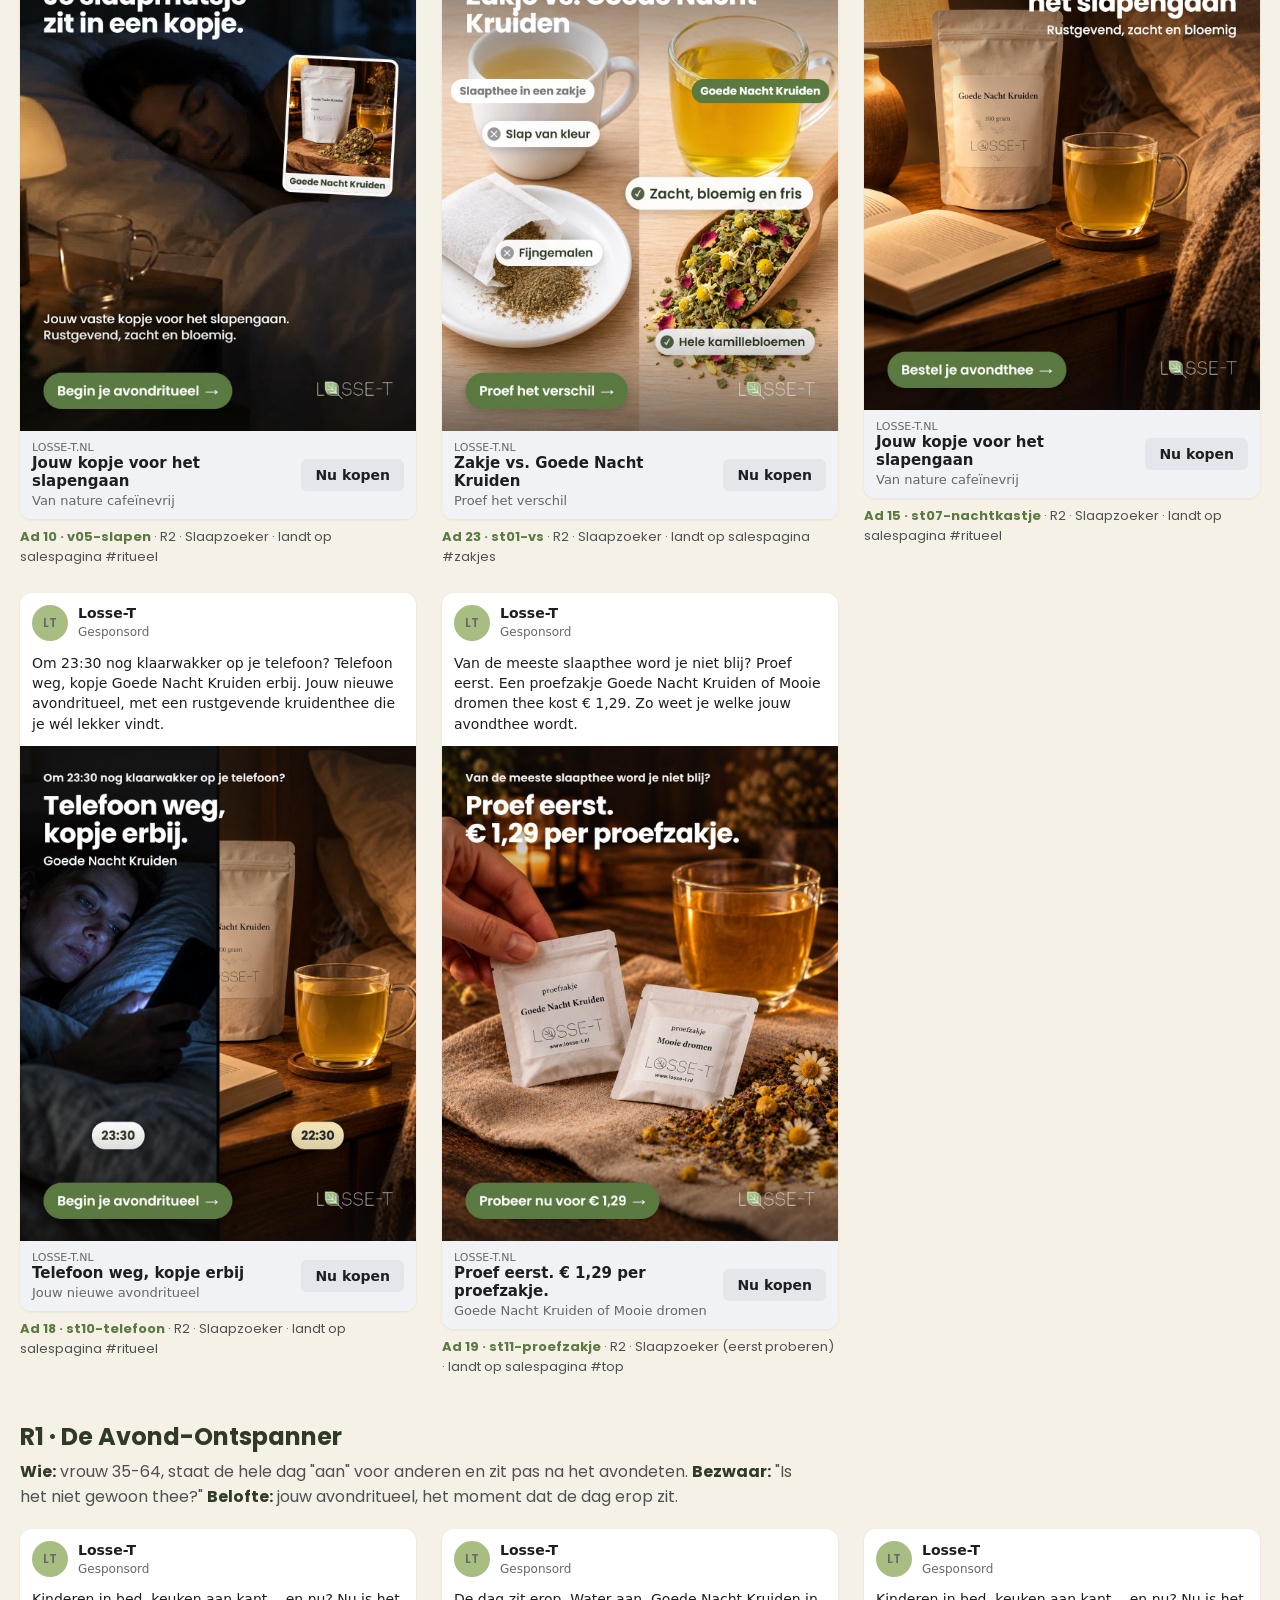
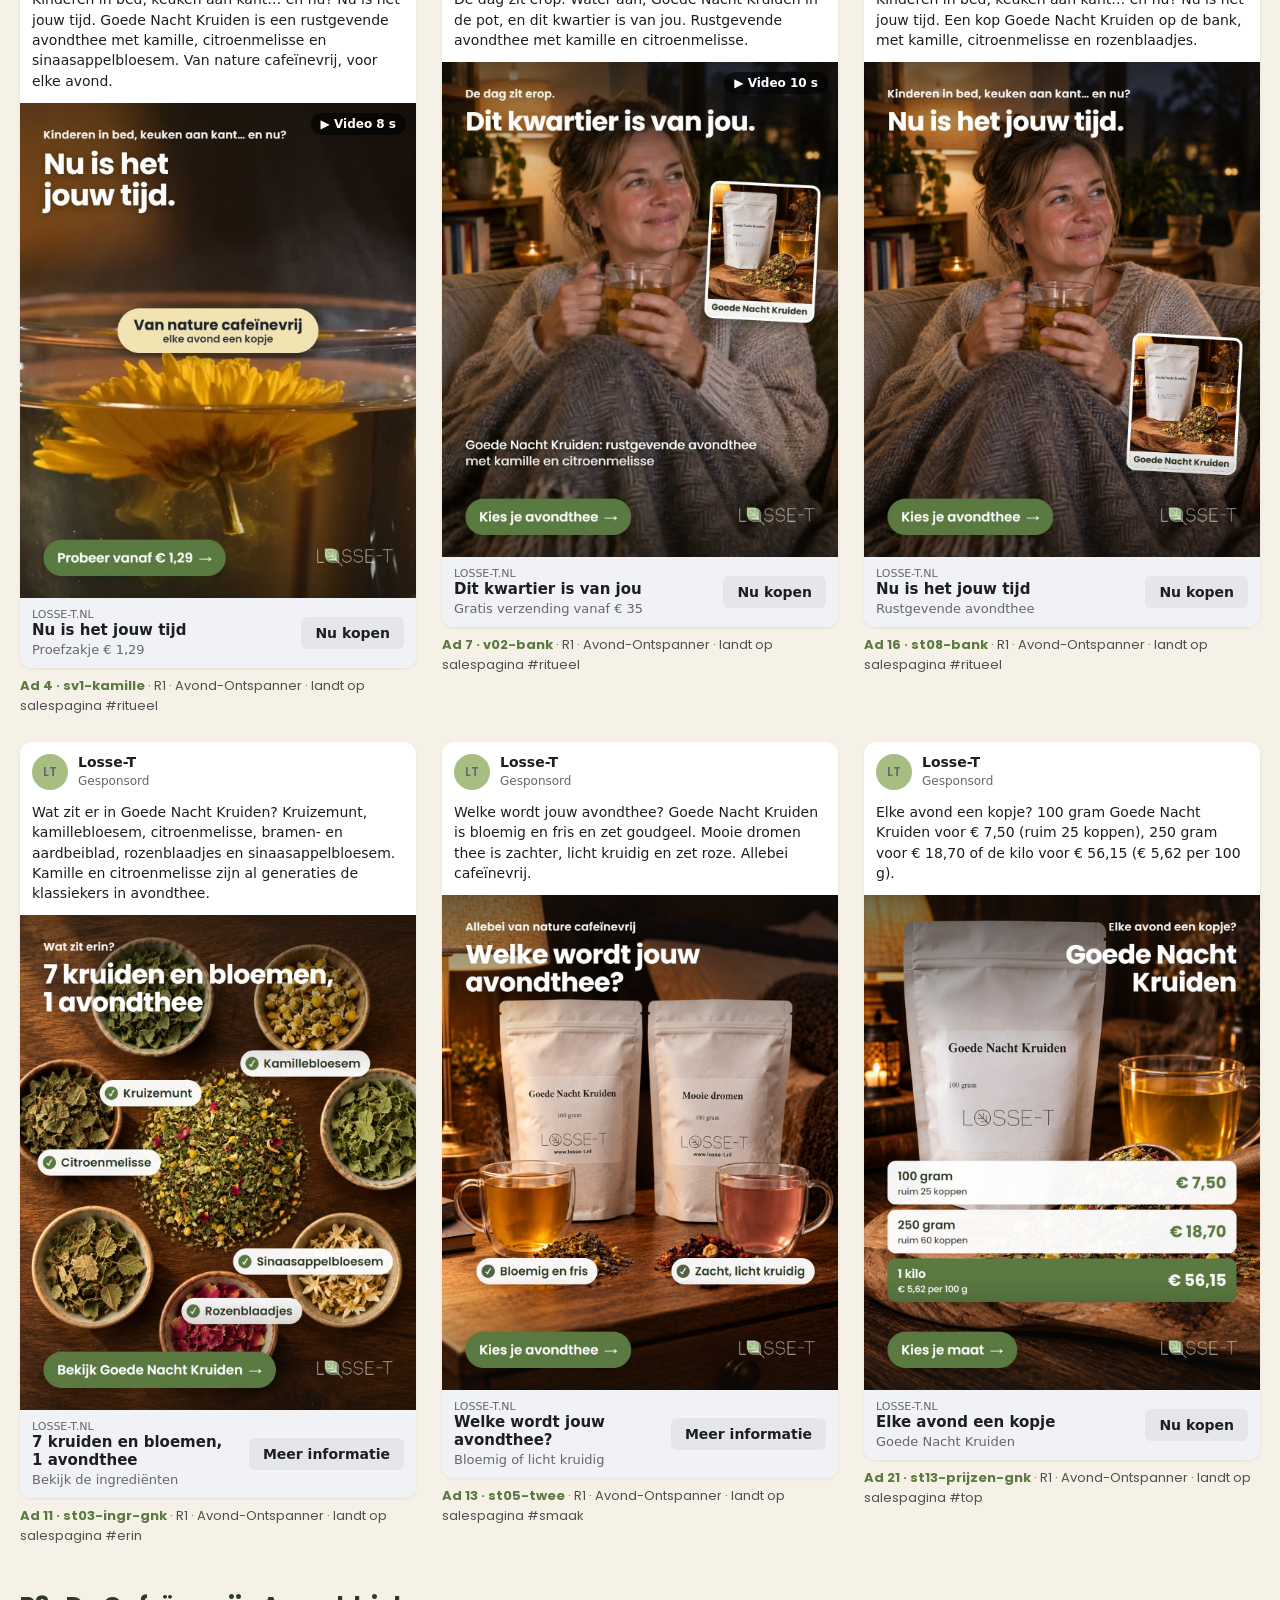
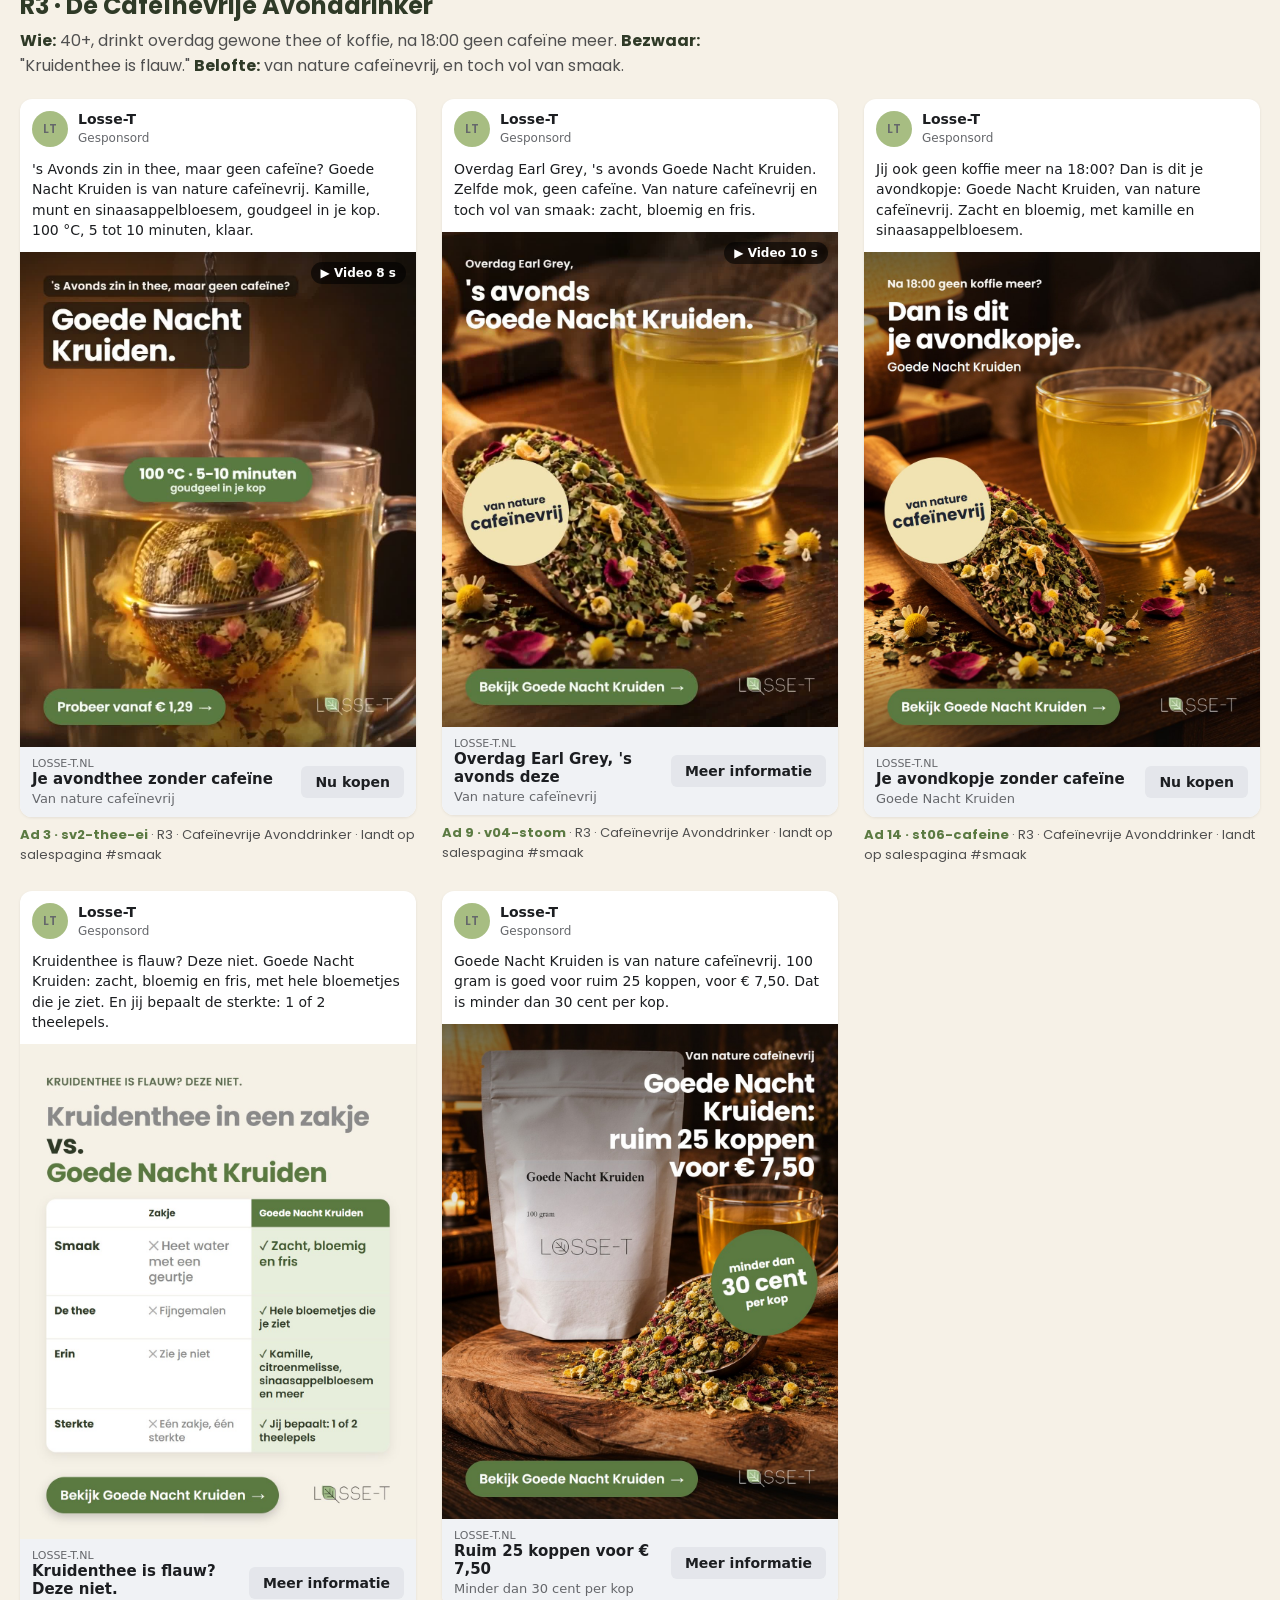
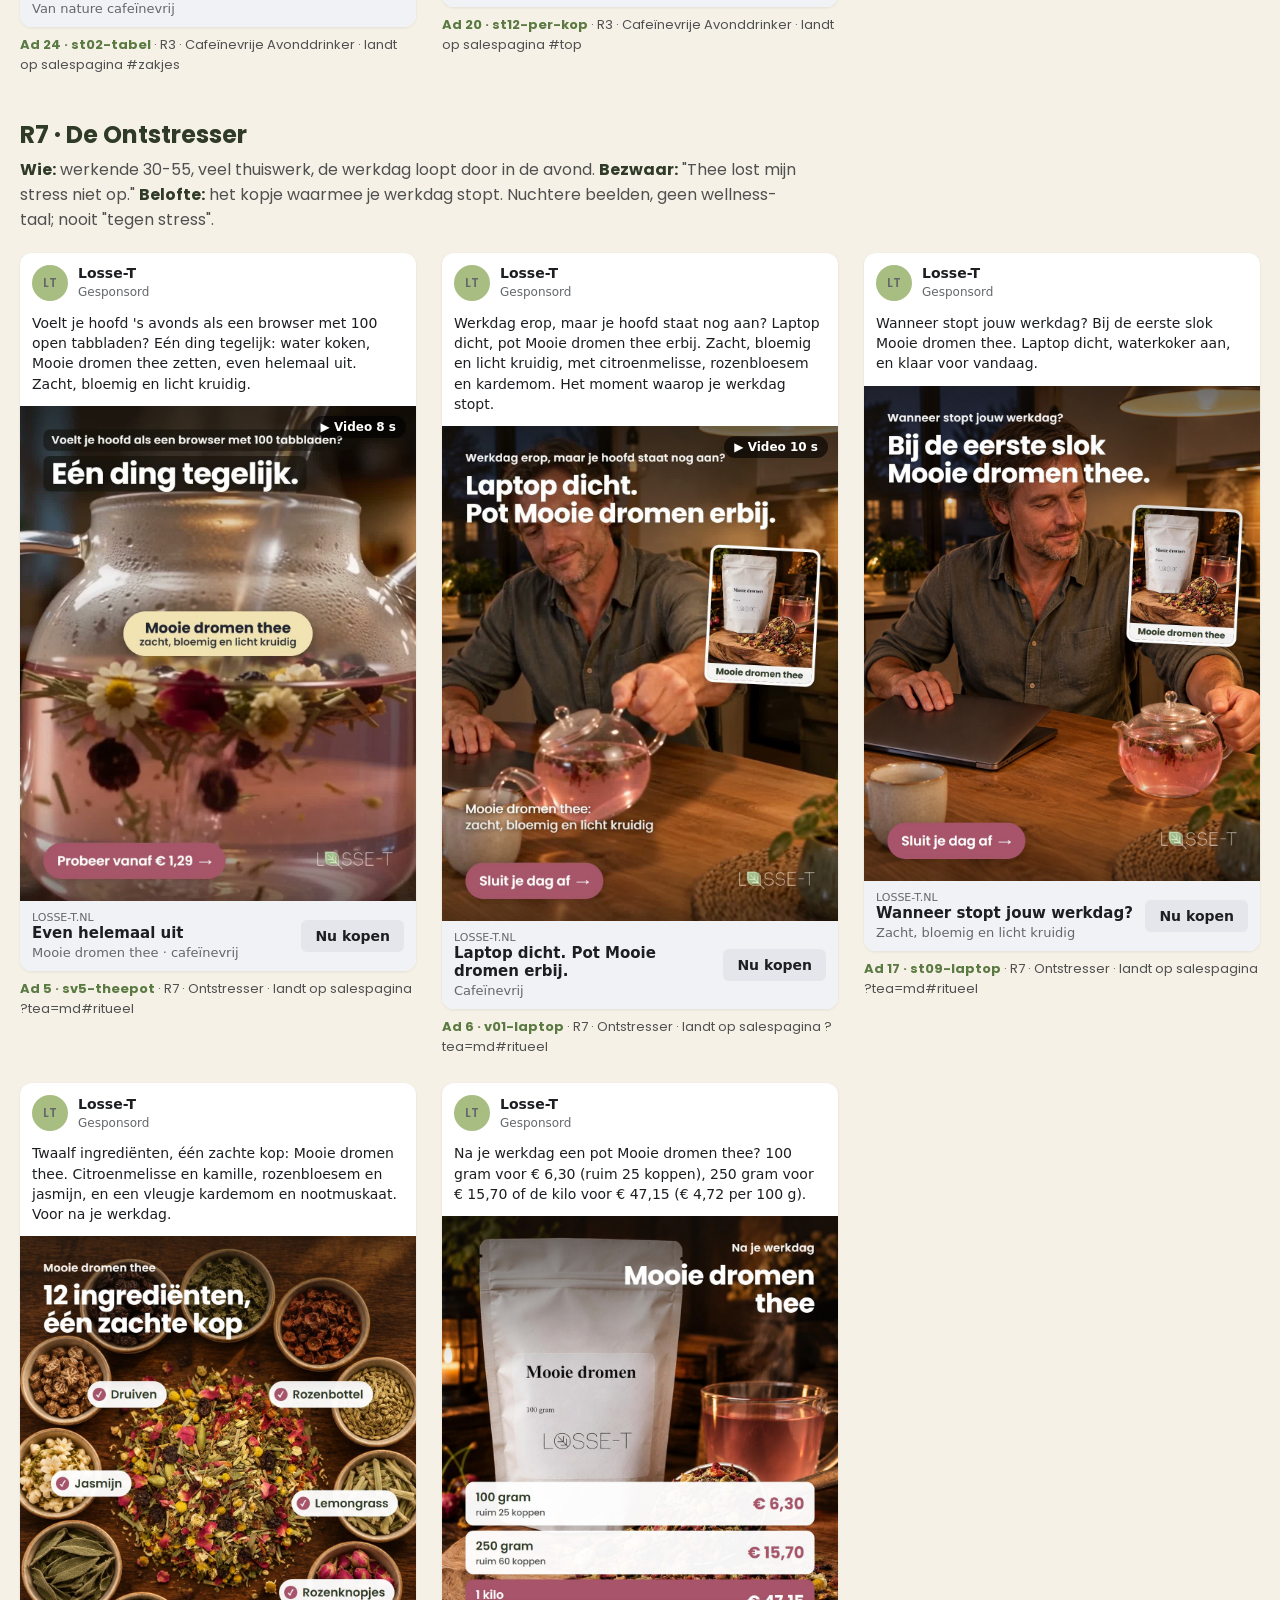
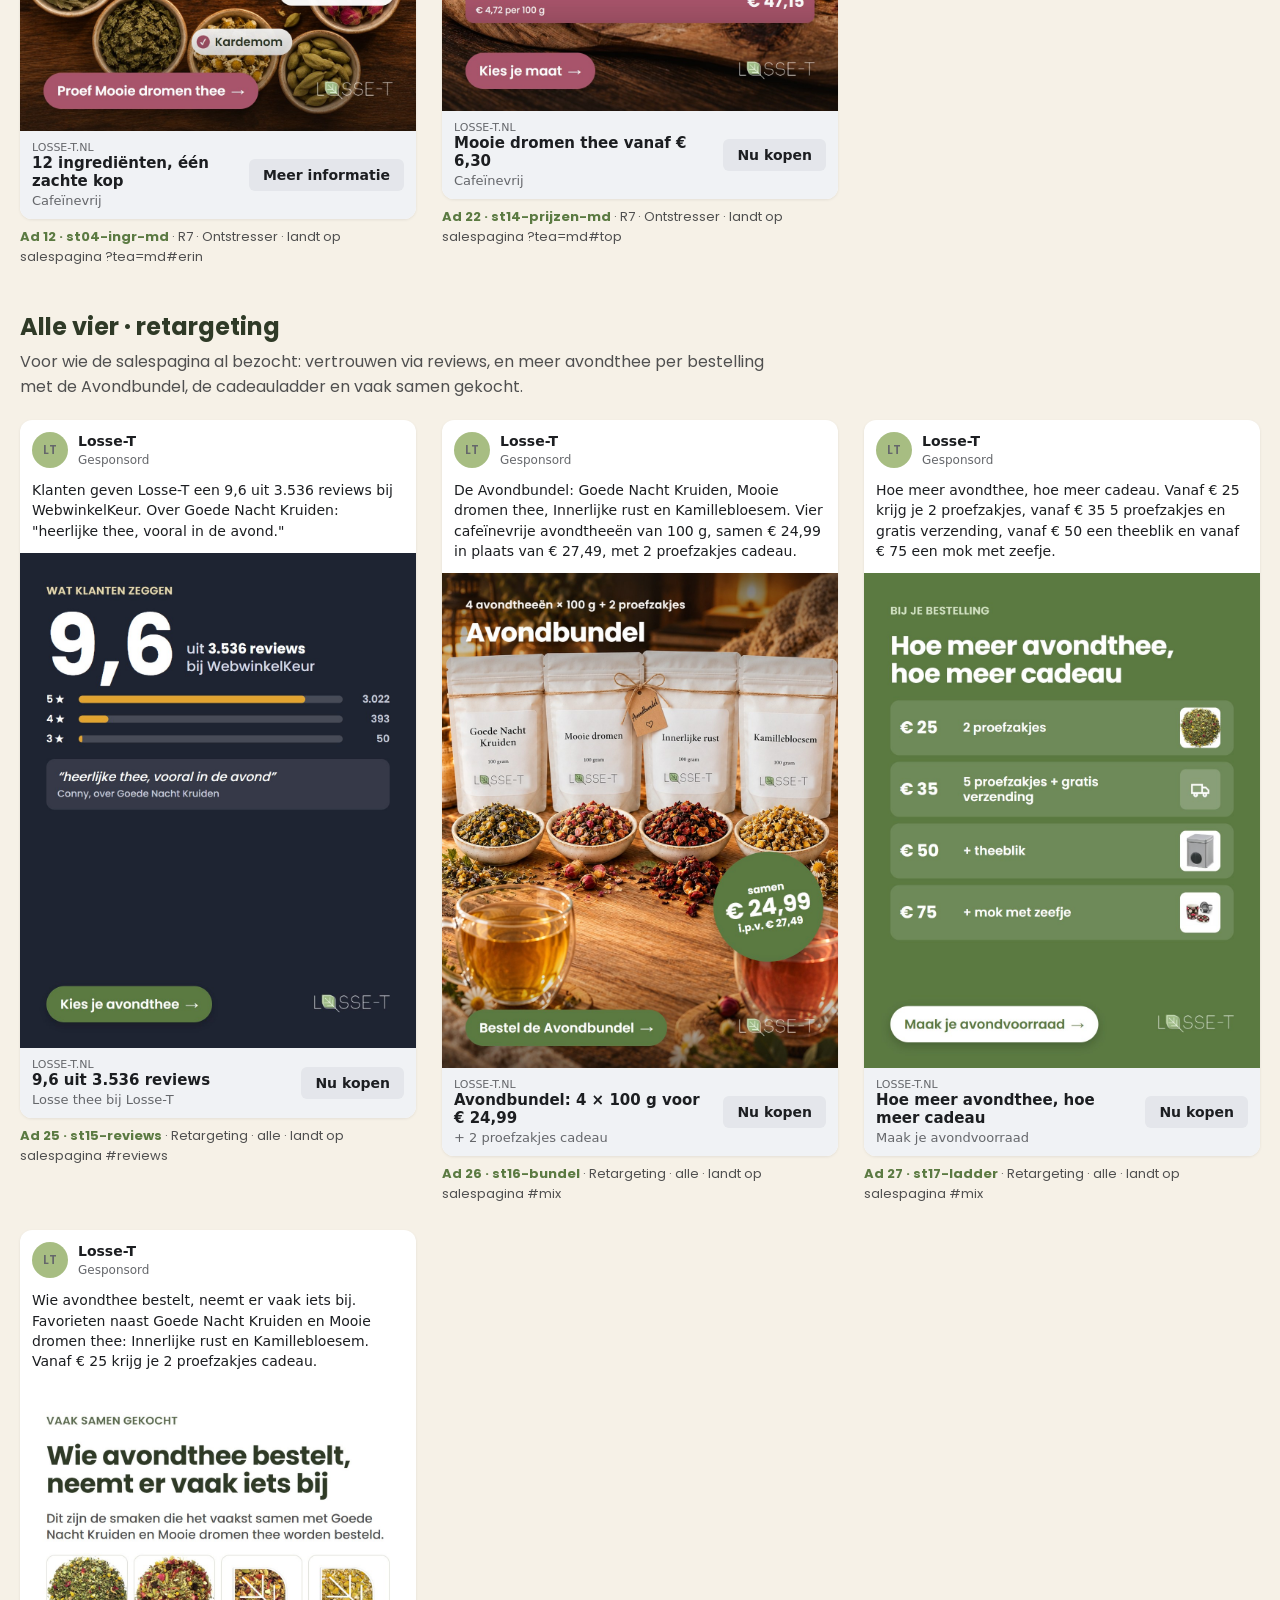
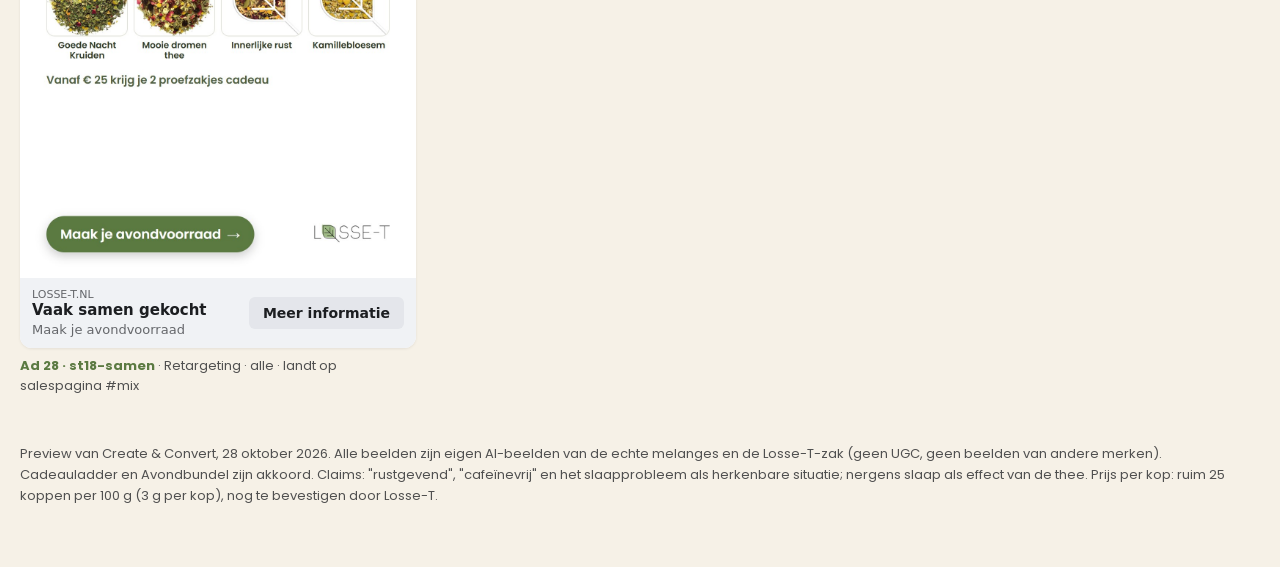
<file: avondthee-ads/avatars.html>
<!DOCTYPE html>
<meta name="robots" content="noindex,nofollow">
<meta name="viewport" content="width=device-width, initial-scale=1">
<meta charset="utf-8">
<title>Avondthee ads per avatar</title>
<meta name="claude:viewport-fit-sides" content="cover">
<link rel="stylesheet" href="https://fonts.googleapis.com/css2?family=Poppins:wght@400;500;600;700&display=swap">
<style>
:root{color-scheme:light;--room:#F6F1E7;--bos:#526344;--salie:#A7BD82;--antraciet:#505050;--kers:#5B7A42;--inkt:#2F3A27;--line:#e4dccd;--nacht:#1F2433}
*{box-sizing:border-box}
body{margin:0;font-family:Poppins,system-ui,sans-serif;background:var(--room);color:var(--antraciet);-webkit-font-smoothing:antialiased}
.gutter{padding-left:max(16px,env(safe-area-inset-left,0px));padding-right:max(16px,env(safe-area-inset-right,0px))}
.wrap{max-width:1240px;margin:0 auto}
header{padding-block:36px 10px}
header img{height:38px}
h1{font-size:clamp(26px,4vw,40px);font-weight:700;color:var(--inkt);margin:20px 0 8px;line-height:1.15;text-wrap:balance}
header p{max-width:780px;line-height:1.6;margin:0}
.wat{display:flex;flex-wrap:wrap;gap:8px;margin-top:14px}
.wat span{background:#fff;border:1px solid var(--line);border-radius:999px;padding:6px 12px;font-size:13px;color:var(--inkt)}
.schakel{position:sticky;top:env(safe-area-inset-top,0px);z-index:5;background:var(--room);border-bottom:1px solid var(--line);padding-block:12px}
body::before{content:"";position:fixed;inset:0 0 auto;height:env(safe-area-inset-top,0px);z-index:10;background:var(--room)}
.schakel .wrap{display:flex;gap:8px;flex-wrap:wrap;align-items:center}
.schakel button{font:inherit;font-weight:600;border:1.5px solid var(--bos);background:transparent;color:var(--bos);padding:8px 18px;border-radius:999px;cursor:pointer;min-height:42px}
.schakel button[aria-pressed=true]{background:var(--bos);color:#fff}
.schakel nav{margin-left:auto;display:flex;flex-wrap:wrap;gap:6px 14px;font-size:14px}
.schakel nav a{color:var(--kers);font-weight:600;text-decoration:none}
section{padding-block:34px 8px}
h2{font-size:24px;font-weight:700;color:var(--inkt);margin:0}
.uitleg{margin:6px 0 20px;max-width:780px;line-height:1.55}
.uitleg b{color:var(--inkt)}
.grid{display:grid;grid-template-columns:repeat(auto-fill,minmax(min(100%,300px),1fr));gap:26px}
.post{background:#fff;border-radius:12px;overflow:hidden;box-shadow:0 1px 3px rgba(0,0,0,.08);font-family:system-ui,-apple-system,"Segoe UI",sans-serif;color:#1c1e21}
.kp{display:flex;gap:10px;align-items:center;padding:12px}
.av{width:36px;height:36px;border-radius:50%;background:var(--salie);color:#fff;display:grid;place-items:center;font:600 13px Poppins,sans-serif}
.kp b{display:block;font-size:14px}.kp span{font-size:12px;color:#65676b}
.prim{font-size:14px;line-height:1.45;padding:0 12px 12px;margin:0}
.media{position:relative}
.media img,.media video{display:block;width:100%;height:auto;aspect-ratio:4/5;object-fit:cover;background:#eee}
body.story .media img,body.story .media video{aspect-ratio:9/16}
html{overflow-anchor:none}
.media .s{display:none}
body.story .media .f{display:none}body.story .media .s{display:block}
body.story .prim,body.story .cta{display:none}
.vtag{position:absolute;right:10px;top:10px;background:rgba(0,0,0,.6);color:#fff;font-size:12px;font-weight:600;padding:4px 10px;border-radius:999px}
.cta{display:flex;justify-content:space-between;align-items:center;gap:12px;padding:10px 12px;background:#f0f2f5}
.cta small{font-size:11px;color:#65676b;display:block}.cta b{font-size:15px;display:block}.cta span{font-size:13px;color:#65676b}
.cta a{flex:none;background:#e4e6eb;border-radius:6px;padding:8px 14px;font-weight:600;font-size:14px}
.meta{font-size:13px;margin:8px 0 0}.meta b{color:var(--kers)}
footer{padding-block:40px 60px;font-size:13px;line-height:1.6}
</style>
<header class="gutter"><div class="wrap">
<img src="logo.png" alt="Losse-T">
<h1>Meta-advertenties Avondthee · per avatar</h1>
<p>28 ads voor Goede Nacht Kruiden en Mooie dromen thee, ingedeeld per doelgroep: elk blok is één advertentieset in Meta, met bovenaan wie het is, het bezwaar en de belofte. Plus een blok voor retargeting. De nummers zijn gelijk aan de bijlage per type.</p>
<div class="wat"><span>10 video-ads (8-10 s)</span><span>18 statische ads</span><span>Feed 1080×1350</span><span>Stories 1080×1920</span><span>Landt op de salespagina Avondthee</span></div>
</div></header>
<div class="schakel gutter"><div class="wrap">
<button id="b-feed" aria-pressed="true">Feed (4:5)</button><button id="b-story" aria-pressed="false">Stories en Reels (9:16)</button>
<nav><a href="#r2">R2 Slaapzoeker</a><a href="#r1">R1 Avond-Ontspanner</a><a href="#r3">R3 Cafeïnevrij</a><a href="#r7">R7 Ontstresser</a><a href="#alle">Retargeting</a></nav>
</div></div>
<section class="gutter" id="r2"><div class="wrap"><h2>R2 · De Slaapzoeker</h2><p class="uitleg"><b>Wie:</b> vrouw 30-60, ligt 's avonds nog te malen en zocht al eens op "slaapthee". <b>Bezwaar:</b> "Werkt het echt?" en de supermarktversie smaakte niet. <b>Belofte:</b> jouw vaste kopje voor het slapengaan, een avondthee die je wél lekker vindt. Probleem mag scherp in de hook; het antwoord is altijd ritueel + rustgevende thee.</p><div class="grid"><article class="ad"><div class="post">
 <div class="kp"><span class="av">LT</span><div><b>Losse-T</b><span>Gesponsord</span></div></div>
 <p class="prim">Slaapthee uit de supermarkt geprobeerd en vond je hem niks? Proef Goede Nacht Kruiden: hele kamillebloemen, sinaasappelbloesem en rozenblaadjes die je gewoon ziet. Zacht, bloemig en fris.</p>
 <div class="media"><video class="f" src="ads/sv3-schep-f.mp4" poster="ads/sv3-schep-f.jpg" muted loop playsinline preload="none"></video><video class="s" src="ads/sv3-schep-s.mp4" poster="ads/sv3-schep-s.jpg" muted loop playsinline preload="none"></video><span class="vtag">▶ Video 8 s</span></div>
 <div class="cta"><div><small>LOSSE-T.NL</small><b>Slaapthee die je wél lekker vindt</b><span>Proefzakje € 1,29</span></div><a>Nu kopen</a></div>
</div><p class="meta"><b>Ad 1 · sv3-schep</b> · R2 · Slaapzoeker · landt op salespagina #zakjes</p></article><article class="ad"><div class="post">
 <div class="kp"><span class="av">LT</span><div><b>Losse-T</b><span>Gesponsord</span></div></div>
 <p class="prim">Lig je 's avonds moe in bed, maar blijft je hoofd maar doorgaan? Maak er een vast ritueel van: telefoon weg, kopje Goede Nacht Kruiden erbij, lamp uit. Rustgevende avondthee met kamille en citroenmelisse.</p>
 <div class="media"><video class="f" src="ads/sv4-lamp-f.mp4" poster="ads/sv4-lamp-f.jpg" muted loop playsinline preload="none"></video><video class="s" src="ads/sv4-lamp-s.mp4" poster="ads/sv4-lamp-s.jpg" muted loop playsinline preload="none"></video><span class="vtag">▶ Video 8 s</span></div>
 <div class="cta"><div><small>LOSSE-T.NL</small><b>Maak er een avondritueel van</b><span>Goede Nacht Kruiden</span></div><a>Nu kopen</a></div>
</div><p class="meta"><b>Ad 2 · sv4-lamp</b> · R2 · Slaapzoeker · landt op salespagina #ritueel</p></article><article class="ad"><div class="post">
 <div class="kp"><span class="av">LT</span><div><b>Losse-T</b><span>Gesponsord</span></div></div>
 <p class="prim">Van de meeste slaapthee word je niet blij? Proef Mooie dromen thee: rozenbloesem, jasmijn, kardemom en venkel. Zacht roze in je kop en zacht van smaak.</p>
 <div class="media"><video class="f" src="ads/v03-inschenken-f.mp4" poster="ads/v03-inschenken-f.jpg" muted loop playsinline preload="none"></video><video class="s" src="ads/v03-inschenken-s.mp4" poster="ads/v03-inschenken-s.jpg" muted loop playsinline preload="none"></video><span class="vtag">▶ Video 10 s</span></div>
 <div class="cta"><div><small>LOSSE-T.NL</small><b>Proef Mooie dromen thee</b><span>Cafeïnevrij · vanaf € 1,29</span></div><a>Nu kopen</a></div>
</div><p class="meta"><b>Ad 8 · v03-inschenken</b> · R2 · Slaapzoeker · landt op salespagina ?tea=md#erin</p></article><article class="ad"><div class="post">
 <div class="kp"><span class="av">LT</span><div><b>Losse-T</b><span>Gesponsord</span></div></div>
 <p class="prim">Je slaapmutsje zit in een kopje. Goede Nacht Kruiden is jouw vaste kopje voor het slapengaan: rustgevend, zacht en bloemig, met kamille en citroenmelisse.</p>
 <div class="media"><video class="f" src="ads/v05-slapen-f.mp4" poster="ads/v05-slapen-f.jpg" muted loop playsinline preload="none"></video><video class="s" src="ads/v05-slapen-s.mp4" poster="ads/v05-slapen-s.jpg" muted loop playsinline preload="none"></video><span class="vtag">▶ Video 10 s</span></div>
 <div class="cta"><div><small>LOSSE-T.NL</small><b>Jouw kopje voor het slapengaan</b><span>Van nature cafeïnevrij</span></div><a>Nu kopen</a></div>
</div><p class="meta"><b>Ad 10 · v05-slapen</b> · R2 · Slaapzoeker · landt op salespagina #ritueel</p></article><article class="ad"><div class="post">
 <div class="kp"><span class="av">LT</span><div><b>Losse-T</b><span>Gesponsord</span></div></div>
 <p class="prim">Slaapthee uit de supermarkt viel tegen? In een zakje zit fijngemalen thee. In Goede Nacht Kruiden zie je hele kamillebloemen, blaadjes en sinaasappelbloesem. Zacht, bloemig en fris.</p>
 <div class="media"><img class="f" src="ads/st01-vs-f.jpg" alt="" loading="lazy"><img class="s" src="ads/st01-vs-s.jpg" alt="" loading="lazy"></div>
 <div class="cta"><div><small>LOSSE-T.NL</small><b>Zakje vs. Goede Nacht Kruiden</b><span>Proef het verschil</span></div><a>Nu kopen</a></div>
</div><p class="meta"><b>Ad 23 · st01-vs</b> · R2 · Slaapzoeker · landt op salespagina #zakjes</p></article><article class="ad"><div class="post">
 <div class="kp"><span class="av">LT</span><div><b>Losse-T</b><span>Gesponsord</span></div></div>
 <p class="prim">Maak van Goede Nacht Kruiden je vaste laatste kop van de dag. Rustgevend, zacht en bloemig, met kamille en citroenmelisse. Boek erbij, leeslamp aan.</p>
 <div class="media"><img class="f" src="ads/st07-nachtkastje-f.jpg" alt="" loading="lazy"><img class="s" src="ads/st07-nachtkastje-s.jpg" alt="" loading="lazy"></div>
 <div class="cta"><div><small>LOSSE-T.NL</small><b>Jouw kopje voor het slapengaan</b><span>Van nature cafeïnevrij</span></div><a>Nu kopen</a></div>
</div><p class="meta"><b>Ad 15 · st07-nachtkastje</b> · R2 · Slaapzoeker · landt op salespagina #ritueel</p></article><article class="ad"><div class="post">
 <div class="kp"><span class="av">LT</span><div><b>Losse-T</b><span>Gesponsord</span></div></div>
 <p class="prim">Om 23:30 nog klaarwakker op je telefoon? Telefoon weg, kopje Goede Nacht Kruiden erbij. Jouw nieuwe avondritueel, met een rustgevende kruidenthee die je wél lekker vindt.</p>
 <div class="media"><img class="f" src="ads/st10-telefoon-f.jpg" alt="" loading="lazy"><img class="s" src="ads/st10-telefoon-s.jpg" alt="" loading="lazy"></div>
 <div class="cta"><div><small>LOSSE-T.NL</small><b>Telefoon weg, kopje erbij</b><span>Jouw nieuwe avondritueel</span></div><a>Nu kopen</a></div>
</div><p class="meta"><b>Ad 18 · st10-telefoon</b> · R2 · Slaapzoeker · landt op salespagina #ritueel</p></article><article class="ad"><div class="post">
 <div class="kp"><span class="av">LT</span><div><b>Losse-T</b><span>Gesponsord</span></div></div>
 <p class="prim">Van de meeste slaapthee word je niet blij? Proef eerst. Een proefzakje Goede Nacht Kruiden of Mooie dromen thee kost € 1,29. Zo weet je welke jouw avondthee wordt.</p>
 <div class="media"><img class="f" src="ads/st11-proefzakje-f.jpg" alt="" loading="lazy"><img class="s" src="ads/st11-proefzakje-s.jpg" alt="" loading="lazy"></div>
 <div class="cta"><div><small>LOSSE-T.NL</small><b>Proef eerst. € 1,29 per proefzakje.</b><span>Goede Nacht Kruiden of Mooie dromen</span></div><a>Nu kopen</a></div>
</div><p class="meta"><b>Ad 19 · st11-proefzakje</b> · R2 · Slaapzoeker (eerst proberen) · landt op salespagina #top</p></article></div></div></section><section class="gutter" id="r1"><div class="wrap"><h2>R1 · De Avond-Ontspanner</h2><p class="uitleg"><b>Wie:</b> vrouw 35-64, staat de hele dag "aan" voor anderen en zit pas na het avondeten. <b>Bezwaar:</b> "Is het niet gewoon thee?" <b>Belofte:</b> jouw avondritueel, het moment dat de dag erop zit.</p><div class="grid"><article class="ad"><div class="post">
 <div class="kp"><span class="av">LT</span><div><b>Losse-T</b><span>Gesponsord</span></div></div>
 <p class="prim">Kinderen in bed, keuken aan kant… en nu? Nu is het jouw tijd. Goede Nacht Kruiden is een rustgevende avondthee met kamille, citroenmelisse en sinaasappelbloesem. Van nature cafeïnevrij, voor elke avond.</p>
 <div class="media"><video class="f" src="ads/sv1-kamille-f.mp4" poster="ads/sv1-kamille-f.jpg" muted loop playsinline preload="none"></video><video class="s" src="ads/sv1-kamille-s.mp4" poster="ads/sv1-kamille-s.jpg" muted loop playsinline preload="none"></video><span class="vtag">▶ Video 8 s</span></div>
 <div class="cta"><div><small>LOSSE-T.NL</small><b>Nu is het jouw tijd</b><span>Proefzakje € 1,29</span></div><a>Nu kopen</a></div>
</div><p class="meta"><b>Ad 4 · sv1-kamille</b> · R1 · Avond-Ontspanner · landt op salespagina #ritueel</p></article><article class="ad"><div class="post">
 <div class="kp"><span class="av">LT</span><div><b>Losse-T</b><span>Gesponsord</span></div></div>
 <p class="prim">De dag zit erop. Water aan, Goede Nacht Kruiden in de pot, en dit kwartier is van jou. Rustgevende avondthee met kamille en citroenmelisse.</p>
 <div class="media"><video class="f" src="ads/v02-bank-f.mp4" poster="ads/v02-bank-f.jpg" muted loop playsinline preload="none"></video><video class="s" src="ads/v02-bank-s.mp4" poster="ads/v02-bank-s.jpg" muted loop playsinline preload="none"></video><span class="vtag">▶ Video 10 s</span></div>
 <div class="cta"><div><small>LOSSE-T.NL</small><b>Dit kwartier is van jou</b><span>Gratis verzending vanaf € 35</span></div><a>Nu kopen</a></div>
</div><p class="meta"><b>Ad 7 · v02-bank</b> · R1 · Avond-Ontspanner · landt op salespagina #ritueel</p></article><article class="ad"><div class="post">
 <div class="kp"><span class="av">LT</span><div><b>Losse-T</b><span>Gesponsord</span></div></div>
 <p class="prim">Kinderen in bed, keuken aan kant… en nu? Nu is het jouw tijd. Een kop Goede Nacht Kruiden op de bank, met kamille, citroenmelisse en rozenblaadjes.</p>
 <div class="media"><img class="f" src="ads/st08-bank-f.jpg" alt="" loading="lazy"><img class="s" src="ads/st08-bank-s.jpg" alt="" loading="lazy"></div>
 <div class="cta"><div><small>LOSSE-T.NL</small><b>Nu is het jouw tijd</b><span>Rustgevende avondthee</span></div><a>Nu kopen</a></div>
</div><p class="meta"><b>Ad 16 · st08-bank</b> · R1 · Avond-Ontspanner · landt op salespagina #ritueel</p></article><article class="ad"><div class="post">
 <div class="kp"><span class="av">LT</span><div><b>Losse-T</b><span>Gesponsord</span></div></div>
 <p class="prim">Wat zit er in Goede Nacht Kruiden? Kruizemunt, kamillebloesem, citroenmelisse, bramen- en aardbeiblad, rozenblaadjes en sinaasappelbloesem. Kamille en citroenmelisse zijn al generaties de klassiekers in avondthee.</p>
 <div class="media"><img class="f" src="ads/st03-ingr-gnk-f.jpg" alt="" loading="lazy"><img class="s" src="ads/st03-ingr-gnk-s.jpg" alt="" loading="lazy"></div>
 <div class="cta"><div><small>LOSSE-T.NL</small><b>7 kruiden en bloemen, 1 avondthee</b><span>Bekijk de ingrediënten</span></div><a>Meer informatie</a></div>
</div><p class="meta"><b>Ad 11 · st03-ingr-gnk</b> · R1 · Avond-Ontspanner · landt op salespagina #erin</p></article><article class="ad"><div class="post">
 <div class="kp"><span class="av">LT</span><div><b>Losse-T</b><span>Gesponsord</span></div></div>
 <p class="prim">Welke wordt jouw avondthee? Goede Nacht Kruiden is bloemig en fris en zet goudgeel. Mooie dromen thee is zachter, licht kruidig en zet roze. Allebei cafeïnevrij.</p>
 <div class="media"><img class="f" src="ads/st05-twee-f.jpg" alt="" loading="lazy"><img class="s" src="ads/st05-twee-s.jpg" alt="" loading="lazy"></div>
 <div class="cta"><div><small>LOSSE-T.NL</small><b>Welke wordt jouw avondthee?</b><span>Bloemig of licht kruidig</span></div><a>Meer informatie</a></div>
</div><p class="meta"><b>Ad 13 · st05-twee</b> · R1 · Avond-Ontspanner · landt op salespagina #smaak</p></article><article class="ad"><div class="post">
 <div class="kp"><span class="av">LT</span><div><b>Losse-T</b><span>Gesponsord</span></div></div>
 <p class="prim">Elke avond een kopje? 100 gram Goede Nacht Kruiden voor € 7,50 (ruim 25 koppen), 250 gram voor € 18,70 of de kilo voor € 56,15 (€ 5,62 per 100 g).</p>
 <div class="media"><img class="f" src="ads/st13-prijzen-gnk-f.jpg" alt="" loading="lazy"><img class="s" src="ads/st13-prijzen-gnk-s.jpg" alt="" loading="lazy"></div>
 <div class="cta"><div><small>LOSSE-T.NL</small><b>Elke avond een kopje</b><span>Goede Nacht Kruiden</span></div><a>Nu kopen</a></div>
</div><p class="meta"><b>Ad 21 · st13-prijzen-gnk</b> · R1 · Avond-Ontspanner · landt op salespagina #top</p></article></div></div></section><section class="gutter" id="r3"><div class="wrap"><h2>R3 · De Cafeïnevrije Avonddrinker</h2><p class="uitleg"><b>Wie:</b> 40+, drinkt overdag gewone thee of koffie, na 18:00 geen cafeïne meer. <b>Bezwaar:</b> "Kruidenthee is flauw." <b>Belofte:</b> van nature cafeïnevrij, en toch vol van smaak.</p><div class="grid"><article class="ad"><div class="post">
 <div class="kp"><span class="av">LT</span><div><b>Losse-T</b><span>Gesponsord</span></div></div>
 <p class="prim">'s Avonds zin in thee, maar geen cafeïne? Goede Nacht Kruiden is van nature cafeïnevrij. Kamille, munt en sinaasappelbloesem, goudgeel in je kop. 100 °C, 5 tot 10 minuten, klaar.</p>
 <div class="media"><video class="f" src="ads/sv2-thee-ei-f.mp4" poster="ads/sv2-thee-ei-f.jpg" muted loop playsinline preload="none"></video><video class="s" src="ads/sv2-thee-ei-s.mp4" poster="ads/sv2-thee-ei-s.jpg" muted loop playsinline preload="none"></video><span class="vtag">▶ Video 8 s</span></div>
 <div class="cta"><div><small>LOSSE-T.NL</small><b>Je avondthee zonder cafeïne</b><span>Van nature cafeïnevrij</span></div><a>Nu kopen</a></div>
</div><p class="meta"><b>Ad 3 · sv2-thee-ei</b> · R3 · Cafeïnevrije Avonddrinker · landt op salespagina #smaak</p></article><article class="ad"><div class="post">
 <div class="kp"><span class="av">LT</span><div><b>Losse-T</b><span>Gesponsord</span></div></div>
 <p class="prim">Overdag Earl Grey, 's avonds Goede Nacht Kruiden. Zelfde mok, geen cafeïne. Van nature cafeïnevrij en toch vol van smaak: zacht, bloemig en fris.</p>
 <div class="media"><video class="f" src="ads/v04-stoom-f.mp4" poster="ads/v04-stoom-f.jpg" muted loop playsinline preload="none"></video><video class="s" src="ads/v04-stoom-s.mp4" poster="ads/v04-stoom-s.jpg" muted loop playsinline preload="none"></video><span class="vtag">▶ Video 10 s</span></div>
 <div class="cta"><div><small>LOSSE-T.NL</small><b>Overdag Earl Grey, 's avonds deze</b><span>Van nature cafeïnevrij</span></div><a>Meer informatie</a></div>
</div><p class="meta"><b>Ad 9 · v04-stoom</b> · R3 · Cafeïnevrije Avonddrinker · landt op salespagina #smaak</p></article><article class="ad"><div class="post">
 <div class="kp"><span class="av">LT</span><div><b>Losse-T</b><span>Gesponsord</span></div></div>
 <p class="prim">Jij ook geen koffie meer na 18:00? Dan is dit je avondkopje: Goede Nacht Kruiden, van nature cafeïnevrij. Zacht en bloemig, met kamille en sinaasappelbloesem.</p>
 <div class="media"><img class="f" src="ads/st06-cafeine-f.jpg" alt="" loading="lazy"><img class="s" src="ads/st06-cafeine-s.jpg" alt="" loading="lazy"></div>
 <div class="cta"><div><small>LOSSE-T.NL</small><b>Je avondkopje zonder cafeïne</b><span>Goede Nacht Kruiden</span></div><a>Nu kopen</a></div>
</div><p class="meta"><b>Ad 14 · st06-cafeine</b> · R3 · Cafeïnevrije Avonddrinker · landt op salespagina #smaak</p></article><article class="ad"><div class="post">
 <div class="kp"><span class="av">LT</span><div><b>Losse-T</b><span>Gesponsord</span></div></div>
 <p class="prim">Kruidenthee is flauw? Deze niet. Goede Nacht Kruiden: zacht, bloemig en fris, met hele bloemetjes die je ziet. En jij bepaalt de sterkte: 1 of 2 theelepels.</p>
 <div class="media"><img class="f" src="ads/st02-tabel-f.jpg" alt="" loading="lazy"><img class="s" src="ads/st02-tabel-s.jpg" alt="" loading="lazy"></div>
 <div class="cta"><div><small>LOSSE-T.NL</small><b>Kruidenthee is flauw? Deze niet.</b><span>Van nature cafeïnevrij</span></div><a>Meer informatie</a></div>
</div><p class="meta"><b>Ad 24 · st02-tabel</b> · R3 · Cafeïnevrije Avonddrinker · landt op salespagina #zakjes</p></article><article class="ad"><div class="post">
 <div class="kp"><span class="av">LT</span><div><b>Losse-T</b><span>Gesponsord</span></div></div>
 <p class="prim">Goede Nacht Kruiden is van nature cafeïnevrij. 100 gram is goed voor ruim 25 koppen, voor € 7,50. Dat is minder dan 30 cent per kop.</p>
 <div class="media"><img class="f" src="ads/st12-per-kop-f.jpg" alt="" loading="lazy"><img class="s" src="ads/st12-per-kop-s.jpg" alt="" loading="lazy"></div>
 <div class="cta"><div><small>LOSSE-T.NL</small><b>Ruim 25 koppen voor € 7,50</b><span>Minder dan 30 cent per kop</span></div><a>Meer informatie</a></div>
</div><p class="meta"><b>Ad 20 · st12-per-kop</b> · R3 · Cafeïnevrije Avonddrinker · landt op salespagina #top</p></article></div></div></section><section class="gutter" id="r7"><div class="wrap"><h2>R7 · De Ontstresser</h2><p class="uitleg"><b>Wie:</b> werkende 30-55, veel thuiswerk, de werkdag loopt door in de avond. <b>Bezwaar:</b> "Thee lost mijn stress niet op." <b>Belofte:</b> het kopje waarmee je werkdag stopt. Nuchtere beelden, geen wellness-taal; nooit "tegen stress".</p><div class="grid"><article class="ad"><div class="post">
 <div class="kp"><span class="av">LT</span><div><b>Losse-T</b><span>Gesponsord</span></div></div>
 <p class="prim">Voelt je hoofd 's avonds als een browser met 100 open tabbladen? Eén ding tegelijk: water koken, Mooie dromen thee zetten, even helemaal uit. Zacht, bloemig en licht kruidig.</p>
 <div class="media"><video class="f" src="ads/sv5-theepot-f.mp4" poster="ads/sv5-theepot-f.jpg" muted loop playsinline preload="none"></video><video class="s" src="ads/sv5-theepot-s.mp4" poster="ads/sv5-theepot-s.jpg" muted loop playsinline preload="none"></video><span class="vtag">▶ Video 8 s</span></div>
 <div class="cta"><div><small>LOSSE-T.NL</small><b>Even helemaal uit</b><span>Mooie dromen thee · cafeïnevrij</span></div><a>Nu kopen</a></div>
</div><p class="meta"><b>Ad 5 · sv5-theepot</b> · R7 · Ontstresser · landt op salespagina ?tea=md#ritueel</p></article><article class="ad"><div class="post">
 <div class="kp"><span class="av">LT</span><div><b>Losse-T</b><span>Gesponsord</span></div></div>
 <p class="prim">Werkdag erop, maar je hoofd staat nog aan? Laptop dicht, pot Mooie dromen thee erbij. Zacht, bloemig en licht kruidig, met citroenmelisse, rozenbloesem en kardemom. Het moment waarop je werkdag stopt.</p>
 <div class="media"><video class="f" src="ads/v01-laptop-f.mp4" poster="ads/v01-laptop-f.jpg" muted loop playsinline preload="none"></video><video class="s" src="ads/v01-laptop-s.mp4" poster="ads/v01-laptop-s.jpg" muted loop playsinline preload="none"></video><span class="vtag">▶ Video 10 s</span></div>
 <div class="cta"><div><small>LOSSE-T.NL</small><b>Laptop dicht. Pot Mooie dromen erbij.</b><span>Cafeïnevrij</span></div><a>Nu kopen</a></div>
</div><p class="meta"><b>Ad 6 · v01-laptop</b> · R7 · Ontstresser · landt op salespagina ?tea=md#ritueel</p></article><article class="ad"><div class="post">
 <div class="kp"><span class="av">LT</span><div><b>Losse-T</b><span>Gesponsord</span></div></div>
 <p class="prim">Wanneer stopt jouw werkdag? Bij de eerste slok Mooie dromen thee. Laptop dicht, waterkoker aan, en klaar voor vandaag.</p>
 <div class="media"><img class="f" src="ads/st09-laptop-f.jpg" alt="" loading="lazy"><img class="s" src="ads/st09-laptop-s.jpg" alt="" loading="lazy"></div>
 <div class="cta"><div><small>LOSSE-T.NL</small><b>Wanneer stopt jouw werkdag?</b><span>Zacht, bloemig en licht kruidig</span></div><a>Nu kopen</a></div>
</div><p class="meta"><b>Ad 17 · st09-laptop</b> · R7 · Ontstresser · landt op salespagina ?tea=md#ritueel</p></article><article class="ad"><div class="post">
 <div class="kp"><span class="av">LT</span><div><b>Losse-T</b><span>Gesponsord</span></div></div>
 <p class="prim">Twaalf ingrediënten, één zachte kop: Mooie dromen thee. Citroenmelisse en kamille, rozenbloesem en jasmijn, en een vleugje kardemom en nootmuskaat. Voor na je werkdag.</p>
 <div class="media"><img class="f" src="ads/st04-ingr-md-f.jpg" alt="" loading="lazy"><img class="s" src="ads/st04-ingr-md-s.jpg" alt="" loading="lazy"></div>
 <div class="cta"><div><small>LOSSE-T.NL</small><b>12 ingrediënten, één zachte kop</b><span>Cafeïnevrij</span></div><a>Meer informatie</a></div>
</div><p class="meta"><b>Ad 12 · st04-ingr-md</b> · R7 · Ontstresser · landt op salespagina ?tea=md#erin</p></article><article class="ad"><div class="post">
 <div class="kp"><span class="av">LT</span><div><b>Losse-T</b><span>Gesponsord</span></div></div>
 <p class="prim">Na je werkdag een pot Mooie dromen thee? 100 gram voor € 6,30 (ruim 25 koppen), 250 gram voor € 15,70 of de kilo voor € 47,15 (€ 4,72 per 100 g).</p>
 <div class="media"><img class="f" src="ads/st14-prijzen-md-f.jpg" alt="" loading="lazy"><img class="s" src="ads/st14-prijzen-md-s.jpg" alt="" loading="lazy"></div>
 <div class="cta"><div><small>LOSSE-T.NL</small><b>Mooie dromen thee vanaf € 6,30</b><span>Cafeïnevrij</span></div><a>Nu kopen</a></div>
</div><p class="meta"><b>Ad 22 · st14-prijzen-md</b> · R7 · Ontstresser · landt op salespagina ?tea=md#top</p></article></div></div></section><section class="gutter" id="alle"><div class="wrap"><h2>Alle vier · retargeting</h2><p class="uitleg">Voor wie de salespagina al bezocht: vertrouwen via reviews, en meer avondthee per bestelling met de Avondbundel, de cadeauladder en vaak samen gekocht.</p><div class="grid"><article class="ad"><div class="post">
 <div class="kp"><span class="av">LT</span><div><b>Losse-T</b><span>Gesponsord</span></div></div>
 <p class="prim">Klanten geven Losse-T een 9,6 uit 3.536 reviews bij WebwinkelKeur. Over Goede Nacht Kruiden: "heerlijke thee, vooral in de avond."</p>
 <div class="media"><img class="f" src="ads/st15-reviews-f.jpg" alt="" loading="lazy"><img class="s" src="ads/st15-reviews-s.jpg" alt="" loading="lazy"></div>
 <div class="cta"><div><small>LOSSE-T.NL</small><b>9,6 uit 3.536 reviews</b><span>Losse thee bij Losse-T</span></div><a>Nu kopen</a></div>
</div><p class="meta"><b>Ad 25 · st15-reviews</b> · Retargeting · alle · landt op salespagina #reviews</p></article><article class="ad"><div class="post">
 <div class="kp"><span class="av">LT</span><div><b>Losse-T</b><span>Gesponsord</span></div></div>
 <p class="prim">De Avondbundel: Goede Nacht Kruiden, Mooie dromen thee, Innerlijke rust en Kamillebloesem. Vier cafeïnevrije avondtheeën van 100 g, samen € 24,99 in plaats van € 27,49, met 2 proefzakjes cadeau.</p>
 <div class="media"><img class="f" src="ads/st16-bundel-f.jpg" alt="" loading="lazy"><img class="s" src="ads/st16-bundel-s.jpg" alt="" loading="lazy"></div>
 <div class="cta"><div><small>LOSSE-T.NL</small><b>Avondbundel: 4 × 100 g voor € 24,99</b><span>+ 2 proefzakjes cadeau</span></div><a>Nu kopen</a></div>
</div><p class="meta"><b>Ad 26 · st16-bundel</b> · Retargeting · alle · landt op salespagina #mix</p></article><article class="ad"><div class="post">
 <div class="kp"><span class="av">LT</span><div><b>Losse-T</b><span>Gesponsord</span></div></div>
 <p class="prim">Hoe meer avondthee, hoe meer cadeau. Vanaf € 25 krijg je 2 proefzakjes, vanaf € 35 5 proefzakjes en gratis verzending, vanaf € 50 een theeblik en vanaf € 75 een mok met zeefje.</p>
 <div class="media"><img class="f" src="ads/st17-ladder-f.jpg" alt="" loading="lazy"><img class="s" src="ads/st17-ladder-s.jpg" alt="" loading="lazy"></div>
 <div class="cta"><div><small>LOSSE-T.NL</small><b>Hoe meer avondthee, hoe meer cadeau</b><span>Maak je avondvoorraad</span></div><a>Nu kopen</a></div>
</div><p class="meta"><b>Ad 27 · st17-ladder</b> · Retargeting · alle · landt op salespagina #mix</p></article><article class="ad"><div class="post">
 <div class="kp"><span class="av">LT</span><div><b>Losse-T</b><span>Gesponsord</span></div></div>
 <p class="prim">Wie avondthee bestelt, neemt er vaak iets bij. Favorieten naast Goede Nacht Kruiden en Mooie dromen thee: Innerlijke rust en Kamillebloesem. Vanaf € 25 krijg je 2 proefzakjes cadeau.</p>
 <div class="media"><img class="f" src="ads/st18-samen-f.jpg" alt="" loading="lazy"><img class="s" src="ads/st18-samen-s.jpg" alt="" loading="lazy"></div>
 <div class="cta"><div><small>LOSSE-T.NL</small><b>Vaak samen gekocht</b><span>Maak je avondvoorraad</span></div><a>Meer informatie</a></div>
</div><p class="meta"><b>Ad 28 · st18-samen</b> · Retargeting · alle · landt op salespagina #mix</p></article></div></div></section><footer class="gutter"><div class="wrap">Preview van Create &amp; Convert, 28 oktober 2026. Alle beelden zijn eigen AI-beelden van de echte melanges en de Losse-T-zak (geen UGC, geen beelden van andere merken). Cadeauladder en Avondbundel zijn akkoord. Claims: "rustgevend", "cafeïnevrij" en het slaapprobleem als herkenbare situatie; nergens slaap als effect van de thee. Prijs per kop: ruim 25 koppen per 100 g (3 g per kop), nog te bevestigen door Losse-T.</div></footer><script>
var bf=document.getElementById('b-feed'),bs=document.getElementById('b-story');
function zet(st){document.body.classList.toggle('story',st);bf.setAttribute('aria-pressed',!st);bs.setAttribute('aria-pressed',st);document.querySelectorAll('video').forEach(function(v){v.pause();io.unobserve(v);io.observe(v);});}
bf.onclick=function(){zet(false)};bs.onclick=function(){zet(true)};
if('scrollRestoration' in history)history.scrollRestoration='manual';
if(!location.hash)window.scrollTo(0,0);
var io=new IntersectionObserver(function(es){es.forEach(function(e){var v=e.target;if(e.isIntersecting&&v.offsetParent){v.play().catch(function(){});}else{v.pause();}});},{rootMargin:'100px'});
document.querySelectorAll('video').forEach(function(v){io.observe(v);});
</script>
</file>
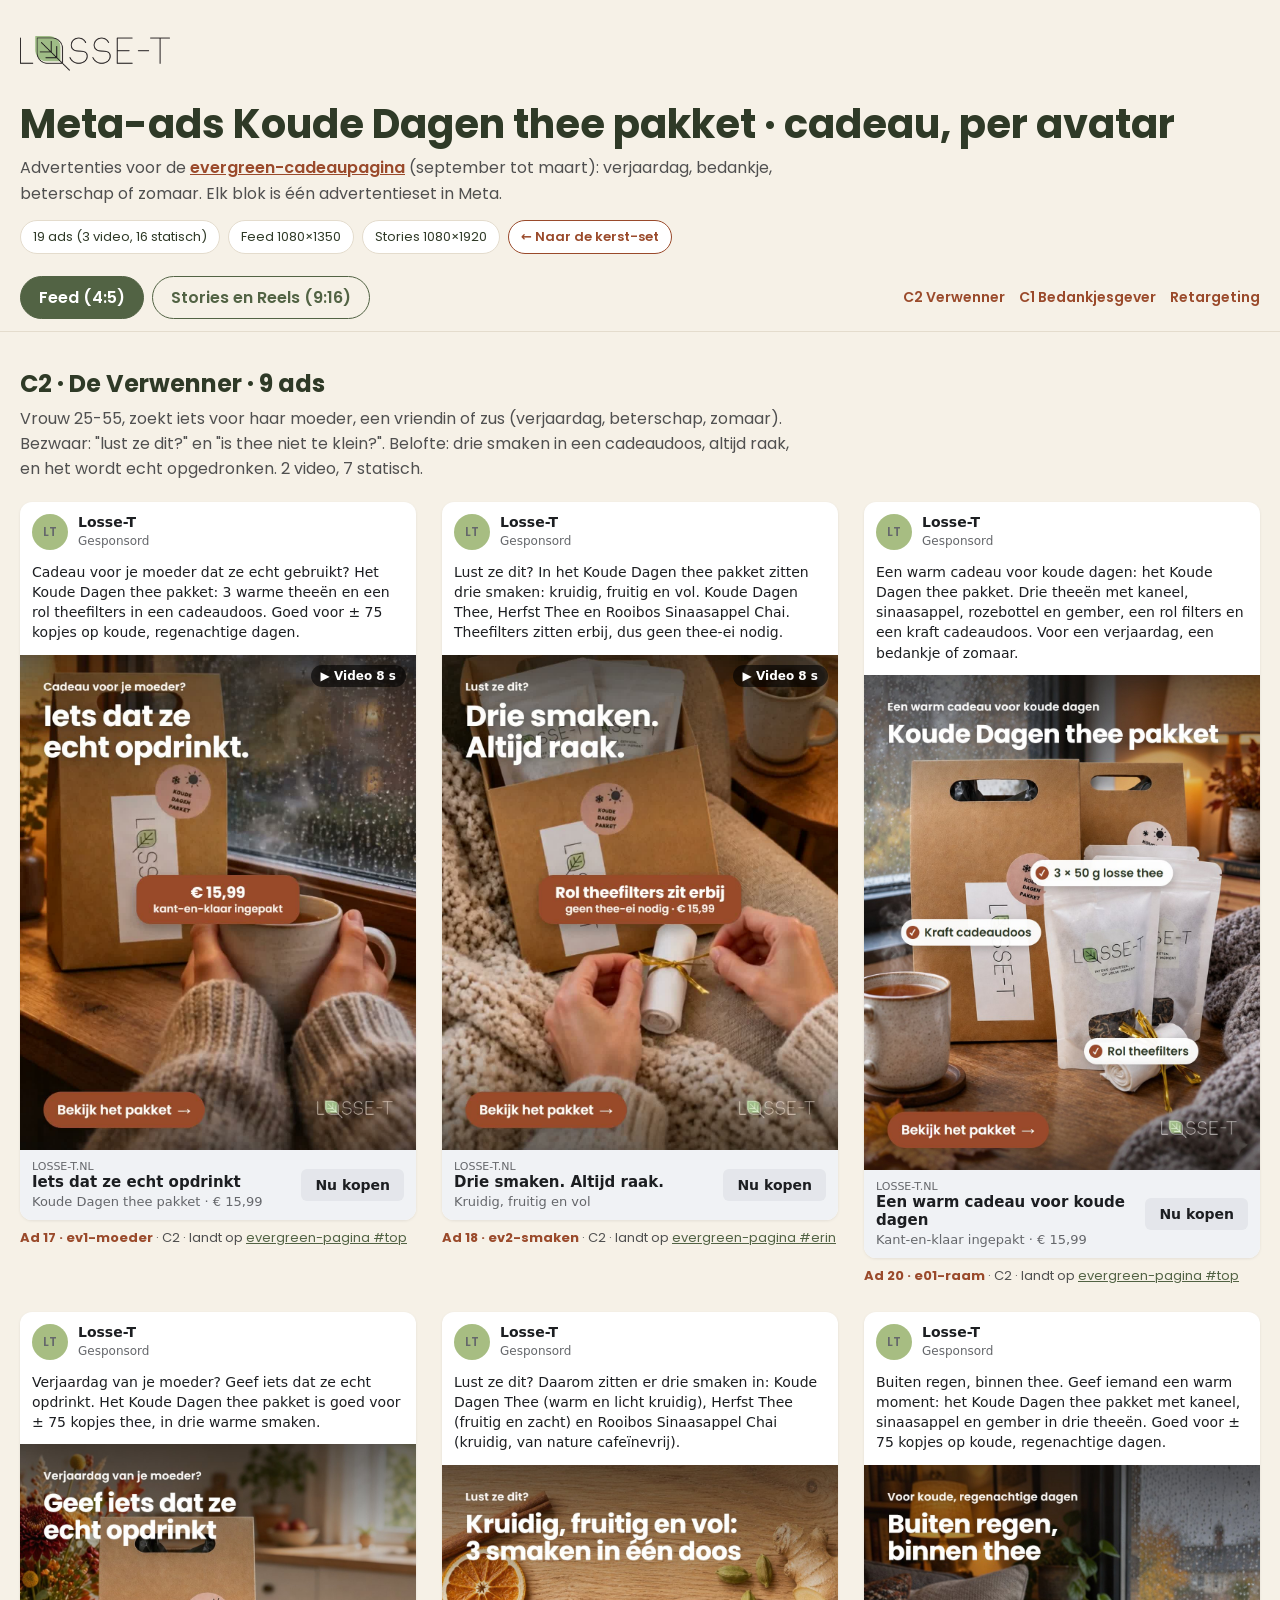
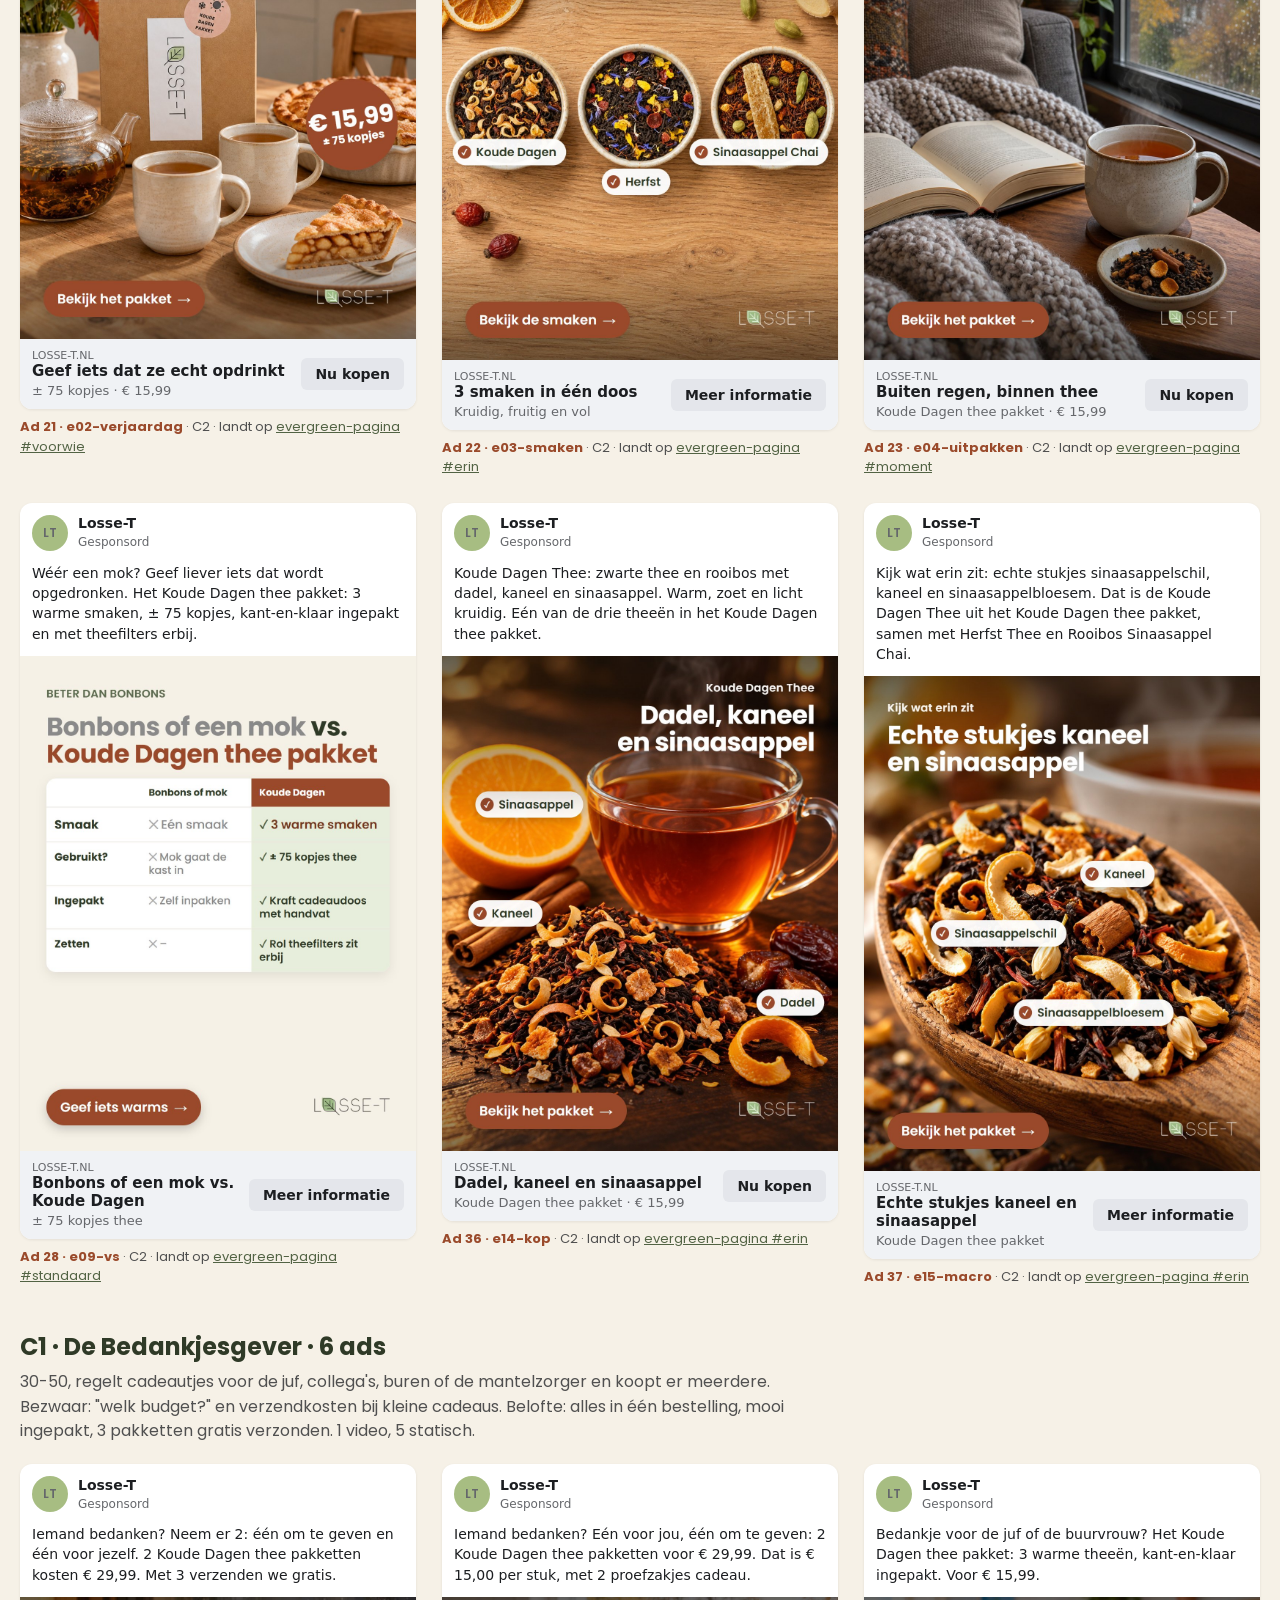
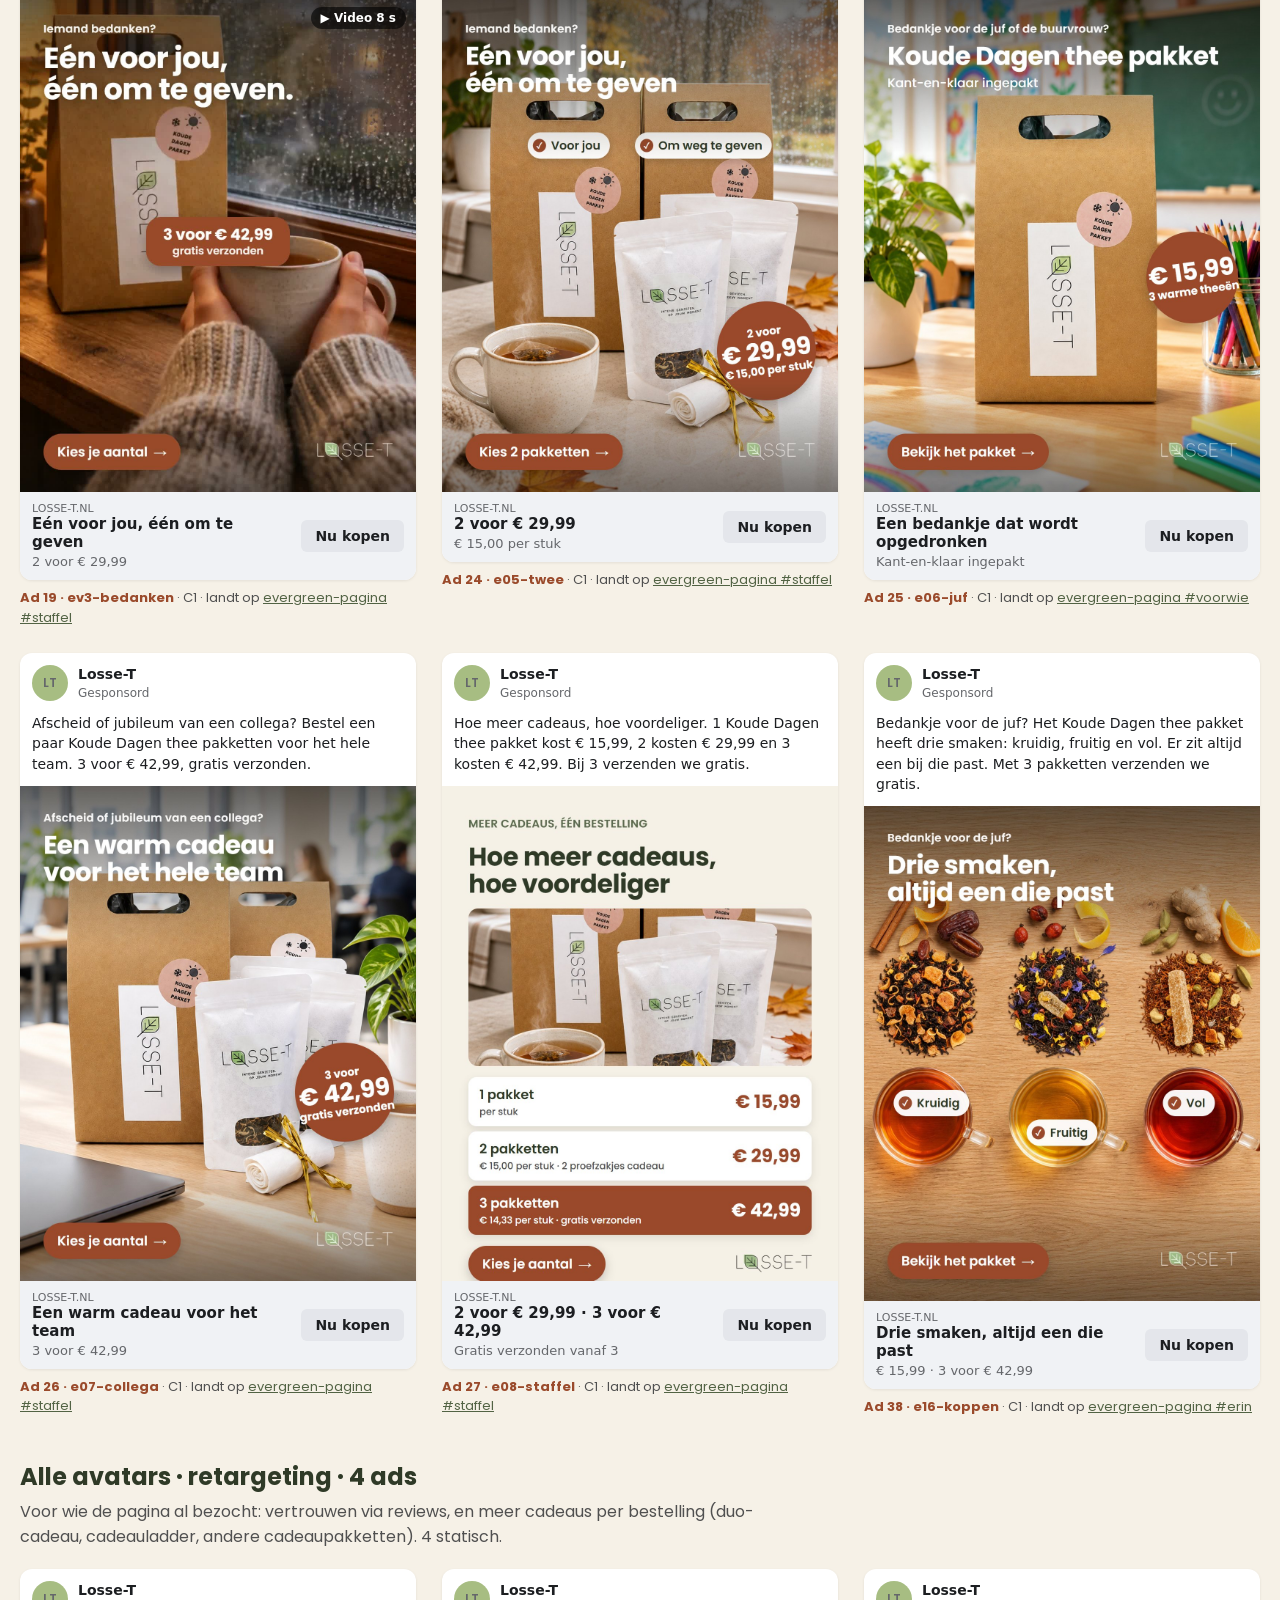
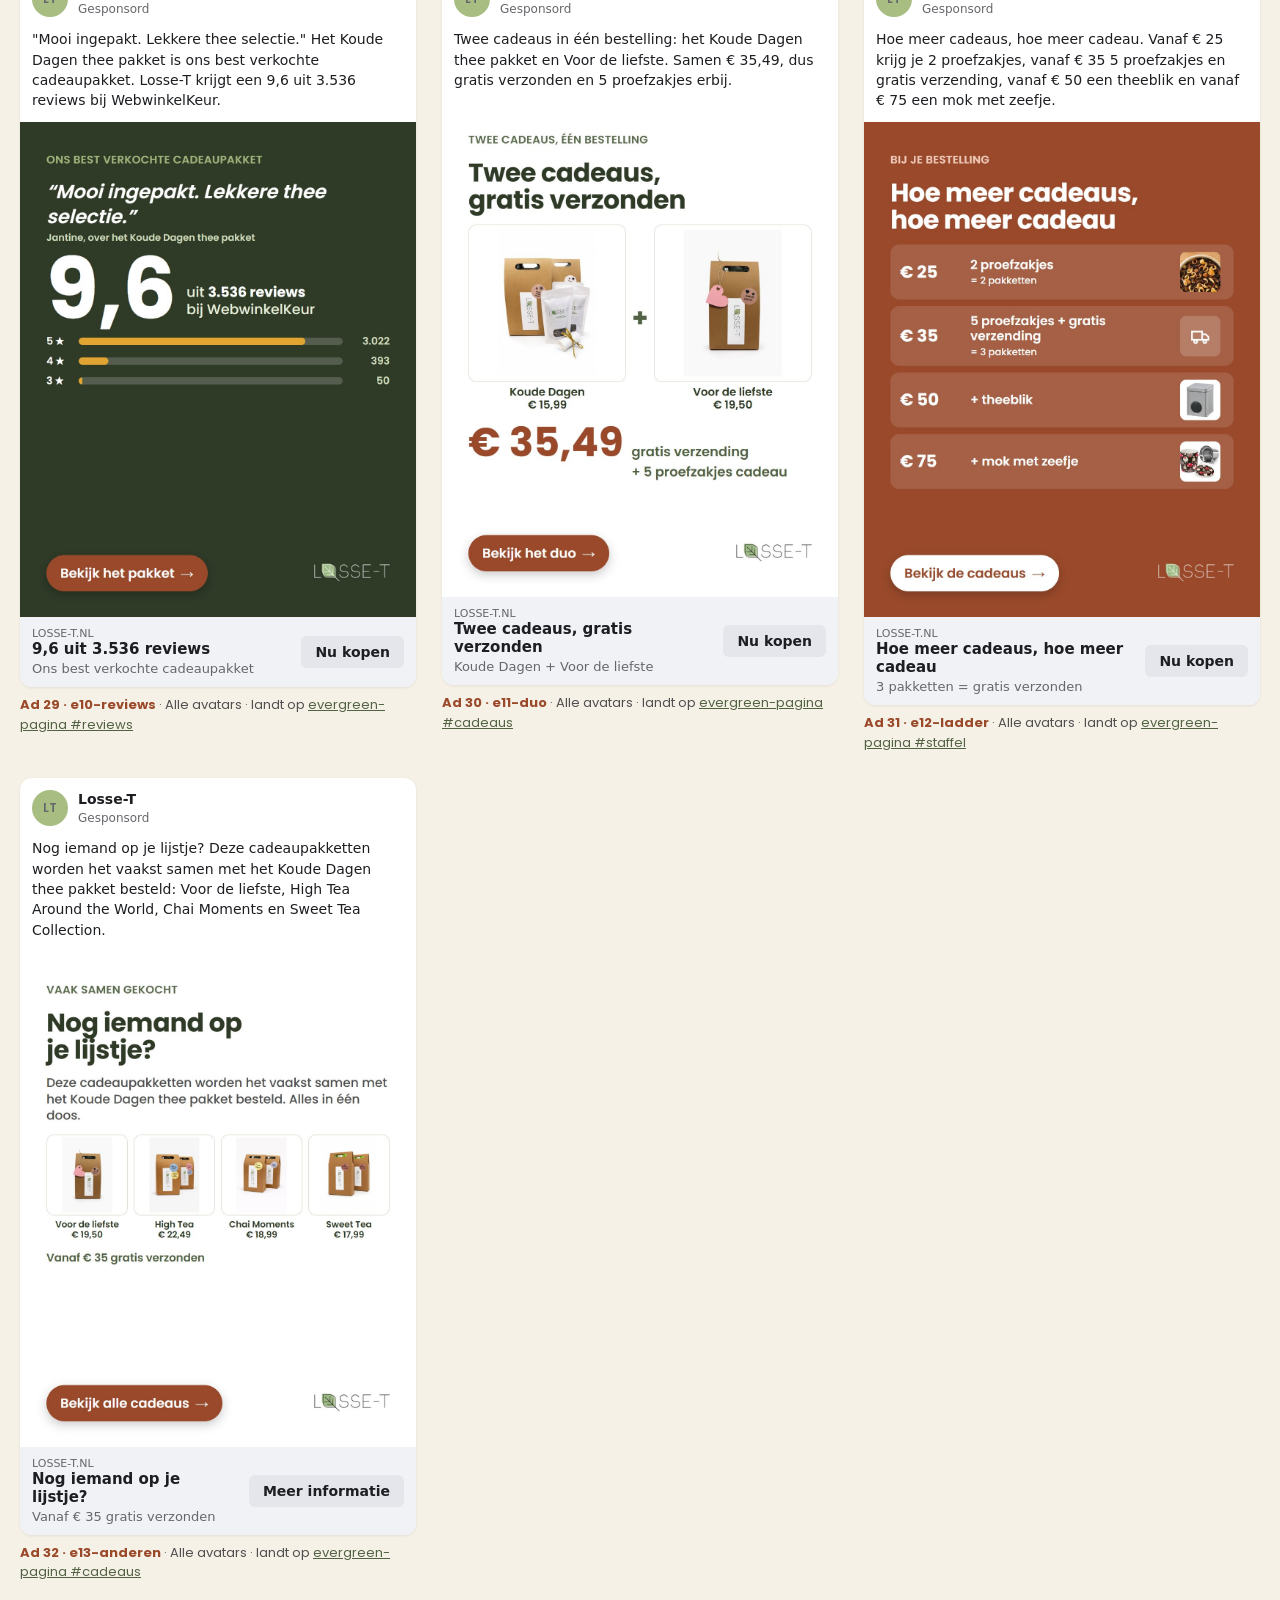
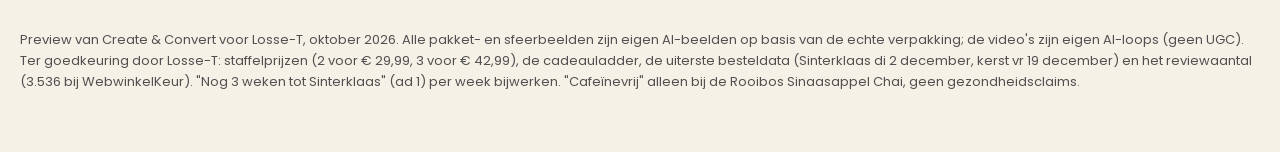
<file: koude-dagen-ads/evergreen.html>
<!DOCTYPE html>
<meta name="robots" content="noindex,nofollow">
<meta name="viewport" content="width=device-width, initial-scale=1">
<title>Koude Dagen Cadeau-ads</title>
<meta name="claude:viewport-fit-sides" content="cover">
<link rel="stylesheet" href="https://fonts.googleapis.com/css2?family=Poppins:wght@400;500;600;700&display=swap">
<style>
:root{color-scheme:light;--room:#F6F1E7;--bos:#526344;--salie:#A7BD82;--antraciet:#505050;--kers:#9A4A2B;--inkt:#2F3A27;--line:#e4dccd}
*{box-sizing:border-box}
body{margin:0;font-family:Poppins,system-ui,sans-serif;background:var(--room);color:var(--antraciet);-webkit-font-smoothing:antialiased}
body::before{content:"";position:fixed;inset:0 0 auto;height:env(safe-area-inset-top,0px);z-index:10;background:var(--room)}
.gutter{padding-left:max(16px,env(safe-area-inset-left,0px));padding-right:max(16px,env(safe-area-inset-right,0px))}
.wrap{max-width:1240px;margin:0 auto}
header{padding-block:36px 10px}
header img{height:38px}
h1{font-size:clamp(26px,4vw,40px);font-weight:700;color:var(--inkt);margin:20px 0 8px;line-height:1.15;text-wrap:balance}
header p{max-width:780px;line-height:1.6;margin:0}
header a{color:var(--kers);font-weight:600}
.wat{display:flex;flex-wrap:wrap;gap:8px;margin-top:14px}
.wat span,.wat a{background:#fff;border:1px solid var(--line);border-radius:999px;padding:6px 12px;font-size:13px;color:var(--inkt);text-decoration:none}
.wat a{border-color:var(--kers);color:var(--kers);font-weight:600}
.schakel{position:sticky;top:env(safe-area-inset-top,0px);z-index:5;background:var(--room);border-bottom:1px solid var(--line);padding-block:12px}
.schakel .wrap{display:flex;gap:8px;flex-wrap:wrap;align-items:center}
.schakel button{font:inherit;font-weight:600;border:1.5px solid var(--bos);background:transparent;color:var(--bos);padding:8px 18px;border-radius:999px;cursor:pointer;min-height:42px}
.schakel button[aria-pressed=true]{background:var(--bos);color:#fff}
.schakel nav{margin-left:auto;display:flex;gap:14px;flex-wrap:wrap;font-size:14px}
.schakel nav a{color:var(--kers);font-weight:600;text-decoration:none}
section{padding-block:34px 8px}
h2{font-size:24px;font-weight:700;color:var(--inkt);margin:0}
.uitleg{margin:6px 0 20px;max-width:780px;line-height:1.55}
.grid{display:grid;grid-template-columns:repeat(auto-fill,minmax(min(100%,300px),1fr));gap:26px}
.post{background:#fff;border-radius:12px;overflow:hidden;box-shadow:0 1px 3px rgba(0,0,0,.08);font-family:system-ui,-apple-system,"Segoe UI",sans-serif;color:#1c1e21}
.kp{display:flex;gap:10px;align-items:center;padding:12px}
.av{width:36px;height:36px;border-radius:50%;background:var(--salie);color:#fff;display:grid;place-items:center;font:600 13px Poppins,sans-serif}
.kp b{display:block;font-size:14px}.kp span{font-size:12px;color:#65676b}
.prim{font-size:14px;line-height:1.45;padding:0 12px 12px;margin:0}
.media{position:relative}
.media img,.media video{display:block;width:100%;height:auto;aspect-ratio:4/5;object-fit:cover;background:#eee}
body.story .media img,body.story .media video{aspect-ratio:9/16}
html{overflow-anchor:none}
.media .s{display:none}
body.story .media .f{display:none}body.story .media .s{display:block}
body.story .prim,body.story .cta{display:none}
.vtag{position:absolute;right:10px;top:10px;background:rgba(0,0,0,.6);color:#fff;font-size:12px;font-weight:600;padding:4px 10px;border-radius:999px}
.cta{display:flex;justify-content:space-between;align-items:center;gap:12px;padding:10px 12px;background:#f0f2f5}
.cta small{font-size:11px;color:#65676b;display:block}.cta b{font-size:15px;display:block}.cta span{font-size:13px;color:#65676b}
.cta a{flex:none;background:#e4e6eb;border-radius:6px;padding:8px 14px;font-weight:600;font-size:14px}
.meta{font-size:13px;margin:8px 0 0;line-height:1.5}.meta b{color:var(--kers)}.meta a{color:var(--bos)}
footer{padding-block:40px 60px;font-size:13px;line-height:1.6}
</style>
<header class="gutter"><div class="wrap">
<img src="logo.png" alt="Losse-T">
<h1>Meta-ads Koude Dagen thee pakket · cadeau, per avatar</h1>
<p>Advertenties voor de <a href="/losse-t-preview/koude-dagen/" target="_blank" rel="noopener">evergreen-cadeaupagina</a> (september tot maart): verjaardag, bedankje, beterschap of zomaar. Elk blok is één advertentieset in Meta.</p>
<div class="wat"><span>19 ads (3 video, 16 statisch)</span><span>Feed 1080×1350</span><span>Stories 1080×1920</span><a href="/losse-t-preview/koude-dagen-ads/kerst.html" target="_blank" rel="noopener">← Naar de kerst-set</a></div>
</div></header>
<div class="schakel gutter"><div class="wrap">
<button id="b-feed" aria-pressed="true">Feed (4:5)</button><button id="b-story" aria-pressed="false">Stories en Reels (9:16)</button>
<nav><a href="#c2">C2 Verwenner</a><a href="#c1">C1 Bedankjesgever</a><a href="#r">Retargeting</a></nav>
</div></div>
<section class="gutter" id="c2"><div class="wrap"><h2>C2 · De Verwenner · 9 ads</h2><p class="uitleg">Vrouw 25-55, zoekt iets voor haar moeder, een vriendin of zus (verjaardag, beterschap, zomaar). Bezwaar: "lust ze dit?" en "is thee niet te klein?". Belofte: drie smaken in een cadeaudoos, altijd raak, en het wordt echt opgedronken. 2 video, 7 statisch.</p><div class="grid"><article class="ad"><div class="post">
 <div class="kp"><span class="av">LT</span><div><b>Losse-T</b><span>Gesponsord</span></div></div>
 <p class="prim">Cadeau voor je moeder dat ze echt gebruikt? Het Koude Dagen thee pakket: 3 warme theeën en een rol theefilters in een cadeaudoos. Goed voor ± 75 kopjes op koude, regenachtige dagen.</p>
 <div class="media"><video class="f" src="ads/ev1-moeder-f.mp4" poster="ads/ev1-moeder-f.jpg" muted loop playsinline preload="none"></video><video class="s" src="ads/ev1-moeder-s.mp4" poster="ads/ev1-moeder-s.jpg" muted loop playsinline preload="none"></video><span class="vtag">▶ Video 8 s</span></div>
 <div class="cta"><div><small>LOSSE-T.NL</small><b>Iets dat ze echt opdrinkt</b><span>Koude Dagen thee pakket · € 15,99</span></div><a>Nu kopen</a></div>
</div><p class="meta"><b>Ad 17 · ev1-moeder</b> · C2 · landt op <a href="/losse-t-preview/koude-dagen/" target="_blank" rel="noopener">evergreen-pagina #top</a></p></article><article class="ad"><div class="post">
 <div class="kp"><span class="av">LT</span><div><b>Losse-T</b><span>Gesponsord</span></div></div>
 <p class="prim">Lust ze dit? In het Koude Dagen thee pakket zitten drie smaken: kruidig, fruitig en vol. Koude Dagen Thee, Herfst Thee en Rooibos Sinaasappel Chai. Theefilters zitten erbij, dus geen thee-ei nodig.</p>
 <div class="media"><video class="f" src="ads/ev2-smaken-f.mp4" poster="ads/ev2-smaken-f.jpg" muted loop playsinline preload="none"></video><video class="s" src="ads/ev2-smaken-s.mp4" poster="ads/ev2-smaken-s.jpg" muted loop playsinline preload="none"></video><span class="vtag">▶ Video 8 s</span></div>
 <div class="cta"><div><small>LOSSE-T.NL</small><b>Drie smaken. Altijd raak.</b><span>Kruidig, fruitig en vol</span></div><a>Nu kopen</a></div>
</div><p class="meta"><b>Ad 18 · ev2-smaken</b> · C2 · landt op <a href="/losse-t-preview/koude-dagen/" target="_blank" rel="noopener">evergreen-pagina #erin</a></p></article><article class="ad"><div class="post">
 <div class="kp"><span class="av">LT</span><div><b>Losse-T</b><span>Gesponsord</span></div></div>
 <p class="prim">Een warm cadeau voor koude dagen: het Koude Dagen thee pakket. Drie theeën met kaneel, sinaasappel, rozebottel en gember, een rol filters en een kraft cadeaudoos. Voor een verjaardag, een bedankje of zomaar.</p>
 <div class="media"><img class="f" src="ads/e01-raam-f.jpg" alt="" loading="lazy"><img class="s" src="ads/e01-raam-s.jpg" alt="" loading="lazy"></div>
 <div class="cta"><div><small>LOSSE-T.NL</small><b>Een warm cadeau voor koude dagen</b><span>Kant-en-klaar ingepakt · € 15,99</span></div><a>Nu kopen</a></div>
</div><p class="meta"><b>Ad 20 · e01-raam</b> · C2 · landt op <a href="/losse-t-preview/koude-dagen/" target="_blank" rel="noopener">evergreen-pagina #top</a></p></article><article class="ad"><div class="post">
 <div class="kp"><span class="av">LT</span><div><b>Losse-T</b><span>Gesponsord</span></div></div>
 <p class="prim">Verjaardag van je moeder? Geef iets dat ze echt opdrinkt. Het Koude Dagen thee pakket is goed voor ± 75 kopjes thee, in drie warme smaken.</p>
 <div class="media"><img class="f" src="ads/e02-verjaardag-f.jpg" alt="" loading="lazy"><img class="s" src="ads/e02-verjaardag-s.jpg" alt="" loading="lazy"></div>
 <div class="cta"><div><small>LOSSE-T.NL</small><b>Geef iets dat ze echt opdrinkt</b><span>± 75 kopjes · € 15,99</span></div><a>Nu kopen</a></div>
</div><p class="meta"><b>Ad 21 · e02-verjaardag</b> · C2 · landt op <a href="/losse-t-preview/koude-dagen/" target="_blank" rel="noopener">evergreen-pagina #voorwie</a></p></article><article class="ad"><div class="post">
 <div class="kp"><span class="av">LT</span><div><b>Losse-T</b><span>Gesponsord</span></div></div>
 <p class="prim">Lust ze dit? Daarom zitten er drie smaken in: Koude Dagen Thee (warm en licht kruidig), Herfst Thee (fruitig en zacht) en Rooibos Sinaasappel Chai (kruidig, van nature cafeïnevrij).</p>
 <div class="media"><img class="f" src="ads/e03-smaken-f.jpg" alt="" loading="lazy"><img class="s" src="ads/e03-smaken-s.jpg" alt="" loading="lazy"></div>
 <div class="cta"><div><small>LOSSE-T.NL</small><b>3 smaken in één doos</b><span>Kruidig, fruitig en vol</span></div><a>Meer informatie</a></div>
</div><p class="meta"><b>Ad 22 · e03-smaken</b> · C2 · landt op <a href="/losse-t-preview/koude-dagen/" target="_blank" rel="noopener">evergreen-pagina #erin</a></p></article><article class="ad"><div class="post">
 <div class="kp"><span class="av">LT</span><div><b>Losse-T</b><span>Gesponsord</span></div></div>
 <p class="prim">Buiten regen, binnen thee. Geef iemand een warm moment: het Koude Dagen thee pakket met kaneel, sinaasappel en gember in drie theeën. Goed voor ± 75 kopjes op koude, regenachtige dagen.</p>
 <div class="media"><img class="f" src="ads/e04-uitpakken-f.jpg" alt="" loading="lazy"><img class="s" src="ads/e04-uitpakken-s.jpg" alt="" loading="lazy"></div>
 <div class="cta"><div><small>LOSSE-T.NL</small><b>Buiten regen, binnen thee</b><span>Koude Dagen thee pakket · € 15,99</span></div><a>Nu kopen</a></div>
</div><p class="meta"><b>Ad 23 · e04-uitpakken</b> · C2 · landt op <a href="/losse-t-preview/koude-dagen/" target="_blank" rel="noopener">evergreen-pagina #moment</a></p></article><article class="ad"><div class="post">
 <div class="kp"><span class="av">LT</span><div><b>Losse-T</b><span>Gesponsord</span></div></div>
 <p class="prim">Wéér een mok? Geef liever iets dat wordt opgedronken. Het Koude Dagen thee pakket: 3 warme smaken, ± 75 kopjes, kant-en-klaar ingepakt en met theefilters erbij.</p>
 <div class="media"><img class="f" src="ads/e09-vs-f.jpg" alt="" loading="lazy"><img class="s" src="ads/e09-vs-s.jpg" alt="" loading="lazy"></div>
 <div class="cta"><div><small>LOSSE-T.NL</small><b>Bonbons of een mok vs. Koude Dagen</b><span>± 75 kopjes thee</span></div><a>Meer informatie</a></div>
</div><p class="meta"><b>Ad 28 · e09-vs</b> · C2 · landt op <a href="/losse-t-preview/koude-dagen/" target="_blank" rel="noopener">evergreen-pagina #standaard</a></p></article><article class="ad"><div class="post">
 <div class="kp"><span class="av">LT</span><div><b>Losse-T</b><span>Gesponsord</span></div></div>
 <p class="prim">Koude Dagen Thee: zwarte thee en rooibos met dadel, kaneel en sinaasappel. Warm, zoet en licht kruidig. Eén van de drie theeën in het Koude Dagen thee pakket.</p>
 <div class="media"><img class="f" src="ads/e14-kop-f.jpg" alt="" loading="lazy"><img class="s" src="ads/e14-kop-s.jpg" alt="" loading="lazy"></div>
 <div class="cta"><div><small>LOSSE-T.NL</small><b>Dadel, kaneel en sinaasappel</b><span>Koude Dagen thee pakket · € 15,99</span></div><a>Nu kopen</a></div>
</div><p class="meta"><b>Ad 36 · e14-kop</b> · C2 · landt op <a href="/losse-t-preview/koude-dagen/" target="_blank" rel="noopener">evergreen-pagina #erin</a></p></article><article class="ad"><div class="post">
 <div class="kp"><span class="av">LT</span><div><b>Losse-T</b><span>Gesponsord</span></div></div>
 <p class="prim">Kijk wat erin zit: echte stukjes sinaasappelschil, kaneel en sinaasappelbloesem. Dat is de Koude Dagen Thee uit het Koude Dagen thee pakket, samen met Herfst Thee en Rooibos Sinaasappel Chai.</p>
 <div class="media"><img class="f" src="ads/e15-macro-f.jpg" alt="" loading="lazy"><img class="s" src="ads/e15-macro-s.jpg" alt="" loading="lazy"></div>
 <div class="cta"><div><small>LOSSE-T.NL</small><b>Echte stukjes kaneel en sinaasappel</b><span>Koude Dagen thee pakket</span></div><a>Meer informatie</a></div>
</div><p class="meta"><b>Ad 37 · e15-macro</b> · C2 · landt op <a href="/losse-t-preview/koude-dagen/" target="_blank" rel="noopener">evergreen-pagina #erin</a></p></article></div></div></section><section class="gutter" id="c1"><div class="wrap"><h2>C1 · De Bedankjesgever · 6 ads</h2><p class="uitleg">30-50, regelt cadeautjes voor de juf, collega's, buren of de mantelzorger en koopt er meerdere. Bezwaar: "welk budget?" en verzendkosten bij kleine cadeaus. Belofte: alles in één bestelling, mooi ingepakt, 3 pakketten gratis verzonden. 1 video, 5 statisch.</p><div class="grid"><article class="ad"><div class="post">
 <div class="kp"><span class="av">LT</span><div><b>Losse-T</b><span>Gesponsord</span></div></div>
 <p class="prim">Iemand bedanken? Neem er 2: één om te geven en één voor jezelf. 2 Koude Dagen thee pakketten kosten € 29,99. Met 3 verzenden we gratis.</p>
 <div class="media"><video class="f" src="ads/ev3-bedanken-f.mp4" poster="ads/ev3-bedanken-f.jpg" muted loop playsinline preload="none"></video><video class="s" src="ads/ev3-bedanken-s.mp4" poster="ads/ev3-bedanken-s.jpg" muted loop playsinline preload="none"></video><span class="vtag">▶ Video 8 s</span></div>
 <div class="cta"><div><small>LOSSE-T.NL</small><b>Eén voor jou, één om te geven</b><span>2 voor € 29,99</span></div><a>Nu kopen</a></div>
</div><p class="meta"><b>Ad 19 · ev3-bedanken</b> · C1 · landt op <a href="/losse-t-preview/koude-dagen/" target="_blank" rel="noopener">evergreen-pagina #staffel</a></p></article><article class="ad"><div class="post">
 <div class="kp"><span class="av">LT</span><div><b>Losse-T</b><span>Gesponsord</span></div></div>
 <p class="prim">Iemand bedanken? Eén voor jou, één om te geven: 2 Koude Dagen thee pakketten voor € 29,99. Dat is € 15,00 per stuk, met 2 proefzakjes cadeau.</p>
 <div class="media"><img class="f" src="ads/e05-twee-f.jpg" alt="" loading="lazy"><img class="s" src="ads/e05-twee-s.jpg" alt="" loading="lazy"></div>
 <div class="cta"><div><small>LOSSE-T.NL</small><b>2 voor € 29,99</b><span>€ 15,00 per stuk</span></div><a>Nu kopen</a></div>
</div><p class="meta"><b>Ad 24 · e05-twee</b> · C1 · landt op <a href="/losse-t-preview/koude-dagen/" target="_blank" rel="noopener">evergreen-pagina #staffel</a></p></article><article class="ad"><div class="post">
 <div class="kp"><span class="av">LT</span><div><b>Losse-T</b><span>Gesponsord</span></div></div>
 <p class="prim">Bedankje voor de juf of de buurvrouw? Het Koude Dagen thee pakket: 3 warme theeën, kant-en-klaar ingepakt. Voor € 15,99.</p>
 <div class="media"><img class="f" src="ads/e06-juf-f.jpg" alt="" loading="lazy"><img class="s" src="ads/e06-juf-s.jpg" alt="" loading="lazy"></div>
 <div class="cta"><div><small>LOSSE-T.NL</small><b>Een bedankje dat wordt opgedronken</b><span>Kant-en-klaar ingepakt</span></div><a>Nu kopen</a></div>
</div><p class="meta"><b>Ad 25 · e06-juf</b> · C1 · landt op <a href="/losse-t-preview/koude-dagen/" target="_blank" rel="noopener">evergreen-pagina #voorwie</a></p></article><article class="ad"><div class="post">
 <div class="kp"><span class="av">LT</span><div><b>Losse-T</b><span>Gesponsord</span></div></div>
 <p class="prim">Afscheid of jubileum van een collega? Bestel een paar Koude Dagen thee pakketten voor het hele team. 3 voor € 42,99, gratis verzonden.</p>
 <div class="media"><img class="f" src="ads/e07-collega-f.jpg" alt="" loading="lazy"><img class="s" src="ads/e07-collega-s.jpg" alt="" loading="lazy"></div>
 <div class="cta"><div><small>LOSSE-T.NL</small><b>Een warm cadeau voor het team</b><span>3 voor € 42,99</span></div><a>Nu kopen</a></div>
</div><p class="meta"><b>Ad 26 · e07-collega</b> · C1 · landt op <a href="/losse-t-preview/koude-dagen/" target="_blank" rel="noopener">evergreen-pagina #staffel</a></p></article><article class="ad"><div class="post">
 <div class="kp"><span class="av">LT</span><div><b>Losse-T</b><span>Gesponsord</span></div></div>
 <p class="prim">Hoe meer cadeaus, hoe voordeliger. 1 Koude Dagen thee pakket kost € 15,99, 2 kosten € 29,99 en 3 kosten € 42,99. Bij 3 verzenden we gratis.</p>
 <div class="media"><img class="f" src="ads/e08-staffel-f.jpg" alt="" loading="lazy"><img class="s" src="ads/e08-staffel-s.jpg" alt="" loading="lazy"></div>
 <div class="cta"><div><small>LOSSE-T.NL</small><b>2 voor € 29,99 · 3 voor € 42,99</b><span>Gratis verzonden vanaf 3</span></div><a>Nu kopen</a></div>
</div><p class="meta"><b>Ad 27 · e08-staffel</b> · C1 · landt op <a href="/losse-t-preview/koude-dagen/" target="_blank" rel="noopener">evergreen-pagina #staffel</a></p></article><article class="ad"><div class="post">
 <div class="kp"><span class="av">LT</span><div><b>Losse-T</b><span>Gesponsord</span></div></div>
 <p class="prim">Bedankje voor de juf? Het Koude Dagen thee pakket heeft drie smaken: kruidig, fruitig en vol. Er zit altijd een bij die past. Met 3 pakketten verzenden we gratis.</p>
 <div class="media"><img class="f" src="ads/e16-koppen-f.jpg" alt="" loading="lazy"><img class="s" src="ads/e16-koppen-s.jpg" alt="" loading="lazy"></div>
 <div class="cta"><div><small>LOSSE-T.NL</small><b>Drie smaken, altijd een die past</b><span>€ 15,99 · 3 voor € 42,99</span></div><a>Nu kopen</a></div>
</div><p class="meta"><b>Ad 38 · e16-koppen</b> · C1 · landt op <a href="/losse-t-preview/koude-dagen/" target="_blank" rel="noopener">evergreen-pagina #erin</a></p></article></div></div></section><section class="gutter" id="r"><div class="wrap"><h2>Alle avatars · retargeting · 4 ads</h2><p class="uitleg">Voor wie de pagina al bezocht: vertrouwen via reviews, en meer cadeaus per bestelling (duo-cadeau, cadeauladder, andere cadeaupakketten). 4 statisch.</p><div class="grid"><article class="ad"><div class="post">
 <div class="kp"><span class="av">LT</span><div><b>Losse-T</b><span>Gesponsord</span></div></div>
 <p class="prim">"Mooi ingepakt. Lekkere thee selectie." Het Koude Dagen thee pakket is ons best verkochte cadeaupakket. Losse-T krijgt een 9,6 uit 3.536 reviews bij WebwinkelKeur.</p>
 <div class="media"><img class="f" src="ads/e10-reviews-f.jpg" alt="" loading="lazy"><img class="s" src="ads/e10-reviews-s.jpg" alt="" loading="lazy"></div>
 <div class="cta"><div><small>LOSSE-T.NL</small><b>9,6 uit 3.536 reviews</b><span>Ons best verkochte cadeaupakket</span></div><a>Nu kopen</a></div>
</div><p class="meta"><b>Ad 29 · e10-reviews</b> · Alle avatars · landt op <a href="/losse-t-preview/koude-dagen/" target="_blank" rel="noopener">evergreen-pagina #reviews</a></p></article><article class="ad"><div class="post">
 <div class="kp"><span class="av">LT</span><div><b>Losse-T</b><span>Gesponsord</span></div></div>
 <p class="prim">Twee cadeaus in één bestelling: het Koude Dagen thee pakket en Voor de liefste. Samen € 35,49, dus gratis verzonden en 5 proefzakjes erbij.</p>
 <div class="media"><img class="f" src="ads/e11-duo-f.jpg" alt="" loading="lazy"><img class="s" src="ads/e11-duo-s.jpg" alt="" loading="lazy"></div>
 <div class="cta"><div><small>LOSSE-T.NL</small><b>Twee cadeaus, gratis verzonden</b><span>Koude Dagen + Voor de liefste</span></div><a>Nu kopen</a></div>
</div><p class="meta"><b>Ad 30 · e11-duo</b> · Alle avatars · landt op <a href="/losse-t-preview/koude-dagen/" target="_blank" rel="noopener">evergreen-pagina #cadeaus</a></p></article><article class="ad"><div class="post">
 <div class="kp"><span class="av">LT</span><div><b>Losse-T</b><span>Gesponsord</span></div></div>
 <p class="prim">Hoe meer cadeaus, hoe meer cadeau. Vanaf € 25 krijg je 2 proefzakjes, vanaf € 35 5 proefzakjes en gratis verzending, vanaf € 50 een theeblik en vanaf € 75 een mok met zeefje.</p>
 <div class="media"><img class="f" src="ads/e12-ladder-f.jpg" alt="" loading="lazy"><img class="s" src="ads/e12-ladder-s.jpg" alt="" loading="lazy"></div>
 <div class="cta"><div><small>LOSSE-T.NL</small><b>Hoe meer cadeaus, hoe meer cadeau</b><span>3 pakketten = gratis verzonden</span></div><a>Nu kopen</a></div>
</div><p class="meta"><b>Ad 31 · e12-ladder</b> · Alle avatars · landt op <a href="/losse-t-preview/koude-dagen/" target="_blank" rel="noopener">evergreen-pagina #staffel</a></p></article><article class="ad"><div class="post">
 <div class="kp"><span class="av">LT</span><div><b>Losse-T</b><span>Gesponsord</span></div></div>
 <p class="prim">Nog iemand op je lijstje? Deze cadeaupakketten worden het vaakst samen met het Koude Dagen thee pakket besteld: Voor de liefste, High Tea Around the World, Chai Moments en Sweet Tea Collection.</p>
 <div class="media"><img class="f" src="ads/e13-anderen-f.jpg" alt="" loading="lazy"><img class="s" src="ads/e13-anderen-s.jpg" alt="" loading="lazy"></div>
 <div class="cta"><div><small>LOSSE-T.NL</small><b>Nog iemand op je lijstje?</b><span>Vanaf € 35 gratis verzonden</span></div><a>Meer informatie</a></div>
</div><p class="meta"><b>Ad 32 · e13-anderen</b> · Alle avatars · landt op <a href="/losse-t-preview/koude-dagen/" target="_blank" rel="noopener">evergreen-pagina #cadeaus</a></p></article></div></div></section><footer class="gutter"><div class="wrap">Preview van Create &amp; Convert voor Losse-T, oktober 2026. Alle pakket- en sfeerbeelden zijn eigen AI-beelden op basis van de echte verpakking; de video's zijn eigen AI-loops (geen UGC). Ter goedkeuring door Losse-T: staffelprijzen (2 voor € 29,99, 3 voor € 42,99), de cadeauladder, de uiterste besteldata (Sinterklaas di 2 december, kerst vr 19 december) en het reviewaantal (3.536 bij WebwinkelKeur). "Nog 3 weken tot Sinterklaas" (ad 1) per week bijwerken. "Cafeïnevrij" alleen bij de Rooibos Sinaasappel Chai, geen gezondheidsclaims.</div></footer><script>
var bf=document.getElementById('b-feed'),bs=document.getElementById('b-story');
function zet(st){document.body.classList.toggle('story',st);bf.setAttribute('aria-pressed',!st);bs.setAttribute('aria-pressed',st);document.querySelectorAll('video').forEach(function(v){v.pause();io.unobserve(v);io.observe(v);});}
bf.onclick=function(){zet(false)};bs.onclick=function(){zet(true)};
if('scrollRestoration' in history)history.scrollRestoration='manual';
if(!location.hash)window.scrollTo(0,0);
var io=new IntersectionObserver(function(es){es.forEach(function(e){var v=e.target;if(e.isIntersecting&&v.offsetParent){v.play().catch(function(){});}else{v.pause();}});},{rootMargin:'100px'});
document.querySelectorAll('video').forEach(function(v){io.observe(v);});
</script>
</file>
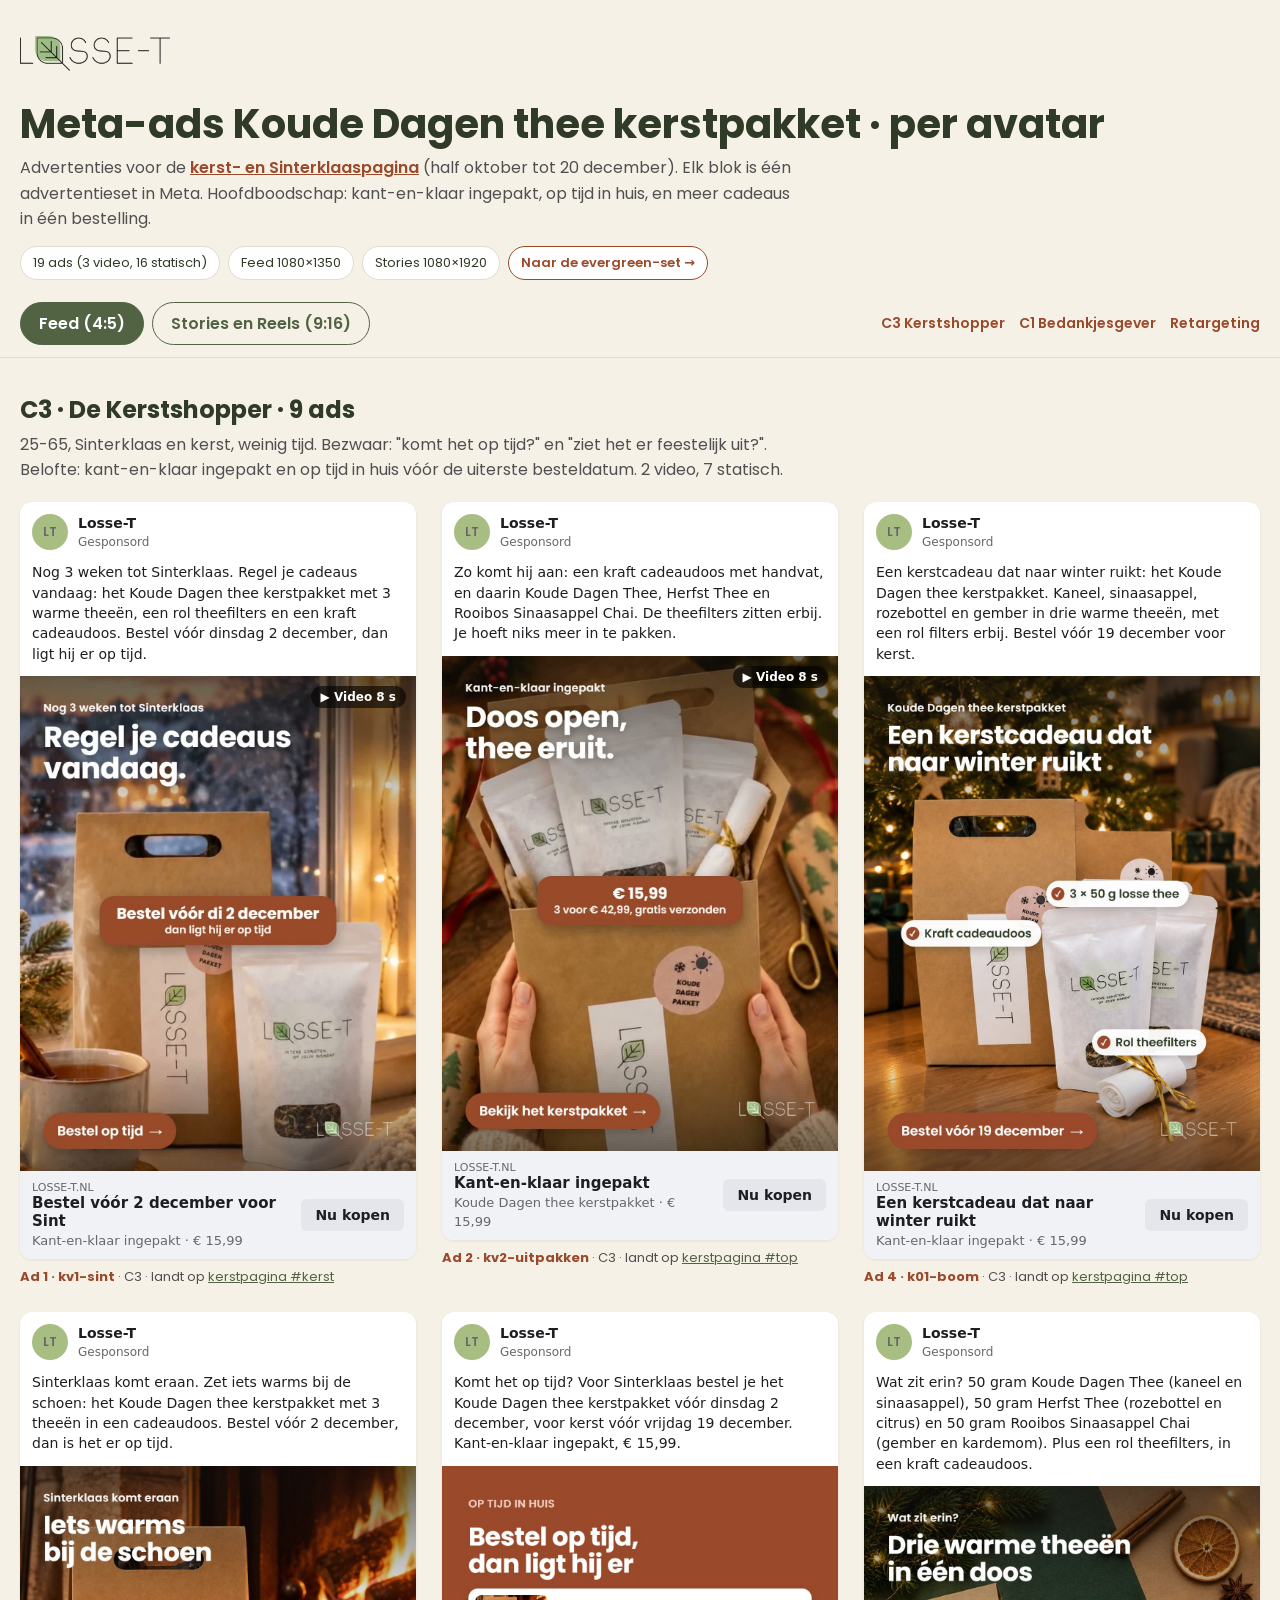
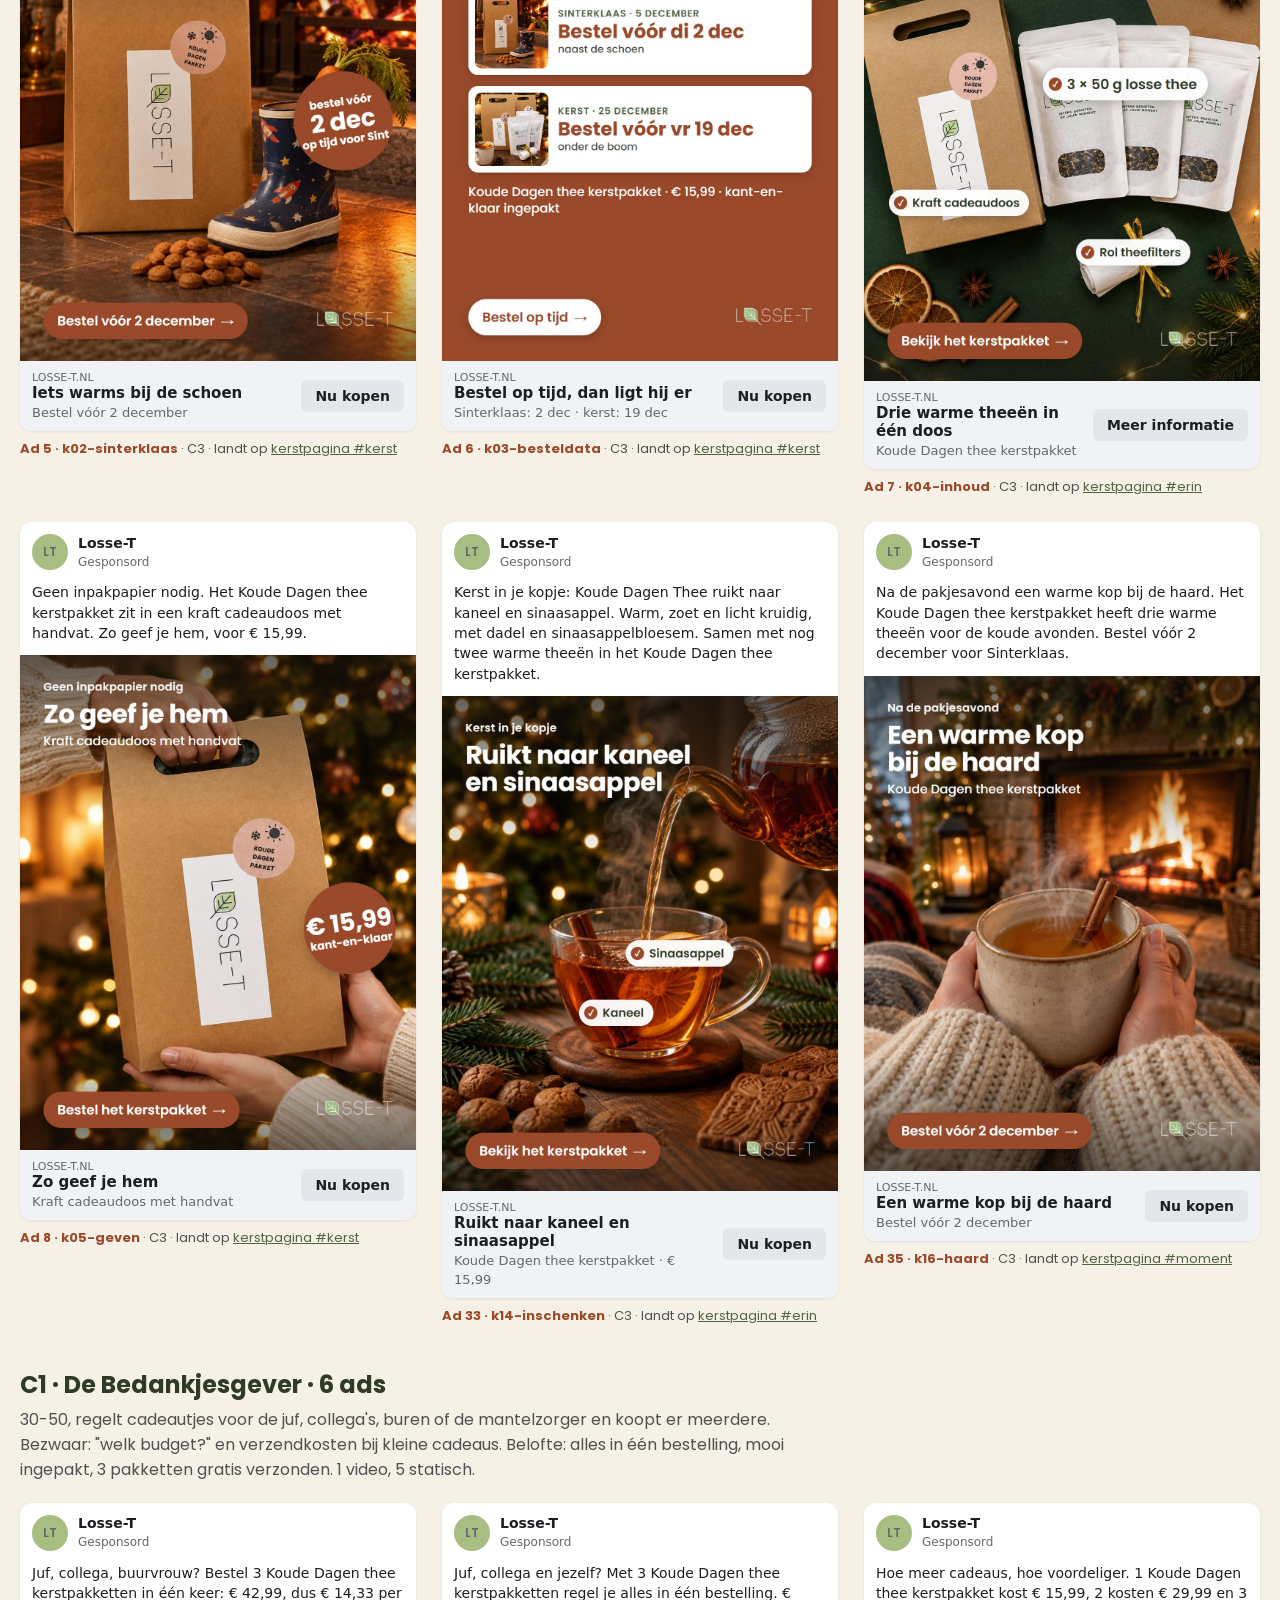
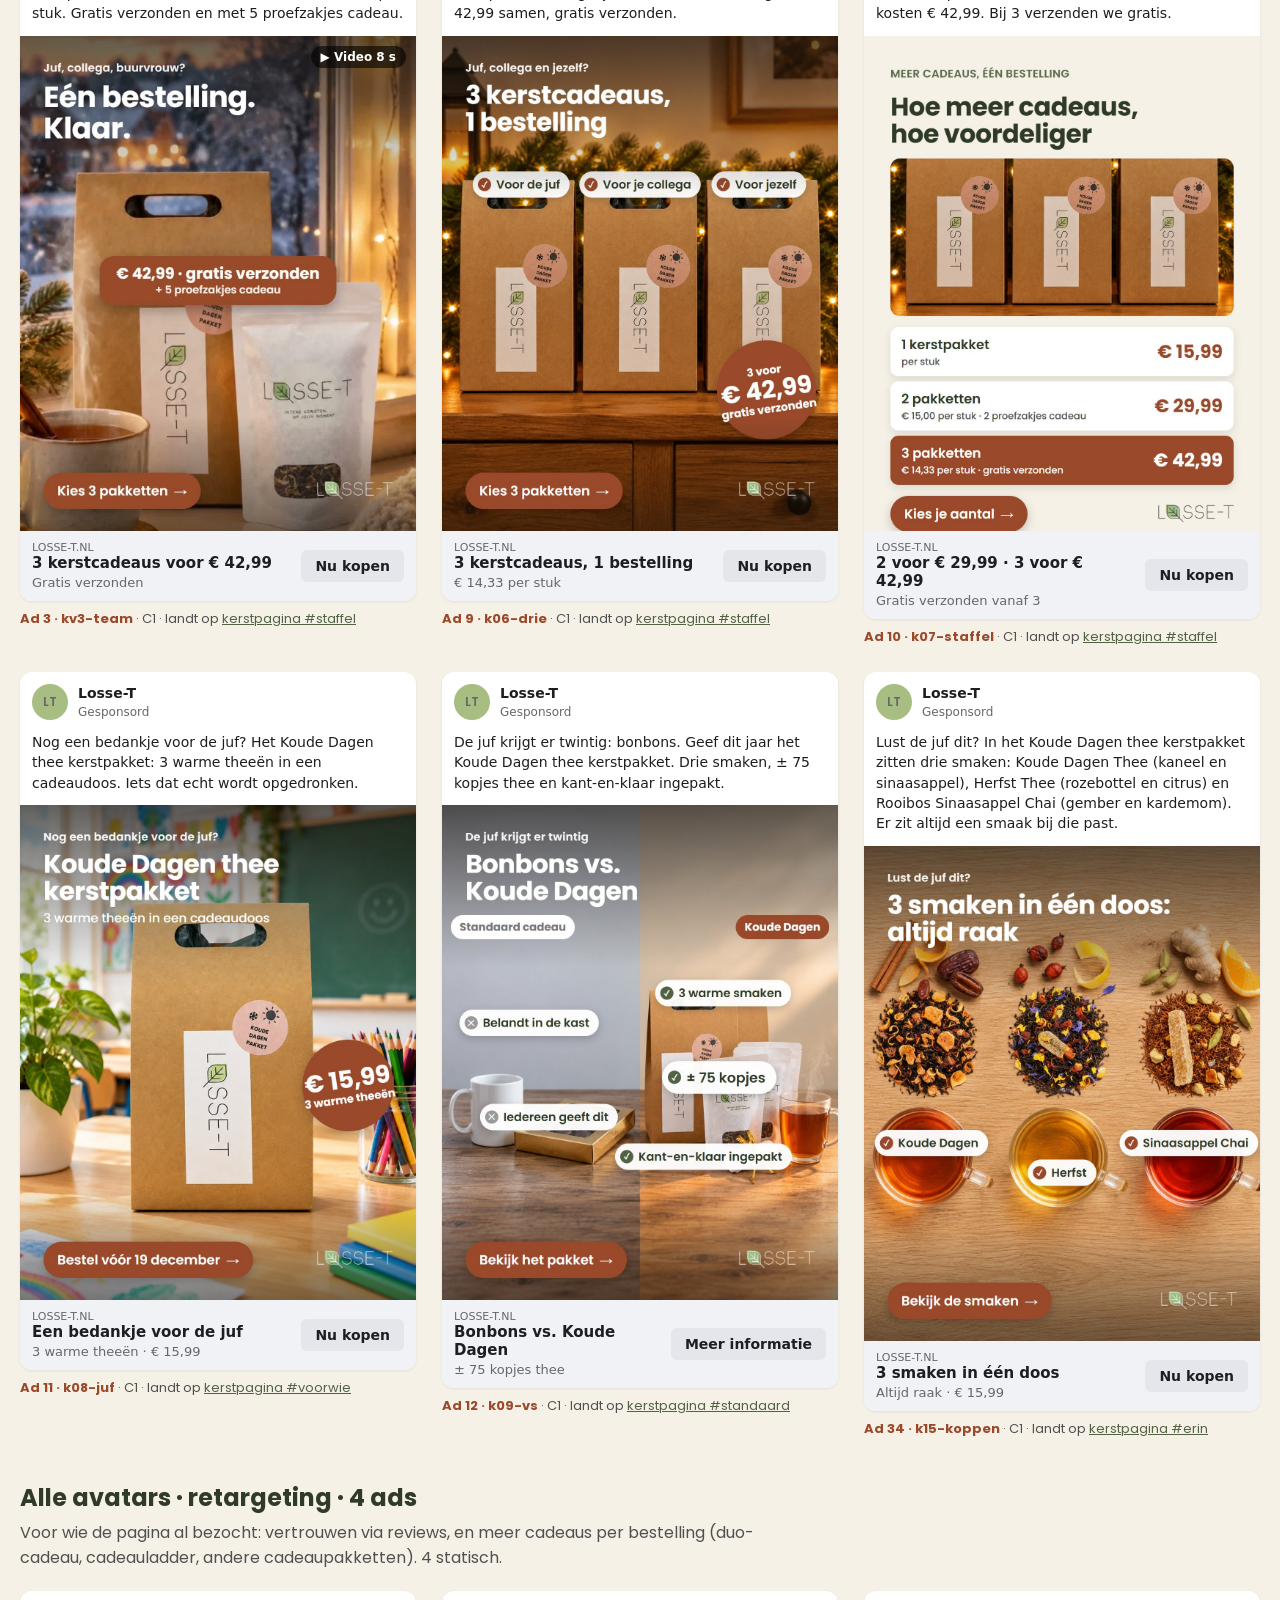
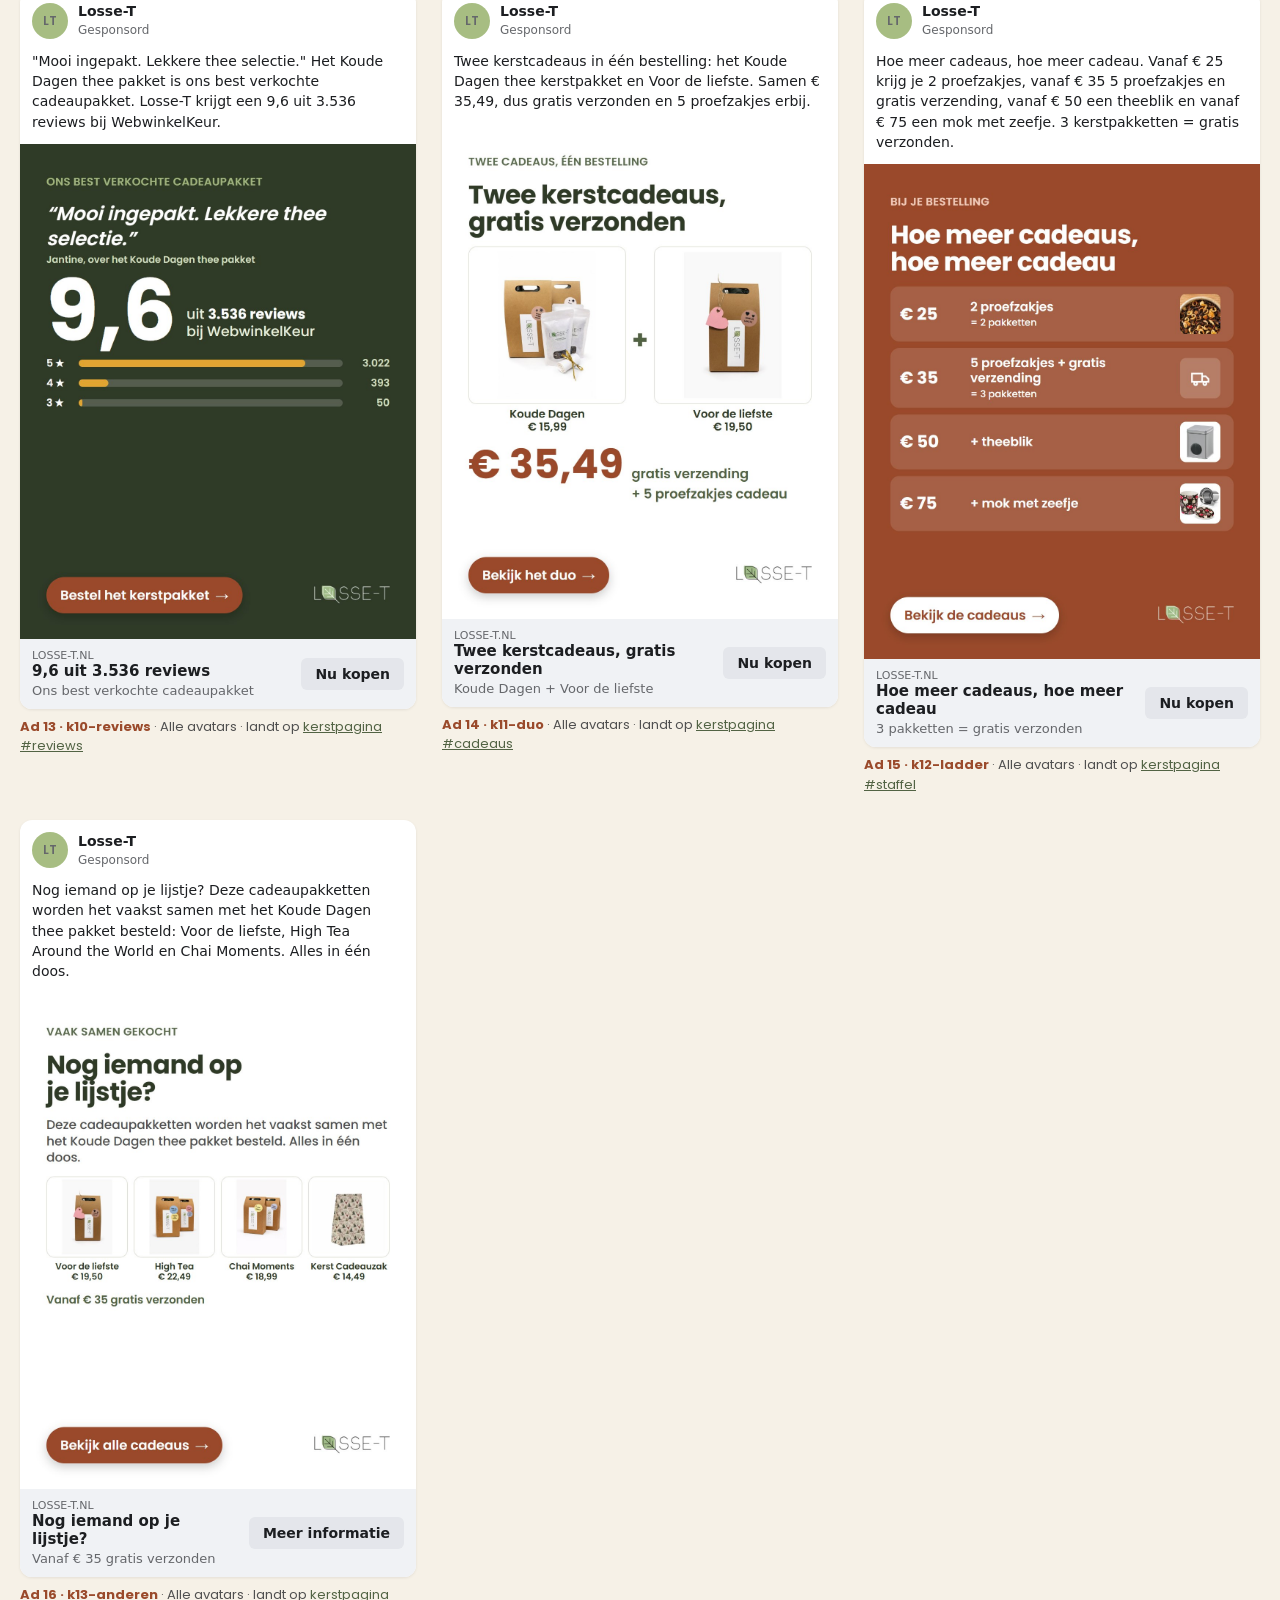
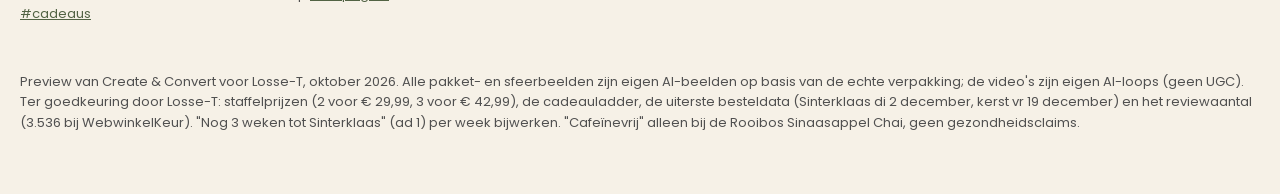
<file: koude-dagen-ads/kerst.html>
<!DOCTYPE html>
<meta name="robots" content="noindex,nofollow">
<meta name="viewport" content="width=device-width, initial-scale=1">
<title>Koude Dagen Kerst-ads</title>
<meta name="claude:viewport-fit-sides" content="cover">
<link rel="stylesheet" href="https://fonts.googleapis.com/css2?family=Poppins:wght@400;500;600;700&display=swap">
<style>
:root{color-scheme:light;--room:#F6F1E7;--bos:#526344;--salie:#A7BD82;--antraciet:#505050;--kers:#9A4A2B;--inkt:#2F3A27;--line:#e4dccd}
*{box-sizing:border-box}
body{margin:0;font-family:Poppins,system-ui,sans-serif;background:var(--room);color:var(--antraciet);-webkit-font-smoothing:antialiased}
body::before{content:"";position:fixed;inset:0 0 auto;height:env(safe-area-inset-top,0px);z-index:10;background:var(--room)}
.gutter{padding-left:max(16px,env(safe-area-inset-left,0px));padding-right:max(16px,env(safe-area-inset-right,0px))}
.wrap{max-width:1240px;margin:0 auto}
header{padding-block:36px 10px}
header img{height:38px}
h1{font-size:clamp(26px,4vw,40px);font-weight:700;color:var(--inkt);margin:20px 0 8px;line-height:1.15;text-wrap:balance}
header p{max-width:780px;line-height:1.6;margin:0}
header a{color:var(--kers);font-weight:600}
.wat{display:flex;flex-wrap:wrap;gap:8px;margin-top:14px}
.wat span,.wat a{background:#fff;border:1px solid var(--line);border-radius:999px;padding:6px 12px;font-size:13px;color:var(--inkt);text-decoration:none}
.wat a{border-color:var(--kers);color:var(--kers);font-weight:600}
.schakel{position:sticky;top:env(safe-area-inset-top,0px);z-index:5;background:var(--room);border-bottom:1px solid var(--line);padding-block:12px}
.schakel .wrap{display:flex;gap:8px;flex-wrap:wrap;align-items:center}
.schakel button{font:inherit;font-weight:600;border:1.5px solid var(--bos);background:transparent;color:var(--bos);padding:8px 18px;border-radius:999px;cursor:pointer;min-height:42px}
.schakel button[aria-pressed=true]{background:var(--bos);color:#fff}
.schakel nav{margin-left:auto;display:flex;gap:14px;flex-wrap:wrap;font-size:14px}
.schakel nav a{color:var(--kers);font-weight:600;text-decoration:none}
section{padding-block:34px 8px}
h2{font-size:24px;font-weight:700;color:var(--inkt);margin:0}
.uitleg{margin:6px 0 20px;max-width:780px;line-height:1.55}
.grid{display:grid;grid-template-columns:repeat(auto-fill,minmax(min(100%,300px),1fr));gap:26px}
.post{background:#fff;border-radius:12px;overflow:hidden;box-shadow:0 1px 3px rgba(0,0,0,.08);font-family:system-ui,-apple-system,"Segoe UI",sans-serif;color:#1c1e21}
.kp{display:flex;gap:10px;align-items:center;padding:12px}
.av{width:36px;height:36px;border-radius:50%;background:var(--salie);color:#fff;display:grid;place-items:center;font:600 13px Poppins,sans-serif}
.kp b{display:block;font-size:14px}.kp span{font-size:12px;color:#65676b}
.prim{font-size:14px;line-height:1.45;padding:0 12px 12px;margin:0}
.media{position:relative}
.media img,.media video{display:block;width:100%;height:auto;aspect-ratio:4/5;object-fit:cover;background:#eee}
body.story .media img,body.story .media video{aspect-ratio:9/16}
html{overflow-anchor:none}
.media .s{display:none}
body.story .media .f{display:none}body.story .media .s{display:block}
body.story .prim,body.story .cta{display:none}
.vtag{position:absolute;right:10px;top:10px;background:rgba(0,0,0,.6);color:#fff;font-size:12px;font-weight:600;padding:4px 10px;border-radius:999px}
.cta{display:flex;justify-content:space-between;align-items:center;gap:12px;padding:10px 12px;background:#f0f2f5}
.cta small{font-size:11px;color:#65676b;display:block}.cta b{font-size:15px;display:block}.cta span{font-size:13px;color:#65676b}
.cta a{flex:none;background:#e4e6eb;border-radius:6px;padding:8px 14px;font-weight:600;font-size:14px}
.meta{font-size:13px;margin:8px 0 0;line-height:1.5}.meta b{color:var(--kers)}.meta a{color:var(--bos)}
footer{padding-block:40px 60px;font-size:13px;line-height:1.6}
</style>
<header class="gutter"><div class="wrap">
<img src="logo.png" alt="Losse-T">
<h1>Meta-ads Koude Dagen thee kerstpakket · per avatar</h1>
<p>Advertenties voor de <a href="/losse-t-preview/koude-dagen/kerst.html" target="_blank" rel="noopener">kerst- en Sinterklaaspagina</a> (half oktober tot 20 december). Elk blok is één advertentieset in Meta. Hoofdboodschap: kant-en-klaar ingepakt, op tijd in huis, en meer cadeaus in één bestelling.</p>
<div class="wat"><span>19 ads (3 video, 16 statisch)</span><span>Feed 1080×1350</span><span>Stories 1080×1920</span><a href="/losse-t-preview/koude-dagen-ads/evergreen.html" target="_blank" rel="noopener">Naar de evergreen-set →</a></div>
</div></header>
<div class="schakel gutter"><div class="wrap">
<button id="b-feed" aria-pressed="true">Feed (4:5)</button><button id="b-story" aria-pressed="false">Stories en Reels (9:16)</button>
<nav><a href="#c3">C3 Kerstshopper</a><a href="#c1">C1 Bedankjesgever</a><a href="#r">Retargeting</a></nav>
</div></div>
<section class="gutter" id="c3"><div class="wrap"><h2>C3 · De Kerstshopper · 9 ads</h2><p class="uitleg">25-65, Sinterklaas en kerst, weinig tijd. Bezwaar: "komt het op tijd?" en "ziet het er feestelijk uit?". Belofte: kant-en-klaar ingepakt en op tijd in huis vóór de uiterste besteldatum. 2 video, 7 statisch.</p><div class="grid"><article class="ad"><div class="post">
 <div class="kp"><span class="av">LT</span><div><b>Losse-T</b><span>Gesponsord</span></div></div>
 <p class="prim">Nog 3 weken tot Sinterklaas. Regel je cadeaus vandaag: het Koude Dagen thee kerstpakket met 3 warme theeën, een rol theefilters en een kraft cadeaudoos. Bestel vóór dinsdag 2 december, dan ligt hij er op tijd.</p>
 <div class="media"><video class="f" src="ads/kv1-sint-f.mp4" poster="ads/kv1-sint-f.jpg" muted loop playsinline preload="none"></video><video class="s" src="ads/kv1-sint-s.mp4" poster="ads/kv1-sint-s.jpg" muted loop playsinline preload="none"></video><span class="vtag">▶ Video 8 s</span></div>
 <div class="cta"><div><small>LOSSE-T.NL</small><b>Bestel vóór 2 december voor Sint</b><span>Kant-en-klaar ingepakt · € 15,99</span></div><a>Nu kopen</a></div>
</div><p class="meta"><b>Ad 1 · kv1-sint</b> · C3 · landt op <a href="/losse-t-preview/koude-dagen/kerst.html" target="_blank" rel="noopener">kerstpagina #kerst</a></p></article><article class="ad"><div class="post">
 <div class="kp"><span class="av">LT</span><div><b>Losse-T</b><span>Gesponsord</span></div></div>
 <p class="prim">Zo komt hij aan: een kraft cadeaudoos met handvat, en daarin Koude Dagen Thee, Herfst Thee en Rooibos Sinaasappel Chai. De theefilters zitten erbij. Je hoeft niks meer in te pakken.</p>
 <div class="media"><video class="f" src="ads/kv2-uitpakken-f.mp4" poster="ads/kv2-uitpakken-f.jpg" muted loop playsinline preload="none"></video><video class="s" src="ads/kv2-uitpakken-s.mp4" poster="ads/kv2-uitpakken-s.jpg" muted loop playsinline preload="none"></video><span class="vtag">▶ Video 8 s</span></div>
 <div class="cta"><div><small>LOSSE-T.NL</small><b>Kant-en-klaar ingepakt</b><span>Koude Dagen thee kerstpakket · € 15,99</span></div><a>Nu kopen</a></div>
</div><p class="meta"><b>Ad 2 · kv2-uitpakken</b> · C3 · landt op <a href="/losse-t-preview/koude-dagen/kerst.html" target="_blank" rel="noopener">kerstpagina #top</a></p></article><article class="ad"><div class="post">
 <div class="kp"><span class="av">LT</span><div><b>Losse-T</b><span>Gesponsord</span></div></div>
 <p class="prim">Een kerstcadeau dat naar winter ruikt: het Koude Dagen thee kerstpakket. Kaneel, sinaasappel, rozebottel en gember in drie warme theeën, met een rol filters erbij. Bestel vóór 19 december voor kerst.</p>
 <div class="media"><img class="f" src="ads/k01-boom-f.jpg" alt="" loading="lazy"><img class="s" src="ads/k01-boom-s.jpg" alt="" loading="lazy"></div>
 <div class="cta"><div><small>LOSSE-T.NL</small><b>Een kerstcadeau dat naar winter ruikt</b><span>Kant-en-klaar ingepakt · € 15,99</span></div><a>Nu kopen</a></div>
</div><p class="meta"><b>Ad 4 · k01-boom</b> · C3 · landt op <a href="/losse-t-preview/koude-dagen/kerst.html" target="_blank" rel="noopener">kerstpagina #top</a></p></article><article class="ad"><div class="post">
 <div class="kp"><span class="av">LT</span><div><b>Losse-T</b><span>Gesponsord</span></div></div>
 <p class="prim">Sinterklaas komt eraan. Zet iets warms bij de schoen: het Koude Dagen thee kerstpakket met 3 theeën in een cadeaudoos. Bestel vóór 2 december, dan is het er op tijd.</p>
 <div class="media"><img class="f" src="ads/k02-sinterklaas-f.jpg" alt="" loading="lazy"><img class="s" src="ads/k02-sinterklaas-s.jpg" alt="" loading="lazy"></div>
 <div class="cta"><div><small>LOSSE-T.NL</small><b>Iets warms bij de schoen</b><span>Bestel vóór 2 december</span></div><a>Nu kopen</a></div>
</div><p class="meta"><b>Ad 5 · k02-sinterklaas</b> · C3 · landt op <a href="/losse-t-preview/koude-dagen/kerst.html" target="_blank" rel="noopener">kerstpagina #kerst</a></p></article><article class="ad"><div class="post">
 <div class="kp"><span class="av">LT</span><div><b>Losse-T</b><span>Gesponsord</span></div></div>
 <p class="prim">Komt het op tijd? Voor Sinterklaas bestel je het Koude Dagen thee kerstpakket vóór dinsdag 2 december, voor kerst vóór vrijdag 19 december. Kant-en-klaar ingepakt, € 15,99.</p>
 <div class="media"><img class="f" src="ads/k03-besteldata-f.jpg" alt="" loading="lazy"><img class="s" src="ads/k03-besteldata-s.jpg" alt="" loading="lazy"></div>
 <div class="cta"><div><small>LOSSE-T.NL</small><b>Bestel op tijd, dan ligt hij er</b><span>Sinterklaas: 2 dec · kerst: 19 dec</span></div><a>Nu kopen</a></div>
</div><p class="meta"><b>Ad 6 · k03-besteldata</b> · C3 · landt op <a href="/losse-t-preview/koude-dagen/kerst.html" target="_blank" rel="noopener">kerstpagina #kerst</a></p></article><article class="ad"><div class="post">
 <div class="kp"><span class="av">LT</span><div><b>Losse-T</b><span>Gesponsord</span></div></div>
 <p class="prim">Wat zit erin? 50 gram Koude Dagen Thee (kaneel en sinaasappel), 50 gram Herfst Thee (rozebottel en citrus) en 50 gram Rooibos Sinaasappel Chai (gember en kardemom). Plus een rol theefilters, in een kraft cadeaudoos.</p>
 <div class="media"><img class="f" src="ads/k04-inhoud-f.jpg" alt="" loading="lazy"><img class="s" src="ads/k04-inhoud-s.jpg" alt="" loading="lazy"></div>
 <div class="cta"><div><small>LOSSE-T.NL</small><b>Drie warme theeën in één doos</b><span>Koude Dagen thee kerstpakket</span></div><a>Meer informatie</a></div>
</div><p class="meta"><b>Ad 7 · k04-inhoud</b> · C3 · landt op <a href="/losse-t-preview/koude-dagen/kerst.html" target="_blank" rel="noopener">kerstpagina #erin</a></p></article><article class="ad"><div class="post">
 <div class="kp"><span class="av">LT</span><div><b>Losse-T</b><span>Gesponsord</span></div></div>
 <p class="prim">Geen inpakpapier nodig. Het Koude Dagen thee kerstpakket zit in een kraft cadeaudoos met handvat. Zo geef je hem, voor € 15,99.</p>
 <div class="media"><img class="f" src="ads/k05-geven-f.jpg" alt="" loading="lazy"><img class="s" src="ads/k05-geven-s.jpg" alt="" loading="lazy"></div>
 <div class="cta"><div><small>LOSSE-T.NL</small><b>Zo geef je hem</b><span>Kraft cadeaudoos met handvat</span></div><a>Nu kopen</a></div>
</div><p class="meta"><b>Ad 8 · k05-geven</b> · C3 · landt op <a href="/losse-t-preview/koude-dagen/kerst.html" target="_blank" rel="noopener">kerstpagina #kerst</a></p></article><article class="ad"><div class="post">
 <div class="kp"><span class="av">LT</span><div><b>Losse-T</b><span>Gesponsord</span></div></div>
 <p class="prim">Kerst in je kopje: Koude Dagen Thee ruikt naar kaneel en sinaasappel. Warm, zoet en licht kruidig, met dadel en sinaasappelbloesem. Samen met nog twee warme theeën in het Koude Dagen thee kerstpakket.</p>
 <div class="media"><img class="f" src="ads/k14-inschenken-f.jpg" alt="" loading="lazy"><img class="s" src="ads/k14-inschenken-s.jpg" alt="" loading="lazy"></div>
 <div class="cta"><div><small>LOSSE-T.NL</small><b>Ruikt naar kaneel en sinaasappel</b><span>Koude Dagen thee kerstpakket · € 15,99</span></div><a>Nu kopen</a></div>
</div><p class="meta"><b>Ad 33 · k14-inschenken</b> · C3 · landt op <a href="/losse-t-preview/koude-dagen/kerst.html" target="_blank" rel="noopener">kerstpagina #erin</a></p></article><article class="ad"><div class="post">
 <div class="kp"><span class="av">LT</span><div><b>Losse-T</b><span>Gesponsord</span></div></div>
 <p class="prim">Na de pakjesavond een warme kop bij de haard. Het Koude Dagen thee kerstpakket heeft drie warme theeën voor de koude avonden. Bestel vóór 2 december voor Sinterklaas.</p>
 <div class="media"><img class="f" src="ads/k16-haard-f.jpg" alt="" loading="lazy"><img class="s" src="ads/k16-haard-s.jpg" alt="" loading="lazy"></div>
 <div class="cta"><div><small>LOSSE-T.NL</small><b>Een warme kop bij de haard</b><span>Bestel vóór 2 december</span></div><a>Nu kopen</a></div>
</div><p class="meta"><b>Ad 35 · k16-haard</b> · C3 · landt op <a href="/losse-t-preview/koude-dagen/kerst.html" target="_blank" rel="noopener">kerstpagina #moment</a></p></article></div></div></section><section class="gutter" id="c1"><div class="wrap"><h2>C1 · De Bedankjesgever · 6 ads</h2><p class="uitleg">30-50, regelt cadeautjes voor de juf, collega's, buren of de mantelzorger en koopt er meerdere. Bezwaar: "welk budget?" en verzendkosten bij kleine cadeaus. Belofte: alles in één bestelling, mooi ingepakt, 3 pakketten gratis verzonden. 1 video, 5 statisch.</p><div class="grid"><article class="ad"><div class="post">
 <div class="kp"><span class="av">LT</span><div><b>Losse-T</b><span>Gesponsord</span></div></div>
 <p class="prim">Juf, collega, buurvrouw? Bestel 3 Koude Dagen thee kerstpakketten in één keer: € 42,99, dus € 14,33 per stuk. Gratis verzonden en met 5 proefzakjes cadeau.</p>
 <div class="media"><video class="f" src="ads/kv3-team-f.mp4" poster="ads/kv3-team-f.jpg" muted loop playsinline preload="none"></video><video class="s" src="ads/kv3-team-s.mp4" poster="ads/kv3-team-s.jpg" muted loop playsinline preload="none"></video><span class="vtag">▶ Video 8 s</span></div>
 <div class="cta"><div><small>LOSSE-T.NL</small><b>3 kerstcadeaus voor € 42,99</b><span>Gratis verzonden</span></div><a>Nu kopen</a></div>
</div><p class="meta"><b>Ad 3 · kv3-team</b> · C1 · landt op <a href="/losse-t-preview/koude-dagen/kerst.html" target="_blank" rel="noopener">kerstpagina #staffel</a></p></article><article class="ad"><div class="post">
 <div class="kp"><span class="av">LT</span><div><b>Losse-T</b><span>Gesponsord</span></div></div>
 <p class="prim">Juf, collega en jezelf? Met 3 Koude Dagen thee kerstpakketten regel je alles in één bestelling. € 42,99 samen, gratis verzonden.</p>
 <div class="media"><img class="f" src="ads/k06-drie-f.jpg" alt="" loading="lazy"><img class="s" src="ads/k06-drie-s.jpg" alt="" loading="lazy"></div>
 <div class="cta"><div><small>LOSSE-T.NL</small><b>3 kerstcadeaus, 1 bestelling</b><span>€ 14,33 per stuk</span></div><a>Nu kopen</a></div>
</div><p class="meta"><b>Ad 9 · k06-drie</b> · C1 · landt op <a href="/losse-t-preview/koude-dagen/kerst.html" target="_blank" rel="noopener">kerstpagina #staffel</a></p></article><article class="ad"><div class="post">
 <div class="kp"><span class="av">LT</span><div><b>Losse-T</b><span>Gesponsord</span></div></div>
 <p class="prim">Hoe meer cadeaus, hoe voordeliger. 1 Koude Dagen thee kerstpakket kost € 15,99, 2 kosten € 29,99 en 3 kosten € 42,99. Bij 3 verzenden we gratis.</p>
 <div class="media"><img class="f" src="ads/k07-staffel-f.jpg" alt="" loading="lazy"><img class="s" src="ads/k07-staffel-s.jpg" alt="" loading="lazy"></div>
 <div class="cta"><div><small>LOSSE-T.NL</small><b>2 voor € 29,99 · 3 voor € 42,99</b><span>Gratis verzonden vanaf 3</span></div><a>Nu kopen</a></div>
</div><p class="meta"><b>Ad 10 · k07-staffel</b> · C1 · landt op <a href="/losse-t-preview/koude-dagen/kerst.html" target="_blank" rel="noopener">kerstpagina #staffel</a></p></article><article class="ad"><div class="post">
 <div class="kp"><span class="av">LT</span><div><b>Losse-T</b><span>Gesponsord</span></div></div>
 <p class="prim">Nog een bedankje voor de juf? Het Koude Dagen thee kerstpakket: 3 warme theeën in een cadeaudoos. Iets dat echt wordt opgedronken.</p>
 <div class="media"><img class="f" src="ads/k08-juf-f.jpg" alt="" loading="lazy"><img class="s" src="ads/k08-juf-s.jpg" alt="" loading="lazy"></div>
 <div class="cta"><div><small>LOSSE-T.NL</small><b>Een bedankje voor de juf</b><span>3 warme theeën · € 15,99</span></div><a>Nu kopen</a></div>
</div><p class="meta"><b>Ad 11 · k08-juf</b> · C1 · landt op <a href="/losse-t-preview/koude-dagen/kerst.html" target="_blank" rel="noopener">kerstpagina #voorwie</a></p></article><article class="ad"><div class="post">
 <div class="kp"><span class="av">LT</span><div><b>Losse-T</b><span>Gesponsord</span></div></div>
 <p class="prim">De juf krijgt er twintig: bonbons. Geef dit jaar het Koude Dagen thee kerstpakket. Drie smaken, ± 75 kopjes thee en kant-en-klaar ingepakt.</p>
 <div class="media"><img class="f" src="ads/k09-vs-f.jpg" alt="" loading="lazy"><img class="s" src="ads/k09-vs-s.jpg" alt="" loading="lazy"></div>
 <div class="cta"><div><small>LOSSE-T.NL</small><b>Bonbons vs. Koude Dagen</b><span>± 75 kopjes thee</span></div><a>Meer informatie</a></div>
</div><p class="meta"><b>Ad 12 · k09-vs</b> · C1 · landt op <a href="/losse-t-preview/koude-dagen/kerst.html" target="_blank" rel="noopener">kerstpagina #standaard</a></p></article><article class="ad"><div class="post">
 <div class="kp"><span class="av">LT</span><div><b>Losse-T</b><span>Gesponsord</span></div></div>
 <p class="prim">Lust de juf dit? In het Koude Dagen thee kerstpakket zitten drie smaken: Koude Dagen Thee (kaneel en sinaasappel), Herfst Thee (rozebottel en citrus) en Rooibos Sinaasappel Chai (gember en kardemom). Er zit altijd een smaak bij die past.</p>
 <div class="media"><img class="f" src="ads/k15-koppen-f.jpg" alt="" loading="lazy"><img class="s" src="ads/k15-koppen-s.jpg" alt="" loading="lazy"></div>
 <div class="cta"><div><small>LOSSE-T.NL</small><b>3 smaken in één doos</b><span>Altijd raak · € 15,99</span></div><a>Nu kopen</a></div>
</div><p class="meta"><b>Ad 34 · k15-koppen</b> · C1 · landt op <a href="/losse-t-preview/koude-dagen/kerst.html" target="_blank" rel="noopener">kerstpagina #erin</a></p></article></div></div></section><section class="gutter" id="r"><div class="wrap"><h2>Alle avatars · retargeting · 4 ads</h2><p class="uitleg">Voor wie de pagina al bezocht: vertrouwen via reviews, en meer cadeaus per bestelling (duo-cadeau, cadeauladder, andere cadeaupakketten). 4 statisch.</p><div class="grid"><article class="ad"><div class="post">
 <div class="kp"><span class="av">LT</span><div><b>Losse-T</b><span>Gesponsord</span></div></div>
 <p class="prim">"Mooi ingepakt. Lekkere thee selectie." Het Koude Dagen thee pakket is ons best verkochte cadeaupakket. Losse-T krijgt een 9,6 uit 3.536 reviews bij WebwinkelKeur.</p>
 <div class="media"><img class="f" src="ads/k10-reviews-f.jpg" alt="" loading="lazy"><img class="s" src="ads/k10-reviews-s.jpg" alt="" loading="lazy"></div>
 <div class="cta"><div><small>LOSSE-T.NL</small><b>9,6 uit 3.536 reviews</b><span>Ons best verkochte cadeaupakket</span></div><a>Nu kopen</a></div>
</div><p class="meta"><b>Ad 13 · k10-reviews</b> · Alle avatars · landt op <a href="/losse-t-preview/koude-dagen/kerst.html" target="_blank" rel="noopener">kerstpagina #reviews</a></p></article><article class="ad"><div class="post">
 <div class="kp"><span class="av">LT</span><div><b>Losse-T</b><span>Gesponsord</span></div></div>
 <p class="prim">Twee kerstcadeaus in één bestelling: het Koude Dagen thee kerstpakket en Voor de liefste. Samen € 35,49, dus gratis verzonden en 5 proefzakjes erbij.</p>
 <div class="media"><img class="f" src="ads/k11-duo-f.jpg" alt="" loading="lazy"><img class="s" src="ads/k11-duo-s.jpg" alt="" loading="lazy"></div>
 <div class="cta"><div><small>LOSSE-T.NL</small><b>Twee kerstcadeaus, gratis verzonden</b><span>Koude Dagen + Voor de liefste</span></div><a>Nu kopen</a></div>
</div><p class="meta"><b>Ad 14 · k11-duo</b> · Alle avatars · landt op <a href="/losse-t-preview/koude-dagen/kerst.html" target="_blank" rel="noopener">kerstpagina #cadeaus</a></p></article><article class="ad"><div class="post">
 <div class="kp"><span class="av">LT</span><div><b>Losse-T</b><span>Gesponsord</span></div></div>
 <p class="prim">Hoe meer cadeaus, hoe meer cadeau. Vanaf € 25 krijg je 2 proefzakjes, vanaf € 35 5 proefzakjes en gratis verzending, vanaf € 50 een theeblik en vanaf € 75 een mok met zeefje. 3 kerstpakketten = gratis verzonden.</p>
 <div class="media"><img class="f" src="ads/k12-ladder-f.jpg" alt="" loading="lazy"><img class="s" src="ads/k12-ladder-s.jpg" alt="" loading="lazy"></div>
 <div class="cta"><div><small>LOSSE-T.NL</small><b>Hoe meer cadeaus, hoe meer cadeau</b><span>3 pakketten = gratis verzonden</span></div><a>Nu kopen</a></div>
</div><p class="meta"><b>Ad 15 · k12-ladder</b> · Alle avatars · landt op <a href="/losse-t-preview/koude-dagen/kerst.html" target="_blank" rel="noopener">kerstpagina #staffel</a></p></article><article class="ad"><div class="post">
 <div class="kp"><span class="av">LT</span><div><b>Losse-T</b><span>Gesponsord</span></div></div>
 <p class="prim">Nog iemand op je lijstje? Deze cadeaupakketten worden het vaakst samen met het Koude Dagen thee pakket besteld: Voor de liefste, High Tea Around the World en Chai Moments. Alles in één doos.</p>
 <div class="media"><img class="f" src="ads/k13-anderen-f.jpg" alt="" loading="lazy"><img class="s" src="ads/k13-anderen-s.jpg" alt="" loading="lazy"></div>
 <div class="cta"><div><small>LOSSE-T.NL</small><b>Nog iemand op je lijstje?</b><span>Vanaf € 35 gratis verzonden</span></div><a>Meer informatie</a></div>
</div><p class="meta"><b>Ad 16 · k13-anderen</b> · Alle avatars · landt op <a href="/losse-t-preview/koude-dagen/kerst.html" target="_blank" rel="noopener">kerstpagina #cadeaus</a></p></article></div></div></section><footer class="gutter"><div class="wrap">Preview van Create &amp; Convert voor Losse-T, oktober 2026. Alle pakket- en sfeerbeelden zijn eigen AI-beelden op basis van de echte verpakking; de video's zijn eigen AI-loops (geen UGC). Ter goedkeuring door Losse-T: staffelprijzen (2 voor € 29,99, 3 voor € 42,99), de cadeauladder, de uiterste besteldata (Sinterklaas di 2 december, kerst vr 19 december) en het reviewaantal (3.536 bij WebwinkelKeur). "Nog 3 weken tot Sinterklaas" (ad 1) per week bijwerken. "Cafeïnevrij" alleen bij de Rooibos Sinaasappel Chai, geen gezondheidsclaims.</div></footer><script>
var bf=document.getElementById('b-feed'),bs=document.getElementById('b-story');
function zet(st){document.body.classList.toggle('story',st);bf.setAttribute('aria-pressed',!st);bs.setAttribute('aria-pressed',st);document.querySelectorAll('video').forEach(function(v){v.pause();io.unobserve(v);io.observe(v);});}
bf.onclick=function(){zet(false)};bs.onclick=function(){zet(true)};
if('scrollRestoration' in history)history.scrollRestoration='manual';
if(!location.hash)window.scrollTo(0,0);
var io=new IntersectionObserver(function(es){es.forEach(function(e){var v=e.target;if(e.isIntersecting&&v.offsetParent){v.play().catch(function(){});}else{v.pause();}});},{rootMargin:'100px'});
document.querySelectorAll('video').forEach(function(v){io.observe(v);});
</script>
</file>
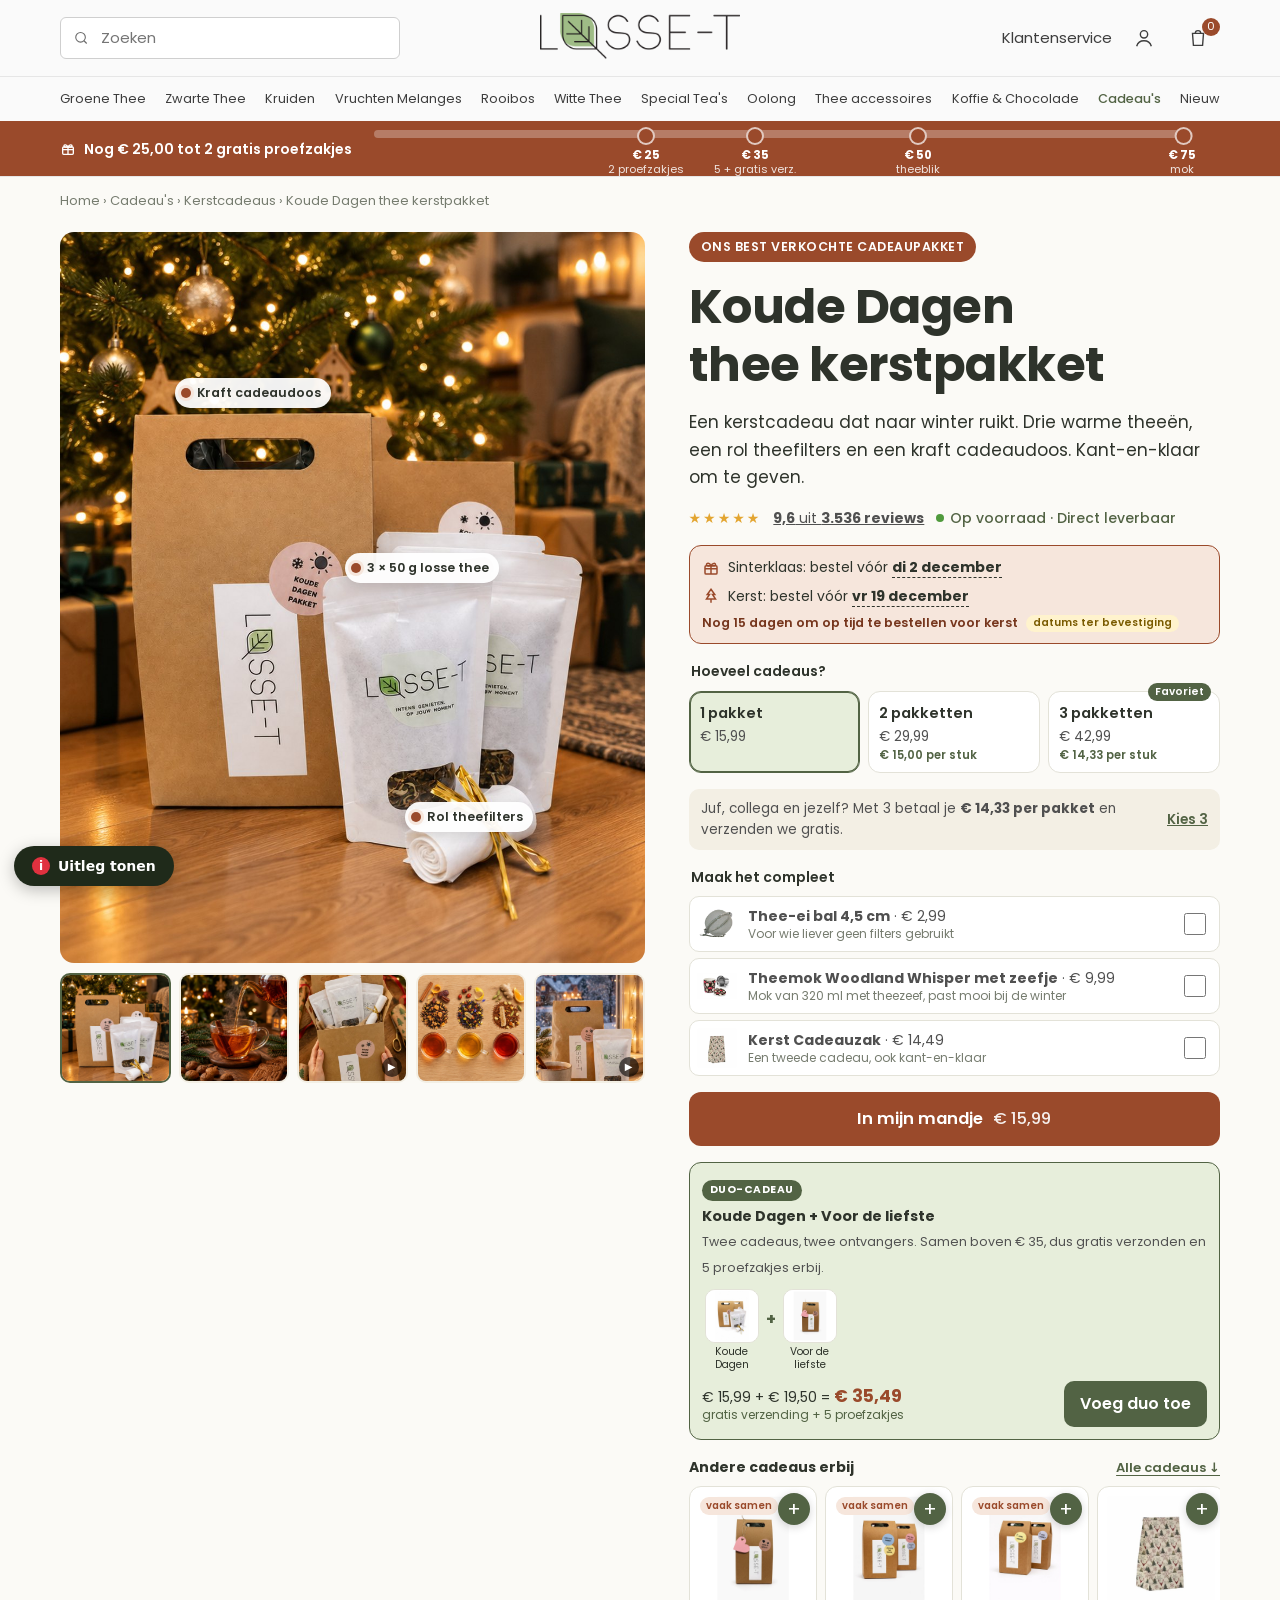
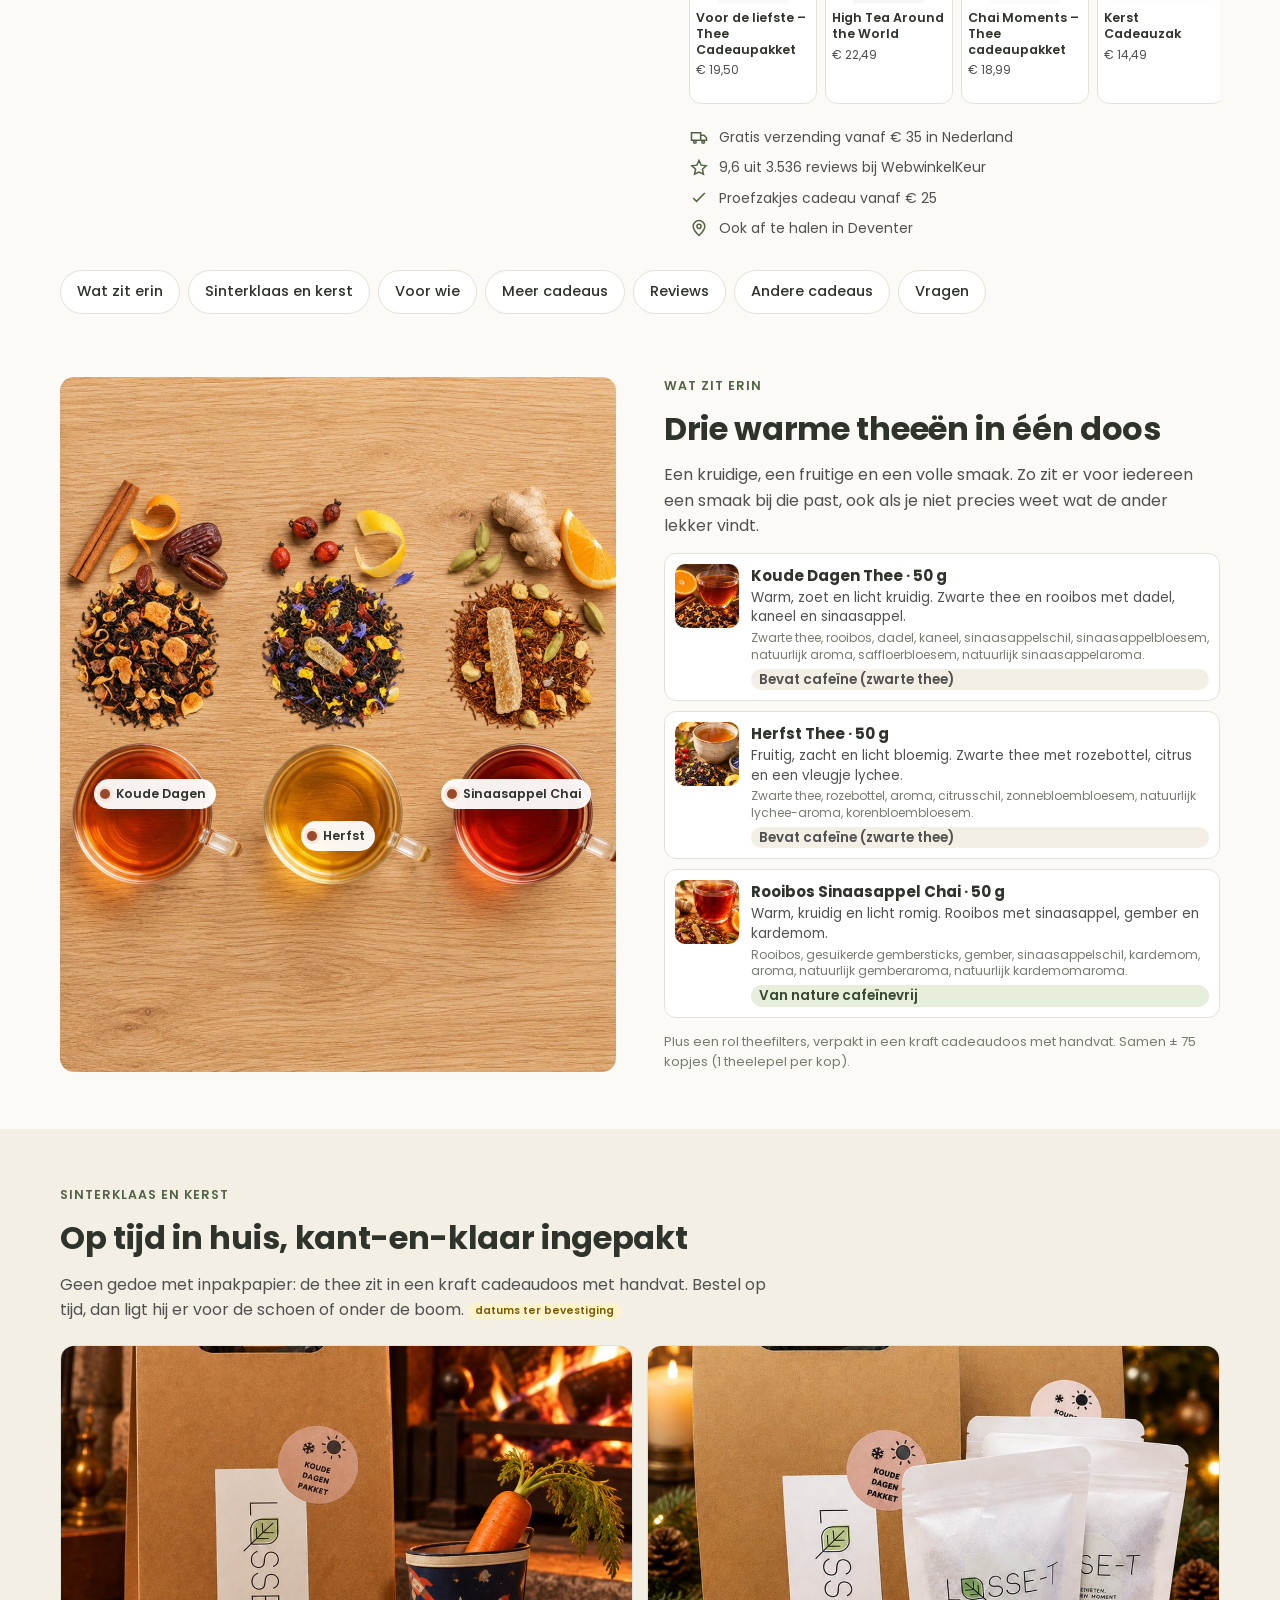
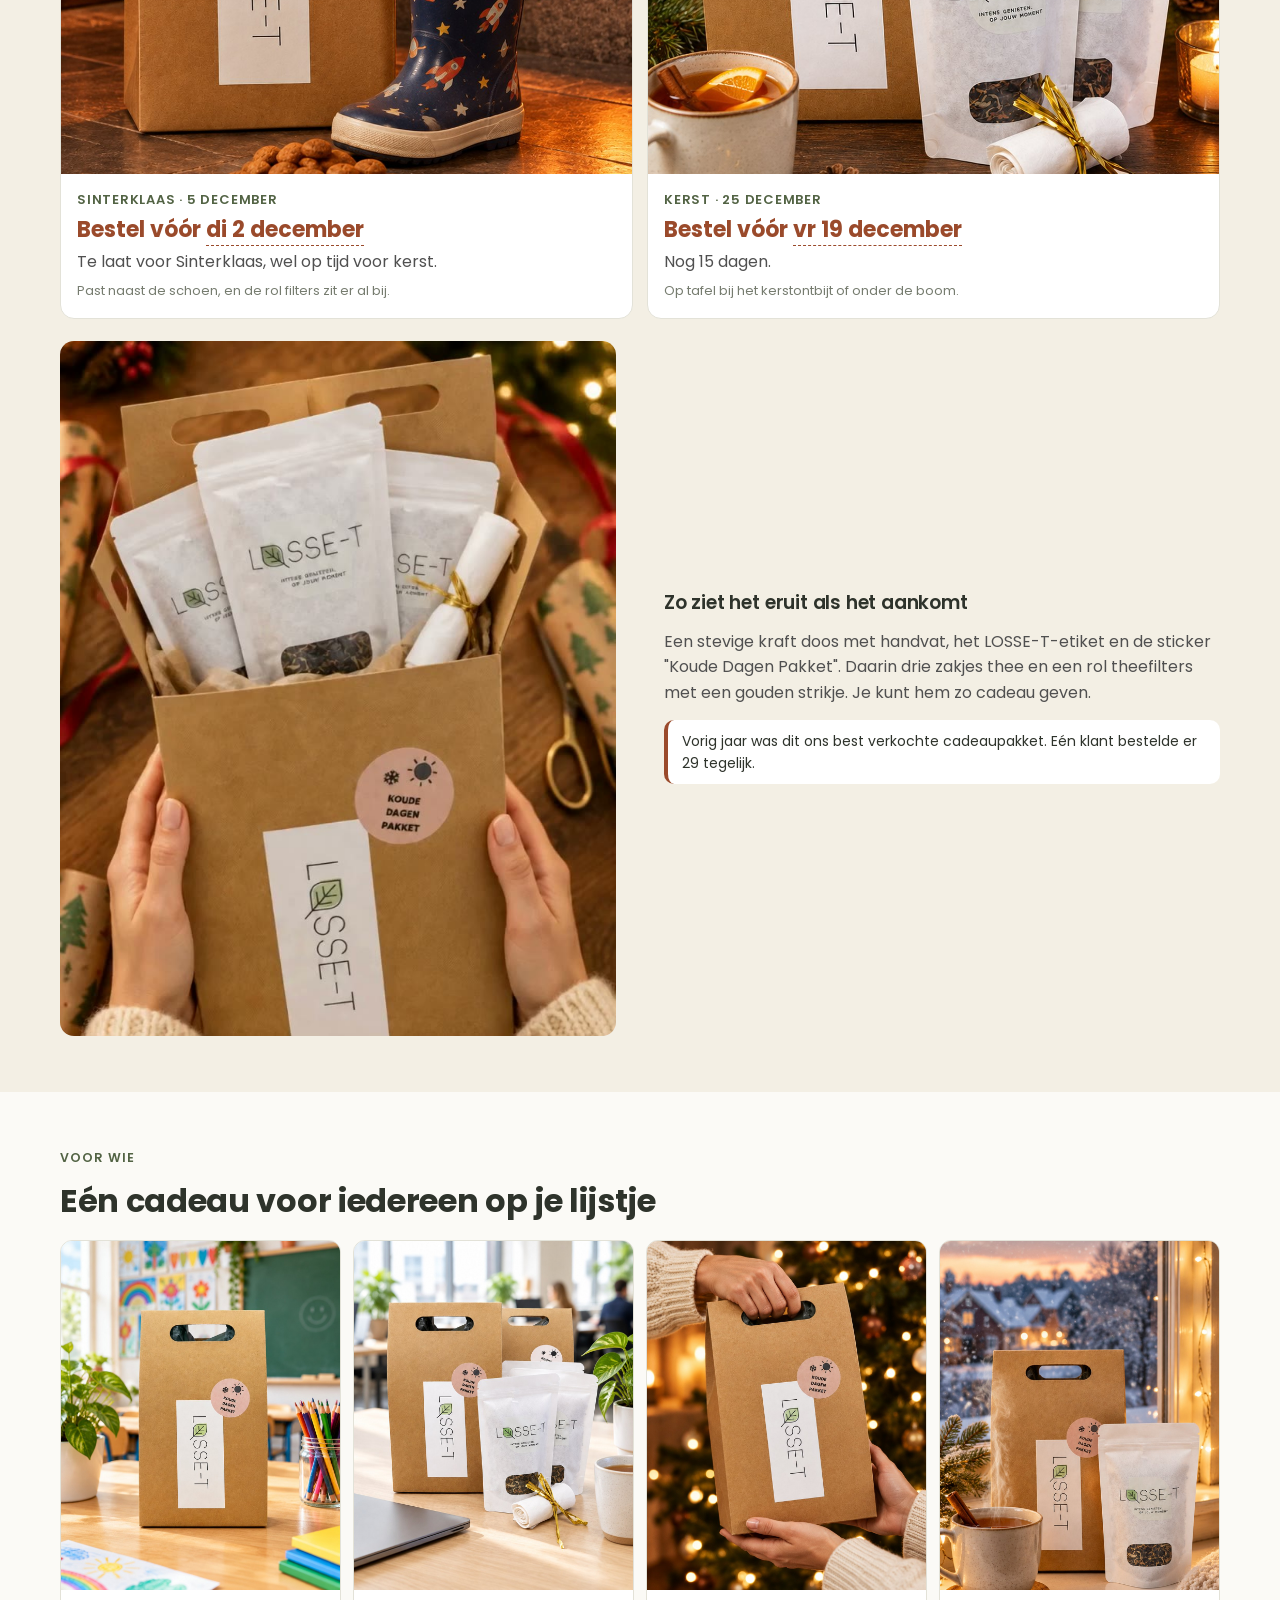
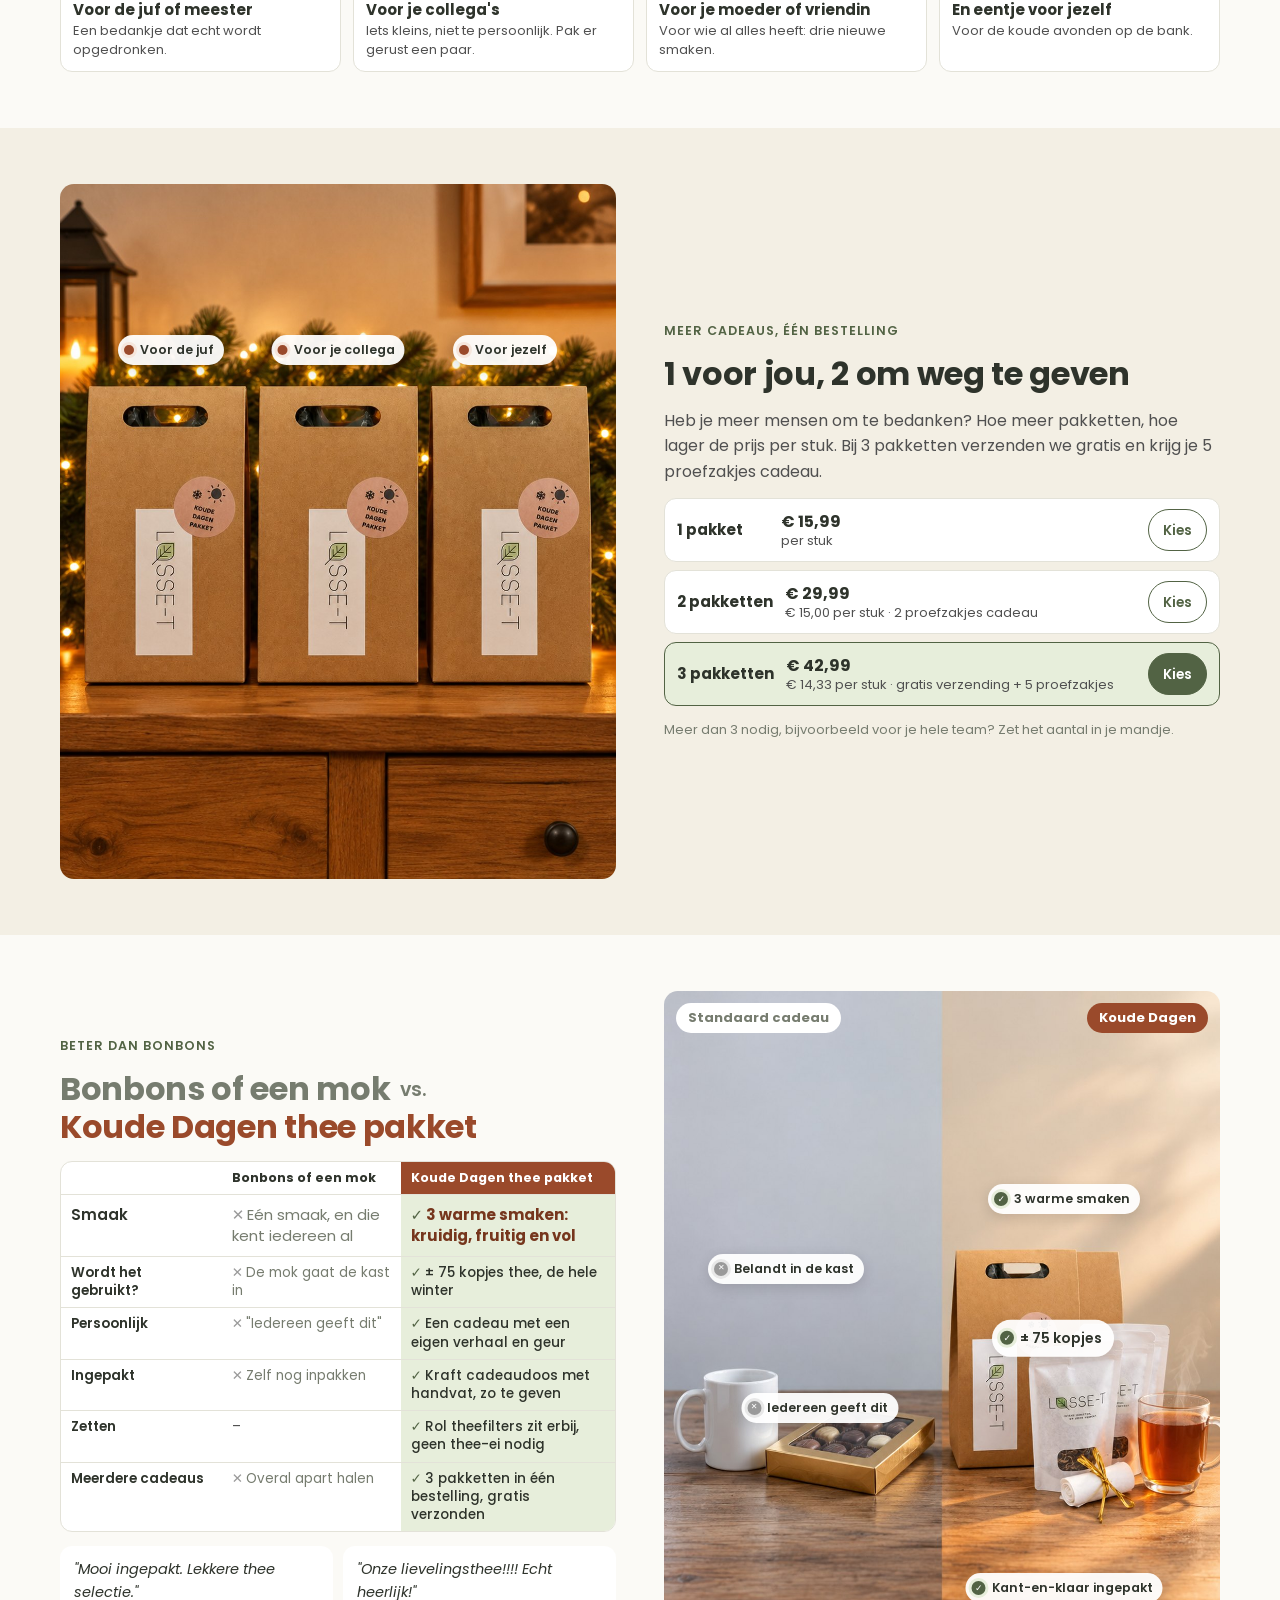
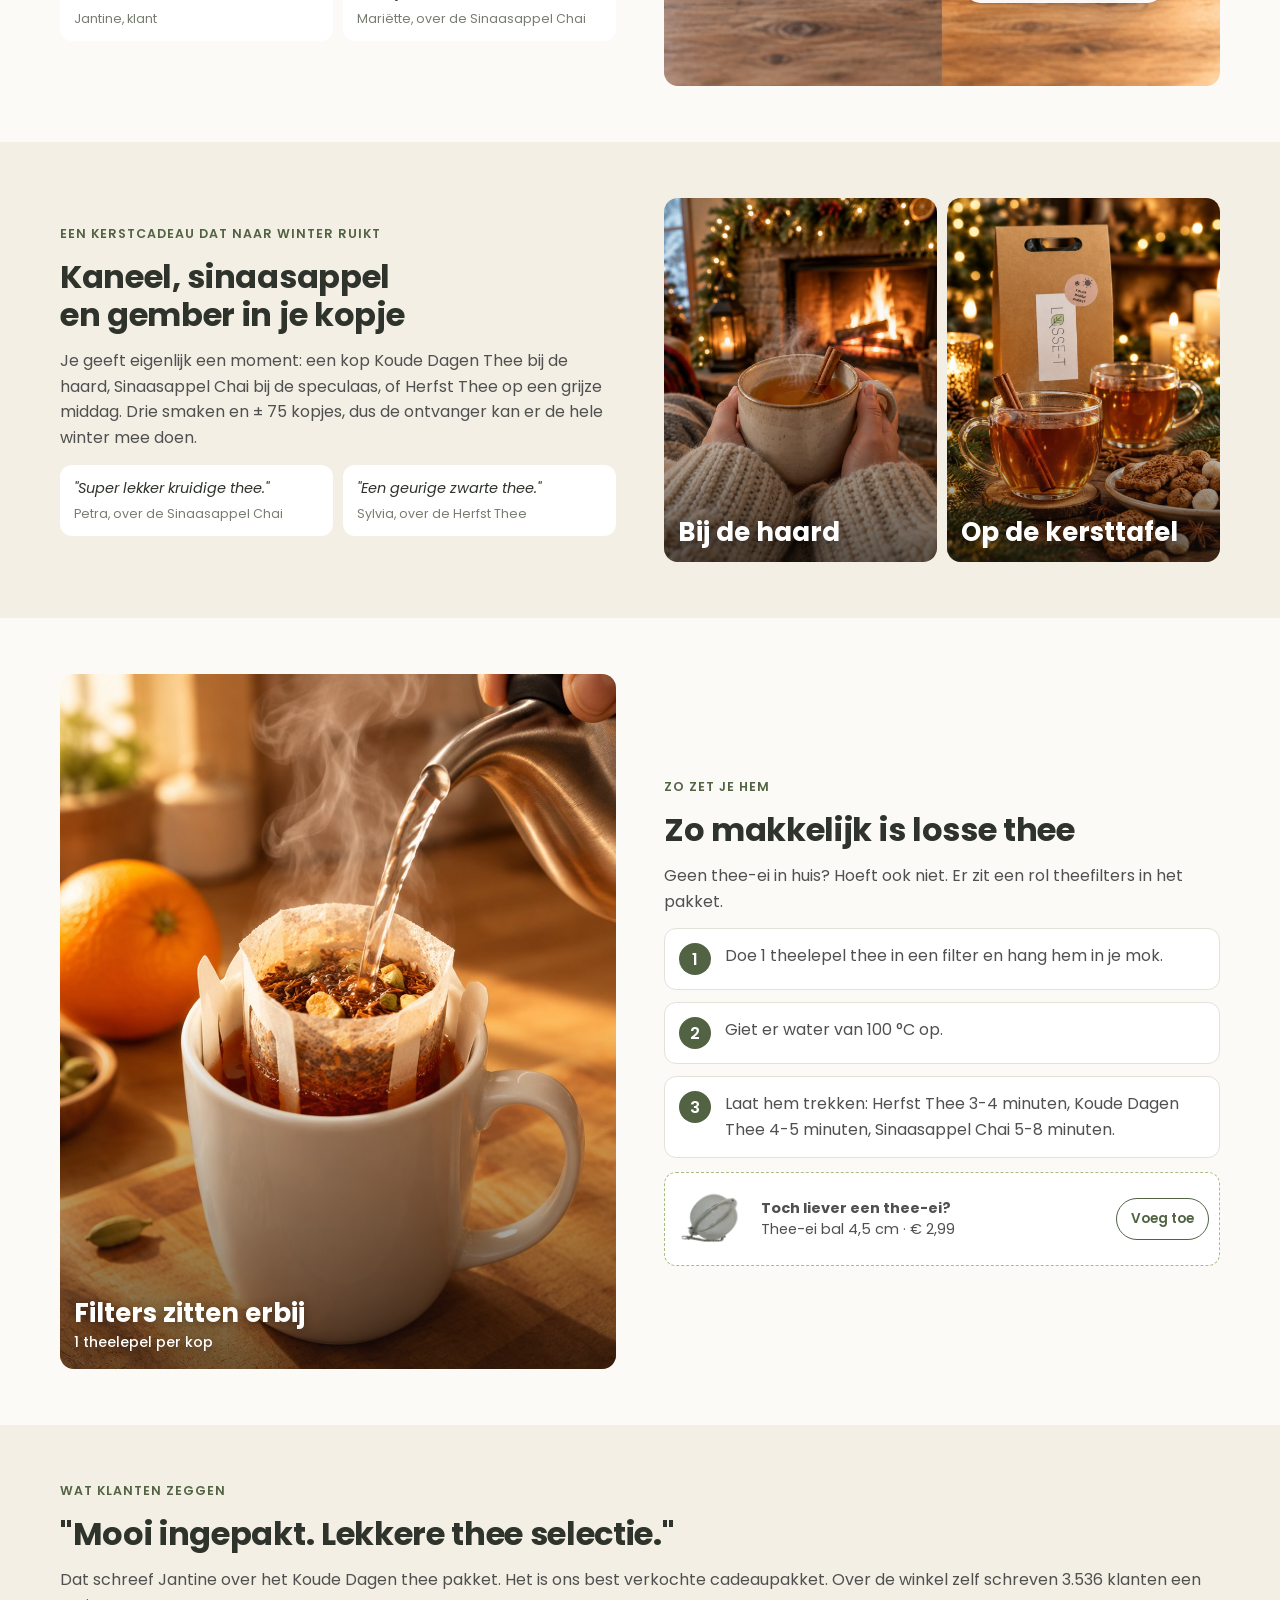
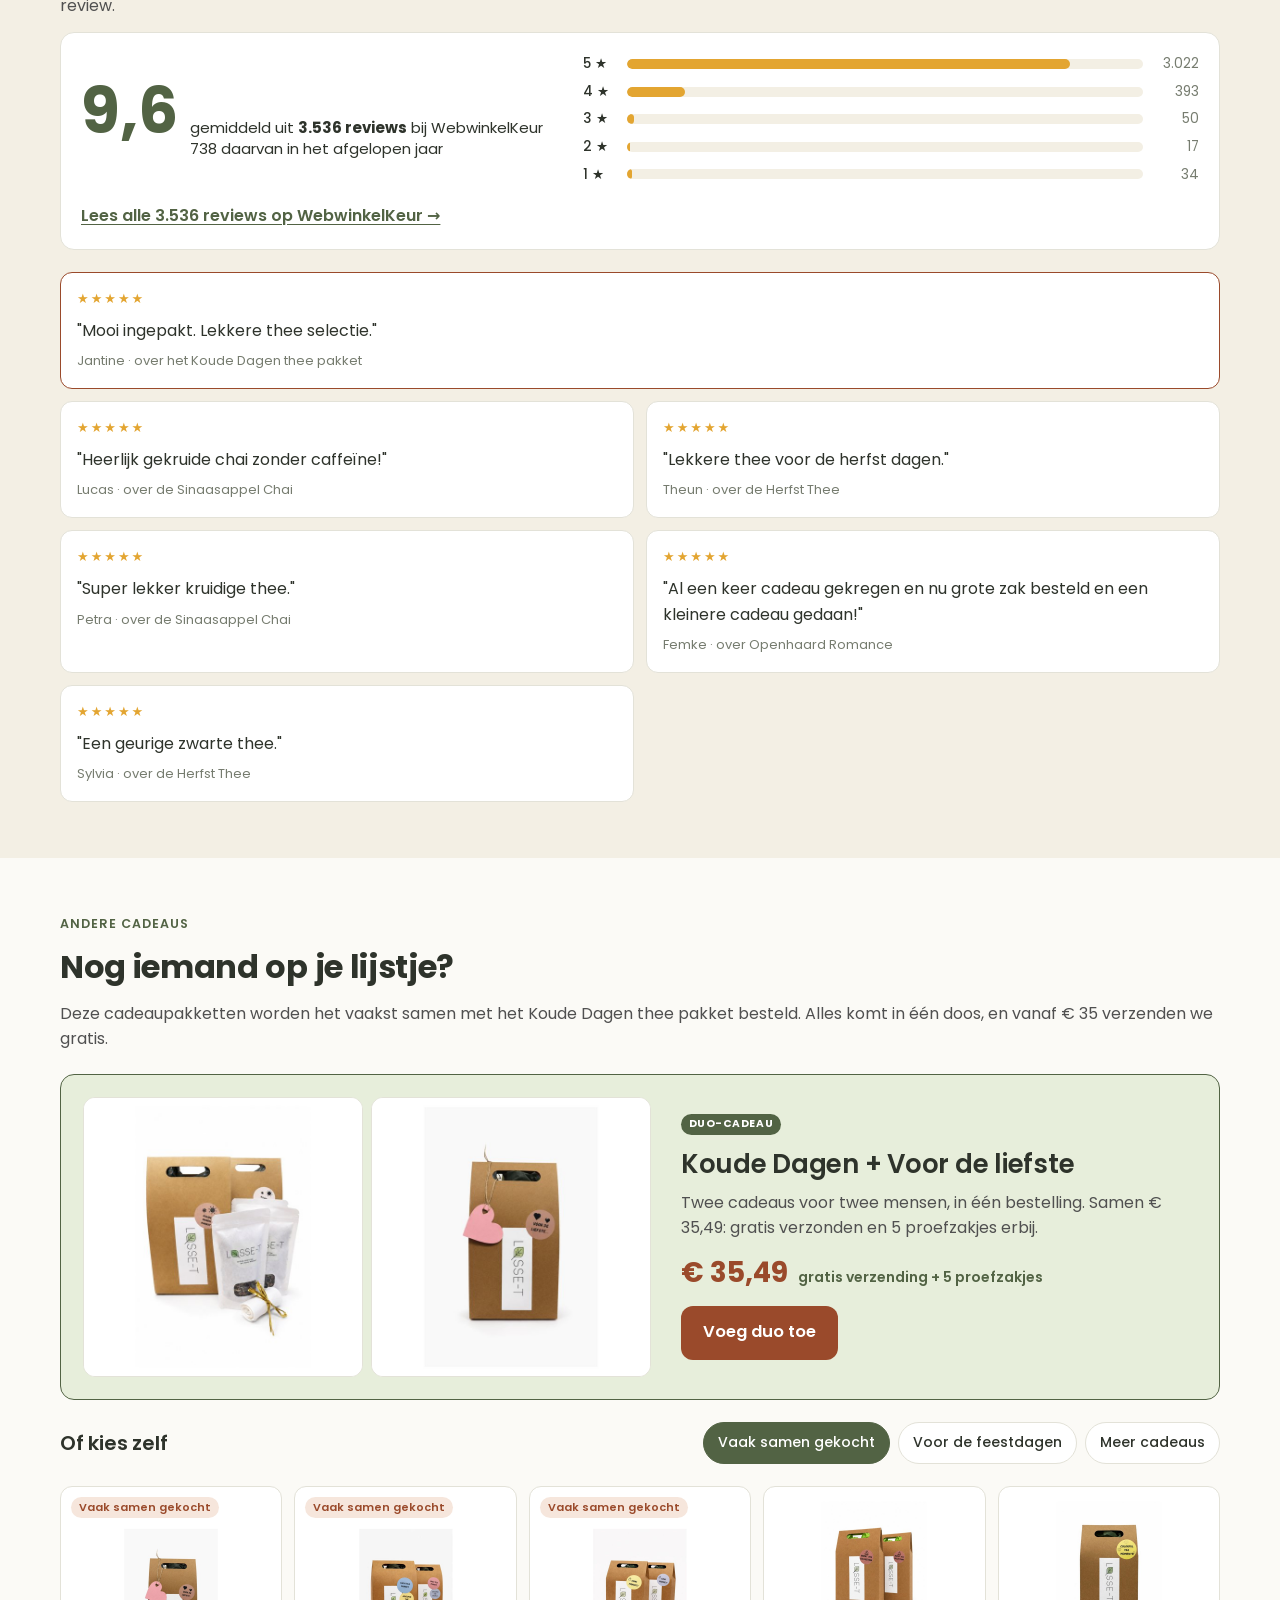
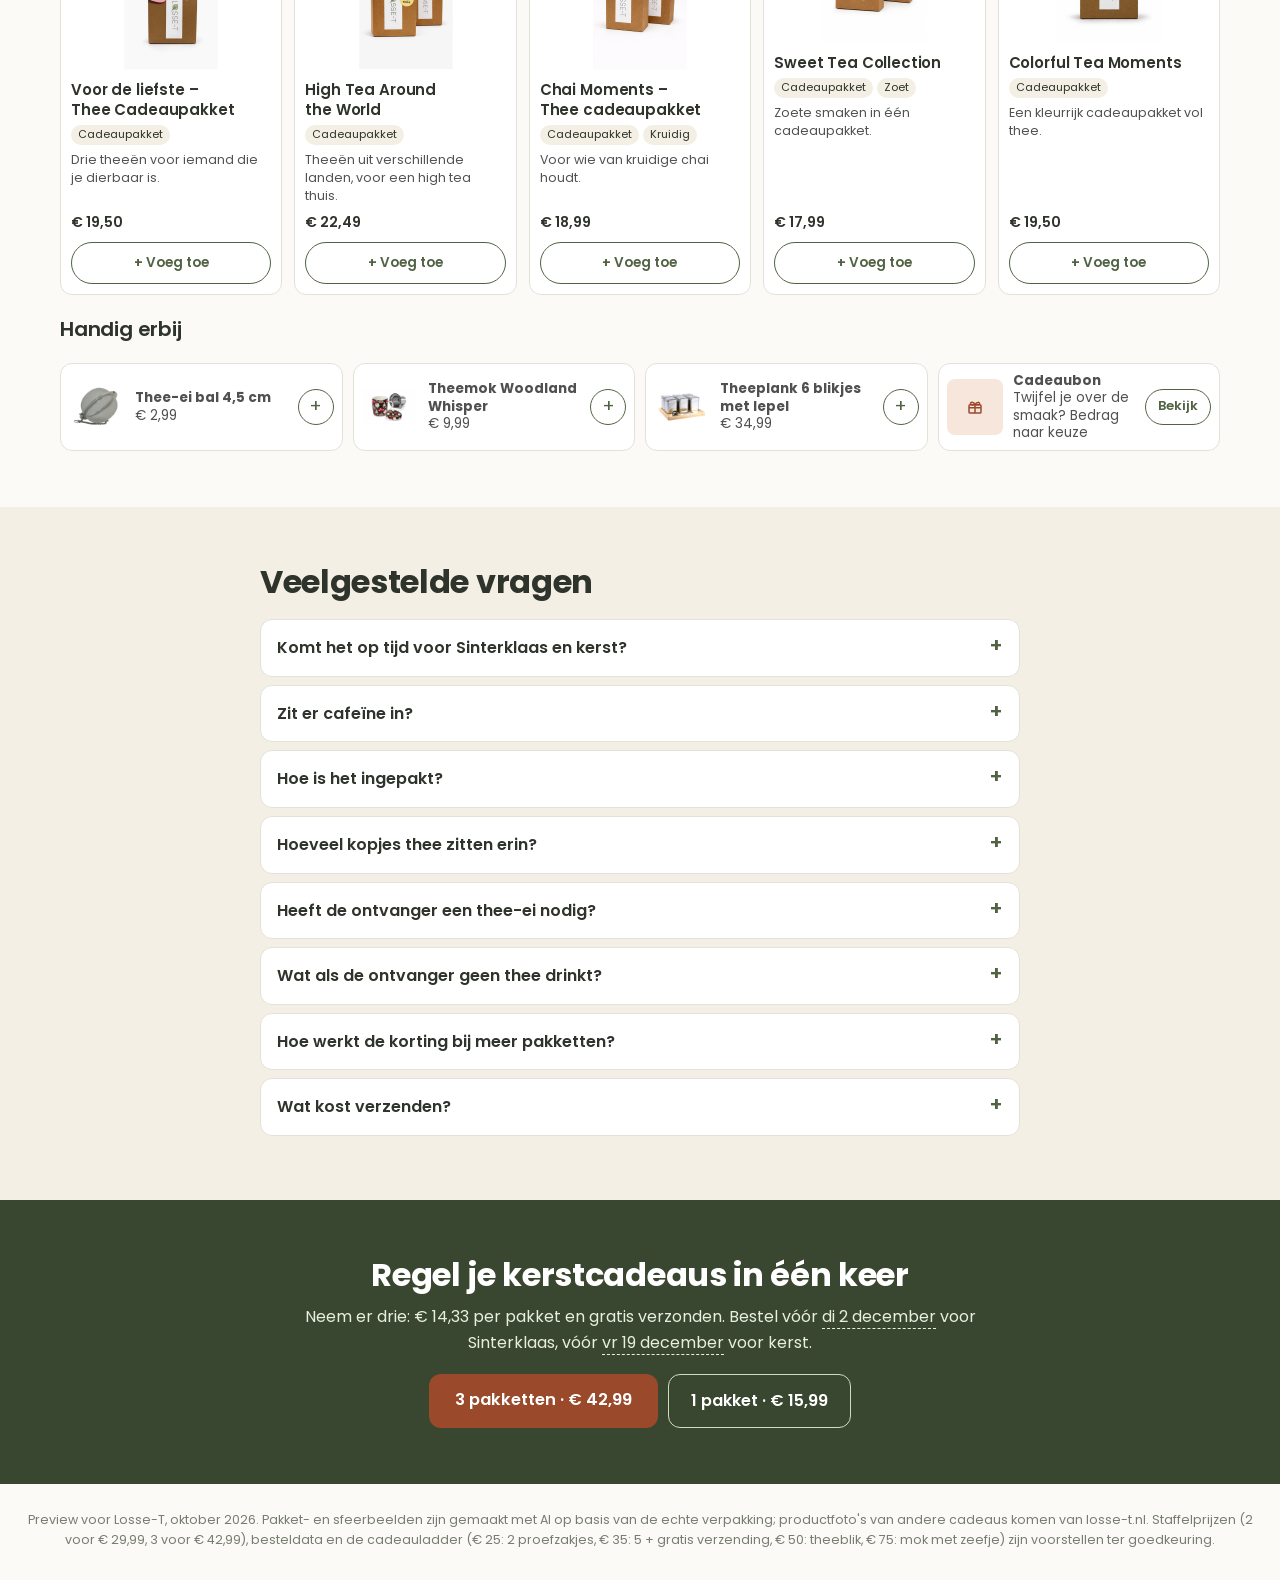
<file: koude-dagen/kerst.html>
<!DOCTYPE html>
<meta name="robots" content="noindex,nofollow">
<meta name="viewport" content="width=device-width, initial-scale=1">
<!-- Preview: cadeau-salespagina Koude Dagen thee pakket (kerst), Losse-T, gebouwd met build.py op 2026-10-28. -->
<meta charset="utf-8">
<title>Koude Dagen thee kerstpakket</title>
<meta name="claude:viewport-fit-sides" content="cover">
<link rel="preconnect" href="https://fonts.googleapis.com">
<link rel="stylesheet" href="https://fonts.googleapis.com/css2?family=Poppins:wght@400;500;600;700&display=swap">
<style>
/* Layout: webshop-PDP van Losse-T, mobiel eerst. Header met menu, dealbalk, galerij + koopblok, verhaal-secties, mix-sectie, mandje als zijpaneel, sticky koopbalk op mobiel.
   Bewust één licht thema (de webshop zelf is licht), alle kleuren expliciet. */
:root{
  color-scheme:light;
  --bg:#fbfaf6; --paper:#ffffff; --cream:#f3efe4; --sage:#a7bd82; --sage-soft:#e7eedb;
  --forest:#526344; --forest-deep:#3a4730; --ink:#2e332b; --text:#505050; --muted:#767c6f; --line:#e3e2d8;
  --cherry:#a3263a; --cherry-deep:#7d1a2b; --cherry-soft:#f7e6e8; --gold:#e3a531;
  --ff:"Poppins",system-ui,-apple-system,"Segoe UI",sans-serif;
  --r:14px;
}
*{box-sizing:border-box}
body{margin:0;background:var(--bg);color:var(--text);font-family:var(--ff);font-size:16px;line-height:1.6;-webkit-font-smoothing:antialiased}
body::before{content:"";position:fixed;inset:0 0 auto;height:env(safe-area-inset-top,0px);z-index:60;background:var(--paper)}
img,video{max-width:100%;display:block}
h1,h2,h3{color:var(--ink);line-height:1.2;margin:0;text-wrap:balance;letter-spacing:-.01em}
h2{font-size:clamp(24px,4.4vw,32px);font-weight:700}
h3{font-size:19px;font-weight:600}
p{margin:0}
a{color:var(--forest)}
button{font:inherit;cursor:pointer}
:focus-visible{outline:3px solid var(--sage);outline-offset:2px;border-radius:6px}
.gutter{padding-left:max(16px,env(safe-area-inset-left,0px));padding-right:max(16px,env(safe-area-inset-right,0px))}
.wrap{max-width:1160px;margin:0 auto}
.narrow{max-width:760px;margin:0 auto}

/* preview + header + menu */
.preview{background:#22281e;color:#d9e2cc;font-size:12px;text-align:center;padding-block:6px}
.top{position:sticky;top:env(safe-area-inset-top,0px);z-index:40;background:#fafafa;border-bottom:1px solid #e6e6e6}
.top .bar1{display:grid;grid-template-columns:1fr auto 1fr;align-items:center;gap:12px;height:76px}
.h-left,.h-right{display:flex;align-items:center;gap:10px;min-width:0}
.h-right{justify-content:flex-end}
.logo{display:block;line-height:0}
.logo img{width:clamp(130px,22vw,200px);height:auto}
.iconbtn{display:grid;place-items:center;width:44px;height:44px;border-radius:12px;border:1px solid var(--line);background:var(--paper);color:var(--ink)}
.iconbtn.plain{border:0;background:none;color:#3d3d3d}
.search{display:none;align-items:center;gap:10px;width:min(100%,340px);height:42px;border:1px solid #cfcfcf;border-radius:6px;background:#fff;padding:0 12px;color:#6b6b6b}
.search input{border:0;outline:0;font:inherit;font-size:15px;width:100%;background:none;color:var(--ink)}
.ks{display:none;color:#3d3d3d;text-decoration:none;font-size:15px}
.cartbtn{position:relative}
.cartbtn .n{position:absolute;top:2px;right:0;background:var(--cherry);color:#fff;border-radius:999px;font-size:11px;min-width:18px;height:18px;display:grid;place-items:center;padding:0 5px}
.menu{display:none;border-top:1px solid #e6e6e6;background:#fafafa}
.menu ul{list-style:none;margin:0 auto;padding:0;display:flex;flex-wrap:nowrap;justify-content:center;gap:0;overflow-x:auto;scrollbar-width:none}
.menu ul::-webkit-scrollbar{display:none}
.menu a{display:block;padding:12px clamp(5px,.75vw,12px);font-size:clamp(12.5px,1vw,15px);font-weight:400;color:#3d3d3d;text-decoration:none;white-space:nowrap}
.menu a:hover{color:var(--forest)}
.menu a[aria-current="page"]{color:var(--forest);font-weight:500}
@media(min-width:1080px){.menu{display:block}#menuBtn{display:none}.search{display:flex}.ks{display:inline}}
.mnav{position:fixed;inset:0;z-index:70;background:rgba(20,24,18,.4);display:none}
.mnav.open{display:block}
.mnav .panel{position:absolute;inset:0 auto 0 0;width:min(86vw,340px);background:var(--paper);padding:calc(16px + env(safe-area-inset-top,0px)) 16px 24px max(16px,env(safe-area-inset-left,0px));overflow:auto;display:flex;flex-direction:column;gap:6px}
.mnav .panel a{padding:12px 10px;border-bottom:1px solid var(--line);color:var(--ink);text-decoration:none;font-weight:500}
.mnav .panel a[aria-current="page"]{color:var(--forest);font-weight:700}
.deal{background:var(--cherry);color:#fff;padding-block:9px 8px}
.dealrow{display:grid;grid-template-columns:auto 1fr;align-items:center;gap:6px 22px}
.dtext{display:flex;align-items:center;gap:8px;font-size:14px;font-weight:600;white-space:nowrap}
.dbar{position:relative;height:8px;border-radius:99px;background:rgba(255,255,255,.28);margin-bottom:30px;margin-right:30px}
.dbar i{position:absolute;inset:0;border-radius:99px;background:#fff;transform:scaleX(0);transform-origin:left;transition:transform .45s ease-out}
.dbar em{position:absolute;top:-3px;transform:translateX(-50%);font-style:normal;font-size:11px;line-height:1.15;white-space:nowrap;text-align:center;color:rgba(255,255,255,.85)}
.dbar em::before{content:"";display:block;width:14px;height:14px;margin:0 auto 4px;border-radius:50%;background:var(--cherry);border:2px solid rgba(255,255,255,.7)}
.dbar em b{display:block;font-weight:700;color:#fff;font-size:11.5px}
#m75{transform:translateX(-80%)}#m75::before{margin-left:auto;margin-right:12%}
.dbar em.done::before{background:#fff;border-color:#fff}
@media(max-width:760px){.deal{padding-block:5px 6px}.dealrow{grid-template-columns:1fr;gap:4px}.dtext{justify-content:center;font-size:12.5px}.dtext svg{width:13px;height:13px}.dbar{height:3px;margin:0}.dbar em{display:none}}
.crumbs{font-size:13px;color:var(--muted);padding-top:14px}
.crumbs a{color:var(--muted);text-decoration:none}

/* hero */
.hero{display:grid;gap:22px;padding-block:12px 8px}
@media(min-width:900px){.hero{grid-template-columns:1.1fr 1fr;gap:44px;padding-block:20px 16px;align-items:start}}
.gallery{display:flex;flex-direction:column;gap:10px;min-width:0}
.stage{position:relative;aspect-ratio:4/5;border-radius:var(--r);overflow:hidden;background:var(--cream)}
.stage img,.stage video{width:100%;height:100%;object-fit:cover}
.thumbs{display:grid;grid-template-columns:repeat(5,1fr);gap:8px}
.thumbs button{position:relative;aspect-ratio:1;border:2px solid transparent;border-radius:10px;overflow:hidden;padding:0;background:var(--cream)}
.thumbs button[aria-pressed="true"]{border-color:var(--forest)}
.thumbs img{width:100%;height:100%;object-fit:cover}
.thumbs .play{position:absolute;inset:auto 4px 4px auto;background:rgba(0,0,0,.6);color:#fff;border-radius:999px;width:20px;height:20px;display:grid;place-items:center;font-size:10px}

/* labels op foto's */
.pin{position:absolute;z-index:2;display:flex;align-items:center;gap:6px;background:rgba(255,255,255,.94);color:var(--ink);font-size:12.5px;font-weight:600;padding:5px 10px 5px 6px;border-radius:999px;box-shadow:0 4px 14px rgba(0,0,0,.14);white-space:nowrap;transform:translate(-50%,-50%)}
.pin::before{content:"";width:10px;height:10px;border-radius:50%;background:var(--cherry);box-shadow:0 0 0 3px var(--cherry-soft)}
.cap{position:absolute;z-index:2;left:14px;right:14px;bottom:14px;color:#fff;text-shadow:0 2px 12px rgba(0,0,0,.45)}
.cap b{display:block;font-size:clamp(20px,3.6vw,26px);line-height:1.15;font-weight:700}
.cap span{font-size:14px;font-weight:500}
.shade::after{content:"";position:absolute;inset:auto 0 0 0;height:50%;background:linear-gradient(to top,rgba(20,16,12,.62),transparent);z-index:1;pointer-events:none}
.ref{position:absolute;left:10px;top:10px;background:rgba(20,24,18,.78);color:#fff;font-size:11px;font-weight:500;letter-spacing:.03em;padding:4px 9px;border-radius:999px;z-index:3}
.vslabel{position:absolute;top:12px;z-index:2;background:rgba(255,255,255,.94);color:var(--ink);font-size:13px;font-weight:700;padding:5px 12px;border-radius:999px}

.buy{display:flex;flex-direction:column;gap:16px;min-width:0;scroll-margin-top:132px}
.badge{align-self:flex-start;background:var(--cherry);color:#fff;font-size:12.5px;font-weight:600;letter-spacing:.04em;text-transform:uppercase;padding:5px 12px;border-radius:999px}
.buy h1{font-size:clamp(34px,7vw,48px);font-weight:700}
.sub{font-size:17px;color:var(--ink)}
.rating{display:flex;flex-wrap:wrap;align-items:center;gap:6px 12px;font-size:14px}
.stars{color:var(--gold);letter-spacing:2px}
.stock{color:var(--forest);font-weight:500;display:flex;align-items:center;gap:6px}
.dot{width:8px;height:8px;border-radius:50%;background:#4f9a3c}
fieldset{border:0;margin:0;padding:0}
legend{font-size:14px;font-weight:600;color:var(--ink);margin-bottom:8px}
.sizes{display:grid;grid-template-columns:repeat(auto-fill,minmax(98px,1fr));gap:8px}
.sizes label{position:relative;display:flex;flex-direction:column;gap:1px;border:1.5px solid var(--line);border-radius:12px;padding:10px 10px 9px;background:var(--paper);cursor:pointer;min-height:58px}
.sizes input{position:absolute;opacity:0;pointer-events:none}
.sizes .w{font-weight:600;color:var(--ink);font-size:14.5px}
.sizes .p{font-size:13.5px;font-variant-numeric:tabular-nums}
.sizes .pp{font-size:11.5px;color:var(--forest);font-weight:600}
.sizes .tag{position:absolute;top:-9px;right:8px;background:var(--forest);color:#fff;font-size:10.5px;font-weight:600;padding:1px 7px;border-radius:999px}
.sizes label:has(input:checked){border-color:var(--forest);background:var(--sage-soft);box-shadow:inset 0 0 0 1px var(--forest)}
.sizes label:has(input:focus-visible){outline:3px solid var(--sage);outline-offset:2px}
.nudge{font-size:13.5px;background:var(--cream);border-radius:10px;padding:9px 12px;display:flex;justify-content:space-between;align-items:center;gap:10px}
.nudge button{border:0;background:none;color:var(--forest);font-weight:600;text-decoration:underline;padding:0;font-size:13.5px;flex:none}
.accs{display:flex;flex-direction:column;gap:6px}
.acc{display:flex;align-items:center;gap:10px;border:1px solid var(--line);border-radius:10px;padding:6px 10px 6px 6px;background:var(--paper);cursor:pointer}
.acc:has(input:checked){border-color:var(--forest);background:var(--sage-soft)}
.acc img{width:42px;height:42px;border-radius:8px;object-fit:cover;flex:none;background:#fff}
.acc span{flex:1;min-width:0;font-size:14px;line-height:1.3}
.acc small{display:block;color:var(--muted);font-size:12px}
.acc input{width:22px;height:22px;accent-color:var(--forest);flex:none}
.addon{display:flex;align-items:center;gap:12px;border:1.5px dashed var(--sage);border-radius:12px;padding:8px 12px 8px 8px;background:var(--paper);cursor:pointer}
.addon img{width:56px;height:56px;border-radius:9px;object-fit:cover;flex:none}
.addon .t{flex:1;min-width:0;font-size:14.5px;line-height:1.35}
.addon small{display:block;color:var(--muted);font-size:12.5px}
.addon input{width:22px;height:22px;accent-color:var(--forest);flex:none}
.row{display:flex;gap:10px;align-items:stretch}
.qty{display:flex;align-items:center;border:1.5px solid var(--line);border-radius:12px;background:var(--paper)}
.qty button{width:42px;height:54px;border:0;background:none;font-size:20px;color:var(--ink)}
.qty output{min-width:22px;text-align:center;font-weight:600;font-variant-numeric:tabular-nums}
.cta{flex:1;display:flex;align-items:center;justify-content:center;gap:10px;min-height:54px;border:0;border-radius:12px;background:var(--cherry);color:#fff;font-weight:600;font-size:16.5px;transition:background .2s}
.cta:hover{background:var(--cherry-deep)}
.cta .amt{font-variant-numeric:tabular-nums;opacity:.9;font-weight:500}
.trylink{font-size:14.5px;text-align:center}
.trylink button{background:none;border:0;color:var(--forest);text-decoration:underline;text-underline-offset:3px;font-weight:500;padding:4px}
.dealbox{border:1px solid var(--line);background:var(--paper);border-radius:12px;padding:10px 12px 8px;display:flex;flex-direction:column;gap:7px;font-size:13.5px}
.dealbox .head{color:var(--cherry-deep);font-weight:600}
.bar{height:7px;border-radius:99px;background:var(--cream);overflow:hidden}
.bar i{display:block;height:100%;width:100%;transform:scaleX(0);transform-origin:left;background:linear-gradient(90deg,var(--cherry),var(--cherry-deep));transition:transform .35s ease-out}
.steps3{display:grid;grid-template-columns:repeat(4,1fr);gap:8px}
.st span img{width:26px;height:26px;border-radius:6px;object-fit:cover;display:block;margin-bottom:3px}
.st{display:flex;flex-direction:column;gap:2px;font-size:12px;line-height:1.3;color:var(--muted)}
.st i{display:block;height:6px;border-radius:99px;background:var(--cream);overflow:hidden;margin-bottom:5px}
.st i b{display:block;height:100%;width:100%;transform:scaleX(0);transform-origin:left;background:var(--cherry);transition:transform .35s ease-out}
.st strong{font-size:13px;color:var(--ink)}
.st.done strong{color:var(--cherry-deep)}
.st.done strong::after{content:" ✓"}
.perks{list-style:none;margin:0;padding:0;display:grid;gap:4px;font-size:13.5px}
.perks li{display:flex;gap:8px;align-items:center}
.perks li::before{content:"";width:16px;height:16px;border-radius:50%;border:2px solid var(--cherry);flex:none}
.perks li.done::before{background:var(--cherry) url("data:image/svg+xml,%3Csvg xmlns='http://www.w3.org/2000/svg' viewBox='0 0 16 16'%3E%3Cpath d='M4 8.5l2.5 2.5L12 5.5' fill='none' stroke='white' stroke-width='2'/%3E%3C/svg%3E") center/12px no-repeat}
.dealbox .hint button{background:none;border:0;padding:0;color:var(--cherry-deep);font-weight:600;text-decoration:underline;font-size:13.5px}
.combo{border:1.5px solid var(--forest);background:var(--sage-soft);border-radius:12px;padding:12px;display:flex;flex-direction:column;gap:10px}
.combo .ch b{display:block;color:var(--ink);font-size:14.5px}
.combo .ch span{font-size:12.5px;color:var(--text)}
.combo .ch .btag{color:#fff;font-size:10.5px}
.cimgs{display:flex;align-items:flex-start;gap:4px}
.cimgs figure{margin:0;display:flex;flex-direction:column;align-items:center;gap:3px;width:60px}
.cimgs figcaption{font-size:10.5px;line-height:1.15;text-align:center;color:var(--ink)}
.btag{display:inline-block;background:var(--forest);color:#fff;font-size:10.5px;font-weight:700;letter-spacing:.05em;text-transform:uppercase;padding:2px 8px;border-radius:999px;margin-bottom:4px}
.cimgs img{width:54px;height:54px;object-fit:contain;background:#fff;border-radius:10px;border:1px solid var(--line)}
.cimgs i{font-style:normal;color:var(--forest);font-weight:700;margin-top:18px}
.cfoot{display:flex;align-items:center;justify-content:space-between;gap:10px}
.cfoot span{font-size:14px;color:var(--ink);line-height:1.3}
.cfoot s{color:var(--muted);font-size:13px}
.cfoot .bp{color:var(--cherry);font-size:17px}
.cfoot small{display:block;font-size:12px;color:var(--forest)}
.cfoot button{border:0;background:var(--forest);color:#fff;border-radius:10px;padding:0 16px;min-height:46px;font-weight:600;flex:none}
.cfoot button.added{background:var(--cherry)}
.mini{display:flex;flex-direction:column;gap:8px;min-width:0}
.mini-h{display:flex;align-items:baseline;justify-content:space-between;font-size:14px;color:var(--ink)}
.mini-h button{background:none;border:0;padding:0;color:var(--forest);font-weight:600;font-size:13px;text-decoration:underline;text-underline-offset:3px}
.strip{display:flex;gap:8px;overflow-x:auto;scroll-snap-type:x mandatory;padding-bottom:6px;scrollbar-width:thin;-webkit-overflow-scrolling:touch}
.mc{flex:0 0 128px;scroll-snap-align:start;position:relative;background:var(--paper);border:1px solid var(--line);border-radius:12px;padding:6px 6px 8px;display:flex;flex-direction:column;gap:3px}
.mc img{width:100%;aspect-ratio:1;object-fit:contain;border-radius:8px;background:#fff}
.mc .nm{font-size:12.5px;font-weight:600;color:var(--ink);line-height:1.25;min-height:2.5em}
.mc .pr{font-size:12px;font-variant-numeric:tabular-nums}
.mc button{position:absolute;top:6px;right:6px;width:32px;height:32px;border-radius:50%;border:0;background:var(--forest);color:#fff;font-size:19px;line-height:1;display:grid;place-items:center;box-shadow:0 2px 8px rgba(0,0,0,.18)}
.mc button.added{background:var(--cherry)}
.mc .k{position:absolute;left:10px;top:10px;font-size:10px;font-weight:600;color:var(--cherry);background:var(--cherry-soft);padding:1px 6px;border-radius:999px}
.trust{list-style:none;margin:0;padding:0;display:grid;gap:8px;font-size:14px}
.trust li{display:flex;align-items:center;gap:10px}
.trust svg{flex:none;color:var(--forest)}

.chips{display:flex;flex-wrap:wrap;gap:8px;padding-block:14px 6px}
html{scroll-behavior:smooth}
.sec{scroll-margin-top:150px}
.chips a{text-decoration:none;color:var(--ink);background:var(--paper);border:1.5px solid var(--line);border-radius:999px;padding:9px 16px;font-size:14.5px;font-weight:500;min-height:44px;display:inline-flex;align-items:center}
.chips a:hover{border-color:var(--forest)}

/* secties */
.sec{padding-block:56px}
.sec.alt{background:var(--cream)}
.split{display:grid;gap:26px;align-items:center}
@media(min-width:860px){.split{grid-template-columns:1fr 1fr;gap:48px}.split.flip>.media,.split.flip>.duo{order:2}}
.copy{display:flex;flex-direction:column;gap:14px;min-width:0}
.eyebrow{font-size:12.5px;font-weight:600;letter-spacing:.08em;text-transform:uppercase;color:var(--forest)}
.media{position:relative;border-radius:var(--r);overflow:hidden;background:var(--paper)}
.media img,.media video{width:100%;height:100%;object-fit:cover;aspect-ratio:4/5}
.duo{display:grid;grid-template-columns:1fr 1fr;gap:10px}
.duo .media img,.duo .media video{aspect-ratio:3/4}
.small{font-size:13px;color:var(--muted)}
.quote{background:var(--paper);border-radius:12px;padding:14px 16px;font-style:italic;color:var(--ink)}
.quote cite{display:block;font-style:normal;font-size:13px;color:var(--muted);margin-top:4px}
.taste{display:grid;gap:10px;max-width:360px}
.taste div{display:grid;grid-template-columns:72px 1fr;align-items:center;gap:10px;font-size:14px;font-weight:500;color:var(--ink)}
.pips{display:flex;gap:5px}
.pips i{width:100%;height:9px;border-radius:99px;background:var(--line)}
.pips i.on{background:var(--cherry)}
#zakjes .split{align-items:center}
#zakjes .media{align-self:center}
#zakjes .media img{height:auto;aspect-ratio:auto}
.vslabel.no{background:#fff;color:var(--muted)}
.vslabel.yes{background:var(--cherry);color:#fff}
.pin.no::before{background:#9a9a9a;box-shadow:0 0 0 3px #e8e8e8;content:"✕";color:#fff;font-size:8px;display:grid;place-items:center;width:14px;height:14px}
.pin.big{font-size:14px;padding:7px 12px 7px 8px}
.pin.yes::before{background:var(--forest);box-shadow:0 0 0 3px var(--sage-soft);content:"✓";color:#fff;font-size:9px;display:grid;place-items:center;width:14px;height:14px}
@media(max-width:600px){.pin{font-size:11px;padding:3px 8px 3px 4px;gap:4px}.pin::before{width:8px;height:8px;box-shadow:0 0 0 2px var(--cherry-soft)}.pin.big{font-size:12px;padding:4px 9px 4px 5px}.pin.no::before,.pin.yes::before{width:12px;height:12px}.pin .dl{display:none}.vslabel{font-size:11px!important;padding:5px 9px!important;top:10px!important}}
.vt{display:grid;border:1px solid var(--line);border-radius:12px;overflow:hidden;background:var(--paper);font-size:14px}
.vr{display:grid;grid-template-columns:.9fr 1fr 1.2fr}
.vr>span{padding:7px 10px;border-top:1px solid var(--line);font-size:13.5px;line-height:1.35}
.vr>span:first-child{font-weight:600;color:var(--ink)}
.vh>span{border-top:0;font-weight:700;color:var(--ink);font-size:12.5px;padding-block:8px}
.vh>span:last-child{background:var(--cherry);color:#fff}
.vr>span:last-child{background:var(--sage-soft)}
.vh>span:last-child{background:var(--cherry)}
.vsh .them{color:var(--muted)}
.vsh em{font-style:normal;font-size:.6em;font-weight:600;color:var(--muted);vertical-align:.2em;margin:0 .15em}
.vsh .us{color:var(--cherry)}
.vr.big>span{font-size:15px;padding-block:10px}
.vr.big .v{font-weight:700;color:var(--cherry-deep)}
.vwist{background:var(--paper);border-radius:12px;padding:12px 14px;font-size:14px;color:var(--text)}
.vwist b{color:var(--ink)}
.vq{display:grid;grid-template-columns:1fr 1fr;gap:10px}
.vq p{background:var(--paper);border-radius:12px;padding:12px 14px;font-style:italic;color:var(--ink);font-size:14.5px}
.vq cite{display:block;font-style:normal;font-size:12.5px;color:var(--muted);margin-top:4px}
@media(max-width:480px){.vq{grid-template-columns:1fr}}
.x{color:var(--muted)}.x::before{content:"✕ ";color:#9a9a9a;font-weight:700}
.v{color:var(--ink);font-weight:500}.v::before{content:"✓ ";color:var(--forest);font-weight:700}
@media(max-width:480px){.vr{grid-template-columns:1fr 1fr}.vr>span:first-child{grid-column:1/-1;padding-bottom:0;border-top:1px solid var(--line)}.vr>span:not(:first-child){border-top:0}.vh>span:first-child{display:none}}
.vs{display:grid;grid-template-columns:1fr 1fr;gap:10px}
.vs div{background:var(--paper);border:1px solid var(--line);border-radius:12px;padding:14px;font-size:14.5px}
.vs div:last-child{border-color:var(--forest);background:var(--sage-soft)}
.vs b{display:block;color:var(--ink);margin-bottom:4px}
.steps{list-style:none;margin:0;padding:0;display:grid;gap:12px;counter-reset:s}
.steps li{display:flex;gap:14px;align-items:flex-start;background:var(--paper);border:1px solid var(--line);border-radius:12px;padding:14px;counter-increment:s}
.steps li::before{content:counter(s);flex:none;width:32px;height:32px;border-radius:50%;background:var(--forest);color:#fff;font-weight:600;display:grid;place-items:center}
.eggcard{display:flex;align-items:center;gap:14px;background:var(--paper);border:1.5px dashed var(--sage);border-radius:12px;padding:10px}
.eggcard img{width:72px;height:72px;border-radius:10px;object-fit:cover}
.eggcard div{flex:1;min-width:0;font-size:14.5px;line-height:1.4}
.eggcard button,.pc button{border:1.5px solid var(--forest);background:var(--paper);color:var(--forest);border-radius:999px;padding:6px 14px;font-weight:600;font-size:13.5px;min-height:42px;flex:none}
.eggcard button.added,.pc button.added{background:var(--forest);color:#fff}

/* reviews */
.score{display:flex;align-items:baseline;gap:12px;flex-wrap:wrap}
.score b{font-size:64px;color:var(--forest);line-height:1;font-weight:700}
.score span{font-size:15px;color:var(--ink);line-height:1.45}
.proof{display:grid;gap:18px;background:var(--paper);border:1px solid var(--line);border-radius:var(--r);padding:20px}
@media(min-width:860px){.proof{grid-template-columns:auto 1fr;align-items:center;column-gap:40px}.proof .wwk{grid-column:1/-1}}
.dist{display:grid;gap:6px;min-width:0}
.dist div{display:grid;grid-template-columns:34px 1fr 46px;align-items:center;gap:10px;font-size:13.5px}
.dist span{color:var(--ink);font-weight:500}
.dist i{height:10px;border-radius:99px;background:var(--cream);position:relative;overflow:hidden}
.dist i::after{content:"";position:absolute;inset:0;width:var(--w);background:var(--gold);border-radius:99px}
.dist em{font-style:normal;text-align:right;font-variant-numeric:tabular-nums;color:var(--muted)}
.wwk{justify-self:start;font-weight:600;color:var(--forest);text-underline-offset:3px}
.reviews{display:grid;gap:12px}
@media(min-width:700px){.reviews{grid-template-columns:1fr 1fr}}
.rv{background:var(--paper);border:1px solid var(--line);border-radius:12px;padding:16px;display:flex;flex-direction:column;gap:8px}
.rv p{color:var(--ink)}
.rv span{font-size:13px;color:var(--muted)}
.rv.feature{grid-column:1/-1;border-color:var(--cherry)}
.ugc{display:grid;grid-template-columns:minmax(0,1fr);gap:10px;max-width:340px;margin-inline:auto}
.ugc .media video{aspect-ratio:9/16}

/* mix */
.filters{display:flex;flex-wrap:wrap;gap:8px}
.filters button{border:1.5px solid var(--line);background:var(--paper);color:var(--ink);border-radius:999px;padding:8px 14px;font-size:14px;font-weight:500;min-height:42px}
.filters button[aria-pressed="true"]{background:var(--forest);border-color:var(--forest);color:#fff}
.mix{display:grid;gap:12px;grid-template-columns:repeat(2,minmax(0,1fr))}
@media(min-width:760px){.mix{grid-template-columns:repeat(3,1fr)}}
@media(min-width:1040px){.mix{grid-template-columns:repeat(4,1fr)}}
.pc{background:var(--paper);border:1px solid var(--line);border-radius:12px;padding:10px;display:flex;flex-direction:column;gap:6px;min-width:0}
.pc img{width:100%;aspect-ratio:1;object-fit:contain;background:#fff;border-radius:10px}
.pc h3{font-size:15px;line-height:1.3}
.pc p{font-size:12.5px;line-height:1.45}
.pc .foot{display:flex;flex-direction:column;align-items:stretch;gap:8px;margin-top:auto}
.pc .price{font-weight:600;color:var(--ink);font-variant-numeric:tabular-nums;font-size:14px}
.pc .kers{align-self:flex-start;font-size:11px;font-weight:600;color:var(--cherry);background:var(--cherry-soft);padding:2px 8px;border-radius:999px}
.mixbar{position:relative;display:flex;flex-wrap:wrap;align-items:center;justify-content:space-between;gap:10px;background:var(--forest-deep);color:#e9efdf;border-radius:12px;padding:14px 16px;font-size:14.5px}
.mixbar b{color:#fff}

.feat{display:grid;gap:18px;background:var(--sage-soft);border:1.5px solid var(--forest);border-radius:var(--r);padding:16px;align-items:center}
@media(min-width:860px){.feat{grid-template-columns:1.1fr 1fr;padding:22px;gap:30px}}
.fimgs{display:grid;grid-template-columns:repeat(4,1fr);gap:8px}
.fimgs img{width:100%;aspect-ratio:1;object-fit:contain;background:#fff;border-radius:12px;border:1px solid var(--line)}
.ftxt{display:flex;flex-direction:column;gap:10px}
.ftxt .btag{align-self:flex-start}
.ftxt h3{font-size:26px}
.fprice{display:flex;align-items:baseline;gap:10px;flex-wrap:wrap}
.fprice s{color:var(--muted)}
.fprice b{font-size:28px;color:var(--cherry)}
.fprice span{font-size:14px;color:var(--forest);font-weight:600}
.mixhead{display:flex;flex-wrap:wrap;align-items:center;justify-content:space-between;gap:10px}
.mixhead h3{font-size:20px}
.mix{grid-template-columns:repeat(2,minmax(0,1fr))!important}
@media(min-width:700px){.mix{grid-template-columns:repeat(3,minmax(0,1fr))!important}}
@media(min-width:1000px){.mix{grid-template-columns:repeat(5,minmax(0,1fr))!important}}
.pc img{max-height:150px;margin:0 auto}
.pc{transition:opacity .2s}
.pc.dim{opacity:.4}
.pc .chips2{display:flex;flex-wrap:wrap;gap:4px}
.pc .chips2 i{font-style:normal;font-size:11px;background:var(--cream);color:var(--ink);padding:1px 7px;border-radius:999px}
.accrow{display:grid;grid-template-columns:repeat(2,minmax(0,1fr));gap:10px}
@media(min-width:860px){.accrow{grid-template-columns:repeat(4,1fr)}}
.ac{display:flex;align-items:center;gap:10px;background:var(--paper);border:1px solid var(--line);border-radius:12px;padding:8px}
.ac img{width:56px;height:56px;object-fit:contain;background:#fff;border-radius:8px;flex:none}
.ac span{flex:1;min-width:0;font-size:13.5px;line-height:1.3}
.ac button{border:1.5px solid var(--forest);background:var(--paper);color:var(--forest);border-radius:999px;width:36px;height:36px;font-size:18px;flex:none}
.ac button.added{background:var(--forest);color:#fff}
.tr{display:flex;flex-direction:column;gap:6px;font-size:14px}
.faq details{background:var(--paper);border:1px solid var(--line);border-radius:12px;padding:0 16px;margin-bottom:8px}
.faq summary{cursor:pointer;font-weight:600;color:var(--ink);padding:15px 0;list-style:none;display:flex;justify-content:space-between;gap:12px}
.faq summary::-webkit-details-marker{display:none}
.faq summary::after{content:"+";font-size:20px;color:var(--forest);line-height:1}
.faq details[open] summary::after{content:"–"}
.faq details p{padding:0 0 16px}

.final{background:var(--forest-deep);color:#e9efdf;text-align:center}
.final h2{color:#fff}
.final .btns{display:flex;flex-wrap:wrap;gap:10px;justify-content:center;margin-top:18px}
.ghost{min-height:54px;border-radius:12px;border:1.5px solid #cfdcbd;background:transparent;color:#fff;font-weight:600;padding:0 22px}
footer{font-size:12.5px;color:var(--muted);padding-block:26px 110px;text-align:center}

/* sticky + mandje */
.sticky{position:fixed;left:0;right:0;bottom:0;z-index:35;background:var(--paper);border-top:1px solid var(--line);box-shadow:0 -6px 20px rgba(0,0,0,.06);padding-block:8px calc(8px + env(safe-area-inset-bottom,0px));transform:translateY(110%);transition:transform .25s ease-out}
.sticky.show{transform:none}
.sticky .wrap{display:flex;align-items:center;gap:12px}
.sticky .lbl{flex:1;min-width:0;font-size:13px;line-height:1.3}
.sticky .lbl b{display:block;color:var(--ink);font-size:15px}
.sticky .cta{flex:1;padding:0 18px;min-height:46px;font-size:15px}
@media(min-width:900px){.sticky{display:none}footer{padding-bottom:30px}}
.drawer{position:fixed;inset:0;z-index:80;background:rgba(20,24,18,.4);display:none}
.drawer.open{display:block}
.drawer .panel{position:absolute;inset:0 0 0 auto;width:min(92vw,400px);background:var(--paper);display:flex;flex-direction:column;padding:calc(16px + env(safe-area-inset-top,0px)) max(16px,env(safe-area-inset-right,0px)) calc(16px + env(safe-area-inset-bottom,0px)) 16px;gap:14px}
.drawer .ph{display:flex;align-items:center;justify-content:space-between}
.lines{list-style:none;margin:0;padding:0;overflow:auto;flex:1;display:flex;flex-direction:column;gap:10px}
.lines li{display:flex;justify-content:space-between;gap:10px;font-size:14.5px;border-bottom:1px solid var(--line);padding-bottom:8px}
.lines li.gift{color:var(--cherry-deep);font-weight:500}
.lines .empty{color:var(--muted);border:0}
.ups{max-height:38vh;overflow:auto}
.ups h4{margin:0 0 6px;font-size:14px;color:var(--ink)}
.ups .u{display:flex;align-items:center;gap:10px;padding:6px 0;border-top:1px solid var(--line);font-size:13.5px}
.ups .u img{width:42px;height:42px;object-fit:contain;border-radius:8px;background:#fff;flex:none}
.ups .u span{flex:1;min-width:0;line-height:1.3}
.ups .u button{border:1.5px solid var(--forest);background:var(--paper);color:var(--forest);border-radius:999px;padding:4px 12px;font-weight:600;font-size:13px;min-height:36px}
.ups .u button.added{background:var(--forest);color:#fff}
.tot{display:flex;justify-content:space-between;font-weight:700;color:var(--ink);font-size:16px}
.toast{position:fixed;left:50%;bottom:calc(88px + env(safe-area-inset-bottom,0px));transform:translate(-50%,20px);background:var(--ink);color:#fff;padding:10px 16px;border-radius:10px;font-size:14px;opacity:0;pointer-events:none;transition:.2s ease-out;z-index:90;max-width:calc(100% - 32px)}
.toast.on{opacity:1;transform:translate(-50%,0)}
@media(prefers-reduced-motion:reduce){*{transition:none!important;animation:none!important}}


/* accent van dit product: kaneel/roest (kraft doos, kaneel en sinaasappel) i.p.v. het kersenrood van Wilde Kers */
:root{--cherry:#9a4a2b;--cherry-deep:#76361d;--cherry-soft:#f6e6dc}
.ph{border-bottom:1.5px dashed currentColor;white-space:nowrap}
.phtag{display:inline-block;font-size:10.5px;line-height:1.4;background:#fff3cd;color:#7a5b00;border-radius:999px;padding:1px 7px;font-weight:600;vertical-align:middle;letter-spacing:0;text-transform:none}
.dlbox{border:1.5px solid var(--cherry);background:var(--cherry-soft);border-radius:12px;padding:10px 12px;display:grid;gap:6px;font-size:14px;color:var(--ink)}
.dlbox .r{display:flex;align-items:center;gap:8px;flex-wrap:wrap}
.dlbox svg{flex:none;color:var(--cherry)}
.dlbox .cd{font-size:12.5px;color:var(--cherry-deep);font-weight:600}
.sizes{grid-template-columns:repeat(3,minmax(0,1fr))}
.sizes .pp{white-space:nowrap}
.teas{display:grid;gap:10px}
.tea{display:grid;grid-template-columns:64px 1fr;gap:12px;align-items:start;background:var(--paper);border:1px solid var(--line);border-radius:12px;padding:10px}
.tea img{width:64px;height:64px;object-fit:cover;border-radius:10px}
.tea b{color:var(--ink);display:block;font-size:15px}
.tea span{font-size:13.5px;display:block;line-height:1.45}
.tea small{display:block;font-size:12px;color:var(--muted);margin-top:3px;line-height:1.4}
.caf{display:inline-block;font-size:11px;font-weight:600;border-radius:999px;padding:1px 8px;margin-top:5px}
.caf.no{background:var(--sage-soft);color:var(--forest-deep)}
.caf.yes{background:var(--cream);color:var(--text)}
.two{display:grid;gap:14px}
@media(min-width:760px){.two{grid-template-columns:1fr 1fr}}
.xc{background:var(--paper);border:1px solid var(--line);border-radius:var(--r);overflow:hidden;display:flex;flex-direction:column}
.xc img,.xc video{width:100%;aspect-ratio:4/3;object-fit:cover}
.xc .b{padding:16px;display:flex;flex-direction:column;gap:6px}
.xc .when{font-size:13px;font-weight:600;color:var(--forest);letter-spacing:.06em;text-transform:uppercase}
.xc .date{font-size:22px;font-weight:700;color:var(--cherry);line-height:1.2}
.who{display:grid;grid-template-columns:repeat(2,minmax(0,1fr));gap:12px}
@media(min-width:900px){.who{grid-template-columns:repeat(4,minmax(0,1fr))}}
.wc{background:var(--paper);border:1px solid var(--line);border-radius:12px;overflow:hidden;display:flex;flex-direction:column}
.wc img{width:100%;aspect-ratio:4/5;object-fit:cover}
.wc div{padding:10px 12px 12px;display:flex;flex-direction:column;gap:3px}
.wc b{color:var(--ink);font-size:15px;line-height:1.3}
.wc span{font-size:13px;line-height:1.4}
.stf{display:grid;gap:8px}
.sr{display:grid;grid-template-columns:auto 1fr auto;gap:12px;align-items:center;background:var(--paper);border:1.5px solid var(--line);border-radius:12px;padding:10px 12px}
.sr.fav{border-color:var(--forest);background:var(--sage-soft)}
.sr .n{font-weight:700;color:var(--ink);font-size:15px;min-width:92px}
.sr .w{font-size:13px;line-height:1.35}
.sr .w b{display:block;color:var(--ink);font-size:16px;font-variant-numeric:tabular-nums}
.sr button{border:1.5px solid var(--forest);background:var(--paper);color:var(--forest);border-radius:999px;padding:6px 14px;font-weight:600;font-size:13.5px;min-height:42px}
.sr.fav button{background:var(--forest);color:#fff}
.sr button.added{background:var(--cherry);border-color:var(--cherry);color:#fff}
@media(max-width:480px){.sr{grid-template-columns:1fr auto}.sr .n{grid-column:1/-1;min-width:0}}
.fact{background:var(--paper);border-left:4px solid var(--cherry);border-radius:10px;padding:10px 14px;font-size:14px;color:var(--ink)}
.ac button.link{width:auto;border-radius:999px;padding:0 12px;font-size:13px;font-weight:600}
.ac .ico{width:56px;height:56px;border-radius:8px;background:var(--cherry-soft);color:var(--cherry);display:grid;place-items:center;flex:none}
@media(max-width:600px){.accrow{grid-template-columns:1fr}}
.rv .stars{color:var(--gold)}
.sizes .pp{white-space:normal;line-height:1.25}
.bp,.fprice b{white-space:nowrap}

</style>

<header class="top">
  <div class="gutter"><div class="wrap bar1">
    <div class="h-left">
      <button class="iconbtn plain" id="menuBtn" type="button" aria-label="Menu openen" aria-controls="mnav" aria-expanded="false"><svg width="22" height="22" viewBox="0 0 24 24" fill="none" stroke="currentColor" stroke-width="1.6" aria-hidden="true"><path d="M4 7h16M4 12h16M4 17h16"/></svg></button>
      <label class="search"><svg width="18" height="18" viewBox="0 0 24 24" fill="none" stroke="currentColor" stroke-width="1.6" aria-hidden="true"><circle cx="11" cy="11" r="7"/><path d="M20 20l-4-4"/></svg><input type="search" id="q" placeholder="Zoeken" aria-label="Zoeken"></label>
    </div>
    <a class="logo" href="#top" aria-label="Losse-T"><img src="img/logo.png" alt="Losse-T" width="200" height="51"></a>
    <div class="h-right">
      <a class="ks" href="#">Klantenservice</a>
      <button class="iconbtn plain" type="button" aria-label="Account"><svg width="22" height="22" viewBox="0 0 24 24" fill="none" stroke="currentColor" stroke-width="1.5" aria-hidden="true"><circle cx="12" cy="8" r="4"/><path d="M4 21c1.2-4 4.4-6 8-6s6.8 2 8 6"/></svg></button>
      <button class="iconbtn plain cartbtn" type="button" id="cartBtn" aria-controls="drawer" aria-expanded="false" aria-label="Winkelmandje"><svg width="22" height="22" viewBox="0 0 24 24" fill="none" stroke="currentColor" stroke-width="1.5" aria-hidden="true"><path d="M6 7h12l-1 13H7z"/><path d="M9 7a3 3 0 0 1 6 0"/></svg><span class="n" id="cartCount">0</span><span id="cartTotal" hidden>€ 0,00</span></button>
    </div>
  </div></div>
  <nav class="menu gutter" aria-label="Hoofdmenu"><ul>
    <li><a href="#">Groene Thee</a></li><li><a href="#">Zwarte Thee</a></li><li><a href="#">Kruiden</a></li>
    <li><a href="#">Vruchten Melanges</a></li><li><a href="#">Rooibos</a></li><li><a href="#">Witte Thee</a></li>
    <li><a href="#">Special Tea's</a></li><li><a href="#">Oolong</a></li><li><a href="#">Thee accessoires</a></li>
    <li><a href="#">Koffie &amp; Chocolade</a></li><li><a href="#" aria-current="page">Cadeau's</a></li><li><a href="#">Nieuw</a></li>
  </ul></nav>
  <div class="deal gutter" aria-live="polite"><div class="wrap dealrow">
    <span class="dtext"><svg width="16" height="16" viewBox="0 0 24 24" fill="none" stroke="currentColor" stroke-width="2" aria-hidden="true"><rect x="4" y="9" width="16" height="11" rx="1.5"/><path d="M12 9v11M4 13h16M12 9c-2-4-6-4-6-1.5S10 9 12 9c2 0 6 .9 6-1.5S14 5 12 9"/></svg><span id="dealText">Nog € 25,00 tot 2 gratis proefzakjes</span></span>
    <div class="dbar" aria-hidden="true"><i id="dealFill"></i>
      <em id="m25" style="left:33.33%"><b>€ 25</b>2 proefzakjes</em>
      <em id="m35" style="left:46.67%"><b>€ 35</b>5 + gratis verz.</em>
      <em id="m50" style="left:66.67%"><b>€ 50</b>theeblik</em>
      <em id="m75" style="left:100%"><b>€ 75</b>mok</em>
    </div>
  </div></div>
</header>

<div class="mnav" id="mnav"><nav class="panel" aria-label="Menu">
  <button class="iconbtn" type="button" id="menuClose" aria-label="Menu sluiten" style="align-self:flex-end">✕</button>
  <a href="#">Groene Thee</a><a href="#">Zwarte Thee</a><a href="#">Kruiden</a><a href="#">Vruchten Melanges</a><a href="#">Rooibos</a><a href="#">Witte Thee</a><a href="#">Special Tea's</a><a href="#">Oolong</a><a href="#">Thee accessoires</a><a href="#">Koffie &amp; Chocolade</a><a href="#" aria-current="page">Cadeau's</a><a href="#">Nieuw</a>
</nav></div>

<main id="top">
  <section class="gutter">
    <div class="wrap crumbs"><a href="#">Home</a> › <a href="#">Cadeau's</a> › <a href="#">Kerstcadeaus</a> › Koude Dagen thee kerstpakket</div>
    <div class="wrap hero">
      <div class="gallery">
        <div class="stage" id="stage"></div>
        <div class="thumbs" role="group" aria-label="Foto's en video">
          <button type="button" aria-pressed="true" data-i="0" aria-label="Het pakket onder de kerstboom"><img src="img/K01.jpg" alt=""></button>
          <button type="button" aria-pressed="false" data-i="1" aria-label="Thee inschenken bij de kerstboom"><img src="img/T05.jpg" alt=""></button>
          <button type="button" aria-pressed="false" data-i="2" aria-label="Video: de doos gaat open"><img src="vid/L2.jpg" alt=""><span class="play" aria-hidden="true">▶</span></button>
          <button type="button" aria-pressed="false" data-i="3" aria-label="De drie theeën met hun ingrediënten"><img src="img/T08.jpg" alt=""></button>
          <button type="button" aria-pressed="false" data-i="4" aria-label="Video: buiten sneeuw, binnen thee"><img src="vid/L1.jpg" alt=""><span class="play" aria-hidden="true">▶</span></button>
        </div>
      </div>

      <div class="buy">
        <span class="badge">Ons best verkochte cadeaupakket</span>
        <h1>Koude Dagen thee kerstpakket</h1>
        <p class="sub">Een kerstcadeau dat naar winter ruikt. Drie warme theeën, een rol theefilters en een kraft cadeaudoos. Kant-en-klaar om te geven.</p>
        <div class="rating"><span class="stars" aria-hidden="true">★★★★★</span><a href="https://www.webwinkelkeur.nl/webshop/losse-t-nl_1214392" target="_blank" rel="noopener" style="color:inherit"><b>9,6</b> uit <b>3.536 reviews</b></a><span class="stock"><span class="dot"></span>Op voorraad · Direct leverbaar</span></div>
        <div class="dlbox" id="dlbox">
          <div class="r"><svg width="18" height="18" viewBox="0 0 24 24" fill="none" stroke="currentColor" stroke-width="2" aria-hidden="true"><rect x="4" y="9" width="16" height="11" rx="1.5"/><path d="M12 9v11M4 13h16M12 9c-2-4-6-4-6-1.5S10 9 12 9c2 0 6 .9 6-1.5S14 5 12 9"/></svg><span>Sinterklaas: bestel vóór <b class="ph">di 2 december</b></span></div>
          <div class="r"><svg width="18" height="18" viewBox="0 0 24 24" fill="none" stroke="currentColor" stroke-width="2" aria-hidden="true"><path d="M12 3l5 7h-3l4 6H6l4-6H7z"/><path d="M12 16v5"/></svg><span>Kerst: bestel vóór <b class="ph">vr 19 december</b></span></div>
          <div class="r cd"><span id="cdText">Nog 35 dagen om op tijd te bestellen voor Sinterklaas</span> <span class="phtag">datums ter bevestiging</span></div>
        </div>
        <fieldset>
          <legend>Hoeveel cadeaus?</legend>
          <div class="sizes" id="sizes">
            <label><input type="radio" name="size" value="15.99" data-n="1" checked><span class="w">1 pakket</span><span class="p">€ 15,99</span></label>
            <label><input type="radio" name="size" value="29.99" data-n="2"><span class="w">2 pakketten</span><span class="p">€ 29,99</span><span class="pp">€ 15,00 per stuk</span></label>
            <label class="best"><input type="radio" name="size" value="42.99" data-n="3" id="drie"><span class="tag">Favoriet</span><span class="w">3 pakketten</span><span class="p">€ 42,99</span><span class="pp">€ 14,33 per stuk</span></label>
          </div>
        </fieldset>
        <div class="nudge" id="nudge"><span>Juf, collega en jezelf? Met 3 betaal je <b>€ 14,33 per pakket</b> en verzenden we gratis.</span><button type="button" id="toDrie">Kies 3</button></div>

        <fieldset class="accs">
          <legend>Maak het compleet</legend>
          <label class="acc"><img src="img/c-thee-ei.jpg" alt=""><span><b>Thee-ei bal 4,5 cm</b> · € 2,99<small>Voor wie liever geen filters gebruikt</small></span><input type="checkbox" data-name="Thee-ei bal 4,5 cm" data-price="2.99"></label>
          <label class="acc"><img src="img/c-theemok.jpg" alt=""><span><b>Theemok Woodland Whisper met zeefje</b> · € 9,99<small>Mok van 320 ml met theezeef, past mooi bij de winter</small></span><input type="checkbox" data-name="Theemok Woodland Whisper" data-price="9.99"></label>
          <label class="acc"><img src="img/c-kerst-cadeauzak.jpg" alt=""><span><b>Kerst Cadeauzak</b> · € 14,49<small>Een tweede cadeau, ook kant-en-klaar</small></span><input type="checkbox" data-name="Kerst Cadeauzak" data-price="14.49"></label>
        </fieldset>

        <button class="cta" type="button" id="addBtn">In mijn mandje <span class="amt" id="addAmt">€ 15,99</span></button>

        <div class="combo">
          <div class="ch"><span class="btag">Duo-cadeau</span><b>Koude Dagen + Voor de liefste</b><span>Twee cadeaus, twee ontvangers. Samen boven € 35, dus gratis verzonden en 5 proefzakjes erbij.</span></div>
          <div class="cimgs"><figure><img src="img/c-koude-dagen-thee-pakket.jpg" alt=""><figcaption>Koude Dagen</figcaption></figure><i>+</i><figure><img src="img/c-voor-de-liefste-thee-cadeaupakket.jpg" alt=""><figcaption>Voor de liefste</figcaption></figure></div>
          <div class="cfoot"><span>€ 15,99 + € 19,50 = <b class="bp">€ 35,49</b><small>gratis verzending + 5 proefzakjes</small></span><button type="button" id="comboBtn">Voeg duo toe</button></div>
        </div>

        <div class="mini">
          <div class="mini-h"><b>Andere cadeaus erbij</b><button type="button" id="toMix">Alle cadeaus ↓</button></div>
          <div class="strip" id="strip" role="list" aria-label="Andere cadeaus"></div>
        </div>

        <ul class="trust">
          <li><svg width="20" height="20" viewBox="0 0 24 24" fill="none" stroke="currentColor" stroke-width="1.8" aria-hidden="true"><path d="M3 7h11v9H3zM14 10h4l3 3v3h-7z"/><circle cx="7" cy="18" r="1.6"/><circle cx="17" cy="18" r="1.6"/></svg>Gratis verzending vanaf € 35 in Nederland</li>
          <li><svg width="20" height="20" viewBox="0 0 24 24" fill="none" stroke="currentColor" stroke-width="1.8" aria-hidden="true"><path d="M12 3l2.6 5.6 6 .7-4.5 4.1 1.2 6L12 16.8 6.7 19.4l1.2-6L3.4 9.3l6-.7z"/></svg>9,6 uit 3.536 reviews bij WebwinkelKeur</li>
          <li><svg width="20" height="20" viewBox="0 0 24 24" fill="none" stroke="currentColor" stroke-width="1.8" aria-hidden="true"><path d="M5 12l4 4 10-10"/></svg>Proefzakjes cadeau vanaf € 25</li>
          <li><svg width="20" height="20" viewBox="0 0 24 24" fill="none" stroke="currentColor" stroke-width="1.8" aria-hidden="true"><path d="M12 21s-7-6.2-7-11a7 7 0 0 1 14 0c0 4.8-7 11-7 11z"/><circle cx="12" cy="10" r="2.5"/></svg>Ook af te halen in Deventer</li>
        </ul>
      </div>
    </div>

    <nav class="wrap chips" aria-label="Over het Koude Dagen thee pakket">
      <a href="#erin">Wat zit erin</a>
      <a href="#kerst">Sinterklaas en kerst</a>
      <a href="#voorwie">Voor wie</a>
      <a href="#staffel">Meer cadeaus</a>
      <a href="#reviews">Reviews</a>
      <a href="#cadeaus">Andere cadeaus</a>
      <a href="#faq">Vragen</a>
    </nav>
  </section>

  <section class="sec gutter" id="erin">
    <div class="wrap split">
      <div class="media">
        <img src="img/T08.jpg" alt="De drie theeën uit het pakket, elk met een kop en de eigen ingrediënten" loading="lazy">
        <span class="pin" style="left:17%;top:60%">Koude Dagen</span><span class="pin" style="left:50%;top:66%">Herfst</span><span class="pin" style="left:82%;top:60%">Sinaasappel Chai</span>
      </div>
      <div class="copy">
        <span class="eyebrow">Wat zit erin</span>
        <h2>Drie warme theeën in één doos</h2>
        <p>Een kruidige, een fruitige en een volle smaak. Zo zit er voor iedereen een smaak bij die past, ook als je niet precies weet wat de ander lekker vindt.</p>
        <div class="teas">
          <div class="tea"><img src="img/thee-koude-dagen-thee.jpg" alt="Losse Koude Dagen Thee"><div><b>Koude Dagen Thee · 50 g</b><span>Warm, zoet en licht kruidig. Zwarte thee en rooibos met dadel, kaneel en sinaasappel.</span><small>Zwarte thee, rooibos, dadel, kaneel, sinaasappelschil, sinaasappelbloesem, natuurlijk aroma, saffloerbloesem, natuurlijk sinaasappelaroma.</small><span class="caf yes">Bevat cafeïne (zwarte thee)</span></div></div>
          <div class="tea"><img src="img/thee-herfst-thee.jpg" alt="Losse Herfst Thee"><div><b>Herfst Thee · 50 g</b><span>Fruitig, zacht en licht bloemig. Zwarte thee met rozebottel, citrus en een vleugje lychee.</span><small>Zwarte thee, rozebottel, aroma, citrusschil, zonnebloembloesem, natuurlijk lychee-aroma, korenbloembloesem.</small><span class="caf yes">Bevat cafeïne (zwarte thee)</span></div></div>
          <div class="tea"><img src="img/thee-sinaasappel-chai.jpg" alt="Losse Rooibos Sinaasappel Chai"><div><b>Rooibos Sinaasappel Chai · 50 g</b><span>Warm, kruidig en licht romig. Rooibos met sinaasappel, gember en kardemom.</span><small>Rooibos, gesuikerde gembersticks, gember, sinaasappelschil, kardemom, aroma, natuurlijk gemberaroma, natuurlijk kardemomaroma.</small><span class="caf no">Van nature cafeïnevrij</span></div></div>
        </div>
        <p class="small">Plus een rol theefilters, verpakt in een kraft cadeaudoos met handvat. Samen ± 75 kopjes (1 theelepel per kop).</p>
      </div>
    </div>
  </section>

  <section class="sec alt gutter" id="kerst">
    <div class="wrap" style="display:flex;flex-direction:column;gap:22px">
      <div class="copy narrow" style="margin:0;max-width:720px">
        <span class="eyebrow">Sinterklaas en kerst</span>
        <h2>Op tijd in huis, kant-en-klaar ingepakt</h2>
        <p>Geen gedoe met inpakpapier: de thee zit in een kraft cadeaudoos met handvat. Bestel op tijd, dan ligt hij er voor de schoen of onder de boom. <span class="phtag">datums ter bevestiging</span></p>
      </div>
      <div class="two">
        <article class="xc"><img src="img/K03.jpg" alt="Het pakket naast de schoen bij de open haard" loading="lazy"><div class="b"><span class="when">Sinterklaas · 5 december</span><span class="date">Bestel vóór <span class="ph">di 2 december</span></span><span id="cdS">Nog 35 dagen.</span><p class="small">Past naast de schoen, en de rol filters zit er al bij.</p></div></article>
        <article class="xc"><img src="img/K02.jpg" alt="Het pakket op een gedekte kersttafel" loading="lazy"><div class="b"><span class="when">Kerst · 25 december</span><span class="date">Bestel vóór <span class="ph">vr 19 december</span></span><span id="cdK">Nog 52 dagen.</span><p class="small">Op tafel bij het kerstontbijt of onder de boom.</p></div></article>
      </div>
      <div class="split">
        <div class="media"><video src="vid/L2-45.mp4" poster="vid/L2.jpg" autoplay muted loop playsinline aria-label="Handen openen de cadeaudoos en tillen een zakje thee eruit"></video></div>
        <div class="copy">
          <h3>Zo ziet het eruit als het aankomt</h3>
          <p>Een stevige kraft doos met handvat, het LOSSE-T-etiket en de sticker "Koude Dagen Pakket". Daarin drie zakjes thee en een rol theefilters met een gouden strikje. Je kunt hem zo cadeau geven.</p>
          <div class="fact">Vorig jaar was dit ons best verkochte cadeaupakket. Eén klant bestelde er 29 tegelijk.</div>
        </div>
      </div>
    </div>
  </section>
  <section class="sec gutter" id="voorwie">
    <div class="wrap" style="display:flex;flex-direction:column;gap:20px">
      <div class="copy" style="max-width:720px">
        <span class="eyebrow">Voor wie</span>
        <h2>Eén cadeau voor iedereen op je lijstje</h2>
      </div>
      <div class="who">
        <article class="wc"><img src="img/E03.jpg" alt="" loading="lazy"><div><b>Voor de juf of meester</b><span>Een bedankje dat echt wordt opgedronken.</span></div></article>
        <article class="wc"><img src="img/E04.jpg" alt="" loading="lazy"><div><b>Voor je collega's</b><span>Iets kleins, niet te persoonlijk. Pak er gerust een paar.</span></div></article>
        <article class="wc"><img src="img/K04.jpg" alt="" loading="lazy"><div><b>Voor je moeder of vriendin</b><span>Voor wie al alles heeft: drie nieuwe smaken.</span></div></article>
        <article class="wc"><img src="img/K07.jpg" alt="" loading="lazy"><div><b>En eentje voor jezelf</b><span>Voor de koude avonden op de bank.</span></div></article>
      </div>
    </div>
  </section>

  <section class="sec alt gutter" id="staffel">
    <div class="wrap split">
      <div class="media"><img src="img/K06.jpg" alt="Drie Koude Dagen thee pakketten naast elkaar" loading="lazy"><span class="pin" style="left:20%;top:24%">Voor de juf</span><span class="pin" style="left:50%;top:24%">Voor je collega</span><span class="pin" style="left:80%;top:24%">Voor jezelf</span></div>
      <div class="copy">
        <span class="eyebrow">Meer cadeaus, één bestelling</span>
        <h2>1 voor jou, 2 om weg te geven</h2>
        <p>Heb je meer mensen om te bedanken? Hoe meer pakketten, hoe lager de prijs per stuk. Bij 3 pakketten verzenden we gratis en krijg je 5 proefzakjes cadeau.</p>
        <div class="stf">
          <div class="sr"><span class="n">1 pakket</span><span class="w"><b>€ 15,99</b>per stuk</span><button type="button" data-st="1">Kies</button></div>
          <div class="sr"><span class="n">2 pakketten</span><span class="w"><b>€ 29,99</b>€ 15,00 per stuk · 2 proefzakjes cadeau</span><button type="button" data-st="2">Kies</button></div>
          <div class="sr fav"><span class="n">3 pakketten</span><span class="w"><b>€ 42,99</b>€ 14,33 per stuk · gratis verzending + 5 proefzakjes</span><button type="button" data-st="3">Kies</button></div>
        </div>
        <p class="small">Meer dan 3 nodig, bijvoorbeeld voor je hele team? Zet het aantal in je mandje.</p>
      </div>
    </div>
  </section>

  <section class="sec gutter" id="standaard">
    <div class="wrap split flip">
      <div class="media"><img src="img/S03.jpg" alt="Een mok en bonbons naast het Koude Dagen thee pakket" loading="lazy"><span class="vslabel no" style="left:12px">Standaard cadeau</span><span class="vslabel yes" style="right:12px">Koude Dagen</span><span class="pin no" style="left:22%;top:40%">Belandt in de kast</span><span class="pin no" style="left:28%;top:60%">Iedereen geeft dit</span><span class="pin yes" style="left:72%;top:30%">3 warme smaken</span><span class="pin yes big" style="left:70%;top:50%">± 75 kopjes</span><span class="pin yes" style="left:72%;top:86%">Kant-en-klaar ingepakt</span></div>
      <div class="copy">
        <span class="eyebrow">Beter dan bonbons</span>
        <h2 class="vsh"><span class="them">Bonbons of een mok</span> <em>vs.</em> <span class="us">Koude Dagen thee pakket</span></h2>
        <div class="vt" role="table" aria-label="Bonbons of een mok tegenover het Koude Dagen thee pakket">
          <div class="vr vh" role="row"><span></span><span>Bonbons of een mok</span><span>Koude Dagen thee pakket</span></div>
          <div class="vr big" role="row"><span>Smaak</span><span class="x">Eén smaak, en die kent iedereen al</span><span class="v">3 warme smaken: kruidig, fruitig en vol</span></div>
          <div class="vr" role="row"><span>Wordt het gebruikt?</span><span class="x">De mok gaat de kast in</span><span class="v">± 75 kopjes thee, de hele winter</span></div>
          <div class="vr" role="row"><span>Persoonlijk</span><span class="x">"Iedereen geeft dit"</span><span class="v">Een cadeau met een eigen verhaal en geur</span></div>
          <div class="vr" role="row"><span>Ingepakt</span><span class="x">Zelf nog inpakken</span><span class="v">Kraft cadeaudoos met handvat, zo te geven</span></div>
          <div class="vr" role="row"><span>Zetten</span><span class="muted">–</span><span class="v">Rol theefilters zit erbij, geen thee-ei nodig</span></div>
          <div class="vr" role="row"><span>Meerdere cadeaus</span><span class="x">Overal apart halen</span><span class="v">3 pakketten in één bestelling, gratis verzonden</span></div>
        </div>
        <div class="vq">
          <p>"Mooi ingepakt. Lekkere thee selectie."<cite>Jantine, klant</cite></p>
          <p>"Onze lievelingsthee!!!! Echt heerlijk!"<cite>Mariëtte, over de Sinaasappel Chai</cite></p>
        </div>
      </div>
    </div>
  </section>

  <section class="sec alt gutter" id="moment">
    <div class="wrap split flip">
      <div class="duo">
        <div class="media shade"><img src="img/T06.jpg" alt="Handen om een mok thee met kaneelstokje bij de open haard" loading="lazy"><div class="cap"><b>Bij de haard</b></div></div>
        <div class="media shade"><img src="img/T09.jpg" alt="Kerstthee met speculaas en kruidnoten bij kaarslicht" loading="lazy"><div class="cap"><b>Op de kersttafel</b></div></div>
      </div>
      <div class="copy">
        <span class="eyebrow">Een kerstcadeau dat naar winter ruikt</span>
        <h2>Kaneel, sinaasappel en gember in je kopje</h2>
        <p>Je geeft eigenlijk een moment: een kop Koude Dagen Thee bij de haard, Sinaasappel Chai bij de speculaas, of Herfst Thee op een grijze middag. Drie smaken en ± 75 kopjes, dus de ontvanger kan er de hele winter mee doen.</p>
        <div class="vq">
          <p>"Super lekker kruidige thee."<cite>Petra, over de Sinaasappel Chai</cite></p>
          <p>"Een geurige zwarte thee."<cite>Sylvia, over de Herfst Thee</cite></p>
        </div>
      </div>
    </div>
  </section>
  <section class="sec gutter" id="zetten">
    <div class="wrap split">
      <div class="media shade"><img src="img/T10.jpg" alt="Heet water op de Sinaasappel Chai in een theefilter" loading="lazy"><div class="cap"><b>Filters zitten erbij</b><span>1 theelepel per kop</span></div></div>
      <div class="copy">
        <span class="eyebrow">Zo zet je hem</span>
        <h2>Zo makkelijk is losse thee</h2>
        <p>Geen thee-ei in huis? Hoeft ook niet. Er zit een rol theefilters in het pakket.</p>
        <ol class="steps">
          <li>Doe 1 theelepel thee in een filter en hang hem in je mok.</li>
          <li>Giet er water van 100 °C op.</li>
          <li>Laat hem trekken: Herfst Thee 3-4 minuten, Koude Dagen Thee 4-5 minuten, Sinaasappel Chai 5-8 minuten.</li>
        </ol>
        <div class="eggcard"><img src="img/c-thee-ei.jpg" alt="Thee-ei bal 4,5 cm"><div><b>Toch liever een thee-ei?</b><br>Thee-ei bal 4,5 cm · € 2,99</div><button type="button" id="eggInline">Voeg toe</button></div>
      </div>
    </div>
  </section>

  <section class="sec alt gutter" id="reviews">
    <div class="wrap" style="display:flex;flex-direction:column;gap:22px">
      <div class="copy">
        <span class="eyebrow">Wat klanten zeggen</span>
        <h2>"Mooi ingepakt. Lekkere thee selectie."</h2>
        <p>Dat schreef Jantine over het Koude Dagen thee pakket. Het is ons best verkochte cadeaupakket. Over de winkel zelf schreven 3.536 klanten een review.</p>
        <div class="proof">
          <div class="score"><b>9,6</b><span>gemiddeld uit <strong>3.536 reviews</strong> bij WebwinkelKeur<br>738 daarvan in het afgelopen jaar</span></div>
          <div class="dist" aria-label="Verdeling van de sterren">
            <div><span>5 ★</span><i style="--w:85.9%"></i><em>3.022</em></div>
            <div><span>4 ★</span><i style="--w:11.2%"></i><em>393</em></div>
            <div><span>3 ★</span><i style="--w:1.4%"></i><em>50</em></div>
            <div><span>2 ★</span><i style="--w:0.5%"></i><em>17</em></div>
            <div><span>1 ★</span><i style="--w:1%"></i><em>34</em></div>
          </div>
          <a class="wwk" href="https://www.webwinkelkeur.nl/webshop/losse-t-nl_1214392" target="_blank" rel="noopener">Lees alle 3.536 reviews op WebwinkelKeur →</a>
        </div>
      </div>
      <div class="reviews">
        <div class="rv feature"><span class="stars" aria-label="5 sterren">★★★★★</span><p>"Mooi ingepakt. Lekkere thee selectie."</p><span>Jantine · over het Koude Dagen thee pakket</span></div>
        <div class="rv"><span class="stars" aria-label="5 sterren">★★★★★</span><p>"Heerlijk gekruide chai zonder caffeïne!"</p><span>Lucas · over de Sinaasappel Chai</span></div>
        <div class="rv"><span class="stars" aria-label="5 sterren">★★★★★</span><p>"Lekkere thee voor de herfst dagen."</p><span>Theun · over de Herfst Thee</span></div>
        <div class="rv"><span class="stars" aria-label="5 sterren">★★★★★</span><p>"Super lekker kruidige thee."</p><span>Petra · over de Sinaasappel Chai</span></div>
        <div class="rv"><span class="stars" aria-label="5 sterren">★★★★★</span><p>"Al een keer cadeau gekregen en nu grote zak besteld en een kleinere cadeau gedaan!"</p><span>Femke · over Openhaard Romance</span></div>
        <div class="rv"><span class="stars" aria-label="5 sterren">★★★★★</span><p>"Een geurige zwarte thee."</p><span>Sylvia · over de Herfst Thee</span></div>
      </div>
    </div>
  </section>

  <section class="sec gutter" id="cadeaus">
    <div class="wrap" style="display:flex;flex-direction:column;gap:22px">
      <div class="copy">
        <span class="eyebrow">Andere cadeaus</span>
        <h2>Nog iemand op je lijstje?</h2>
        <p>Deze cadeaupakketten worden het vaakst samen met het Koude Dagen thee pakket besteld. Alles komt in één doos, en vanaf € 35 verzenden we gratis.</p>
      </div>
      <div class="feat">
        <div class="fimgs" style="grid-template-columns:repeat(2,1fr)"><img src="img/c-koude-dagen-thee-pakket.jpg" alt="Koude Dagen thee pakket"><img src="img/c-voor-de-liefste-thee-cadeaupakket.jpg" alt="Voor de liefste cadeaupakket"></div>
        <div class="ftxt">
          <span class="btag">Duo-cadeau</span>
          <h3>Koude Dagen + Voor de liefste</h3>
          <p>Twee cadeaus voor twee mensen, in één bestelling. Samen € 35,49: gratis verzonden en 5 proefzakjes erbij.</p>
          <div class="fprice"><b>€ 35,49</b><span>gratis verzending + 5 proefzakjes</span></div>
          <button class="cta" type="button" id="comboMix" style="flex:none;align-self:flex-start;padding:0 22px">Voeg duo toe</button>
        </div>
      </div>
      <div class="mixhead"><h3>Of kies zelf</h3>
        <div class="filters" role="group" aria-label="Filter cadeaus">
          <button type="button" aria-pressed="true" data-f="samen">Vaak samen gekocht</button>
          <button type="button" aria-pressed="false" data-f="feest">Voor de feestdagen</button>
          <button type="button" aria-pressed="false" data-f="meer">Meer cadeaus</button>
        </div>
      </div>
      <div class="mix" id="mixGrid"></div>
      <div class="mixhead"><h3>Handig erbij</h3></div>
      <div class="accrow" id="accRow"></div>
    </div>
  </section>

  <section class="sec alt gutter" id="faq">
    <div class="narrow faq">
      <h2 style="margin-bottom:18px">Veelgestelde vragen</h2>
      <details><summary>Komt het op tijd voor Sinterklaas en kerst?</summary><p>Bestel vóór <span class="ph">di 2 december</span>, dan ligt het er op tijd voor Sinterklaas. Voor kerst bestel je vóór <span class="ph">vr 19 december</span>. <span class="phtag">datums ter bevestiging</span> Haast? Je kunt je bestelling ook ophalen in Deventer.</p></details>
      <details><summary>Zit er cafeïne in?</summary><p>De Koude Dagen Thee en de Herfst Thee zijn gemaakt met zwarte thee, daar zit cafeïne in. De Rooibos Sinaasappel Chai is van nature cafeïnevrij, dus fijn voor de avond.</p></details>
      <details><summary>Hoe is het ingepakt?</summary><p>In een kraft cadeaudoos met handvat, met het LOSSE-T-etiket en de sticker "Koude Dagen Pakket". De drie theeën zitten in witte zakjes en de rol filters is dichtgebonden met een gouden strikje. Je kunt hem zo geven.</p></details>
      <details><summary>Hoeveel kopjes thee zitten erin?</summary><p>Ongeveer 75. Er zit 50 gram van elke thee in, en je gebruikt ongeveer 1 theelepel (± 2 gram) per kop.</p></details>
      <details><summary>Heeft de ontvanger een thee-ei nodig?</summary><p>Nee. Er zit een rol theefilters bij. Wil je er toch een thee-ei bij geven? Die kost € 2,99.</p></details>
      <details><summary>Wat als de ontvanger geen thee drinkt?</summary><p>Geef dan een cadeaubon van Losse-T. Daarmee kiest de ontvanger zelf uit ruim 400 soorten thee.</p></details>
      <details><summary>Hoe werkt de korting bij meer pakketten?</summary><p>2 pakketten kosten € 29,99 en 3 pakketten € 42,99. Met 3 pakketten zit je boven € 35, dus verzenden we gratis en krijg je 5 proefzakjes cadeau.</p></details>
      <details><summary>Wat kost verzenden?</summary><p>Gratis vanaf € 35 in Nederland, anders € 4,95. Ophalen in Deventer kan ook.</p></details>
    </div>
  </section>

  <section class="sec final gutter">
    <div class="narrow">
      <h2>Regel je kerstcadeaus in één keer</h2>
      <p style="margin-top:10px">Neem er drie: € 14,33 per pakket en gratis verzonden. Bestel vóór <span class="ph">di 2 december</span> voor Sinterklaas, vóór <span class="ph">vr 19 december</span> voor kerst.</p>
      <div class="btns"><button class="cta" type="button" data-st="3" style="flex:none;padding:0 26px">3 pakketten · € 42,99</button><button class="ghost" type="button" data-st="1">1 pakket · € 15,99</button></div>
    </div>
  </section>
</main>

<footer class="gutter">Preview voor Losse-T, oktober 2026. Pakket- en sfeerbeelden zijn gemaakt met AI op basis van de echte verpakking; productfoto's van andere cadeaus komen van losse-t.nl. Staffelprijzen (2 voor € 29,99, 3 voor € 42,99), besteldata en de cadeauladder (€ 25: 2 proefzakjes, € 35: 5 + gratis verzending, € 50: theeblik, € 75: mok met zeefje) zijn voorstellen ter goedkeuring.</footer>

<div class="sticky gutter" id="sticky" aria-hidden="true">
  <div class="wrap">
    <button class="cta" type="button" id="stickyAdd">Bestel het Koude Dagen thee kerstpakket</button>
  </div>
</div>

<div class="drawer" id="drawer" role="dialog" aria-modal="true" aria-label="Je mandje"><div class="panel">
  <div class="ph"><h3>Je mandje</h3><button class="iconbtn" type="button" id="drawerClose" aria-label="Mandje sluiten">✕</button></div>
  <ul class="lines" id="lines"></ul>
  <div class="ups"><h4>Vaak samen gekocht</h4><div id="drawerUps"></div></div>
  <div class="dealbox"><div class="head"><span id="drawerDeal">Nog € 25,00 tot 2 gratis proefzakjes</span></div><div class="bar"><i id="drawerBar"></i></div></div>
  <div class="tot"><span>Totaal</span><span id="drawerTot">€ 0,00</span></div>
  <button class="cta" type="button" style="flex:none">Afrekenen</button>
</div></div>
<div class="toast" id="toast" role="status"></div>

<script>
const $=s=>document.querySelector(s), $$=s=>[...document.querySelectorAll(s)];
const eur=v=>"€ "+v.toFixed(2).replace(".",",");
const STAF={1:15.99,2:29.99,3:42.99};
const lines=[];
const SLIDES=[{"img": "img/K01.jpg", "alt": "Koude Dagen thee pakket onder de kerstboom", "pins": [["Kraft cadeaudoos", 33, 22], ["3 × 50 g losse thee", 62, 46], ["Rol theefilters", 70, 80]]}, {"img": "img/T05.jpg", "alt": "Thee met kaneel en sinaasappel inschenken bij de kerstboom", "cap": ["Ruikt naar kaneel en sinaasappel", "Warm, kruidig en licht zoet"]}, {"video": "vid/L2-45.mp4", "poster": "vid/L2.jpg", "cap": ["Kant-en-klaar ingepakt", "Doos open, drie theeën eruit"]}, {"img": "img/T08.jpg", "alt": "De drie theeën uit het pakket met hun ingrediënten", "pins": [["Koude Dagen", 17, 60], ["Herfst", 50, 66], ["Sinaasappel Chai", 82, 60]]}, {"video": "vid/L1-45.mp4", "poster": "vid/L1.jpg", "cap": ["Buiten sneeuw, binnen thee", "Voor koude dagen en lange avonden"]}];
const VS=`<span class="vslabel no" style="left:12px">Standaard cadeau</span><span class="vslabel yes" style="right:12px">Koude Dagen</span><span class="pin no" style="left:22%;top:40%">Belandt in de kast</span><span class="pin no" style="left:28%;top:60%">Iedereen geeft dit</span><span class="pin yes" style="left:72%;top:30%">3 warme smaken</span><span class="pin yes big" style="left:70%;top:50%">± 75 kopjes</span><span class="pin yes" style="left:72%;top:86%">Kant-en-klaar ingepakt</span>`;
function show(i){
  const s=SLIDES[i], st=$("#stage");
  if(s.video){ st.classList.add("shade"); st.innerHTML=`<video src="${s.video}" poster="${s.poster}" autoplay muted loop playsinline></video>`+(s.cap?`<div class="cap"><b>${s.cap[0]}</b><span>${s.cap[1]}</span></div>`:""); return; }
  st.classList.toggle("shade",!!s.cap);
  st.innerHTML=`<img src="${s.img}" alt="${s.alt}">`+(s.pins||[]).map(p=>`<span class="pin" style="left:${p[1]}%;top:${p[2]}%">${p[0]}</span>`).join("")+(s.cap?`<div class="cap"><b>${s.cap[0]}</b><span>${s.cap[1]}</span></div>`:"")+(s.vs?VS:"");
}
$$(".thumbs button").forEach(b=>b.onclick=()=>{ $$(".thumbs button").forEach(x=>x.setAttribute("aria-pressed","false")); b.setAttribute("aria-pressed","true"); show(+b.dataset.i); });
show(0);

/* aftellen naar de (placeholder) besteldata */
const days=t=>Math.max(0,Math.ceil((new Date(t+"T23:59:00")-new Date())/864e5));
if($("#cdText")){ const s=days("2026-12-02"), k=days("2026-12-19");
  $("#cdText").textContent = s>0 ? `Nog ${s} dagen om op tijd te bestellen voor Sinterklaas` : `Nog ${k} dagen om op tijd te bestellen voor kerst`;
  if($("#cdS")) $("#cdS").textContent = s>0 ? `Nog ${s} dagen.` : "Te laat voor Sinterklaas, wel op tijd voor kerst.";
  if($("#cdK")) $("#cdK").textContent = `Nog ${k} dagen.`; }

/* andere cadeaus */
const SETS={"samen": [{"n": "Voor de liefste – Thee Cadeaupakket", "p": 19.5, "img": "img/c-voor-de-liefste-thee-cadeaupakket.jpg", "d": "Drie theeën voor iemand die je dierbaar is.", "t": ["Cadeaupakket"]}, {"n": "High Tea Around the World", "p": 22.49, "img": "img/c-high-tea-around-the-world-thee-cadeaupakket.jpg", "d": "Theeën uit verschillende landen, voor een high tea thuis.", "t": ["Cadeaupakket"]}, {"n": "Chai Moments – Thee cadeaupakket", "p": 18.99, "img": "img/c-chai-moments-thee-cadeaupakket.jpg", "d": "Voor wie van kruidige chai houdt.", "t": ["Cadeaupakket", "Kruidig"]}, {"n": "Sweet Tea Collection", "p": 17.99, "img": "img/c-sweet-tea-collection-thee-cadeaupakket.jpg", "d": "Zoete smaken in één cadeaupakket.", "t": ["Cadeaupakket", "Zoet"]}, {"n": "Colorful Tea Moments", "p": 19.5, "img": "img/c-colorful-tea-moments-thee-cadeaupakket.jpg", "d": "Een kleurrijk cadeaupakket vol thee.", "t": ["Cadeaupakket"]}], "feest": [{"n": "Kerst Cadeauzak", "p": 14.49, "img": "img/c-kerst-cadeauzak.jpg", "d": "Een feestelijke cadeauzak met thee voor de kerst.", "t": ["Kerst"]}, {"n": "Jute Cadeauzak Thee (Sinterklaas, Kerst of Winter)", "p": 16.95, "img": "img/c-jute-cadeauzak-thee-sinterklaas-kerst-winter.jpg", "d": "Jute zak met thee, proefzakjes en een drijvend thee-ei.", "t": ["Sinterklaas", "Kerst"]}, {"n": "Theevol Wonderboek Adventskalender", "p": 29.95, "img": "img/c-theevol-wonderboek-adventskalender.jpg", "d": "Elke dag in december een thee.", "t": ["Advent"]}, {"n": "English Tea Adventcalendar", "p": 24.95, "img": "img/c-english-tea-adventcalendar.jpg", "d": "Adventskalender met Engelse thee.", "t": ["Advent"]}, {"n": "Blooming Tea Moments", "p": 9.99, "img": "img/c-blooming-tea-moments.jpg", "d": "Theebloemen die in je glas opengaan.", "t": ["Theebloemen"]}], "meer": [{"n": "Pure Groene Thee pakket", "p": 17.95, "img": "img/c-pure-groene-thee-pakket.jpg", "d": "Voor de liefhebber van groene thee.", "t": ["Cadeaupakket", "Groen"]}, {"n": "Matcha Set Cherry Blossom", "p": 36.99, "img": "img/c-matcha-set-cherry-blossom.jpg", "d": "Een complete matchaset als groot cadeau.", "t": ["Matcha"]}, {"n": "Matcha Set Royal Blue", "p": 36.99, "img": "img/c-matcha-set-royal-blue.jpg", "d": "Een complete matchaset als groot cadeau.", "t": ["Matcha"]}, {"n": "Theeplank 6 blikjes met lepel", "p": 34.99, "img": "img/c-theeplank-6-blikjes-met-lepel.jpg", "d": "Voor wie zijn thee mooi wil bewaren.", "t": ["Cadeau"]}, {"n": "Warme Dagen Thee pakket", "p": 15.99, "img": "img/c-warme-dagen-thee-pakket.jpg", "d": "Het zomerse broertje van dit pakket.", "t": ["Cadeaupakket"]}]};
const STRIP=[{"n": "Voor de liefste – Thee Cadeaupakket", "p": 19.5, "img": "img/c-voor-de-liefste-thee-cadeaupakket.jpg", "d": "Drie theeën voor iemand die je dierbaar is.", "t": ["Cadeaupakket"]}, {"n": "High Tea Around the World", "p": 22.49, "img": "img/c-high-tea-around-the-world-thee-cadeaupakket.jpg", "d": "Theeën uit verschillende landen, voor een high tea thuis.", "t": ["Cadeaupakket"]}, {"n": "Chai Moments – Thee cadeaupakket", "p": 18.99, "img": "img/c-chai-moments-thee-cadeaupakket.jpg", "d": "Voor wie van kruidige chai houdt.", "t": ["Cadeaupakket", "Kruidig"]}, {"n": "Kerst Cadeauzak", "p": 14.49, "img": "img/c-kerst-cadeauzak.jpg", "d": "Een feestelijke cadeauzak met thee voor de kerst.", "t": ["Kerst"]}, {"n": "Jute Cadeauzak Thee (Sinterklaas, Kerst of Winter)", "p": 16.95, "img": "img/c-jute-cadeauzak-thee-sinterklaas-kerst-winter.jpg", "d": "Jute zak met thee, proefzakjes en een drijvend thee-ei.", "t": ["Sinterklaas", "Kerst"]}, {"n": "Sweet Tea Collection", "p": 17.99, "img": "img/c-sweet-tea-collection-thee-cadeaupakket.jpg", "d": "Zoete smaken in één cadeaupakket.", "t": ["Cadeaupakket", "Zoet"]}, {"n": "Blooming Tea Moments", "p": 9.99, "img": "img/c-blooming-tea-moments.jpg", "d": "Theebloemen die in je glas opengaan.", "t": ["Theebloemen"]}, {"n": "Colorful Tea Moments", "p": 19.5, "img": "img/c-colorful-tea-moments-thee-cadeaupakket.jpg", "d": "Een kleurrijk cadeaupakket vol thee.", "t": ["Cadeaupakket"]}];
let curSet=Object.keys(SETS)[0];
const inCart=n=>lines.some(l=>l.label===n);
function renderGrid(){
  $("#mixGrid").innerHTML=SETS[curSet].map((m,i)=>{ const done=inCart(m.n); return `<article class="pc">
  ${(curSet==="samen"&&i<3)?'<span class="kers">Vaak samen gekocht</span>':''}
  <img src="${m.img}" alt="${m.n}"><h3>${m.n}</h3><div class="chips2">${(m.t||[]).map(x=>`<i>${x}</i>`).join("")}</div><p>${m.d}</p>
  <div class="foot"><span class="price">${eur(m.p)}</span><button type="button" data-set="${curSet}" data-idx="${i}" class="${done?"added":""}">${done?"✓ Toegevoegd":"+ Voeg toe"}</button></div></article>`; }).join("");
}
renderGrid();
$("#strip").innerHTML=STRIP.map((m,i)=>`<div class="mc" role="listitem">${i<3?'<span class="k">vaak samen</span>':''}<img src="${m.img}" alt=""><span class="nm">${m.n}</span><span class="pr">${eur(m.p)}</span><button type="button" data-strip="${i}" aria-label="${m.n} toevoegen">+</button></div>`).join("");
$$(".filters button").forEach(b=>b.onclick=()=>{ $$(".filters button").forEach(x=>x.setAttribute("aria-pressed","false")); b.setAttribute("aria-pressed","true"); curSet=b.dataset.f; renderGrid(); });
$("#mixGrid").addEventListener("click",e=>{ const b=e.target.closest("[data-set]"); if(!b)return; const m=SETS[b.dataset.set][+b.dataset.idx]; add(m.n,m.p); b.classList.add("added"); b.textContent="✓ Toegevoegd"; });
$("#strip").addEventListener("click",e=>{ const b=e.target.closest("[data-strip]"); if(!b)return; const m=STRIP[+b.dataset.strip]; add(m.n,m.p); b.classList.add("added"); b.textContent="✓"; });

/* mandje + cadeauladder */
const total=()=>lines.reduce((a,l)=>a+l.p,0);
const TIERS=[25,35,50,75];
function nextMsg(t){ const next=TIERS.find(x=>t<x); if(!next) return "Alles binnen: 5 proefzakjes, gratis verzending, theeblik en mok";
  const what= next===25?"2 gratis proefzakjes": next===35?"5 proefzakjes en gratis verzending": next===50?"een gratis theeblik":"een gratis mok met zeefje"; return `Nog ${eur(next-t)} tot ${what}`; }
const UPS=[{n:"Voor de liefste – Thee Cadeaupakket",p:19.50,img:"img/c-voor-de-liefste-thee-cadeaupakket.jpg"},{n:"High Tea Around the World",p:22.49,img:"img/c-high-tea-around-the-world-thee-cadeaupakket.jpg"},{n:"Chai Moments – Thee cadeaupakket",p:18.99,img:"img/c-chai-moments-thee-cadeaupakket.jpg"},{n:"Thee-ei bal 4,5 cm",p:2.99,img:"img/c-thee-ei.jpg"},{n:"Theemok Woodland Whisper",p:9.99,img:"img/c-theemok.jpg"}];
function render(){
  const t=total(), count=lines.reduce((a,l)=>a+l.q,0);
  $("#cartTotal").textContent=eur(t); $("#cartCount").textContent=count;
  const msg=nextMsg(t);
  ["#dealText","#drawerDeal"].forEach(s=>$(s).textContent=msg);
  $("#dealFill").style.transform=`scaleX(${Math.min(1,t/75)})`;
  $("#drawerBar").style.transform=`scaleX(${Math.min(1,t/75)})`;
  TIERS.forEach(x=>$("#m"+x).classList.toggle("done",t>=x));
  const n= t>=35?5: t>=25?2:0;
  const g= n? [`<li class="gift"><span>${n} proefzakjes cadeau</span><span>€ 0,00</span></li>`] : [];
  if(t>=35) g.push('<li class="gift"><span>Verzending</span><span>gratis</span></li>');
  if(t>=50) g.push('<li class="gift"><span>Theeblik cadeau (vanaf € 50)</span><span>€ 0,00</span></li>');
  if(t>=75) g.push('<li class="gift"><span>Mok met zeefje cadeau (vanaf € 75)</span><span>€ 0,00</span></li>');
  $("#lines").innerHTML = lines.length ? lines.map(l=>`<li><span>${l.label}</span><span>${eur(l.p)}</span></li>`).join("")+g.join("") : '<li class="empty">Je mandje is nog leeg.</li>';
  $("#drawerTot").textContent=eur(t);
  $("#drawerUps").innerHTML = UPS.filter(u=>!inCart(u.n)).map(u=>`<div class="u"><img src="${u.img}" alt=""><span><b>${u.n}</b><br>${eur(u.p)}</span><button type="button" data-acc="${u.n}" data-p="${u.p}">+ Voeg toe</button></div>`).join("");
}
let tt; function toast(t){ const el=$("#toast"); el.textContent=t; el.classList.add("on"); clearTimeout(tt); tt=setTimeout(()=>el.classList.remove("on"),2200); }
function add(label,p,q=1){ lines.push({label,p,q}); render(); toast(label+" toegevoegd · "+nextMsg(total()).toLowerCase()); }
const openCart=()=>setTimeout(()=>panel($("#drawer"),$("#cartBtn"),true),350);
function addPack(n){ add(n+"× Koude Dagen thee kerstpakket",STAF[n],n); }

const sizeEl=()=>$('input[name="size"]:checked');
const accSum=()=>$$(".acc input:checked").reduce((a,c)=>a+ +c.dataset.price,0);
function refreshAmt(){ $("#addAmt").textContent=eur(+sizeEl().value+accSum()); $("#nudge").hidden = sizeEl().id==="drie"; }
$$('input[name="size"]').forEach(r=>r.addEventListener("change",refreshAmt));
$$(".acc input").forEach(c=>c.addEventListener("change",refreshAmt));
$("#toDrie").onclick=()=>{ $("#drie").checked=true; refreshAmt(); };
function addMain(){ addPack(+sizeEl().dataset.n); $$(".acc input:checked").forEach(c=>{ add(c.dataset.name,+c.dataset.price); c.checked=false; }); refreshAmt(); openCart(); }
const rm=matchMedia("(prefers-reduced-motion: reduce)").matches;
$("#addBtn").onclick=addMain;
$("#stickyAdd").onclick=()=>document.querySelector(".buy").scrollIntoView({behavior:rm?"auto":"smooth",block:"start"});
$$("[data-st]").forEach(b=>b.onclick=()=>{ addPack(+b.dataset.st); if(b.closest(".sr")){ b.textContent="✓ In mandje"; b.classList.add("added"); } openCart(); });
$("#eggInline").onclick=e=>{ add("Thee-ei bal 4,5 cm",2.99); e.target.textContent="Toegevoegd"; e.target.classList.add("added"); };
function addDuo(btn){ add("Koude Dagen thee kerstpakket",15.99); add("Voor de liefste – Thee Cadeaupakket",19.50); if(btn){btn.textContent="✓ Toegevoegd";btn.classList.add("added");} renderGrid(); openCart(); }
$("#comboBtn").onclick=e=>addDuo(e.currentTarget); $("#comboMix").onclick=e=>addDuo(e.currentTarget);
$("#toMix").onclick=()=>$("#cadeaus").scrollIntoView({behavior:rm?"auto":"smooth"});
$("#drawerUps").addEventListener("click",e=>{ const g=e.target.closest("[data-acc]"); if(g) add(g.dataset.acc,+g.dataset.p); });

/* panelen */
function panel(el,btn,open){ el.classList.toggle("open",open); btn&&btn.setAttribute("aria-expanded",open); }
$("#cartBtn").onclick=()=>panel($("#drawer"),$("#cartBtn"),true);
const ACC=[{n:"Thee-ei bal 4,5 cm",p:2.99,img:"img/c-thee-ei.jpg"},{n:"Theemok Woodland Whisper",p:9.99,img:"img/c-theemok.jpg"},{n:"Theeplank 6 blikjes met lepel",p:34.99,img:"img/c-theeplank-6-blikjes-met-lepel.jpg"}];
$("#accRow").innerHTML=ACC.map(a=>`<div class="ac"><img src="${a.img}" alt=""><span><b>${a.n}</b><br>${eur(a.p)}</span><button type="button" data-acc="${a.n}" data-p="${a.p}" aria-label="${a.n} toevoegen">+</button></div>`).join("")
  +`<div class="ac"><span class="ico"><svg width="18" height="18" viewBox="0 0 24 24" fill="none" stroke="currentColor" stroke-width="2" aria-hidden="true"><rect x="4" y="9" width="16" height="11" rx="1.5"/><path d="M12 9v11M4 13h16M12 9c-2-4-6-4-6-1.5S10 9 12 9c2 0 6 .9 6-1.5S14 5 12 9"/></svg></span><span><b>Cadeaubon</b><br>Twijfel je over de smaak? Bedrag naar keuze</span><button type="button" class="link" id="bon">Bekijk</button></div>`;
$("#accRow").addEventListener("click",e=>{ const b=e.target.closest("[data-acc]"); if(b){ add(b.dataset.acc,+b.dataset.p); b.textContent="✓"; b.classList.add("added"); } if(e.target.closest("#bon")) toast("In de live versie gaat deze knop naar de cadeaubonpagina"); });
$("#drawerClose").onclick=()=>panel($("#drawer"),$("#cartBtn"),false);
$("#drawer").onclick=e=>{ if(e.target.id==="drawer") panel($("#drawer"),$("#cartBtn"),false); };
$("#menuBtn").onclick=()=>panel($("#mnav"),$("#menuBtn"),true);
$("#menuClose").onclick=()=>panel($("#mnav"),$("#menuBtn"),false);
$("#mnav").onclick=e=>{ if(e.target.id==="mnav") panel($("#mnav"),$("#menuBtn"),false); };
document.addEventListener("keydown",e=>{ if(e.key==="Escape"){ panel($("#drawer"),$("#cartBtn"),false); panel($("#mnav"),$("#menuBtn"),false);} });

/* sticky balk + video's alleen in beeld */
const sticky=$("#sticky");
new IntersectionObserver(([e])=>{ const show=!e.isIntersecting && e.boundingClientRect.top<0; sticky.classList.toggle("show",show); sticky.setAttribute("aria-hidden",!show); }).observe($("#addBtn"));
const vo=new IntersectionObserver(es=>es.forEach(e=>{const v=e.target; if(rm){v.pause();return} e.isIntersecting?v.play().catch(()=>{}):v.pause();}));
$$("video[autoplay]").forEach(v=>vo.observe(v));
new MutationObserver(()=>$$("#stage video").forEach(v=>vo.observe(v))).observe($("#stage"),{childList:true});
refreshAmt(); render();
</script>
<!--uitleg--><style>
#ux-layer{position:absolute;left:0;top:0;width:0;height:0;z-index:2147483000;pointer-events:none}
#ux-layer *{box-sizing:border-box}
.ux-hl{position:absolute;border:2px dashed #e0313f;border-radius:10px;background:rgba(224,49,63,.04);pointer-events:none;transition:border-color .15s,background .15s}
.ux-hl.on{border-style:solid;border-width:3px;background:rgba(224,49,63,.08)}
.ux-pin{position:absolute;width:30px;height:30px;margin:-12px 0 0 -12px;border-radius:50%;background:#e0313f;color:#fff;font:700 14px/30px system-ui,-apple-system,"Segoe UI",sans-serif;text-align:center;border:2px solid #fff;box-shadow:0 2px 8px rgba(0,0,0,.3);cursor:pointer;pointer-events:auto;padding:0}
.ux-pin:hover,.ux-pin.on{background:#1f2a1a;transform:scale(1.12)}
.ux-svg{position:absolute;left:0;top:0;overflow:visible;pointer-events:none}
.ux-card{position:absolute;width:340px;background:#fff;color:#1f2a1a;border:2px solid #e0313f;border-radius:12px;padding:14px 16px 12px;box-shadow:0 14px 40px rgba(0,0,0,.25);font:14px/1.5 system-ui,-apple-system,"Segoe UI",sans-serif;text-align:left;pointer-events:auto}
.ux-card .nr{display:inline-grid;place-items:center;width:24px;height:24px;border-radius:50%;background:#e0313f;color:#fff;font-weight:700;font-size:12px;margin-right:8px;vertical-align:1px}
.ux-card h4{margin:0 0 6px;font-size:16px;font-weight:700}
.ux-card p{margin:0 0 8px}
.ux-card .wie{font-size:13px;color:#5a6452;border-top:1px solid #eee;padding-top:8px}
.ux-card .wie b{color:#e0313f;font-size:11px;letter-spacing:.05em;text-transform:uppercase;display:block}
.ux-card .nav{display:flex;justify-content:space-between;align-items:center;margin-top:10px;gap:8px}
.ux-card .nav button{font:600 13px system-ui,-apple-system,"Segoe UI",sans-serif;border:1px solid #1f2a1a;background:#fff;color:#1f2a1a;border-radius:999px;padding:6px 12px;cursor:pointer}
.ux-card .nav button:hover{background:#f3f3ee}
.ux-card .nav span{font-size:12px;color:#888}
.ux-card .x{position:absolute;top:6px;right:8px;border:0;background:none;font-size:18px;color:#888;cursor:pointer;line-height:1}
.ux-toggle{position:fixed;left:14px;bottom:14px;z-index:2147483001;font:700 14px system-ui,-apple-system,"Segoe UI",sans-serif;background:#1f2a1a;color:#fff;border:0;border-radius:999px;padding:11px 18px;cursor:pointer;box-shadow:0 4px 16px rgba(0,0,0,.25);display:flex;align-items:center;gap:8px}
.ux-toggle .i{display:inline-grid;place-items:center;width:18px;height:18px;border-radius:50%;background:#e0313f;color:#fff;font-size:12px}
.ux-toggle.on{background:#e0313f}
.ux-toggle.on .i{background:#fff;color:#e0313f}
@media (max-width:640px){.ux-card{width:calc(100vw - 24px)}}
</style><script>
(function(){
  var D = [{"sel": ".deal", "titel": "Cadeauladder", "tekst": "De rode balk vult zich terwijl het mandje groeit: € 25 twee proefzakjes, € 35 gratis verzending, € 50 theeblik, € 75 mok. Zo zie je steeds hoeveel er nog nodig is voor het volgende cadeautje.", "wie": "Iedereen. Het pakket kost € 15,99, de gemiddelde bestelling is € 42: de balk trekt er meer bij."}, {"sel": "nav.menu", "titel": "Het echte Losse-T-menu", "tekst": "Bovenaan staat het menu van de winkel zelf. De pagina voelt zo als losse-t.nl, niet als een losse actiepagina.", "wie": "Vertrouwen voor wie via een advertentie binnenkomt."}, {"sel": "#stage", "titel": "Product groot in beeld", "tekst": "Het pakket zelf, groot, met labels op de foto: wat zit erin en hoe het eruitziet. In 1 seconde zie je wat er verkocht wordt.", "wie": "Kerstshopper (C3): \"ziet het er feestelijk uit?\""}, {"sel": ".thumbs", "titel": "Meer foto's", "tekst": "De doos, de inhoud, het uitpakken en een video. Je ziet precies wat de ontvanger krijgt.", "wie": "Wie wil weten wat er in de doos zit."}, {"sel": ".buy h1", "titel": "Naam en belofte", "tekst": "Producttitel met \"Ons best verkochte cadeaupakket\" erboven. Direct de reden om voor deze te kiezen.", "wie": "Twijfelaars tussen verschillende cadeaus."}, {"sel": ".rating", "titel": "Reviewcijfer en voorraad", "tekst": "9,6 uit 3.536 reviews en \"Op voorraad, direct leverbaar\", meteen onder de titel.", "wie": "Vertrouwen voordat iemand verder leest."}, {"sel": "#dlbox", "titel": "Besteldata en aftellen", "tekst": "Uiterste besteldata voor Sinterklaas en kerst, met hoeveel dagen er nog over zijn. De data moet Losse-T nog bevestigen.", "wie": "Kerstshopper (C3): \"komt het op tijd?\" Dat is in december de grootste twijfel."}, {"sel": "#sizes", "titel": "Staffel: 1, 2 of 3 pakketten", "tekst": "Hoe meer, hoe goedkoper per stuk: € 15,99, 2 voor € 29,99, 3 voor € 42,99. \"Favoriet\" staat bij 3.", "wie": "Bedankjesgever (C1). Het belangrijkste blok voor de orderwaarde: van € 15,99 naar € 42,99."}, {"sel": "#nudge", "titel": "Duwtje naar 3", "tekst": "\"Juf, collega en jezelf?\" Met 3 pakketten betaal je € 14,33 per stuk en is verzending gratis. Eén klik op \"Kies 3\".", "wie": "Wie er 1 of 2 heeft gekozen."}, {"sel": ".accs", "titel": "Maak het compleet", "tekst": "Kleine extra's bij het pakket: thee-ei € 2,99, mok met zeefje € 9,99, kerst cadeauzak € 14,49.", "wie": "Wie het cadeau nog wat groter wil maken. Hogere orderwaarde zonder gedoe."}, {"sel": "#addBtn", "titel": "Eén duidelijke knop", "tekst": "Eén grote knop \"In mijn mandje\". Na het klikken opent het mandje met nog een paar suggesties.", "wie": "Iedereen. Op mobiel moet het snel naar de koop."}, {"sel": ".combo", "titel": "Duo-cadeau", "tekst": "Koude Dagen + Voor de liefste = € 35,49. Net boven € 35, dus gratis verzonden en 5 proefzakjes erbij.", "wie": "Wie twee mensen een cadeau wil geven."}, {"sel": ".mini", "titel": "Andere cadeaus", "tekst": "Een rij met andere cadeaupakketten die vaak samen worden gekocht, direct onder de knop.", "wie": "Wie nog meer mensen op het lijstje heeft."}, {"sel": ".trust", "titel": "Zekerheden", "tekst": "Gratis verzending vanaf € 35, 9,6 uit 3.536 reviews, proefzakjes vanaf € 25, afhalen in Deventer.", "wie": "Haalt de laatste twijfels weg vlak bij de knop."}, {"sel": ".chips", "titel": "Snelmenu", "tekst": "Knoppen naar de blokken op de pagina: wat zit erin, Sinterklaas en kerst, voor wie, reviews, vragen.", "wie": "Wie direct een antwoord zoekt in plaats van te scrollen."}, {"sel": "#erin .teas", "titel": "Drie smaken", "tekst": "Koude Dagen, Herfst en Sinaasappel Chai: een kruidige, een fruitige en een volle smaak.", "wie": "Wie niet weet wat de ander lekker vindt: er zit altijd iets bij dat past."}, {"sel": "#kerst .two", "titel": "In de schoen of onder de boom", "tekst": "Twee beelden van het pakket op het moment zelf: bij de schoen en onder de kerstboom.", "wie": "Kerstshopper (C3). Zo zie je het cadeau al liggen."}, {"sel": "#kerst .fact", "titel": "Best verkocht", "tekst": "Vorig jaar het best verkochte cadeaupakket. Eén klant bestelde er 29 tegelijk (GA4).", "wie": "Bewijs voor twijfelaars, en een hint naar meerdere stuks."}, {"sel": "#voorwie .who", "titel": "Voor wie", "tekst": "Juf of meester, collega's, moeder of vriendin, en eentje voor jezelf. Elke kaart is een reden voor nog een pakket.", "wie": "Bedankjesgever (C1) en Verwenner (C2)."}, {"sel": "#staffel .stf", "titel": "Staffel nog een keer", "tekst": "Dezelfde 1-2-3 keuze, nu met de voordelen per stap: proefzakjes bij 2, gratis verzending bij 3.", "wie": "Wie halverwege de pagina is overtuigd. Hier kun je direct kiezen."}, {"sel": "#standaard .vt", "titel": "Bonbons of een mok vs. Koude Dagen", "tekst": "Vergelijkt het standaardcadeau met dit pakket: één smaak die in de kast belandt, tegenover ± 75 kopjes thee voor de hele winter.", "wie": "Wie twijfelt tussen thee en iets anders."}, {"sel": "#moment .duo", "titel": "Het moment", "tekst": "Sfeerbeelden bij de haard en op de kersttafel. Je geeft eigenlijk een gezellig moment.", "wie": "Kerstshopper (C3). Maakt het cadeau persoonlijker."}, {"sel": "#zetten .steps", "titel": "Zo zet je hem", "tekst": "Filters zitten erbij: 1 theelepel in een filter, water erop, klaar. De ontvanger hoeft niets te kopen.", "wie": "Wie bang is dat losse thee gedoe is voor de ontvanger."}, {"sel": "#zetten .eggcard", "titel": "Thee-ei erbij", "tekst": "Voor wie liever een thee-ei gebruikt: € 2,99, met één klik erbij.", "wie": "Kleine upsell op het juiste moment."}, {"sel": "#reviews .proof", "titel": "Het cijfer", "tekst": "9,6 uit 3.536 reviews bij WebwinkelKeur, met de verdeling per ster en een link naar alle reviews.", "wie": "Echte reviews, niets verzonnen."}, {"sel": "#reviews .reviews", "titel": "Wat klanten zeggen", "tekst": "Een review over dit pakket bovenaan (\"Mooi ingepakt\"), daarna reviews over de winkel.", "wie": "Twijfelaars. Andere klanten zeggen het, niet wij."}, {"sel": "#cadeaus .feat", "titel": "Duo-cadeau", "tekst": "Nog een keer het duo met Voor de liefste, nu met foto's van beide.", "wie": "Wie meerdere cadeaus zoekt. Tweede cadeau in dezelfde doos."}, {"sel": "#mixGrid", "titel": "Andere cadeaus", "tekst": "Cadeaupakketten die het vaakst samen met Koude Dagen worden besteld (GA4), met filters.", "wie": "Wie nog iemand op het lijstje heeft."}, {"sel": "#accRow", "titel": "Handig erbij", "tekst": "Accessoires voor bij de thee, zoals een thee-ei en een mok.", "wie": "Kleine extra's om over de € 35 te komen."}, {"sel": "#faq .faq", "titel": "Veelgestelde vragen", "tekst": "Op tijd voor Sint en kerst, hoe het is ingepakt, cafeïne, of de ontvanger een thee-ei nodig heeft, en wat als die geen thee drinkt.", "wie": "De laatste twijfels, zodat niemand afhaakt."}, {"sel": ".final .btns", "titel": "Laatste keuze", "tekst": "Twee knoppen: 3 pakketten voor € 42,99 als eerste en grootste, 1 pakket als tweede.", "wie": "Wie de hele pagina heeft gelezen. Stuurt op 3 stuks."}];
  var on = false, cur = -1, items = [];
  var layer = document.createElement('div'); layer.id = 'ux-layer';
  document.body.appendChild(layer);
  var NS = 'http://www.w3.org/2000/svg';
  var svg = document.createElementNS(NS, 'svg'); svg.setAttribute('class', 'ux-svg');
  svg.innerHTML = '<defs><marker id="uxah" markerWidth="12" markerHeight="12" refX="9" refY="6" orient="auto" markerUnits="userSpaceOnUse"><path d="M0,0 L12,6 L0,12 z" fill="#e0313f"/></marker></defs><path id="uxline" fill="none" stroke="#e0313f" stroke-width="3" stroke-linecap="round" marker-end="url(#uxah)"/>';
  var line = svg.querySelector('#uxline');
  var card = document.createElement('div'); card.className = 'ux-card'; card.style.display = 'none';
  card.innerHTML = '<button type="button" class="x" aria-label="Sluiten">×</button><h4><span class="nr"></span><span class="t"></span></h4><p class="tx"></p><div class="wie"><b>Voor wie / waarom</b><span></span></div><div class="nav"><button type="button" class="prev">← Vorige</button><span class="cnt"></span><button type="button" class="next">Volgende →</button></div>';
  var tog = document.createElement('button'); tog.type = 'button'; tog.className = 'ux-toggle';
  tog.innerHTML = '<span class="i">i</span><span class="l">Uitleg tonen</span>';
  document.body.appendChild(tog);

  function visible(el){ var r = el.getBoundingClientRect(); return r.width > 4 && r.height > 4 && getComputedStyle(el).visibility !== 'hidden'; }
  function box(el){ var r = el.getBoundingClientRect(); return {x: r.left + scrollX, y: r.top + scrollY, w: r.width, h: r.height}; }

  function build(){
    layer.innerHTML = ''; items = [];
    layer.appendChild(svg);
    var num = 0;
    D.forEach(function(d){
      var el = document.querySelector(d.sel);
      if(!el || !visible(el)) return;
      num++;
      var hl = document.createElement('div'); hl.className = 'ux-hl';
      var pin = document.createElement('button'); pin.type = 'button'; pin.className = 'ux-pin'; pin.textContent = num;
      var idx = items.length;
      pin.addEventListener('click', function(e){ e.stopPropagation(); open(idx, false); });
      layer.appendChild(hl); layer.appendChild(pin);
      items.push({d: d, el: el, hl: hl, pin: pin, n: num});
    });
    layer.appendChild(card);
    place();
  }
  function place(){
    items.forEach(function(it){
      var b = box(it.el);
      it.hl.style.left = (b.x - 4) + 'px'; it.hl.style.top = (b.y - 4) + 'px';
      it.hl.style.width = (b.w + 8) + 'px'; it.hl.style.height = (b.h + 8) + 'px';
      it.pin.style.left = Math.max(14, b.x) + 'px'; it.pin.style.top = Math.max(14, b.y) + 'px';
    });
    if(cur >= 0) drawCard();
  }
  function drawCard(){
    var it = items[cur]; if(!it) return;
    var b = box(it.el), vw = document.documentElement.clientWidth, cw = Math.min(340, vw - 24);
    card.style.display = 'block';
    var ch = card.offsetHeight, gap = 70, cx, cy, tx, ty, sx, sy;
    var vy = scrollY, vh = innerHeight;
    if(b.x + b.w + gap + cw < vw - 8){            // rechts van het onderdeel
      cx = b.x + b.w + gap; cy = Math.min(Math.max(b.y, vy + 70), vy + vh - ch - 16);
      sx = cx; sy = cy + 36; tx = b.x + b.w + 6; ty = Math.min(Math.max(sy, b.y + 12), b.y + b.h - 12);
    } else if(b.x - gap - cw > 8){                // links
      cx = b.x - gap - cw; cy = Math.min(Math.max(b.y, vy + 70), vy + vh - ch - 16);
      sx = cx + cw; sy = cy + 36; tx = b.x - 6; ty = Math.min(Math.max(sy, b.y + 12), b.y + b.h - 12);
    } else {                                      // eronder of erboven
      cx = Math.min(Math.max(12, b.x + 20), vw - cw - 12);
      var below = b.y + b.h + gap;
      if(below + ch < vy + vh - 8 || b.y - gap - ch < vy + 60){ cy = below; sy = cy; ty = b.y + b.h + 6; }
      else { cy = b.y - gap - ch; sy = cy + ch; ty = b.y - 6; }
      sx = cx + 40; tx = Math.min(Math.max(sx + 30, b.x + 24), b.x + b.w - 24);
    }
    card.style.width = cw + 'px'; card.style.left = cx + 'px'; card.style.top = cy + 'px';
    var mx = (sx + tx) / 2, my = (sy + ty) / 2;
    var dx = tx - sx, dy = ty - sy, bend = 0.18;
    line.setAttribute('d', 'M' + sx + ',' + sy + ' Q' + (mx - dy * bend) + ',' + (my + dx * bend) + ' ' + tx + ',' + ty);
    line.style.display = '';
  }
  function open(i, scroll){
    if(cur >= 0 && items[cur]){ items[cur].hl.classList.remove('on'); items[cur].pin.classList.remove('on'); }
    cur = i; var it = items[i]; if(!it) return;
    it.hl.classList.add('on'); it.pin.classList.add('on');
    card.querySelector('.nr').textContent = it.n;
    card.querySelector('.t').textContent = it.d.titel;
    card.querySelector('.tx').textContent = it.d.tekst;
    card.querySelector('.wie span').textContent = it.d.wie;
    card.querySelector('.wie').style.display = it.d.wie ? '' : 'none';
    card.querySelector('.cnt').textContent = it.n + ' / ' + items.length;
    if(scroll){
      var b = box(it.el);
      var target = b.y - Math.max(90, (innerHeight - Math.min(b.h, innerHeight * .6)) / 3);
      window.scrollTo({top: Math.max(0, target), behavior: 'smooth'});
      setTimeout(drawCard, 450);
    }
    drawCard();
  }
  function close(){
    if(cur >= 0 && items[cur]){ items[cur].hl.classList.remove('on'); items[cur].pin.classList.remove('on'); }
    cur = -1; card.style.display = 'none'; line.style.display = 'none';
  }
  card.addEventListener('click', function(e){ e.stopPropagation(); });
  card.querySelector('.x').addEventListener('click', close);
  card.querySelector('.prev').addEventListener('click', function(){ open((cur - 1 + items.length) % items.length, true); });
  card.querySelector('.next').addEventListener('click', function(){ open((cur + 1) % items.length, true); });
  document.addEventListener('click', function(){ if(on) close(); });
  document.addEventListener('keydown', function(e){
    if(!on) return;
    if(e.key === 'Escape') close();
    if(e.key === 'ArrowRight' && cur >= 0) open((cur + 1) % items.length, true);
    if(e.key === 'ArrowLeft' && cur >= 0) open((cur - 1 + items.length) % items.length, true);
  });
  tog.addEventListener('click', function(e){
    e.stopPropagation();
    on = !on;
    tog.classList.toggle('on', on);
    tog.querySelector('.l').textContent = on ? 'Uitleg uit' : 'Uitleg tonen';
    if(on){ layer.style.display = ''; build(); } else { close(); layer.innerHTML = ''; layer.style.display = 'none'; }
  });
  var t; function re(){ if(!on) return; clearTimeout(t); t = setTimeout(place, 80); }
  addEventListener('resize', re);
  if(window.ResizeObserver){ new ResizeObserver(re).observe(document.body); }
  layer.style.display = 'none';
})();
</script><!--/uitleg-->
</file>
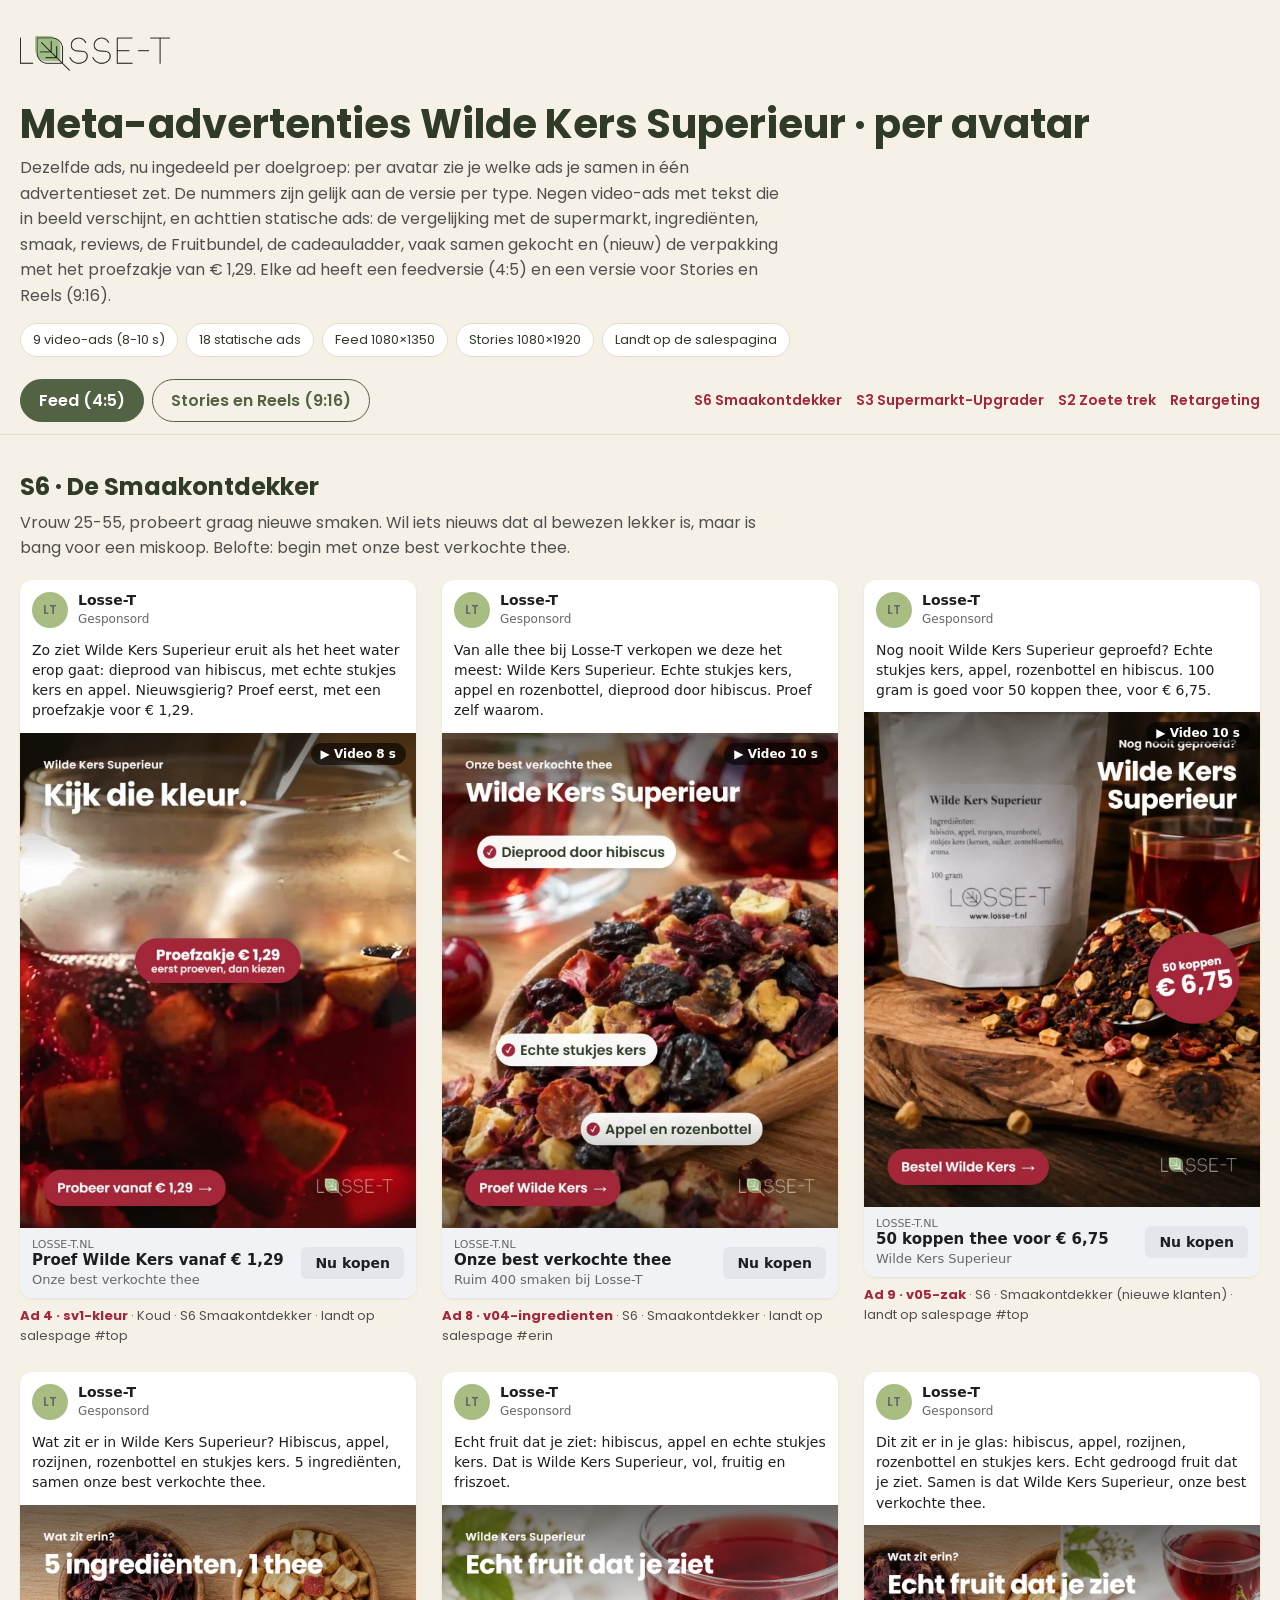
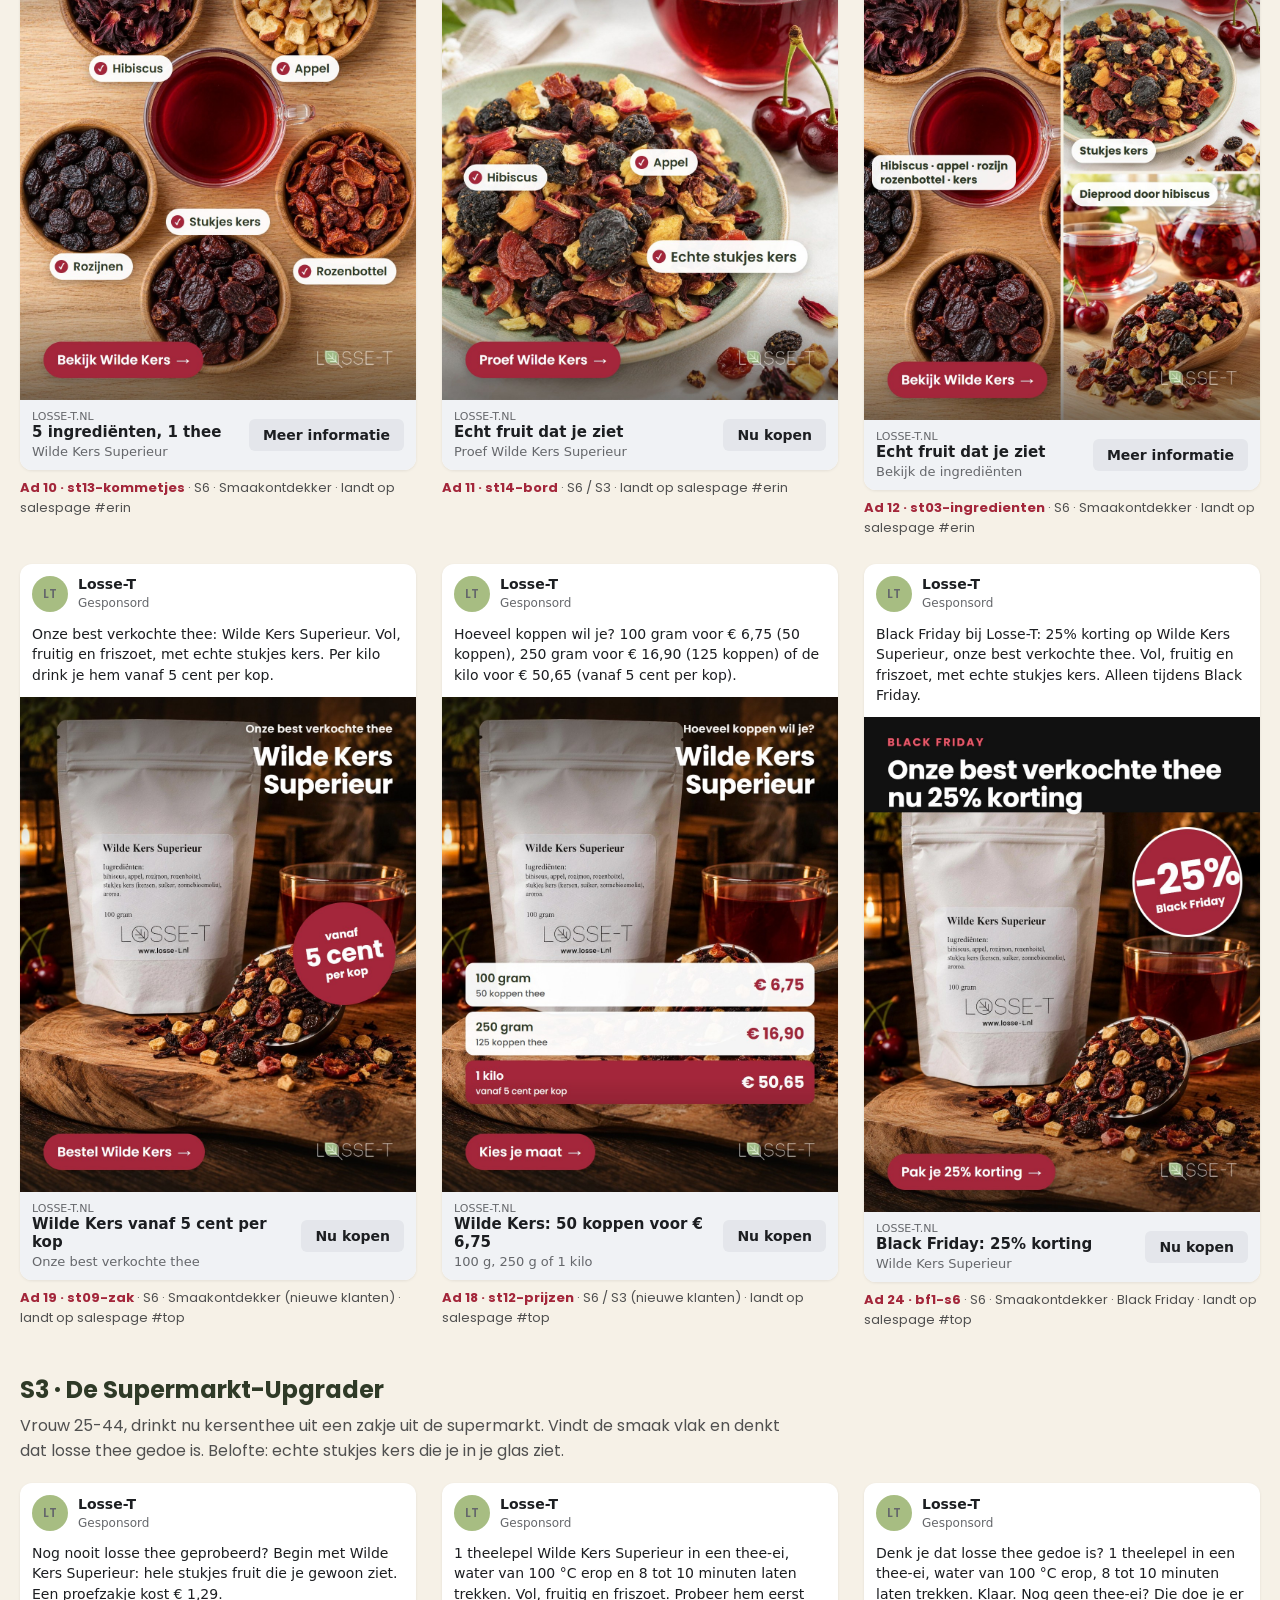
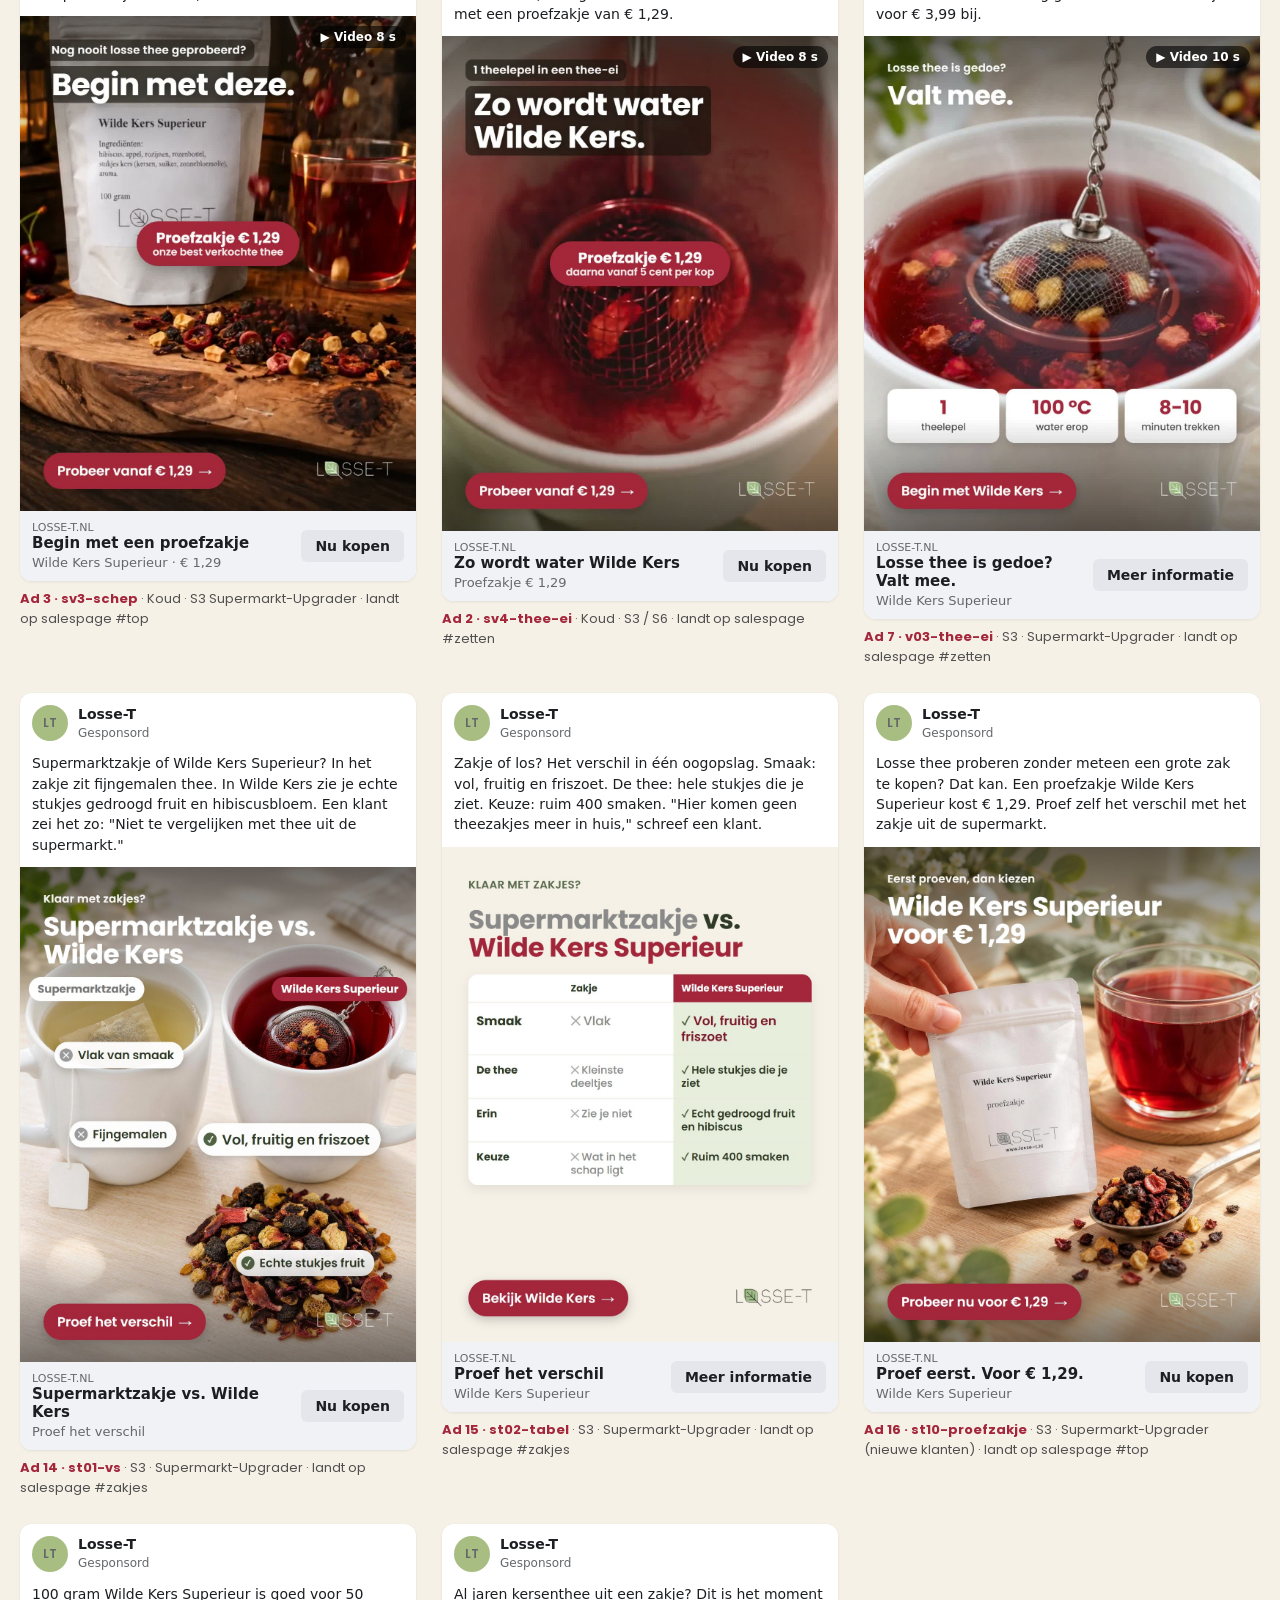
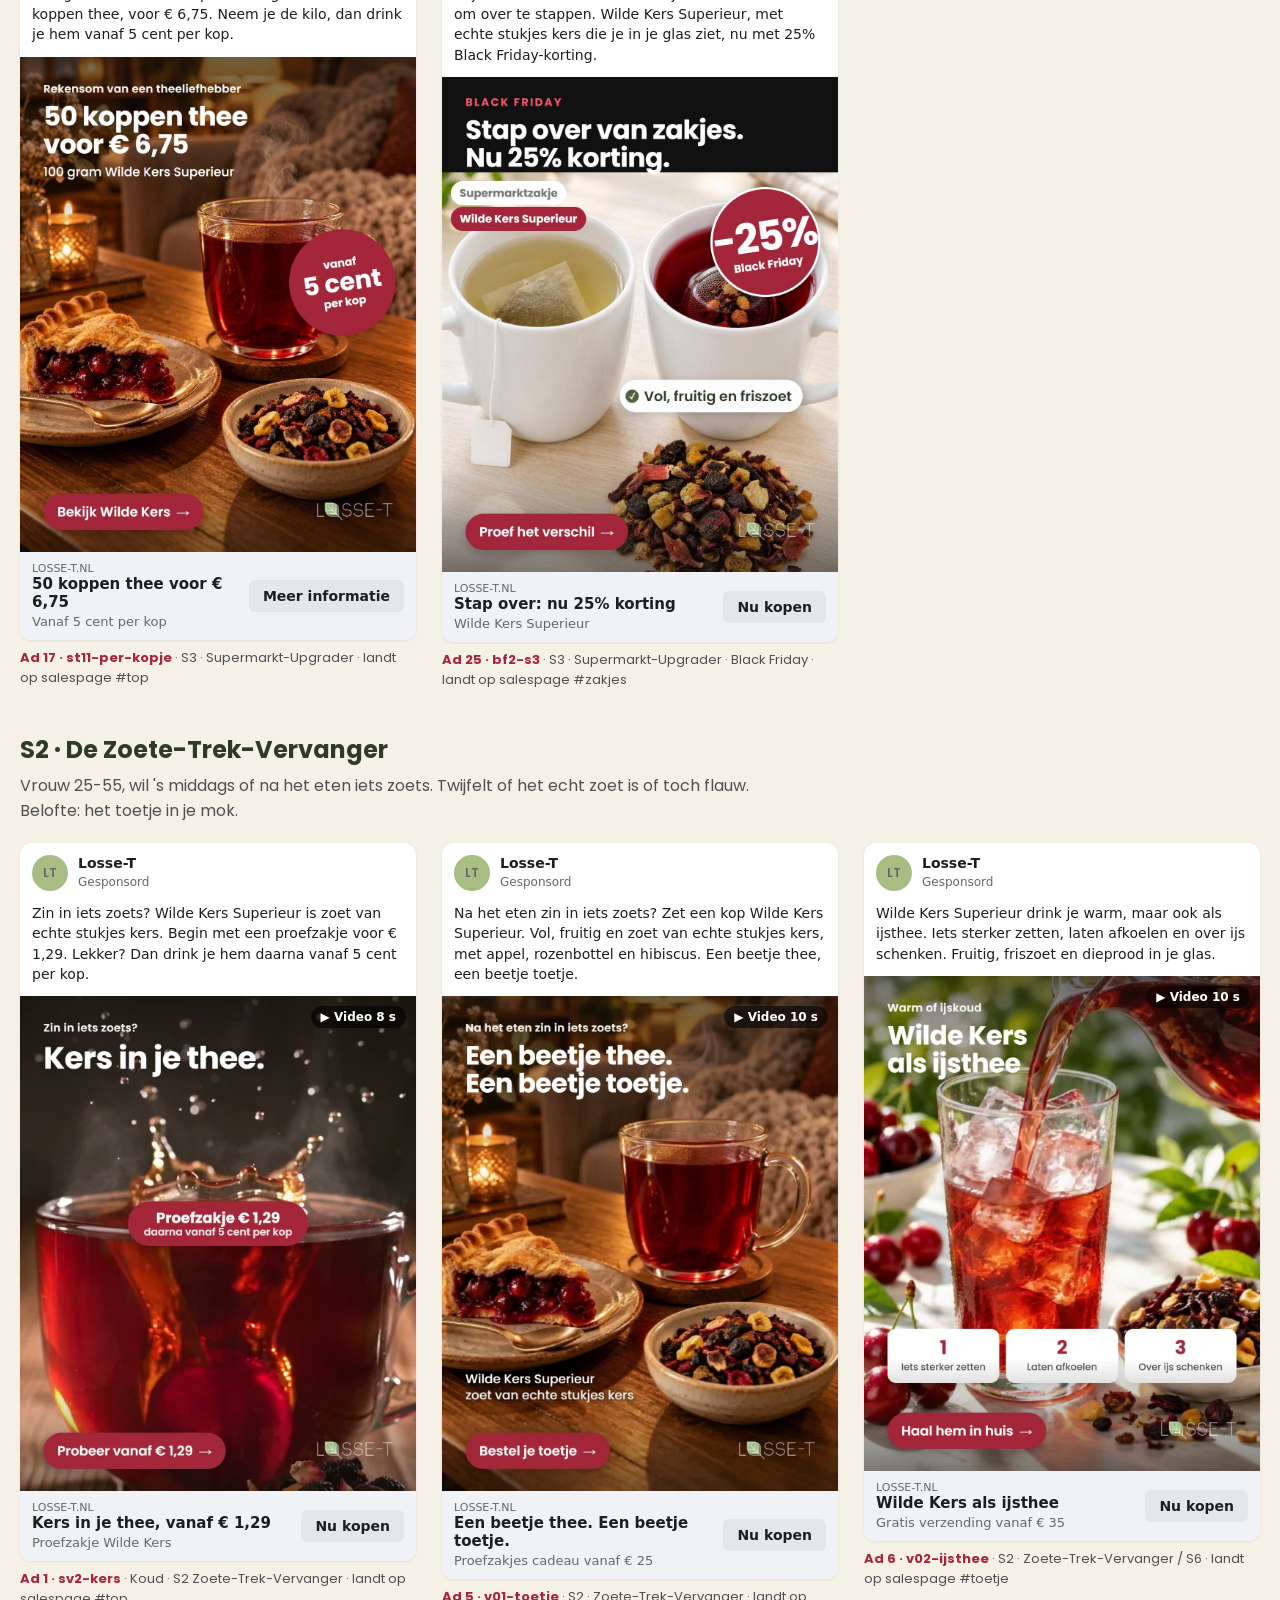
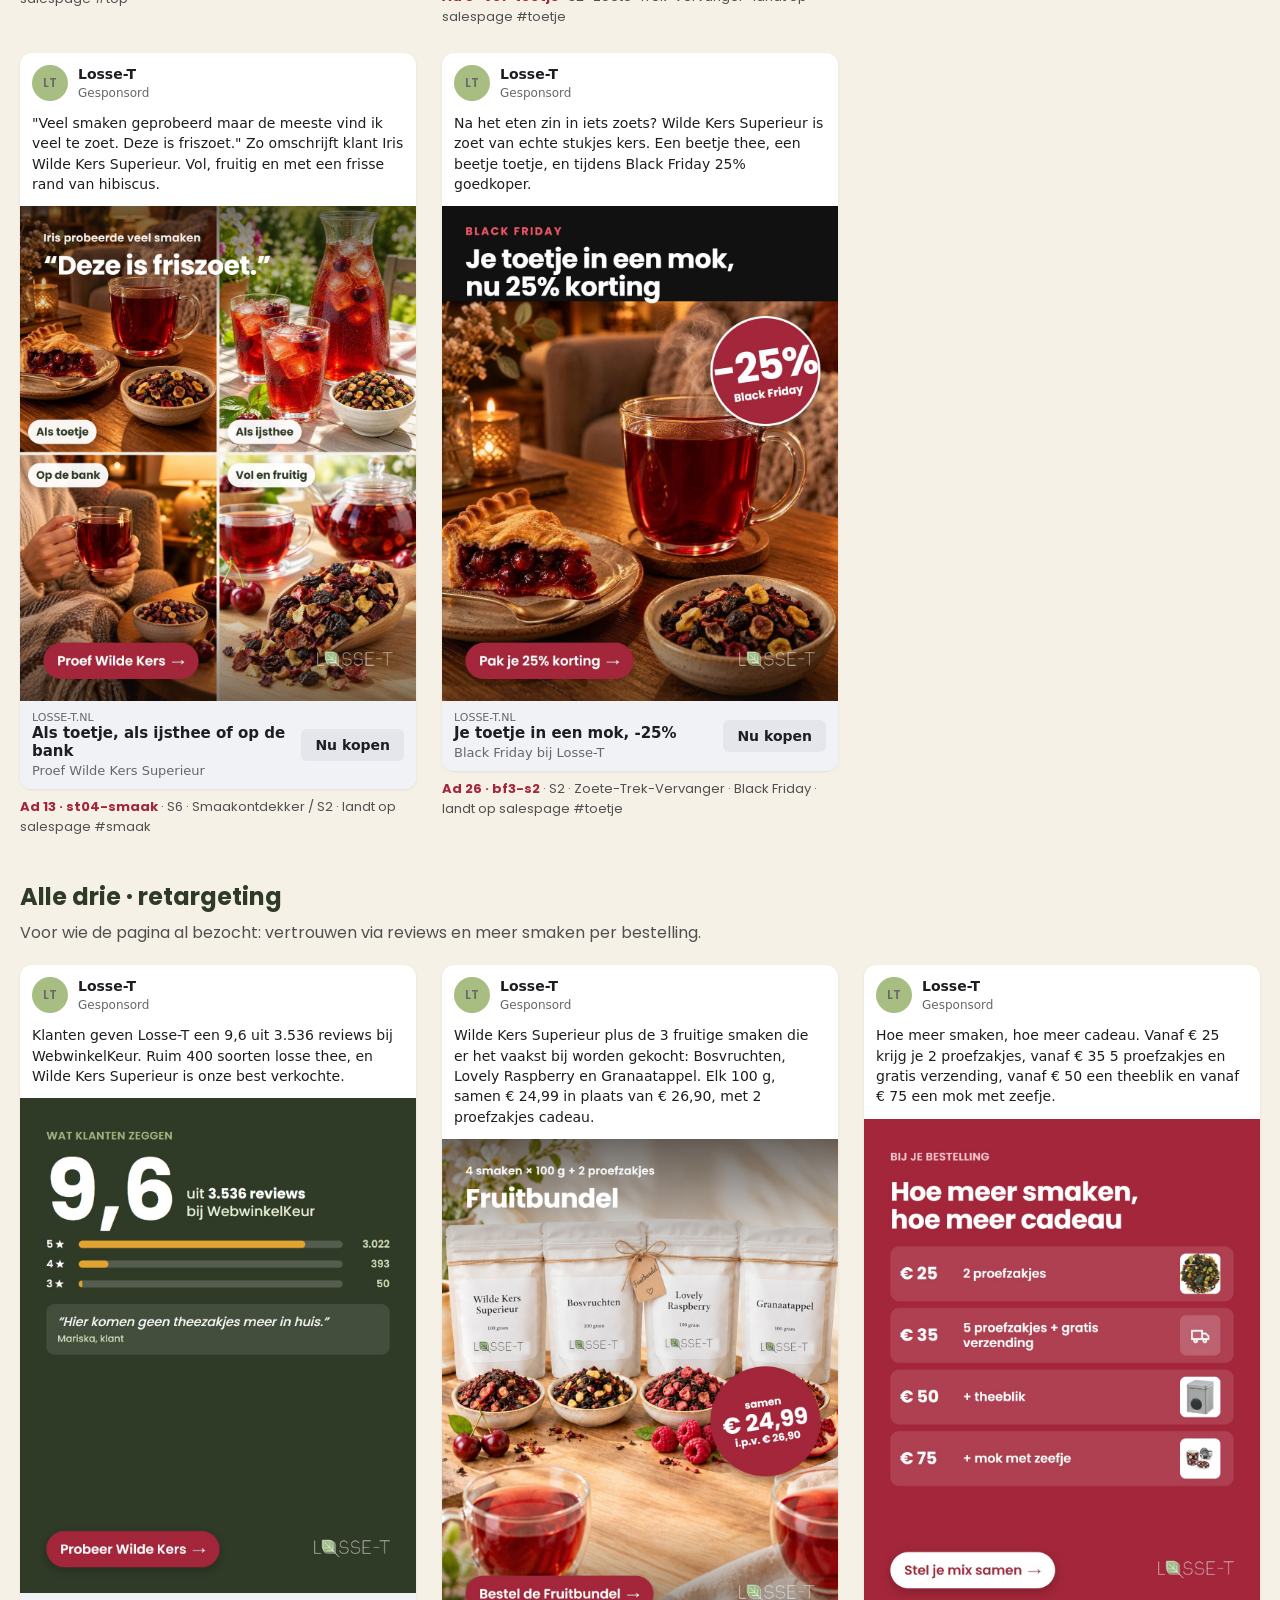
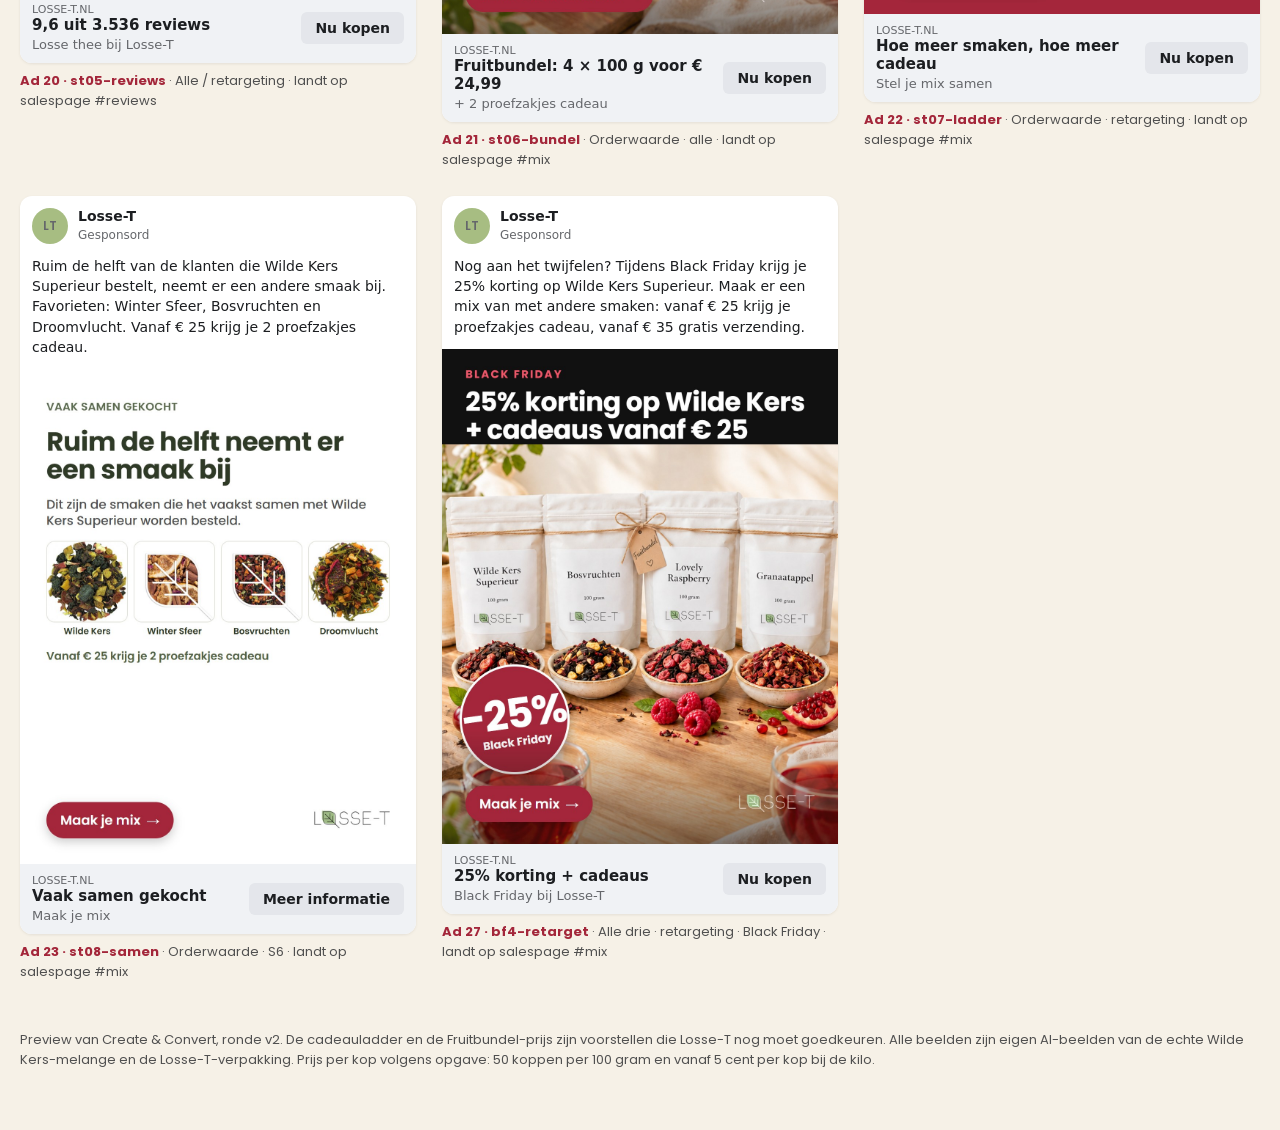
<file: wilde-kers-ads/avatars.html>
<!DOCTYPE html>
<meta name="robots" content="noindex,nofollow">
<meta name="viewport" content="width=device-width, initial-scale=1">
<title>Wilde Kers Ads per avatar</title>
<meta name="claude:viewport-fit-sides" content="cover">
<link rel="stylesheet" href="https://fonts.googleapis.com/css2?family=Poppins:wght@400;500;600;700&display=swap">
<style>
:root{color-scheme:light;--room:#F6F1E7;--bos:#526344;--salie:#A7BD82;--antraciet:#505050;--kers:#A3263A;--inkt:#2F3A27;--line:#e4dccd}
*{box-sizing:border-box}
body{margin:0;font-family:Poppins,system-ui,sans-serif;background:var(--room);color:var(--antraciet);-webkit-font-smoothing:antialiased}
.gutter{padding-left:max(16px,env(safe-area-inset-left,0px));padding-right:max(16px,env(safe-area-inset-right,0px))}
.wrap{max-width:1240px;margin:0 auto}
header{padding-block:36px 10px}
header img{height:38px}
h1{font-size:clamp(26px,4vw,40px);font-weight:700;color:var(--inkt);margin:20px 0 8px;line-height:1.15;text-wrap:balance}
header p{max-width:760px;line-height:1.6;margin:0}
.wat{display:flex;flex-wrap:wrap;gap:8px;margin-top:14px}
.wat span{background:#fff;border:1px solid var(--line);border-radius:999px;padding:6px 12px;font-size:13px;color:var(--inkt)}
.schakel{position:sticky;top:env(safe-area-inset-top,0px);z-index:5;background:var(--room);border-bottom:1px solid var(--line);padding-block:12px}
body::before{content:"";position:fixed;inset:0 0 auto;height:env(safe-area-inset-top,0px);z-index:10;background:var(--room)}
.schakel .wrap{display:flex;gap:8px;flex-wrap:wrap;align-items:center}
.schakel button{font:inherit;font-weight:600;border:1.5px solid var(--bos);background:transparent;color:var(--bos);padding:8px 18px;border-radius:999px;cursor:pointer;min-height:42px}
.schakel button[aria-pressed=true]{background:var(--bos);color:#fff}
.schakel nav{margin-left:auto;display:flex;gap:14px;font-size:14px}
.schakel nav a{color:var(--kers);font-weight:600;text-decoration:none}
section{padding-block:34px 8px}
h2{font-size:24px;font-weight:700;color:var(--inkt);margin:0}
.uitleg{margin:6px 0 20px;max-width:760px}
.grid{display:grid;grid-template-columns:repeat(auto-fill,minmax(min(100%,300px),1fr));gap:26px}
.post{background:#fff;border-radius:12px;overflow:hidden;box-shadow:0 1px 3px rgba(0,0,0,.08);font-family:system-ui,-apple-system,"Segoe UI",sans-serif;color:#1c1e21}
.kp{display:flex;gap:10px;align-items:center;padding:12px}
.av{width:36px;height:36px;border-radius:50%;background:var(--salie);color:#fff;display:grid;place-items:center;font:600 13px Poppins,sans-serif}
.kp b{display:block;font-size:14px}.kp span{font-size:12px;color:#65676b}
.prim{font-size:14px;line-height:1.45;padding:0 12px 12px;margin:0}
.media{position:relative}
.media img,.media video{display:block;width:100%;height:auto;aspect-ratio:4/5;object-fit:cover;background:#eee}
body.story .media img,body.story .media video{aspect-ratio:9/16}
html{overflow-anchor:none}
.media .s{display:none}
body.story .media .f{display:none}body.story .media .s{display:block}
body.story .prim,body.story .cta{display:none}
.vtag{position:absolute;right:10px;top:10px;background:rgba(0,0,0,.6);color:#fff;font-size:12px;font-weight:600;padding:4px 10px;border-radius:999px}
.cta{display:flex;justify-content:space-between;align-items:center;gap:12px;padding:10px 12px;background:#f0f2f5}
.cta small{font-size:11px;color:#65676b;display:block}.cta b{font-size:15px;display:block}.cta span{font-size:13px;color:#65676b}
.cta a{flex:none;background:#e4e6eb;border-radius:6px;padding:8px 14px;font-weight:600;font-size:14px}
.meta{font-size:13px;margin:8px 0 0}.meta b{color:var(--kers)}
footer{padding-block:40px 60px;font-size:13px}
</style>
<header class="gutter"><div class="wrap">
<img src="logo.png" alt="Losse-T">
<h1>Meta-advertenties Wilde Kers Superieur · per avatar</h1>
<p>Dezelfde ads, nu ingedeeld per doelgroep: per avatar zie je welke ads je samen in één advertentieset zet. De nummers zijn gelijk aan de versie per type. Negen video-ads met tekst die in beeld verschijnt, en achttien statische ads: de vergelijking met de supermarkt, ingrediënten, smaak, reviews, de Fruitbundel, de cadeauladder, vaak samen gekocht en (nieuw) de verpakking met het proefzakje van € 1,29. Elke ad heeft een feedversie (4:5) en een versie voor Stories en Reels (9:16).</p>
<div class="wat"><span>9 video-ads (8-10 s)</span><span>18 statische ads</span><span>Feed 1080×1350</span><span>Stories 1080×1920</span><span>Landt op de salespagina</span></div>
</div></header>
<div class="schakel gutter"><div class="wrap">
<button id="b-feed" aria-pressed="true">Feed (4:5)</button><button id="b-story" aria-pressed="false">Stories en Reels (9:16)</button>
<nav><a href="#s6">S6 Smaakontdekker</a><a href="#s3">S3 Supermarkt-Upgrader</a><a href="#s2">S2 Zoete trek</a><a href="#alle">Retargeting</a></nav>
</div></div>
<section class="gutter" id="s6"><div class="wrap"><h2>S6 · De Smaakontdekker</h2><p class="uitleg">Vrouw 25-55, probeert graag nieuwe smaken. Wil iets nieuws dat al bewezen lekker is, maar is bang voor een miskoop. Belofte: begin met onze best verkochte thee.</p><div class="grid"><article class="ad"><div class="post">
 <div class="kp"><span class="av">LT</span><div><b>Losse-T</b><span>Gesponsord</span></div></div>
 <p class="prim">Zo ziet Wilde Kers Superieur eruit als het heet water erop gaat: dieprood van hibiscus, met echte stukjes kers en appel. Nieuwsgierig? Proef eerst, met een proefzakje voor € 1,29.</p>
 <div class="media"><video class="f" src="ads/sv1-kleur-f.mp4" poster="ads/sv1-kleur-f.jpg" muted loop playsinline preload="none"></video><video class="s" src="ads/sv1-kleur-s.mp4" poster="ads/sv1-kleur-s.jpg" muted loop playsinline preload="none"></video><span class="vtag">▶ Video 8 s</span></div>
 <div class="cta"><div><small>LOSSE-T.NL</small><b>Proef Wilde Kers vanaf € 1,29</b><span>Onze best verkochte thee</span></div><a>Nu kopen</a></div>
</div><p class="meta"><b>Ad 4 · sv1-kleur</b> · Koud · S6 Smaakontdekker · landt op salespage #top</p></article><article class="ad"><div class="post">
 <div class="kp"><span class="av">LT</span><div><b>Losse-T</b><span>Gesponsord</span></div></div>
 <p class="prim">Van alle thee bij Losse-T verkopen we deze het meest: Wilde Kers Superieur. Echte stukjes kers, appel en rozenbottel, dieprood door hibiscus. Proef zelf waarom.</p>
 <div class="media"><video class="f" src="ads/v04-ingredienten-f.mp4" poster="ads/v04-ingredienten-f.jpg" muted loop playsinline preload="none"></video><video class="s" src="ads/v04-ingredienten-s.mp4" poster="ads/v04-ingredienten-s.jpg" muted loop playsinline preload="none"></video><span class="vtag">▶ Video 10 s</span></div>
 <div class="cta"><div><small>LOSSE-T.NL</small><b>Onze best verkochte thee</b><span>Ruim 400 smaken bij Losse-T</span></div><a>Nu kopen</a></div>
</div><p class="meta"><b>Ad 8 · v04-ingredienten</b> · S6 · Smaakontdekker · landt op salespage #erin</p></article><article class="ad"><div class="post">
 <div class="kp"><span class="av">LT</span><div><b>Losse-T</b><span>Gesponsord</span></div></div>
 <p class="prim">Nog nooit Wilde Kers Superieur geproefd? Echte stukjes kers, appel, rozenbottel en hibiscus. 100 gram is goed voor 50 koppen thee, voor € 6,75.</p>
 <div class="media"><video class="f" src="ads/v05-zak-f.mp4" poster="ads/v05-zak-f.jpg" muted loop playsinline preload="none"></video><video class="s" src="ads/v05-zak-s.mp4" poster="ads/v05-zak-s.jpg" muted loop playsinline preload="none"></video><span class="vtag">▶ Video 10 s</span></div>
 <div class="cta"><div><small>LOSSE-T.NL</small><b>50 koppen thee voor € 6,75</b><span>Wilde Kers Superieur</span></div><a>Nu kopen</a></div>
</div><p class="meta"><b>Ad 9 · v05-zak</b> · S6 · Smaakontdekker (nieuwe klanten) · landt op salespage #top</p></article><article class="ad"><div class="post">
 <div class="kp"><span class="av">LT</span><div><b>Losse-T</b><span>Gesponsord</span></div></div>
 <p class="prim">Wat zit er in Wilde Kers Superieur? Hibiscus, appel, rozijnen, rozenbottel en stukjes kers. 5 ingrediënten, samen onze best verkochte thee.</p>
 <div class="media"><img class="f" src="ads/st13-kommetjes-f.jpg" alt="" loading="lazy"><img class="s" src="ads/st13-kommetjes-s.jpg" alt="" loading="lazy"></div>
 <div class="cta"><div><small>LOSSE-T.NL</small><b>5 ingrediënten, 1 thee</b><span>Wilde Kers Superieur</span></div><a>Meer informatie</a></div>
</div><p class="meta"><b>Ad 10 · st13-kommetjes</b> · S6 · Smaakontdekker · landt op salespage #erin</p></article><article class="ad"><div class="post">
 <div class="kp"><span class="av">LT</span><div><b>Losse-T</b><span>Gesponsord</span></div></div>
 <p class="prim">Echt fruit dat je ziet: hibiscus, appel en echte stukjes kers. Dat is Wilde Kers Superieur, vol, fruitig en friszoet.</p>
 <div class="media"><img class="f" src="ads/st14-bord-f.jpg" alt="" loading="lazy"><img class="s" src="ads/st14-bord-s.jpg" alt="" loading="lazy"></div>
 <div class="cta"><div><small>LOSSE-T.NL</small><b>Echt fruit dat je ziet</b><span>Proef Wilde Kers Superieur</span></div><a>Nu kopen</a></div>
</div><p class="meta"><b>Ad 11 · st14-bord</b> · S6 / S3 · landt op salespage #erin</p></article><article class="ad"><div class="post">
 <div class="kp"><span class="av">LT</span><div><b>Losse-T</b><span>Gesponsord</span></div></div>
 <p class="prim">Dit zit er in je glas: hibiscus, appel, rozijnen, rozenbottel en stukjes kers. Echt gedroogd fruit dat je ziet. Samen is dat Wilde Kers Superieur, onze best verkochte thee.</p>
 <div class="media"><img class="f" src="ads/st03-ingredienten-f.jpg" alt="" loading="lazy"><img class="s" src="ads/st03-ingredienten-s.jpg" alt="" loading="lazy"></div>
 <div class="cta"><div><small>LOSSE-T.NL</small><b>Echt fruit dat je ziet</b><span>Bekijk de ingrediënten</span></div><a>Meer informatie</a></div>
</div><p class="meta"><b>Ad 12 · st03-ingredienten</b> · S6 · Smaakontdekker · landt op salespage #erin</p></article><article class="ad"><div class="post">
 <div class="kp"><span class="av">LT</span><div><b>Losse-T</b><span>Gesponsord</span></div></div>
 <p class="prim">Onze best verkochte thee: Wilde Kers Superieur. Vol, fruitig en friszoet, met echte stukjes kers. Per kilo drink je hem vanaf 5 cent per kop.</p>
 <div class="media"><img class="f" src="ads/st09-zak-f.jpg" alt="" loading="lazy"><img class="s" src="ads/st09-zak-s.jpg" alt="" loading="lazy"></div>
 <div class="cta"><div><small>LOSSE-T.NL</small><b>Wilde Kers vanaf 5 cent per kop</b><span>Onze best verkochte thee</span></div><a>Nu kopen</a></div>
</div><p class="meta"><b>Ad 19 · st09-zak</b> · S6 · Smaakontdekker (nieuwe klanten) · landt op salespage #top</p></article><article class="ad"><div class="post">
 <div class="kp"><span class="av">LT</span><div><b>Losse-T</b><span>Gesponsord</span></div></div>
 <p class="prim">Hoeveel koppen wil je? 100 gram voor € 6,75 (50 koppen), 250 gram voor € 16,90 (125 koppen) of de kilo voor € 50,65 (vanaf 5 cent per kop).</p>
 <div class="media"><img class="f" src="ads/st12-prijzen-f.jpg" alt="" loading="lazy"><img class="s" src="ads/st12-prijzen-s.jpg" alt="" loading="lazy"></div>
 <div class="cta"><div><small>LOSSE-T.NL</small><b>Wilde Kers: 50 koppen voor € 6,75</b><span>100 g, 250 g of 1 kilo</span></div><a>Nu kopen</a></div>
</div><p class="meta"><b>Ad 18 · st12-prijzen</b> · S6 / S3 (nieuwe klanten) · landt op salespage #top</p></article><article class="ad"><div class="post">
 <div class="kp"><span class="av">LT</span><div><b>Losse-T</b><span>Gesponsord</span></div></div>
 <p class="prim">Black Friday bij Losse-T: 25% korting op Wilde Kers Superieur, onze best verkochte thee. Vol, fruitig en friszoet, met echte stukjes kers. Alleen tijdens Black Friday.</p>
 <div class="media"><img class="f" src="ads/bf1-s6-f.jpg" alt="" loading="lazy"><img class="s" src="ads/bf1-s6-s.jpg" alt="" loading="lazy"></div>
 <div class="cta"><div><small>LOSSE-T.NL</small><b>Black Friday: 25% korting</b><span>Wilde Kers Superieur</span></div><a>Nu kopen</a></div>
</div><p class="meta"><b>Ad 24 · bf1-s6</b> · S6 · Smaakontdekker · Black Friday · landt op salespage #top</p></article></div></div></section><section class="gutter" id="s3"><div class="wrap"><h2>S3 · De Supermarkt-Upgrader</h2><p class="uitleg">Vrouw 25-44, drinkt nu kersenthee uit een zakje uit de supermarkt. Vindt de smaak vlak en denkt dat losse thee gedoe is. Belofte: echte stukjes kers die je in je glas ziet.</p><div class="grid"><article class="ad"><div class="post">
 <div class="kp"><span class="av">LT</span><div><b>Losse-T</b><span>Gesponsord</span></div></div>
 <p class="prim">Nog nooit losse thee geprobeerd? Begin met Wilde Kers Superieur: hele stukjes fruit die je gewoon ziet. Een proefzakje kost € 1,29.</p>
 <div class="media"><video class="f" src="ads/sv3-schep-f.mp4" poster="ads/sv3-schep-f.jpg" muted loop playsinline preload="none"></video><video class="s" src="ads/sv3-schep-s.mp4" poster="ads/sv3-schep-s.jpg" muted loop playsinline preload="none"></video><span class="vtag">▶ Video 8 s</span></div>
 <div class="cta"><div><small>LOSSE-T.NL</small><b>Begin met een proefzakje</b><span>Wilde Kers Superieur · € 1,29</span></div><a>Nu kopen</a></div>
</div><p class="meta"><b>Ad 3 · sv3-schep</b> · Koud · S3 Supermarkt-Upgrader · landt op salespage #top</p></article><article class="ad"><div class="post">
 <div class="kp"><span class="av">LT</span><div><b>Losse-T</b><span>Gesponsord</span></div></div>
 <p class="prim">1 theelepel Wilde Kers Superieur in een thee-ei, water van 100 °C erop en 8 tot 10 minuten laten trekken. Vol, fruitig en friszoet. Probeer hem eerst met een proefzakje van € 1,29.</p>
 <div class="media"><video class="f" src="ads/sv4-thee-ei-f.mp4" poster="ads/sv4-thee-ei-f.jpg" muted loop playsinline preload="none"></video><video class="s" src="ads/sv4-thee-ei-s.mp4" poster="ads/sv4-thee-ei-s.jpg" muted loop playsinline preload="none"></video><span class="vtag">▶ Video 8 s</span></div>
 <div class="cta"><div><small>LOSSE-T.NL</small><b>Zo wordt water Wilde Kers</b><span>Proefzakje € 1,29</span></div><a>Nu kopen</a></div>
</div><p class="meta"><b>Ad 2 · sv4-thee-ei</b> · Koud · S3 / S6 · landt op salespage #zetten</p></article><article class="ad"><div class="post">
 <div class="kp"><span class="av">LT</span><div><b>Losse-T</b><span>Gesponsord</span></div></div>
 <p class="prim">Denk je dat losse thee gedoe is? 1 theelepel in een thee-ei, water van 100 °C erop, 8 tot 10 minuten laten trekken. Klaar. Nog geen thee-ei? Die doe je er voor € 3,99 bij.</p>
 <div class="media"><video class="f" src="ads/v03-thee-ei-f.mp4" poster="ads/v03-thee-ei-f.jpg" muted loop playsinline preload="none"></video><video class="s" src="ads/v03-thee-ei-s.mp4" poster="ads/v03-thee-ei-s.jpg" muted loop playsinline preload="none"></video><span class="vtag">▶ Video 10 s</span></div>
 <div class="cta"><div><small>LOSSE-T.NL</small><b>Losse thee is gedoe? Valt mee.</b><span>Wilde Kers Superieur</span></div><a>Meer informatie</a></div>
</div><p class="meta"><b>Ad 7 · v03-thee-ei</b> · S3 · Supermarkt-Upgrader · landt op salespage #zetten</p></article><article class="ad"><div class="post">
 <div class="kp"><span class="av">LT</span><div><b>Losse-T</b><span>Gesponsord</span></div></div>
 <p class="prim">Supermarktzakje of Wilde Kers Superieur? In het zakje zit fijngemalen thee. In Wilde Kers zie je echte stukjes gedroogd fruit en hibiscusbloem. Een klant zei het zo: "Niet te vergelijken met thee uit de supermarkt."</p>
 <div class="media"><img class="f" src="ads/st01-vs-f.jpg" alt="" loading="lazy"><img class="s" src="ads/st01-vs-s.jpg" alt="" loading="lazy"></div>
 <div class="cta"><div><small>LOSSE-T.NL</small><b>Supermarktzakje vs. Wilde Kers</b><span>Proef het verschil</span></div><a>Nu kopen</a></div>
</div><p class="meta"><b>Ad 14 · st01-vs</b> · S3 · Supermarkt-Upgrader · landt op salespage #zakjes</p></article><article class="ad"><div class="post">
 <div class="kp"><span class="av">LT</span><div><b>Losse-T</b><span>Gesponsord</span></div></div>
 <p class="prim">Zakje of los? Het verschil in één oogopslag. Smaak: vol, fruitig en friszoet. De thee: hele stukjes die je ziet. Keuze: ruim 400 smaken. "Hier komen geen theezakjes meer in huis," schreef een klant.</p>
 <div class="media"><img class="f" src="ads/st02-tabel-f.jpg" alt="" loading="lazy"><img class="s" src="ads/st02-tabel-s.jpg" alt="" loading="lazy"></div>
 <div class="cta"><div><small>LOSSE-T.NL</small><b>Proef het verschil</b><span>Wilde Kers Superieur</span></div><a>Meer informatie</a></div>
</div><p class="meta"><b>Ad 15 · st02-tabel</b> · S3 · Supermarkt-Upgrader · landt op salespage #zakjes</p></article><article class="ad"><div class="post">
 <div class="kp"><span class="av">LT</span><div><b>Losse-T</b><span>Gesponsord</span></div></div>
 <p class="prim">Losse thee proberen zonder meteen een grote zak te kopen? Dat kan. Een proefzakje Wilde Kers Superieur kost € 1,29. Proef zelf het verschil met het zakje uit de supermarkt.</p>
 <div class="media"><img class="f" src="ads/st10-proefzakje-f.jpg" alt="" loading="lazy"><img class="s" src="ads/st10-proefzakje-s.jpg" alt="" loading="lazy"></div>
 <div class="cta"><div><small>LOSSE-T.NL</small><b>Proef eerst. Voor € 1,29.</b><span>Wilde Kers Superieur</span></div><a>Nu kopen</a></div>
</div><p class="meta"><b>Ad 16 · st10-proefzakje</b> · S3 · Supermarkt-Upgrader (nieuwe klanten) · landt op salespage #top</p></article><article class="ad"><div class="post">
 <div class="kp"><span class="av">LT</span><div><b>Losse-T</b><span>Gesponsord</span></div></div>
 <p class="prim">100 gram Wilde Kers Superieur is goed voor 50 koppen thee, voor € 6,75. Neem je de kilo, dan drink je hem vanaf 5 cent per kop.</p>
 <div class="media"><img class="f" src="ads/st11-per-kopje-f.jpg" alt="" loading="lazy"><img class="s" src="ads/st11-per-kopje-s.jpg" alt="" loading="lazy"></div>
 <div class="cta"><div><small>LOSSE-T.NL</small><b>50 koppen thee voor € 6,75</b><span>Vanaf 5 cent per kop</span></div><a>Meer informatie</a></div>
</div><p class="meta"><b>Ad 17 · st11-per-kopje</b> · S3 · Supermarkt-Upgrader · landt op salespage #top</p></article><article class="ad"><div class="post">
 <div class="kp"><span class="av">LT</span><div><b>Losse-T</b><span>Gesponsord</span></div></div>
 <p class="prim">Al jaren kersenthee uit een zakje? Dit is het moment om over te stappen. Wilde Kers Superieur, met echte stukjes kers die je in je glas ziet, nu met 25% Black Friday-korting.</p>
 <div class="media"><img class="f" src="ads/bf2-s3-f.jpg" alt="" loading="lazy"><img class="s" src="ads/bf2-s3-s.jpg" alt="" loading="lazy"></div>
 <div class="cta"><div><small>LOSSE-T.NL</small><b>Stap over: nu 25% korting</b><span>Wilde Kers Superieur</span></div><a>Nu kopen</a></div>
</div><p class="meta"><b>Ad 25 · bf2-s3</b> · S3 · Supermarkt-Upgrader · Black Friday · landt op salespage #zakjes</p></article></div></div></section><section class="gutter" id="s2"><div class="wrap"><h2>S2 · De Zoete-Trek-Vervanger</h2><p class="uitleg">Vrouw 25-55, wil 's middags of na het eten iets zoets. Twijfelt of het echt zoet is of toch flauw. Belofte: het toetje in je mok.</p><div class="grid"><article class="ad"><div class="post">
 <div class="kp"><span class="av">LT</span><div><b>Losse-T</b><span>Gesponsord</span></div></div>
 <p class="prim">Zin in iets zoets? Wilde Kers Superieur is zoet van echte stukjes kers. Begin met een proefzakje voor € 1,29. Lekker? Dan drink je hem daarna vanaf 5 cent per kop.</p>
 <div class="media"><video class="f" src="ads/sv2-kers-f.mp4" poster="ads/sv2-kers-f.jpg" muted loop playsinline preload="none"></video><video class="s" src="ads/sv2-kers-s.mp4" poster="ads/sv2-kers-s.jpg" muted loop playsinline preload="none"></video><span class="vtag">▶ Video 8 s</span></div>
 <div class="cta"><div><small>LOSSE-T.NL</small><b>Kers in je thee, vanaf € 1,29</b><span>Proefzakje Wilde Kers</span></div><a>Nu kopen</a></div>
</div><p class="meta"><b>Ad 1 · sv2-kers</b> · Koud · S2 Zoete-Trek-Vervanger · landt op salespage #top</p></article><article class="ad"><div class="post">
 <div class="kp"><span class="av">LT</span><div><b>Losse-T</b><span>Gesponsord</span></div></div>
 <p class="prim">Na het eten zin in iets zoets? Zet een kop Wilde Kers Superieur. Vol, fruitig en zoet van echte stukjes kers, met appel, rozenbottel en hibiscus. Een beetje thee, een beetje toetje.</p>
 <div class="media"><video class="f" src="ads/v01-toetje-f.mp4" poster="ads/v01-toetje-f.jpg" muted loop playsinline preload="none"></video><video class="s" src="ads/v01-toetje-s.mp4" poster="ads/v01-toetje-s.jpg" muted loop playsinline preload="none"></video><span class="vtag">▶ Video 10 s</span></div>
 <div class="cta"><div><small>LOSSE-T.NL</small><b>Een beetje thee. Een beetje toetje.</b><span>Proefzakjes cadeau vanaf € 25</span></div><a>Nu kopen</a></div>
</div><p class="meta"><b>Ad 5 · v01-toetje</b> · S2 · Zoete-Trek-Vervanger · landt op salespage #toetje</p></article><article class="ad"><div class="post">
 <div class="kp"><span class="av">LT</span><div><b>Losse-T</b><span>Gesponsord</span></div></div>
 <p class="prim">Wilde Kers Superieur drink je warm, maar ook als ijsthee. Iets sterker zetten, laten afkoelen en over ijs schenken. Fruitig, friszoet en dieprood in je glas.</p>
 <div class="media"><video class="f" src="ads/v02-ijsthee-f.mp4" poster="ads/v02-ijsthee-f.jpg" muted loop playsinline preload="none"></video><video class="s" src="ads/v02-ijsthee-s.mp4" poster="ads/v02-ijsthee-s.jpg" muted loop playsinline preload="none"></video><span class="vtag">▶ Video 10 s</span></div>
 <div class="cta"><div><small>LOSSE-T.NL</small><b>Wilde Kers als ijsthee</b><span>Gratis verzending vanaf € 35</span></div><a>Nu kopen</a></div>
</div><p class="meta"><b>Ad 6 · v02-ijsthee</b> · S2 · Zoete-Trek-Vervanger / S6 · landt op salespage #toetje</p></article><article class="ad"><div class="post">
 <div class="kp"><span class="av">LT</span><div><b>Losse-T</b><span>Gesponsord</span></div></div>
 <p class="prim">"Veel smaken geprobeerd maar de meeste vind ik veel te zoet. Deze is friszoet." Zo omschrijft klant Iris Wilde Kers Superieur. Vol, fruitig en met een frisse rand van hibiscus.</p>
 <div class="media"><img class="f" src="ads/st04-smaak-f.jpg" alt="" loading="lazy"><img class="s" src="ads/st04-smaak-s.jpg" alt="" loading="lazy"></div>
 <div class="cta"><div><small>LOSSE-T.NL</small><b>Als toetje, als ijsthee of op de bank</b><span>Proef Wilde Kers Superieur</span></div><a>Nu kopen</a></div>
</div><p class="meta"><b>Ad 13 · st04-smaak</b> · S6 · Smaakontdekker / S2 · landt op salespage #smaak</p></article><article class="ad"><div class="post">
 <div class="kp"><span class="av">LT</span><div><b>Losse-T</b><span>Gesponsord</span></div></div>
 <p class="prim">Na het eten zin in iets zoets? Wilde Kers Superieur is zoet van echte stukjes kers. Een beetje thee, een beetje toetje, en tijdens Black Friday 25% goedkoper.</p>
 <div class="media"><img class="f" src="ads/bf3-s2-f.jpg" alt="" loading="lazy"><img class="s" src="ads/bf3-s2-s.jpg" alt="" loading="lazy"></div>
 <div class="cta"><div><small>LOSSE-T.NL</small><b>Je toetje in een mok, -25%</b><span>Black Friday bij Losse-T</span></div><a>Nu kopen</a></div>
</div><p class="meta"><b>Ad 26 · bf3-s2</b> · S2 · Zoete-Trek-Vervanger · Black Friday · landt op salespage #toetje</p></article></div></div></section><section class="gutter" id="alle"><div class="wrap"><h2>Alle drie · retargeting</h2><p class="uitleg">Voor wie de pagina al bezocht: vertrouwen via reviews en meer smaken per bestelling.</p><div class="grid"><article class="ad"><div class="post">
 <div class="kp"><span class="av">LT</span><div><b>Losse-T</b><span>Gesponsord</span></div></div>
 <p class="prim">Klanten geven Losse-T een 9,6 uit 3.536 reviews bij WebwinkelKeur. Ruim 400 soorten losse thee, en Wilde Kers Superieur is onze best verkochte.</p>
 <div class="media"><img class="f" src="ads/st05-reviews-f.jpg" alt="" loading="lazy"><img class="s" src="ads/st05-reviews-s.jpg" alt="" loading="lazy"></div>
 <div class="cta"><div><small>LOSSE-T.NL</small><b>9,6 uit 3.536 reviews</b><span>Losse thee bij Losse-T</span></div><a>Nu kopen</a></div>
</div><p class="meta"><b>Ad 20 · st05-reviews</b> · Alle / retargeting · landt op salespage #reviews</p></article><article class="ad"><div class="post">
 <div class="kp"><span class="av">LT</span><div><b>Losse-T</b><span>Gesponsord</span></div></div>
 <p class="prim">Wilde Kers Superieur plus de 3 fruitige smaken die er het vaakst bij worden gekocht: Bosvruchten, Lovely Raspberry en Granaatappel. Elk 100 g, samen € 24,99 in plaats van € 26,90, met 2 proefzakjes cadeau.</p>
 <div class="media"><img class="f" src="ads/st06-bundel-f.jpg" alt="" loading="lazy"><img class="s" src="ads/st06-bundel-s.jpg" alt="" loading="lazy"></div>
 <div class="cta"><div><small>LOSSE-T.NL</small><b>Fruitbundel: 4 × 100 g voor € 24,99</b><span>+ 2 proefzakjes cadeau</span></div><a>Nu kopen</a></div>
</div><p class="meta"><b>Ad 21 · st06-bundel</b> · Orderwaarde · alle · landt op salespage #mix</p></article><article class="ad"><div class="post">
 <div class="kp"><span class="av">LT</span><div><b>Losse-T</b><span>Gesponsord</span></div></div>
 <p class="prim">Hoe meer smaken, hoe meer cadeau. Vanaf € 25 krijg je 2 proefzakjes, vanaf € 35 5 proefzakjes en gratis verzending, vanaf € 50 een theeblik en vanaf € 75 een mok met zeefje.</p>
 <div class="media"><img class="f" src="ads/st07-ladder-f.jpg" alt="" loading="lazy"><img class="s" src="ads/st07-ladder-s.jpg" alt="" loading="lazy"></div>
 <div class="cta"><div><small>LOSSE-T.NL</small><b>Hoe meer smaken, hoe meer cadeau</b><span>Stel je mix samen</span></div><a>Nu kopen</a></div>
</div><p class="meta"><b>Ad 22 · st07-ladder</b> · Orderwaarde · retargeting · landt op salespage #mix</p></article><article class="ad"><div class="post">
 <div class="kp"><span class="av">LT</span><div><b>Losse-T</b><span>Gesponsord</span></div></div>
 <p class="prim">Ruim de helft van de klanten die Wilde Kers Superieur bestelt, neemt er een andere smaak bij. Favorieten: Winter Sfeer, Bosvruchten en Droomvlucht. Vanaf € 25 krijg je 2 proefzakjes cadeau.</p>
 <div class="media"><img class="f" src="ads/st08-samen-f.jpg" alt="" loading="lazy"><img class="s" src="ads/st08-samen-s.jpg" alt="" loading="lazy"></div>
 <div class="cta"><div><small>LOSSE-T.NL</small><b>Vaak samen gekocht</b><span>Maak je mix</span></div><a>Meer informatie</a></div>
</div><p class="meta"><b>Ad 23 · st08-samen</b> · Orderwaarde · S6 · landt op salespage #mix</p></article><article class="ad"><div class="post">
 <div class="kp"><span class="av">LT</span><div><b>Losse-T</b><span>Gesponsord</span></div></div>
 <p class="prim">Nog aan het twijfelen? Tijdens Black Friday krijg je 25% korting op Wilde Kers Superieur. Maak er een mix van met andere smaken: vanaf € 25 krijg je proefzakjes cadeau, vanaf € 35 gratis verzending.</p>
 <div class="media"><img class="f" src="ads/bf4-retarget-f.jpg" alt="" loading="lazy"><img class="s" src="ads/bf4-retarget-s.jpg" alt="" loading="lazy"></div>
 <div class="cta"><div><small>LOSSE-T.NL</small><b>25% korting + cadeaus</b><span>Black Friday bij Losse-T</span></div><a>Nu kopen</a></div>
</div><p class="meta"><b>Ad 27 · bf4-retarget</b> · Alle drie · retargeting · Black Friday · landt op salespage #mix</p></article></div></div></section><footer class="gutter"><div class="wrap">Preview van Create &amp; Convert, ronde v2. De cadeauladder en de Fruitbundel-prijs zijn voorstellen die Losse-T nog moet goedkeuren. Alle beelden zijn eigen AI-beelden van de echte Wilde Kers-melange en de Losse-T-verpakking. Prijs per kop volgens opgave: 50 koppen per 100 gram en vanaf 5 cent per kop bij de kilo.</div></footer>
<script>
var bf=document.getElementById('b-feed'),bs=document.getElementById('b-story');
function zet(st){document.body.classList.toggle('story',st);bf.setAttribute('aria-pressed',!st);bs.setAttribute('aria-pressed',st);document.querySelectorAll('video').forEach(function(v){v.pause();io.unobserve(v);io.observe(v);});}
bf.onclick=function(){zet(false)};bs.onclick=function(){zet(true)};
if('scrollRestoration' in history)history.scrollRestoration='manual';
if(!location.hash)window.scrollTo(0,0);
var io=new IntersectionObserver(function(es){es.forEach(function(e){var v=e.target;if(e.isIntersecting&&v.offsetParent){v.play().catch(function(){});}else{v.pause();}});},{rootMargin:'100px'});
document.querySelectorAll('video').forEach(function(v){io.observe(v);});
</script>
</file>
